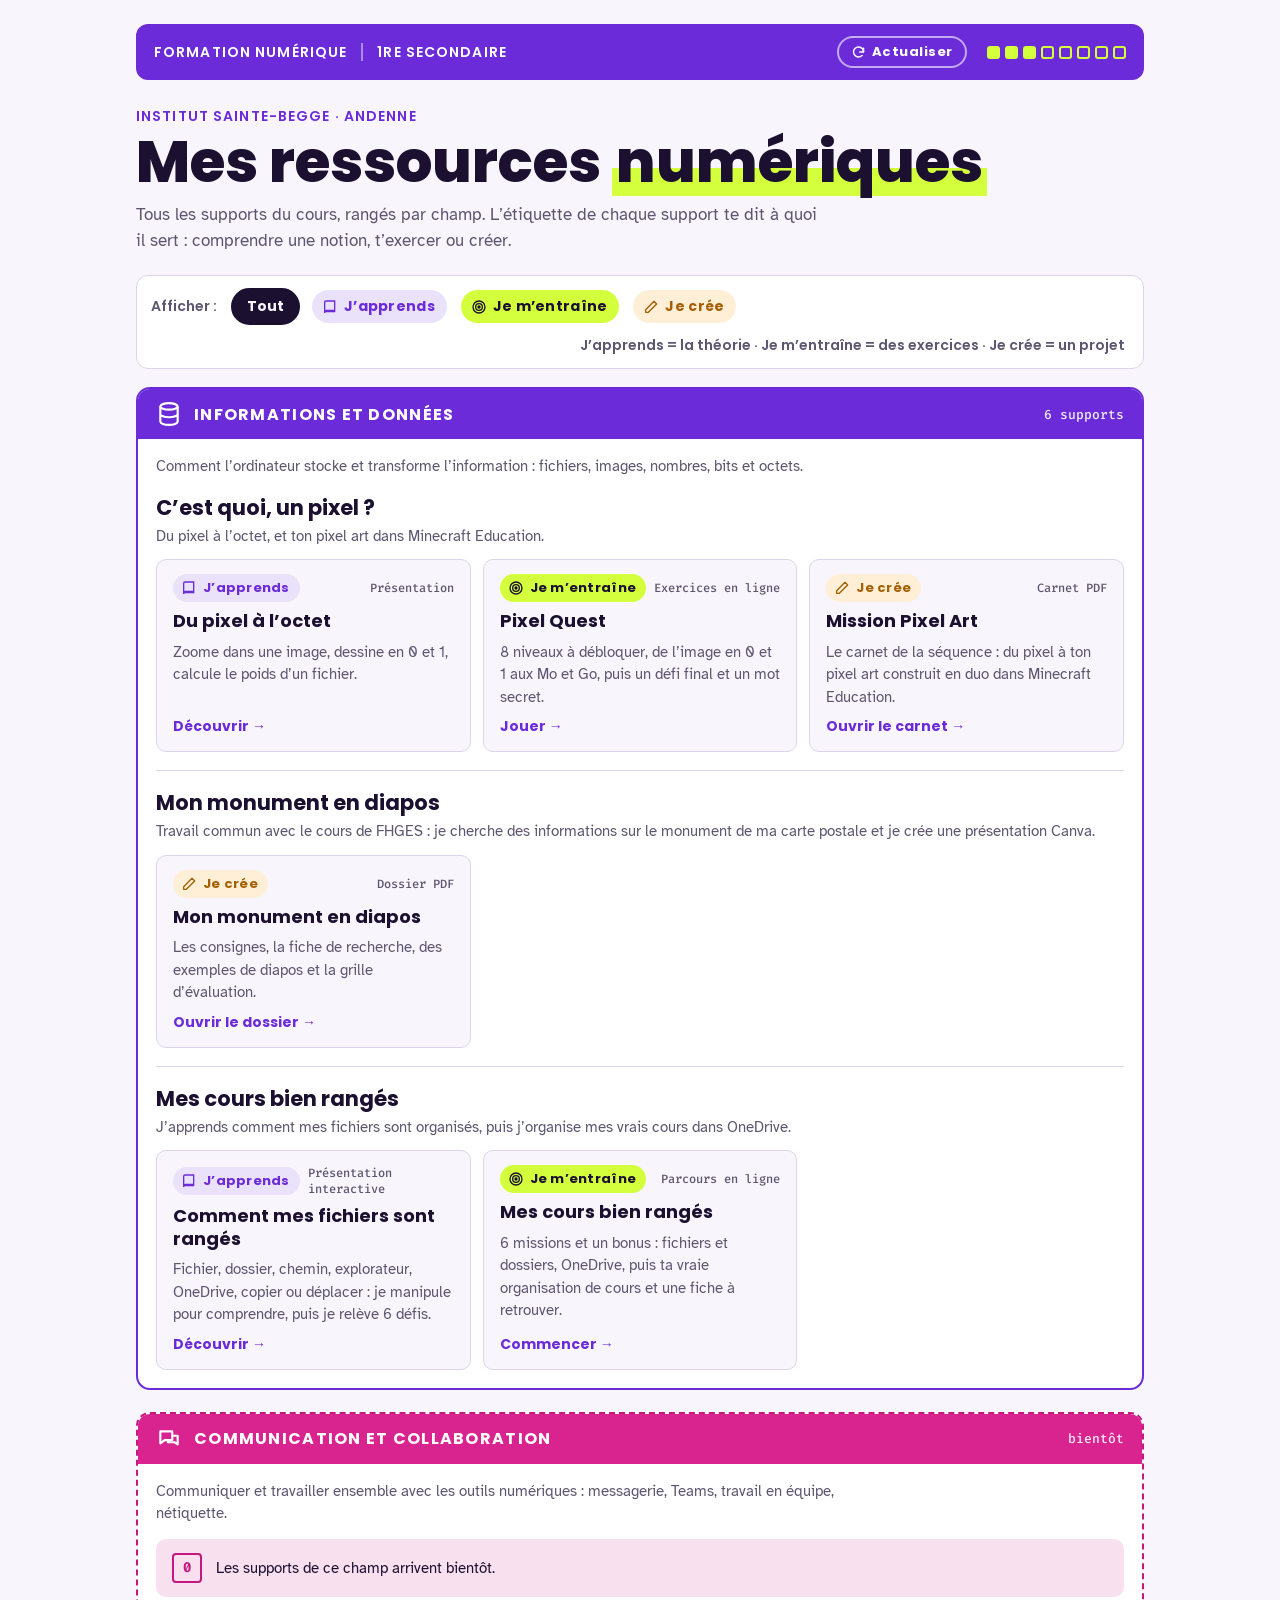
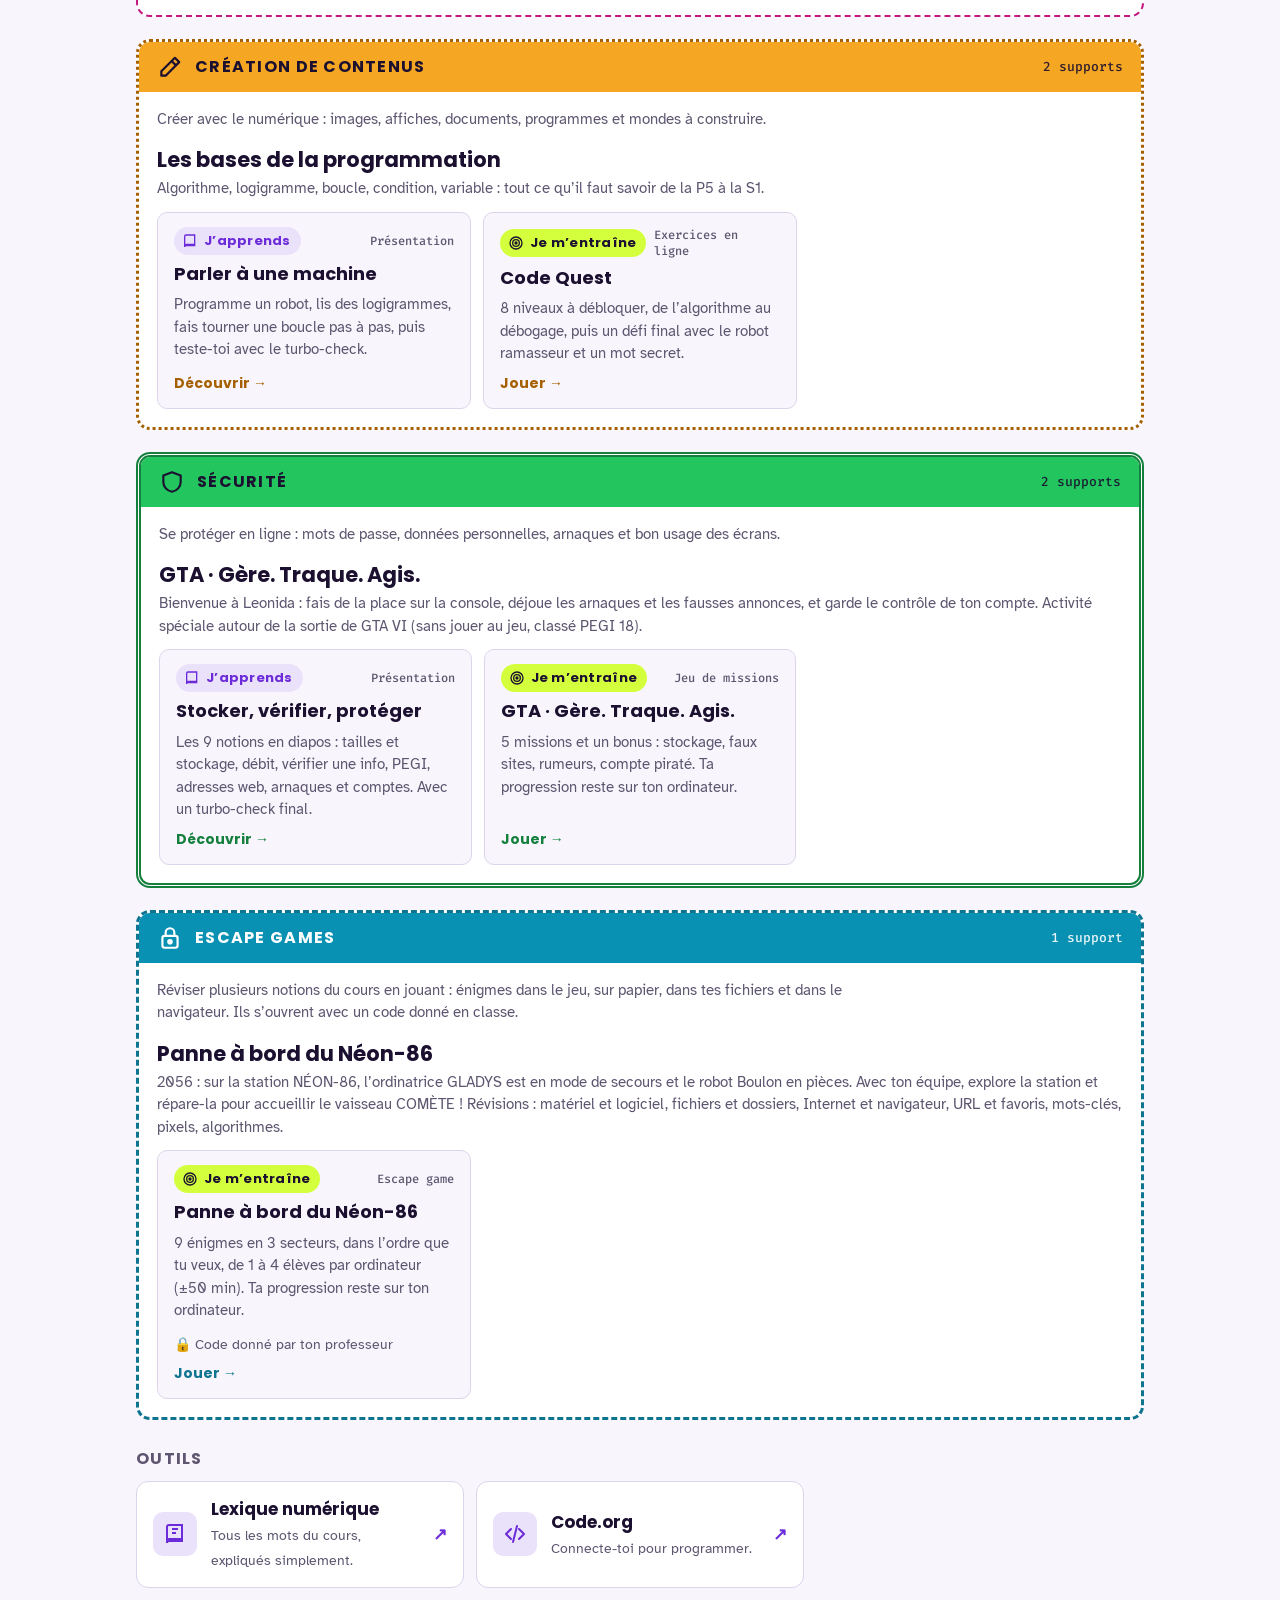
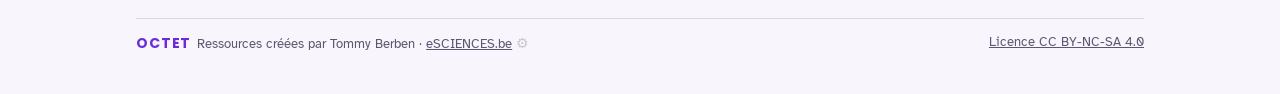
<file: index.html>
<!doctype html>
<html lang="fr">
<head>
<meta charset="utf-8">
<meta name="viewport" content="width=device-width, initial-scale=1">
<title>S1 · Formation numérique</title>
<meta name="description" content="Les ressources du cours de formation numérique de 1re secondaire, classées par champ : Informations et données, Communication et collaboration, Création de contenus, Sécurité, et des escape games de révision.">
<link rel="preconnect" href="https://fonts.googleapis.com">
<link rel="stylesheet" href="https://fonts.googleapis.com/css2?family=Atkinson+Hyperlegible:wght@400;700&family=Poppins:wght@600;700;800&family=Fira+Code:wght@500&display=swap">
<style>
/* Portail élèves, charte OCTET : un bandeau, un filtre J'apprends / Je m'entraîne / Je crée, puis les 4 champs du cours, chacun avec sa couleur, son picto et son style de bordure */
:root {
  --fond: #F8F6FC; --surface: #FFFFFF; --encre: #1B1030; --discret: #5E5670; --filet: #DCD4EA;
  --violet: #6C2BD9; --violet-texte: #6C2BD9; --violet-clair: #EAE1FA;
  --magenta: #D9248F; --magenta-texte: #C2187F; --magenta-clair: #F9E0EF;
  --ambre: #F5A623; --ambre-texte: #A65F00; --ambre-clair: #FEEFD6;
  --vert: #22C55E; --vert-texte: #15803D; --vert-clair: #E0F7E8;
  --neon: #D4FF3D; --sur-neon: #1B1030;
  --f-titre: "Poppins", Arial, sans-serif; --f-corps: "Atkinson Hyperlegible", Verdana, sans-serif; --f-code: "Fira Code", Consolas, monospace;
}
@media (prefers-color-scheme: dark) { :root {
  --fond: #140C24; --surface: #1F1634; --encre: #F2EDFB; --discret: #B7AECB; --filet: #3A2E55;
  --violet: #7C3AED; --violet-texte: #B794FF; --violet-clair: #2C1F4A;
  --magenta-texte: #F472B6; --magenta-clair: #3A1530;
  --ambre-texte: #FBBF24; --ambre-clair: #36260C;
  --vert-texte: #4ADE80; --vert-clair: #12301F; color-scheme: dark; } }

* { box-sizing: border-box; }
[hidden] { display: none !important; }
body { margin: 0; background: var(--fond); color: var(--encre); font-family: var(--f-corps); font-size: 17px; line-height: 1.5; }
.page { max-width: 1040px; margin: 0 auto; padding: 24px 16px 40px; }
a { color: inherit; }
:focus-visible { outline: 3px solid var(--neon); outline-offset: 2px; }

/* Bandeau OCTET */
.bandeau { display: flex; align-items: center; gap: 14px; padding: 12px 18px; border-radius: 12px; background: var(--violet); color: #FFFFFF;
  font: 600 14px var(--f-titre); letter-spacing: .08em; text-transform: uppercase; flex-wrap: wrap; }
.bandeau .sep { width: 2px; height: 18px; background: currentColor; opacity: .45; }
.actualiser { margin-left: auto; display: inline-flex; align-items: center; gap: 6px; font: 700 13px var(--f-titre); letter-spacing: .04em; text-transform: none; background: transparent; color: #FFFFFF; border: 2px solid rgba(255,255,255,.6); border-radius: 999px; padding: 4px 12px; cursor: pointer; }
.actualiser:hover, .actualiser:focus-visible { background: #FFFFFF; color: var(--violet); }
.actualiser svg { width: 15px; height: 15px; }
.actualiser.tourne svg { animation: tourne .8s linear infinite; }
@keyframes tourne { to { transform: rotate(360deg); } }
@media (prefers-reduced-motion: reduce) { .actualiser.tourne svg { animation: none; } }
.bandeau .octet { margin-left: 6px; display: flex; gap: 5px; }
.bandeau .octet i { width: 13px; height: 13px; border: 2px solid var(--neon); border-radius: 3px; }
.bandeau .octet i.on { background: var(--neon); }

header.titre { margin: 26px 0 18px; }
.eyebrow { font: 600 14px var(--f-titre); letter-spacing: .08em; text-transform: uppercase; color: var(--violet-texte); margin: 0 0 4px; }
h1 { font: 800 clamp(34px, 6vw, 58px)/1.06 var(--f-titre); margin: 0 0 10px; text-wrap: balance; }
h1 .neon { background: linear-gradient(transparent 58%, var(--neon) 58%, var(--neon) 92%, transparent 92%); padding: 0 4px; }
@media (prefers-color-scheme: dark) { h1 .neon { background: var(--neon); color: var(--sur-neon); border-radius: 6px; padding: 0 8px; } }
.intro { color: var(--discret); max-width: 62ch; margin: 0; }

/* Étiquettes */
.etiquette { display: inline-flex; align-items: center; gap: 6px; font: 700 13px var(--f-titre); letter-spacing: .02em; padding: 4px 10px 4px 8px; border-radius: 999px; white-space: nowrap; }
.etiquette svg { width: 16px; height: 16px; flex: none; }
.apprends { background: var(--violet-clair); color: var(--violet-texte); }
.entraine { background: var(--neon); color: var(--sur-neon); }
.cree { background: var(--ambre-clair); color: var(--ambre-texte); }

/* Filtre */
.filtre { display: flex; align-items: center; gap: 10px; flex-wrap: wrap; margin: 22px 0 8px; padding: 12px 14px; background: var(--surface); border: 1.5px solid var(--filet); border-radius: 12px; }
.filtre > span { font: 600 14px var(--f-titre); color: var(--discret); margin-right: 4px; }
.filtre button { font: inherit; cursor: pointer; border: 2px solid transparent; background: transparent; padding: 0; border-radius: 999px; }
.filtre button .etiquette { font-size: 14px; padding: 6px 12px 6px 10px; }
.filtre button.tous { font: 700 14px var(--f-titre); padding: 6px 14px; border: 2px solid var(--filet); color: var(--encre); }
.filtre button[aria-pressed="true"] { border-color: var(--encre); }
.filtre button.tous[aria-pressed="true"] { background: var(--encre); color: var(--fond); }
.filtre .aide { margin-left: auto; font-size: 14px; color: var(--discret); }

/* Champs */
.champs { display: grid; gap: 22px; margin-top: 18px; }
.champ { background: var(--surface); border: var(--bw, 2px) var(--bs, solid) var(--ct); border-radius: 14px; overflow: hidden; }
.champ > header { display: flex; align-items: center; gap: 12px; padding: 12px 18px; background: var(--c); color: var(--cs); }
.champ > header svg { width: 26px; height: 26px; flex: none; }
.champ > header h2 { margin: 0; font: 700 16px var(--f-titre); letter-spacing: .08em; text-transform: uppercase; }
.champ > header .compte { margin-left: auto; font: 500 13px var(--f-code); opacity: .9; }
.champ .corps { padding: 16px 18px 18px; }
.champ .quoi { margin: 0 0 14px; color: var(--discret); font-size: 15px; max-width: 70ch; }
.c-info { --c: var(--violet); --ct: var(--violet-texte); --cs: #FFFFFF; --cc: var(--violet-clair); --bs: solid; }
.c-comm { --c: var(--magenta); --ct: var(--magenta-texte); --cs: #FFFFFF; --cc: var(--magenta-clair); --bs: dashed; }
.c-crea { --c: var(--ambre); --ct: var(--ambre-texte); --cs: #1B1030; --cc: var(--ambre-clair); --bs: dotted; --bw: 3px; }
.c-secu { --c: var(--vert); --ct: var(--vert-texte); --cs: #1B1030; --cc: var(--vert-clair); --bs: double; --bw: 5px; }
.c-jeux { --c: #0891B2; --ct: #0E7490; --cs: #FFFFFF; --cc: #DDF4F8; --bs: dashed; --bw: 3px; }
@media (prefers-color-scheme: dark) { .c-jeux { --ct: #67E8F9; --cc: #0C2F38; } }
.verrou-code { display: inline-flex; align-items: center; gap: 6px; font-size: 14px; color: var(--discret); margin-top: 4px; }

/* Séquence et supports */
.sequence + .sequence { margin-top: 18px; padding-top: 16px; border-top: 1.5px solid var(--filet); }
.sequence h3 { margin: 0 0 2px; font: 700 21px var(--f-titre); }
.sequence .sous { margin: 0 0 12px; font-size: 15px; color: var(--discret); }
.supports { display: grid; grid-template-columns: repeat(auto-fill, minmax(260px, 1fr)); gap: 12px; }
.support { display: flex; flex-direction: column; gap: 8px; padding: 14px 16px; border-radius: 10px; border: 1.5px solid var(--filet); background: var(--fond); text-decoration: none; transition: transform .12s, border-color .12s; }
.support:hover { transform: translateY(-2px); border-color: var(--ct); }
.support .haut { display: flex; align-items: center; justify-content: space-between; gap: 8px; }
.support .format { font: 500 12px var(--f-code); color: var(--discret); }
.support b { font: 700 18px/1.25 var(--f-titre); }
.support p { margin: 0; font-size: 15px; color: var(--discret); }
.support .ouvrir { margin-top: auto; font: 700 14px var(--f-titre); color: var(--ct); }
.support.bientot { cursor: default; border-style: dashed; opacity: .75; }
.support.bientot:hover { transform: none; border-color: var(--filet); }
@media (prefers-reduced-motion: reduce) { .support { transition: none; } .support:hover { transform: none; } }

.vide { display: flex; align-items: center; gap: 14px; padding: 14px 16px; border-radius: 10px; background: var(--cc); }
.vide .bit { width: 30px; height: 30px; flex: none; border: 2px solid var(--ct); border-radius: 4px; display: grid; place-items: center; font: 700 14px var(--f-code); color: var(--ct); }
.vide p { margin: 0; font-size: 15px; }
.rien { display: none; padding: 12px 16px; border-radius: 10px; background: var(--fond); color: var(--discret); font-size: 15px; }

/* Consignes du jour */
.consignes { margin: 0 0 20px; border: 3px solid var(--violet-texte); border-radius: 14px; background: var(--surface); overflow: hidden; }
.consignes > header { display: flex; align-items: center; gap: 12px; flex-wrap: wrap; padding: 12px 20px; background: var(--neon); color: #1B1030; }
.consignes > header h2 { margin: 0; font: 800 22px var(--f-titre); }
.consignes > header .date { font: 600 16px var(--f-titre); }
.consignes ol { list-style: none; margin: 0; padding: 16px 20px 20px; display: grid; gap: 14px; counter-reset: c; }
.consignes li { display: grid; grid-template-columns: 42px 1fr; gap: 14px; align-items: start; font: 400 clamp(19px, 2.4vw, 24px)/1.4 var(--f-corps); }
.consignes li b { font-weight: 800; }
.consignes li .txt p { margin: 0; }
.consignes li .txt p + p, .consignes li .txt ul + p, .consignes li .txt p + ul { margin-top: 6px; }
.consignes li .txt ul { margin: 0; padding-left: 1.2em; list-style: disc; display: block; }
.consignes li .txt ul li { display: list-item; font: inherit; }
.consignes li .txt ul li::before { content: none; }
.consignes li::before { counter-increment: c; content: counter(c); width: 42px; height: 42px; display: grid; place-items: center; background: var(--violet); color: #FFFFFF; border-radius: 6px; font: 800 22px var(--f-titre); }
.brouillon { font: 700 12px var(--f-code); background: #1B1030; color: var(--neon); padding: 3px 10px; border-radius: 999px; }

/* Espace prof */
.prof { margin: 0 0 20px; padding: 16px 18px; border-radius: 14px; border: 2px dashed var(--ambre-texte); background: var(--ambre-clair); }
.prof h2 { margin: 0 0 4px; font: 700 18px var(--f-titre); color: var(--ambre-texte); }
.prof .ligne { display: flex; gap: 10px; align-items: center; flex-wrap: wrap; margin: 8px 0; }
.prof label { font: 600 14px var(--f-titre); }
.prof input[type=date], .prof textarea { font: 16px var(--f-corps); padding: 8px 10px; border: 2px solid var(--filet); border-radius: 8px; background: var(--surface); color: var(--encre); }
.prof .edit { display: grid; gap: 8px; margin: 10px 0; }
.prof .edit-ligne { display: grid; grid-template-columns: 34px 1fr auto; gap: 8px; align-items: start; }
.prof .edit-ligne span { width: 34px; height: 34px; display: grid; place-items: center; background: var(--violet); color: #fff; border-radius: 6px; font: 800 16px var(--f-titre); }
.prof textarea { width: 100%; min-height: 42px; resize: vertical; overflow: hidden; }
.prof .outils { display: flex; gap: 8px; align-items: center; flex-wrap: wrap; margin: 10px 0 0; }
.prof .outils button.gras { font-weight: 900; min-width: 40px; }
.prof .aide { font-size: 14px; color: var(--discret); }
.prof .aide code { font: 13px var(--f-code); background: var(--surface); padding: 1px 5px; border-radius: 4px; }
.prof button { font: 700 14px var(--f-titre); border-radius: 8px; padding: 8px 14px; cursor: pointer; border: 2px solid var(--violet-texte); background: transparent; color: var(--violet-texte); }
.prof button.plein { background: var(--violet); border-color: var(--violet); color: #fff; }
.prof button.suppr { padding: 6px 10px; border-color: var(--filet); color: var(--discret); }
.prof .etapes-pub { margin: 10px 0 0; padding: 10px 14px; border-radius: 10px; background: var(--surface); font-size: 15px; }
.prof .etapes-pub ol { margin: 6px 0 0; padding-left: 20px; }
.prof .etapes-pub a { color: var(--violet-texte); font-weight: 700; }
.prof .msg { font-size: 14px; color: var(--discret); }
.statut { margin: 6px 0 0; padding: 8px 12px; border-radius: 8px; font: 600 14px var(--f-titre); background: var(--surface); }
.statut.ok { color: #15803D; } .statut.attente { color: var(--ambre-texte); }
.prof details { margin-top: 10px; background: var(--surface); border-radius: 10px; padding: 8px 14px; font-size: 14px; }
.prof details summary { cursor: pointer; font: 700 14px var(--f-titre); color: var(--violet-texte); }
.prof details ol { margin: 6px 0; padding-left: 20px; }
.prof details input { font: 14px var(--f-code); padding: 6px 8px; border: 2px solid var(--filet); border-radius: 8px; background: var(--surface); color: var(--encre); width: min(100%, 360px); }
.code-prof { display: flex; gap: 8px; align-items: center; flex-wrap: wrap; margin: 0 0 16px; font-size: 14px; }
.code-prof input { font: 15px var(--f-code); padding: 6px 8px; border: 2px solid var(--filet); border-radius: 8px; background: var(--surface); color: var(--encre); width: 130px; }
.code-prof button { font: 700 13px var(--f-titre); padding: 6px 12px; border-radius: 8px; border: 2px solid var(--violet-texte); background: transparent; color: var(--violet-texte); cursor: pointer; }
.roue { border: 0; background: transparent; color: var(--discret); opacity: .3; cursor: pointer; font-size: 14px; padding: 2px 4px; }
.roue:hover, .roue:focus-visible { opacity: 1; }

/* Outils */
.outils { margin-top: 26px; }
.outils h2 { font: 700 16px var(--f-titre); letter-spacing: .08em; text-transform: uppercase; color: var(--discret); margin: 0 0 10px; }
.outils .liste { display: grid; grid-template-columns: repeat(auto-fill, minmax(260px, 1fr)); gap: 12px; }
.outil { display: flex; gap: 14px; align-items: center; padding: 14px 16px; border-radius: 12px; background: var(--surface); border: 1.5px solid var(--filet); text-decoration: none; color: var(--encre); }
.outil:hover, .outil:focus-visible { border-color: var(--violet-texte); }
.outil .ico { width: 44px; height: 44px; flex: none; border-radius: 10px; display: grid; place-items: center; background: var(--violet-clair); color: var(--violet-texte); }
.outil .ico svg { width: 24px; height: 24px; }
.outil b { display: block; font: 700 17px var(--f-titre); }
.outil span.txt { font-size: 14px; color: var(--discret); }
.outil .ext { margin-left: auto; color: var(--violet-texte); font-weight: 700; }

footer { margin-top: 30px; padding-top: 14px; border-top: 1.5px solid var(--filet); display: flex; justify-content: space-between; gap: 12px; flex-wrap: wrap; font-size: 13px; color: var(--discret); }
footer .logo { font: 700 14px var(--f-titre); letter-spacing: .06em; color: var(--violet-texte); margin-right: 6px; }
</style>
</head>
<body>
<div class="page">

  <div class="bandeau"><span>Formation numérique</span><span class="sep"></span><span>1re secondaire</span>
    <button type="button" class="actualiser" id="actualiser" title="Afficher les derniers documents ajoutés"><svg viewBox="0 0 24 24" fill="none" stroke="currentColor" stroke-width="2.4" stroke-linecap="round" stroke-linejoin="round" aria-hidden="true"><path d="M20 11a8 8 0 1 0-2.3 5.7"/><path d="M20 5v6h-6"/></svg>Actualiser</button>
    <span class="octet" aria-hidden="true"><i class="on"></i><i class="on"></i><i class="on"></i><i></i><i></i><i></i><i></i><i></i></span></div>

  <header class="titre">
    <p class="eyebrow">Institut Sainte-Begge · Andenne</p>
    <h1>Mes ressources <span class="neon">numériques</span></h1>
    <p class="intro">Tous les supports du cours, rangés par champ. L’étiquette de chaque support te dit à quoi il sert : comprendre une notion, t’exercer ou créer.</p>
  </header>

  <div class="code-prof" id="code-prof" hidden><label for="code-input">Code enseignant :</label><input type="password" id="code-input" autocomplete="off"><button type="button" id="code-ok">OK</button><span id="code-msg" class="msg"></span></div>

  <section class="prof" id="prof" hidden aria-label="Espace enseignant">
    <h2>Espace prof · consignes du jour</h2>
    <p class="msg" style="margin:0">Écris tes consignes : elles s’affichent en grand en haut de la page, <b>sur cet ordinateur uniquement</b> (l’écran de la classe). Elles restent affichées quand tu quittes le mode prof, même après avoir fermé la page.</p>
    <div class="ligne"><span class="aide">La date affichée suit automatiquement la date du jour.</span><label style="display:flex;gap:6px;align-items:center"><input type="checkbox" id="c-visible" checked> Afficher à l’écran</label></div>
    <div class="outils"><button type="button" class="gras" id="c-gras" title="Mettre en gras (Ctrl+B)" aria-label="Mettre en gras la sélection">B</button><button type="button" id="c-puce" title="Ajouter une puce à la ligne">• Puce</button><span class="aide">Sélectionne un mot puis clique sur <b>B</b> (ou Ctrl+B) → <code>**mot**</code>. Une ligne qui commence par <code>- </code> devient une puce. Entrée pour aller à la ligne.</span></div>
    <div class="edit" id="c-edit"></div>
    <div class="ligne"><button type="button" id="c-ajout">+ Ajouter une consigne</button><button type="button" id="c-vider">Tout effacer</button><button type="button" class="plein" id="c-quitter">Terminer et quitter le mode prof</button></div>
  </section>

  <section class="consignes" id="consignes" hidden aria-live="polite">
    <header><h2>Consignes du jour</h2><span class="date" id="consignes-date"></span></header>
    <ol id="consignes-liste"></ol>
  </section>

  <div class="filtre" role="group" aria-label="Afficher les supports">
    <span>Afficher :</span>
    <button type="button" class="tous" data-filtre="tous" aria-pressed="true">Tout</button>
    <button type="button" data-filtre="apprends" aria-pressed="false"><span class="etiquette apprends"><svg viewBox="0 0 24 24" fill="none" stroke="currentColor" stroke-width="2" aria-hidden="true"><path d="M4 5a2 2 0 0 1 2-2h13v16H6a2 2 0 0 0-2 2V5z"/><path d="M4 19a2 2 0 0 1 2-2h13"/></svg>J’apprends</span></button>
    <button type="button" data-filtre="entraine" aria-pressed="false"><span class="etiquette entraine"><svg viewBox="0 0 24 24" fill="none" stroke="currentColor" stroke-width="2" aria-hidden="true"><circle cx="12" cy="12" r="9"/><circle cx="12" cy="12" r="5"/><circle cx="12" cy="12" r="1.5" fill="currentColor"/></svg>Je m’entraîne</span></button>
    <button type="button" data-filtre="cree" aria-pressed="false"><span class="etiquette cree"><svg viewBox="0 0 24 24" fill="none" stroke="currentColor" stroke-width="2" stroke-linejoin="round" aria-hidden="true"><path d="M16.5 3.5l4 4L8 20H4v-4L16.5 3.5z"/></svg>Je crée</span></button>
    <span class="aide">J’apprends = la théorie · Je m’entraîne = des exercices · Je crée = un projet</span>
  </div>

  <main class="champs">

    <!-- Informations et données -->
    <section class="champ c-info" id="informations-donnees">
      <header><svg viewBox="0 0 24 24" fill="none" stroke="currentColor" stroke-width="2" aria-hidden="true"><ellipse cx="12" cy="5" rx="8" ry="3"/><path d="M4 5v14c0 1.7 3.6 3 8 3s8-1.3 8-3V5M4 12c0 1.7 3.6 3 8 3s8-1.3 8-3"/></svg><h2>Informations et données</h2><span class="compte"></span></header>
      <div class="corps">
        <p class="quoi">Comment l’ordinateur stocke et transforme l’information : fichiers, images, nombres, bits et octets.</p>

        <div class="sequence">
          <h3>C’est quoi, un pixel&nbsp;?</h3>
          <p class="sous">Du pixel à l’octet, et ton pixel art dans Minecraft Education.</p>
          <div class="supports">
            <a class="support" data-type="apprends" href="pixel/du-pixel-a-l-octet.html">
              <span class="haut"><span class="etiquette apprends"><svg viewBox="0 0 24 24" fill="none" stroke="currentColor" stroke-width="2" aria-hidden="true"><path d="M4 5a2 2 0 0 1 2-2h13v16H6a2 2 0 0 0-2 2V5z"/><path d="M4 19a2 2 0 0 1 2-2h13"/></svg>J’apprends</span><span class="format">Présentation</span></span>
              <b>Du pixel à l’octet</b>
              <p>Zoome dans une image, dessine en 0 et 1, calcule le poids d’un fichier.</p>
              <span class="ouvrir">Découvrir →</span>
            </a>
            <a class="support" data-type="entraine" href="pixel/pixel-quest.html">
              <span class="haut"><span class="etiquette entraine"><svg viewBox="0 0 24 24" fill="none" stroke="currentColor" stroke-width="2" aria-hidden="true"><circle cx="12" cy="12" r="9"/><circle cx="12" cy="12" r="5"/><circle cx="12" cy="12" r="1.5" fill="currentColor"/></svg>Je m’entraîne</span><span class="format">Exercices en ligne</span></span>
              <b>Pixel Quest</b>
              <p>8 niveaux à débloquer, de l’image en 0 et 1 aux Mo et Go, puis un défi final et un mot secret.</p>
              <span class="ouvrir">Jouer →</span>
            </a>
            <a class="support" data-type="cree" href="pixel/sequence-pixel.pdf" target="_blank" rel="noopener">
              <span class="haut"><span class="etiquette cree"><svg viewBox="0 0 24 24" fill="none" stroke="currentColor" stroke-width="2" stroke-linejoin="round" aria-hidden="true"><path d="M16.5 3.5l4 4L8 20H4v-4L16.5 3.5z"/></svg>Je crée</span><span class="format">Carnet PDF</span></span>
              <b>Mission Pixel Art</b>
              <p>Le carnet de la séquence : du pixel à ton pixel art construit en duo dans Minecraft Education.</p>
              <span class="ouvrir">Ouvrir le carnet →</span>
            </a>
          </div>
        </div>

        <div class="sequence">
          <h3>Mon monument en diapos</h3>
          <p class="sous">Travail commun avec le cours de FHGES : je cherche des informations sur le monument de ma carte postale et je crée une présentation Canva.</p>
          <div class="supports">
            <a class="support" data-type="cree" href="monument/mon-monument-en-diapos.pdf" target="_blank" rel="noopener">
              <span class="haut"><span class="etiquette cree"><svg viewBox="0 0 24 24" fill="none" stroke="currentColor" stroke-width="2" stroke-linejoin="round" aria-hidden="true"><path d="M16.5 3.5l4 4L8 20H4v-4L16.5 3.5z"/></svg>Je crée</span><span class="format">Dossier PDF</span></span>
              <b>Mon monument en diapos</b>
              <p>Les consignes, la fiche de recherche, des exemples de diapos et la grille d’évaluation.</p>
              <span class="ouvrir">Ouvrir le dossier →</span>
            </a>
          </div>
        </div>

        <div class="sequence">
          <h3>Mes cours bien rangés</h3>
          <p class="sous">J’apprends comment mes fichiers sont organisés, puis j’organise mes vrais cours dans OneDrive.</p>
          <div class="supports">
            <a class="support" data-type="apprends" href="ranger/comprendre.html">
              <span class="haut"><span class="etiquette apprends"><svg viewBox="0 0 24 24" fill="none" stroke="currentColor" stroke-width="2" aria-hidden="true"><path d="M4 5a2 2 0 0 1 2-2h13v16H6a2 2 0 0 0-2 2V5z"/><path d="M4 19a2 2 0 0 1 2-2h13"/></svg>J’apprends</span><span class="format">Présentation interactive</span></span>
              <b>Comment mes fichiers sont rangés</b>
              <p>Fichier, dossier, chemin, explorateur, OneDrive, copier ou déplacer : je manipule pour comprendre, puis je relève 6 défis.</p>
              <span class="ouvrir">Découvrir →</span>
            </a>
            <a class="support" data-type="entraine" href="ranger/index.html">
              <span class="haut"><span class="etiquette entraine"><svg viewBox="0 0 24 24" fill="none" stroke="currentColor" stroke-width="2" aria-hidden="true"><circle cx="12" cy="12" r="9"/><circle cx="12" cy="12" r="5"/><circle cx="12" cy="12" r="1.5" fill="currentColor"/></svg>Je m’entraîne</span><span class="format">Parcours en ligne</span></span>
              <b>Mes cours bien rangés</b>
              <p>6 missions et un bonus : fichiers et dossiers, OneDrive, puis ta vraie organisation de cours et une fiche à retrouver.</p>
              <span class="ouvrir">Commencer →</span>
            </a>
          </div>
        </div>
        <p class="rien">Aucun support de ce type dans ce champ pour l’instant.</p>
      </div>
    </section>

    <!-- Communication et collaboration -->
    <section class="champ c-comm" id="communication-collaboration">
      <header><svg viewBox="0 0 24 24" fill="none" stroke="currentColor" stroke-width="2" stroke-linejoin="round" aria-hidden="true"><path d="M4 5h11v8H8l-4 3V5z"/><path d="M15 9h5v8l-3-2h-6v-2"/></svg><h2>Communication et collaboration</h2><span class="compte"></span></header>
      <div class="corps">
        <p class="quoi">Communiquer et travailler ensemble avec les outils numériques : messagerie, Teams, travail en équipe, nétiquette.</p>
        <div class="vide"><span class="bit">0</span><p>Les supports de ce champ arrivent bientôt.</p></div>
        <p class="rien">Aucun support de ce type dans ce champ pour l’instant.</p>
      </div>
    </section>

    <!-- Création de contenus -->
    <section class="champ c-crea" id="creation-contenus">
      <header><svg viewBox="0 0 24 24" fill="none" stroke="currentColor" stroke-width="2" stroke-linejoin="round" aria-hidden="true"><path d="M16.5 3.5l4 4L8 20H4v-4L16.5 3.5z"/><path d="M13.5 6.5l4 4"/></svg><h2>Création de contenus</h2><span class="compte"></span></header>
      <div class="corps">
        <p class="quoi">Créer avec le numérique : images, affiches, documents, programmes et mondes à construire.</p>

        <div class="sequence">
          <h3>Les bases de la programmation</h3>
          <p class="sous">Algorithme, logigramme, boucle, condition, variable : tout ce qu’il faut savoir de la P5 à la S1.</p>
          <div class="supports">
            <a class="support" data-type="apprends" href="programmation/parler-a-une-machine.html">
              <span class="haut"><span class="etiquette apprends"><svg viewBox="0 0 24 24" fill="none" stroke="currentColor" stroke-width="2" aria-hidden="true"><path d="M4 5a2 2 0 0 1 2-2h13v16H6a2 2 0 0 0-2 2V5z"/><path d="M4 19a2 2 0 0 1 2-2h13"/></svg>J’apprends</span><span class="format">Présentation</span></span>
              <b>Parler à une machine</b>
              <p>Programme un robot, lis des logigrammes, fais tourner une boucle pas à pas, puis teste-toi avec le turbo-check.</p>
              <span class="ouvrir">Découvrir →</span>
            </a>
            <a class="support" data-type="entraine" href="programmation/code-quest.html">
              <span class="haut"><span class="etiquette entraine"><svg viewBox="0 0 24 24" fill="none" stroke="currentColor" stroke-width="2" aria-hidden="true"><circle cx="12" cy="12" r="9"/><circle cx="12" cy="12" r="5"/><circle cx="12" cy="12" r="1.5" fill="currentColor"/></svg>Je m’entraîne</span><span class="format">Exercices en ligne</span></span>
              <b>Code Quest</b>
              <p>8 niveaux à débloquer, de l’algorithme au débogage, puis un défi final avec le robot ramasseur et un mot secret.</p>
              <span class="ouvrir">Jouer →</span>
            </a>
          </div>
        </div>
        <p class="rien">Aucun support de ce type dans ce champ pour l’instant.</p>
      </div>
    </section>

    <!-- Sécurité -->
    <section class="champ c-secu" id="securite">
      <header><svg viewBox="0 0 24 24" fill="none" stroke="currentColor" stroke-width="2" stroke-linejoin="round" aria-hidden="true"><path d="M12 3l8 3v6c0 4.5-3.4 8.2-8 9-4.6-.8-8-4.5-8-9V6l8-3z"/></svg><h2>Sécurité</h2><span class="compte"></span></header>
      <div class="corps">
        <p class="quoi">Se protéger en ligne : mots de passe, données personnelles, arnaques et bon usage des écrans.</p>

        <div class="sequence">
          <h3>GTA · Gère. Traque. Agis.</h3>
          <p class="sous">Bienvenue à Leonida : fais de la place sur la console, déjoue les arnaques et les fausses annonces, et garde le contrôle de ton compte. Activité spéciale autour de la sortie de GTA VI (sans jouer au jeu, classé PEGI 18).</p>
          <div class="supports">
            <a class="support" data-type="apprends" href="stocker-verifier-proteger/index.html">
              <span class="haut"><span class="etiquette apprends"><svg viewBox="0 0 24 24" fill="none" stroke="currentColor" stroke-width="2" aria-hidden="true"><path d="M4 5a2 2 0 0 1 2-2h13v16H6a2 2 0 0 0-2 2V5z"/><path d="M4 19a2 2 0 0 1 2-2h13"/></svg>J’apprends</span><span class="format">Présentation</span></span>
              <b>Stocker, vérifier, protéger</b>
              <p>Les 9 notions en diapos : tailles et stockage, débit, vérifier une info, PEGI, adresses web, arnaques et comptes. Avec un turbo-check final.</p>
              <span class="ouvrir">Découvrir →</span>
            </a>
            <a class="support" data-type="entraine" href="gta/index.html">
              <span class="haut"><span class="etiquette entraine"><svg viewBox="0 0 24 24" fill="none" stroke="currentColor" stroke-width="2" aria-hidden="true"><circle cx="12" cy="12" r="9"/><circle cx="12" cy="12" r="5"/><circle cx="12" cy="12" r="1.5" fill="currentColor"/></svg>Je m’entraîne</span><span class="format">Jeu de missions</span></span>
              <b>GTA · Gère. Traque. Agis.</b>
              <p>5 missions et un bonus : stockage, faux sites, rumeurs, compte piraté. Ta progression reste sur ton ordinateur.</p>
              <span class="ouvrir">Jouer →</span>
            </a>
          </div>
        </div>
        <p class="rien">Aucun support de ce type dans ce champ pour l’instant.</p>
      </div>
    </section>


    <!-- Escape games -->
    <section class="champ c-jeux" id="escape-games">
      <header><svg viewBox="0 0 24 24" fill="none" stroke="currentColor" stroke-width="2" stroke-linejoin="round" aria-hidden="true"><rect x="5" y="10" width="14" height="11" rx="2"/><path d="M8 10V7a4 4 0 0 1 8 0v3"/><circle cx="12" cy="15.5" r="1.6" fill="currentColor"/></svg><h2>Escape games</h2><span class="compte"></span></header>
      <div class="corps">
        <p class="quoi">Réviser plusieurs notions du cours en jouant : énigmes dans le jeu, sur papier, dans tes fichiers et dans le navigateur. Ils s’ouvrent avec un code donné en classe.</p>

        <div class="sequence">
          <h3>Panne à bord du Néon-86</h3>
          <p class="sous">2056 : sur la station NÉON-86, l’ordinatrice GLADYS est en mode de secours et le robot Boulon en pièces. Avec ton équipe, explore la station et répare-la pour accueillir le vaisseau COMÈTE ! Révisions : matériel et logiciel, fichiers et dossiers, Internet et navigateur, URL et favoris, mots-clés, pixels, algorithmes.</p>
          <div class="supports">
            <a class="support" data-type="entraine" href="escape-neon86/index.html">
              <span class="haut"><span class="etiquette entraine"><svg viewBox="0 0 24 24" fill="none" stroke="currentColor" stroke-width="2" aria-hidden="true"><circle cx="12" cy="12" r="9"/><circle cx="12" cy="12" r="5"/><circle cx="12" cy="12" r="1.5" fill="currentColor"/></svg>Je m’entraîne</span><span class="format">Escape game</span></span>
              <b>Panne à bord du Néon-86</b>
              <p>9 énigmes en 3 secteurs, dans l’ordre que tu veux, de 1 à 4 élèves par ordinateur (±50 min). Ta progression reste sur ton ordinateur.</p>
              <span class="verrou-code">🔒 Code donné par ton professeur</span>
              <span class="ouvrir">Jouer →</span>
            </a>
          </div>
        </div>
        <p class="rien">Aucun support de ce type dans ce champ pour l’instant.</p>
      </div>
    </section>

  </main>

  <section class="outils" aria-labelledby="outils-titre">
    <h2 id="outils-titre">Outils</h2>
    <div class="liste">
      <a class="outil" href="https://esciences.be/lexique-numerique/" target="_blank" rel="noopener"><span class="ico"><svg viewBox="0 0 24 24" fill="none" stroke="currentColor" stroke-width="2" aria-hidden="true"><path d="M4 5a2 2 0 0 1 2-2h13v16H6a2 2 0 0 0-2 2V5z"/><path d="M4 19a2 2 0 0 1 2-2h13M9 7h6M9 11h4"/></svg></span><span><b>Lexique numérique</b><span class="txt">Tous les mots du cours, expliqués simplement.</span></span><span class="ext" aria-hidden="true">↗</span></a>
      <a class="outil" href="https://studio.code.org/fr/users/sign_in" target="_blank" rel="noopener"><span class="ico"><svg viewBox="0 0 24 24" fill="none" stroke="currentColor" stroke-width="2" stroke-linecap="round" stroke-linejoin="round" aria-hidden="true"><path d="M8 7l-5 5 5 5M16 7l5 5-5 5M14 4l-4 16"/></svg></span><span><b>Code.org</b><span class="txt">Connecte-toi pour programmer.</span></span><span class="ext" aria-hidden="true">↗</span></a>
    </div>
  </section>

  <footer>
    <span><span class="logo">OCTET</span>Ressources créées par Tommy Berben · <a href="https://www.esciences.be">eSCIENCES.be</a><button type="button" class="roue" id="roue" aria-label="Accès enseignant" title="Accès enseignant">⚙</button></span>
    <a href="https://creativecommons.org/licenses/by-nc-sa/4.0/deed.fr">Licence CC BY-NC-SA 4.0</a>
  </footer>
</div>

<script>
(function () {
  /* Actualiser : recharge la page en contournant le cache, et transmet la même « version » aux documents liés */
  var v = new URLSearchParams(location.search).get('v');
  if (v) document.querySelectorAll('a[href]').forEach(function (a) {
    var h = a.getAttribute('href');
    if (/^(https?:|mailto:|#)/.test(h)) return;
    a.setAttribute('href', h + (h.indexOf('?') < 0 ? '?' : '&') + 'v=' + encodeURIComponent(v));
  });
  document.getElementById('actualiser').addEventListener('click', function () {
    this.classList.add('tourne');
    location.replace(location.pathname + '?v=' + Date.now().toString(36) + location.hash);
  });
})();
(function () {
  var champs = document.querySelectorAll('.champ');
  function compter() {
    champs.forEach(function (c) {
      var n = c.querySelectorAll('a.support').length;
      c.querySelector('.compte').textContent = n === 0 ? 'bientôt' : n + ' support' + (n > 1 ? 's' : '');
    });
  }
  function filtrer(f) {
    document.querySelectorAll('.filtre button').forEach(function (b) { b.setAttribute('aria-pressed', b.dataset.filtre === f ? 'true' : 'false'); });
    champs.forEach(function (c) {
      var visibles = 0;
      c.querySelectorAll('.support').forEach(function (s) { var ok = f === 'tous' || s.dataset.type === f; s.hidden = !ok; if (ok) visibles++; });
      c.querySelectorAll('.sequence').forEach(function (q) { q.hidden = f !== 'tous' && !q.querySelector('.support:not([hidden])'); });
      var vide = c.querySelector('.vide'), rien = c.querySelector('.rien');
      if (vide) vide.hidden = f !== 'tous';
      rien.style.display = (f !== 'tous' && visibles === 0) ? 'block' : 'none';
    });
  }
  document.querySelectorAll('.filtre button').forEach(function (b) { b.addEventListener('click', function () { filtrer(b.dataset.filtre); }); });
  compter();

  /* ---------- Consignes du jour (affichage local, écran de la classe) ---------- */
  var consignes = null, prof = false;
  try { prof = localStorage.getItem('s1-prof') === '1'; consignes = JSON.parse(localStorage.getItem('s1-consignes') || 'null'); } catch (e) {}
  var JOURS = ['dimanche', 'lundi', 'mardi', 'mercredi', 'jeudi', 'vendredi', 'samedi'], MOIS = ['janvier', 'février', 'mars', 'avril', 'mai', 'juin', 'juillet', 'août', 'septembre', 'octobre', 'novembre', 'décembre'];
  function dateFr(iso) { if (!iso) return ''; var d = new Date(iso + 'T12:00:00'); if (isNaN(d)) return ''; return JOURS[d.getDay()] + ' ' + d.getDate() + ' ' + MOIS[d.getMonth()]; }
  function aujourdhui() { var d = new Date(); return d.getFullYear() + '-' + String(d.getMonth() + 1).padStart(2, '0') + '-' + String(d.getDate()).padStart(2, '0'); }
  function echapper(t) { return t.replace(/&/g, '&amp;').replace(/</g, '&lt;').replace(/>/g, '&gt;').replace(/"/g, '&quot;'); }
  function gras(t) { return echapper(t).replace(/\*\*(.+?)\*\*/g, '<b>$1</b>'); }
  function miseEnForme(t) {
    var html = '', puces = [];
    function fermer() { if (puces.length) { html += '<ul>' + puces.map(function (p) { return '<li>' + gras(p) + '</li>'; }).join('') + '</ul>'; puces = []; } }
    t.split(/\r?\n/).forEach(function (l) {
      var m = l.match(/^\s*[-–•*]\s+(.*)$/);
      if (m) { puces.push(m[1]); return; }
      fermer(); if (l.trim()) html += '<p>' + gras(l) + '</p>';
    });
    fermer(); return html;
  }
  function afficher() {
    var bloc = document.getElementById('consignes');
    var liste = consignes ? (consignes.consignes || []).map(function (t) { return String(t).trim(); }).filter(Boolean) : [];
    if (!consignes || consignes.visible === false || !liste.length) { bloc.hidden = true; return; }
    var ol = document.getElementById('consignes-liste'); ol.innerHTML = '';
    liste.forEach(function (t) { var li = document.createElement('li'); var sp = document.createElement('div'); sp.className = 'txt'; sp.innerHTML = miseEnForme(t); li.appendChild(sp); ol.appendChild(li); });
    document.getElementById('consignes-date').textContent = dateFr(aujourdhui());
    bloc.hidden = false;
  }
  var edit = document.getElementById('c-edit');
  function enregistrer() {
    consignes = { visible: document.getElementById('c-visible').checked, consignes: Array.prototype.map.call(edit.querySelectorAll('textarea'), function (t) { return t.value; }) };
    try { localStorage.setItem('s1-consignes', JSON.stringify(consignes)); } catch (e) {}
    afficher();
  }
  function ligne(texte) {
    var d = document.createElement('div'); d.className = 'edit-ligne';
    d.innerHTML = '<span></span><textarea rows="1" aria-label="Consigne"></textarea><button type="button" class="suppr" aria-label="Supprimer cette consigne">✕</button>';
    var ta = d.querySelector('textarea');
    ta.value = texte || '';
    ta.addEventListener('input', function () { ajuster(ta); enregistrer(); });
    ta.addEventListener('focus', function () { dernier = ta; });
    ta.addEventListener('keydown', function (e) { if ((e.ctrlKey || e.metaKey) && (e.key === 'b' || e.key === 'B')) { e.preventDefault(); dernier = ta; mettreEnGras(); } });
    setTimeout(function () { ajuster(ta); }, 0);
    d.querySelector('button').addEventListener('click', function () { d.remove(); numeroter(); enregistrer(); });
    edit.appendChild(d); numeroter(); return d;
  }
  var dernier = null;
  function ajuster(ta) { ta.style.height = 'auto'; ta.style.height = ta.scrollHeight + 4 + 'px'; }
  function mettreEnGras() {
    var ta = dernier || edit.querySelector('textarea'); if (!ta) return;
    var a = ta.selectionStart, b = ta.selectionEnd, v = ta.value, sel = v.slice(a, b);
    if (sel && /^\*\*[\s\S]*\*\*$/.test(sel)) { ta.value = v.slice(0, a) + sel.slice(2, -2) + v.slice(b); ta.setSelectionRange(a, b - 4); }
    else if (v.slice(a - 2, a) === '**' && v.slice(b, b + 2) === '**') { ta.value = v.slice(0, a - 2) + sel + v.slice(b + 2); ta.setSelectionRange(a - 2, b - 2); }
    else { ta.value = v.slice(0, a) + '**' + sel + '**' + v.slice(b); ta.setSelectionRange(a + 2, b + 2); }
    ta.focus(); ajuster(ta); enregistrer();
  }
  function ajouterPuce() {
    var ta = dernier || edit.querySelector('textarea'); if (!ta) return;
    var v = ta.value, a = ta.selectionStart, debut = v.lastIndexOf('\n', a - 1) + 1;
    if (/^\s*[-–•*]\s/.test(v.slice(debut))) { ta.focus(); return; }
    ta.value = v.slice(0, debut) + '- ' + v.slice(debut); ta.setSelectionRange(a + 2, a + 2);
    ta.focus(); ajuster(ta); enregistrer();
  }
  function numeroter() { Array.prototype.forEach.call(edit.querySelectorAll('.edit-ligne span'), function (s, i) { s.textContent = i + 1; }); }
  function remplirEditeur() {
    var c = consignes || { visible: true, consignes: [] };
    document.getElementById('c-visible').checked = c.visible !== false;
    edit.innerHTML = '';
    var l = (c.consignes || []).slice(); while (l.length < 3) l.push('');
    l.forEach(function (t) { ligne(t); });
  }
  ['c-gras', 'c-puce'].forEach(function (id) { document.getElementById(id).addEventListener('mousedown', function (e) { e.preventDefault(); }); });
  document.getElementById('c-gras').addEventListener('click', mettreEnGras);
  document.getElementById('c-puce').addEventListener('click', ajouterPuce);
  /* la date suit le jour, même si la page reste ouverte */
  var jourAffiche = aujourdhui();
  setInterval(function () { if (aujourdhui() !== jourAffiche) { jourAffiche = aujourdhui(); afficher(); } }, 60000);
  document.addEventListener('visibilitychange', function () { if (!document.hidden) afficher(); });
  document.getElementById('c-visible').addEventListener('change', enregistrer);
  document.getElementById('c-ajout').addEventListener('click', function () { ligne('').querySelector('textarea').focus(); });
  document.getElementById('c-vider').addEventListener('click', function () { edit.innerHTML = ''; ligne(''); ligne(''); ligne(''); enregistrer(); });
  /* mode prof : roue dentée + code */
  function majProf() {
    document.getElementById('prof').hidden = !prof;
    try { localStorage.setItem('s1-prof', prof ? '1' : '0'); } catch (e) {}
    if (prof) remplirEditeur();
    afficher();
  }
  document.getElementById('roue').addEventListener('click', function () {
    if (prof) { document.getElementById('prof').scrollIntoView({ behavior: 'smooth' }); return; }
    var b = document.getElementById('code-prof'); b.hidden = !b.hidden; if (!b.hidden) { window.scrollTo({ top: 0 }); document.getElementById('code-input').focus(); }
  });
  function valider() {
    var i = document.getElementById('code-input'), m = document.getElementById('code-msg');
    if (i.value.trim().toUpperCase() === String.fromCharCode.apply(null, [80, 82, 79, 70, 50, 53, 53])) { prof = true; i.value = ''; m.textContent = ''; document.getElementById('code-prof').hidden = true; majProf(); }
    else { i.value = ''; m.textContent = 'Code incorrect'; i.focus(); }
  }
  document.getElementById('code-ok').addEventListener('click', valider);
  document.getElementById('code-input').addEventListener('keydown', function (e) { if (e.key === 'Enter') valider(); });
  document.getElementById('c-quitter').addEventListener('click', function () { enregistrer(); prof = false; majProf(); window.scrollTo({ top: 0, behavior: 'smooth' }); });
  majProf();
})();
</script>
</body>
</html>
</file>
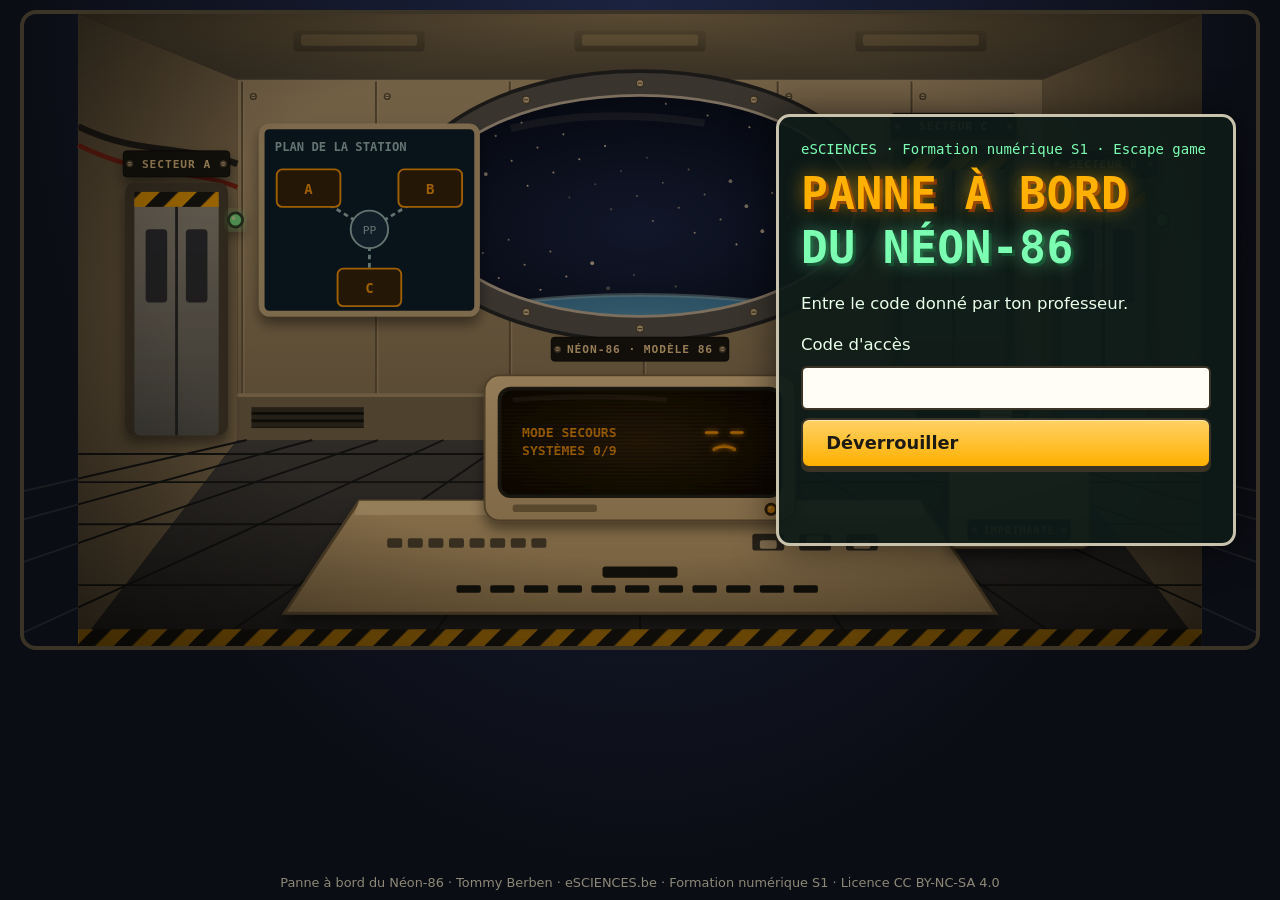
<file: escape-neon86/index.html>
<!DOCTYPE html>
<html lang="fr">
<head>
  <meta charset="utf-8">
  <meta name="viewport" content="width=device-width, initial-scale=1">
  <title>Panne à bord du Néon-86 · Escape game · Formation numérique S1</title>
  <meta name="description" content="Escape game numérique pour la formation numérique en 1re secondaire (eSCIENCES).">
  <link rel="icon" href="data:image/svg+xml,%3Csvg xmlns='http://www.w3.org/2000/svg' viewBox='0 0 16 16'%3E%3Crect width='16' height='16' rx='2' fill='%23ffb000'/%3E%3Crect x='4' y='0' width='7' height='5' fill='%23c9bfa4'/%3E%3Crect x='3' y='8' width='10' height='7' fill='%23f6f1e3'/%3E%3C/svg%3E">
  <link rel="stylesheet" href="css/style.css">
</head>
<body>
  <a class="evitement" href="#app">Aller au contenu</a>
  <header id="entete" class="entete" hidden>
    <div class="ent-logo" aria-hidden="true">NÉON-86</div>
    <span id="equipe-aff" class="ent-equipe" aria-label="Équipage"></span>
    <span id="compteur" class="ent-compteur"></span>
    <nav class="ent-nav" aria-label="Menu du jeu">
      <button class="btn btn-mini" id="btn-hub">🛰 Poste de pilotage</button>
      <button class="btn btn-mini" id="btn-carnet">📒 Carnet</button>
      <button class="btn btn-mini btn-perdu" id="btn-perdu">❓ Je suis perdu</button>
      <button class="btn btn-mini" id="btn-son" aria-pressed="false">🔇 Son coupé</button>
    </nav>
  </header>
  <div id="objectif" class="objectif" hidden><span class="obj-lieu">📍 <span id="obj-lieu"></span></span><span class="obj-txt">🎯 <span id="obj-txt"></span></span></div>

  <main id="app" class="app"></main>

  <div id="toast" class="toast" role="status" aria-live="polite" hidden></div>
  <footer class="pied">Panne à bord du Néon-86 · Tommy Berben · eSCIENCES.be · Formation numérique S1 · Licence CC BY-NC-SA 4.0</footer>

  <script src="js/data.js"></script>
  <script src="js/art.js"></script>
  <script src="js/scenes.js"></script>
  <script src="js/engine.js"></script>
</body>
</html>
</file>
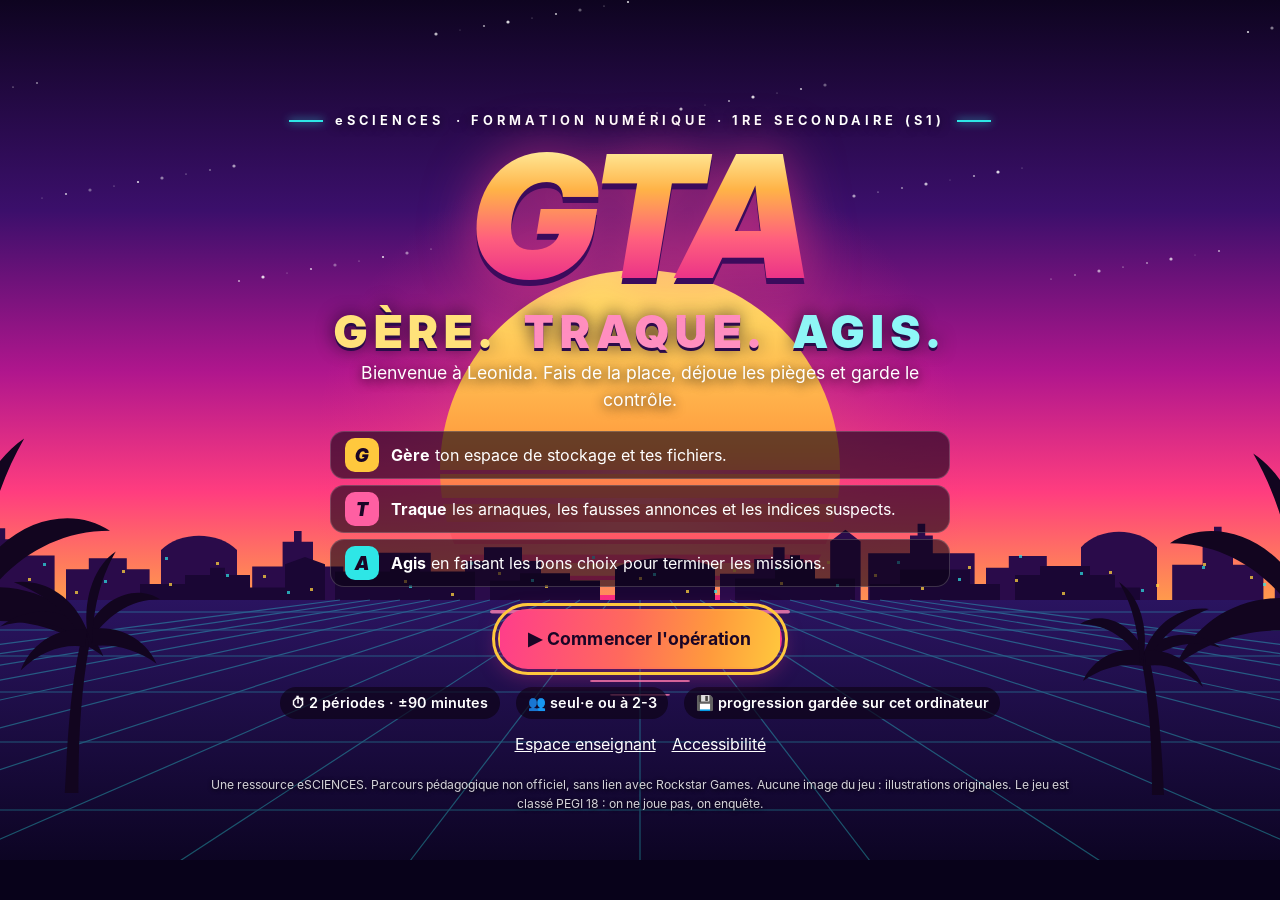
<file: gta/index.html>
<!DOCTYPE html>
<html lang="fr-BE">
<head>
  <meta charset="UTF-8">
  <meta name="viewport" content="width=device-width, initial-scale=1">
  <meta name="description" content="GTA · Gère. Traque. Agis. Parcours interactif de Formation numérique (S1) autour de la sortie de GTA VI. Stockage, arnaques, fiabilité de l'information, identité numérique.">
  <meta name="robots" content="noindex">
  <title>GTA · Gère. Traque. Agis. · Formation numérique S1</title>
  <link rel="icon" href="data:image/svg+xml,%3Csvg xmlns='http://www.w3.org/2000/svg' viewBox='0 0 64 64'%3E%3Cdefs%3E%3ClinearGradient id='g' x1='0' y1='0' x2='0' y2='1'%3E%3Cstop offset='0' stop-color='%23FFE27A'/%3E%3Cstop offset='.5' stop-color='%23FF9A3D'/%3E%3Cstop offset='1' stop-color='%23FF3D8B'/%3E%3C/linearGradient%3E%3C/defs%3E%3Crect width='64' height='64' rx='14' fill='%230D0418'/%3E%3Ccircle cx='32' cy='36' r='18' fill='url(%23g)'/%3E%3Crect x='10' y='40' width='44' height='3' fill='%230D0418'/%3E%3Crect x='10' y='46' width='44' height='4' fill='%230D0418'/%3E%3C/svg%3E">
  <link rel="stylesheet" href="css/style.css">
</head>
<body>
  <noscript><p style="padding:2rem;color:#fff;background:#0D0418">Cette application a besoin de JavaScript pour fonctionner.</p></noscript>
  <div id="app"></div>
  <script src="js/visuals.js"></script>
  <script src="js/data.js"></script>
  <script src="js/app.js"></script>
</body>
</html>
</file>
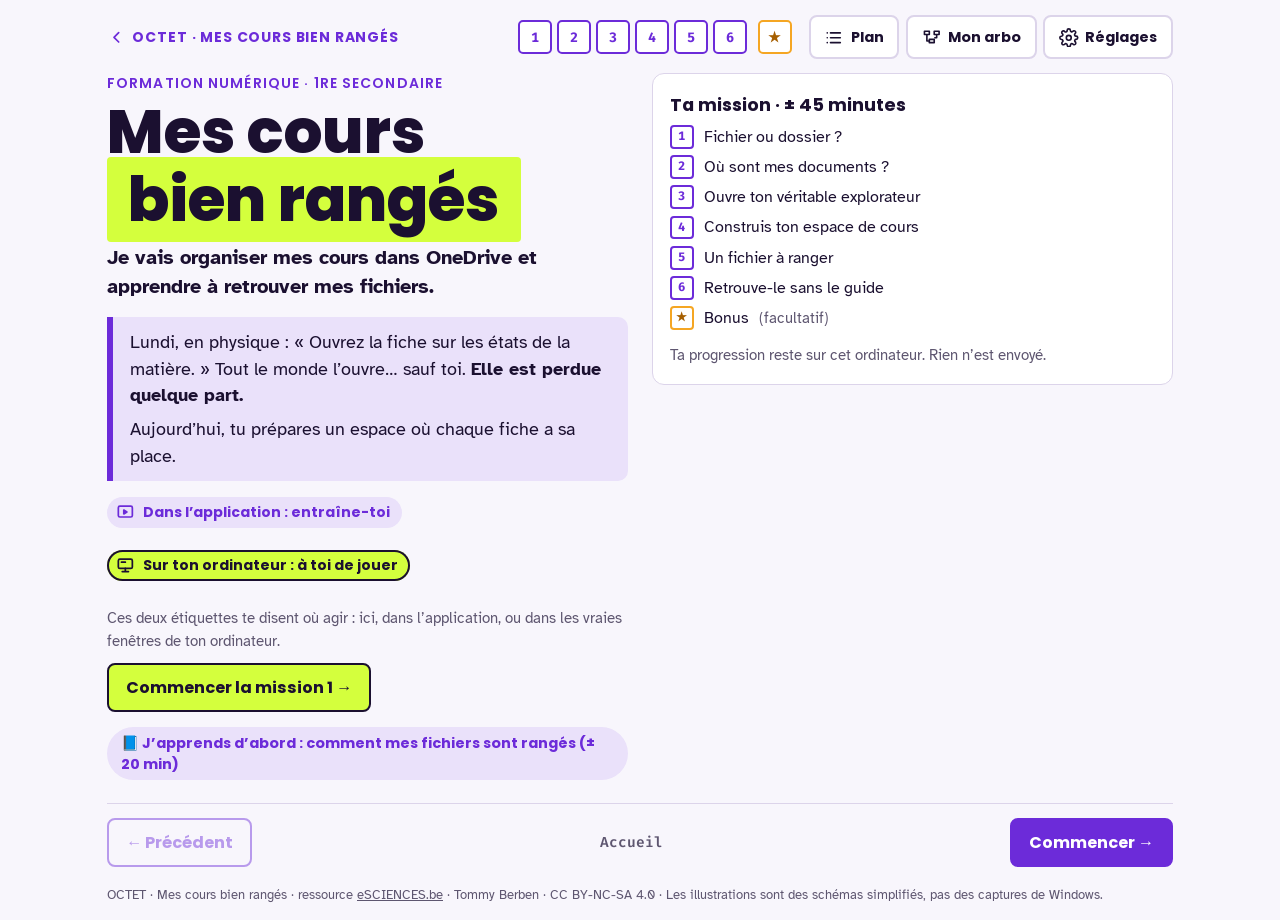
<file: ranger/index.html>
<!doctype html>
<html lang="fr">
<head>
<meta charset="utf-8">
<meta name="viewport" content="width=device-width, initial-scale=1, viewport-fit=cover">
<title>Mes cours bien rangés · OCTET</title>
<meta name="description" content="Mission OCTET pour les S1 : découvrir l’explorateur de fichiers, comprendre OneDrive et construire sa propre organisation de cours.">
<link rel="preconnect" href="https://fonts.googleapis.com">
<link rel="stylesheet" href="https://fonts.googleapis.com/css2?family=Atkinson+Hyperlegible:ital,wght@0,400;0,700;1,400&family=Poppins:wght@600;700;800&family=Fira+Code:wght@400;500;700&display=swap">
<link rel="stylesheet" href="css/ranger.css">
<script>
/* Réglages de confort appliqués avant l’affichage (pas de clignotement) */
try { var r = (JSON.parse(localStorage.getItem('octet-cours-ranges-v1') || '{}').reglages) || {};
  if (r.texte) document.documentElement.dataset.texte = r.texte;
  if (r.theme && r.theme !== 'auto') document.documentElement.dataset.theme = r.theme;
  if (r.anim) document.documentElement.dataset.anim = r.anim; } catch (e) {}
</script>
</head>
<body>
<div class="app">

  <header class="haut">
    <a class="marque" href="../index.html#informations-donnees" title="Retour à l’accueil Formation numérique"><svg viewBox="0 0 24 24" fill="none" stroke="currentColor" stroke-width="2.2" stroke-linecap="round" stroke-linejoin="round" aria-hidden="true"><path d="M15 18l-6-6 6-6"/></svg>OCTET · Mes cours bien rangés</a>
    <nav class="progression" id="progression" aria-label="Missions"></nav>
    <div class="outils-haut">
      <button type="button" class="btn-outil" id="btn-plan" aria-haspopup="dialog"><svg viewBox="0 0 24 24" fill="none" stroke="currentColor" stroke-width="2" stroke-linecap="round" aria-hidden="true"><path d="M8 6h12M8 12h12M8 18h12M4 6h.01M4 12h.01M4 18h.01"/></svg><span class="lbl">Plan</span></button>
      <button type="button" class="btn-outil" id="btn-arbo" aria-expanded="false" aria-controls="arbo"><svg viewBox="0 0 24 24" fill="none" stroke="currentColor" stroke-width="2" stroke-linejoin="round" aria-hidden="true"><path d="M3 4h6v4H3zM9 14h6v4H9zM15 4h6v4h-6z"/><path d="M6 8v8h3M18 8v4h-3"/></svg><span class="lbl">Mon arbo</span></button>
      <button type="button" class="btn-outil" id="btn-reglages" aria-haspopup="dialog"><svg viewBox="0 0 24 24" fill="none" stroke="currentColor" stroke-width="2" aria-hidden="true"><circle cx="12" cy="12" r="3"/><path d="M19.4 15a1.7 1.7 0 0 0 .3 1.8l.1.1a2 2 0 1 1-2.8 2.8l-.1-.1a1.7 1.7 0 0 0-1.8-.3 1.7 1.7 0 0 0-1 1.5V21a2 2 0 1 1-4 0v-.1a1.7 1.7 0 0 0-1.1-1.5 1.7 1.7 0 0 0-1.8.3l-.1.1a2 2 0 1 1-2.8-2.8l.1-.1a1.7 1.7 0 0 0 .3-1.8 1.7 1.7 0 0 0-1.5-1H3a2 2 0 1 1 0-4h.1a1.7 1.7 0 0 0 1.5-1.1 1.7 1.7 0 0 0-.3-1.8l-.1-.1a2 2 0 1 1 2.8-2.8l.1.1a1.7 1.7 0 0 0 1.8.3H9a1.7 1.7 0 0 0 1-1.5V3a2 2 0 1 1 4 0v.1a1.7 1.7 0 0 0 1 1.5 1.7 1.7 0 0 0 1.8-.3l.1-.1a2 2 0 1 1 2.8 2.8l-.1.1a1.7 1.7 0 0 0-.3 1.8V9a1.7 1.7 0 0 0 1.5 1H21a2 2 0 1 1 0 4h-.1a1.7 1.7 0 0 0-1.5 1z"/></svg><span class="lbl">Réglages</span></button>
    </div>
  </header>

  <div class="zone" id="zone">

  <aside class="arbo" id="arbo" hidden aria-labelledby="arbo-titre">
    <div class="arbo-haut"><h2 id="arbo-titre">Mon arbo</h2><button type="button" class="fermer" id="arbo-fermer" aria-label="Fermer Mon arbo">✕</button></div>
    <p class="legende">L’organisation à construire. Clique sur ▸ pour ouvrir un dossier, sur un nom pour voir son chemin. <span style="color:var(--bon);font-weight:700">✓</span> = tu l’as créé.</p>
    <ul class="arbo-arbre" id="arbo-arbre"></ul>
    <div class="arbo-info" id="arbo-info" aria-live="polite">Clique sur un dossier pour voir où il se trouve.</div>
  </aside>

  <main id="scene">

  <!-- ============ ACCUEIL ============ -->
  <section class="ecran" data-id="accueil" data-m="0" data-titre="Accueil">
    <div class="duo">
      <div>
        <p class="eyebrow">Formation numérique · 1re secondaire</p>
        <h1 tabindex="-1">Mes cours <span class="neon">bien rangés</span></h1>
        <p class="grand"><b>Je vais organiser mes cours dans OneDrive et apprendre à retrouver mes fichiers.</b></p>
        <div class="alerte"><p style="margin:0">Lundi, en physique : « Ouvrez la fiche sur les états de la matière. » Tout le monde l’ouvre… sauf toi. <b>Elle est perdue quelque part.</b></p><p style="margin:.4rem 0 0">Aujourd’hui, tu prépares un espace où chaque fiche a sa place.</p></div>
        <div class="rangee" style="margin-bottom:.8rem">
          <span class="lieu appli" data-lieu="appli"></span>
          <span class="lieu reel" data-lieu="reel"></span>
        </div>
        <p class="discret">Ces deux étiquettes te disent où agir : ici, dans l’application, ou dans les vraies fenêtres de ton ordinateur.</p>
        <div class="rangee"><button type="button" class="bouton neon" id="btn-commencer">Commencer la mission 1 →</button></div>
        <p style="margin-top:.9rem"><a class="revoir" href="comprendre.html">📘 J’apprends d’abord : comment mes fichiers sont rangés (± 20 min)</a></p>
      </div>
      <div class="accueil-carte">
        <h3>Ta mission · ± 45 minutes</h3>
        <ul class="plan-mini" id="plan-mini"></ul>
        <p class="discret" style="margin:.8rem 0 0">Ta progression reste sur cet ordinateur. Rien n’est envoyé.</p>
      </div>
    </div>
  </section>

  <!-- ============ MISSION 1 ============ -->
  <section class="ecran" data-id="m1-tri" data-m="1" data-titre="Trier fichiers et dossiers" data-requis="tri" hidden>
    <p class="eyebrow">Mission 1 · Fichier ou dossier ?</p>
    <h2 tabindex="-1">Range chaque élément dans la bonne boîte</h2>
    <p class="lien-revoir"><a class="revoir" href="comprendre.html#fichier">↩ Revoir la notion : fichier ou dossier</a></p>
    <span class="lieu appli" data-lieu="appli"></span>
    <div class="consigne"><p>Clique sur un élément, puis sur <b>Fichier</b> ou <b>Dossier</b>. Tu peux aussi le glisser.</p></div>
    <div class="tri">
      <div class="panneau"><h3>À ranger</h3><div class="cartes" id="tri-pioche" aria-label="Éléments à ranger"></div></div>
      <div class="bacs">
        <div class="bac" data-bac="fichier"><button type="button" class="cible" data-bac="fichier"><span data-ico="pdf"></span><span>Fichier<small>un contenu : texte, photo, son…</small></span></button><div class="cartes"></div></div>
        <div class="bac" data-bac="dossier"><button type="button" class="cible" data-bac="dossier"><span data-ico="dossier"></span><span>Dossier<small>une boîte qui range des fichiers</small></span></button><div class="cartes"></div></div>
      </div>
    </div>
    <div class="retour info" id="tri-retour" aria-live="polite">Choisis un élément pour commencer.</div>
    <div class="aides">
      <details class="aide"><summary>Comment reconnaître un fichier ? <span class="etat"></span></summary><div class="dedans">
        <p>Un fichier a souvent une <b>extension</b> : un point et quelques lettres à la fin du nom.</p>
        <ul><li><code>.pdf</code> : un document à lire</li><li><code>.jpg</code> : une photo</li><li><code>.docx</code> : un texte Word</li><li><code>.mp3</code> : un son</li></ul>
        <p>Un dossier n’a pas d’extension et son icône ressemble à une chemise jaune.</p>
        <p class="discret">Windows cache parfois les extensions. Regarde alors l’icône, ou la colonne « Type ».</p>
      </div></details>
      <details class="aide"><summary>Je préfère le clavier <span class="etat"></span></summary><div class="dedans">
        <p><kbd>Tab</kbd> pour aller sur un élément, <kbd>Entrée</kbd> pour le choisir, puis <kbd>Tab</kbd> jusqu’à « Fichier » ou « Dossier » et <kbd>Entrée</kbd>.</p>
      </div></details>
    </div>
  </section>

  <section class="ecran" data-id="m1-sous" data-m="1" data-titre="Le sous-dossier" data-requis="qcm:sous1,qcm:sous2,qcm:sous3" hidden>
    <p class="eyebrow">Mission 1 · Fichier ou dossier ?</p>
    <h2 tabindex="-1">Un dossier dans un dossier</h2>
    <p class="lien-revoir"><a class="revoir" href="comprendre.html#sous-dossier">↩ Revoir la notion : le sous-dossier</a></p>
    <span class="lieu appli" data-lieu="appli"></span>
    <div class="duo">
      <div>
        <div class="consigne"><p>Un dossier rangé dans un autre s’appelle un <b>sous-dossier</b>.</p><p>Le dossier qui le contient est son <b>dossier parent</b>.</p></div>
        <div class="panneau"><p class="illus">Exemple</p><div data-arbre="exemple"></div></div>
      </div>
      <div>
        <div class="qcm" data-qcm="sous1"></div>
        <div class="qcm" data-qcm="sous2"></div>
        <div class="qcm" data-qcm="sous3"></div>
      </div>
    </div>
  </section>

  <!-- ============ MISSION 2 ============ -->
  <section class="ecran" data-id="m2-explo" data-m="2" data-titre="L’explorateur de fichiers" data-requis="zones" hidden>
    <p class="eyebrow">Mission 2 · Où sont mes documents ?</p>
    <h2 tabindex="-1">L’explorateur de fichiers</h2>
    <p class="lien-revoir"><a class="revoir" href="comprendre.html#explorateur">↩ Revoir la notion : l’explorateur</a></p>
    <span class="lieu appli" data-lieu="appli"></span>
    <div class="consigne"><p>C’est l’outil de Windows qui montre tes dossiers et tes fichiers. Repère ses parties.</p></div>
    <p class="cherche-zone" id="zone-question" aria-live="polite"></p>
    <p class="illus">Illustration simplifiée de l’explorateur (pas une capture de Windows)</p>
    <div class="fenetre" id="fenetre-explo">
      <div class="fen-titre"><span data-ico="dossier"></span>COURS S1 — Explorateur de fichiers<span class="fen-btns" aria-hidden="true"><span>—</span><span>☐</span><span>✕</span></span></div>
      <div class="fen-barre">
        <span class="mini-btn" aria-hidden="true">←</span>
        <button type="button" class="zone-clic mini-btn" data-zone="parent" aria-label="Bouton flèche vers le haut">↑</button>
        <button type="button" class="zone-clic mini-adr" data-zone="adresse" aria-label="Barre en haut avec le texte OneDrive - Ton école, COURS S1"><span data-ico="nuage"></span>OneDrive - Ton école › COURS S1</button>
        <button type="button" class="zone-clic mini-rech" data-zone="recherche" aria-label="Zone Rechercher">🔍 Rechercher</button>
      </div>
      <div class="fen-corps">
        <button type="button" class="zone-clic fen-nav" data-zone="nav" aria-label="Colonne de gauche">
          <span><span data-ico="maison"></span>Accueil</span>
          <span><span data-ico="bureau"></span>Bureau</span>
          <span><span data-ico="telech"></span>Téléchargements</span>
          <span><span data-ico="docs"></span>Documents</span>
          <span><span data-ico="nuage"></span>OneDrive - Ton école</span>
          <span><span data-ico="pc"></span>Ce PC</span>
        </button>
        <button type="button" class="zone-clic fen-contenu" data-zone="contenu" aria-label="Grande zone de droite avec des dossiers">
          <span><span data-ico="dossier"></span>Sciences</span>
          <span><span data-ico="dossier"></span>Français</span>
          <span><span data-ico="dossier"></span>Math</span>
        </button>
      </div>
    </div>
    <div class="retour info" id="zone-retour" aria-live="polite"></div>
  </section>

  <section class="ecran" data-id="m2-ou" data-m="2" data-titre="Sur l’ordinateur ou en ligne ?" data-requis="qcm:local" hidden>
    <p class="eyebrow">Mission 2 · Où sont mes documents ?</p>
    <h2 tabindex="-1">Sur l’ordinateur ou en ligne ?</h2>
    <p class="lien-revoir"><a class="revoir" href="comprendre.html#local">↩ Revoir la notion : local ou en ligne</a></p>
    <span class="lieu appli" data-lieu="appli"></span>
    <p class="illus">Schéma</p>
    <svg class="schema" viewBox="0 0 760 300" role="img" aria-labelledby="schema-t schema-d">
      <title id="schema-t">Ton ordinateur et ton espace en ligne</title>
      <desc id="schema-d">Dans l’explorateur de ton ordinateur, Bureau et Téléchargements sont des emplacements locaux. Le dossier OneDrive est relié par Internet à ton espace OneDrive en ligne, celui du compte de l’école. Cet espace en ligne est aussi accessible depuis un autre appareil.</desc>
      <rect x="10" y="20" width="330" height="262" rx="16" fill="var(--surface)" stroke="var(--encre)" stroke-width="2.5"/>
      <text x="30" y="52" font-size="19" font-weight="800">Ton ordinateur</text>
      <text x="30" y="74" font-size="13" fill="var(--discret)" style="fill:var(--discret)">ce que montre l’explorateur</text>
      <g transform="translate(30 92)">
        <rect width="290" height="52" rx="8" fill="var(--fond)" stroke="var(--filet)" stroke-width="1.5"/>
        <path d="M14 16h10l3 3h13v15H14z" fill="var(--dossier)"/><text x="52" y="24" font-size="15" font-weight="700">Bureau · Téléchargements</text>
        <text x="52" y="42" font-size="11" style="fill:var(--discret)">local : seulement sur cet ordinateur</text>
      </g>
      <g transform="translate(30 156)">
        <rect width="290" height="56" rx="8" fill="var(--bleu-clair)" stroke="var(--bleu)" stroke-width="2"/>
        <path d="M18 34a8 8 0 0 1 1-16 11 11 0 0 1 20 3 7 7 0 0 1 0 13z" fill="var(--bleu)"/><text x="52" y="27" font-size="15" font-weight="700">OneDrive - Ton école</text>
        <text x="52" y="45" font-size="11" style="fill:var(--discret)">un dossier relié à ton espace en ligne</text>
      </g>
      <text x="30" y="240" font-size="12" style="fill:var(--discret)">Certains fichiers OneDrive sont sur l’ordinateur,</text>
      <text x="30" y="258" font-size="12" style="fill:var(--discret)">d’autres seulement en ligne (petit nuage).</text>
      <path d="M352 182 H 466" stroke="var(--violet-texte)" stroke-width="4" marker-end="url(#fl)" marker-start="url(#fl2)"/>
      <defs><marker id="fl" viewBox="0 0 10 10" refX="8" refY="5" markerWidth="5" markerHeight="5" orient="auto"><path d="M0 0L10 5L0 10z" fill="var(--violet-texte)"/></marker>
      <marker id="fl2" viewBox="0 0 10 10" refX="2" refY="5" markerWidth="5" markerHeight="5" orient="auto"><path d="M10 0L0 5L10 10z" fill="var(--violet-texte)"/></marker></defs>
      <text x="409" y="166" font-size="13" font-weight="800" text-anchor="middle">synchronisation</text>
      <text x="409" y="206" font-size="12" text-anchor="middle" style="fill:var(--discret)">par Internet</text>
      <path d="M520 214a44 44 0 0 1 8-87 62 62 0 0 1 114 18 40 40 0 0 1 -6 69z" fill="var(--bleu-clair)" stroke="var(--bleu)" stroke-width="3"/>
      <text x="600" y="168" font-size="15" font-weight="800" text-anchor="middle">Ton espace</text>
      <text x="600" y="187" font-size="15" font-weight="800" text-anchor="middle">en ligne</text>
      <text x="600" y="240" font-size="12" text-anchor="middle" style="fill:var(--discret)">compte de l’école</text>
      <text x="600" y="258" font-size="12" text-anchor="middle" style="fill:var(--discret)">aussi depuis un autre appareil</text>
    </svg>
    <div class="encart"><div><p><b class="titre">« Drive », c’est quoi ?</b> Ce n’est pas un autre nom de l’explorateur. <b>OneDrive</b> et <b>Google Drive</b> sont des services de stockage en ligne. À l’école, tu utilises <b>OneDrive</b>.</p></div></div>
    <h3 style="margin-top:1rem">Les petites icônes de OneDrive</h3>
    <div class="etats-od">
      <div class="etat-od"><span data-ico="od-nuage"></span><span><b>Seulement en ligne</b>Il faut Internet pour l’ouvrir.</span></div>
      <div class="etat-od"><span data-ico="od-coche"></span><span><b>Sur cet ordinateur</b>Tu peux l’ouvrir sans Internet.</span></div>
      <div class="etat-od"><span data-ico="od-plein"></span><span><b>Toujours sur cet ordinateur</b>Gardé ici en permanence.</span></div>
      <div class="etat-od"><span data-ico="od-synchro"></span><span><b>Synchronisation en cours</b>Attends avant d’éteindre.</span></div>
      <div class="etat-od"><span data-ico="od-erreur"></span><span><b>Problème</b>Appelle ton professeur.</span></div>
    </div>
    <div class="qcm" data-qcm="local"></div>
  </section>

  <section class="ecran" data-id="m2-cas" data-m="2" data-titre="Cinq situations" data-requis="qcm:cas1,qcm:cas2,qcm:cas3,qcm:cas4,qcm:cas5" hidden>
    <p class="eyebrow">Mission 2 · Où sont mes documents ?</p>
    <h2 tabindex="-1">Que se passe-t-il ?</h2>
    <p class="lien-revoir"><a class="revoir" href="comprendre.html#synchro">↩ Revoir la notion : la synchronisation</a></p>
    <span class="lieu appli" data-lieu="appli"></span>
    <div class="consigne"><p>Cinq situations. Choisis la bonne réponse. Tu peux réessayer.</p></div>
    <div class="duo">
      <div><div class="qcm" data-qcm="cas1"></div><div class="qcm" data-qcm="cas2"></div><div class="qcm" data-qcm="cas3"></div></div>
      <div><div class="qcm" data-qcm="cas4"></div><div class="qcm" data-qcm="cas5"></div></div>
    </div>
  </section>

  <!-- ============ MISSION 3 ============ -->
  <section class="ecran" data-id="m3-retour" data-m="3" data-titre="Revenir à l’application" data-requis="v:retour" hidden>
    <p class="eyebrow">Mission 3 · Ton véritable explorateur</p>
    <h2 tabindex="-1">Avant de partir : comment revenir ici ?</h2>
    <span class="lieu reel" data-lieu="reel"></span>
    <div class="consigne"><p>Tu vas passer d’une fenêtre à l’autre.</p><p>Pour revenir ici : clique sur l’icône de ton <b>navigateur</b> dans la <b>barre des tâches</b>, en bas de l’écran.</p></div>
    <p class="illus">Illustration simplifiée de la barre des tâches</p>
    <svg class="schema" viewBox="0 0 600 120" role="img" aria-labelledby="bt-t" style="max-width:600px">
      <title id="bt-t">La barre des tâches en bas de l’écran, avec l’icône de l’explorateur (dossier jaune) et l’icône du navigateur.</title>
      <rect x="2" y="40" width="596" height="56" rx="10" fill="var(--fond)" stroke="var(--filet)" stroke-width="2"/>
      <g transform="translate(200 50)"><rect width="36" height="36" rx="8" fill="var(--surface)"/><path d="M8 8h9v9H8zM19 8h9v9h-9zM8 19h9v9H8zM19 19h9v9h-9z" fill="var(--bleu)"/></g>
      <g transform="translate(252 50)"><rect width="36" height="36" rx="8" fill="var(--surface)"/><circle cx="16" cy="16" r="7" fill="none" stroke="var(--encre)" stroke-width="2.5"/><path d="M21 21l6 6" stroke="var(--encre)" stroke-width="2.5"/></g>
      <g transform="translate(304 50)"><rect width="36" height="36" rx="8" fill="var(--surface)" stroke="var(--dossier-fonce)" stroke-width="2.5"/><path d="M7 11h9l3 3h11v14H7z" fill="var(--dossier)"/></g>
      <g transform="translate(356 50)"><rect width="36" height="36" rx="8" fill="var(--surface)" stroke="var(--violet-texte)" stroke-width="2.5"/><circle cx="18" cy="18" r="11" fill="none" stroke="var(--violet-texte)" stroke-width="2.5"/><path d="M7 18h22M18 7c-6 6-6 16 0 22M18 7c6 6 6 16 0 22" fill="none" stroke="var(--violet-texte)" stroke-width="2"/></g>
      <text x="322" y="24" font-size="14" font-weight="800" text-anchor="middle" fill="var(--encre)" style="font-family:var(--f-titre)">Explorateur</text>
      <path d="M322 30v14" stroke="var(--encre)" stroke-width="2"/>
      <text x="460" y="24" font-size="14" font-weight="800" text-anchor="middle" fill="var(--violet-texte)" style="font-family:var(--f-titre)">Ton navigateur</text>
      <path d="M440 30 L 384 50" stroke="var(--violet-texte)" stroke-width="2"/>
      <text x="216" y="114" font-size="11" text-anchor="middle" fill="var(--discret)" style="font-family:var(--f-titre)">Démarrer</text>
    </svg>
    <div class="aides">
      <details class="aide"><summary>Un raccourci pour changer de fenêtre <span class="etat"></span></summary><div class="dedans">
        <p>Garde <kbd>Alt</kbd> enfoncé et appuie sur <kbd>Tab</kbd>. Lâche quand la bonne fenêtre est choisie.</p>
      </div></details>
      <details class="aide"><summary>Mettre les deux fenêtres côte à côte <span class="etat"></span></summary><div class="dedans">
        <ol><li>Clique dans cette page.</li><li>Appuie sur <kbd>⊞ Windows</kbd> + <kbd>←</kbd> : la page se colle à gauche.</li><li>À droite, Windows te propose les autres fenêtres : clique sur l’explorateur.</li></ol>
        <p class="discret">Tu peux aussi glisser une fenêtre par son titre contre le bord de l’écran.</p>
      </div></details>
    </div>
    <div class="verif" data-cle="retour">
      <h3>Je vérifie</h3>
      <ul><li><label><input type="checkbox" class="req" data-save="retour-1"> Je sais où est mon navigateur dans la barre des tâches.</label></li></ul>
      <button type="button" class="bouton valider">C’est bon, je sais revenir</button>
    </div>
  </section>

  <section class="ecran" data-id="m3-ouvrir" data-m="3" data-titre="Ouvrir l’explorateur" data-requis="v:ouvrir" hidden>
    <p class="eyebrow">Mission 3 · Ton véritable explorateur</p>
    <h2 tabindex="-1">Ouvre l’explorateur de fichiers</h2>
    <span class="lieu reel" data-lieu="reel"></span>
    <ol class="etapes">
      <li>Clique sur l’icône du <b>dossier jaune</b> dans la barre des tâches.</li>
      <li>Une fenêtre s’ouvre : c’est l’explorateur.</li>
      <li>Reviens ici, sans la fermer.</li>
    </ol>
    <div class="aides">
      <details class="aide"><summary>Je ne vois pas le dossier jaune <span class="etat"></span></summary><div class="dedans">
        <ul><li>Appuie sur <kbd>⊞ Windows</kbd> + <kbd>E</kbd>.</li><li>Ou clique sur Démarrer et tape <b>explorateur</b>, puis <kbd>Entrée</kbd>.</li></ul>
      </div></details>
    </div>
    <div class="verif" data-cle="ouvrir">
      <h3>Je vérifie</h3>
      <ul>
        <li><label><input type="checkbox" class="req" data-save="ouvrir-1"> Une fenêtre « Explorateur de fichiers » est ouverte.</label></li>
        <li><label><input type="checkbox" class="req" data-save="ouvrir-2"> Je suis revenu ici sans la fermer.</label></li>
      </ul>
      <button type="button" class="bouton valider">J’ai ouvert l’explorateur</button>
    </div>
  </section>

  <section class="ecran" data-id="m3-onedrive" data-m="3" data-titre="Trouver mon OneDrive" data-requis="v:onedrive" hidden>
    <p class="eyebrow">Mission 3 · Ton véritable explorateur</p>
    <h2 tabindex="-1">Trouve ton OneDrive scolaire</h2>
    <span class="lieu reel" data-lieu="reel"></span>
    <div class="duo">
      <div>
        <ol class="etapes">
          <li>Dans le volet de gauche, cherche le <b>nuage bleu</b> : « OneDrive - » suivi du nom de ton école.</li>
          <li>Clique dessus.</li>
          <li>Regarde la barre d’adresse en haut.</li>
        </ol>
        <div class="ou-suis-je"><div class="t"><span data-ico="cible"></span>Tu dois voir quelque chose comme :</div>
          <div class="adresse" data-adresse="OneDrive - Ton école"></div>
          <p class="discret" style="margin:.4rem 0 0">Le nom de l’école peut être écrit autrement chez toi. C’est normal.</p>
        </div>
      </div>
      <div class="panneau">
        <p class="illus">Illustration : le volet de gauche</p>
        <div class="fen-nav" style="border:0;padding:0">
          <span><span data-ico="maison"></span>Accueil</span>
          <span><span data-ico="bureau"></span>Bureau</span>
          <span><span data-ico="telech"></span>Téléchargements</span>
          <span style="background:var(--neon);color:var(--sur-neon);font-weight:700"><span data-ico="nuage"></span>OneDrive - Ton école ← celui-ci</span>
          <span style="opacity:.6"><span data-ico="nuage-gris"></span>OneDrive - Personnel ← pas celui-ci</span>
          <span><span data-ico="pc"></span>Ce PC</span>
        </div>
      </div>
    </div>
    <div class="aides">
      <details class="aide"><summary>Je ne trouve pas OneDrive <span class="etat"></span></summary><div class="dedans">
        <ol>
          <li>Fais défiler le volet de gauche : il est peut-être plus bas.</li>
          <li>Ou clique sur le <b>nuage</b> près de l’heure (en bas à droite), puis sur l’icône de dossier.</li>
          <li>Pas de nuage ? Un message « Se connecter » ? <b>Lève la main : ton professeur t’aide.</b> Ne crée rien ailleurs en attendant.</li>
        </ol>
      </div></details>
      <details class="aide"><summary>Je vois deux OneDrive <span class="etat"></span></summary><div class="dedans">
        <p>Choisis celui avec le <b>nom de ton école</b>. « OneDrive - Personnel » est un autre compte : on ne l’utilise pas ici.</p>
      </div></details>
    </div>
    <div class="verif" data-cle="onedrive">
      <h3>Je vérifie</h3>
      <ul>
        <li><label><input type="checkbox" class="req" data-save="od-1"> Je vois le nuage bleu avec le nom de mon école.</label></li>
        <li><label><input type="checkbox" class="req" data-save="od-2"> La barre d’adresse commence par <b>OneDrive</b>.</label></li>
      </ul>
      <button type="button" class="bouton valider">Je suis dans mon OneDrive</button>
    </div>
  </section>

  <!-- ============ MISSION 4 ============ -->
  <section class="ecran" data-id="m4-essai" data-m="4" data-titre="Entraînement : créer un dossier" data-requis="sim:creer" hidden>
    <p class="eyebrow">Mission 4 · Construis ton espace de cours</p>
    <h2 tabindex="-1">Entraîne-toi à créer un dossier</h2>
    <span class="lieu appli" data-lieu="appli"></span>
    <div class="consigne"><p><b>La méthode :</b> clic droit dans une zone vide → <b>Nouveau</b> → <b>Dossier</b> → tape le nom → <kbd>Entrée</kbd>.</p></div>
    <ul class="taches" id="taches-creer"></ul>
    <div id="sim-creer"></div>
    <div class="retour info" id="sim-creer-retour" aria-live="polite"></div>
    <div class="aides">
      <details class="aide"><summary>Au clavier <span class="etat"></span></summary><div class="dedans">
        <p>Clique dans la zone blanche, puis <kbd>Maj</kbd> + <kbd>F10</kbd> ouvre le menu. Les flèches choisissent, <kbd>Entrée</kbd> valide.</p>
        <p>Pour ouvrir un dossier : choisis-le et appuie sur <kbd>Entrée</kbd>.</p>
      </div></details>
      <details class="aide"><summary>Des raccourcis pour aller plus vite <span class="etat"></span></summary><div class="dedans">
        <ul><li><kbd>Ctrl</kbd> + <kbd>Maj</kbd> + <kbd>N</kbd> crée un nouveau dossier.</li><li><kbd>F2</kbd> renomme l’élément choisi.</li><li>Dans Windows 11, le bouton <b>+ Nouveau</b> en haut à gauche marche aussi.</li></ul>
      </div></details>
    </div>
  </section>

  <section class="ecran" data-id="m4-cours" data-m="4" data-titre="Créer COURS S1" data-requis="v:cours" hidden>
    <p class="eyebrow">Mission 4 · Construis ton espace de cours</p>
    <h2 tabindex="-1">Crée le dossier COURS S1</h2>
    <span class="lieu reel" data-lieu="reel"></span>
    <div class="duo">
      <div>
        <div class="ou-suis-je"><div class="t"><span data-ico="cible"></span>Dans quel dossier suis-je ?</div>
          <div class="adresse" data-adresse="OneDrive - Ton école"></div>
          <label><input type="checkbox" class="req" data-save="cours-ou"> Ma barre d’adresse montre mon OneDrive.</label>
        </div>
        <ol class="etapes">
          <li>Fais un <b>clic droit</b> dans une zone vide.</li>
          <li>Choisis <b>Nouveau</b> puis <b>Dossier</b>.</li>
          <li>Tape <code>COURS S1</code> puis <kbd>Entrée</kbd>.</li>
        </ol>
        <p class="discret">En majuscules, avec un espace avant le 1.</p>
      </div>
      <div class="panneau"><p class="illus">Ce que tu construis</p><div data-arbre="cours"></div></div>
    </div>
    <div class="verif" data-cle="cours">
      <h3>Je vérifie</h3>
      <ul>
        <li><label><input type="checkbox" class="req" data-save="cours-1"> Le dossier s’appelle exactement <code>COURS S1</code>.</label></li>
        <li><label><input type="checkbox" class="req" data-save="cours-2"> Il est dans OneDrive (pas dans Bureau ni Téléchargements).</label></li>
      </ul>
      <button type="button" class="bouton valider">J’ai créé le dossier</button>
    </div>
    <div class="aides" data-oups></div>
  </section>

  <section class="ecran" data-id="m4-sciences" data-m="4" data-titre="Créer Sciences" data-requis="v:sciences" hidden>
    <p class="eyebrow">Mission 4 · Construis ton espace de cours</p>
    <h2 tabindex="-1">Entre dans COURS S1 et crée Sciences</h2>
    <span class="lieu reel" data-lieu="reel"></span>
    <div class="duo">
      <div>
        <ol class="etapes">
          <li><b>Double-clique</b> sur <code>COURS S1</code> pour l’ouvrir.</li>
          <li>Vérifie ta barre d’adresse (ci-dessous).</li>
          <li>Clic droit dans une zone vide → <b>Nouveau</b> → <b>Dossier</b>.</li>
          <li>Tape <code>Sciences</code> puis <kbd>Entrée</kbd>.</li>
        </ol>
        <div class="ou-suis-je"><div class="t"><span data-ico="cible"></span>Dans quel dossier suis-je ?</div>
          <div class="adresse" data-adresse="OneDrive - Ton école|COURS S1"></div>
          <label><input type="checkbox" class="req" data-save="sci-ou"> Ma barre d’adresse se termine par COURS S1.</label>
        </div>
      </div>
      <div class="panneau"><p class="illus">Ce que tu construis</p><div data-arbre="sciences"></div></div>
    </div>
    <div class="verif" data-cle="sciences">
      <h3>Je vérifie</h3>
      <ul>
        <li><label><input type="checkbox" class="req" data-save="sci-1"> <code>Sciences</code> est <b>dans</b> COURS S1.</label></li>
        <li><label><input type="checkbox" class="req" data-save="sci-2"> Le nom est bien écrit : un S majuscule, puis <code>ciences</code>.</label></li>
      </ul>
      <button type="button" class="bouton valider">J’ai créé Sciences</button>
    </div>
    <div class="aides" data-oups></div>
  </section>

  <section class="ecran" data-id="m4-matieres" data-m="4" data-titre="Créer les 8 autres matières" data-requis="v:matieres" hidden>
    <p class="eyebrow">Mission 4 · Construis ton espace de cours</p>
    <h2 tabindex="-1">Crée les 8 autres matières</h2>
    <p class="lien-revoir"><a class="revoir" href="comprendre.html#arborescence">↩ Revoir la notion : l’arborescence</a></p>
    <span class="lieu reel" data-lieu="reel"></span>
    <div class="consigne"><p><b>Reste dans COURS S1.</b> Crée ces dossiers à côté de Sciences. Coche chaque dossier créé.</p></div>
    <div class="niveaux">
      <div><h3>✓ Au même niveau</h3><div data-arbre="niveau-meme"></div><p class="discret" style="margin:.4rem 0 0">Tous dans COURS S1, côte à côte. <b>C’est ce qu’on fait maintenant.</b></p></div>
      <div><h3>✗ À l’intérieur</h3><div data-arbre="niveau-dans"></div><p class="discret" style="margin:.4rem 0 0">Math ne va pas dans Sciences !</p></div>
    </div>
    <div class="ou-suis-je"><div class="t"><span data-ico="cible"></span>Dans quel dossier suis-je ?</div>
      <div class="adresse" data-adresse="OneDrive - Ton école|COURS S1"></div>
      <label><input type="checkbox" class="req" data-save="mat-ou"> Ma barre d’adresse se termine par COURS S1.</label>
    </div>
    <ul class="matieres" data-groupe="matieres"></ul>
    <div class="aides">
      <details class="aide"><summary>Taper ç et é <span class="etat"></span></summary><div class="dedans">
        <p>Sur un clavier belge : <kbd>é</kbd> est sur la touche <kbd>2</kbd> et <kbd>ç</kbd> sur la touche <kbd>9</kbd>, sans appuyer sur <kbd>Maj</kbd>.</p>
      </div></details>
      <details class="aide"><summary>Aller plus vite <span class="etat"></span></summary><div class="dedans">
        <p><kbd>Ctrl</kbd> + <kbd>Maj</kbd> + <kbd>N</kbd> crée directement un nouveau dossier. Tape le nom, puis <kbd>Entrée</kbd>.</p>
      </div></details>
    </div>
    <div class="verif" data-cle="matieres">
      <h3>Je vérifie</h3>
      <ul><li><label><input type="checkbox" class="req" data-save="mat-1"> Aucune de ces matières n’est rangée dans Sciences.</label></li></ul>
      <button type="button" class="bouton valider">J’ai créé les 8 dossiers</button>
      <p class="note">Le bouton s’active quand les 8 matières sont cochées.</p>
    </div>
    <div class="aides" data-oups></div>
  </section>

  <section class="ecran" data-id="m4-sous" data-m="4" data-titre="Chimie, Biologie, Physique" data-requis="v:sous" hidden>
    <p class="eyebrow">Mission 4 · Construis ton espace de cours</p>
    <h2 tabindex="-1">Entre dans Sciences et crée 3 sous-dossiers</h2>
    <span class="lieu reel" data-lieu="reel"></span>
    <div class="duo">
      <div>
        <ol class="etapes">
          <li><b>Double-clique</b> sur <code>Sciences</code>.</li>
          <li>Vérifie ta barre d’adresse (ci-dessous).</li>
          <li>Crée <code>Chimie</code>, <code>Biologie</code> et <code>Physique</code>.</li>
        </ol>
        <div class="ou-suis-je"><div class="t"><span data-ico="cible"></span>Dans quel dossier suis-je ?</div>
          <div class="adresse" data-adresse="OneDrive - Ton école|COURS S1|Sciences"></div>
          <label><input type="checkbox" class="req" data-save="sous-ou"> Ma barre d’adresse se termine par Sciences.</label>
        </div>
        <ul class="matieres" data-groupe="sciences"></ul>
      </div>
      <div class="panneau"><p class="illus">Ce que tu construis</p><div data-arbre="sous"></div></div>
    </div>
    <div class="verif" data-cle="sous">
      <h3>Je vérifie</h3>
      <ul><li><label><input type="checkbox" class="req" data-save="sous-1"> Les trois dossiers sont <b>dans Sciences</b>, pas dans COURS S1.</label></li></ul>
      <button type="button" class="bouton valider">J’ai créé les 3 sous-dossiers</button>
    </div>
    <div class="aides" data-oups></div>
  </section>

  <section class="ecran" data-id="m4-verif" data-m="4" data-titre="Remonter et vérifier" data-requis="qcm:parent,saisie:compte,v:arbo" hidden>
    <p class="eyebrow">Mission 4 · Construis ton espace de cours</p>
    <h2 tabindex="-1">Remonte et vérifie ton travail</h2>
    <p class="lien-revoir"><a class="revoir" href="comprendre.html#arborescence">↩ Revoir la notion : l’arborescence</a></p>
    <span class="lieu reel" data-lieu="reel"></span>
    <div class="duo">
      <div>
        <div class="consigne"><p>Clique sur la flèche <kbd>↑</kbd> pour remonter dans COURS S1.</p><p><b>Ne ferme pas</b> la fenêtre : le <kbd>✕</kbd> ferme tout.</p></div>
        <div class="qcm" data-qcm="parent"></div>
        <div class="panneau">
          <label for="saisie-compte"><b>Compte les dossiers dans ton COURS S1.</b> Combien en vois-tu ?</label>
          <div class="rangee" style="margin-top:.5rem"><input class="saisie" id="saisie-compte" data-saisie="compte" inputmode="numeric" autocomplete="off" style="width:6rem"><button type="button" class="bouton" data-saisie-btn="compte">Vérifier ma réponse</button></div>
          <div class="retour" id="saisie-compte-retour" aria-live="polite"></div>
        </div>
      </div>
      <div class="panneau"><p class="illus">Le modèle complet</p><div data-arbre="complet"></div></div>
    </div>
    <div class="verif" data-cle="arbo">
      <h3>Je compare avec le modèle</h3>
      <ul>
        <li><label><input type="checkbox" class="req" data-save="arbo-1"> Il y a 9 dossiers de matières dans COURS S1.</label></li>
        <li><label><input type="checkbox" class="req" data-save="arbo-2"> Chimie, Biologie et Physique sont dans Sciences.</label></li>
        <li><label><input type="checkbox" class="req" data-save="arbo-3"> Pas de « Nouveau dossier », pas de doublon comme « Math (2) ».</label></li>
        <li><label><input type="checkbox" class="req" data-save="arbo-4"> Les noms sont écrits comme le modèle, accents compris.</label></li>
      </ul>
      <button type="button" class="bouton valider">J’ai vérifié mon organisation</button>
      <p class="note">Ton professeur pourra vérifier aussi.</p>
    </div>
    <div class="aides" data-oups></div>
  </section>

  <!-- ============ MISSION 5 ============ -->
  <section class="ecran" data-id="m5-essai" data-m="5" data-titre="Entraînement : déplacer un fichier" data-requis="sim:deplacer" hidden>
    <p class="eyebrow">Mission 5 · Un fichier à ranger</p>
    <h2 tabindex="-1">Entraîne-toi à déplacer un fichier</h2>
    <p class="lien-revoir"><a class="revoir" href="comprendre.html#copier">↩ Revoir la notion : copier ou déplacer</a></p>
    <span class="lieu appli" data-lieu="appli"></span>
    <div class="consigne"><p><b>Déplacer :</b> clic droit sur le fichier → <b>Couper</b>. Va dans le bon dossier. Clic droit dans une zone vide → <b>Coller</b>.</p></div>
    <div class="encart"><p><b class="titre">Couper ou Copier ?</b> <b>Couper</b> déplace : le fichier quitte son dossier. <b>Copier</b> fait un double : tu aurais deux fiches, et bientôt tu ne saurais plus laquelle est la bonne.</p></div>
    <ul class="taches" id="taches-deplacer"></ul>
    <div id="sim-deplacer"></div>
    <div class="retour info" id="sim-deplacer-retour" aria-live="polite"></div>
    <div class="aides">
      <details class="aide"><summary>Dans Windows 11, je ne vois pas « Couper » <span class="etat"></span></summary><div class="dedans">
        <p>Regarde tout en haut du menu : <b>Couper</b> est une petite icône de <b>ciseaux</b> ✂, et <b>Coller</b> une icône de <b>presse-papiers</b> 📋.</p>
      </div></details>
      <details class="aide"><summary>Au clavier <span class="etat"></span></summary><div class="dedans">
        <p><kbd>Ctrl</kbd> + <kbd>X</kbd> coupe, <kbd>Ctrl</kbd> + <kbd>V</kbd> colle. <kbd>Ctrl</kbd> + <kbd>C</kbd> copie.</p>
      </div></details>
    </div>
  </section>

  <section class="ecran" data-id="m5-telecharger" data-m="5" data-titre="Télécharger la fiche" data-requis="v:dl" hidden>
    <p class="eyebrow">Mission 5 · Un fichier à ranger</p>
    <h2 tabindex="-1">Télécharge la fiche</h2>
    <span class="lieu reel" data-lieu="reel"></span>
    <div class="dl"><span data-ico="pdf"></span><span style="flex:1;min-width:12rem"><b>Les_etats_de_la_matiere.pdf</b><span class="discret">Fiche de physique · 1 page · <span data-taille="etats">56 Ko</span></span></span>
      <a class="bouton neon" href="fichiers/Les_etats_de_la_matiere.pdf" download="Les_etats_de_la_matiere.pdf" data-dl="etats"><svg viewBox="0 0 24 24" fill="none" stroke="currentColor" stroke-width="2.4" stroke-linecap="round" stroke-linejoin="round" aria-hidden="true"><path d="M12 4v11M7 10l5 5 5-5M5 20h14"/></svg>Télécharger la fiche</a></div>
    <div class="encart"><p><b class="titre">Télécharger, ce n’est pas ranger.</b> Ta fiche arrive d’abord dans un dossier d’attente, souvent <b>Téléchargements</b>.</p></div>
    <fieldset class="reglage" style="max-width:72ch"><legend>Qu’est-ce qui s’est passé ?</legend>
      <div class="choix-radio" data-cas="dl">
        <label><input type="radio" name="cas-dl" value="a"> Une petite fenêtre en haut à droite montre ma fiche.</label>
        <label><input type="radio" name="cas-dl" value="b"> Une fenêtre me demande où l’enregistrer.</label>
        <label><input type="radio" name="cas-dl" value="c"> La fiche s’est ouverte dans le navigateur.</label>
        <label><input type="radio" name="cas-dl" value="d"> Rien ne s’est passé.</label>
      </div>
    </fieldset>
    <div class="reponse-cas" data-pour="dl-a" hidden>Elle est dans <b>Téléchargements</b>. L’icône de dossier de cette petite fenêtre l’affiche dans l’explorateur.</div>
    <div class="reponse-cas" data-pour="dl-b" hidden>Clique sur <b>Téléchargements</b> dans la colonne de gauche, puis sur <b>Enregistrer</b>. Tu la rangeras juste après.</div>
    <div class="reponse-cas" data-pour="dl-c" hidden>Elle est affichée, mais peut-être pas enregistrée. Cherche la flèche <b>↓ Télécharger</b> en haut de la fiche et clique dessus.</div>
    <div class="reponse-cas" data-pour="dl-d" hidden>Clique encore une fois sur « Télécharger la fiche ». Toujours rien ? Lève la main.</div>
    <div class="verif" data-cle="dl">
      <h3>Je vérifie</h3>
      <ul><li><label><input type="checkbox" class="req" data-save="dl-1"> Je sais où mon navigateur a enregistré la fiche.</label></li></ul>
      <button type="button" class="bouton valider">J’ai téléchargé la fiche</button>
    </div>
  </section>

  <section class="ecran" data-id="m5-deplacer" data-m="5" data-titre="Ranger la fiche dans Physique" data-requis="v:deplacer" hidden>
    <p class="eyebrow">Mission 5 · Un fichier à ranger</p>
    <h2 tabindex="-1">Range la fiche dans Physique</h2>
    <span class="lieu reel" data-lieu="reel"></span>
    <div class="duo">
      <div>
        <ol class="etapes">
          <li>Dans l’explorateur, clique sur <b>Téléchargements</b> (à gauche).</li>
          <li>Clic droit sur <code>Les_etats_de_la_matiere</code> → <b>Couper</b>.</li>
          <li>Va dans OneDrive → COURS S1 → Sciences → Physique.</li>
          <li>Clic droit dans une zone vide → <b>Coller</b>.</li>
        </ol>
      </div>
      <div>
        <div class="ou-suis-je"><div class="t"><span data-ico="cible"></span>Avant de coller, tu dois être ici :</div>
          <div class="adresse" data-adresse="OneDrive - Ton école|COURS S1|Sciences|Physique"></div>
          <label><input type="checkbox" class="req" data-save="dep-ou"> Ma barre d’adresse se termine par Physique.</label>
        </div>
      </div>
    </div>
    <div class="aides">
      <details class="aide"><summary>Je ne trouve pas la fiche dans Téléchargements <span class="etat"></span></summary><div class="dedans">
        <ul><li>Les fichiers récents sont souvent en haut de la liste.</li><li>Tape <b>etats</b> dans la zone « Rechercher » en haut à droite.</li><li>Elle s’appelle <code>…(1)</code> ? Tu l’as téléchargée deux fois. Range celle-là et signale-le.</li></ul>
      </div></details>
      <details class="aide"><summary>Je ne vois pas « Couper » <span class="etat"></span></summary><div class="dedans">
        <p>Windows 11 : c’est l’icône des <b>ciseaux</b> ✂ en haut du menu. « Coller » est l’icône du <b>presse-papiers</b> 📋.</p>
      </div></details>
      <details class="aide"><summary>Une autre façon : glisser <span class="etat"></span></summary><div class="dedans">
        <p>Mets les deux dossiers côte à côte et fais glisser la fiche avec la souris. <b>Attention :</b> entre deux emplacements différents (Téléchargements → OneDrive), glisser peut <b>copier</b> au lieu de déplacer. Couper → Coller est plus sûr.</p>
      </div></details>
    </div>
    <div class="verif" data-cle="deplacer">
      <h3>Je vérifie</h3>
      <ul>
        <li><label><input type="checkbox" class="req" data-save="dep-1"> La fiche est dans <b>Physique</b>.</label></li>
        <li><label><input type="checkbox" class="req" data-save="dep-2"> Elle n’est plus dans <b>Téléchargements</b>.</label></li>
      </ul>
      <button type="button" class="bouton valider">J’ai rangé la fiche</button>
    </div>
  </section>

  <section class="ecran" data-id="m5-ouvrir" data-m="5" data-titre="Ouvrir la fiche depuis Physique" data-requis="v:ouvrirfiche" hidden>
    <p class="eyebrow">Mission 5 · Un fichier à ranger</p>
    <h2 tabindex="-1">Ouvre la fiche depuis Physique</h2>
    <span class="lieu reel" data-lieu="reel"></span>
    <ol class="etapes">
      <li>Dans <code>Physique</code>, <b>double-clique</b> sur la fiche.</li>
      <li>Elle s’ouvre dans ton navigateur ou ton lecteur PDF.</li>
      <li>Reviens ici.</li>
    </ol>
    <div class="encart"><p><b class="titre">Des flèches bleues sur ta fiche ?</b> OneDrive l’envoie dans ton espace en ligne. Attends la coche verte avant d’éteindre.</p></div>
    <div class="verif" data-cle="ouvrirfiche">
      <h3>Je vérifie</h3>
      <ul>
        <li><label><input type="checkbox" class="req" data-save="of-1"> La fiche s’ouvre : je vois « Les états de la matière ».</label></li>
        <li><label><input type="checkbox" class="req" data-save="of-2"> Je l’ai ouverte depuis le dossier Physique.</label></li>
      </ul>
      <button type="button" class="bouton valider">J’ai ouvert la fiche</button>
    </div>
  </section>

  <!-- ============ MISSION 6 ============ -->
  <section class="ecran" data-id="m6-defi" data-m="6" data-titre="Retrouver la fiche sans guide" data-requis="chemin:fiche,saisie:fusion,v:sansguide" hidden>
    <p class="eyebrow">Mission 6 · Retrouve-la sans le guide</p>
    <h2 tabindex="-1">Défi : retrouve ta fiche tout seul</h2>
    <p class="lien-revoir"><a class="revoir" href="comprendre.html#chemin">↩ Revoir la notion : le chemin</a></p>
    <span class="lieu reel" data-lieu="reel"></span>
    <ol class="etapes">
      <li><b>Ferme</b> la fiche et l’explorateur.</li>
      <li>Rouvre l’explorateur. Retrouve la fiche et ouvre-la.</li>
    </ol>
    <p class="discret">Aucun chemin affiché : c’est à toi de jouer.</p>
    <div class="rangee"><button type="button" class="bouton second" id="btn-indice">Je suis bloqué : un indice</button></div>
    <div class="indices" id="indices" aria-live="polite"></div>
    <div class="verif" data-cle="sansguide">
      <ul><li><label><input type="checkbox" class="req" data-save="sg-1"> J’ai retrouvé et ouvert ma fiche.</label></li></ul>
      <button type="button" class="bouton valider">C’est fait</button>
    </div>
    <h3 style="margin-top:1.4rem">Dans l’application : prouve-le</h3>
    <div class="duo">
      <div class="panneau chemin-jeu" data-chemin="fiche">
        <p style="margin:0"><b>Reconstruis le chemin de ta fiche.</b> Clique sur les dossiers dans l’ordre.</p>
        <div class="chemin-cible" aria-live="polite"></div>
        <div class="pastilles"></div>
        <div class="rangee"><button type="button" class="bouton" data-act="verifier">Vérifier ma réponse</button><button type="button" class="bouton second" data-act="effacer">Effacer</button></div>
        <div class="retour" aria-live="polite"></div>
      </div>
      <div class="panneau">
        <label for="saisie-fusion"><b>Dans ta fiche :</b> comment appelle-t-on le passage de l’état solide à l’état liquide ?</label>
        <div class="rangee" style="margin-top:.5rem"><input class="saisie" id="saisie-fusion" data-saisie="fusion" autocomplete="off" style="width:12rem"><button type="button" class="bouton" data-saisie-btn="fusion">Vérifier ma réponse</button></div>
        <div class="retour" id="saisie-fusion-retour" aria-live="polite"></div>
      </div>
    </div>
  </section>

  <section class="ecran" data-id="m6-quiz" data-m="6" data-titre="Turbo-check" data-requis="qcm:q1,qcm:q2,qcm:q3,qcm:q4,qcm:q5" hidden>
    <p class="eyebrow">Mission 6 · Retrouve-la sans le guide</p>
    <h2 tabindex="-1">Turbo-check</h2>
    <span class="lieu appli" data-lieu="appli"></span>
    <div class="duo">
      <div><div class="qcm" data-qcm="q1"></div><div class="qcm" data-qcm="q2"></div><div class="qcm" data-qcm="q3"></div></div>
      <div><div class="qcm" data-qcm="q4"></div><div class="qcm" data-qcm="q5"></div></div>
    </div>
  </section>

  <section class="ecran" data-id="m6-bilan" data-m="6" data-titre="Bilan" hidden>
    <p class="eyebrow">Mission 6 · Bilan</p>
    <h2 tabindex="-1">Je sais maintenant…</h2>
    <div id="badge-fin"></div>
    <ul class="bilan" id="bilan"></ul>
    <p class="discret"><span class="pastille-etat verifie" style="padding:.15rem .5rem;border-radius:999px;font:700 .72rem var(--f-titre)">Vérifié</span> = l’application a contrôlé ta réponse. <span class="pastille-etat declare" style="padding:.15rem .5rem;border-radius:999px;font:700 .72rem var(--f-titre)">Fait sur l’ordi</span> = tu l’as fait et vérifié toi-même.</p>
    <div class="verif" style="border-color:var(--violet-texte)">
      <h3>Dernière étape : montre ton OneDrive à ton professeur</h3>
      <ul class="plan-mini" style="margin-bottom:.4rem">
        <li><i>1</i>COURS S1 est dans le OneDrive de l’école.</li>
        <li><i>2</i>Les 9 matières sont dedans, au même niveau.</li>
        <li><i>3</i>Chimie, Biologie, Physique sont dans Sciences.</li>
        <li><i>4</i>La fiche est dans Physique et s’ouvre.</li>
        <li><i>5</i>Je sais expliquer où elle se trouve.</li>
      </ul>
    </div>
    <div class="rangee" style="margin-top:1rem"><button type="button" class="bouton neon" data-aller="bonus">Faire le bonus ★</button><a class="bouton second" href="../index.html#informations-donnees">Retour aux ressources OCTET</a></div>
  </section>

  <!-- ============ BONUS ============ -->
  <section class="ecran" data-id="bonus" data-m="7" data-titre="Bonus : une fiche à ranger seul" data-requis="chemin:bonus,v:bonus" hidden>
    <p class="eyebrow">Bonus ★ · Pour aller plus loin</p>
    <h2 tabindex="-1">Range une nouvelle fiche, seul</h2>
    <span class="lieu reel" data-lieu="reel"></span>
    <div class="dl"><span data-ico="pdf"></span><span style="flex:1;min-width:12rem"><b>Mesurer_un_angle.pdf</b><span class="discret">1 page · <span data-taille="angle">57 Ko</span></span></span>
      <a class="bouton neon" href="fichiers/Mesurer_un_angle.pdf" download="Mesurer_un_angle.pdf" data-dl="angle"><svg viewBox="0 0 24 24" fill="none" stroke="currentColor" stroke-width="2.4" stroke-linecap="round" stroke-linejoin="round" aria-hidden="true"><path d="M12 4v11M7 10l5 5 5-5M5 20h14"/></svg>Télécharger la fiche</a></div>
    <ol class="etapes" style="margin-top:1rem">
      <li>Ouvre la fiche : de quelle matière parle-t-elle ?</li>
      <li>Range-la dans le bon dossier de COURS S1.</li>
      <li><b>Ne crée aucun nouveau dossier.</b></li>
    </ol>
    <div class="duo">
      <div class="panneau chemin-jeu" data-chemin="bonus">
        <p style="margin:0"><b>Où l’as-tu rangée ?</b> Clique sur les dossiers dans l’ordre.</p>
        <div class="chemin-cible" aria-live="polite"></div>
        <div class="pastilles"></div>
        <div class="rangee"><button type="button" class="bouton" data-act="verifier">Vérifier ma réponse</button><button type="button" class="bouton second" data-act="effacer">Effacer</button></div>
        <div class="retour" aria-live="polite"></div>
      </div>
      <div class="verif" data-cle="bonus" style="margin-top:0">
        <h3>Je vérifie</h3>
        <ul>
          <li><label><input type="checkbox" class="req" data-save="bo-1"> La fiche est rangée et s’ouvre depuis son dossier.</label></li>
          <li><label><input type="checkbox" class="req" data-save="bo-2"> Je n’ai créé aucun nouveau dossier.</label></li>
          <li><label><input type="checkbox" class="req" data-save="bo-3"> Elle n’est plus dans Téléchargements.</label></li>
        </ul>
        <button type="button" class="bouton valider">J’ai rangé la fiche bonus</button>
      </div>
    </div>
  </section>

  </main>
  </div>

  <footer class="bas">
    <button type="button" class="bouton second" id="prec">← Précédent</button>
    <span class="num" id="num" aria-live="polite"></span>
    <button type="button" class="bouton" id="suiv">Suivant →</button>
  </footer>
  <p class="credit">OCTET · Mes cours bien rangés · ressource <a href="https://www.esciences.be">eSCIENCES.be</a> · Tommy Berben · CC BY-NC-SA 4.0 · Les illustrations sont des schémas simplifiés, pas des captures de Windows.</p>
</div>

<!-- Modèle des aides « Oups » (cloné dans chaque étape de construction) -->
<template id="tpl-oups">
  <details class="aide oups"><summary>Oups, je me suis trompé <span class="etat"></span></summary><div class="dedans">
    <details class="aide"><summary>Mon dossier s’appelle « Nouveau dossier » ou le nom est faux</summary><div class="dedans">
      <p>Clic droit sur le dossier → <b>Renommer</b> (ou <kbd>F2</kbd>). Tape le bon nom, puis <kbd>Entrée</kbd>.</p></div></details>
    <details class="aide"><summary>Je l’ai créé au mauvais endroit (Téléchargements, Bureau…)</summary><div class="dedans">
      <ol><li>Clic droit sur le dossier → <b>Couper</b>.</li><li>Va dans le bon dossier.</li><li>Clic droit dans une zone vide → <b>Coller</b>.</li></ol></div></details>
    <details class="aide"><summary>Je l’ai mis dans la mauvaise matière (ex. : Sciences dans Français)</summary><div class="dedans">
      <ol><li>Ouvre la matière où il est (ex. : Français).</li><li>Clic droit sur le dossier → <b>Couper</b>.</li><li>Remonte avec <kbd>↑</kbd> dans le bon dossier.</li><li>Clic droit dans une zone vide → <b>Coller</b>.</li></ol></div></details>
    <details class="aide"><summary>Le dossier existe déjà</summary><div class="dedans">
      <p><b>N’en crée pas un deuxième.</b> Ouvre celui qui existe, regarde ce qu’il contient et utilise-le. Ne supprime rien.</p></div></details>
    <details class="aide"><summary>J’ai un doublon : « Math (2) », « Nouveau dossier (2) »…</summary><div class="dedans">
      <p>Ouvre-le. S’il est vide, demande à ton professeur avant de le supprimer. S’il contient quelque chose, lève la main.</p>
      <p class="discret">Attention : ce que tu supprimes dans OneDrive disparaît aussi en ligne.</p></div></details>
    <details class="aide"><summary>J’ai fermé la fenêtre au lieu de remonter</summary><div class="dedans">
      <p>Pas grave ! Rouvre l’explorateur (dossier jaune), clique sur OneDrive, puis sur COURS S1.</p>
      <p>Pour remonter sans fermer : la flèche <kbd>↑</kbd>, ou un clic sur le nom du dossier dans la barre d’adresse. Le <kbd>✕</kbd> ferme la fenêtre.</p></div></details>
  </div></details>
</template>

<!-- Plan -->
<dialog class="boite" id="dlg-plan" aria-labelledby="plan-titre">
  <div class="boite-haut"><h2 id="plan-titre">Plan du parcours</h2><button type="button" class="fermer" data-fermer aria-label="Fermer le plan">✕</button></div>
  <ul class="plan" id="plan"></ul>
</dialog>

<!-- Réglages -->
<dialog class="boite" id="dlg-reglages" aria-labelledby="reg-titre">
  <div class="boite-haut"><h2 id="reg-titre">Réglages</h2><button type="button" class="fermer" data-fermer aria-label="Fermer les réglages">✕</button></div>
  <fieldset class="reglage"><legend>Taille du texte</legend><div class="seg-ctrl">
    <label><input type="radio" name="texte" value="normal"> Normal</label><label><input type="radio" name="texte" value="grand"> Grand</label><label><input type="radio" name="texte" value="tres-grand"> Très grand</label></div></fieldset>
  <fieldset class="reglage"><legend>Couleurs</legend><div class="seg-ctrl">
    <label><input type="radio" name="theme" value="auto"> Automatique</label><label><input type="radio" name="theme" value="light"> Clair</label><label><input type="radio" name="theme" value="dark"> Sombre</label></div></fieldset>
  <fieldset class="reglage"><legend>Animations</legend><div class="seg-ctrl">
    <label><input type="radio" name="anim" value="oui"> Oui</label><label><input type="radio" name="anim" value="non"> Non</label></div></fieldset>
  <fieldset class="reglage"><legend>Ma progression</legend>
    <p class="discret" style="margin:0 0 .5rem">Elle est enregistrée sur cet ordinateur uniquement.</p>
    <button type="button" class="bouton second danger" id="btn-raz">Tout recommencer…</button></fieldset>
  <p class="discret" style="margin:0">Enseignant : <a href="fiche-enseignant.html" target="_blank" rel="noopener">fiche pédagogique</a></p>
</dialog>

<dialog class="boite" id="dlg-raz" aria-labelledby="raz-titre">
  <h2 id="raz-titre">Tout recommencer ?</h2>
  <p>Tes réponses et tes coches dans l’application seront effacées.</p>
  <p><b>Tes dossiers sur l’ordinateur ne bougent pas.</b> Ne les recrée pas : vérifie-les et réutilise-les.</p>
  <div class="rangee"><button type="button" class="bouton danger second" id="raz-oui">Oui, tout effacer</button><button type="button" class="bouton" data-fermer>Non, annuler</button></div>
</dialog>

<script src="js/ranger.js"></script>
</body>
</html>
</file>
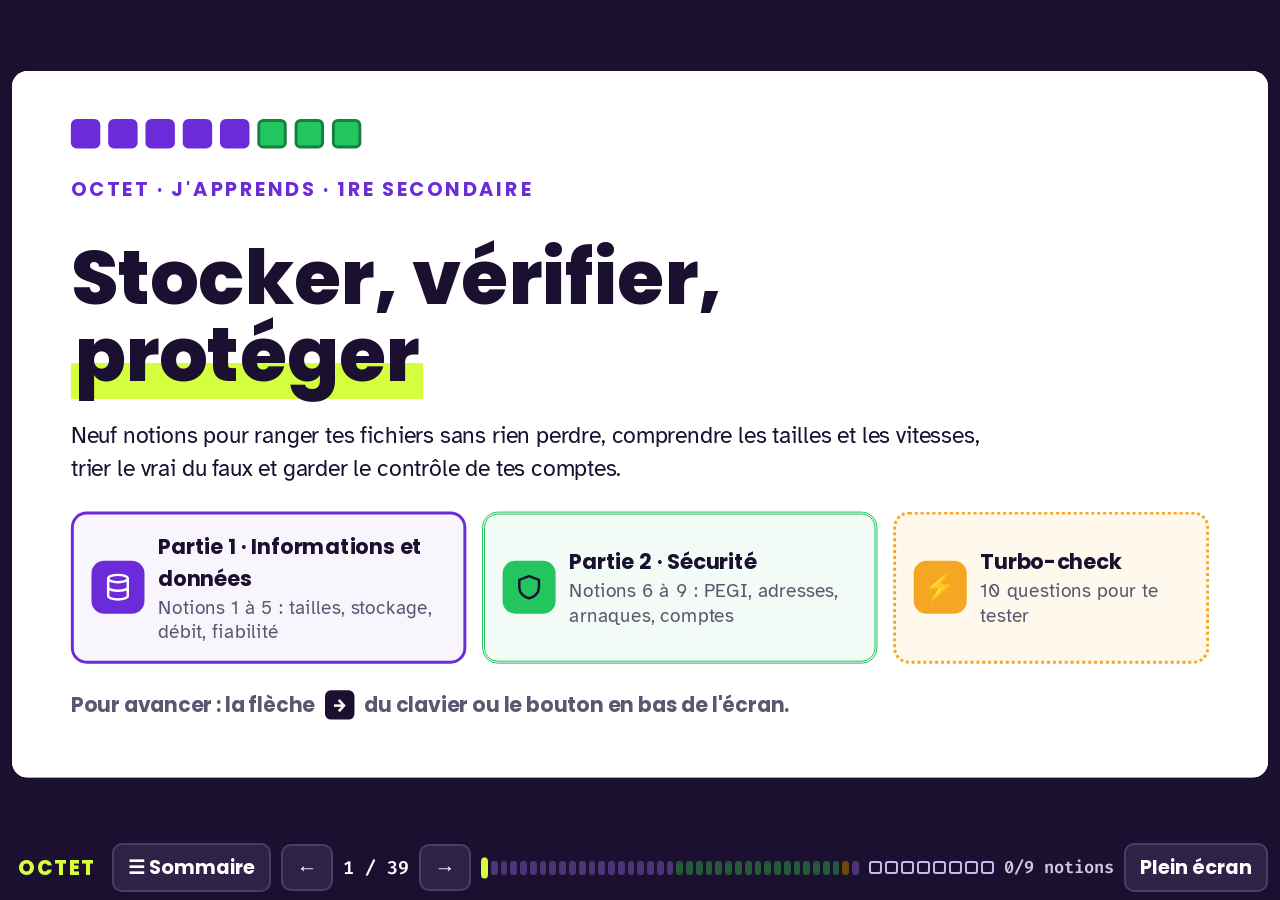
<file: stocker-verifier-proteger/index.html>
<!doctype html>
<html lang="fr">
<head>
<meta charset="utf-8">
<meta name="viewport" content="width=device-width, initial-scale=1, viewport-fit=cover">
<title>Stocker, vérifier, protéger · OCTET</title>
<link rel="preconnect" href="https://fonts.googleapis.com">
<link rel="preconnect" href="https://fonts.gstatic.com" crossorigin>
<link rel="stylesheet" href="https://fonts.googleapis.com/css2?family=Atkinson+Hyperlegible:ital,wght@0,400;0,700;1,400&family=Poppins:wght@600;700;800&family=Fira+Code:wght@500;600&display=swap">
<style>
/* =====================================================================
   Diaporama interactif · charte OCTET
   Scène 16:9 (1280 × 720) mise à l'échelle de l'écran.
   Chaque diapo porte sa notion (bandeau du haut) et son type :
   « Je découvre » (théorie) · « À toi ! » (activité) · « À retenir » (synthèse).
   Partie 1 = Informations et données (violet) · Partie 2 = Sécurité (vert) · Turbo-check (orange).
   ===================================================================== */
:root {
  --encre: #1B1030; --discret: #5E5670; --filet: #ADA6BD; --ligne: #9C94AE; --blanc: #FFFFFF; --neon: #D4FF3D;
  --fond: #F8F6FC;
  --i-aplat: #6C2BD9; --i-texte: #6C2BD9; --i-moyen: #CCB5F2; --i-clair: #EAE1FA; --i-pale: #F8F6FC;
  --s-aplat: #22C55E; --s-texte: #15803D; --s-moyen: #B2EBC7; --s-clair: #E0F7E8; --s-pale: #F2FBF5;
  --c-aplat: #F5A623; --c-texte: #A65F00; --c-moyen: #FCDCA7; --c-clair: #FEEFD6; --c-pale: #FFF8EC;
  --bon: #15803D; --bon-fond: #E0F7E8; --faux: #B3261E; --faux-fond: #FCE4E2;
  --f-titre: "Poppins", Arial, sans-serif; --f-corps: "Atkinson Hyperlegible", Verdana, sans-serif; --f-code: "Fira Code", Consolas, monospace;
  --r: 14px;
}
* { box-sizing: border-box; }
html, body { height: 100%; margin: 0; }
html { font-size: 18px; } /* base de lecture agrandie : tous les rem suivent */
body { background: var(--encre); color: var(--encre); font: 23px/1.45 var(--f-corps); display: flex; flex-direction: column; overflow: hidden;
  padding: 10px max(12px, env(safe-area-inset-right)) 8px max(12px, env(safe-area-inset-left)); }
h1, h2, h3 { font-family: var(--f-titre); line-height: 1.15; margin: 0; text-wrap: balance; }
p { margin: 0 0 10px; }
button, input, select { font: inherit; color: inherit; }
button { cursor: pointer; }
:focus-visible { outline: 3px solid var(--encre); outline-offset: 3px; box-shadow: 0 0 0 6px var(--neon); border-radius: 6px; }
code { font-family: var(--f-code); font-size: .9em; }
.neon { background: linear-gradient(transparent 58%, var(--neon) 58%, var(--neon) 92%, transparent 92%); padding: 0 4px; }
.sr { position: absolute; width: 1px; height: 1px; overflow: hidden; clip: rect(0 0 0 0); white-space: nowrap; }
[hidden] { display: none !important; }

/* couleurs du champ de la diapo */
.ch-i { --aplat: var(--i-aplat); --texte: var(--i-texte); --moyen: var(--i-moyen); --clair: var(--i-clair); --pale: var(--i-pale); --sur-aplat: #fff; --bord: solid; }
.ch-s { --aplat: var(--s-aplat); --texte: var(--s-texte); --moyen: var(--s-moyen); --clair: var(--s-clair); --pale: var(--s-pale); --sur-aplat: var(--encre); --bord: double; }
.ch-c { --aplat: var(--c-aplat); --texte: var(--c-texte); --moyen: var(--c-moyen); --clair: var(--c-clair); --pale: var(--c-pale); --sur-aplat: var(--encre); --bord: dotted; }

/* ---------- scène ---------- */
#viewport { flex: 1; position: relative; min-height: 0; }
#stage { position: absolute; top: 0; left: 0; width: 1280px; height: 720px; transform-origin: 0 0; background: var(--fond); border-radius: 16px; overflow: hidden; }
.slide { position: absolute; inset: 0; display: flex; flex-direction: column; background: var(--pale, var(--fond)); }
.slide.enter { animation: enter .4s cubic-bezier(.2, .8, .2, 1); }
.slide.back { animation: back .4s cubic-bezier(.2, .8, .2, 1); }
@keyframes enter { from { opacity: 0; transform: translateX(30px); } to { opacity: 1; transform: none; } }
@keyframes back { from { opacity: 0; transform: translateX(-30px); } to { opacity: 1; transform: none; } }
@media (prefers-reduced-motion: reduce) { .slide.enter, .slide.back { animation: none; } * { transition: none !important; } }

/* bandeau du haut (rempli par le script) */
.sh { flex: none; display: flex; align-items: center; gap: 14px; height: 58px; padding: 0 28px; background: var(--aplat); color: var(--sur-aplat); }
.sh-n { display: grid; place-items: center; width: 38px; height: 38px; border-radius: 9px; background: var(--sur-aplat); color: var(--aplat); font: 800 1.2rem var(--f-titre); }
.ch-s .sh-n { color: var(--s-texte); }
.sh-t { font: 700 1.12rem var(--f-titre); letter-spacing: .01em; white-space: nowrap; }
.sh-t small { font: 600 .9rem var(--f-titre); letter-spacing: .1em; text-transform: uppercase; opacity: .85; display: block; line-height: 1; margin-bottom: 3px; }
.sh-pas { display: flex; gap: 5px; margin-left: 6px; }
.sh-pas i { width: 12px; height: 12px; border-radius: 3px; border: 2px solid currentColor; opacity: .9; }
.sh-pas i.on { background: currentColor; }
.sh .grow { flex: 1; }
.kind { display: inline-flex; align-items: center; gap: 8px; font: 700 1.08rem var(--f-titre); padding: 6px 14px 6px 10px; border-radius: 999px; background: var(--blanc); color: var(--encre); border: 2px solid var(--encre); }
.kind svg { width: 20px; height: 20px; }
.kind.atoi { background: var(--neon); }
.kind.retiens { background: var(--encre); color: var(--neon); }

.corps { flex: 1; min-height: 0; padding: 22px 44px 26px; display: flex; flex-direction: column; gap: 16px; }
.slide h2 { font-size: 2.15rem; font-weight: 800; }
.slide h2 .num { color: var(--texte); margin-right: 8px; }
.consigne { display: flex; align-items: center; gap: 12px; font: 700 1.18rem var(--f-titre); }
.consigne .pt { flex: none; display: grid; place-items: center; width: 34px; height: 34px; border-radius: 8px; background: var(--neon); border: 2px solid var(--encre); font-size: 1.15rem; }
.lead { font-size: 1.22rem; max-width: 62ch; margin: 0; }
.grille { flex: 1; min-height: 0; display: grid; gap: 20px; }
.g2 { grid-template-columns: 1fr 1fr; }
.g3 { grid-template-columns: repeat(3, 1fr); }
.g12 { grid-template-columns: 1fr 1.25fr; }
.g21 { grid-template-columns: 1.25fr 1fr; }
.grille { align-items: start; align-content: start; }
.grille > * { min-width: 0; min-height: 0; }
.bloc { background: var(--blanc); border-radius: var(--r); border: 2px solid var(--moyen); padding: 18px 22px; }
.bloc h3 { font-size: 1.22rem; margin-bottom: 10px; }
.col { display: flex; flex-direction: column; gap: 14px; }
.attention { background: var(--blanc); border: 2px dashed var(--filet); border-radius: var(--r); padding: 12px 18px; font-size: 1.1rem; margin: 0; }
.attention b:first-child { color: var(--texte); }
.fb { min-height: 1.4em; margin: 8px 0 0; font-weight: 700; }
.fb.ok { color: var(--bon); }
.fb.ko { color: var(--faux); }
.fb span { font-weight: 400; color: var(--encre); }
.btn { font: 700 1.1rem var(--f-titre); background: var(--aplat); color: var(--sur-aplat); border: 2px solid var(--encre); border-radius: 10px; padding: 8px 16px; }
.btn.second { background: var(--blanc); color: var(--texte); border-color: var(--texte); }
.btn.petit { font-size: 1.1rem; padding: 5px 11px; }
.btn[disabled] { opacity: .45; cursor: default; }
.rangee { display: flex; flex-wrap: wrap; gap: 10px; align-items: center; }

/* « À retenir » */
.retenir-zone { flex: 1; display: grid; grid-template-columns: 1fr 320px; gap: 24px; min-height: 0; }
.retenir { background: var(--clair); border: 4px var(--bord) var(--texte); border-radius: 18px; padding: 22px 28px; display: flex; flex-direction: column; justify-content: center; }
.retenir ul { margin: 0; padding: 0; list-style: none; display: flex; flex-direction: column; gap: 22px; }
.retenir li { display: grid; grid-template-columns: 38px 1fr; gap: 14px; align-items: start; font-size: 1.32rem; line-height: 1.4; }
.retenir li::before { content: "✔"; display: grid; place-items: center; width: 34px; height: 34px; border-radius: 7px; background: var(--aplat); color: var(--sur-aplat); font-weight: 800; font-size: 1.1rem; margin-top: 1px; }
.compris { display: flex; flex-direction: column; gap: 14px; justify-content: center; align-items: stretch; }
.compris label { display: flex; align-items: center; gap: 14px; padding: 18px; border-radius: 16px; background: var(--blanc); border: 3px solid var(--encre); font: 700 1.22rem var(--f-titre); cursor: pointer; line-height: 1.25; }
.compris label:has(input:checked) { background: var(--neon); }
.compris input { width: 30px; height: 30px; accent-color: var(--encre); flex: none; }
.compris p { font-size: 1.1rem; color: var(--discret); margin: 0; }
.compris .octet-mini { display: flex; gap: 5px; justify-content: center; }
.compris .octet-mini i { width: 22px; height: 22px; border-radius: 4px; border: 2.5px solid var(--encre); }
.compris .octet-mini i.on { background: var(--i-aplat); }

/* ---------- titre, mode d'emploi, parties ---------- */
.s-titre { background: var(--blanc); }
.s-titre .corps { padding: 46px 60px; justify-content: center; gap: 26px; }
.kicker { font: 700 1.1rem var(--f-titre); letter-spacing: .14em; text-transform: uppercase; color: var(--i-texte); }
.s-titre h1 { font-size: 4.3rem; font-weight: 800; line-height: 1.02; }
.s-titre .lead { font-size: 1.3rem; }
.octet-deco { display: flex; gap: 8px; }
.octet-deco i { width: 30px; height: 30px; border-radius: 6px; border: 3px solid var(--i-texte); }
.octet-deco i:nth-child(-n+5) { background: var(--i-aplat); }
.octet-deco i:nth-child(n+6) { background: var(--s-aplat); border-color: var(--s-texte); }
.parts { display: grid; grid-template-columns: 1fr 1fr .8fr; gap: 16px; }
.part { display: flex; gap: 14px; align-items: center; padding: 16px 18px; border-radius: 16px; background: var(--pale); border: 3px var(--bord) var(--aplat); text-align: left; color: var(--encre); }
.part .pic { flex: none; display: grid; place-items: center; width: 54px; height: 54px; border-radius: 13px; background: var(--aplat); color: var(--sur-aplat); font-size: 1.5rem; }
.part .pic svg { width: 30px; height: 30px; }
.part b { font: 700 1.2rem var(--f-titre); display: block; }
.part small { color: var(--discret); font-size: 1.1rem; line-height: 1.3; display: block; }
.part:hover { transform: translateY(-2px); }
.depart { font: 700 1.15rem var(--f-titre); color: var(--discret); display: flex; align-items: center; gap: 10px; }
.depart kbd { font: 700 1.1rem var(--f-code); background: var(--encre); color: #fff; border-radius: 6px; padding: 2px 9px; }

.legende { flex: 1; display: grid; grid-template-columns: repeat(3, 1fr); gap: 20px; }
.legende > div { background: var(--blanc); border: 2px solid var(--filet); border-radius: 18px; padding: 22px; display: flex; flex-direction: column; gap: 12px; align-items: flex-start; }
.legende .kind { font-size: 1.15rem; }
.legende p { margin: 0; }
.legende .ex-mini { margin-top: auto; font-size: 1.1rem; color: var(--discret); }
.reperes { display: grid; grid-template-columns: 1fr 1fr; gap: 20px; }
.reperes > div { display: flex; gap: 14px; align-items: center; background: var(--blanc); border: 2px solid var(--filet); border-radius: 16px; padding: 14px 18px; font-size: 1.12rem; }
.reperes .ico { flex: none; display: grid; place-items: center; width: 50px; height: 50px; border-radius: 12px; background: var(--encre); color: #fff; font: 700 1.3rem var(--f-titre); }

.s-partie { background: var(--aplat); color: var(--sur-aplat); }
.s-partie .corps { padding: 56px 70px; justify-content: center; gap: 20px; }
.s-partie .kicker { color: inherit; opacity: .85; }
.s-partie h1 { font-size: 4.2rem; font-weight: 800; }
.s-partie .lead { font-size: 1.25rem; }
.chemin { display: grid; grid-auto-flow: column; grid-auto-columns: 1fr; gap: 12px; margin-top: 12px; }
.chemin button { text-align: left; display: flex; flex-direction: column; gap: 8px; padding: 14px 16px; min-height: 130px; border-radius: 16px; background: var(--blanc); color: var(--encre); border: 3px solid var(--encre); }
.chemin button b { display: grid; place-items: center; width: 40px; height: 40px; border-radius: 9px; background: var(--aplat); color: var(--sur-aplat); font: 800 1.2rem var(--f-titre); border: 2px solid var(--encre); }
.chemin button span { font: 700 1.12rem var(--f-titre); line-height: 1.25; }
.chemin button.vu { background: var(--neon); }
.chemin button.vu b::after { content: " ✓"; font-size: .8em; }

/* ---------- 1. unités ---------- */
.bits { display: flex; gap: 8px; justify-content: center; margin: 6px 0 10px; }
.bits button { width: 50px; height: 62px; border-radius: 10px; border: 3px solid var(--encre); background: var(--blanc); font: 700 1.7rem var(--f-code); }
.bits button.on { background: var(--aplat); color: #fff; }
.bits-out { display: flex; justify-content: center; gap: 14px; align-items: center; font-size: 1.12rem; }
.bits-out b.lettre { display: grid; place-items: center; min-width: 56px; height: 56px; padding: 0 10px; border-radius: 12px; background: var(--neon); border: 3px solid var(--encre); font: 800 1.8rem var(--f-titre); }
.accolade { text-align: center; font: 700 1.12rem var(--f-titre); color: var(--texte); border-top: 3px solid var(--texte); margin: 0 40px 10px; padding-top: 6px; }
.escalier { display: flex; align-items: flex-end; gap: 10px; height: 210px; }
.marche { flex: 1; display: flex; flex-direction: column; align-items: center; justify-content: flex-end; gap: 6px; }
.marche b { width: 100%; display: grid; place-items: center; background: var(--aplat); color: #fff; border-radius: 12px 12px 4px 4px; font: 800 1.4rem var(--f-titre); }
.marche small { font-size: 1.1rem; color: var(--discret); text-align: center; line-height: 1.2; }
.fleches { text-align: center; margin-bottom: 0; font: 700 1.1rem var(--f-code); color: var(--texte); margin-top: 10px; }
.sens { display: grid; grid-template-columns: 1fr 1fr; gap: 10px; margin-top: 12px; }
.sens div { border-radius: 10px; padding: 8px 12px; background: var(--clair); font-size: 1.1rem; text-align: center; }
.sens b { display: block; font-family: var(--f-titre); }
.conv { display: grid; grid-template-columns: 1fr auto; gap: 10px; margin-bottom: 12px; }
.conv input, .conv select { padding: 9px 12px; border-radius: 10px; border: 2px solid var(--filet); background: #fff; font-size: 1.2rem; }
.conv-res { display: grid; grid-template-columns: 1fr 1fr; gap: 8px; }
.conv-res div { background: var(--clair); border-radius: 10px; padding: 8px; text-align: center; }
.conv-res small { display: block; font: 700 1.1rem var(--f-titre); color: var(--texte); }
.conv-res span { font: 600 1.12rem var(--f-code); word-break: break-all; }
.conv-res div.src { background: var(--aplat); color: #fff; }
.conv-res div.src small { color: #fff; }
.duels { display: flex; flex-direction: column; gap: 10px; }
.duel { display: grid; grid-template-columns: 1fr auto 1fr; gap: 8px; align-items: center; }
.duel .vs { font: 800 1.1rem var(--f-titre); color: var(--discret); }
.carte { text-align: left; padding: 9px 12px; border-radius: 10px; border: 2px solid var(--filet); background: #fff; line-height: 1.3; font-size: 1.1rem; }
.carte:hover { border-color: var(--texte); }
.carte b { display: block; font-family: var(--f-code); font-size: 1.15rem; }
.carte.ok { border-color: var(--bon); background: var(--bon-fond); }
.carte.ko { border-color: var(--faux); background: var(--faux-fond); }

/* ---------- 2. RAM / stockage ---------- */
.cuisine { flex: 1; display: grid; grid-template-columns: 1fr 1fr; gap: 20px; }
.cuisine > div { background: var(--blanc); border: 3px solid var(--aplat); border-radius: 18px; padding: 20px 24px; display: flex; flex-direction: column; gap: 10px; }
.cuisine .ico { font-size: 3.2rem; line-height: 1; }
.cuisine h3 { font-size: 1.5rem; }
.cuisine .egal { font: 700 1.2rem var(--f-titre); color: var(--texte); }
.cuisine ul { margin: 0; padding-left: 1.1em; }
.cuisine li { margin: 4px 0; }
.etat { margin-top: auto; display: flex; align-items: center; gap: 10px; padding: 10px 14px; border-radius: 12px; font-weight: 700; }
.etat.vide { background: var(--faux-fond); color: var(--faux); }
.etat.garde { background: var(--bon-fond); color: var(--bon); }
.tri { display: grid; grid-template-columns: 1fr 1fr; gap: 10px; }
.tri-l { min-height: 120px; display: flex; flex-direction: column; gap: 8px; justify-content: space-between; padding: 12px 14px; border-radius: 12px; border: 2px solid var(--filet); background: #fff; }
.tri-l.ok { border-color: var(--bon); background: var(--bon-fond); }
.tri-l.ko { border-color: var(--faux); background: var(--faux-fond); }
.tri-l small { display: block; color: var(--discret); font-size: 1rem; margin-top: 4px; }
.espaces { display: grid; grid-template-columns: repeat(3, 1fr); gap: 18px; }
.espace { background: var(--blanc); border: 2px solid var(--moyen); border-radius: 18px; padding: 18px 20px; display: flex; flex-direction: column; gap: 8px; }
.espace .ico { font-size: 2.6rem; line-height: 1; }
.espace h3 { font-size: 1.35rem; }
.espace .ex2 { font-size: 1.1rem; background: var(--clair); border-radius: 10px; padding: 8px 12px; }
.espace .plus { margin-top: auto; font-size: 1.1rem; }
.espace .plus div { display: flex; gap: 8px; }

/* ---------- 3. faire de la place ---------- */
.formule { font: 700 1.3rem var(--f-titre); text-align: center; background: #fff; border: 3px solid var(--texte); border-radius: 14px; padding: 14px; margin: 0 0 14px; }
.calc-ex { display: flex; justify-content: center; align-items: center; gap: 10px; flex-wrap: wrap; font: 700 1.15rem var(--f-titre); }
.calc-ex span { background: var(--clair); border-radius: 10px; padding: 8px 14px; }
.calc-ex span.r { background: var(--neon); border: 2px solid var(--encre); }
.flow { display: flex; flex-direction: column; align-items: center; gap: 12px; }
.flow .q { background: var(--aplat); color: #fff; font: 700 1.15rem var(--f-titre); padding: 10px 18px; border-radius: 12px; text-align: center; }
.flow .yn { display: grid; grid-template-columns: 1fr 1fr; gap: 12px; width: 100%; }
.flow .yn div { background: #fff; border: 2px solid var(--filet); border-radius: 12px; padding: 12px; text-align: center; font-size: 1.1rem; }
.flow .yn .gros { font-size: 2rem; display: block; }
.phone { display: grid; grid-template-columns: 420px 1fr; align-items: start; gap: 20px; flex: 1; min-height: 0; }
.jauge { background: var(--blanc); border: 2px solid var(--moyen); border-radius: 16px; padding: 16px 18px; display: flex; flex-direction: column; gap: 8px; }
.jauge-h { font: 700 1.15rem var(--f-titre); }
.jauge-big { font: 800 2rem var(--f-titre); }
.jauge-bar { position: relative; height: 26px; border-radius: 99px; background: #fff; border: 2px solid var(--texte); overflow: hidden; }
.jauge-bar i { position: absolute; inset: 0 auto 0 0; background: var(--aplat); transition: width .35s; }
.jauge-bar em { position: absolute; top: -2px; bottom: -2px; width: 3px; background: var(--encre); }
.jauge small { color: var(--discret); font-size: 1.1rem; }
.items { display: flex; flex-direction: column; gap: 6px; }
.item { display: grid; grid-template-columns: 1fr auto; gap: 10px; align-items: center; padding: 6px 12px; border-radius: 10px; background: #fff; border: 2px solid var(--filet); font-size: 1.1rem; line-height: 1.25; }
.item .nm small { display: block; color: var(--discret); font-size: 1rem; }
.seg { display: inline-flex; border: 2px solid var(--texte); border-radius: 10px; overflow: hidden; }
.seg button { border: 0; background: #fff; padding: 5px 10px; font-size: 1.02rem; font-weight: 700; color: var(--texte); }
.seg button + button { border-left: 2px solid var(--texte); }
.seg button[aria-pressed="true"] { background: var(--aplat); color: var(--sur-aplat); }

/* ---------- 4. débit ---------- */
.debit-visu { display: flex; align-items: center; justify-content: center; gap: 14px; font: 700 1.3rem var(--f-titre); margin: 6px 0 12px; flex-wrap: wrap; }
.debit-visu span { background: var(--clair); border-radius: 12px; padding: 10px 16px; }
.debit-visu .op { background: transparent; color: var(--texte); padding: 0; }
.debit-visu .r { background: var(--neon); border: 2px solid var(--encre); }
.paquet { display: flex; gap: 4px; justify-content: center; margin-bottom: 6px; }
.paquet i { width: 26px; height: 26px; border-radius: 5px; background: var(--aplat); border: 2px solid var(--encre); }
.r3 { display: grid; grid-template-columns: auto auto auto; justify-content: center; gap: 6px 18px; font: 600 1.15rem var(--f-code); background: var(--clair); border-radius: 12px; padding: 14px; }
.r3 .op { color: var(--texte); font-weight: 700; text-align: center; }
.calc { display: grid; grid-template-columns: 1fr 1fr; gap: 14px; margin-bottom: 14px; }
.calc label { display: flex; flex-direction: column; gap: 4px; font-weight: 700; font-size: 1.1rem; }
.calc .in { display: flex; align-items: center; gap: 8px; }
.calc input { width: 100%; padding: 9px 12px; border-radius: 10px; border: 2px solid var(--filet); font-size: 1.15rem; }
.calc em { font-style: normal; font-weight: 700; color: var(--texte); white-space: nowrap; }
.etapes { margin: 0; padding: 0; list-style: none; counter-reset: e; display: flex; flex-direction: column; gap: 10px; }
.etapes li { counter-increment: e; display: grid; grid-template-columns: 32px 1fr; gap: 12px; align-items: center; font-family: var(--f-code); font-size: 1.15rem; background: #fff; border: 2px solid var(--filet); border-radius: 10px; padding: 8px 12px; }
.etapes li::before { content: counter(e); display: grid; place-items: center; width: 30px; height: 30px; border-radius: 7px; background: var(--clair); color: var(--texte); font: 700 1.1rem var(--f-titre); }
.etapes li.res { border-color: var(--encre); }
.etapes li.res b { background: var(--neon); padding: 0 6px; border-radius: 4px; }
.hconv { display: flex; align-items: center; gap: 10px; font-size: 1.4rem; }
.hconv input { width: 150px; padding: 10px 12px; border-radius: 10px; border: 2px solid var(--filet); font: 600 1.4rem var(--f-code); }
.hconv-out { margin-top: 14px; font-family: var(--f-code); font-size: 1.22rem; line-height: 1.9; background: #fff; border: 2px solid var(--filet); border-radius: 12px; padding: 12px 16px; }
.hconv-out b { background: var(--neon); padding: 0 5px; border-radius: 4px; }
.piege { display: flex; align-items: center; gap: 16px; justify-content: center; font: 800 1.6rem var(--f-titre); }
.piege .non { text-decoration: line-through; color: var(--faux); }
.piege .oui { background: var(--neon); padding: 0 8px; border-radius: 6px; }

/* ---------- 5. vérifier une info ---------- */
.q3 { display: grid; grid-template-columns: repeat(3, 1fr); gap: 16px; }
.q3 div { background: #fff; border-radius: 16px; border: 3px solid var(--texte); padding: 16px; text-align: center; }
.q3 .ico { font-size: 2.2rem; line-height: 1; }
.q3 b { display: block; font: 800 1.7rem var(--f-titre); color: var(--texte); margin: 4px 0; }
.q3 small { color: var(--discret); font-size: 1.1rem; }
.posts { display: grid; grid-template-columns: repeat(3, 1fr); gap: 16px; min-height: 0; }
.post { min-height: 300px; background: #fff; border-radius: 14px; border: 2px solid var(--filet); padding: 14px 16px; display: flex; flex-direction: column; font-size: 1.1rem; }
.post-h { display: flex; align-items: center; gap: 10px; margin-bottom: 8px; }
.av { display: grid; place-items: center; width: 38px; height: 38px; border-radius: 50%; font: 700 1.1rem var(--f-titre); color: #fff; flex: none; }
.post-h b { font-size: 1.1rem; }
.post-h small { display: block; color: var(--discret); font-size: 1.1rem; line-height: 1.25; }
.post p { margin: 0 0 10px; }
.post .rangee { margin-top: auto; }
.post .fb { font-size: 1.1rem; }
.post.ok { border-color: var(--bon); }
.post.ko { border-color: var(--faux); }
.tag-f { display: inline-block; font: 700 .82rem var(--f-titre); letter-spacing: .08em; text-transform: uppercase; padding: 2px 7px; border-radius: 5px; background: var(--clair); color: var(--texte); }

/* ---------- 6. PEGI ---------- */
.ages { display: flex; gap: 12px; flex-wrap: wrap; justify-content: center; margin: 8px 0 12px; }
.age { display: grid; place-items: center; width: 70px; height: 82px; border-radius: 10px; font: 800 1.9rem var(--f-titre); color: #fff; border: 3px solid var(--encre); }
.a3, .a7 { background: #2E9E3F; } .a12, .a16 { background: #E58A00; color: var(--encre); } .a18 { background: #D9001B; }
.vs-x { display: grid; grid-template-columns: 1fr 1fr; gap: 12px; }
.vs-x div { border-radius: 12px; padding: 10px 14px; font-size: 1.1rem; }
.vs-x .oui { background: var(--bon-fond); border: 2px solid var(--bon); }
.vs-x .non { background: var(--faux-fond); border: 2px solid var(--faux); }
.vs-x b { display: block; font-family: var(--f-titre); }
.etiq { display: flex; gap: 18px; align-items: center; justify-content: center; margin: 4px 0 12px; }
.etiq .plus { font: 800 2rem var(--f-titre); color: var(--discret); }
.etiq .pics { display: flex; gap: 8px; }
.mini { display: grid; place-items: center; width: 52px; height: 52px; border-radius: 8px; background: var(--encre); color: #fff; font-size: 1.5rem; }
.pictos { display: grid; grid-template-columns: repeat(4, 1fr); gap: 12px; }
.picto { display: flex; flex-direction: column; align-items: center; gap: 6px; padding: 12px 6px; border-radius: 12px; border: 2px solid var(--encre); background: #fff; font-weight: 700; font-size: 1.1rem; text-align: center; line-height: 1.2; }
.picto span { display: grid; place-items: center; width: 50px; height: 50px; border-radius: 9px; background: var(--encre); color: #fff; font-size: 1.5rem; }
.picto[aria-expanded="true"] { background: var(--neon); }
.picto.vu:not([aria-expanded="true"]) { background: var(--clair); }
.picto-def { min-height: 3.4em; padding: 14px 18px; border-radius: 12px; background: var(--blanc); border: 3px solid var(--texte); font-size: 1.18rem; }
.boite { display: flex; gap: 18px; align-items: center; padding: 18px; border-radius: 16px; background: var(--blanc); border: 3px solid var(--encre); }
.boite .jeu { font: 800 1.3rem var(--f-titre); display: block; margin-bottom: 8px; }
.boite .lbl { display: flex; gap: 8px; }
.choix { display: flex; flex-direction: column; gap: 10px; }
.choix button { text-align: left; padding: 11px 14px; border-radius: 12px; border: 2px solid var(--filet); background: #fff; line-height: 1.35; font-size: 1.12rem; }
.choix button:hover { border-color: var(--texte); }
.choix button.ok { border-color: var(--bon); background: var(--bon-fond); }
.choix button.ko { border-color: var(--faux); background: var(--faux-fond); }

/* ---------- 7. adresse web ---------- */
.anat { display: flex; flex-wrap: wrap; justify-content: center; font: 600 2rem var(--f-code); background: #fff; border: 3px solid var(--encre); border-radius: 16px; padding: 22px 12px 18px; }
.anat button { border: 0; background: transparent; padding: 4px 2px; border-bottom: 7px solid transparent; font: inherit; }
.anat button[data-k="proto"] { border-color: #9C94AE; }
.anat button[data-k="sous"] { border-color: var(--i-moyen); }
.anat button[data-k="dom"] { border-color: var(--neon); background: rgba(212, 255, 61, .35); }
.anat button[data-k="chemin"] { border-color: #F1B2D8; }
.anat button[aria-pressed="true"] { background: var(--clair); }
.anat-leg { display: flex; justify-content: center; gap: 16px; flex-wrap: wrap; font-size: 1.1rem; color: var(--discret); margin-top: 8px; }
.anat-leg span::before { content: ""; display: inline-block; width: 18px; height: 6px; border-radius: 3px; margin-right: 6px; vertical-align: middle; background: var(--c); }
.anat-def { min-height: 3.2em; padding: 12px 18px; border-radius: 12px; background: var(--blanc); border: 3px solid var(--texte); font-size: 1.15rem; }
.cadenas { display: grid; grid-template-columns: auto 1fr; gap: 16px; align-items: center; }
.cadenas .ico { font-size: 3rem; }
.urls { display: grid; grid-template-columns: 1fr 1fr; gap: 14px; }
.url-l { background: #fff; border: 2px solid var(--filet); border-radius: 14px; padding: 14px 16px; }
.url-l.ok { border-color: var(--bon); background: var(--bon-fond); }
.url-c { display: flex; flex-wrap: wrap; font: 600 1.25rem var(--f-code); }
.url-c button { border: 0; background: transparent; padding: 3px 1px; border-radius: 4px; font: inherit; }
.url-c button:hover { background: var(--clair); }
.url-c button.ok { background: var(--neon); }
.url-c button.ko { background: var(--faux-fond); text-decoration: line-through; }
.url-l .fb { font-size: 1.1rem; }

/* ---------- 8. arnaques ---------- */
.signaux { flex: 1; display: grid; grid-template-columns: repeat(3, 1fr); gap: 16px; }
.signal { background: #fff; border: 2px solid var(--moyen); border-radius: 16px; padding: 16px 18px; display: flex; flex-direction: column; gap: 4px; }
.signal span { font-size: 2.3rem; line-height: 1; }
.signal b { font: 700 1.25rem var(--f-titre); margin-top: 6px; }
.signal small { color: var(--discret); font-size: 1.1rem; }
.compteur { display: flex; align-items: center; gap: 14px; background: var(--blanc); border: 3px solid var(--encre); border-radius: 14px; padding: 10px 16px; font-size: 1.12rem; }
.compteur b { font: 800 1.3rem var(--f-titre); white-space: nowrap; }
.sms { width: 440px; background: #EEF0F4; border-radius: 28px; padding: 18px; border: 4px solid var(--encre); align-self: center; }
.sms-h { text-align: center; font-size: 1.1rem; color: var(--discret); margin-bottom: 10px; }
.sms .bulle { background: #fff; border-radius: 18px 18px 18px 4px; padding: 14px 16px; line-height: 1.75; font-size: 1.15rem; }
.sms .hot { display: inline; -webkit-box-decoration-break: clone; box-decoration-break: clone; cursor: pointer; border: 0; background: transparent; padding: 0 2px; border-radius: 4px; font: inherit; text-align: left; border-bottom: 2px dotted var(--ligne); }
.sms .hot.found { background: var(--neon); border-bottom-color: transparent; }
.trouves { margin: 0; padding: 0; list-style: none; display: flex; flex-direction: column; gap: 8px; }
.trouves li { background: #fff; border: 2px solid var(--bon); border-radius: 10px; padding: 8px 12px; font-size: 1.1rem; }
.trouves li.vide { border-style: dashed; border-color: var(--filet); color: var(--discret); }
.stop { display: grid; grid-template-columns: repeat(4, 1fr); gap: 14px; }
.stop div { background: #fff; border-radius: 16px; border: 3px solid var(--texte); padding: 16px 12px; text-align: center; }
.stop b { display: grid; place-items: center; width: 64px; height: 64px; margin: 0 auto 10px; border-radius: 12px; background: var(--aplat); color: var(--sur-aplat); font: 800 2.2rem var(--f-titre); border: 3px solid var(--encre); }
.stop small { font-size: 1.12rem; line-height: 1.3; display: block; }
.stop small strong { display: block; font: 700 1.2rem var(--f-titre); }

/* ---------- 9. identité ---------- */
.share { display: grid; grid-template-columns: repeat(4, 1fr); gap: 10px; }
.share button { font-size: 1.2rem; padding: 12px; border-radius: 12px; border: 2px solid var(--filet); background: #fff; font-weight: 700; line-height: 1.25; min-height: 92px; }
.share button.ok { border-color: var(--bon); background: var(--bon-fond); }
.share button.ko { border-color: var(--faux); background: var(--faux-fond); }
.share button small { display: block; font-weight: 400; font-size: 1.1rem; margin-top: 4px; }
.mode { display: inline-flex; border: 3px solid var(--encre); border-radius: 12px; overflow: hidden; }
.mode button { border: 0; background: #fff; padding: 8px 16px; font-weight: 700; }
.mode button + button { border-left: 3px solid var(--encre); }
.mode button[aria-pressed="true"] { background: var(--neon); }
.check { list-style: none; margin: 0; padding: 0; display: flex; flex-direction: column; gap: 12px; }
.check li { display: grid; grid-template-columns: 40px 1fr; gap: 10px; align-items: start; }
.check li > span:first-child { font-size: 1.6rem; line-height: 1.1; }
.pw input { width: 100%; padding: 12px 14px; border-radius: 12px; border: 2px solid var(--filet); font: 600 1.2rem var(--f-code); }
.pw-bar { height: 16px; border-radius: 99px; background: var(--clair); overflow: hidden; margin: 12px 0 6px; border: 2px solid var(--texte); }
.pw-bar i { display: block; height: 100%; width: 0; background: var(--aplat); transition: width .25s; }
.pw-lvl { font: 800 1.3rem var(--f-titre); }
.pw ul { list-style: none; margin: 8px 0 0; padding: 0; font-size: 1.12rem; display: flex; flex-direction: column; gap: 4px; }
.pw li.ok { color: var(--bon); font-weight: 700; }
.recette { display: flex; flex-wrap: wrap; gap: 8px; align-items: center; font: 700 1.15rem var(--f-code); }
.recette span { background: var(--clair); border: 2px solid var(--texte); border-radius: 8px; padding: 6px 10px; }
.recette .op { background: transparent; border: 0; padding: 0; color: var(--texte); }
.pas { list-style: none; margin: 0; padding: 0; counter-reset: p; display: grid; grid-template-columns: repeat(4, 1fr); gap: 16px; }
.pas li { counter-increment: p; background: #fff; border: 2px solid var(--moyen); border-radius: 16px; padding: 22px; display: flex; flex-direction: column; gap: 14px; font-size: 1.18rem; min-height: 330px; }
.pas li::before { content: counter(p); display: grid; place-items: center; width: 50px; height: 50px; border-radius: 12px; background: var(--aplat); color: var(--sur-aplat); font: 800 1.5rem var(--f-titre); border: 3px solid var(--encre); }
.pas li .ico { font-size: 3rem; line-height: 1; }

/* ---------- turbo-check ---------- */
.quiz { flex: 1; min-height: 0; background: var(--blanc); border: 3px solid var(--aplat); border-radius: 18px; padding: 22px 28px; display: flex; flex-direction: column; overflow: auto; }
.quiz-top { display: flex; justify-content: space-between; align-items: center; gap: 10px; margin-bottom: 12px; }
.quiz-top b { font: 700 1.15rem var(--f-titre); color: var(--texte); }
.quiz-dots { display: flex; gap: 6px; }
.quiz-dots i { width: 20px; height: 20px; border-radius: 4px; border: 2.5px solid var(--encre); }
.quiz-dots i.ok { background: var(--bon); }
.quiz-dots i.ko { background: var(--faux); }
.quiz-dots i.cur { background: var(--neon); }
.quiz-q { font: 700 1.5rem var(--f-titre); margin-bottom: 16px; }
.quiz .choix { display: grid; grid-template-columns: 1fr 1fr; gap: 12px; }
.quiz .choix button { font-size: 1.2rem; padding: 14px 16px; }
.score { text-align: center; }
.score .big { font: 800 3.6rem var(--f-titre); color: var(--texte); line-height: 1.1; }
.score ul { text-align: left; max-width: 900px; margin: 10px auto; font-size: 1.1rem; }

/* ---------- fin ---------- */
.fin-zone { flex: 1; display: grid; grid-template-columns: 1fr 1fr; gap: 20px; }
.fin-zone a { display: flex; flex-direction: column; gap: 10px; padding: 24px; border-radius: 18px; border: 3px solid var(--encre); background: var(--blanc); color: var(--encre); text-decoration: none; }
.fin-zone a b { font: 800 1.5rem var(--f-titre); }
.fin-zone a .go { margin-top: auto; font: 700 1.15rem var(--f-titre); color: var(--texte); }
.fin-zone a.jeu { background: var(--s-clair); border-color: var(--s-texte); }
.bilan { display: flex; align-items: center; gap: 18px; font-size: 1.2rem; }
.bilan .octet-mini { display: flex; gap: 6px; }
.bilan .octet-mini i { width: 28px; height: 28px; border-radius: 5px; border: 3px solid var(--encre); }
.bilan .octet-mini i.on { background: var(--i-aplat); }
.pied { font-size: 1.1rem; color: var(--discret); }
.pied a { color: var(--i-texte); }

/* ---------- barre de navigation ---------- */
#bar { flex: none; display: flex; align-items: center; gap: 10px; padding-top: 10px; color: #fff; }
#bar button { background: #2E2247; border: 2px solid #4A3C6B; border-radius: 10px; padding: 8px 14px; color: #fff; font: 700 1.08rem var(--f-titre); white-space: nowrap; }
#bar button:hover { background: #3C2E5C; }
#bar button.fleche { width: 52px; font-size: 1.15rem; padding: 6px 0; }
#bar .accueil { color: var(--neon); font: 800 1.12rem var(--f-titre); letter-spacing: .08em; text-decoration: none; padding: 0 6px; }
#count { font: 600 1.02rem var(--f-code); min-width: 64px; text-align: center; }
#pistes { flex: 1; display: flex; gap: 3px; min-width: 120px; height: 14px; }
#pistes button { flex: 1; padding: 0 !important; border: 0 !important; border-radius: 3px !important; background: #3A2E55 !important; min-width: 0; }
#pistes button.i { background: #4B3577 !important; } #pistes button.s { background: #245A3A !important; } #pistes button.c { background: #6B4A12 !important; }
#pistes button.fait.i { background: var(--i-moyen) !important; } #pistes button.fait.s { background: var(--s-aplat) !important; } #pistes button.fait.c { background: var(--c-aplat) !important; } #pistes button.fait { background: #9C94AE !important; }
#pistes button.ici { background: var(--neon) !important; transform: scaleY(1.5); }
#octet { display: flex; gap: 3px; }
#octet i { width: 13px; height: 13px; border-radius: 3px; border: 2px solid var(--i-moyen); }
#octet i.on { background: var(--i-moyen); }
#prog-t { font: 600 .95rem var(--f-code); color: #CFC8E0; white-space: nowrap; }
@media (max-width: 760px) { #prog-t, #bar .accueil, #fs { display: none; } }

/* ---------- sommaire ---------- */
#som { position: fixed; inset: 0; z-index: 50; background: rgba(27, 16, 48, .55); display: grid; place-items: center; padding: 16px; }
#som .boite-som { background: var(--blanc); border-radius: 20px; width: min(980px, 100%); max-height: 100%; overflow: auto; padding: 24px 28px; border: 3px solid var(--encre); }
#som h2 { font-size: 1.6rem; margin-bottom: 4px; }
#som .som-h { display: flex; align-items: center; justify-content: space-between; gap: 12px; margin-bottom: 14px; }
#som .cols { display: grid; grid-template-columns: 1fr 1fr; gap: 20px; }
#som h3 { font: 700 .95rem var(--f-titre); letter-spacing: .12em; text-transform: uppercase; color: var(--texte); margin: 0 0 8px; }
#som ol { list-style: none; margin: 0; padding: 0; display: flex; flex-direction: column; gap: 6px; }
#som li button { width: 100%; display: flex; align-items: center; gap: 12px; text-align: left; padding: 9px 12px; border-radius: 12px; border: 2px solid var(--moyen); background: var(--pale); font-size: 1.12rem; line-height: 1.25; }
#som li button:hover { border-color: var(--texte); }
#som li button .n { flex: none; display: grid; place-items: center; width: 34px; height: 34px; border-radius: 8px; background: var(--blanc); border: 2px solid var(--aplat); color: var(--texte); font: 800 1.08rem var(--f-titre); }
#som li button.vu .n { background: var(--aplat); color: var(--sur-aplat); }
#som li button .etat-n { margin-left: auto; font-size: 1.1rem; color: var(--discret); white-space: nowrap; }
#som li button.ici { border-color: var(--encre); box-shadow: 0 0 0 3px var(--neon); }
#som .bas { margin-top: 16px; display: flex; gap: 12px; flex-wrap: wrap; }

/* ---------- impression : une diapo par page ---------- */
@media print {
  @page { size: A4 landscape; margin: 8mm; }
  html, body { height: auto; overflow: visible; background: #fff; padding: 0; display: block; }
  #bar, #som { display: none !important; }
  #viewport { position: static; }
  #stage { position: static !important; transform: none !important; width: 1280px; height: auto; zoom: .8; background: none; border-radius: 0; }
  .slide, .slide[hidden] { position: relative !important; display: flex !important; width: 1280px; height: 720px; break-after: page; border: 1px solid #ddd; animation: none !important; }
  * { -webkit-print-color-adjust: exact; print-color-adjust: exact; }
}
</style>
</head>
<body>

<div id="viewport">
<div id="stage" role="region" aria-roledescription="diaporama" aria-label="Stocker, vérifier, protéger">

<!-- ================= TITRE ================= -->
<section class="slide s-titre ch-i" data-name="Titre">
  <div class="corps">
    <div class="octet-deco" aria-hidden="true"><i></i><i></i><i></i><i></i><i></i><i></i><i></i><i></i></div>
    <p class="kicker">OCTET · J'apprends · 1re secondaire</p>
    <h1>Stocker, vérifier,<br><span class="neon">protéger</span></h1>
    <p class="lead">Neuf notions pour ranger tes fichiers sans rien perdre, comprendre les tailles et les vitesses, trier le vrai du faux et garder le contrôle de tes comptes.</p>
    <div class="parts">
      <button class="part ch-i" data-aller="p1"><span class="pic"><svg viewBox="0 0 24 24" fill="none" stroke="currentColor" stroke-width="2" aria-hidden="true"><ellipse cx="12" cy="5" rx="8" ry="3"/><path d="M4 5v14c0 1.7 3.6 3 8 3s8-1.3 8-3V5M4 12c0 1.7 3.6 3 8 3s8-1.3 8-3"/></svg></span><span><b>Partie 1 · Informations et données</b><small>Notions 1 à 5 : tailles, stockage, débit, fiabilité</small></span></button>
      <button class="part ch-s" data-aller="p2"><span class="pic"><svg viewBox="0 0 24 24" fill="none" stroke="currentColor" stroke-width="2" stroke-linejoin="round" aria-hidden="true"><path d="M12 3l8 3v6c0 4.5-3.4 8.2-8 9-4.6-.8-8-4.5-8-9V6l8-3z"/></svg></span><span><b>Partie 2 · Sécurité</b><small>Notions 6 à 9 : PEGI, adresses, arnaques, comptes</small></span></button>
      <button class="part ch-c" data-aller="turbo"><span class="pic">⚡</span><span><b>Turbo-check</b><small>10 questions pour te tester</small></span></button>
    </div>
    <p class="depart">Pour avancer : la flèche <kbd>→</kbd> du clavier ou le bouton en bas de l'écran.</p>
  </div>
</section>

<!-- ================= MODE D'EMPLOI ================= -->
<section class="slide ch-i" data-name="Mode d'emploi">
  <div class="corps">
    <p class="kicker">Avant de commencer</p>
    <h2>Comment ça <span class="neon">marche</span> ?</h2>
    <p class="lead">Chaque notion se découpe en quelques diapos. En haut, une étiquette te dit ce que tu fais.</p>
    <div class="legende">
      <div><span class="kind"><svg viewBox="0 0 24 24" fill="none" stroke="currentColor" stroke-width="2" aria-hidden="true"><path d="M4 5a2 2 0 0 1 2-2h13v16H6a2 2 0 0 0-2 2V5z"/><path d="M4 19a2 2 0 0 1 2-2h13"/></svg>Je découvre</span><p>Je lis et j'observe. C'est la théorie, expliquée avec des exemples.</p><p class="ex-mini">Prends le temps de lire chaque bloc.</p></div>
      <div><span class="kind atoi"><svg viewBox="0 0 24 24" fill="none" stroke="currentColor" stroke-width="2" aria-hidden="true"><circle cx="12" cy="12" r="9"/><circle cx="12" cy="12" r="5"/><circle cx="12" cy="12" r="1.5" fill="currentColor"/></svg>À toi !</span><p>Je clique, je trie, je calcule. L'écran me dit tout de suite si c'est juste.</p><p class="ex-mini">Tu te trompes ? Lis l'aide et réessaie.</p></div>
      <div><span class="kind retiens"><svg viewBox="0 0 24 24" fill="none" stroke="currentColor" stroke-width="2" stroke-linejoin="round" aria-hidden="true"><path d="M12 2l3 6.5 7 .8-5.2 4.8 1.4 7L12 17.6 5.8 21l1.4-7L2 9.3l7-.8L12 2z"/></svg>À retenir</span><p>Le résumé de la notion. Je coche « J'ai compris » quand c'est clair.</p><p class="ex-mini">Chaque case cochée remplit ton octet.</p></div>
    </div>
    <div class="reperes">
      <div><span class="ico">☰</span><span>Le bouton <b>Sommaire</b> (en bas à gauche) te montre les 9 notions. Tu peux sauter où tu veux.</span></div>
      <div><span class="ico" style="background:var(--i-aplat)">8</span><span>Tes notions comprises remplissent l'<b>octet</b> en bas. Ta progression reste sur cet ordinateur.</span></div>
    </div>
  </div>
</section>

<!-- ================= PARTIE 1 ================= -->
<section class="slide s-partie ch-i" id="p1" data-name="Partie 1">
  <div class="corps">
    <p class="kicker">Partie 1 · notions 1 à 5</p>
    <h1>Informations<br>et données</h1>
    <p class="lead">Combien pèse un fichier, où le ranger, combien de temps pour le télécharger, et comment savoir si une info est vraie.</p>
    <div class="chemin" data-notions="1,2,3,4,5"></div>
  </div>
</section>

<!-- ================= 1. UNITÉS ================= -->
<section class="slide ch-i" data-n="1" data-k="decouvre" data-name="Bit et octet">
  <div class="corps">
    <h2><span class="num">1</span>Du bit au <span class="neon">téraoctet</span></h2>
    <div class="grille g2">
      <div class="bloc">
        <h3>Le bit et l'octet</h3>
        <p>Un ordinateur ne connaît que deux états : <b>0</b> ou <b>1</b>. C'est un <b>bit</b>. On regroupe <b>8 bits</b> pour former <b>1 octet</b>.</p>
        <p style="font-size:1.1rem;color:var(--discret);margin-bottom:4px">Clique sur les bits pour changer l'octet :</p>
        <div class="bits" id="bits" role="group" aria-label="Les 8 bits d'un octet"></div>
        <p class="accolade">8 bits = 1 octet</p>
        <div class="bits-out" aria-live="polite"><span>Cet octet code la lettre</span><b class="lettre" id="bits-l">A</b></div>
      </div>
      <div class="bloc">
        <h3>L'escalier des unités</h3>
        <div class="escalier" aria-label="ko, Mo, Go, To : chaque marche vaut 1 000 fois la précédente">
          <div class="marche"><b style="height:58px">ko</b><small>kilooctet<br>un message</small></div>
          <div class="marche"><b style="height:94px">Mo</b><small>mégaoctet<br>une photo</small></div>
          <div class="marche"><b style="height:130px">Go</b><small>gigaoctet<br>un film</small></div>
          <div class="marche"><b style="height:166px">To</b><small>téraoctet<br>un disque dur</small></div>
        </div>
        <p class="fleches">chaque marche vaut 1 000 fois la précédente</p>
        <div class="sens">
          <div><b>Je monte ↗ : ÷ 1 000</b>2 500 Mo = 2,5 Go</div>
          <div><b>Je descends ↘ : × 1 000</b>2,5 Go = 2 500 Mo</div>
        </div>
      </div>
    </div>
    <p class="attention"><b>Le savais-tu ?</b> Les ordinateurs comptent souvent par 1 024 au lieu de 1 000. C'est pour ça qu'une clé USB vendue « 64 Go » affiche un peu moins. Rien n'a disparu ! En classe, on compte par 1 000.</p>
  </div>
</section>

<section class="slide ch-i" data-n="1" data-k="atoi" data-name="Convertir et comparer">
  <div class="corps">
    <h2><span class="num">1</span>Convertir et <span class="neon">comparer</span></h2>
    <div class="grille g2">
      <div class="bloc">
        <p class="consigne"><span class="pt">1</span>Le convertisseur : tape une taille, choisis son unité.</p>
        <div class="conv">
          <label class="sr" for="conv-v">Taille</label><input id="conv-v" type="text" inputmode="decimal" value="2,5" autocomplete="off">
          <label class="sr" for="conv-u">Unité</label><select id="conv-u"><option>ko</option><option>Mo</option><option selected>Go</option><option>To</option></select>
        </div>
        <div class="conv-res" id="conv-res" aria-live="polite"></div>
      </div>
      <div class="bloc">
        <p class="consigne"><span class="pt">2</span>Le plus lourd : clique sur le fichier le plus lourd.</p>
        <div class="duels" id="duels"></div>
        <p class="fb" id="duels-fb" aria-live="polite"></p>
      </div>
    </div>
  </div>
</section>

<section class="slide ch-i" data-n="1" data-k="retiens" data-name="À retenir : unités">
  <div class="corps">
    <h2><span class="num">1</span>Du bit au <span class="neon">téraoctet</span></h2>
    <div class="retenir-zone">
      <div class="retenir"><ul>
        <li><span>1 octet = <b>8 bits</b>.</span></li>
        <li><span>ko → Mo → Go → To : <b>× 1 000</b> à chaque marche.</span></li>
        <li><span>Vers une unité <b>plus grande</b> : je <b>divise</b>. Vers une unité <b>plus petite</b> : je <b>multiplie</b>.</span></li>
        <li><span>Pour comparer deux tailles, je les mets dans la <b>même unité</b>.</span></li>
      </ul></div>
      <div class="compris" data-vu="1"></div>
    </div>
  </div>
</section>

<!-- ================= 2. RAM / STOCKAGE ================= -->
<section class="slide ch-i" data-n="2" data-k="decouvre" data-name="RAM et stockage">
  <div class="corps">
    <h2><span class="num">2</span>Mémoire vive ou <span class="neon">stockage</span> ?</h2>
    <p class="lead">Ton ordinateur, ta tablette et ton smartphone ont deux sortes de mémoire. Imagine la cuisine de la cantine.</p>
    <div class="cuisine">
      <div><span class="ico" aria-hidden="true">🍳</span><h3>Mémoire vive (RAM)</h3><span class="egal">= le plan de travail</span>
        <ul><li>On y pose ce qu'on utilise <b>maintenant</b>.</li><li>Plus il est grand, plus on fait de choses <b>en même temps</b>.</li></ul>
        <div class="etat vide">⏻ On éteint : il se vide.</div></div>
      <div><span class="ico" aria-hidden="true">🗄️</span><h3>Stockage</h3><span class="egal">= les armoires</span>
        <ul><li>On y <b>range</b> tout : applis, photos, documents.</li><li>C'est beaucoup plus grand que la RAM.</li></ul>
        <div class="etat garde">⏻ On éteint : tout reste.</div></div>
    </div>
    <p class="attention"><b>Pourquoi ça rame ?</b> Quand tu ouvres une appli, une partie est copiée du stockage vers la RAM. Avec peu de RAM et trop d'applis ouvertes, l'appareil ralentit.</p>
  </div>
</section>

<section class="slide ch-i" data-n="2" data-k="atoi" data-name="RAM ou stockage ?">
  <div class="corps">
    <h2><span class="num">2</span>RAM ou <span class="neon">stockage</span> ?</h2>
    <p class="consigne"><span class="pt">1</span>Pour chaque phrase, choisis la bonne mémoire.</p>
    <div class="tri" id="tri-ram"></div>
  </div>
</section>

<section class="slide ch-i" data-n="2" data-k="decouvre" data-name="Trois espaces de stockage">
  <div class="corps">
    <h2><span class="num">2</span>Trois espaces de <span class="neon">stockage</span></h2>
    <div class="espaces">
      <div class="espace"><span class="ico" aria-hidden="true">📦</span><h3>Interne</h3><p>Le stockage <b>dans</b> l'appareil. Souvent un <b>SSD</b> : des puces, sans pièce qui bouge, très rapide.</p><div class="ex2">Ex. : la mémoire de ton smartphone, le SSD de ton portable.</div><div class="plus"><div>✔ Les applis et les jeux doivent y être installés.</div><div>✘ La place est limitée.</div></div></div>
      <div class="espace"><span class="ico" aria-hidden="true">💽</span><h3>Externe</h3><p>Un support qu'on <b>branche</b> sur l'appareil.</p><div class="ex2">Ex. : clé USB, disque dur externe, carte mémoire.</div><div class="plus"><div>✔ Pratique pour archiver ou transporter.</div><div>✘ Il peut se perdre ou tomber en panne.</div></div></div>
      <div class="espace"><span class="ico" aria-hidden="true">☁️</span><h3>En ligne (cloud)</h3><p>Les serveurs d'une entreprise, accessibles <b>avec Internet</b>.</p><div class="ex2">Ex. : OneDrive de l'école, Google Drive, iCloud.</div><div class="plus"><div>✔ Accessible partout.</div><div>✘ Il faut un compte et Internet. L'espace gratuit est limité.</div></div></div>
    </div>
  </div>
</section>

<section class="slide ch-i" data-n="2" data-k="retiens" data-name="À retenir : mémoires">
  <div class="corps">
    <h2><span class="num">2</span>Mémoire vive ou <span class="neon">stockage</span> ?</h2>
    <div class="retenir-zone">
      <div class="retenir"><ul>
        <li><span>La <b>mémoire vive</b> (RAM) sert pendant l'utilisation et <b>se vide</b> quand on éteint.</span></li>
        <li><span>Le <b>stockage</b> garde les fichiers, même éteint.</span></li>
        <li><span>Trois espaces de stockage : <b>interne</b>, <b>externe</b> ou <b>en ligne</b>.</span></li>
        <li><span>Bien organiser ses données, c'est choisir l'espace <b>adapté</b> à chaque fichier.</span></li>
      </ul></div>
      <div class="compris" data-vu="2"></div>
    </div>
  </div>
</section>

<!-- ================= 3. FAIRE DE LA PLACE ================= -->
<section class="slide ch-i" data-n="3" data-k="decouvre" data-name="Faire de la place">
  <div class="corps">
    <h2><span class="num">3</span>Faire de la <span class="neon">place</span></h2>
    <p class="lead">« Stockage presque plein » : avant de supprimer au hasard, je calcule ce qui manque, puis je trie.</p>
    <div class="grille g2">
      <div class="bloc">
        <h3>Étape 1 · Combien libérer ?</h3>
        <p class="formule">Place à libérer = place demandée − place libre</p>
        <p style="margin-bottom:10px">Une mise à jour demande <b>6 Go</b>. Il reste <b>2 Go</b> de libre.</p>
        <div class="calc-ex"><span>6 Go</span>−<span>2 Go</span>=<span class="r">4 Go à libérer</span></div>
      </div>
      <div class="bloc">
        <h3>Étape 2 · Garder, déplacer ou supprimer ?</h3>
        <div class="flow">
          <span class="q">Est-ce irremplaçable ?</span>
          <div class="yn">
            <div><b>Oui</b><br>photos, vidéos perso, travaux<span class="gros" aria-hidden="true">💽</span>je <b>déplace</b> ou je garde</div>
            <div><b>Non</b><br>se retélécharge, doublon, jamais utilisé<span class="gros" aria-hidden="true">🗑️</span>je peux <b>supprimer</b></div>
          </div>
        </div>
      </div>
    </div>
  </div>
</section>

<section class="slide ch-i" data-n="3" data-k="atoi" data-name="Le smartphone de Lou">
  <div class="corps">
    <h2><span class="num">3</span>Le smartphone de <span class="neon">Lou</span></h2>
    <p class="consigne"><span class="pt">1</span>Une mise à jour demande 6 Go. Pour chaque élément : garder ou supprimer. Ne perds rien d'important !</p>
    <div class="phone">
      <div class="jauge" aria-live="polite">
        <span class="jauge-h">📱 Stockage utilisé</span>
        <span class="jauge-big"><span id="ph-used"></span> / 64 Go</span>
        <div class="jauge-bar"><i id="ph-bar"></i><em style="left:calc(58 / 64 * 100%)" title="Il faut descendre sous cette ligne"></em></div>
        <small>Il faut au moins 6 Go de libre : la barre doit passer sous le trait noir.</small>
        <b id="ph-free"></b>
        <div class="rangee" style="margin-top:auto"><button class="btn" id="ph-check">Vérifier</button><button class="btn second" id="ph-reset">Recommencer</button></div>
        <p class="fb" id="ph-fb" aria-live="polite" style="font-size:1rem;line-height:1.3;margin-top:8px"></p>
      </div>
      <div class="items" id="ph-items"></div>
    </div>
  </div>
</section>

<section class="slide ch-i" data-n="3" data-k="retiens" data-name="À retenir : faire de la place">
  <div class="corps">
    <h2><span class="num">3</span>Faire de la <span class="neon">place</span></h2>
    <div class="retenir-zone">
      <div class="retenir"><ul>
        <li><span>Place à libérer = <b>place demandée − place libre</b>.</span></li>
        <li><span>Avant de supprimer, je me demande : <b>est-ce irremplaçable ?</b> Si oui, je le <b>déplace</b>.</span></li>
        <li><span>Ce qui se retélécharge (applis, musique en ligne, doublons) peut être <b>supprimé</b>.</span></li>
      </ul></div>
      <div class="compris" data-vu="3"></div>
    </div>
  </div>
</section>

<!-- ================= 4. DÉBIT ================= -->
<section class="slide ch-i" data-n="4" data-k="decouvre" data-name="Débit">
  <div class="corps">
    <h2><span class="num">4</span>Débit et temps de <span class="neon">téléchargement</span></h2>
    <p class="lead">La vitesse d'une connexion, le <b>débit</b>, se donne en <b>Mbit/s</b> (mégabits par seconde). Mais les fichiers se mesurent en <b>octets</b>.</p>
    <div class="grille g2">
      <div class="bloc">
        <h3>Des bits aux octets : ÷ 8</h3>
        <div class="paquet" aria-hidden="true"><i></i><i></i><i></i><i></i><i></i><i></i><i></i><i></i></div>
        <p style="text-align:center;font-size:1.1rem;color:var(--discret)">8 bits forment 1 octet, donc 8 Mbit = 1 Mo.</p>
        <div class="debit-visu"><span>80 Mbit/s</span><span class="op">÷ 8</span><span>=</span><span class="r">10 Mo/s</span></div>
        <p class="formule" style="margin:0">Temps (s) = taille (Mo) ÷ vitesse (Mo/s)</p>
      </div>
      <div class="bloc">
        <h3>La règle de trois : je passe par 1</h3>
        <div class="r3" aria-label="Exemple de règle de trois">
          <span>en 4 s</span><span class="op">→</span><span>40 Mo</span>
          <span>en 1 s</span><span class="op">÷ 4</span><span>10 Mo</span>
          <span>en 60 s</span><span class="op">× 60</span><span>600 Mo</span>
        </div>
        <p style="margin:14px 0 0">Je ramène d'abord <b>à 1</b>, puis je multiplie.</p>
        <p class="attention" style="margin-top:12px"><b>Pour les heures :</b> secondes ÷ 3 600 = heures (1 h = 60 × 60 s).</p>
      </div>
    </div>
  </div>
</section>

<section class="slide ch-i" data-n="4" data-k="atoi" data-name="Calculateur de téléchargement">
  <div class="corps">
    <h2><span class="num">4</span>Le calculateur de <span class="neon">téléchargement</span></h2>
    <p class="consigne"><span class="pt">1</span>Change la vitesse et la taille : les étapes du calcul se mettent à jour.</p>
    <div class="grille g12">
      <div class="bloc">
        <div class="calc" style="grid-template-columns:1fr">
          <label for="dl-v">Vitesse de la connexion<span class="in"><input id="dl-v" type="text" inputmode="decimal" value="40"><em>Mbit/s</em></span></label>
          <label for="dl-t">Taille du fichier<span class="in"><input id="dl-t" type="text" inputmode="decimal" value="1,2"><em>Go</em></span></label>
        </div>
        <p style="color:var(--discret);font-size:1.1rem;margin:0">Repère : un épisode de série en HD pèse environ 1 à 2 Go.</p>
      </div>
      <ol class="etapes" id="dl-steps" aria-live="polite"></ol>
    </div>
  </div>
</section>

<section class="slide ch-i" data-n="4" data-k="atoi" data-name="Heures à virgule">
  <div class="corps">
    <h2><span class="num">4</span>Heures à virgule → <span class="neon">minutes</span></h2>
    <div class="piege" aria-label="2,25 heures, ce n'est pas 2 heures 25, c'est 2 heures 15"><span>2,25 h</span><span>≠</span><span class="non">2 h 25</span><span>→</span><span class="oui">2 h 15</span></div>
    <div class="grille g2">
      <div class="bloc">
        <h3>La méthode</h3>
        <p>La partie <b>avant</b> la virgule : les heures.</p>
        <p>La partie <b>après</b> la virgule : je la multiplie par <b>60</b> pour avoir les minutes.</p>
        <p style="font-family:var(--f-code);background:var(--clair);border-radius:10px;padding:10px 14px;margin:0">0,25 × 60 = 15 min</p>
      </div>
      <div class="bloc">
        <p class="consigne"><span class="pt">2</span>Tape une durée en heures.</p>
        <div class="hconv"><label for="hc-in" class="sr">Durée en heures</label><input id="hc-in" type="text" inputmode="decimal" value="2,25"><b>h</b></div>
        <div class="hconv-out" id="hc-out" aria-live="polite"></div>
      </div>
    </div>
  </div>
</section>

<section class="slide ch-i" data-n="4" data-k="retiens" data-name="À retenir : débit">
  <div class="corps">
    <h2><span class="num">4</span>Débit et temps de <span class="neon">téléchargement</span></h2>
    <div class="retenir-zone">
      <div class="retenir"><ul>
        <li><span><b>Mbit/s ÷ 8 = Mo/s</b>. Exemple : 80 Mbit/s ÷ 8 = 10 Mo/s.</span></li>
        <li><span><b>Temps (s) = taille (Mo) ÷ vitesse (Mo/s)</b>.</span></li>
        <li><span>Secondes → heures : <b>÷ 3 600</b>.</span></li>
        <li><span>Heures à virgule → minutes : la partie après la virgule <b>× 60</b>.</span></li>
      </ul></div>
      <div class="compris" data-vu="4"></div>
    </div>
  </div>
</section>

<!-- ================= 5. VÉRIFIER UNE INFO ================= -->
<section class="slide ch-i" data-n="5" data-k="decouvre" data-name="Vérifier une information">
  <div class="corps">
    <h2><span class="num">5</span>Vérifier une <span class="neon">information</span></h2>
    <p class="lead">Sur les réseaux, une fausse info peut faire le tour de l'école en une heure. Avant de croire ou de partager, je mène l'enquête avec 3 questions.</p>
    <div class="q3">
      <div><span class="ico" aria-hidden="true">👤</span><b>Qui ?</b><small>Qui publie ? Un compte officiel, un média connu ou un inconnu ?</small></div>
      <div><span class="ico" aria-hidden="true">📅</span><b>Quand ?</b><small>C'est récent ? Une vieille info peut être dépassée.</small></div>
      <div><span class="ico" aria-hidden="true">🔎</span><b>Comment ?</b><small>Comment le sait-il ? Y a-t-il une preuve, une source ?</small></div>
    </div>
    <div class="grille g2">
      <div class="bloc"><h3>✔ Des sources souvent fiables</h3><p style="margin:0">Le site officiel de l'organisation (école, commune, entreprise), les médias connus, <code>enseignement.be</code> pour l'école en Fédération Wallonie-Bruxelles.</p></div>
      <div class="bloc"><h3>⚠ Méfiance si…</h3><p style="margin:0">capture d'écran sans source, « partage vite ! », compte créé récemment, message qui joue sur la peur ou la colère.</p></div>
    </div>
  </div>
</section>

<section class="slide ch-i" data-n="5" data-k="atoi" data-name="Fiable ou à vérifier ?">
  <div class="corps">
    <h2><span class="num">5</span>Fiable ou à <span class="neon">vérifier</span> ?</h2>
    <p class="consigne"><span class="pt">1</span>Pour chaque publication (exemples inventés), choisis ta réponse.</p>
    <div class="posts" id="posts"></div>
  </div>
</section>

<section class="slide ch-i" data-n="5" data-k="retiens" data-name="À retenir : vérifier">
  <div class="corps">
    <h2><span class="num">5</span>Vérifier une <span class="neon">information</span></h2>
    <div class="retenir-zone">
      <div class="retenir"><ul>
        <li><span>Je me pose les 3 questions : <b>Qui ? Quand ? Comment le sait-il ?</b></span></li>
        <li><span>Je <b>recoupe</b> : je cherche la même info dans au moins <b>deux sources fiables</b>.</span></li>
        <li><span>Je vérifie l'<b>identifiant exact</b> d'un compte, lettre par lettre (un « 0 » à la place d'un « o », un « _officiel » ajouté…).</span></li>
        <li><span>Un compte officiel ne demande <b>jamais</b> de mot de passe ni d'argent par message.</span></li>
      </ul></div>
      <div class="compris" data-vu="5"></div>
    </div>
  </div>
</section>

<!-- ================= PARTIE 2 ================= -->
<section class="slide s-partie ch-s" id="p2" data-name="Partie 2">
  <div class="corps">
    <p class="kicker">Partie 2 · notions 6 à 9</p>
    <h1>Sécurité</h1>
    <p class="lead">Lire une étiquette de jeu, démasquer une fausse adresse, repérer une arnaque et protéger tes comptes.</p>
    <div class="chemin" data-notions="6,7,8,9"></div>
  </div>
</section>

<!-- ================= 6. PEGI ================= -->
<section class="slide ch-s" data-n="6" data-k="decouvre" data-name="PEGI">
  <div class="corps">
    <h2><span class="num">6</span>Lire une étiquette <span class="neon">PEGI</span></h2>
    <p class="lead"><b>PEGI</b> est la signalétique européenne des jeux vidéo et de beaucoup d'applis. Elle protège les plus jeunes. Une étiquette, c'est deux informations.</p>
    <div class="grille g2">
      <div class="bloc">
        <h3>① Le chiffre : l'âge conseillé</h3>
        <div class="ages" aria-label="Âges PEGI : 3, 7, 12, 16 et 18 ans"><span class="age a3">3</span><span class="age a7">7</span><span class="age a12">12</span><span class="age a16">16</span><span class="age a18">18</span></div>
        <div class="vs-x"><div class="oui"><b>✔ C'est</b>un conseil d'âge pour protéger.</div><div class="non"><b>✘ Ce n'est pas</b>une note de qualité, ni la difficulté.</div></div>
      </div>
      <div class="bloc">
        <h3>② Les pictogrammes : pourquoi</h3>
        <div class="etiq"><span class="age a12" style="width:62px;height:72px;font-size:1.6rem">12</span><span class="plus">+</span><span class="pics"><span class="mini" title="Violence">👊</span><span class="mini" title="Achats intégrés">💳</span></span></div>
        <p>Ils disent <b>ce que le jeu contient</b> : violence, peur, gros mots, achats avec de l'argent réel…</p>
        <p style="margin:0">Le <b>contrôle parental</b> des consoles et des smartphones s'appuie sur PEGI.</p>
      </div>
    </div>
  </div>
</section>

<section class="slide ch-s" data-n="6" data-k="atoi" data-name="Les 8 pictogrammes">
  <div class="corps">
    <h2><span class="num">6</span>Les 8 <span class="neon">pictogrammes</span></h2>
    <p class="consigne"><span class="pt">1</span>Clique sur chaque pictogramme pour voir ce qu'il signifie (dessins simplifiés).</p>
    <div class="pictos" id="pictos"></div>
    <div class="picto-def" id="picto-def" aria-live="polite">Clique sur un pictogramme.</div>
  </div>
</section>

<section class="slide ch-s" data-n="6" data-k="atoi" data-name="Décode la boîte">
  <div class="corps">
    <h2><span class="num">6</span>Décode la <span class="neon">boîte</span></h2>
    <p class="consigne"><span class="pt">2</span>Voici l'étiquette d'un jeu inventé. Que t'apprend-elle ?</p>
    <div class="grille g12">
      <div class="col">
        <div class="boite"><span class="age a12" style="width:76px;height:88px;font-size:2rem">12</span><div><span class="jeu">Galaxy Racers</span><span style="font-size:1.1rem;color:var(--discret);display:block;margin-bottom:8px">jeu inventé</span><div class="lbl"><span class="mini" title="Violence">👊</span><span class="mini" title="Achats intégrés">💳</span></div></div></div>
        <p class="attention">Aide : regarde <b>le chiffre</b>, puis <b>chaque pictogramme</b>.</p>
      </div>
      <div><div class="choix" id="pegi-q"></div><p class="fb" id="pegi-fb" aria-live="polite"></p></div>
    </div>
  </div>
</section>

<section class="slide ch-s" data-n="6" data-k="retiens" data-name="À retenir : PEGI">
  <div class="corps">
    <h2><span class="num">6</span>Lire une étiquette <span class="neon">PEGI</span></h2>
    <div class="retenir-zone">
      <div class="retenir"><ul>
        <li><span>Le <b>chiffre</b> = l'âge conseillé : 3, 7, 12, 16 ou 18 ans.</span></li>
        <li><span>Les <b>pictogrammes</b> = pourquoi : ce que le jeu contient.</span></li>
        <li><span>PEGI n'est <b>pas</b> une note ni un niveau de difficulté.</span></li>
        <li><span>Le contrôle parental des consoles et des smartphones s'appuie sur PEGI.</span></li>
      </ul></div>
      <div class="compris" data-vu="6"></div>
    </div>
  </div>
</section>

<!-- ================= 7. ADRESSE WEB ================= -->
<section class="slide ch-s" data-n="7" data-k="decouvre" data-name="Anatomie d'une adresse">
  <div class="corps">
    <h2><span class="num">7</span>Lire une adresse <span class="neon">web</span></h2>
    <p class="lead">Une adresse web (une <b>URL</b>) se lit comme une adresse postale. Le <b>nom de domaine</b> dit <b>vraiment</b> chez qui tu arrives. Clique sur chaque morceau.</p>
    <div>
      <div class="anat" id="anat"><button data-k="proto">https://</button><button data-k="sous">monecole.</button><button data-k="dom">smartschool.be</button><button data-k="chemin">/login</button></div>
      <div class="anat-leg" aria-hidden="true"><span style="--c:#9C94AE">protocole</span><span style="--c:var(--i-moyen)">sous-domaine</span><span style="--c:var(--neon)">nom de domaine</span><span style="--c:#F1B2D8">chemin</span></div>
    </div>
    <div class="anat-def" id="anat-def" aria-live="polite">Clique sur un morceau de l'adresse.</div>
    <div class="bloc cadenas"><span class="ico" aria-hidden="true">🔒</span><div><h3 style="margin-bottom:4px">Et le cadenas HTTPS ?</h3>Le <b>S</b> veut dire que les échanges sont <b>chiffrés</b> : personne ne peut les lire en route. Mais un faux site peut aussi avoir un cadenas ! HTTPS <b>ne prouve pas</b> qu'un site est honnête.</div></div>
  </div>
</section>

<section class="slide ch-s" data-n="7" data-k="atoi" data-name="Chez qui j'arrive ?">
  <div class="corps">
    <h2><span class="num">7</span>Chez qui <span class="neon">j'arrive</span> ?</h2>
    <p class="consigne"><span class="pt">1</span>Dans chaque adresse, clique sur le nom de domaine (juste avant la première « / »).</p>
    <div class="urls" id="urls"></div>
  </div>
</section>

<section class="slide ch-s" data-n="7" data-k="retiens" data-name="À retenir : adresse web">
  <div class="corps">
    <h2><span class="num">7</span>Lire une adresse <span class="neon">web</span></h2>
    <div class="retenir-zone">
      <div class="retenir"><ul>
        <li><span>Le vrai propriétaire d'un site = le <b>nom de domaine</b>, juste <b>avant la première « / »</b> (avec son extension : .be, .com, .net…).</span></li>
        <li><span>Ce qui est à gauche du nom de domaine peut être un <b>déguisement</b> : <code>bpost.be.suivi-colis.info</code> appartient à <code>suivi-colis.info</code>.</span></li>
        <li><span>Le cadenas <b>HTTPS</b> = échanges chiffrés. Il ne prouve <b>pas</b> que le site est honnête.</span></li>
      </ul></div>
      <div class="compris" data-vu="7"></div>
    </div>
  </div>
</section>

<!-- ================= 8. ARNAQUES ================= -->
<section class="slide ch-s" data-n="8" data-k="decouvre" data-name="Les 6 signaux">
  <div class="corps">
    <h2><span class="num">8</span>Repérer une <span class="neon">arnaque</span></h2>
    <p class="lead">Faux SMS, faux concours, « Robux gratuits » : les arnaques changent de forme, mais utilisent toujours les mêmes ficelles.</p>
    <div class="signaux">
      <div class="signal"><span aria-hidden="true">⏰</span><b>Urgence</b><small>« Plus que 24 h ! », « Dernière chance »</small></div>
      <div class="signal"><span aria-hidden="true">🎁</span><b>Trop beau</b><small>Gratuit, cadeau, gain surprise</small></div>
      <div class="signal"><span aria-hidden="true">🔗</span><b>Adresse bizarre</b><small>Nom de domaine inconnu, lettres changées</small></div>
      <div class="signal"><span aria-hidden="true">🔑</span><b>Données demandées</b><small>Mot de passe, carte bancaire, code reçu</small></div>
      <div class="signal"><span aria-hidden="true">📦</span><b>Fichier suspect</b><small>Pièce jointe .exe, « logiciel de triche »</small></div>
      <div class="signal"><span aria-hidden="true">✍️</span><b>Fautes, inconnu</b><small>Fautes, expéditeur inconnu, faux avis</small></div>
    </div>
    <div class="compteur"><b>1 signal</b> = méfiance.<b style="margin-left:18px">Plusieurs signaux</b> = arnaque presque sûre.</div>
  </div>
</section>

<section class="slide ch-s" data-n="8" data-k="atoi" data-name="Enquête sur un SMS">
  <div class="corps">
    <h2><span class="num">8</span>Enquête sur un <span class="neon">SMS</span></h2>
    <p class="consigne"><span class="pt">1</span>Exemple inventé. Clique dans le message sur les 4 signaux d'alerte.</p>
    <div class="grille g2">
      <div class="sms"><div class="sms-h">+32 470 00 00 00 · aujourd'hui 16:42</div>
        <div class="bulle" id="sms">
          <span class="hot" role="button" tabindex="0" data-s="exp">Message de bpost</span> : votre colis est <span class="hot" role="button" tabindex="0" data-s="urg">bloqué. Réglez avant 24 h</span> les frais de livraison de <span class="hot" role="button" tabindex="0" data-s="arg">1,99 € avec votre carte bancaire</span> ici : <span class="hot" role="button" tabindex="0" data-s="lien">bpost-livraison.info/payer</span> Merci.
        </div>
      </div>
      <div class="col">
        <p class="fb" id="sms-fb" aria-live="polite" style="margin:0;font-size:1.2rem">0 / 4 signaux trouvés</p>
        <ul class="trouves" id="sms-list"></ul>
      </div>
    </div>
  </div>
</section>

<section class="slide ch-s" data-n="8" data-k="decouvre" data-name="Le réflexe STOP">
  <div class="corps">
    <h2><span class="num">8</span>Le réflexe <span class="neon">STOP</span></h2>
    <p class="lead">Face à un message douteux, quatre lettres pour ne pas tomber dans le piège.</p>
    <div class="stop">
      <div><b>S</b><small><strong>Stop</strong>Je m'arrête, je ne clique pas.</small></div>
      <div><b>T</b><small><strong>Teste</strong>Je teste l'adresse (le nom de domaine).</small></div>
      <div><b>O</b><small><strong>Observe</strong>J'observe les signaux.</small></div>
      <div><b>P</b><small><strong>Préviens</strong>Je préviens un adulte.</small></div>
    </div>
    <div class="grille g2">
      <div class="bloc"><h3>📨 Un message suspect ?</h3><p style="margin:0">Je peux le transférer à <code>suspect@safeonweb.be</code> (service belge), puis je le supprime.</p></div>
      <div class="bloc"><h3>😬 Déjà cliqué ?</h3><p style="margin:0">Pas de honte, ça arrive. Je préviens <b>vite</b> un adulte et je change mon mot de passe depuis l'appli officielle.</p></div>
    </div>
  </div>
</section>

<section class="slide ch-s" data-n="8" data-k="retiens" data-name="À retenir : arnaques">
  <div class="corps">
    <h2><span class="num">8</span>Repérer une <span class="neon">arnaque</span></h2>
    <div class="retenir-zone">
      <div class="retenir"><ul>
        <li><span>6 signaux : <b>urgence</b>, <b>trop beau</b>, <b>adresse bizarre</b>, <b>données demandées</b>, <b>fichier suspect</b>, <b>fautes ou inconnu</b>.</span></li>
        <li><span>Un signal = méfiance ; plusieurs = arnaque presque sûre.</span></li>
        <li><span>Face à un message douteux : <b>STOP</b> (Stop, Teste, Observe, Préviens).</span></li>
        <li><span><b>Déjà cliqué ?</b> Je préviens vite un adulte et je change mon mot de passe.</span></li>
      </ul></div>
      <div class="compris" data-vu="8"></div>
    </div>
  </div>
</section>

<!-- ================= 9. DONNÉES ET COMPTES ================= -->
<section class="slide ch-s" data-n="9" data-k="atoi" data-name="Partager ou garder ?">
  <div class="corps">
    <h2><span class="num">9</span>Protéger mes <span class="neon">données</span></h2>
    <p class="lead" style="font-size:1.1rem">Ton <b>identité numérique</b>, c'est tout ce qui te représente en ligne : comptes, profil, publications… et les <b>traces</b> que tu laisses. Tes <b>données personnelles</b> permettent de te reconnaître ou de te retrouver.</p>
    <div class="rangee" style="justify-content:space-between">
      <p class="consigne" style="margin:0"><span class="pt">1</span>Sur un profil public : choisis un bouton, puis clique sur les cartes.</p>
      <div class="mode" role="group" aria-label="Ma réponse"><button aria-pressed="true" data-m="ok">✔ Je peux partager</button><button aria-pressed="false" data-m="ko">✘ Je garde pour moi</button></div>
    </div>
    <div class="share" id="share"></div>
    <p class="fb" id="share-fb" aria-live="polite" style="margin:0"></p>
  </div>
</section>

<section class="slide ch-s" data-n="9" data-k="decouvre" data-name="Appareil partagé et compte">
  <div class="corps">
    <h2><span class="num">9</span>Protéger mon <span class="neon">compte</span></h2>
    <div class="grille g2">
      <div class="bloc">
        <h3>💻 Sur un appareil partagé</h3>
        <p style="font-size:1.1rem;color:var(--discret)">Ordinateur de l'école, de la bibliothèque, tablette d'un ami :</p>
        <ul class="check">
          <li><span aria-hidden="true">🕶️</span><span>J'utilise la <b>navigation privée</b>.</span></li>
          <li><span aria-hidden="true">🚪</span><span>Je me <b>déconnecte</b> avant de partir (fermer l'onglet ne suffit pas).</span></li>
          <li><span aria-hidden="true">🙅</span><span>Je réponds <b>« Jamais »</b> quand le navigateur propose d'enregistrer mon mot de passe.</span></li>
          <li><span aria-hidden="true">🧽</span><span>J'efface l'historique et mes fichiers téléchargés.</span></li>
        </ul>
      </div>
      <div class="bloc">
        <h3>🛡️ Un compte bien protégé</h3>
        <ul class="check">
          <li><span aria-hidden="true">🔐</span><span>Une <b>phrase de passe</b> : 4 mots sans lien + un chiffre + un symbole.</span></li>
          <li><span aria-hidden="true">🔁</span><span>Un mot de passe <b>différent</b> pour chaque compte.</span></li>
          <li><span aria-hidden="true">📲</span><span>La <b>double authentification</b> : un code arrive sur un autre appareil. Le pirate qui connaît ton mot de passe reste bloqué.</span></li>
          <li><span aria-hidden="true">🔒</span><span>Un profil <b>privé</b>, sans position partagée.</span></li>
        </ul>
      </div>
    </div>
  </div>
</section>

<section class="slide ch-s" data-n="9" data-k="atoi" data-name="Atelier phrase de passe">
  <div class="corps">
    <h2><span class="num">9</span>Atelier <span class="neon">phrase de passe</span></h2>
    <div class="grille g12">
      <div class="bloc">
        <h3>La recette</h3>
        <div class="recette"><span>Girafe</span><span class="op">+</span><span>Volcan</span><span class="op">+</span><span>Tartine</span><span class="op">+</span><span>Radio</span><span class="op">+</span><span>!</span><span class="op">+</span><span>7</span></div>
        <p style="margin:14px 0 0">4 mots <b>sans lien</b> entre eux, faciles à retenir pour toi, impossibles à deviner pour les autres.</p>
        <p class="attention" style="margin-top:14px"><b>Important :</b> invente un exemple. N'écris jamais ton vrai mot de passe ici ! Rien n'est enregistré ni envoyé.</p>
      </div>
      <div class="bloc pw">
        <p class="consigne"><span class="pt">2</span>Tape une phrase de passe d'exemple.</p>
        <label for="pw" class="sr">Phrase de passe d'exemple</label>
        <input id="pw" type="text" autocomplete="off" autocapitalize="off" spellcheck="false" placeholder="ex. Girafe-Volcan-Tartine-Radio!7">
        <div class="pw-bar" aria-hidden="true"><i id="pw-bar"></i></div>
        <b class="pw-lvl" id="pw-lvl">—</b>
        <ul id="pw-crit"></ul>
      </div>
    </div>
  </div>
</section>

<section class="slide ch-s" data-n="9" data-k="decouvre" data-name="Compte piraté">
  <div class="corps">
    <h2><span class="num">9</span>Mon compte est <span class="neon">piraté</span> : que faire ?</h2>
    <p class="lead">Tes amis reçoivent des messages bizarres « de toi » ? Tu ne peux plus te connecter ? Pas de panique : 4 étapes, dans l'ordre.</p>
    <ol class="pas">
      <li><span class="ico" aria-hidden="true">🧑‍🏫</span><span>Je préviens un <b>adulte de confiance</b>.</span></li>
      <li><span class="ico" aria-hidden="true">🔑</span><span>Je change le mot de passe <b>depuis l'appli ou le site officiel</b> (jamais par un lien reçu).</span></li>
      <li><span class="ico" aria-hidden="true">📲</span><span>Je déconnecte les appareils inconnus et j'active la <b>double authentification</b>.</span></li>
      <li><span class="ico" aria-hidden="true">💬</span><span>Je préviens mes amis que les messages ne venaient <b>pas de moi</b>.</span></li>
    </ol>
  </div>
</section>

<section class="slide ch-s" data-n="9" data-k="retiens" data-name="À retenir : données et comptes">
  <div class="corps">
    <h2><span class="num">9</span>Protéger mes données et mon <span class="neon">compte</span></h2>
    <div class="retenir-zone">
      <div class="retenir"><ul>
        <li><span>Adresse, téléphone, école, mot de passe, photos de moi : je ne les publie <b>pas</b> et je ne les encode <b>jamais</b> sur un site inconnu.</span></li>
        <li><span>Sur un appareil partagé : <b>navigation privée</b>, <b>déconnexion</b>, jamais de mot de passe enregistré.</span></li>
        <li><span>Une <b>phrase de passe</b> par compte + la <b>double authentification</b>.</span></li>
        <li><span>Compte piraté : adulte, mot de passe changé depuis l'appli officielle, double authentification, amis prévenus.</span></li>
      </ul></div>
      <div class="compris" data-vu="9"></div>
    </div>
  </div>
</section>

<!-- ================= TURBO-CHECK ================= -->
<section class="slide ch-c" id="turbo" data-k="turbo" data-name="Turbo-check">
  <div class="corps">
    <h2>⚡ Turbo-<span class="neon">check</span></h2>
    <p class="lead" style="font-size:1.1rem">10 questions tirées au hasard parmi les 9 notions. Recommence autant que tu veux : les questions changent.</p>
    <div class="quiz" id="quiz" aria-live="polite"></div>
  </div>
</section>

<!-- ================= FIN ================= -->
<section class="slide ch-i" data-name="Fin">
  <div class="corps">
    <p class="kicker">Et maintenant ?</p>
    <h2>Bravo, tu as fait le <span class="neon">tour</span> !</h2>
    <div class="bilan"><div class="octet-mini" id="fin-octet" aria-hidden="true"></div><span id="fin-t"></span></div>
    <div class="fin-zone">
      <a class="jeu" href="../gta/index.html"><span class="kind atoi" style="align-self:flex-start"><svg viewBox="0 0 24 24" fill="none" stroke="currentColor" stroke-width="2" aria-hidden="true"><circle cx="12" cy="12" r="9"/><circle cx="12" cy="12" r="5"/><circle cx="12" cy="12" r="1.5" fill="currentColor"/></svg>Je m'entraîne</span><b>GTA · Gère. Traque. Agis.</b><span>Utilise ces notions dans 5 missions : stockage, faux sites, rumeurs, compte piraté.</span><span class="go">Jouer →</span></a>
      <a href="../index.html#securite"><span class="kind" style="align-self:flex-start">☰ OCTET</span><b>Retour à l'accueil</b><span>Retrouve tous les supports du cours de formation numérique.</span><span class="go">Accueil →</span></a>
    </div>
    <p class="pied">Tommy Berben · <a href="https://www.esciences.be">eSCIENCES.be</a> · <a href="https://creativecommons.org/licenses/by-nc-sa/4.0/deed.fr">CC BY-NC-SA 4.0</a></p>
  </div>
</section>

</div>
</div>

<nav id="bar" aria-label="Navigation du diaporama">
  <a class="accueil" href="../index.html" title="Retour à l'accueil">OCTET</a>
  <button id="btn-som" aria-haspopup="dialog" aria-controls="som">☰ Sommaire</button>
  <button id="prev" class="fleche" aria-label="Diapo précédente">←</button>
  <span id="count">1 / 1</span>
  <button id="next" class="fleche" aria-label="Diapo suivante">→</button>
  <div id="pistes" aria-hidden="true"></div>
  <div id="octet" aria-hidden="true"><i></i><i></i><i></i><i></i><i></i><i></i><i></i><i></i></div>
  <span id="prog-t" aria-live="polite">0/9 notions</span>
  <button id="fs">Plein écran</button>
</nav>

<div id="som" role="dialog" aria-modal="true" aria-labelledby="som-t" hidden>
  <div class="boite-som">
    <div class="som-h"><div><h2 id="som-t">Sommaire</h2><span style="color:var(--discret);font-size:1.1rem">Clique sur une notion pour y aller. ✓ = « J'ai compris » coché.</span></div><button class="btn second" id="som-x" style="--texte:var(--encre)">✕ Fermer</button></div>
    <div class="cols">
      <div class="ch-i"><h3>Partie 1 · Informations et données</h3><ol id="som-1"></ol></div>
      <div class="ch-s"><h3>Partie 2 · Sécurité</h3><ol id="som-2"></ol></div>
    </div>
    <div class="bas ch-c"><button class="btn" data-aller="turbo">⚡ Turbo-check</button><button class="btn second" data-aller="0" style="--texte:var(--encre)">↩ Début</button></div>
  </div>
</div>

<script>
(function () {
  "use strict";
  const $ = (s, r = document) => r.querySelector(s);
  const $$ = (s, r = document) => Array.from(r.querySelectorAll(s));
  const shuffle = (a) => { const r = a.slice(); for (let i = r.length - 1; i > 0; i--) { const j = Math.floor(Math.random() * (i + 1)); [r[i], r[j]] = [r[j], r[i]]; } return r; };
  const fmt = (n, d = 2) => Number(n).toLocaleString("fr-BE", { maximumFractionDigits: d });
  const num = (v) => { const n = parseFloat(String(v).replace(/\s/g, "").replace(",", ".")); return isNaN(n) ? NaN : n; };
  const KEY = "octet.stocker-verifier-proteger.v1";
  const store = { get() { try { return JSON.parse(localStorage.getItem(KEY)) || {}; } catch (e) { return {}; } }, set(v) { try { localStorage.setItem(KEY, JSON.stringify(v)); } catch (e) {} } };

  const NOTIONS = { 1: "Du bit au téraoctet", 2: "Mémoire vive ou stockage ?", 3: "Faire de la place", 4: "Débit et temps de téléchargement", 5: "Vérifier une information", 6: "Lire une étiquette PEGI", 7: "Lire une adresse web", 8: "Repérer une arnaque", 9: "Protéger mes données et mon compte" };
  const ICO = {
    decouvre: ['Je découvre', '<svg viewBox="0 0 24 24" fill="none" stroke="currentColor" stroke-width="2" aria-hidden="true"><path d="M4 5a2 2 0 0 1 2-2h13v16H6a2 2 0 0 0-2 2V5z"/><path d="M4 19a2 2 0 0 1 2-2h13"/></svg>', ""],
    atoi: ['À toi !', '<svg viewBox="0 0 24 24" fill="none" stroke="currentColor" stroke-width="2" aria-hidden="true"><circle cx="12" cy="12" r="9"/><circle cx="12" cy="12" r="5"/><circle cx="12" cy="12" r="1.5" fill="currentColor"/></svg>', "atoi"],
    retiens: ['À retenir', '<svg viewBox="0 0 24 24" fill="none" stroke="currentColor" stroke-width="2" stroke-linejoin="round" aria-hidden="true"><path d="M12 2l3 6.5 7 .8-5.2 4.8 1.4 7L12 17.6 5.8 21l1.4-7L2 9.3l7-.8L12 2z"/></svg>', "retiens"],
    turbo: ['Je vérifie', '<span aria-hidden="true">⚡</span>', "atoi"],
  };

  const stage = $("#stage"), vp = $("#viewport");
  const slides = $$(".slide");
  let cur = 0;

  /* ---------- bandeau du haut de chaque diapo ---------- */
  slides.forEach((s) => {
    const k = s.dataset.k; if (!k) return;
    const n = s.dataset.n;
    const head = document.createElement("header");
    head.className = "sh";
    let html = "";
    if (n) {
      const soeurs = slides.filter((x) => x.dataset.n === n), pos = soeurs.indexOf(s);
      const champ = +n <= 5 ? "Informations et données" : "Sécurité";
      const bits = (+n).toString(2).padStart(8, "0");
      html += `<span class="sh-n" title="${n} = ${bits} en binaire">${n}</span><span class="sh-t"><small>${champ}</small>Notion ${n} · ${NOTIONS[n]}</span>`;
      html += `<span class="sh-pas" aria-label="Diapo ${pos + 1} sur ${soeurs.length} de cette notion">${soeurs.map((_, i) => `<i class="${i <= pos ? "on" : ""}"></i>`).join("")}</span>`;
    } else {
      html += `<span class="sh-n">⚡</span><span class="sh-t"><small>Je vérifie</small>Les 9 notions</span>`;
    }
    const [lab, svg, cls] = ICO[k];
    html += `<span class="grow"></span><span class="kind ${cls}">${svg}${lab}</span>`;
    head.innerHTML = html;
    s.prepend(head);
  });

  /* ---------- mise à l'échelle ---------- */
  function fit() {
    const W = vp.clientWidth, H = vp.clientHeight, sc = Math.min(W / 1280, H / 720);
    stage.style.transform = "scale(" + sc + ")";
    stage.style.left = (W - 1280 * sc) / 2 + "px";
    stage.style.top = (H - 720 * sc) / 2 + "px";
  }
  addEventListener("resize", fit); fit();

  /* ---------- piste de progression : un trait par diapo ---------- */
  const pistes = $("#pistes");
  slides.forEach((s, i) => {
    const b = document.createElement("button");
    b.className = s.classList.contains("ch-s") ? "s" : s.classList.contains("ch-c") ? "c" : "i";
    b.tabIndex = -1; b.title = (i + 1) + " · " + (s.dataset.name || "");
    b.addEventListener("click", () => go(i));
    pistes.appendChild(b);
  });

  /* ---------- navigation ---------- */
  function go(i, sansAnim) {
    i = Math.max(0, Math.min(slides.length - 1, i));
    const sens = i < cur ? "back" : "enter";
    slides[cur].hidden = true;
    cur = i;
    const s = slides[cur]; s.hidden = false;
    s.classList.remove("enter", "back");
    if (!sansAnim) { void s.offsetWidth; s.classList.add(sens); }
    $("#count").textContent = cur + 1 + " / " + slides.length;
    $$("#pistes button").forEach((b, k) => { b.classList.toggle("fait", k < cur); b.classList.toggle("ici", k === cur); });
    $("#prev").disabled = cur === 0; $("#next").disabled = cur === slides.length - 1;
    try { history.replaceState(null, "", "#diapo-" + (cur + 1)); } catch (e) {}
  }
  const idx = (cible) => {
    if (cible === undefined || cible === null) return -1;
    if (/^\d+$/.test(String(cible))) return +cible;
    const m = /^n(\d)$/.exec(cible);
    if (m) return slides.findIndex((s) => s.dataset.n === m[1]);
    return slides.findIndex((s) => s.id === cible);
  };
  $("#prev").addEventListener("click", () => go(cur - 1));
  $("#next").addEventListener("click", () => go(cur + 1));
  $("#fs").addEventListener("click", () => { try { if (document.fullscreenElement) document.exitFullscreen(); else { const p = document.documentElement.requestFullscreen && document.documentElement.requestFullscreen(); if (p && p.catch) p.catch(() => {}); } } catch (e) {} });
  document.addEventListener("keydown", (e) => {
    if (!$("#som").hidden) { if (e.key === "Escape") fermerSom(); return; }
    const tag = (e.target.tagName || "").toUpperCase();
    if (["SELECT", "TEXTAREA"].includes(tag) || (tag === "INPUT" && e.target.type !== "checkbox")) return;
    if (["ArrowRight", "PageDown"].includes(e.key)) { e.preventDefault(); go(cur + 1); }
    else if (["ArrowLeft", "PageUp"].includes(e.key)) { e.preventDefault(); go(cur - 1); }
    else if (e.key === " " && tag !== "BUTTON" && !e.target.getAttribute("role")) { e.preventDefault(); go(cur + 1); }
    else if (e.key === "Home") go(0); else if (e.key === "End") go(slides.length - 1);
  });
  /* glisser du doigt sur tablette */
  let tx = null, ty = null;
  vp.addEventListener("touchstart", (e) => { const t = e.touches[0]; tx = t.clientX; ty = t.clientY; }, { passive: true });
  vp.addEventListener("touchend", (e) => {
    if (tx === null) return; const t = e.changedTouches[0], dx = t.clientX - tx, dy = t.clientY - ty; tx = null;
    if (Math.abs(dx) > 70 && Math.abs(dx) > Math.abs(dy) * 1.5 && !["INPUT", "SELECT"].includes(e.target.tagName)) go(cur + (dx < 0 ? 1 : -1));
  });
  /* liens « aller à » (titre, parties, sommaire) */
  document.addEventListener("click", (e) => { const b = e.target.closest("[data-aller]"); if (!b) return; const i = idx(b.dataset.aller); if (i >= 0) { fermerSom(); go(i); } });

  /* ---------- parcours des parties ---------- */
  $$(".chemin").forEach((c) => {
    c.innerHTML = c.dataset.notions.split(",").map((n) => `<button data-aller="n${n}" data-chemin="${n}"><b>${n}</b><span>${NOTIONS[n]}</span></button>`).join("");
  });

  /* ---------- sommaire ---------- */
  const som = $("#som");
  function remplirSom() {
    const ligne = (n) => { const first = idx("n" + n), last = slides.map((s) => s.dataset.n).lastIndexOf(String(n)); const ici = cur >= first && cur <= last; return `<li><button data-aller="n${n}" class="${vu.has(String(n)) ? "vu" : ""} ${ici ? "ici" : ""}"><span class="n">${vu.has(String(n)) ? "✓" : n}</span><span>${NOTIONS[n]}</span><span class="etat-n">${last - first + 1} diapos</span></button></li>`; };
    $("#som-1").innerHTML = [1, 2, 3, 4, 5].map(ligne).join("");
    $("#som-2").innerHTML = [6, 7, 8, 9].map(ligne).join("");
  }
  function ouvrirSom() { remplirSom(); som.hidden = false; $("#som-x").focus(); }
  function fermerSom() { if (som.hidden) return; som.hidden = true; $("#btn-som").focus(); }
  $("#btn-som").addEventListener("click", ouvrirSom);
  $("#som-x").addEventListener("click", fermerSom);
  som.addEventListener("click", (e) => { if (e.target === som) fermerSom(); });

  /* ---------- progression : « J'ai compris » remplit l'octet ---------- */
  const saved = store.get();
  const vu = new Set((saved.vu || []).map(String));
  $$(".compris[data-vu]").forEach((c) => {
    const n = c.dataset.vu;
    c.innerHTML = `<label><input type="checkbox" data-vu="${n}">J'ai compris la notion ${n}</label><div class="octet-mini" aria-hidden="true">${"<i></i>".repeat(8)}</div><p>Pas encore sûr ? Reviens en arrière avec la flèche ←, ou passe à la suite et reviens plus tard.</p><button class="btn" data-suivant>Notion suivante →</button>`;
    if (n === "9") $("[data-suivant]", c).textContent = "Turbo-check →";
  });
  $$("[data-suivant]").forEach((b) => b.addEventListener("click", () => go(cur + 1)));
  function majProg() {
    const n = vu.size, on = Math.round((n / 9) * 8);
    $$("#octet i, .octet-mini i").forEach((i) => { const k = Array.prototype.indexOf.call(i.parentNode.children, i); i.classList.toggle("on", k < on); });
    $("#prog-t").textContent = `${n}/9 notions`;
    $$("[data-chemin]").forEach((b) => b.classList.toggle("vu", vu.has(b.dataset.chemin)));
    $("#fin-t").innerHTML = n === 9 ? "<b>9 notions sur 9 comprises : ton octet est plein !</b>" : `<b>${n} notion${n > 1 ? "s" : ""} sur 9</b> cochée${n > 1 ? "s" : ""}. Ouvre le sommaire pour revoir les autres.`;
    store.set({ vu: [...vu] });
  }
  $("#fin-octet").innerHTML = "<i></i>".repeat(8);
  $$("input[data-vu]").forEach((cb) => { cb.checked = vu.has(cb.dataset.vu); cb.addEventListener("change", () => { cb.checked ? vu.add(cb.dataset.vu) : vu.delete(cb.dataset.vu); majProg(); }); });
  majProg();

  /* ---------- 1. les bits de l'octet ---------- */
  let octet = [0, 1, 0, 0, 0, 0, 0, 1];
  function drawBits() {
    $("#bits").innerHTML = octet.map((b, k) => `<button class="${b ? "on" : ""}" data-k="${k}" aria-label="Bit ${k + 1} : ${b}">${b}</button>`).join("");
    const v = parseInt(octet.join(""), 2);
    $("#bits-l").textContent = v >= 33 && v <= 126 ? String.fromCharCode(v) : v === 32 ? "espace" : "—";
  }
  $("#bits").addEventListener("click", (e) => { const b = e.target.closest("button"); if (!b) return; octet[+b.dataset.k] ^= 1; drawBits(); $$("#bits button")[+b.dataset.k].focus(); });
  drawBits();

  /* ---------- 1. convertisseur ---------- */
  const U = ["ko", "Mo", "Go", "To"];
  function conv() {
    const v = num($("#conv-v").value), u = U.indexOf($("#conv-u").value);
    if (isNaN(v) || v < 0) { $("#conv-res").innerHTML = `<div style="grid-column:1/-1">Écris un nombre, par exemple 2,5.</div>`; return; }
    $("#conv-res").innerHTML = U.map((name, k) => { const val = v * Math.pow(1000, u - k); return `<div class="${k === u ? "src" : ""}"><small>${name}</small><span>${val >= 1e15 || (val > 0 && val < 1e-9) ? val.toExponential(2).replace(".", ",") : fmt(val, 9)}</span></div>`; }).join("");
  }
  $("#conv-v").addEventListener("input", conv); $("#conv-u").addEventListener("change", conv); conv();

  /* ---------- 1. duels ---------- */
  const DUELS = [
    { a: ["Photo de smartphone", "4 Mo"], b: ["Musique MP3", "3 500 ko"], win: "a", why: "4 Mo = 4 000 ko : c'est plus que 3 500 ko." },
    { a: ["Dossier de travaux", "900 Mo"], b: ["Film en HD", "1,5 Go"], win: "b", why: "1,5 Go = 1 500 Mo : c'est plus que 900 Mo." },
    { a: ["Disque dur externe", "1 To"], b: ["Clé USB", "256 Go"], win: "a", why: "1 To = 1 000 Go : c'est plus que 256 Go." },
  ];
  let duelsOk = 0;
  $("#duels").innerHTML = DUELS.map((d, i) => `<div class="duel" data-i="${i}"><button class="carte" data-w="a">${d.a[0]}<b>${d.a[1]}</b></button><span class="vs">ou</span><button class="carte" data-w="b">${d.b[0]}<b>${d.b[1]}</b></button></div>`).join("");
  $$(".duel").forEach((row) => $$("button", row).forEach((b) => b.addEventListener("click", () => {
    const d = DUELS[+row.dataset.i];
    if (row.dataset.done) return;
    const ok = b.dataset.w === d.win;
    b.classList.add(ok ? "ok" : "ko");
    $("#duels-fb").className = "fb " + (ok ? "ok" : "ko");
    $("#duels-fb").innerHTML = ok ? `✔ Bien vu ! <span>${d.why}</span>` : `✘ Pas encore. <span>Mets les deux tailles dans la même unité, puis réessaie.</span>`;
    if (ok) { row.dataset.done = 1; $$("button", row).forEach((x) => (x.disabled = true)); duelsOk++; if (duelsOk === DUELS.length) $("#duels-fb").innerHTML += `<span> · 3 duels sur 3 !</span>`; }
    else setTimeout(() => b.classList.remove("ko"), 900);
  })));

  /* ---------- 2. RAM ou stockage ---------- */
  const RAM = [
    { t: "Se vide quand j'éteins l'appareil.", r: "ram", why: "La RAM ne garde rien sans courant." },
    { t: "Garde mes photos même quand le smartphone est éteint.", r: "sto", why: "Les fichiers restent dans le stockage." },
    { t: "Plus j'en ai, plus je peux ouvrir d'applis en même temps.", r: "ram", why: "C'est la taille du plan de travail." },
    { t: "Contient les applis installées.", r: "sto", why: "Une appli s'installe dans le stockage interne." },
    { t: "Contient les onglets ouverts en ce moment.", r: "ram", why: "Ce qu'on utilise maintenant est dans la RAM." },
    { t: "Se compte souvent en centaines de Go, voire en To.", r: "sto", why: "Le stockage est bien plus grand que la RAM (souvent 8 à 16 Go de RAM)." },
  ];
  $("#tri-ram").innerHTML = shuffle(RAM).map((s) => `<div class="tri-l" data-i="${RAM.indexOf(s)}"><span>${s.t}<small class="why" hidden></small></span><span class="rangee"><button class="btn second petit" data-c="ram">🍳 RAM</button><button class="btn second petit" data-c="sto">🗄️ Stockage</button></span></div>`).join("");
  $$("#tri-ram .tri-l").forEach((l) => $$("button", l).forEach((b) => b.addEventListener("click", () => {
    const s = RAM[+l.dataset.i], ok = b.dataset.c === s.r;
    l.classList.remove("ok", "ko"); l.classList.add(ok ? "ok" : "ko");
    const w = $(".why", l); w.hidden = false; w.textContent = (ok ? "✔ " : "✘ Non. ") + (ok ? s.why : "Relis la cuisine de la cantine, puis réessaie.");
    if (ok) $$("button", l).forEach((x) => (x.disabled = true));
  })));

  /* ---------- 3. smartphone de Lou ---------- */
  const PH = { cap: 64, need: 6, sys: 14 };
  const ITEMS = [
    { id: "photos", n: "📸 Photos de famille", s: 9, irr: true, d: "souvenirs, impossibles à refaire" },
    { id: "spectacle", n: "🎬 Vidéos du spectacle de l'école", s: 4, irr: true, d: "filmées par Lou" },
    { id: "jeu", n: "🎮 Jeu jamais ouvert depuis 6 mois", s: 3, d: "se retélécharge gratuitement" },
    { id: "doublons", n: "📄 Fichiers téléchargés en double", s: 2, d: "copies inutiles" },
    { id: "musique", n: "🎵 Musique hors ligne d'une appli", s: 5, d: "se retélécharge depuis l'appli" },
    { id: "apps", n: "📱 Applis utilisées chaque jour", s: 25, d: "messagerie, école, appareil photo" },
  ];
  const choix = {};
  const used = () => PH.sys + ITEMS.filter((it) => choix[it.id] === "keep").reduce((a, it) => a + it.s, 0);
  function drawPhone() {
    const u = used(), free = PH.cap - u;
    $("#ph-used").textContent = fmt(u);
    $("#ph-free").textContent = `Libre : ${fmt(free)} Go ${free >= PH.need ? "✔ assez de place" : "✘ pas assez"}`;
    $("#ph-free").style.color = free >= PH.need ? "var(--bon)" : "var(--faux)";
    $("#ph-bar").style.width = (u / PH.cap) * 100 + "%";
  }
  function resetPhone() {
    ITEMS.forEach((it) => (choix[it.id] = "keep"));
    $("#ph-items").innerHTML = `<div class="item"><span class="nm">⚙️ Système du smartphone · <b>${PH.sys} Go</b><small>obligatoire, on n'y touche pas</small></span><span></span></div>` + ITEMS.map((it) => `<div class="item" data-id="${it.id}"><span class="nm">${it.n} · <b>${it.s} Go</b><small>${it.d}</small></span>
      <span class="seg" role="group" aria-label="${it.n}">${[["keep", "Garder"], ["del", "Supprimer"]].map(([k, t]) => `<button data-k="${k}" aria-pressed="${k === "keep"}">${t}</button>`).join("")}</span></div>`).join("");
    $$("#ph-items .item[data-id]").forEach((row) => $$("button", row).forEach((b) => b.addEventListener("click", () => {
      choix[row.dataset.id] = b.dataset.k;
      $$("button", row).forEach((x) => x.setAttribute("aria-pressed", x === b));
      $("#ph-fb").textContent = ""; drawPhone();
    })));
    $("#ph-fb").textContent = ""; drawPhone();
  }
  $("#ph-reset").addEventListener("click", resetPhone);
  $("#ph-check").addEventListener("click", () => {
    const errs = [];
    ITEMS.forEach((it) => { if (it.irr && choix[it.id] === "del") errs.push(`Les « ${it.n.slice(3)} » sont irremplaçables : garde-les.`); });
    if (choix.apps !== "keep") errs.push("Lou utilise ses applis chaque jour : elles restent sur le smartphone.");
    const free = PH.cap - used();
    if (free < PH.need) errs.push(`Il n'y a que ${fmt(free)} Go de libre. Il en faut ${PH.need}.`);
    const fb = $("#ph-fb");
    if (errs.length) { fb.className = "fb ko"; fb.innerHTML = errs.map((e) => `✘ <span>${e}</span>`).join("<br>"); return; }
    fb.className = "fb ok";
    fb.innerHTML = `✔ Bravo ! <span>${fmt(free)} Go de libre, et aucun souvenir perdu.</span>`;
  });
  resetPhone();

  /* ---------- 4. calculateur de débit ---------- */
  const hm = (h) => { let H = Math.floor(h), m = Math.round((h - H) * 60); if (m === 60) { H++; m = 0; } return `${H} h ${String(m).padStart(2, "0")} min`; };
  function dl() {
    const v = num($("#dl-v").value), t = num($("#dl-t").value), out = $("#dl-steps");
    if (!(v > 0) || !(t > 0)) { out.innerHTML = `<li><span>Écris deux nombres plus grands que 0.</span></li>`; return; }
    const mos = v / 8, mo = t * 1000, s = mo / mos, h = s / 3600;
    const lignes = [
      `Vitesse : ${fmt(v)} Mbit/s ÷ 8 = ${fmt(mos, 3)} Mo/s`,
      `Taille : ${fmt(t, 3)} Go × 1 000 = ${fmt(mo, 3)} Mo`,
      `Temps : ${fmt(mo, 3)} ÷ ${fmt(mos, 3)} = ${fmt(s, 1)} s`,
    ];
    if (s < 60) lignes.push(`<b>≈ ${fmt(s, 0)} secondes</b>`);
    else if (s < 3600) lignes.push(`${fmt(s, 1)} s ÷ 60 = ${fmt(s / 60, 2)} min → <b>≈ ${Math.floor(s / 60)} min ${String(Math.round(s % 60)).padStart(2, "0")} s</b>`);
    else lignes.push(`${fmt(s, 0)} s ÷ 3 600 = ${fmt(h, 2)} h → <b>≈ ${hm(h)}</b>`);
    out.innerHTML = lignes.map((l, i) => `<li class="${i === lignes.length - 1 ? "res" : ""}"><span>${l}</span></li>`).join("");
  }
  $("#dl-v").addEventListener("input", dl); $("#dl-t").addEventListener("input", dl); dl();

  function hconv() {
    const raw = $("#hc-in").value.replace(/\s/g, "").replace(".", ","), out = $("#hc-out");
    if (!/^\d+(,\d+)?$/.test(raw)) { out.innerHTML = "Écris un nombre d'heures, par exemple 2,25."; return; }
    const n = num(raw), H = Math.floor(n), dec = n - H, decS = raw.includes(",") ? "0," + raw.split(",")[1] : "0";
    if (!dec) { out.innerHTML = `${raw} h = <b>${H} h 00 min</b>`; return; }
    const m = dec * 60, exact = Math.abs(m - Math.round(m)) < 1e-9;
    out.innerHTML = `${raw} h = ${H} h + ${decS} h<br>${decS} h = ${decS} × 60 min = ${fmt(m, 2)} min${exact ? "" : ` ≈ ${Math.round(m)} min`}<br>Donc ${raw} h ${exact ? "=" : "≈"} <b>${hm(n)}</b>`;
  }
  $("#hc-in").addEventListener("input", hconv); hconv();

  /* ---------- 5. publications ---------- */
  const POSTS = [
    { av: "IE", c: "#9C94AE", who: "@info_ecoles_be", meta: "compte créé il y a 3 jours · 12 abonnés", txt: "🚨 URGENT !!! Toutes les écoles seront fermées demain à cause de la neige. PARTAGE VITE à tout le monde !!!", r: "doute", why: "Compte inconnu et récent, aucune source, urgence et majuscules. Je vérifie sur le site de l'école ou auprès d'un adulte." },
    { av: "FW", c: "#6C2BD9", who: "enseignement.be", meta: "site officiel de la Fédération Wallonie-Bruxelles", txt: "Calendrier scolaire : les dates des prochains congés sont publiées sur cette page.", r: "fiable", why: "Site officiel de l'enseignement : la source la mieux placée pour les dates de congés." },
    { av: "AP", c: "#D9248F", who: "@App1e_Officiel", meta: "publication sponsorisée", txt: "🎁 Smartphone OFFERT aux 100 premiers ! Envoie ton nom, ton adresse et ton numéro en message privé.", r: "doute", why: "Identifiant copié (un « 1 » à la place du « l »), cadeau trop beau, données demandées : arnaque." },
  ];
  $("#posts").innerHTML = POSTS.map((p, i) => `<article class="post" data-i="${i}"><div class="post-h"><span class="av" style="background:${p.c}">${p.av}</span><div><b>${p.who}</b><small>${p.meta}</small></div></div><span class="tag-f" style="align-self:flex-start;margin-bottom:8px">Exemple inventé</span>
    <p>${p.txt}</p><div class="rangee"><button class="btn second petit" data-r="fiable">✔ Fiable</button><button class="btn second petit" data-r="doute">🔍 À vérifier</button></div><p class="fb" aria-live="polite"></p></article>`).join("");
  $$(".post").forEach((el) => $$("button", el).forEach((b) => b.addEventListener("click", () => {
    const p = POSTS[+el.dataset.i], ok = b.dataset.r === p.r;
    el.classList.remove("ok", "ko"); el.classList.add(ok ? "ok" : "ko");
    $(".fb", el).className = "fb " + (ok ? "ok" : "ko");
    $(".fb", el).innerHTML = (ok ? "✔ Oui. " : "✘ Regarde mieux. ") + `<span>${ok ? p.why : "Pose-toi les 3 questions : Qui ? Quand ? Comment ?"}</span>`;
    if (ok) $$("button", el).forEach((x) => (x.disabled = true));
  })));

  /* ---------- 6. PEGI ---------- */
  const PICTOS = [
    ["👊", "Violence", "Le jeu montre des combats ou des blessures."],
    ["🗯️", "Langage grossier", "Le jeu contient des gros mots ou des insultes."],
    ["😱", "Peur", "Le jeu peut faire peur aux plus jeunes : monstres, ambiance angoissante."],
    ["⚥", "Sexe", "Le jeu montre de la nudité ou des allusions sexuelles."],
    ["💉", "Drogues", "Le jeu montre ou évoque la consommation de drogues, d'alcool ou de tabac."],
    ["⚖️", "Discrimination", "Le jeu montre des personnes rejetées ou moquées à cause de leur origine, de leur religion…"],
    ["🎲", "Jeux de hasard", "Le jeu imite ou encourage les jeux d'argent (casino, paris)."],
    ["💳", "Achats intégrés", "On peut payer avec de l'argent réel dans le jeu (objets, monnaie virtuelle, coffres)."],
  ];
  const vusP = new Set();
  $("#pictos").innerHTML = PICTOS.map(([i, t], k) => `<button class="picto" data-k="${k}" aria-expanded="false"><span aria-hidden="true">${i}</span>${t}</button>`).join("");
  $$(".picto").forEach((b) => b.addEventListener("click", () => {
    $$(".picto").forEach((x) => x.setAttribute("aria-expanded", x === b));
    b.classList.add("vu"); vusP.add(b.dataset.k);
    const p = PICTOS[+b.dataset.k];
    $("#picto-def").innerHTML = `<b>${p[0]} ${p[1]}</b> : ${p[2]}<br><small style="color:var(--discret)">${vusP.size} / 8 pictogrammes découverts${vusP.size === 8 ? " ✔" : ""}</small>`;
  }));
  const PEGIQ = [
    { t: "Il est conseillé à partir de 12 ans, il contient de la violence et on peut y dépenser de l'argent réel.", ok: true, why: "L'âge ET les deux pictogrammes : bien décodé !" },
    { t: "Il a reçu la note de 12 sur 20.", why: "PEGI ne donne pas de note : le chiffre est un âge conseillé." },
    { t: "Il est gratuit.", why: "Le pictogramme 💳 indique des achats possibles, pas la gratuité." },
    { t: "Il est très difficile, réservé aux joueurs de niveau 12.", why: "PEGI ne parle pas de difficulté, mais de contenu." },
  ];
  $("#pegi-q").innerHTML = shuffle(PEGIQ).map((q) => `<button data-t="${PEGIQ.indexOf(q)}">${q.t}</button>`).join("");
  $$("#pegi-q button").forEach((b) => b.addEventListener("click", () => {
    const q = PEGIQ[+b.dataset.t];
    b.classList.add(q.ok ? "ok" : "ko");
    $("#pegi-fb").className = "fb " + (q.ok ? "ok" : "ko");
    $("#pegi-fb").innerHTML = (q.ok ? "✔ " : "✘ ") + `<span>${q.why}</span>`;
    if (q.ok) $$("#pegi-q button").forEach((x) => (x.disabled = true));
  }));

  /* ---------- 7. anatomie d'une adresse + exercice ---------- */
  const ANAT = {
    proto: "<b>https://</b> : le protocole. Le « s » veut dire que les échanges sont chiffrés. Ça ne dit pas si le site est honnête.",
    sous: "<b>monecole.</b> : un sous-domaine. Le propriétaire du domaine le choisit librement : ici, l'espace de ton école.",
    dom: "<b>smartschool.be</b> : le nom de domaine. C'est lui qui dit chez qui tu arrives vraiment. Il se lit juste avant la première « / ».",
    chemin: "<b>/login</b> : le chemin, la page précise à l'intérieur du site.",
  };
  $$("#anat button").forEach((b) => b.addEventListener("click", () => { $$("#anat button").forEach((x) => x.setAttribute("aria-pressed", x === b)); $("#anat-def").innerHTML = ANAT[b.dataset.k]; }));
  const URLS = [
    { parts: ["https://", "monecole.", "smartschool.be", "/login"], dom: 2, why: "Le domaine est smartschool.be : c'est bien la plateforme de l'école." },
    { parts: ["https://", "bpost.be.", "suivi-colis.info", "/payer"], dom: 2, why: "Piège : le domaine est suivi-colis.info. « bpost.be » n'est qu'un déguisement placé devant." },
    { parts: ["https://", "www.roblox.com.", "robux-gratuits.net", "/free"], dom: 2, why: "Le domaine est robux-gratuits.net : ce n'est pas Roblox. Et des Robux gratuits, c'est trop beau." },
    { parts: ["https://", "fr.", "wikipedia.org", "/wiki/Octet"], dom: 2, why: "Le domaine est wikipedia.org : « fr. » est un sous-domaine pour la version française." },
  ];
  $("#urls").innerHTML = URLS.map((u, i) => `<div class="url-l" data-i="${i}"><div class="url-c">${u.parts.map((p, k) => `<button data-k="${k}">${p}</button>`).join("")}</div><p class="fb" aria-live="polite"></p></div>`).join("");
  $$(".url-l").forEach((row) => $$("button", row).forEach((b) => b.addEventListener("click", () => {
    if (row.classList.contains("ok")) return;
    const u = URLS[+row.dataset.i], ok = +b.dataset.k === u.dom;
    const fb = $(".fb", row);
    if (ok) { b.classList.add("ok"); row.classList.add("ok"); fb.className = "fb ok"; fb.innerHTML = `✔ <span>${u.why}</span>`; }
    else { b.classList.add("ko"); setTimeout(() => b.classList.remove("ko"), 900); fb.className = "fb ko"; fb.innerHTML = `✘ <span>Ce n'est pas le nom de domaine. Cherche le morceau juste avant la première « / », avec son extension.</span>`; }
  })));

  /* ---------- 8. SMS ---------- */
  const SMS = {
    exp: "👤 Expéditeur : un numéro de portable inconnu, pas le vrai service.",
    urg: "⏰ Urgence : « bloqué », « avant 24 h » pour te pousser à agir vite.",
    arg: "🔑 Données demandées : de l'argent et ta carte bancaire, même pour une petite somme.",
    lien: "🔗 Adresse bizarre : le domaine est bpost-livraison.info, pas bpost.be.",
  };
  const found = new Set();
  const drawFound = () => { $("#sms-list").innerHTML = [...found].map((k) => `<li>${SMS[k]}</li>`).join("") + "<li class='vide'>?</li>".repeat(4 - found.size); };
  drawFound();
  $$("#sms .hot").forEach((b) => b.addEventListener("keydown", (e) => { if (e.key === "Enter" || e.key === " ") { e.preventDefault(); e.stopPropagation(); b.click(); } }));
  $$("#sms .hot").forEach((b) => b.addEventListener("click", () => {
    if (found.has(b.dataset.s)) return;
    found.add(b.dataset.s); b.classList.add("found"); drawFound();
    const fb = $("#sms-fb");
    fb.textContent = `${found.size} / 4 signaux trouvés`;
    if (found.size === 4) { fb.className = "fb ok"; fb.innerHTML = "✔ 4 / 4 ! <span>Plusieurs signaux : c'est une arnaque. Je ne clique pas et je supprime.</span>"; }
  }));

  /* ---------- 9. partager ou garder ---------- */
  const SHARE = [
    { t: "Mon pseudo", r: "ok", why: "Un pseudo ne dit pas qui tu es." },
    { t: "Mon jeu préféré", r: "ok", why: "Ce n'est pas une donnée sensible." },
    { t: "Mon adresse", r: "ko", why: "Elle permet de te trouver chez toi." },
    { t: "Mon mot de passe", r: "ko", why: "Il ne se donne à personne, jamais." },
    { t: "Le nom de mon école", r: "ko", why: "Avec ton prénom, on peut te retrouver." },
    { t: "Mon numéro de téléphone", r: "ko", why: "Il ouvre la porte aux arnaques et au harcèlement." },
    { t: "Un dessin que j'ai fait", r: "ok", why: "Une création, sans info sur toi : c'est ton choix." },
    { t: "Ma date de naissance complète", r: "ko", why: "Elle sert souvent à vérifier une identité." },
  ];
  let mode = "ok";
  $$(".mode button").forEach((b) => b.addEventListener("click", () => { mode = b.dataset.m; $$(".mode button").forEach((x) => x.setAttribute("aria-pressed", x === b)); }));
  $("#share").innerHTML = shuffle(SHARE).map((s) => `<button data-t="${SHARE.indexOf(s)}">${s.t}<small></small></button>`).join("");
  $$("#share button").forEach((b) => b.addEventListener("click", () => {
    const s = SHARE[+b.dataset.t], ok = mode === s.r;
    b.classList.remove("ok", "ko"); b.classList.add(ok ? "ok" : "ko");
    $("small", b).textContent = ok ? (s.r === "ok" ? "✔ Je peux partager. " : "✔ Je garde pour moi. ") + s.why : "✘ Réessaie avec l'autre bouton.";
    const done = $$("#share button.ok").length;
    $("#share-fb").className = "fb" + (done === SHARE.length ? " ok" : "");
    $("#share-fb").textContent = done === SHARE.length ? "✔ 8 / 8 : tu protèges tes données !" : `${done} / ${SHARE.length} cartes correctes`;
  }));

  /* ---------- 9. phrase de passe (rien n'est enregistré) ---------- */
  const BAD = ["123", "azerty", "qwerty", "password", "motdepasse", "0000", "1111", "soleil"];
  function pw() {
    const v = $("#pw").value, low = v.toLowerCase();
    const words = v.split(/[\s\-_.,;:+/!?#*]+|(?<=[a-zà-ÿ])(?=[A-ZÀ-Ý])/).filter((w) => w.replace(/[^a-zA-Zà-ÿÀ-Ý]/g, "").length >= 2);
    const bad = BAD.find((b) => low.includes(b));
    const c = [
      [v.length >= 16, `Au moins 16 caractères (${v.length})`],
      [words.length >= 4, `Au moins 4 mots (${words.length})`],
      [/\d/.test(v), "Au moins un chiffre"],
      [/[^\p{L}\p{N}\s]/u.test(v), "Au moins un symbole (! ? # - …)"],
      [v.length > 0 && !bad, bad ? `Rien de facile à deviner (« ${bad} »)` : "Rien de facile à deviner (123, azerty…)"],
    ];
    const n = c.filter((x) => x[0]).length;
    $("#pw-bar").style.width = (n / c.length) * 100 + "%";
    $("#pw-lvl").textContent = v ? ["Très faible", "Très faible", "Faible", "Moyenne", "Presque !", "Solide 💪"][n] : "—";
    $("#pw-crit").innerHTML = c.map(([ok, t]) => `<li class="${ok ? "ok" : ""}">${ok ? "✔" : "✘"} ${t}</li>`).join("");
  }
  $("#pw").addEventListener("input", pw); pw();

  /* ---------- turbo-check ---------- */
  const BANK = [
    { q: "Combien de bits dans 1 octet ?", o: ["8", "2", "10", "1 000"], why: "1 octet = 8 bits.", n: 1 },
    { q: "Quelle taille est la plus grande ?", o: ["2 To", "900 Go", "5 000 Mo", "800 000 ko"], why: "2 To = 2 000 Go, bien plus que les autres.", n: 1 },
    { q: "1,5 Go, c'est…", o: ["1 500 Mo", "150 Mo", "15 Mo", "15 000 Mo"], why: "Go → Mo : × 1 000.", n: 1 },
    { q: "Que fait la mémoire vive (RAM) quand on éteint l'appareil ?", o: ["Elle se vide", "Elle garde tout", "Elle part dans le cloud", "Elle se copie sur une clé USB"], why: "La RAM est le plan de travail : elle se vide.", n: 2 },
    { q: "Une clé USB, c'est un stockage…", o: ["externe", "interne", "en ligne", "de mémoire vive"], why: "On la branche : c'est un stockage externe.", n: 2 },
    { q: "Une mise à jour demande 5 Go. Il reste 2 Go. Combien faut-il libérer ?", o: ["3 Go", "7 Go", "2 Go", "5 Go"], why: "5 − 2 = 3 Go.", n: 3 },
    { q: "Ton stockage est plein. Que fais-tu des photos de famille ?", o: ["Je les déplace (cloud, ordinateur, disque)", "Je les supprime", "Je les laisse et je supprime le système", "Rien, tant pis"], why: "Irremplaçable = je déplace.", n: 3 },
    { q: "Une connexion de 80 Mbit/s, c'est combien de Mo/s ?", o: ["10 Mo/s", "80 Mo/s", "640 Mo/s", "8 Mo/s"], why: "Mbit/s ÷ 8 = Mo/s.", n: 4 },
    { q: "3,5 h, c'est…", o: ["3 h 30 min", "3 h 50 min", "3 h 05 min", "35 min"], why: "0,5 × 60 = 30 min.", n: 4 },
    { q: "Avant de partager une info, je me demande…", o: ["Qui ? Quand ? Comment le sait-il ?", "Est-ce que c'est drôle ?", "Combien de likes ?", "Est-ce que c'est long ?"], why: "Puis je recoupe avec deux sources fiables.", n: 5 },
    { q: "Un compte « officiel » te demande ton mot de passe par message. C'est…", o: ["une arnaque", "normal", "obligatoire", "un cadeau"], why: "Un compte officiel ne le demande jamais.", n: 5 },
    { q: "Sur une boîte de jeu, le chiffre PEGI indique…", o: ["l'âge conseillé", "la note du jeu", "le prix", "la difficulté"], why: "C'est un âge conseillé, pas une note.", n: 6 },
    { q: "Le pictogramme PEGI 💳 veut dire…", o: ["achats intégrés avec de l'argent réel", "jeu gratuit", "jeu de cartes", "jeu en ligne"], why: "On peut payer dans le jeu.", n: 6 },
    { q: "Dans https://bpost.be.suivi-colis.info/payer, le nom de domaine est…", o: ["suivi-colis.info", "bpost.be", "payer", "https"], why: "Juste avant la première « / ».", n: 7 },
    { q: "Le cadenas HTTPS prouve que…", o: ["les échanges sont chiffrés", "le site est honnête", "le site est belge", "le site est gratuit"], why: "Chiffré ne veut pas dire honnête.", n: 7 },
    { q: "« Votre colis est bloqué, payez 1,99 € avant 24 h » : quel signal ?", o: ["l'urgence", "une adresse officielle", "aucun", "un fichier trop léger"], why: "L'urgence pousse à agir sans réfléchir.", n: 8 },
    { q: "Que veut dire le P de STOP ?", o: ["Je préviens un adulte", "Je paie", "Je partage", "Je publie"], why: "Stop, Teste, Observe, Préviens.", n: 8 },
    { q: "Sur l'ordinateur de la bibliothèque, le navigateur propose d'enregistrer ton mot de passe :", o: ["Jamais", "Oui", "Plus tard", "Oui, juste aujourd'hui"], why: "Sur un appareil partagé, jamais.", n: 9 },
    { q: "La double authentification sert à…", o: ["bloquer un pirate qui connaît ton mot de passe", "jouer à deux", "aller plus vite", "ne plus avoir de mot de passe"], why: "Un code arrive sur un autre appareil.", n: 9 },
    { q: "Quelle info peux-tu partager sur un profil public ?", o: ["Ton pseudo", "Ton adresse", "Ton numéro de téléphone", "Ton mot de passe"], why: "Le reste permet de te trouver ou de te piéger.", n: 9 },
  ];
  const quiz = $("#quiz");
  let Q = [], qi = 0, res = [];
  function startQuiz() { Q = shuffle(BANK).slice(0, 10).map((q) => ({ ...q, opts: shuffle(q.o.map((t, k) => ({ t, ok: k === 0 }))) })); qi = 0; res = []; showQ(); }
  function dots() { return `<div class="quiz-dots" aria-hidden="true">${Q.map((_, k) => `<i class="${k < res.length ? (res[k] ? "ok" : "ko") : k === qi ? "cur" : ""}"></i>`).join("")}</div>`; }
  function showQ() {
    const q = Q[qi];
    quiz.innerHTML = `<div class="quiz-top"><b>Question ${qi + 1} / ${Q.length} · notion ${q.n}</b>${dots()}</div>
      <p class="quiz-q">${q.q}</p><div class="choix">${q.opts.map((o, k) => `<button data-k="${k}">${o.t}</button>`).join("")}</div><p class="fb" aria-live="polite"></p><div class="rangee" style="margin-top:auto;justify-content:flex-end"><button class="btn" id="q-next" hidden>${qi + 1 < Q.length ? "Question suivante →" : "Voir mon score"}</button></div>`;
    $$(".choix button", quiz).forEach((b) => b.addEventListener("click", () => {
      const o = q.opts[+b.dataset.k];
      $$(".choix button", quiz).forEach((x, k) => { x.disabled = true; if (q.opts[k].ok) x.classList.add("ok"); });
      if (!o.ok) b.classList.add("ko");
      res.push(o.ok);
      $(".quiz-dots", quiz).outerHTML = dots();
      const fb = $(".fb", quiz); fb.className = "fb " + (o.ok ? "ok" : "ko"); fb.innerHTML = (o.ok ? "✔ Exact. " : "✘ Non. ") + `<span>${q.why}</span>`;
      const nx = $("#q-next", quiz); nx.hidden = false; nx.focus();
      nx.addEventListener("click", () => { qi++; qi < Q.length ? showQ() : score(); });
    }));
  }
  function score() {
    const n = res.filter(Boolean).length;
    const msg = n === 10 ? "Parfait ! Tu maîtrises tout." : n >= 8 ? "Très bien ! Relis les notions des questions ratées." : n >= 5 ? "C'est un bon début. Relis les notions, puis réessaie." : "Relis les notions avec calme, puis retente ta chance.";
    const ratees = Q.filter((_, k) => !res[k]);
    const aRevoir = [...new Set(ratees.map((q) => q.n))].sort((a, b) => a - b);
    quiz.innerHTML = `<div class="score"><div class="big">${n} / 10</div><div style="display:flex;justify-content:center;margin:6px 0">${dots()}</div><p style="margin:8px 0"><b>${msg}</b></p>
      ${ratees.length ? `<ul>${ratees.map((q) => `<li>${q.q} → <b>${q.o[0]}</b>. ${q.why}</li>`).join("")}</ul>` : ""}
      <div class="rangee" style="justify-content:center">${aRevoir.map((k) => `<button class="btn second petit" data-aller="n${k}">Revoir la notion ${k}</button>`).join("")}<button class="btn" id="q-again">⚡ Nouveau turbo-check</button></div></div>`;
    $("#q-again", quiz).addEventListener("click", startQuiz);
    $("#q-again", quiz).focus();
  }
  startQuiz();

  /* ---------- démarrage : #diapo-12, ou anciens liens #n6, #turbo ---------- */
  const cibleHash = () => { const h = location.hash.slice(1), md = /^diapo-(\d+)$/.exec(h); return md ? +md[1] - 1 : idx(h); };
  slides.forEach((s) => (s.hidden = true));
  slides[0].hidden = false;
  const depart = cibleHash();
  go(depart > 0 ? depart : 0, true);
  addEventListener("hashchange", () => { const i = cibleHash(); if (i >= 0 && i !== cur) go(i); });
})();
</script>
</body>
</html>
</file>
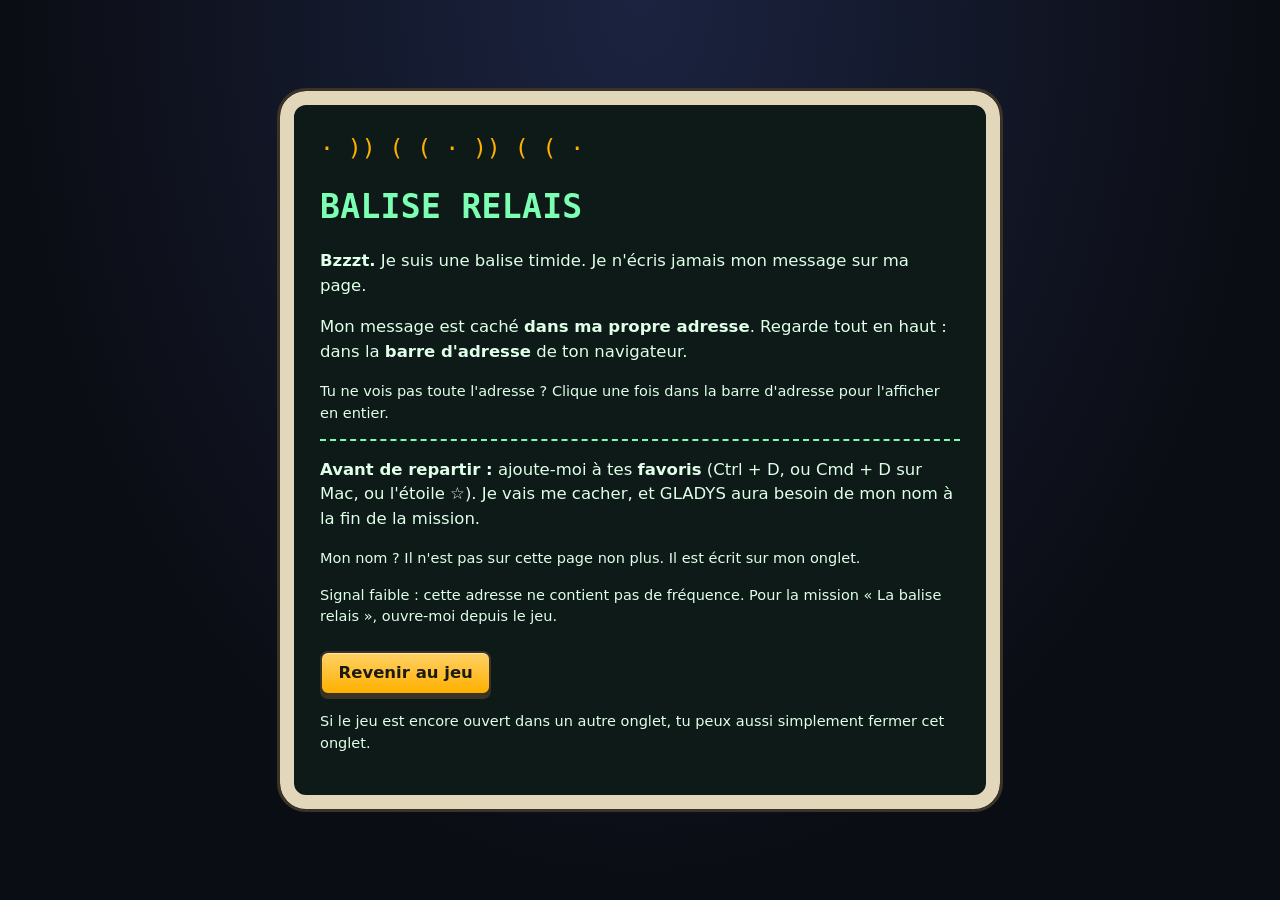
<file: escape-neon86/relais.html>
<!DOCTYPE html>
<html lang="fr">
<head>
  <meta charset="utf-8">
  <meta name="viewport" content="width=device-width, initial-scale=1">
  <!-- Le nom de la balise (réponse de la mission finale) est volontairement écrit UNIQUEMENT dans le titre de l'onglet. -->
  <title>Balise ALTAÏR · Néon-86</title>
  <link rel="stylesheet" href="css/style.css">
</head>
<body class="relais-page">
  <main class="relais">
    <div class="relais-ecran">
      <p class="relais-signal" aria-hidden="true">· )) ( ( · )) ( ( ·</p>
      <h1>BALISE RELAIS</h1>
      <p><b>Bzzzt.</b> Je suis une balise timide. Je n'écris jamais mon message sur ma page.</p>
      <p>Mon message est caché <b>dans ma propre adresse</b>. Regarde tout en haut : dans la <b>barre d'adresse</b> de ton navigateur.</p>
      <p class="petit">Tu ne vois pas toute l'adresse ? Clique une fois dans la barre d'adresse pour l'afficher en entier.</p>
      <hr>
      <p><b>Avant de repartir :</b> ajoute-moi à tes <b>favoris</b> (Ctrl + D, ou Cmd + D sur Mac, ou l'étoile ☆). Je vais me cacher, et GLADYS aura besoin de mon nom à la fin de la mission.</p>
      <p class="petit">Mon nom ? Il n'est pas sur cette page non plus. Il est écrit sur mon onglet.</p>
      <p id="relais-etat" class="petit"></p>
      <p><a class="btn" href="index.html">Revenir au jeu</a></p>
      <p class="petit">Si le jeu est encore ouvert dans un autre onglet, tu peux aussi simplement fermer cet onglet.</p>
    </div>
  </main>
  <script>
    // Simple aide visuelle : indique si la balise a été ouverte depuis le jeu (paramètres présents dans l'URL).
    var p = new URLSearchParams(location.search);
    document.getElementById("relais-etat").textContent = p.has("frequence")
      ? "Signal reçu. Les informations sont dans l'adresse, après le « ? »."
      : "Signal faible : cette adresse ne contient pas de fréquence. Pour la mission « La balise relais », ouvre-moi depuis le jeu.";
  </script>
</body>
</html>
</file>
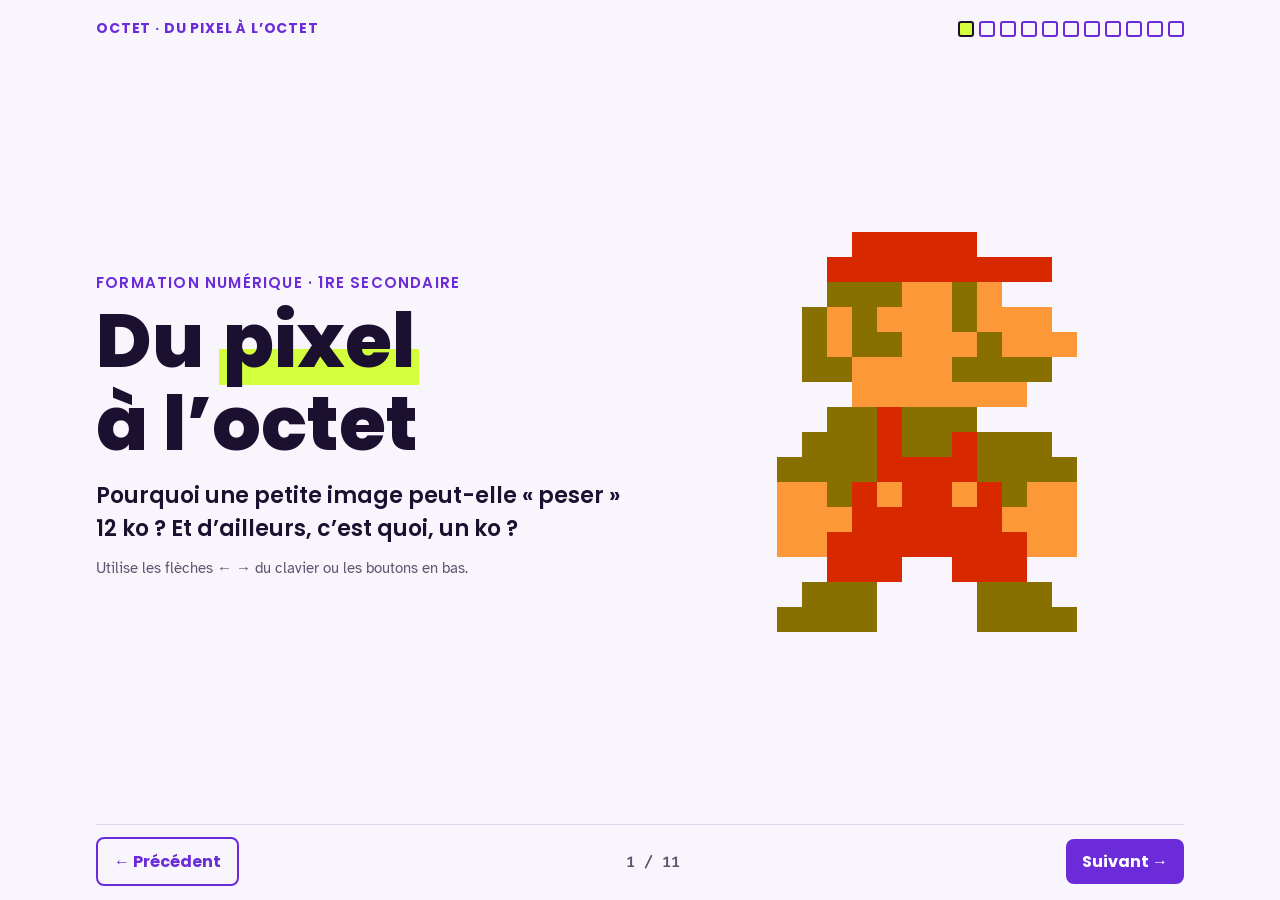
<file: pixel/du-pixel-a-l-octet.html>
<!doctype html>
<html lang="fr">
<head>
<meta charset="utf-8">
<meta name="viewport" content="width=device-width, initial-scale=1, viewport-fit=cover">
<title>Du pixel à l’octet</title>
<link rel="preconnect" href="https://fonts.googleapis.com">
<link rel="stylesheet" href="https://fonts.googleapis.com/css2?family=Atkinson+Hyperlegible:ital,wght@0,400;0,700;1,400&family=Poppins:wght@600;700;800&family=Fira+Code:wght@400;500&display=swap">
<style>
/* Présentation en diapositives, charte OCTET : une scène centrale, une barre de progression en bits, navigation en bas */
:root {
  --fond: #F8F6FC; --surface: #FFFFFF; --encre: #1B1030; --discret: #5E5670; --filet: #DCD4EA;
  --violet: #6C2BD9; --violet-texte: #6C2BD9; --violet-clair: #EAE1FA; --sur-violet: #FFFFFF;
  --neon: #D4FF3D; --magenta: #D9248F; --ambre: #F5A623; --vert: #22C55E;
  --rouge-px: #E5383B; --vert-px: #22C55E; --bleu-px: #2E6FD8;
  --bon: #15803D; --bon-fond: #E0F7E8; --faux: #B3261E; --faux-fond: #FCE4E2;
  --f-titre: "Poppins", "Arial", sans-serif; --f-corps: "Atkinson Hyperlegible", "Verdana", sans-serif; --f-code: "Fira Code", "Consolas", monospace;
  --r: 12px;
}
@media (prefers-color-scheme: dark) { :root:not([data-theme="light"]) {
  --fond: #140C24; --surface: #1F1634; --encre: #F2EDFB; --discret: #B7AECB; --filet: #3A2E55;
  --violet: #7C3AED; --violet-texte: #B794FF; --violet-clair: #2C1F4A; --sur-violet: #FFFFFF;
  --bon: #4ADE80; --bon-fond: #123222; --faux: #FF8A80; --faux-fond: #3B1816; color-scheme: dark; } }
:root[data-theme="dark"] {
  --fond: #140C24; --surface: #1F1634; --encre: #F2EDFB; --discret: #B7AECB; --filet: #3A2E55;
  --violet: #7C3AED; --violet-texte: #B794FF; --violet-clair: #2C1F4A; --sur-violet: #FFFFFF;
  --bon: #4ADE80; --bon-fond: #123222; --faux: #FF8A80; --faux-fond: #3B1816; color-scheme: dark; }

* { box-sizing: border-box; }
html, body { height: 100%; }
body { margin: 0; background: var(--fond); color: var(--encre); font-family: var(--f-corps); font-size: 18px; line-height: 1.5; }
.deck { min-height: 100%; display: flex; flex-direction: column; max-width: 1120px; margin: 0 auto;
  padding-block: 18px 14px; padding-left: max(16px, env(safe-area-inset-left, 0px)); padding-right: max(16px, env(safe-area-inset-right, 0px)); }
.haut { display: flex; align-items: center; justify-content: space-between; gap: 16px; flex-wrap: wrap; }
.marque { font-family: var(--f-titre); font-weight: 700; letter-spacing: .06em; font-size: 14px; color: var(--violet-texte); text-transform: uppercase; }
.bits-prog { display: flex; gap: 5px; }
.bits-prog button { width: 16px; height: 16px; padding: 0; border-radius: 3px; border: 2px solid var(--violet-texte); background: transparent; cursor: pointer; }
.bits-prog button.on { background: var(--violet-texte); }
.bits-prog button.ici { background: var(--neon); border-color: var(--encre); }

.scene { flex: 1; display: flex; align-items: center; padding-block: 18px; }
.slide { width: 100%; animation: entre .35s ease; }
@keyframes entre { from { transform: translateY(8px); opacity: .4; } to { transform: none; opacity: 1; } }
@media (prefers-reduced-motion: reduce) { .slide { animation: none; } }

.eyebrow { font-family: var(--f-titre); font-weight: 600; font-size: 15px; letter-spacing: .08em; text-transform: uppercase; color: var(--violet-texte); margin: 0 0 6px; }
h1, h2 { font-family: var(--f-titre); font-weight: 800; line-height: 1.08; margin: 0 0 14px; text-wrap: balance; }
h1 { font-size: clamp(38px, 7vw, 76px); }
h2 { font-size: clamp(28px, 4.4vw, 46px); }
h3 { font-family: var(--f-titre); font-weight: 700; font-size: 20px; margin: 0 0 6px; }
p { margin: 0 0 12px; max-width: 62ch; }
.neon { background: linear-gradient(transparent 58%, var(--neon) 58%, var(--neon) 92%, transparent 92%); color: var(--encre); padding: 0 4px; }
@media (prefers-color-scheme: dark) { :root:not([data-theme="light"]) .neon { color: #1B1030; background: var(--neon); border-radius: 4px; } }
:root[data-theme="dark"] .neon { background: var(--neon); border-radius: 4px; }
.grand { font-size: 21px; }
.discret { color: var(--discret); font-size: 15px; }
code, .code { font-family: var(--f-code); }

.duo { display: grid; grid-template-columns: 1.05fr 1fr; gap: 36px; align-items: center; }
.duo > * { min-width: 0; }
@media (max-width: 760px) { .duo { grid-template-columns: 1fr; gap: 22px; } }

.panneau { background: var(--surface); border: 1.5px solid var(--filet); border-radius: var(--r); padding: 18px; }
.bouton { font: 700 16px var(--f-titre); background: var(--violet); color: var(--sur-violet); border: 0; border-radius: 8px; padding: 10px 16px; cursor: pointer; }
.bouton.second { background: transparent; color: var(--violet-texte); border: 2px solid var(--violet-texte); }
.bouton:focus-visible, button:focus-visible, input:focus-visible, select:focus-visible { outline: 3px solid var(--neon); outline-offset: 2px; }
.rangee { display: flex; gap: 10px; flex-wrap: wrap; align-items: center; }
.pastille { display: inline-block; font: 700 14px var(--f-code); background: var(--violet-clair); color: var(--violet-texte); padding: 3px 10px; border-radius: 999px; }

/* 1. Titre */
.titre-visu { display: flex; justify-content: center; }
.sprite-geant { width: min(100%, 300px); aspect-ratio: 12 / 16; image-rendering: pixelated; display: block; }
.question-titre { font-family: var(--f-titre); font-weight: 600; font-size: 22px; }

/* 2. Zoom */
.zoom-cadre { position: relative; width: 100%; aspect-ratio: 691 / 617; overflow: hidden; border-radius: var(--r); border: 3px solid var(--encre); background: #9BBC0F; }
.zoom-cadre img { width: 100%; height: 100%; display: block; image-rendering: pixelated; transform-origin: 50% 50%; transition: transform .15s; }
.zoom-ctrl { display: flex; align-items: center; gap: 12px; margin-top: 12px; }
.zoom-ctrl input { flex: 1; accent-color: var(--violet); }
.zoom-val { font: 700 18px var(--f-code); min-width: 56px; text-align: right; }
.bulle { margin-top: 12px; padding: 12px 16px; border-radius: 10px; background: var(--violet-clair); }

/* 3. Compter */
.sprite-cadre { position: relative; width: min(100%, 260px); aspect-ratio: 12 / 16; margin: 0 auto; background: var(--surface); }
.sprite-cadre img { width: 100%; height: 100%; display: block; image-rendering: pixelated; }
.grille-ov { position: absolute; inset: 0; pointer-events: none; opacity: 0; transition: opacity .2s;
  background-image: linear-gradient(to right, var(--encre) 1px, transparent 1px), linear-gradient(to bottom, var(--encre) 1px, transparent 1px);
  background-size: calc(100% / 12) calc(100% / 16); border-right: 1px solid var(--encre); border-bottom: 1px solid var(--encre); }
.grille-ov.on { opacity: .55; }
.reponse { font-family: var(--f-titre); font-weight: 700; font-size: 26px; }

/* 4. Histoire */
.frise { display: flex; gap: 8px; flex-wrap: wrap; margin: 6px 0 16px; }
.frise button { font: 700 16px var(--f-code); padding: 8px 14px; border-radius: 8px; border: 2px solid var(--violet-texte); background: transparent; color: var(--violet-texte); cursor: pointer; }
.frise button.actif { background: var(--violet); color: var(--sur-violet); border-color: var(--violet); }
.fiche-histoire { min-height: 300px; display: grid; grid-template-columns: auto 1fr auto; gap: 20px; align-items: center; }
.fiche-histoire figure { margin: 0; display: flex; flex-direction: column; align-items: center; gap: 4px; }
.fiche-histoire figure img { display: block; max-width: 220px; max-height: 240px; width: auto; height: auto; border-radius: 6px; }
.fiche-histoire figure.photo img { border: 1.5px solid var(--filet); }
.fiche-histoire figure.pixel img { image-rendering: pixelated; width: 220px; max-height: none; }
.fiche-histoire figure.logo img { background: #FFFFFF; padding: 8px; border-radius: 10px; }
.fiche-histoire figcaption { font-size: 12px; color: var(--discret); text-align: center; max-width: 220px; }
.fiche-histoire .annee { font: 800 46px var(--f-titre); color: var(--violet-texte); }
.fiche-histoire .chiffre { font: 700 15px var(--f-code); color: var(--discret); }
@media (max-width: 760px) { .fiche-histoire { grid-template-columns: auto 1fr; } .fiche-histoire figure { grid-column: 1 / -1; } }
@media (max-width: 600px) { .fiche-histoire { grid-template-columns: 1fr; gap: 6px; } }

/* 5. Bitmap */
.bitmap-zone { display: flex; gap: 14px; align-items: flex-start; flex-wrap: wrap; }
.bitmap { display: grid; grid-template-columns: repeat(8, 34px); grid-auto-rows: 34px; gap: 2px; background: #ADA6BD; padding: 2px; border-radius: 6px; flex: none; }
.bitmap button { border: 0; padding: 0; background: #FFFFFF; cursor: pointer; border-radius: 2px; }
.bitmap button.noir { background: #1B1030; }
.lignes-bits { display: grid; grid-auto-rows: 34px; gap: 2px; padding-top: 2px; font: 500 17px var(--f-code); }
.lignes-bits span { display: flex; align-items: center; letter-spacing: .12em; }
.lignes-bits b { color: var(--violet-texte); }
@media (max-width: 480px) { .bitmap { grid-template-columns: repeat(8, 28px); grid-auto-rows: 28px; } .lignes-bits { grid-auto-rows: 28px; font-size: 14px; } }

/* 6. Octet */
.interrupteurs { display: flex; gap: 6px; flex-wrap: wrap; margin: 8px 0 14px; }
.interrupteurs button { width: 50px; height: 64px; border-radius: 8px; border: 2px solid var(--violet-texte); background: var(--surface); color: var(--violet-texte); font: 700 26px var(--f-code); cursor: pointer; }
.interrupteurs button.un { background: var(--violet); color: var(--sur-violet); border-color: var(--violet); }
@media (max-width: 480px) { .interrupteurs button { width: 36px; height: 52px; font-size: 20px; } }
.compteur { font: 800 52px var(--f-titre); color: var(--violet-texte); line-height: 1; }

/* 7. Couleurs */
.choix-bits { display: flex; gap: 8px; flex-wrap: wrap; margin-bottom: 14px; }
.choix-bits button { font: 700 15px var(--f-code); padding: 8px 12px; border-radius: 8px; border: 2px solid var(--violet-texte); background: transparent; color: var(--violet-texte); cursor: pointer; }
.choix-bits button.actif { background: var(--violet); color: var(--sur-violet); border-color: var(--violet); }
.palette { display: grid; gap: 2px; border-radius: 8px; overflow: hidden; height: 200px; }
.palette span { display: block; min-height: 0; }
canvas.spectre { width: 100%; height: 200px; display: block; border-radius: 8px; }

/* 8. RVB */
.rvb-zone { display: grid; grid-template-columns: 1fr 200px; gap: 24px; align-items: center; }
@media (max-width: 600px) { .rvb-zone { grid-template-columns: 1fr; } }
.curseur { display: grid; grid-template-columns: 28px 1fr 60px; gap: 10px; align-items: center; margin-bottom: 10px; font: 700 18px var(--f-code); }
.curseur input { width: 100%; }
#r { accent-color: var(--rouge-px); } #v { accent-color: var(--vert-px); } #b { accent-color: var(--bleu-px); }
.pixel-rvb { width: 100%; max-width: 200px; aspect-ratio: 1; border-radius: 10px; border: 3px solid var(--encre); }
.octets-rvb { font: 500 15px var(--f-code); color: var(--discret); margin-top: 8px; }

/* 9. Calcul */
.presets { display: flex; gap: 8px; flex-wrap: wrap; margin-bottom: 14px; }
.presets button { font: 600 15px var(--f-corps); padding: 8px 12px; border-radius: 8px; border: 2px solid var(--violet-texte); background: transparent; color: var(--violet-texte); cursor: pointer; }
.presets button.actif { background: var(--violet); color: var(--sur-violet); border-color: var(--violet); }
.champs { display: grid; grid-template-columns: repeat(3, minmax(0, 1fr)); gap: 12px; }
@media (max-width: 600px) { .champs { grid-template-columns: 1fr; } }
.champs label { display: flex; flex-direction: column; gap: 4px; font-size: 15px; color: var(--discret); }
.champs input, .champs select { font: 500 18px var(--f-code); padding: 8px 10px; border-radius: 8px; border: 2px solid var(--filet); background: var(--surface); color: var(--encre); width: 100%; }
.calcul { margin-top: 16px; font: 500 17px var(--f-code); line-height: 1.8; overflow-x: auto; }
.calcul .resultat { font: 800 34px var(--f-titre); color: var(--violet-texte); }

/* 10. Unités */
.echelle { display: grid; gap: 8px; }
.echelon { display: grid; grid-template-columns: 74px 1fr; gap: 14px; align-items: center; background: var(--surface); border: 1.5px solid var(--filet); border-radius: 10px; padding: 10px 14px; }
.echelon b { font: 800 22px var(--f-titre); color: var(--violet-texte); }
.echelon p { margin: 0; font-size: 16px; }
.mb-mo { display: grid; grid-template-columns: 1fr 1fr; gap: 12px; margin-top: 4px; }
.mb-mo > div { background: var(--violet-clair); border-radius: 10px; padding: 12px 14px; }
.mb-mo .unite { font: 800 30px var(--f-titre); }

/* 11. Quiz */
.quiz { display: grid; gap: 16px; }
.q { background: var(--surface); border: 1.5px solid var(--filet); border-radius: var(--r); padding: 14px 16px; }
.q p { font-weight: 700; margin-bottom: 8px; }
.q .choix { display: flex; gap: 8px; flex-wrap: wrap; }
.q .choix button { font: 600 16px var(--f-corps); padding: 8px 14px; border-radius: 8px; border: 2px solid var(--filet); background: var(--fond); color: var(--encre); cursor: pointer; }
.q .choix button.bon { background: var(--bon-fond); border-color: var(--bon); color: var(--bon); }
.q .choix button.faux { background: var(--faux-fond); border-color: var(--faux); color: var(--faux); }
.q .retour { margin: 8px 0 0; font-size: 15px; min-height: 22px; }
.retenir { background: var(--violet-clair); border-radius: var(--r); padding: 16px 18px; }
.retenir ul { margin: 6px 0 0; padding-left: 20px; }
.retenir li + li { margin-top: 4px; }

/* Navigation */
.bas { display: flex; align-items: center; justify-content: space-between; gap: 12px; border-top: 1.5px solid var(--filet); padding-top: 12px; }
.bas .num { font: 600 15px var(--f-code); color: var(--discret); }
.credit { font-size: 12px; color: var(--discret); margin-top: 8px; max-width: none; }
</style>
</head>
<body>

<div class="deck">
  <header class="haut">
    <span class="marque">OCTET · Du pixel à l’octet</span>
    <nav class="bits-prog" id="prog" aria-label="Diapositives"></nav>
  </header>

  <main class="scene" id="scene">

  <!-- 1 -->
  <section class="slide" data-titre="Accueil">
    <div class="duo">
      <div>
        <p class="eyebrow">Formation numérique · 1re secondaire</p>
        <h1>Du <span class="neon">pixel</span> à l’octet</h1>
        <p class="question-titre">Pourquoi une petite image peut-elle « peser » 12 ko&nbsp;? Et d’ailleurs, c’est quoi, un ko&nbsp;?</p>
        <p class="discret">Utilise les flèches ← → du clavier ou les boutons en bas.</p>
      </div>
      <div class="titre-visu"><img class="sprite-geant" src="[data-uri]" alt="Mario en pixel art, version NES"></div>
    </div>
  </section>

  <!-- 2 -->
  <section class="slide" data-titre="Zoom" hidden>
    <div class="duo">
      <div>
        <p class="eyebrow">Observe</p>
        <h2>Zoome sur Mario</h2>
        <p>Voici Mario sur la <b>Game Boy</b>, en 1989. Glisse le curseur pour zoomer sur lui.</p>
        <p>De loin, l’image paraît lisse. De près, elle est faite de <b>petits carrés</b> d’une seule couleur.</p>
        <div class="bulle" id="bulle-zoom">Continue à zoomer…</div>
      </div>
      <div>
        <div class="zoom-cadre"><img id="img-zoom" src="[data-uri]" alt="Écran du jeu Super Mario Land sur Game Boy"></div>
        <div class="zoom-ctrl"><label for="zoom" class="discret">Zoom</label><input type="range" id="zoom" min="1" max="12" step="0.5" value="1"><span class="zoom-val" id="zoom-val">×1</span></div>
      </div>
    </div>
  </section>

  <!-- 3 -->
  <section class="slide" data-titre="Le pixel" hidden>
    <div class="duo">
      <div>
        <p class="eyebrow">Le pixel</p>
        <h2>Un pixel = un petit carré de couleur</h2>
        <p><b>Pixel</b> vient de l’anglais <i>picture element</i> : « élément d’image ». C’est le plus petit morceau d’une image numérique.</p>
        <p>Combien de pixels faut-il pour dessiner Mario&nbsp;?</p>
        <div class="rangee">
          <button class="bouton second" id="btn-grille">Afficher la grille</button>
          <button class="bouton" id="btn-compte">Voir la réponse</button>
        </div>
        <p class="reponse" id="rep-compte" hidden>12 × 16 = 192 pixels</p>
        <p class="discret" id="rep-detail" hidden>Et seulement <b>3 couleurs</b> (plus le fond transparent). La console de l’époque ne pouvait pas en afficher plus pour un personnage.</p>
      </div>
      <div class="sprite-cadre"><img src="[data-uri]" alt="Mario en 12 × 16 pixels"><div class="grille-ov" id="grille-ov"></div></div>
    </div>
  </section>

  <!-- 4 -->
  <section class="slide" data-titre="Histoire" hidden>
    <p class="eyebrow">Un peu d’histoire</p>
    <h2>Des pixels de plus en plus nombreux</h2>
    <div class="frise" id="frise" role="tablist" aria-label="Dates"></div>
    <div class="panneau fiche-histoire" id="fiche" aria-live="polite"></div>
  </section>

  <!-- 5 -->
  <section class="slide" data-titre="Bitmap" hidden>
    <div class="duo">
      <div>
        <p class="eyebrow">L’image bitmap</p>
        <h2>Une image en 0 et en 1</h2>
        <p>Pour l’ordinateur, une image noir et blanc, c’est une <b>carte de points</b> (<i>bitmap</i>) : <b>1</b> = pixel noir, <b>0</b> = pixel blanc.</p>
        <p>Clique sur les cases pour dessiner. Regarde les nombres changer&nbsp;!</p>
        <div class="rangee"><button class="bouton second" id="btn-effacer">Tout effacer</button><button class="bouton second" id="btn-inverser">Inverser</button></div>
        <p class="discret" style="margin-top:12px">64 pixels × 1 bit = <b>64 bits</b>. Chaque ligne fait 8 bits.</p>
      </div>
      <div class="bitmap-zone"><div class="bitmap" id="bitmap" aria-label="Grille de 8 × 8 pixels"></div><div class="lignes-bits" id="lignes-bits" aria-live="polite"></div></div>
    </div>
  </section>

  <!-- 6 -->
  <section class="slide" data-titre="Octet" hidden>
    <div class="duo">
      <div>
        <p class="eyebrow">Le bit et l’octet</p>
        <h2>8 bits = 1 <span class="neon">octet</span></h2>
        <p>Un <b>bit</b>, c’est un interrupteur : <b>0</b> (éteint) ou <b>1</b> (allumé). Un <b>octet</b>, c’est un paquet de <b>8 bits</b>.</p>
        <p>Combien de combinaisons différentes peut-on faire avec 8 interrupteurs&nbsp;? Clique pour tester.</p>
        <p class="discret">Chaque interrupteur ajouté double le nombre de possibilités : 2, 4, 8, 16, 32, 64, 128… 256&nbsp;!</p>
      </div>
      <div class="panneau">
        <div class="interrupteurs" id="inter"></div>
        <p class="discret" style="margin:0">Cette combinaison vaut :</p>
        <p class="compteur" id="valeur">0</p>
        <p class="discret" style="margin:8px 0 0">Avec 1 octet, on écrit les nombres de <b>0 à 255</b> : <b>256</b> possibilités.</p>
      </div>
    </div>
  </section>

  <!-- 7 -->
  <section class="slide" data-titre="Couleurs" hidden>
    <div class="duo">
      <div>
        <p class="eyebrow">Plus de bits, plus de couleurs</p>
        <h2>Combien de couleurs par pixel&nbsp;?</h2>
        <p>Plus on donne de bits à chaque pixel, plus il peut choisir de couleurs. Mais l’image devient plus lourde.</p>
        <div class="choix-bits" id="choix-bits"></div>
        <p class="grand" id="txt-bits"></p>
      </div>
      <div class="panneau" id="zone-palette"></div>
    </div>
  </section>

  <!-- 8 -->
  <section class="slide" data-titre="RVB" hidden>
    <p class="eyebrow">Les vraies couleurs</p>
    <h2>Rouge + Vert + Bleu = 3 octets</h2>
    <p>Sur ton écran, chaque pixel mélange 3 lumières. Chacune se règle de 0 à 255, donc tient dans <b>1 octet</b>. Un pixel en couleurs = <b>3 octets = 24 bits</b>.</p>
    <div class="panneau rvb-zone">
      <div>
        <div class="curseur"><label for="r">R</label><input type="range" id="r" min="0" max="255" value="255"><span id="rv">255</span></div>
        <div class="curseur"><label for="v">V</label><input type="range" id="v" min="0" max="255" value="210"><span id="vv">210</span></div>
        <div class="curseur"><label for="b">B</label><input type="range" id="b" min="0" max="255" value="0"><span id="bv">0</span></div>
        <p class="discret" style="margin:4px 0 0">Défi : fais du <b>blanc</b>, du <b>noir</b>, puis du <b>violet</b>.</p>
      </div>
      <div><div class="pixel-rvb" id="pixel-rvb"></div><p class="octets-rvb" id="octets-rvb"></p></div>
    </div>
  </section>

  <!-- 9 -->
  <section class="slide" data-titre="Poids" hidden>
    <p class="eyebrow">Le poids d’une image</p>
    <h2>Combien pèse une image&nbsp;?</h2>
    <p>Le calcul : <b>largeur × hauteur × bits par pixel</b>, puis on divise par 8 pour avoir des octets. Choisis une image :</p>
    <div class="panneau">
      <div class="presets" id="presets"></div>
      <div class="champs">
        <label for="largeur">Largeur (pixels)<input type="number" id="largeur" min="1" max="20000" value="64"></label>
        <label for="hauteur">Hauteur (pixels)<input type="number" id="hauteur" min="1" max="20000" value="64"></label>
        <label for="profondeur">Couleurs par pixel<select id="profondeur">
          <option value="1">2 couleurs (1 bit)</option>
          <option value="2">4 couleurs (2 bits)</option>
          <option value="8">256 couleurs (8 bits)</option>
          <option value="24" selected>16 millions (24 bits)</option>
        </select></label>
      </div>
      <div class="calcul" id="calcul" aria-live="polite"></div>
    </div>
  </section>

  <!-- 10 -->
  <section class="slide" data-titre="Unités" hidden>
    <div class="duo">
      <div>
        <p class="eyebrow">ko, Mo, Go…</p>
        <h2>Les unités de la mémoire</h2>
        <div class="echelle">
          <div class="echelon"><b>1 o</b><p>1 octet = 8 bits : une lettre, un réglage de couleur.</p></div>
          <div class="echelon"><b>1 ko</b><p>1 kilooctet ≈ 1 000 octets : une petite icône, une page de texte.</p></div>
          <div class="echelon"><b>1 Mo</b><p>1 mégaoctet ≈ 1 000 ko : une photo, une chanson d’une minute.</p></div>
          <div class="echelon"><b>1 Go</b><p>1 gigaoctet ≈ 1 000 Mo : un film, un jeu pour smartphone.</p></div>
        </div>
        <p class="discret" style="margin-top:10px">Les informaticiens comptent parfois 1 024 au lieu de 1 000. Pour estimer, 1 000 suffit.</p>
      </div>
      <div>
        <h3>Mo ou Mb&nbsp;? Attention au piège&nbsp;!</h3>
        <div class="mb-mo">
          <div><span class="unite">Mo</span><p style="margin:0">mégaoctet (en anglais <b>MB</b>, avec un B majuscule). La taille d’un fichier.</p></div>
          <div><span class="unite">Mb</span><p style="margin:0">mégabit (b minuscule). 8 fois plus petit&nbsp;! La vitesse d’Internet.</p></div>
        </div>
        <p style="margin-top:14px">Une connexion de <b>100 Mb/s</b> télécharge environ <b>12,5 Mo</b> par seconde, parce que 100 ÷ 8 = 12,5.</p>
        <p class="discret">Et tes photos pèsent souvent moins que le calcul&nbsp;: les formats <b>JPG</b> et <b>PNG</b> les <b>compressent</b>, comme une valise bien pliée.</p>
      </div>
    </div>
  </section>

  <!-- 11 -->
  <section class="slide" data-titre="Quiz" hidden>
    <div class="duo">
      <div class="quiz" id="quiz">
        <div class="q" data-bon="1"><p>1. Combien de bits dans un octet&nbsp;?</p><div class="choix"><button>2</button><button>8</button><button>10</button><button>255</button></div><p class="retour"></p></div>
        <div class="q" data-bon="2"><p>2. Une image noir et blanc utilise par pixel…</p><div class="choix"><button>3 octets</button><button>1 octet</button><button>1 bit</button></div><p class="retour"></p></div>
        <div class="q" data-bon="0"><p>3. Ta connexion fait 80 Mb/s. Combien de Mo par seconde&nbsp;?</p><div class="choix"><button>10 Mo</button><button>80 Mo</button><button>640 Mo</button></div><p class="retour"></p></div>
      </div>
      <div class="retenir">
        <h3>À retenir</h3>
        <ul>
          <li>Un <b>pixel</b> est un petit carré d’une seule couleur.</li>
          <li>Un <b>bit</b> vaut 0 ou 1. <b>8 bits = 1 octet</b>.</li>
          <li>Noir et blanc : <b>1 bit</b> par pixel. Couleurs RVB : <b>3 octets</b> par pixel.</li>
          <li>Poids = largeur × hauteur × bits par pixel ÷ 8.</li>
          <li><b>Mo</b> = mégaoctet (fichier). <b>Mb</b> = mégabit (Internet).</li>
        </ul>
        <p class="credit">Images : Super Mario Land (Game Boy, 1989) et Super Mario Bros. (NES, 1985), © Nintendo, utilisées à des fins pédagogiques. Première image numérique : NIST, domaine public. Logo : NASA. Tetris : © Nintendo / The Tetris Company. LG Prada : Wikimedia Commons. Ressource eSCIENCES.be · CC BY-NC-SA.</p>
      </div>
    </div>
  </section>

  </main>

  <footer class="bas">
    <button class="bouton second" id="prec">← Précédent</button>
    <span class="num" id="num">1 / 11</span>
    <button class="bouton" id="suiv">Suivant →</button>
  </footer>
</div>

<script>
(function () {
  var slides = Array.prototype.slice.call(document.querySelectorAll('.slide'));
  var prog = document.getElementById('prog');
  var cur = 0;
  slides.forEach(function (s, i) {
    var b = document.createElement('button');
    b.setAttribute('aria-label', 'Diapositive ' + (i + 1) + ' : ' + s.dataset.titre);
    b.addEventListener('click', function () { show(i); });
    prog.appendChild(b);
  });
  function show(i) {
    cur = Math.max(0, Math.min(slides.length - 1, i));
    slides.forEach(function (s, k) { s.hidden = k !== cur; });
    Array.prototype.forEach.call(prog.children, function (b, k) {
      b.className = k < cur ? 'on' : (k === cur ? 'ici' : '');
    });
    document.getElementById('num').textContent = (cur + 1) + ' / ' + slides.length;
    document.getElementById('prec').disabled = cur === 0;
    document.getElementById('suiv').disabled = cur === slides.length - 1;
    document.getElementById('suiv').style.visibility = cur === slides.length - 1 ? 'hidden' : '';
    try { history.replaceState(null, '', '#s' + (cur + 1)); } catch (e) {}
  }
  document.getElementById('prec').addEventListener('click', function () { show(cur - 1); });
  document.getElementById('suiv').addEventListener('click', function () { show(cur + 1); });
  document.addEventListener('keydown', function (e) {
    var t = e.target.tagName;
    if (t === 'INPUT' || t === 'SELECT') return;
    if (e.key === 'ArrowRight' || e.key === 'PageDown') show(cur + 1);
    if (e.key === 'ArrowLeft' || e.key === 'PageUp') show(cur - 1);
  });
  var m = /^#s(\d+)$/.exec(location.hash);
  show(m ? parseInt(m[1], 10) - 1 : 0);
  window.addEventListener('hashchange', function () { var m2 = /^#s(\d+)$/.exec(location.hash); if (m2) show(parseInt(m2[1], 10) - 1); });

  var fr = function (n, d) { return n.toLocaleString('fr-BE', { maximumFractionDigits: d === undefined ? 0 : d }); };

  /* 2. Zoom */
  var zoom = document.getElementById('zoom'), img = document.getElementById('img-zoom'), bulle = document.getElementById('bulle-zoom');
  zoom.addEventListener('input', function () {
    var z = parseFloat(zoom.value);
    var demi = 50 / z;
    var cx = Math.min(100 - demi, Math.max(demi, 9.4)), cy = Math.min(100 - demi, Math.max(demi, 69.5));
    img.style.transform = 'scale(' + z + ') translate(' + (50 - cx).toFixed(2) + '%,' + (50 - cy).toFixed(2) + '%)';
    document.getElementById('zoom-val').textContent = '×' + fr(z, 1);
    bulle.innerHTML = z < 4 ? 'Continue à zoomer…' : (z < 9 ? 'Tu vois les marches d’escalier sur les bords&nbsp;?' : 'Voilà les <b>pixels</b>&nbsp;! L’écran de la Game Boy en compte 160 × 144.');
  });

  /* 3. Compter */
  var ov = document.getElementById('grille-ov');
  document.getElementById('btn-grille').addEventListener('click', function () {
    ov.classList.toggle('on');
    this.textContent = ov.classList.contains('on') ? 'Cacher la grille' : 'Afficher la grille';
  });
  document.getElementById('btn-compte').addEventListener('click', function () {
    document.getElementById('rep-compte').hidden = false;
    document.getElementById('rep-detail').hidden = false;
    ov.classList.add('on');
  });

  /* 4. Histoire */
  var dates = [
    ['1957', 'La toute première image numérique', 'Russell Kirsch, un ingénieur américain, scanne une photo de son fils bébé avec l’ordinateur SEAC. L’image est minuscule et en noir et blanc. Regarde les « marches » sur les bords : ce sont déjà des pixels !', '176 × 176 pixels', '[data-uri]', 'photo', 'Walden Kirsch, 1957. Photo : NIST (domaine public)', 'La première image numérique : le visage d’un bébé en noir et blanc'],
    ['1965', 'Le mot « pixel » apparaît', 'Des ingénieurs de la NASA traitent les images envoyées par les sondes spatiales. Ils inventent un mot court pour « picture element » : pixel.', 'pix + el', '[data-uri]', 'logo', 'Logo de la NASA, l’agence spatiale américaine', 'Logo de la NASA'],
    ['1985', 'Mario sur NES', 'Les consoles ont très peu de mémoire. Les graphistes dessinent Mario case par case, avec seulement 3 couleurs. Même la boîte du jeu est dessinée en gros pixels !', '12 × 16 = 192 pixels', '[data-uri]', 'photo', 'Boîte de Super Mario Bros., 1985. © Nintendo', 'Boîte du jeu Super Mario Bros. sur NES'],
    ['1989', 'La Game Boy', 'Son écran n’affiche que 4 nuances de vert. Chaque pixel n’a besoin que de 2 bits. Voici Tetris, le jeu vendu avec la console.', '160 × 144 = 23 040 pixels', '[data-uri]', 'photo pixel', 'Tetris sur Game Boy, 1989. © Nintendo / The Tetris Company', 'Écran du jeu Tetris sur Game Boy, en 4 nuances de vert'],
    ['2007', 'Les téléphones à écran tactile', 'Les premiers téléphones entièrement tactiles arrivent, comme le LG Prada puis l’iPhone. Leur appareil photo prend des images de 2 mégapixels : 2 millions de pixels.', '≈ 2 000 000 pixels', '[data-uri]', 'photo', 'LG Prada KE850, 2007. Photo : Wikimedia Commons', 'Le téléphone LG Prada, avec son grand écran tactile'],
    ['Aujourd’hui', 'Des millions de pixels', 'Un smartphone prend des photos de 12 à 48 mégapixels. Un écran 4K affiche plus de 8 millions de pixels.', '3 840 × 2 160 ≈ 8,3 millions']
  ];
  var frise = document.getElementById('frise'), fiche = document.getElementById('fiche');
  function voirDate(k) {
    Array.prototype.forEach.call(frise.children, function (b, j) { b.classList.toggle('actif', j === k); b.setAttribute('aria-selected', j === k); });
    var d = dates[k];
    fiche.innerHTML = '<div class="annee">' + d[0] + '</div><div><h3>' + d[1] + '</h3><p>' + d[2] + '</p><span class="chiffre">' + d[3] + '</span></div>' +
      (d[4] ? '<figure class="' + d[5] + '"><img src="' + d[4] + '" alt="' + d[7] + '"><figcaption>' + d[6] + '</figcaption></figure>' : '');
  }
  dates.forEach(function (d, k) {
    var b = document.createElement('button'); b.textContent = d[0]; b.setAttribute('role', 'tab');
    b.addEventListener('click', function () { voirDate(k); }); frise.appendChild(b);
  });
  voirDate(0);

  /* 5. Bitmap */
  var motif = ['00000000', '01100110', '11111111', '11111111', '11111111', '01111110', '00111100', '00011000'];
  var bm = document.getElementById('bitmap'), lb = document.getElementById('lignes-bits'), cases = [];
  for (var y = 0; y < 8; y++) for (var x = 0; x < 8; x++) {
    var c = document.createElement('button');
    c.setAttribute('aria-label', 'Ligne ' + (y + 1) + ', colonne ' + (x + 1));
    if (motif[y][x] === '1') c.classList.add('noir');
    c.addEventListener('click', function () { this.classList.toggle('noir'); majBits(); });
    bm.appendChild(c); cases.push(c);
  }
  function majBits() {
    var h = '';
    for (var y = 0; y < 8; y++) {
      var s = '';
      for (var x = 0; x < 8; x++) s += cases[y * 8 + x].classList.contains('noir') ? '<b>1</b>' : '0';
      h += '<span>' + s + '</span>';
    }
    lb.innerHTML = h;
  }
  document.getElementById('btn-effacer').addEventListener('click', function () { cases.forEach(function (c) { c.classList.remove('noir'); }); majBits(); });
  document.getElementById('btn-inverser').addEventListener('click', function () { cases.forEach(function (c) { c.classList.toggle('noir'); }); majBits(); });
  majBits();

  /* 6. Octet */
  var inter = document.getElementById('inter'), bitsI = [0, 1, 0, 1, 0, 1, 0, 1];
  function majOctet() {
    var v = 0;
    Array.prototype.forEach.call(inter.children, function (b, i) {
      b.textContent = bitsI[i]; b.classList.toggle('un', bitsI[i] === 1);
      b.setAttribute('aria-pressed', bitsI[i] === 1);
      v = v * 2 + bitsI[i];
    });
    document.getElementById('valeur').textContent = v;
  }
  bitsI.forEach(function (_, i) {
    var b = document.createElement('button'); b.setAttribute('aria-label', 'Bit ' + (i + 1));
    b.addEventListener('click', function () { bitsI[i] = 1 - bitsI[i]; majOctet(); });
    inter.appendChild(b);
  });
  majOctet();

  /* 7. Couleurs */
  var niveaux = [
    [1, '1 bit', '2 couleurs : noir ou blanc. Comme la toute première image de 1957.'],
    [2, '2 bits', '4 couleurs. C’est la Game Boy de 1989&nbsp;!'],
    [4, '4 bits', '16 couleurs. Les premiers ordinateurs familiaux.'],
    [8, '8 bits = 1 octet', '256 couleurs. Les jeux des années 1990.'],
    [24, '24 bits = 3 octets', '16 777 216 couleurs : plus que ce que ton œil peut distinguer. Ce sont les photos d’aujourd’hui.']
  ];
  var choix = document.getElementById('choix-bits'), zp = document.getElementById('zone-palette');
  var gb = ['#0F380F', '#306230', '#8BAC0F', '#9BBC0F'];
  function voirNiveau(k) {
    Array.prototype.forEach.call(choix.children, function (b, j) { b.classList.toggle('actif', j === k); });
    var n = niveaux[k][0];
    document.getElementById('txt-bits').innerHTML = '<b>' + niveaux[k][1] + '</b> par pixel → ' + niveaux[k][2];
    if (n === 24) {
      zp.innerHTML = '<canvas class="spectre" width="512" height="200" aria-label="Dégradé de toutes les couleurs"></canvas>';
      var cv = zp.querySelector('canvas'), ctx = cv.getContext('2d');
      var g1 = ctx.createLinearGradient(0, 0, 512, 0);
      ['#FF0000', '#FFFF00', '#00FF00', '#00FFFF', '#0000FF', '#FF00FF', '#FF0000'].forEach(function (c, i) { g1.addColorStop(i / 6, c); });
      ctx.fillStyle = g1; ctx.fillRect(0, 0, 512, 200);
      var g2 = ctx.createLinearGradient(0, 0, 0, 200);
      g2.addColorStop(0, 'rgba(255,255,255,1)'); g2.addColorStop(.5, 'rgba(255,255,255,0)'); g2.addColorStop(.5, 'rgba(0,0,0,0)'); g2.addColorStop(1, 'rgba(0,0,0,1)');
      ctx.fillStyle = g2; ctx.fillRect(0, 0, 512, 200);
      return;
    }
    var nb = Math.pow(2, n), cols = [];
    if (n === 1) cols = ['#000000', '#FFFFFF'];
    else if (n === 2) cols = gb;
    else if (n === 4) cols = ['#000000','#800000','#008000','#808000','#000080','#800080','#008080','#C0C0C0','#808080','#FF0000','#00FF00','#FFFF00','#0000FF','#FF00FF','#00FFFF','#FFFFFF'];
    else for (var i = 0; i < 256; i++) { var r = (i >> 5) & 7, gg = (i >> 2) & 7, bb = i & 3; cols.push('rgb(' + Math.round(r * 255 / 7) + ',' + Math.round(gg * 255 / 7) + ',' + Math.round(bb * 255 / 3) + ')'); }
    var colonnes = n === 8 ? 32 : Math.min(nb, 8);
    zp.innerHTML = '<div class="palette" style="grid-template-columns:repeat(' + colonnes + ',1fr)">' + cols.map(function (c) { return '<span style="background:' + c + '"></span>'; }).join('') + '</div>';
  }
  niveaux.forEach(function (nv, k) { var b = document.createElement('button'); b.textContent = nv[1]; b.addEventListener('click', function () { voirNiveau(k); }); choix.appendChild(b); });
  voirNiveau(1);

  /* 8. RVB */
  var R = document.getElementById('r'), V = document.getElementById('v'), B = document.getElementById('b');
  function bin8(n) { return ('00000000' + n.toString(2)).slice(-8); }
  function majRVB() {
    var r = +R.value, v = +V.value, b = +B.value;
    document.getElementById('rv').textContent = r; document.getElementById('vv').textContent = v; document.getElementById('bv').textContent = b;
    document.getElementById('pixel-rvb').style.background = 'rgb(' + r + ',' + v + ',' + b + ')';
    document.getElementById('octets-rvb').innerHTML = 'R ' + bin8(r) + '<br>V ' + bin8(v) + '<br>B ' + bin8(b);
  }
  [R, V, B].forEach(function (el) { el.addEventListener('input', majRVB); });
  majRVB();

  /* 9. Poids */
  var presets = [
    ['Mario NES', 12, 16, 2],
    ['Écran Game Boy', 160, 144, 2],
    ['Icône en couleurs', 64, 64, 24],
    ['Photo de smartphone', 4000, 3000, 24]
  ];
  var pz = document.getElementById('presets'), L = document.getElementById('largeur'), H = document.getElementById('hauteur'), P = document.getElementById('profondeur');
  function unite(o) {
    if (o < 1000) return fr(o) + ' octets';
    if (o < 1e6) return fr(o / 1000, 1) + ' ko';
    if (o < 1e9) return fr(o / 1e6, 1) + ' Mo';
    return fr(o / 1e9, 2) + ' Go';
  }
  function majPoids() {
    var l = Math.max(0, +L.value || 0), h = Math.max(0, +H.value || 0), p = +P.value;
    var px = l * h, bits = px * p, oct = bits / 8;
    document.getElementById('calcul').innerHTML =
      fr(l) + ' × ' + fr(h) + ' = <b>' + fr(px) + ' pixels</b><br>' +
      fr(px) + ' × ' + p + ' bit' + (p > 1 ? 's' : '') + ' = <b>' + fr(bits) + ' bits</b><br>' +
      fr(bits) + ' ÷ 8 = <b>' + fr(oct) + ' octets</b><br><span class="resultat">≈ ' + unite(oct) + '</span>';
    Array.prototype.forEach.call(pz.children, function (b, k) { var q = presets[k]; b.classList.toggle('actif', q[1] === l && q[2] === h && q[3] === p); });
  }
  presets.forEach(function (q) {
    var b = document.createElement('button'); b.textContent = q[0];
    b.addEventListener('click', function () { L.value = q[1]; H.value = q[2]; P.value = q[3]; majPoids(); });
    pz.appendChild(b);
  });
  [L, H, P].forEach(function (el) { el.addEventListener('input', majPoids); });
  majPoids();

  /* 11. Quiz */
  var expl = [
    ['Oui&nbsp;! 8 bits forment 1 octet.', 'Pas tout à fait. Un octet, c’est un paquet de 8 bits.'],
    ['Exact&nbsp;! 0 = blanc, 1 = noir : 1 bit suffit.', 'Non. Avec seulement 2 couleurs, 1 bit (0 ou 1) suffit.'],
    ['Bravo&nbsp;! 80 ÷ 8 = 10 Mo par seconde.', 'Attention au piège&nbsp;: b = bit. On divise par 8 : 80 ÷ 8 = 10 Mo.']
  ];
  Array.prototype.forEach.call(document.querySelectorAll('.q'), function (q, qi) {
    var bon = +q.dataset.bon, btns = q.querySelectorAll('.choix button'), ret = q.querySelector('.retour');
    Array.prototype.forEach.call(btns, function (b, bi) {
      b.addEventListener('click', function () {
        Array.prototype.forEach.call(btns, function (x) { x.classList.remove('bon', 'faux'); });
        if (bi === bon) { b.classList.add('bon'); ret.innerHTML = expl[qi][0]; }
        else { b.classList.add('faux'); ret.innerHTML = expl[qi][1] + ' Réessaie&nbsp;!'; }
      });
    });
  });
})();
</script>

</body>
</html>
</file>
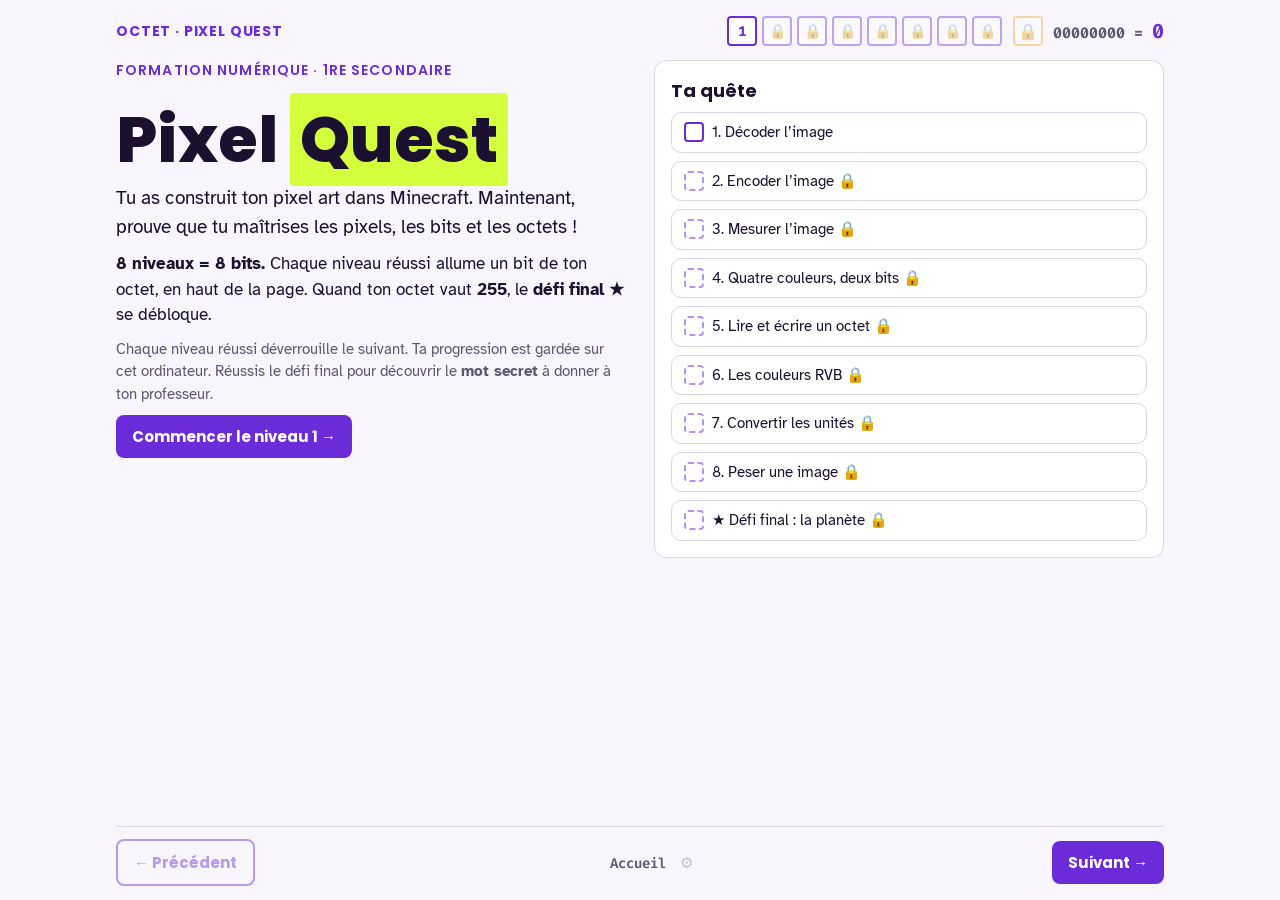
<file: pixel/pixel-quest.html>
<!doctype html>
<html lang="fr">
<head>
<meta charset="utf-8">
<meta name="viewport" content="width=device-width, initial-scale=1, viewport-fit=cover">
<title>Pixel Quest</title>
<link rel="preconnect" href="https://fonts.googleapis.com">
<link rel="stylesheet" href="https://fonts.googleapis.com/css2?family=Atkinson+Hyperlegible:ital,wght@0,400;0,700;1,400&family=Poppins:wght@600;700;800&family=Fira+Code:wght@400;500;700&display=swap">
<style>
/* Parcours de 8 niveaux = 8 bits : chaque niveau réussi allume un bit de l'octet de progression. Charte OCTET. */
:root {
  --fond: #F8F6FC; --surface: #FFFFFF; --encre: #1B1030; --discret: #5E5670; --filet: #DCD4EA; --grille: #ADA6BD;
  --violet: #6C2BD9; --violet-texte: #6C2BD9; --violet-clair: #EAE1FA; --sur-violet: #FFFFFF;
  --neon: #D4FF3D; --ambre: #F5A623;
  --bon: #15803D; --bon-fond: #E0F7E8; --faux: #B3261E; --faux-fond: #FCE4E2;
  --f-titre: "Poppins", "Arial", sans-serif; --f-corps: "Atkinson Hyperlegible", "Verdana", sans-serif; --f-code: "Fira Code", "Consolas", monospace;
  --r: 12px;
}
@media (prefers-color-scheme: dark) { :root:not([data-theme="light"]) {
  --fond: #140C24; --surface: #1F1634; --encre: #F2EDFB; --discret: #B7AECB; --filet: #3A2E55; --grille: #6B5F85;
  --violet: #7C3AED; --violet-texte: #B794FF; --violet-clair: #2C1F4A;
  --bon: #4ADE80; --bon-fond: #123222; --faux: #FF8A80; --faux-fond: #3B1816; color-scheme: dark; } }
:root[data-theme="dark"] {
  --fond: #140C24; --surface: #1F1634; --encre: #F2EDFB; --discret: #B7AECB; --filet: #3A2E55; --grille: #6B5F85;
  --violet: #7C3AED; --violet-texte: #B794FF; --violet-clair: #2C1F4A;
  --bon: #4ADE80; --bon-fond: #123222; --faux: #FF8A80; --faux-fond: #3B1816; color-scheme: dark; }

* { box-sizing: border-box; }
html, body { height: 100%; }
body { margin: 0; background: var(--fond); color: var(--encre); font-family: var(--f-corps); font-size: 17px; line-height: 1.5; }
.deck { min-height: 100%; display: flex; flex-direction: column; max-width: 1080px; margin: 0 auto; gap: 14px;
  padding-block: 16px 14px; padding-left: max(16px, env(safe-area-inset-left, 0px)); padding-right: max(16px, env(safe-area-inset-right, 0px)); }

/* En-tête : octet de progression */
.haut { display: flex; align-items: center; justify-content: space-between; gap: 14px; flex-wrap: wrap; }
.marque { font-family: var(--f-titre); font-weight: 700; letter-spacing: .06em; font-size: 14px; color: var(--violet-texte); text-transform: uppercase; }
.octet { display: flex; align-items: center; gap: 10px; flex-wrap: wrap; }
.octet-bits { display: flex; gap: 5px; }
.octet-bits button { width: 30px; height: 30px; padding: 0; border-radius: 4px; border: 2px solid var(--violet-texte); background: var(--surface); color: var(--violet-texte); font: 700 14px var(--f-code); cursor: pointer; }
.octet-bits button.on { background: var(--violet); color: var(--sur-violet); border-color: var(--violet); }
.octet-bits button.ici { outline: 3px solid var(--neon); outline-offset: 1px; }
.octet-bits button.verrou { opacity: .4; cursor: not-allowed; }
.octet-bits button.boss { margin-left: 6px; border-color: var(--ambre); color: var(--ambre); font-size: 16px; }
.octet-bits button.boss.on { background: var(--ambre); color: #1B1030; border-color: var(--ambre); }
/* Niveau 6 */
.cible-q { font-weight: 700; margin: 0 0 4px; }
.rvb-code { display: flex; flex-wrap: nowrap; gap: 14px; font: 700 22px var(--f-code); white-space: nowrap; margin: 0 0 12px; overflow-x: auto; }
.rvb-code .r { color: #D62828; } .rvb-code .v { color: #15803D; } .rvb-code .b { color: #2E6FD8; }
.etat6 { display: flex; gap: 10px; flex-wrap: wrap; margin-bottom: 14px; }
.etat6 span { font: 600 14px var(--f-titre); padding: 4px 12px; border-radius: 999px; background: var(--violet-clair); color: var(--violet-texte); }
.etat6 span.ok { background: var(--bon-fond); color: var(--bon); }
.mix .curseurs label { grid-template-columns: 24px 1fr 76px !important; }
.mix .curseurs input[type=number] { width: 76px; padding: 4px 6px; font-size: 16px; text-align: center; }
.question6 { border: 2px solid var(--violet-texte); }
.labo6 { background: var(--fond); border-style: dashed; }
.labo6 .mix { grid-template-columns: 1fr 90px; }
.p2-zone { display: flex; gap: 20px; align-items: center; flex-wrap: wrap; }
.p2-cible { width: 130px; height: 130px; border-radius: 14px; border: 3px solid var(--encre); flex: none; }
.p2-saisie { display: grid; gap: 8px; }
.p2-saisie label { display: grid; grid-template-columns: 26px 100px; align-items: center; font: 700 20px var(--f-code); }
.p2-saisie label.r { color: #D62828; } .p2-saisie label.v { color: #15803D; } .p2-saisie label.b { color: #2E6FD8; }
.p2-saisie input { width: 100px; text-align: center; font-size: 19px; }
.p2-ouvert { animation: ouvre .6s ease; }
@keyframes ouvre { 0% { box-shadow: 0 0 0 0 var(--neon); } 50% { box-shadow: 0 0 0 8px var(--neon); } 100% { box-shadow: 0 0 0 0 var(--neon); } }
@media (prefers-reduced-motion: reduce) { .p2-ouvert { animation: none; } }
.fini6 { padding: 18px; text-align: center; border-radius: 10px; background: var(--bon-fond); color: var(--bon); font: 700 18px var(--f-titre); }
/* Niveau 7 : conversions */
.escalier { display: flex; align-items: center; gap: 6px; flex-wrap: wrap; margin: 4px 0 16px; }
.escalier .marche { font: 800 22px var(--f-titre); color: var(--violet-texte); background: var(--surface); border: 2px solid var(--violet-texte); border-radius: 10px; padding: 8px 14px; min-width: 64px; text-align: center; }
.escalier .marche small { display: block; font: 500 11px var(--f-corps); color: var(--discret); }
.escalier .fleche { display: flex; flex-direction: column; align-items: center; font: 700 13px var(--f-code); line-height: 1.2; color: var(--discret); }
.escalier .fleche .x { color: var(--bon); } .escalier .fleche .d { color: var(--faux); }
.conv { display: grid; gap: 10px; }
.conv .ligne-conv { display: flex; align-items: center; gap: 10px; flex-wrap: wrap; background: var(--surface); border: 1.5px solid var(--filet); border-radius: 10px; padding: 10px 14px; font: 500 18px var(--f-code); }
.conv .ligne-conv.ok { border-color: var(--bon); }
.conv .ligne-conv .n { color: var(--discret); font: 700 14px var(--f-titre); min-width: 22px; }
.conv .ligne-conv input { width: 120px; }
.conv .ligne-conv .indice { font: 400 14px var(--f-corps); color: var(--discret); }
.conv .ligne-conv.texte { font: 500 16px var(--f-corps); }
.secret { margin: 18px auto 0; max-width: 520px; background: var(--surface); border: 3px dashed var(--violet-texte); border-radius: var(--r); padding: 16px 20px; }
.secret .mot { font: 800 clamp(28px, 7vw, 48px) var(--f-code); letter-spacing: .12em; color: var(--violet-texte); margin: 4px 0; }
.bouton.suite { background: var(--neon); color: #1B1030; }
.resume i.verrou { border-style: dashed; opacity: .5; }
.marque { cursor: default; user-select: none; }
.debug-boite[hidden] { display: none; }
.cle-prof { margin-left: 10px; border: 0; background: transparent; color: var(--discret); opacity: .35; font-size: 15px; cursor: pointer; padding: 2px 4px; }
.cle-prof:hover, .cle-prof:focus-visible { opacity: 1; }
.debug-boite { display: flex; gap: 8px; align-items: center; flex-wrap: wrap; font-size: 14px; }
.debug-boite input { width: 120px; font-size: 15px; padding: 5px 8px; }
.debug-on { font: 700 12px var(--f-code); background: var(--ambre); color: #1B1030; padding: 2px 8px; border-radius: 999px; margin-left: 8px; }
.octet-val { font: 700 15px var(--f-code); color: var(--discret); min-width: 110px; }
.octet-val b { color: var(--violet-texte); font-size: 20px; }

.scene { flex: 1; }
.niveau { animation: entre .3s ease; }
@keyframes entre { from { transform: translateY(8px); opacity: .3; } to { transform: none; opacity: 1; } }
@media (prefers-reduced-motion: reduce) { .niveau { animation: none; } }

.eyebrow { font-family: var(--f-titre); font-weight: 600; font-size: 14px; letter-spacing: .08em; text-transform: uppercase; color: var(--violet-texte); margin: 0 0 4px; }
h1, h2 { font-family: var(--f-titre); font-weight: 800; line-height: 1.08; margin: 0 0 10px; text-wrap: balance; }
h1 { font-size: clamp(34px, 6vw, 64px); }
h2 { font-size: clamp(26px, 4vw, 40px); }
h3 { font-family: var(--f-titre); font-weight: 700; font-size: 18px; margin: 0 0 6px; }
p { margin: 0 0 10px; max-width: 64ch; }
.neon { background: var(--neon); color: #1B1030; padding: 0 6px; border-radius: 4px; }
.eyebrow + h1 { margin-top: 24px; }
h1 .neon { padding: 2px 10px; -webkit-box-decoration-break: clone; box-decoration-break: clone; }
.discret { color: var(--discret); font-size: 15px; }
code { font-family: var(--f-code); }

.duo { display: grid; grid-template-columns: 1fr 1fr; gap: 28px; align-items: start; }
.duo > * { min-width: 0; }
@media (max-width: 760px) { .duo { grid-template-columns: 1fr; gap: 18px; } }
.panneau { background: var(--surface); border: 1.5px solid var(--filet); border-radius: var(--r); padding: 16px; }
.consigne { background: var(--violet-clair); border-radius: 10px; padding: 12px 16px; margin-bottom: 14px; }
.consigne p { margin: 0; }
.bouton { font: 700 15px var(--f-titre); background: var(--violet); color: var(--sur-violet); border: 0; border-radius: 8px; padding: 10px 16px; cursor: pointer; }
.bouton.second { background: transparent; color: var(--violet-texte); border: 2px solid var(--violet-texte); }
.bouton:disabled { opacity: .45; cursor: not-allowed; }
button:focus-visible, input:focus-visible, select:focus-visible { outline: 3px solid var(--neon); outline-offset: 2px; }
.rangee { display: flex; gap: 10px; flex-wrap: wrap; align-items: center; }
.retour { margin-top: 12px; padding: 10px 14px; border-radius: 8px; font-weight: 700; min-height: 44px; }
.retour.ok { background: var(--bon-fond); color: var(--bon); }
.retour.ko { background: var(--faux-fond); color: var(--faux); }
.retour.info { background: var(--violet-clair); color: var(--encre); font-weight: 400; }
.etoile { display: inline-block; font-size: 22px; vertical-align: -3px; }
input[type=text], input[type=number], select { font: 500 17px var(--f-code); padding: 7px 10px; border-radius: 8px; border: 2px solid var(--filet); background: var(--surface); color: var(--encre); }
input.bon { border-color: var(--bon); background: var(--bon-fond); }
input.faux { border-color: var(--faux); background: var(--faux-fond); }

/* Grilles de pixels */
.grille { display: grid; gap: 2px; background: var(--grille); padding: 2px; border-radius: 6px; width: max-content; max-width: 100%; touch-action: manipulation; }
.grille button { border: 0; padding: 0; background: #FFFFFF; border-radius: 1px; cursor: pointer; width: var(--c, 32px); height: var(--c, 32px); }
.grille button:focus-visible { outline: 3px solid var(--neon); outline-offset: -3px; z-index: 1; }
.grille.lecture button { cursor: default; }
.grille button.err { box-shadow: inset 0 0 0 3px var(--faux); }
.code-lignes { font: 500 17px var(--f-code); letter-spacing: .14em; line-height: 2; }
.code-lignes b { color: var(--violet-texte); }
.code-paire { font: 500 16px var(--f-code); line-height: 1.9; white-space: nowrap; overflow-x: auto; }
.lignes-saisie { display: grid; gap: 6px; }
.lignes-saisie label { display: grid; grid-template-columns: 24px 1fr; gap: 8px; align-items: center; font: 600 14px var(--f-code); color: var(--discret); }
.lignes-saisie input { width: 100%; letter-spacing: .25em; }
.legende { display: flex; gap: 12px; flex-wrap: wrap; margin: 10px 0; font: 500 15px var(--f-code); }
.legende span { display: inline-flex; align-items: center; gap: 6px; }
.legende i { width: 22px; height: 22px; border-radius: 4px; border: 1.5px solid var(--encre); display: inline-block; }
.palette { display: flex; gap: 8px; flex-wrap: wrap; margin-bottom: 10px; }
.palette button { width: 38px; height: 38px; border-radius: 8px; border: 2px solid var(--filet); cursor: pointer; padding: 0; }
.palette button.actif { border-color: var(--encre); outline: 3px solid var(--neon); }
.palette button:focus-visible { outline: 3px solid var(--neon); }

/* Niveau 3 */
.definition-q { display: grid; grid-template-columns: repeat(3, minmax(0, 1fr)); gap: 10px; margin-top: 12px; }
.definition-q label { display: flex; flex-direction: column; gap: 4px; font-size: 14px; color: var(--discret); }
.definition-q input { width: 100%; }
@media (max-width: 520px) { .definition-q { grid-template-columns: 1fr; } }
.serie { font: 600 14px var(--f-code); color: var(--discret); margin-bottom: 8px; }
.points { display: flex; gap: 6px; }
.points i { width: 14px; height: 14px; border-radius: 3px; border: 2px solid var(--violet-texte); display: inline-block; }
.points i.ok { background: var(--violet); border-color: var(--violet); }

/* Niveau 5 */
.interr { display: flex; gap: 6px; flex-wrap: wrap; margin: 6px 0 10px; }
.interr button { width: 44px; height: 56px; border-radius: 8px; border: 2px solid var(--violet-texte); background: var(--surface); color: var(--violet-texte); font: 700 22px var(--f-code); cursor: pointer; }
.interr button.un { background: var(--violet); color: var(--sur-violet); border-color: var(--violet); }
.interr-poids { display: flex; gap: 6px; font: 500 12px var(--f-code); color: var(--discret); }
.interr-poids span { width: 44px; text-align: center; }
@media (max-width: 480px) { .interr button, .interr-poids span { width: 34px; } .interr button { height: 48px; font-size: 18px; } }
.defis { display: grid; gap: 12px; }
.defi { display: grid; grid-template-columns: 1fr auto; gap: 10px; align-items: center; background: var(--surface); border: 1.5px solid var(--filet); border-radius: 10px; padding: 10px 14px; }
.defi.ok { border-color: var(--bon); }
.defi input { width: 90px; }
.defi.bin { grid-template-columns: 1fr; gap: 6px; }
.defi.ko { border-color: var(--faux); }
.interr.petit { margin: 2px 0 4px; gap: 4px; }
.interr.petit button { width: 36px; height: 42px; font-size: 18px; }
.interr-poids.petit { gap: 4px; }
.interr-poids.petit span { width: 36px; }
.bin-total { font: 500 14px var(--f-code); color: var(--discret); margin: 0; max-width: none; }
.bin-total b { color: var(--violet-texte); font-size: 17px; }
.bin-total .ok { color: var(--bon); font-weight: 700; }
@media (max-width: 480px) { .interr.petit button, .interr-poids.petit span { width: 32px; } }

/* Niveau 6 */
.nuanciers { display: grid; grid-template-columns: repeat(4, 1fr); gap: 10px; }
.nuanciers button { aspect-ratio: 1; border-radius: 10px; border: 3px solid var(--filet); cursor: pointer; }
.nuanciers button.bon { border-color: var(--bon); outline: 3px solid var(--bon); }
.nuanciers button.faux { border-color: var(--faux); opacity: .5; }
.rvb-cible { font: 700 24px var(--f-code); }
.rvb-cible .r { color: #E5383B; } .rvb-cible .v { color: #15803D; } .rvb-cible .b { color: #2E6FD8; }
.mix { display: grid; grid-template-columns: 1fr 120px; gap: 16px; align-items: center; }
.mix .curseurs { display: grid; gap: 8px; }
.mix .curseurs label { display: grid; grid-template-columns: 24px 1fr 52px; gap: 8px; align-items: center; font: 700 16px var(--f-code); }
.mix input[type=range] { width: 100%; }
#m-r { accent-color: #E5383B; } #m-v { accent-color: #22C55E; } #m-b { accent-color: #2E6FD8; }
.mix .apercu { aspect-ratio: 1; border-radius: 10px; border: 3px solid var(--encre); }

/* Niveau 7 */
.probleme { background: var(--surface); border: 1.5px solid var(--filet); border-radius: 10px; padding: 12px 16px; margin-bottom: 10px; }
.probleme.ok { border-color: var(--bon); }
.probleme .enonce { font-weight: 700; margin-bottom: 6px; }
.probleme .calc { display: flex; gap: 8px; align-items: center; flex-wrap: wrap; font: 500 16px var(--f-code); }
.probleme input { width: 120px; max-width: 100%; }
.probleme select { width: auto; }

/* Niveau 8 */
#n8-grille { --c: clamp(13px, calc((100vw - 96px) / 16), 22px); grid-template-columns: repeat(16, var(--c)) !important; }
.atelier { display: grid; grid-template-columns: auto auto minmax(220px, 1fr); gap: 18px; align-items: start; }
@media (max-width: 900px) { .atelier { grid-template-columns: 1fr 1fr; } .atelier .stats { grid-column: 1 / -1; } }
@media (max-width: 600px) { .atelier { grid-template-columns: 1fr; } .atelier .stats { grid-column: auto; } }
.modeles { display: flex; gap: 6px; flex-wrap: wrap; margin-bottom: 10px; }
.modeles button { padding: 4px; border-radius: 8px; border: 2px solid var(--filet); background: var(--surface); cursor: pointer; display: grid; gap: 2px; justify-items: center; font: 600 12px var(--f-corps); color: var(--encre); }
.modeles button.actif { border-color: var(--encre); outline: 3px solid var(--neon); }
.modeles canvas, .modeles .libre { width: 40px; height: 40px; image-rendering: pixelated; border-radius: 4px; background: #fff; }
.modeles .libre { display: grid; place-items: center; font-size: 22px; }
#n8-modele { width: 200px; max-width: 100%; aspect-ratio: 1; image-rendering: pixelated; border: 2px solid var(--filet); border-radius: 6px; background: #fff; display: block; }
.fichier { font-size: 13px; color: var(--discret); margin-top: 8px; }
.fichier input { font-size: 13px; max-width: 100%; }
.stats { display: grid; gap: 8px; }
.stat { display: grid; grid-template-columns: 1fr auto; gap: 10px; background: var(--surface); border: 1.5px solid var(--filet); border-radius: 10px; padding: 8px 14px; font-size: 15px; }
.stat b { font: 700 18px var(--f-code); color: var(--violet-texte); }
.apercu-png { image-rendering: pixelated; width: 96px; height: 96px; border: 2px solid var(--filet); border-radius: 6px; background: #fff; }

/* Fenêtre d'explication (niveau 8) */
.consigne-aide { display: flex; gap: 14px; align-items: center; justify-content: space-between; flex-wrap: wrap; }
.consigne-aide .bouton { background: var(--surface); }
.explic { width: min(920px, 95vw); max-height: 92vh; overflow: auto; border: 0; border-radius: 16px; padding: 20px 24px; background: var(--surface); color: var(--encre); box-shadow: 0 20px 60px rgba(0,0,0,.35); }
.explic::backdrop { background: rgba(20,12,36,.6); }
.ex-haut { display: flex; justify-content: space-between; align-items: center; }
.ex-fermer { border: 0; background: var(--violet-clair); color: var(--violet-texte); width: 38px; height: 38px; border-radius: 50%; font-size: 18px; cursor: pointer; }
.explic h2 { font-size: clamp(24px, 3.4vw, 32px); }
.ex-bpp { display: flex; gap: 8px; align-items: center; flex-wrap: wrap; margin: 4px 0 14px; font: 600 14px var(--f-titre); color: var(--discret); }
.ex-bpp[hidden] { display: none; }
.ex-bpp button { border: 2px solid var(--violet-texte); background: var(--surface); color: var(--violet-texte); border-radius: 10px; padding: 6px 14px; font: 700 15px var(--f-titre); cursor: pointer; line-height: 1.15; }
.ex-bpp button small { display: block; font: 400 11px var(--f-corps); }
.ex-bpp button.actif { background: var(--violet); color: var(--sur-violet); border-color: var(--violet); }
.ex-scene { display: grid; grid-template-columns: auto 1fr; gap: 22px; align-items: start; }
@media (max-width: 640px) { .ex-scene { grid-template-columns: 1fr; } }
.ex-image button { width: 46px; height: 46px; font: 700 12px var(--f-code); position: relative; }
.ex-image button.vise { outline: 4px solid var(--neon); outline-offset: -4px; z-index: 1; }
.ex-astuce { font-size: 13px; max-width: 200px; margin-top: 6px; }
.ex-bits { display: flex; flex-wrap: wrap; gap: 8px 10px; align-content: flex-start; min-width: 0; }
.ex-groupe { border: 1.5px solid var(--filet); border-radius: 8px; padding: 4px 6px 6px; background: var(--fond); }
.ex-groupe.octet:nth-child(odd) { background: var(--violet-clair); border-color: var(--violet-texte); }
.ex-groupe .tag { display: flex; align-items: center; gap: 5px; font: 700 11px var(--f-code); color: var(--discret); margin-bottom: 3px; white-space: nowrap; }
.ex-groupe .tag i { width: 12px; height: 12px; border-radius: 3px; border: 1px solid var(--encre); display: inline-block; }
.ex-ligne { display: flex; gap: 2px; }
.bit { width: 22px; height: 26px; display: grid; place-items: center; font: 700 13px var(--f-code); border-radius: 3px; background: var(--surface); color: var(--encre); border: 1px solid var(--grille); border-bottom: 5px solid var(--pc, #fff); box-sizing: border-box; cursor: pointer; }
.bit.un { background: var(--violet); color: var(--sur-violet); border-color: var(--violet); border-bottom-color: var(--pc, #fff); }
.ex-bits.petit .bit { width: 11px; height: 17px; font-size: 9px; border-bottom-width: 4px; border-radius: 2px; }
.ex-bits.petit { gap: 6px; }
.ex-bits.petit .ex-ligne { gap: 1px; }
.ex-bits .bit.sep { margin-left: 5px; }
.ex-bits.petit .ex-groupe { padding: 3px 5px 4px; }
.bit.vise { outline: 3px solid var(--neon); outline-offset: 0; }
/* 24 bits : vue d'un seul pixel, en grand */
.ex-bits.focus { flex-direction: column; flex-wrap: nowrap; gap: 10px; }
.ex-focus-tete { display: flex; align-items: center; gap: 12px; font: 800 22px var(--f-titre); }
.ex-focus-tete i { width: 54px; height: 54px; border-radius: 10px; border: 3px solid var(--encre); flex: none; }
.ex-focus-tete small { display: block; font: 400 14px var(--f-corps); color: var(--discret); }
.ex-bits.focus .ex-canal { display: block; padding: 6px 10px 8px; width: max-content; max-width: 100%; }
.ex-bits.focus .ex-canal.octet { background: var(--fond); border-color: var(--violet-texte); }
.ex-bits.focus .ex-canal .tag { font-size: 15px; }
.ex-bits.focus .ex-ligne { gap: 4px; }
.ex-bits.focus .bit { width: 34px; height: 40px; font-size: 19px; border-bottom-width: 6px; cursor: default; }
@media (max-width: 480px) { .ex-bits.focus .bit { width: 28px; height: 34px; font-size: 16px; } }
.ex-calcul { margin-top: 16px; padding: 12px 16px; border-radius: 10px; background: var(--violet-clair); font: 500 18px var(--f-code); }
.ex-calcul b { color: var(--violet-texte); }
.ex-formule { display: flex; flex-wrap: wrap; align-items: center; gap: 8px; font: 700 20px var(--f-code); }
.ex-formule .boite { background: var(--surface); border: 2px solid var(--violet-texte); border-radius: 10px; padding: 4px 12px; text-align: center; }
.ex-formule .boite small { display: block; font: 500 11px var(--f-corps); color: var(--discret); }
.ex-formule .boite.res { background: var(--neon); color: #1B1030; border-color: #1B1030; }
.ex-nav { display: flex; justify-content: space-between; align-items: center; gap: 10px; margin: 16px -24px -20px; padding: 12px 24px 16px; position: sticky; bottom: -20px; background: var(--surface); border-top: 1.5px solid var(--filet); }
.ex-points { display: flex; gap: 6px; }
.ex-points i { width: 12px; height: 12px; border-radius: 3px; border: 2px solid var(--violet-texte); }
.ex-points i.ok { background: var(--violet); border-color: var(--violet); }

/* Fin */
.fin { text-align: center; padding: 20px 0; }
.fin p { margin-left: auto; margin-right: auto; }
.fin .gros { font: 800 clamp(48px, 12vw, 110px) var(--f-titre); color: var(--violet-texte); line-height: 1; }
.badge { display: inline-block; margin-top: 14px; background: var(--neon); color: #1B1030; font: 800 18px var(--f-titre); padding: 10px 18px; border-radius: 999px; }
.resume { display: grid; grid-template-columns: repeat(auto-fit, minmax(190px, 1fr)); gap: 8px; margin: 18px 0; text-align: left; }
.resume div { background: var(--surface); border: 1.5px solid var(--filet); border-radius: 10px; padding: 8px 12px; font-size: 15px; display: flex; gap: 8px; align-items: center; }
.resume i { width: 20px; height: 20px; border-radius: 4px; border: 2px solid var(--violet-texte); flex: none; }
.resume i.ok { background: var(--violet); border-color: var(--violet); }

/* Navigation */
.bas { display: flex; align-items: center; justify-content: space-between; gap: 12px; border-top: 1.5px solid var(--filet); padding-top: 12px; }
.bas .num { font: 600 14px var(--f-code); color: var(--discret); }
.credit { font-size: 12px; color: var(--discret); max-width: none; margin: 10px 0 0; }
</style>
</head>
<body>

<div class="deck">
  <header class="haut">
    <span class="marque" id="marque">OCTET · Pixel Quest<span class="debug-on" id="debug-on" hidden>MODE PROF</span></span>
    <div class="debug-boite" id="debug-boite" hidden><label for="debug-code">Code :</label><input type="password" id="debug-code" autocomplete="off"><button class="bouton second" id="debug-ok" style="padding:6px 12px">OK</button><span id="debug-msg" class="discret" aria-live="polite"></span></div>
    <div class="octet" aria-label="Octet de progression">
      <div class="octet-bits" id="octet-bits"></div>
      <span class="octet-val" id="octet-val"></span>
    </div>
  </header>

  <main class="scene" id="scene">

  <!-- 0 Accueil -->
  <section class="niveau" data-nom="Accueil">
    <div class="duo">
      <div>
        <p class="eyebrow">Formation numérique · 1re secondaire</p>
        <h1>Pixel <span class="neon">Quest</span></h1>
        <p style="font-size:19px">Tu as construit ton pixel art dans Minecraft. Maintenant, prouve que tu maîtrises les pixels, les bits et les octets&nbsp;!</p>
        <p><b>8 niveaux = 8 bits.</b> Chaque niveau réussi allume un bit de ton octet, en haut de la page. Quand ton octet vaut <b>255</b>, le <b>défi final ★</b> se débloque.</p>
        <p class="discret">Chaque niveau réussi déverrouille le suivant. Ta progression est gardée sur cet ordinateur. Réussis le défi final pour découvrir le <b>mot secret</b> à donner à ton professeur.</p>
        <button class="bouton" id="btn-go">Commencer le niveau 1 →</button>
      </div>
      <div class="panneau">
        <h3>Ta quête</h3>
        <div class="resume" id="resume-accueil" style="margin:8px 0 0;grid-template-columns:1fr"></div>
      </div>
    </div>
  </section>

  <!-- 1 Décoder -->
  <section class="niveau" data-nom="Décoder" hidden>
    <p class="eyebrow">Niveau 1 · bit 1</p>
    <h2>Décode l’image</h2>
    <div class="consigne"><p>L’ordinateur a reçu ce code : <b>1</b> = pixel noir, <b>0</b> = pixel blanc. Clique sur les cases pour colorier la grille, puis vérifie.</p></div>
    <div class="duo">
      <div class="panneau"><h3>Le code reçu</h3><div class="code-lignes" id="n1-code"></div></div>
      <div class="panneau"><h3>Ta grille</h3><div class="grille" id="n1-grille" aria-label="Grille à colorier"></div>
        <div class="rangee" style="margin-top:12px"><button class="bouton" id="n1-verif">Vérifier</button><button class="bouton second" id="n1-reset">Effacer</button></div>
        <div class="retour info" id="n1-retour">Les cases fausses seront entourées en rouge.</div></div>
    </div>
  </section>

  <!-- 2 Encoder -->
  <section class="niveau" data-nom="Encoder" hidden>
    <p class="eyebrow">Niveau 2 · bit 2</p>
    <h2>Encode l’image</h2>
    <div class="consigne"><p>À l’envers, maintenant&nbsp;! Écris le code de chaque ligne : 8 chiffres, <b>1</b> pour noir, <b>0</b> pour blanc.</p></div>
    <div class="duo">
      <div class="panneau"><h3>L’image</h3><div class="grille lecture" id="n2-grille"></div></div>
      <div class="panneau"><h3>Ton code</h3><div class="lignes-saisie" id="n2-saisie"></div>
        <div class="rangee" style="margin-top:12px"><button class="bouton" id="n2-verif">Vérifier</button></div>
        <div class="retour info" id="n2-retour">Astuce : une ligne = 8 bits = 1 octet.</div></div>
    </div>
  </section>

  <!-- 3 Définition -->
  <section class="niveau" data-nom="Définition" hidden>
    <p class="eyebrow">Niveau 3 · bit 3</p>
    <h2>Mesure l’image</h2>
    <div class="consigne"><p>La <b>définition</b>, c’est largeur × hauteur, en pixels. Compte les pixels de chaque image. Réussis les 3 images pour allumer le bit.</p></div>
    <div class="duo">
      <div class="panneau"><div class="serie" id="n3-serie"></div><div class="grille lecture" id="n3-grille"></div></div>
      <div class="panneau">
        <div class="definition-q">
          <label>Largeur (pixels)<input type="number" id="n3-l" min="1" max="99"></label>
          <label>Hauteur (pixels)<input type="number" id="n3-h" min="1" max="99"></label>
          <label>Total de pixels<input type="number" id="n3-t" min="1" max="9999"></label>
        </div>
        <div class="rangee" style="margin-top:12px"><button class="bouton" id="n3-verif">Vérifier</button></div>
        <div class="retour info" id="n3-retour">Chaque case = 1 pixel.</div>
      </div>
    </div>
  </section>

  <!-- 4 Palette -->
  <section class="niveau" data-nom="Palette" hidden>
    <p class="eyebrow">Niveau 4 · bit 4</p>
    <h2>Quatre couleurs, deux bits</h2>
    <div class="consigne"><p>Avec <b>2 bits</b> par pixel, on a 4 couleurs. Lis la légende, choisis une couleur dans la palette et colorie la grille selon le code.</p></div>
    <div class="duo">
      <div class="panneau"><h3>Le code reçu</h3>
        <div class="legende"><span><i style="background:#FFFFFF"></i>00 blanc</span><span><i style="background:#FFD23F"></i>01 jaune</span><span><i style="background:#E5383B"></i>10 rouge</span><span><i style="background:#1B1030"></i>11 noir</span></div>
        <div class="code-paire" id="n4-code"></div></div>
      <div class="panneau"><h3>Ta grille</h3>
        <div class="palette" id="n4-palette"></div>
        <div class="grille" id="n4-grille" aria-label="Grille à colorier en 4 couleurs"></div>
        <div class="rangee" style="margin-top:12px"><button class="bouton" id="n4-verif">Vérifier</button><button class="bouton second" id="n4-reset">Effacer</button></div>
        <div class="retour info" id="n4-retour">36 pixels × 2 bits = 72 bits = 9 octets.</div></div>
    </div>
  </section>

  <!-- 5 Octet -->
  <section class="niveau" data-nom="Octet" hidden>
    <p class="eyebrow">Niveau 5 · bit 5</p>
    <h2>Lis et écris un octet</h2>
    <div class="consigne"><p>Chaque bit a un poids : 128, 64, 32, 16, 8, 4, 2, 1. On additionne les poids des bits à <b>1</b>. Résous les 4 défis.</p>
      <p style="margin-top:6px"><b>Pour écrire un nombre :</b> allume d’abord le plus grand poids qui rentre, puis complète avec les plus petits.</p></div>
    <div class="duo">
      <div class="panneau"><h3>Ton laboratoire</h3><p class="discret">Clique sur les interrupteurs pour tester.</p>
        <div class="interr-poids"><span>128</span><span>64</span><span>32</span><span>16</span><span>8</span><span>4</span><span>2</span><span>1</span></div>
        <div class="interr" id="n5-interr"></div>
        <p style="font:800 34px var(--f-titre);color:var(--violet-texte);margin:0" id="n5-valeur">0</p></div>
      <div class="panneau"><h3>Les défis</h3><div class="defis" id="n5-defis"></div>
        <div class="rangee" style="margin-top:12px"><button class="bouton" id="n5-verif">Vérifier</button></div>
        <div class="retour info" id="n5-retour">Utilise le laboratoire pour t’aider.</div></div>
    </div>
  </section>

  <!-- 6 RVB -->
  <section class="niveau" data-nom="RVB" hidden>
    <p class="eyebrow">Niveau 6 · bit 6</p>
    <h2>Les couleurs RVB</h2>
    <div class="consigne"><p>Un pixel en couleurs = 3 octets : <b>R</b>ouge, <b>V</b>ert, <b>B</b>leu, chacun de 0 (éteint) à 255 (à fond). <b>Partie 1</b> : devine 4 couleurs. <b>Partie 2</b> : trouve le code de 2 couleurs. Le laboratoire, à droite, sert à tester.</p></div>
    <div class="etat6"><span id="n6-etat1">Partie 1 : 0 / 4</span><span id="n6-etat2">Partie 2 : 0 / 2</span></div>
    <div class="duo">
      <div class="panneau question6">
        <div id="n6-p1"><h3>Partie 1 · Devine la couleur</h3>
          <div class="serie" id="n6-serie"></div>
          <p class="cible-q">Quelle couleur correspond à ce code&nbsp;?</p>
          <p class="rvb-code" id="n6-cible"></p>
          <div class="nuanciers" id="n6-nuanciers"></div>
          <div class="retour info" id="n6-retour">255 = lumière à fond, 0 = éteinte.</div></div>
        <div id="n6-p2" hidden><h3>Partie 2 · Trouve le code</h3>
          <div class="serie" id="n6-p2-serie"></div>
          <p class="cible-q">Écris les valeurs R, V et B de ce <b id="n6-p2-nom"></b>.</p>
          <div class="p2-zone">
            <div class="p2-cible" id="n6-p2-cible" role="img"></div>
            <div class="p2-saisie">
              <label class="r">R<input type="number" id="p2-r" min="0" max="255" inputmode="numeric" aria-label="Valeur du rouge"></label>
              <label class="v">V<input type="number" id="p2-v" min="0" max="255" inputmode="numeric" aria-label="Valeur du vert"></label>
              <label class="b">B<input type="number" id="p2-b" min="0" max="255" inputmode="numeric" aria-label="Valeur du bleu"></label>
            </div>
          </div>
          <div class="rangee" style="margin-top:12px"><button class="bouton" id="n6-p2-verif">Vérifier</button></div>
          <div class="retour info" id="n6-p2-retour">Chaque valeur vaut 0 ou 255.</div></div>
      </div>
      <div class="panneau labo6"><h3>Laboratoire RVB</h3>
        <p class="discret" style="margin-bottom:10px">Un outil pour tester tes idées. Il ne donne pas de points.</p>
        <div class="mix"><div class="curseurs">
          <label for="m-r">R<input type="range" id="m-r" min="0" max="255" value="0"><input type="number" id="m-rn" min="0" max="255" value="0" aria-label="Valeur du rouge"></label>
          <label for="m-v">V<input type="range" id="m-v" min="0" max="255" value="0"><input type="number" id="m-vn" min="0" max="255" value="0" aria-label="Valeur du vert"></label>
          <label for="m-b">B<input type="range" id="m-b" min="0" max="255" value="0"><input type="number" id="m-bn" min="0" max="255" value="0" aria-label="Valeur du bleu"></label>
        </div><div class="apercu" id="m-apercu"></div></div>
        <p class="discret" style="margin:8px 0 0">Glisse le curseur ou tape directement le nombre.</p></div>
    </div>
  </section>

  <!-- 7 Convertir -->
  <section class="niveau" data-nom="Convertir" hidden>
    <p class="eyebrow">Niveau 7 · bit 7</p>
    <h2>Convertis les unités</h2>
    <div class="consigne"><p>Pour passer à l’unité <b>plus grande</b>, on divise par 1 000. Pour passer à l’unité <b>plus petite</b>, on multiplie par 1 000. Réponds aux 6 questions. Calculatrice permise&nbsp;!</p></div>
    <div class="escalier" aria-label="De l’octet au gigaoctet">
      <span class="marche">o<small>octet</small></span><span class="fleche"><span class="d">÷ 1 000 →</span><span class="x">← × 1 000</span></span>
      <span class="marche">ko<small>kilooctet</small></span><span class="fleche"><span class="d">÷ 1 000 →</span><span class="x">← × 1 000</span></span>
      <span class="marche">Mo<small>mégaoctet</small></span><span class="fleche"><span class="d">÷ 1 000 →</span><span class="x">← × 1 000</span></span>
      <span class="marche">Go<small>gigaoctet</small></span>
    </div>
    <div class="conv" id="n7c-questions"></div>
    <div class="rangee" style="margin-top:12px"><button class="bouton" id="n7c-verif">Vérifier</button><button class="bouton second" id="n7c-nouveau">Autres questions</button></div>
    <div class="retour info" id="n7c-retour">Tu peux écrire les nombres à virgule avec une virgule : 1,5.</div>
  </section>

  <!-- 8 Poids -->
  <section class="niveau" data-nom="Poids" hidden>
    <p class="eyebrow">Niveau 8 · bit 8</p>
    <h2>Combien pèse l’image&nbsp;?</h2>
    <div class="consigne consigne-aide"><p>Poids = largeur × hauteur × bits par pixel, puis ÷ 8 pour avoir des octets. 1 ko ≈ 1 000 octets, 1 Mo ≈ 1 000 ko. La calculatrice est permise&nbsp;!</p>
      <button type="button" class="bouton second btn-explic">Comprendre en image</button></div>
    <div id="n7-problemes"></div>
    <div class="rangee"><button class="bouton" id="n7-verif">Vérifier</button></div>
    <div class="retour info" id="n7-retour">Attention au dernier problème : <b>b</b> minuscule = bit, <b>o</b> = octet.</div>
  </section>

  <!-- 9 Défi final -->
  <section class="niveau" data-nom="Défi" hidden>
    <p class="eyebrow">Défi final ★ · octet complet</p>
    <h2>Défi final : la planète</h2>
    <div class="consigne"><p>Reproduis la planète <b>exactement</b>, case par case, dans la grille 16 × 16. Choisis une couleur dans la palette, puis clique (ou glisse) sur les cases. Quand tu penses avoir fini, clique sur <b>Vérifier</b> : les cases fausses seront entourées en rouge.</p></div>
    <div class="atelier">
      <div class="panneau"><h3>Le modèle</h3><canvas id="n8-modele" width="16" height="16" aria-label="Modèle : une planète avec un anneau"></canvas>
        <p class="discret" style="margin:8px 0 0;font-size:14px">Astuce : travaille ligne par ligne, de haut en bas.</p></div>
      <div class="panneau">
        <p class="discret" style="margin-bottom:6px">Ta palette : 5 couleurs</p>
        <div class="palette" id="n8-palette"></div>
        <div class="grille" id="n8-grille" aria-label="Ta grille 16 × 16"></div>
        <div class="rangee" style="margin-top:12px"><button class="bouton" id="n8-verif">Vérifier</button><button class="bouton second" id="n8-reset">Effacer</button></div>
        <div class="retour info" id="n8-retour">Le blanc sert de gomme.</div>
      </div>
      <div class="stats">
        <div class="stat"><span>Cases justes</span><b id="n8-justes">0 / 256</b></div>
        <div class="stat"><span>Couleurs dans la palette</span><b>5</b></div>
        <div class="stat"><span>Bits par pixel nécessaires</span><b>3</b></div>
        <div class="stat"><span>Poids (256 × 3 ÷ 8)</span><b>96 octets</b></div>
        <div class="stat"><span>En 24 bits</span><b>768 octets</b></div>
        <div class="stat"><span>Ta planète (taille réelle × 6)</span><canvas class="apercu-png" id="n8-canvas" width="16" height="16"></canvas></div>
        <p class="discret" style="margin:4px 0 0;font-size:14px">Pourquoi 3 bits ? 2 bits ne donnent que 4 couleurs. Avec 3 bits, on en a 8 : assez pour 5.</p>
      </div>
    </div>
  </section>

  <!-- 10 Fin -->
  <section class="niveau fin" data-nom="Bilan" hidden>
    <p class="eyebrow">Ton octet</p>
    <div class="gros" id="fin-val">0</div>
    <p id="fin-bin" style="font:700 22px var(--f-code);margin:6px auto 0"></p>
    <p id="fin-msg" style="margin:10px auto"></p>
    <div class="secret" id="secret" hidden><p class="eyebrow">Mot secret</p><p class="mot" id="mot-secret"></p><p class="discret" style="margin:0">Communique ce mot à ton professeur pour valider ta quête.</p></div>
    <div class="resume" id="resume-fin"></div>
    <p class="discret" id="fin-aide">Note la valeur de ton octet dans ton carnet.</p>
    <button class="bouton second" id="btn-recommencer">Tout recommencer</button>
    <p class="credit">Pixel Quest · ressource eSCIENCES.be · CC BY-NC-SA · Toutes les images sont des dessins originaux.</p>
  </section>

  </main>

  <!-- Fenêtre d'explication du niveau 8 -->
  <dialog class="explic" id="explic" aria-labelledby="ex-titre">
    <div class="ex-haut"><p class="eyebrow" id="ex-etape"></p><button type="button" class="ex-fermer" id="ex-fermer" aria-label="Fermer l’explication">✕</button></div>
    <h2 id="ex-titre"></h2>
    <p id="ex-texte"></p>
    <div class="ex-bpp" id="ex-bpp" role="group" aria-label="Bits par pixel">
      <span>Bits par pixel :</span>
      <button type="button" data-b="1">1 bit<small>2 couleurs</small></button>
      <button type="button" data-b="2">2 bits<small>4 couleurs</small></button>
      <button type="button" data-b="24">24 bits<small>16 millions</small></button>
    </div>
    <div class="ex-scene">
      <div><div class="grille ex-image" id="ex-image" aria-label="Image de 4 × 4 pixels"></div><p class="discret ex-astuce" id="ex-astuce"></p></div>
      <div class="ex-bits" id="ex-bits"></div>
    </div>
    <div class="ex-calcul" id="ex-calcul"></div>
    <div class="ex-nav"><button type="button" class="bouton second" id="ex-prec">← Retour</button><span class="ex-points" id="ex-points"></span><button type="button" class="bouton" id="ex-suiv">Suivant →</button></div>
  </dialog>

  <footer class="bas">
    <button class="bouton second" id="prec">← Précédent</button>
    <span class="num"><span id="num"></span><button type="button" class="cle-prof" id="cle-prof" aria-label="Accès enseignant" title="Accès enseignant">⚙</button></span>
    <button class="bouton" id="suiv">Suivant →</button>
  </footer>
</div>

<script>
(function () {
  'use strict';
  var NOMS = ['Décoder l’image', 'Encoder l’image', 'Mesurer l’image', 'Quatre couleurs, deux bits', 'Lire et écrire un octet', 'Les couleurs RVB', 'Convertir les unités', 'Peser une image'];
  var BOSS = 'Défi final : la planète';
  var bits = [0, 0, 0, 0, 0, 0, 0, 0], boss = false;
  try { var sv = JSON.parse(localStorage.getItem('pixelquest2') || 'null'); if (sv && sv.bits && sv.bits.length === 8) { bits = sv.bits.map(function (b) { return b ? 1 : 0; }); boss = !!sv.boss; } } catch (e) {}
  function sauver() { try { localStorage.setItem('pixelquest2', JSON.stringify({ bits: bits, boss: boss })); } catch (e) {} }
  function valeur() { return bits.reduce(function (a, b) { return a * 2 + b; }, 0); }

  var debug = false; try { debug = localStorage.getItem('pixelquest-prof') === '1'; } catch (e) {}
  function debloque(i) { if (debug || i <= 1) return true; if (i <= 8) return bits[i - 2] === 1; if (i === 9) return valeur() === 255; return boss; }
  /* Mode prof : 5 clics sur « OCTET · Pixel Quest », puis le code */
  var clics = 0, dernier = 0;
  document.getElementById('marque').addEventListener('click', function () {
    var t = Date.now(); clics = (t - dernier < 1500) ? clics + 1 : 1; dernier = t;
    if (clics >= 5) { clics = 0; var bo = document.getElementById('debug-boite'); bo.hidden = !bo.hidden; if (!bo.hidden) document.getElementById('debug-code').focus(); }
  });
  function majDebug() { document.getElementById('debug-on').hidden = !debug; try { localStorage.setItem('pixelquest-prof', debug ? '1' : '0'); } catch (e) {} majOctet(); if (cur === 0) resume(document.getElementById('resume-accueil')); }
  document.getElementById('cle-prof').addEventListener('click', function () { clearTimeout(window.__dbgT); document.getElementById('debug-msg').textContent = debug ? 'Mode prof actif' : ''; var bo = document.getElementById('debug-boite'); bo.hidden = !bo.hidden; if (!bo.hidden) { document.getElementById('debug-code').focus(); window.scrollTo({ top: 0 }); } });
  document.getElementById('debug-ok').addEventListener('click', function () {
    var c = document.getElementById('debug-code'); var code = String.fromCharCode.apply(null, [80,82,79,70,50,53,53]);
    var msg = document.getElementById('debug-msg');
    if (c.value.trim().toUpperCase() === code) { debug = !debug; majDebug(); c.value = ''; msg.textContent = debug ? 'Mode prof activé' : 'Mode prof désactivé'; clearTimeout(window.__dbgT); window.__dbgT = setTimeout(function () { document.getElementById('debug-boite').hidden = true; msg.textContent = ''; }, 1200); }
    else { c.value = ''; msg.textContent = 'Code incorrect'; c.focus(); }
  });
  /* autre accès : taper « prof » au clavier, hors d’un champ */
  var tape = '';
  document.addEventListener('keydown', function (e) { var t = e.target.tagName; if (t === 'INPUT' || t === 'SELECT') return; if (e.key && e.key.length === 1) { tape = (tape + e.key.toLowerCase()).slice(-4); if (tape === 'prof') { var bo = document.getElementById('debug-boite'); bo.hidden = false; document.getElementById('debug-code').focus(); tape = ''; } } });
  document.getElementById('debug-code').addEventListener('keydown', function (e) { if (e.key === 'Enter') document.getElementById('debug-ok').click(); });
  var niveaux = Array.prototype.slice.call(document.querySelectorAll('.niveau'));
  var cur = 0, ob = document.getElementById('octet-bits');
  bits.forEach(function (_, i) {
    var b = document.createElement('button'); b.textContent = i + 1; b.setAttribute('aria-label', 'Niveau ' + (i + 1));
    b.addEventListener('click', function () { if (debloque(i + 1)) aller(i + 1); }); ob.appendChild(b);
  });
  var bb = document.createElement('button'); bb.className = 'boss'; bb.setAttribute('aria-label', 'Défi final'); bb.addEventListener('click', function () { if (debloque(9)) aller(9); }); ob.appendChild(bb);
  function majOctet() {
    Array.prototype.forEach.call(ob.children, function (b, i) {
      if (i < 8) { b.classList.toggle('on', bits[i] === 1); b.classList.toggle('ici', cur === i + 1); b.classList.toggle('verrou', !debloque(i + 1)); b.textContent = debloque(i + 1) ? (i + 1) : '🔒'; }
      else { b.classList.toggle('on', boss); b.classList.toggle('ici', cur === 9); b.classList.toggle('verrou', !debloque(9)); b.textContent = debloque(9) ? '★' : '🔒'; }
    });
    document.getElementById('suiv').disabled = cur === niveaux.length - 1 || !debloque(cur + 1);
    document.getElementById('suiv').textContent = (cur > 0 && cur < 10 && !debloque(cur + 1)) ? (cur === 8 && valeur() !== 255 ? 'Complète ton octet pour continuer' : 'Réussis ce niveau pour continuer') : 'Suivant →';
    document.getElementById('octet-val').innerHTML = bits.join('') + ' = <b>' + valeur() + '</b>';
    sauver();
  }
  function resume(el) {
    el.innerHTML = NOMS.map(function (n, i) { return '<div><i class="' + (bits[i] ? 'ok' : (debloque(i + 1) ? '' : 'verrou')) + '"></i>' + (i + 1) + '. ' + n + (debloque(i + 1) ? '' : ' 🔒') + '</div>'; }).join('') +
      '<div><i class="' + (boss ? 'ok' : (debloque(9) ? '' : 'verrou')) + '"></i>★ ' + BOSS + (debloque(9) ? '' : ' 🔒') + '</div>';
  }
  function aller(i) {
    if (!debloque(i)) return;
    cur = Math.max(0, Math.min(niveaux.length - 1, i));
    niveaux.forEach(function (s, k) { s.hidden = k !== cur; });
    document.getElementById('num').textContent = cur === 0 ? 'Accueil' : (cur === 10 ? 'Bilan' : (cur === 9 ? 'Défi final' : 'Niveau ' + cur + ' / 8'));
    document.getElementById('prec').disabled = cur === 0;
    if (cur === 0) resume(document.getElementById('resume-accueil'));
    if (cur === 10) {
      document.getElementById('fin-val').textContent = valeur();
      document.getElementById('fin-bin').textContent = bits.join(' ');
      var v = valeur();
      document.getElementById('fin-msg').innerHTML = boss && v === 255 ? '<span class="badge">Octet complet et défi réussi ! Tu es un vrai maître des pixels.</span>' : (v === 255 ? 'Octet complet ! Il te reste le défi final ★.' : 'Il te reste ' + bits.filter(function (b) { return !b; }).length + ' bit(s) à allumer.');
      document.getElementById('secret').hidden = !(boss && v === 255);
      document.getElementById('fin-aide').hidden = boss && v === 255;
      if (boss && v === 255) document.getElementById('mot-secret').textContent = String.fromCharCode.apply(null, [77,201,71,65,80,73,88,69,76]);
      resume(document.getElementById('resume-fin'));
    }
    majOctet();
    window.scrollTo({ top: 0 });
  }
  function reussi(i, retourEl, msg) {
    bits[i] = 1; majOctet();
    retourEl.className = 'retour ok'; retourEl.innerHTML = '<span class="etoile">★</span> ' + msg + ' Bit ' + (i + 1) + ' allumé ! <button type="button" class="bouton suite" style="margin-left:10px" onclick="document.getElementById(&quot;suiv&quot;).click()">' + (i === 7 ? (valeur() === 255 ? 'Défi final ★ →' : 'Voir mon octet →') : 'Niveau ' + (i + 2) + ' →') + '</button>';
  }
  function reussiBoss(retourEl, msg) {
    boss = true; majOctet();
    retourEl.className = 'retour ok'; retourEl.innerHTML = '<span class="etoile">★</span> ' + msg + ' <button type="button" class="bouton suite" style="margin-left:10px" onclick="document.getElementById(&quot;suiv&quot;).click()">Découvrir le mot secret →</button>';
  }
  function rate(retourEl, msg) { retourEl.className = 'retour ko'; retourEl.innerHTML = msg; }
  document.getElementById('prec').addEventListener('click', function () { aller(cur - 1); });
  document.getElementById('suiv').addEventListener('click', function () { aller(cur + 1); });
  document.getElementById('btn-go').addEventListener('click', function () { aller(1); });
  document.getElementById('btn-recommencer').addEventListener('click', function () { bits = [0, 0, 0, 0, 0, 0, 0, 0]; boss = false; sauver(); try { history.replaceState(null, '', location.pathname); } catch (e) {} location.reload(); });
  document.addEventListener('keydown', function (e) {
    var t = e.target.tagName; if (t === 'INPUT' || t === 'SELECT') return;
    var dl = document.getElementById('explic'); if (dl && dl.open) return;
    if (e.key === 'ArrowRight') aller(cur + 1); if (e.key === 'ArrowLeft') aller(cur - 1);
  });

  /* ---------- outils grille ---------- */
  function grille(el, w, h, cell, onClick) {
    el.innerHTML = ''; el.style.gridTemplateColumns = 'repeat(' + w + ', ' + cell + 'px)'; el.style.setProperty('--c', cell + 'px');
    var cases = [];
    for (var y = 0; y < h; y++) for (var x = 0; x < w; x++) {
      var b = document.createElement('button'); b.type = 'button'; b.setAttribute('aria-label', 'ligne ' + (y + 1) + ', colonne ' + (x + 1));
      (function (b, x, y) { if (onClick) b.addEventListener('click', function () { onClick(b, x, y); }); })(b, x, y);
      el.appendChild(b); cases.push(b);
    }
    return cases;
  }
  function melange(a) { a = a.slice(); for (var i = a.length - 1; i > 0; i--) { var j = Math.floor(Math.random() * (i + 1)); var t = a[i]; a[i] = a[j]; a[j] = t; } return a; }
  var N = '#1B1030', B = '#FFFFFF';

  /* ---------- Niveau 1 : décoder ---------- */
  var IMG1 = ['00011000', '00111100', '00111100', '01111110', '01111110', '11111111', '10100101', '00100100']; // fusée
  document.getElementById('n1-code').innerHTML = IMG1.map(function (l) { return l.replace(/1/g, '<b>1</b>'); }).join('<br>');
  var c1 = grille(document.getElementById('n1-grille'), 8, 8, 34, function (b) { b.classList.remove('err'); b.style.background = b.dataset.on === '1' ? B : N; b.dataset.on = b.dataset.on === '1' ? '0' : '1'; });
  document.getElementById('n1-reset').addEventListener('click', function () { c1.forEach(function (b) { b.dataset.on = '0'; b.style.background = B; b.classList.remove('err'); }); });
  document.getElementById('n1-verif').addEventListener('click', function () {
    var err = 0;
    c1.forEach(function (b, k) { var ok = (b.dataset.on === '1') === (IMG1[Math.floor(k / 8)][k % 8] === '1'); b.classList.toggle('err', !ok); if (!ok) err++; });
    if (err === 0) reussi(0, document.getElementById('n1-retour'), 'Une fusée ! Image décodée.');
    else rate(document.getElementById('n1-retour'), err + ' case' + (err > 1 ? 's' : '') + ' à corriger (entourée' + (err > 1 ? 's' : '') + ' en rouge). Compare ligne par ligne.');
  });

  /* ---------- Niveau 2 : encoder ---------- */
  var IMG2 = ['00111100', '01000010', '10100101', '10000001', '10100101', '10011001', '01000010', '00111100']; // smiley
  var c2 = grille(document.getElementById('n2-grille'), 8, 8, 34);
  c2.forEach(function (b, k) { b.style.background = IMG2[Math.floor(k / 8)][k % 8] === '1' ? N : B; b.tabIndex = -1; });
  var s2 = document.getElementById('n2-saisie');
  IMG2.forEach(function (_, y) { s2.innerHTML += '<label>L' + (y + 1) + '<input type="text" id="n2-l' + y + '" maxlength="8" inputmode="numeric" pattern="[01]*" placeholder="00000000" autocomplete="off"></label>'; });
  document.getElementById('n2-verif').addEventListener('click', function () {
    var err = 0;
    IMG2.forEach(function (l, y) { var inp = document.getElementById('n2-l' + y); var ok = inp.value.trim() === l; inp.className = ok ? 'bon' : 'faux'; if (!ok) err++; });
    if (err === 0) reussi(1, document.getElementById('n2-retour'), 'Le smiley est encodé : 8 octets exactement.');
    else rate(document.getElementById('n2-retour'), err + ' ligne' + (err > 1 ? 's' : '') + ' fausse' + (err > 1 ? 's' : '') + '. Vérifie que chaque ligne a bien 8 chiffres.');
  });

  /* ---------- Niveau 3 : définition ---------- */
  var n3 = { tour: 0, w: 0, h: 0, ok: [] };
  function n3Nouveau() {
    n3.w = 5 + Math.floor(Math.random() * 8); n3.h = 4 + Math.floor(Math.random() * 7);
    var c = grille(document.getElementById('n3-grille'), n3.w, n3.h, 26);
    var cols = ['#6C2BD9', '#F5A623', '#22C55E', '#D9248F'];
    c.forEach(function (b, k) { var x = k % n3.w, y = Math.floor(k / n3.w); b.style.background = ((x + y) % 3 === 0 || Math.random() < .25) ? cols[(x * 3 + y) % 4] : B; b.tabIndex = -1; });
    document.getElementById('n3-serie').innerHTML = 'Image ' + (n3.tour + 1) + ' / 3 &nbsp; <span class="points">' + [0, 1, 2].map(function (i) { return '<i class="' + (n3.ok[i] ? 'ok' : '') + '"></i>'; }).join('') + '</span>';
    ['n3-l', 'n3-h', 'n3-t'].forEach(function (id) { var e = document.getElementById(id); e.value = ''; e.className = ''; });
  }
  n3Nouveau();
  document.getElementById('n3-verif').addEventListener('click', function () {
    var L = document.getElementById('n3-l'), H = document.getElementById('n3-h'), T = document.getElementById('n3-t'), r = document.getElementById('n3-retour');
    var okL = +L.value === n3.w, okH = +H.value === n3.h, okT = +T.value === n3.w * n3.h;
    L.className = okL ? 'bon' : 'faux'; H.className = okH ? 'bon' : 'faux'; T.className = okT ? 'bon' : 'faux';
    if (okL && okH && okT) {
      n3.ok[n3.tour] = true; n3.tour++;
      if (n3.tour >= 3) { reussi(2, r, 'Trois images mesurées sans erreur.'); n3.tour = 0; n3.ok = []; }
      else { r.className = 'retour ok'; r.textContent = 'Exact : ' + n3.w + ' × ' + n3.h + ' = ' + (n3.w * n3.h) + ' pixels. Image suivante !'; setTimeout(n3Nouveau, 900); }
    } else rate(r, (!okL || !okH) ? 'Recompte les colonnes (largeur) et les lignes (hauteur).' : 'Le total, c’est largeur × hauteur.');
  });

  /* ---------- Niveau 4 : palette 2 bits ---------- */
  var PAL4 = ['#FFFFFF', '#FFD23F', '#E5383B', '#1B1030'];
  var IMG4 = ['000330', '011300', '022220', '222222', '222222', '022220']; // pomme
  document.getElementById('n4-code').innerHTML = IMG4.map(function (l) { return l.split('').map(function (d) { return ('0' + (+d).toString(2)).slice(-2); }).join(' '); }).join('<br>');
  var n4col = 3, p4 = document.getElementById('n4-palette');
  PAL4.forEach(function (c, i) { var b = document.createElement('button'); b.type = 'button'; b.style.background = c; b.setAttribute('aria-label', 'couleur ' + ('0' + i.toString(2)).slice(-2)); b.addEventListener('click', function () { n4col = i; Array.prototype.forEach.call(p4.children, function (x, k) { x.classList.toggle('actif', k === i); }); }); p4.appendChild(b); });
  p4.children[3].classList.add('actif');
  var c4 = grille(document.getElementById('n4-grille'), 6, 6, 40, function (b) { b.dataset.v = n4col; b.style.background = PAL4[n4col]; b.classList.remove('err'); });
  c4.forEach(function (b) { b.dataset.v = 0; });
  document.getElementById('n4-reset').addEventListener('click', function () { c4.forEach(function (b) { b.dataset.v = 0; b.style.background = B; b.classList.remove('err'); }); });
  document.getElementById('n4-verif').addEventListener('click', function () {
    var err = 0;
    c4.forEach(function (b, k) { var ok = +b.dataset.v === +IMG4[Math.floor(k / 6)][k % 6]; b.classList.toggle('err', !ok); if (!ok) err++; });
    if (err === 0) reussi(3, document.getElementById('n4-retour'), 'Une pomme ! 9 octets suffisent pour la stocker.');
    else rate(document.getElementById('n4-retour'), err + ' pixel' + (err > 1 ? 's' : '') + ' à corriger. Relis la légende : 10 = rouge, 11 = noir.');
  });

  /* ---------- Niveau 5 : octet ---------- */
  var labo = [0, 0, 0, 0, 0, 0, 0, 0], li = document.getElementById('n5-interr');
  function majLabo() { var v = 0; Array.prototype.forEach.call(li.children, function (b, i) { b.textContent = labo[i]; b.classList.toggle('un', labo[i] === 1); v = v * 2 + labo[i]; }); document.getElementById('n5-valeur').textContent = v; }
  labo.forEach(function (_, i) { var b = document.createElement('button'); b.type = 'button'; b.setAttribute('aria-label', 'bit de poids ' + Math.pow(2, 7 - i)); b.addEventListener('click', function () { labo[i] = 1 - labo[i]; majLabo(); }); li.appendChild(b); });
  majLabo();
  var defis5 = [
    { q: 'Que vaut <code>00000101</code> ?', r: 5 }, { q: 'Que vaut <code>10000001</code> ?', r: 129 },
    { q: 'Écris 10 en binaire (8 bits).', r: '00001010' }, { q: 'Écris 255 en binaire (8 bits).', r: '11111111' }
  ];
  var d5 = document.getElementById('n5-defis'), POIDS = [128, 64, 32, 16, 8, 4, 2, 1], n5bin = {};
  defis5.forEach(function (d, i) {
    if (typeof d.r === 'string') {
      /* Écrire en binaire : l'élève allume les bits, le total s'affiche en direct */
      n5bin[i] = [0, 0, 0, 0, 0, 0, 0, 0];
      d5.innerHTML += '<div class="defi bin" id="n5-d' + i + '"><span>' + d.q.replace('(8 bits).', ': allume les bons bits.') + '</span>' +
        '<div><div class="interr-poids petit">' + POIDS.map(function (p) { return '<span>' + p + '</span>'; }).join('') + '</div>' +
        '<div class="interr petit" id="n5-b' + i + '">' + POIDS.map(function (p, k) { return '<button type="button" data-k="' + k + '" aria-pressed="false" aria-label="bit de poids ' + p + '">0</button>'; }).join('') + '</div>' +
        '<p class="bin-total" id="n5-t' + i + '"></p></div></div>';
    } else d5.innerHTML += '<div class="defi" id="n5-d' + i + '"><span>' + d.q + '</span><input type="text" id="n5-i' + i + '" autocomplete="off" inputmode="numeric" maxlength="8"></div>';
  });
  function n5Total(i) {
    var bt = n5bin[i], v = bt.reduce(function (a, b) { return a * 2 + b; }, 0), cible = parseInt(defis5[i].r, 2), t = document.getElementById('n5-t' + i);
    var calc = POIDS.filter(function (_, k) { return bt[k]; }).join(' + ') || '0';
    t.innerHTML = calc + ' = <b>' + v + '</b> &nbsp;' + (v === cible ? '<span class="ok">= ' + cible + ' ✓</span>' : (v < cible ? '→ il manque ' + (cible - v) : '→ ' + (v - cible) + ' de trop'));
    Array.prototype.forEach.call(document.getElementById('n5-b' + i).children, function (b, k) { b.textContent = bt[k]; b.classList.toggle('un', bt[k] === 1); b.setAttribute('aria-pressed', bt[k] ? 'true' : 'false'); });
  }
  Object.keys(n5bin).forEach(function (i) {
    document.getElementById('n5-b' + i).addEventListener('click', function (e) { var b = e.target.closest('button'); if (!b) return; var k = +b.dataset.k; n5bin[i][k] = 1 - n5bin[i][k]; document.getElementById('n5-d' + i).classList.remove('ok', 'ko'); n5Total(i); });
    n5Total(i);
  });
  document.getElementById('n5-verif').addEventListener('click', function () {
    var err = 0;
    defis5.forEach(function (d, i) {
      var ok;
      if (n5bin[i]) { ok = n5bin[i].join('') === d.r; document.getElementById('n5-d' + i).classList.toggle('ko', !ok); }
      else { var inp = document.getElementById('n5-i' + i); ok = inp.value.trim() === String(d.r); inp.className = ok ? 'bon' : 'faux'; }
      document.getElementById('n5-d' + i).classList.toggle('ok', ok); if (!ok) err++;
    });
    if (err === 0) reussi(4, document.getElementById('n5-retour'), 'Tu lis le binaire comme un ordinateur.');
    else rate(document.getElementById('n5-retour'), err + ' défi' + (err > 1 ? 's' : '') + ' à revoir. Reproduis le code sur les interrupteurs du laboratoire.');
  });

  /* ---------- Niveau 6 : RVB ---------- */
  var COULEURS = [[255, 0, 0, 'rouge'], [0, 255, 0, 'vert'], [0, 0, 255, 'bleu'], [255, 255, 0, 'jaune'], [255, 0, 255, 'magenta'], [0, 255, 255, 'cyan'], [255, 255, 255, 'blanc'], [0, 0, 0, 'noir'], [255, 128, 0, 'orange'], [128, 0, 128, 'violet'], [128, 128, 128, 'gris']];
  var n6 = { ok: 0, cible: null, part1: false, part2: false, mixTour: 0 };
  function rgb(c) { return 'rgb(' + c[0] + ',' + c[1] + ',' + c[2] + ')'; }
  function codeRVB(c) { return '<span class="r">R ' + c[0] + '</span><span class="v">V ' + c[1] + '</span><span class="b">B ' + c[2] + '</span>'; }
  function n6Etat() {
    var e1 = document.getElementById('n6-etat1'), e2 = document.getElementById('n6-etat2');
    e1.textContent = 'Partie 1 : ' + n6.ok + ' / 4' + (n6.part1 ? ' ✓' : ''); e1.classList.toggle('ok', n6.part1);
    e2.textContent = 'Partie 2 : ' + n6.mixTour + ' / 2' + (n6.part2 ? ' ✓' : ''); e2.classList.toggle('ok', n6.part2);
  }
  function n6Nouveau() {
    var m = melange(COULEURS).slice(0, 4); n6.cible = m[0];
    document.getElementById('n6-serie').innerHTML = 'Couleur ' + (n6.ok + 1) + ' / 4 &nbsp; <span class="points">' + [0, 1, 2, 3].map(function (i) { return '<i class="' + (i < n6.ok ? 'ok' : '') + '"></i>'; }).join('') + '</span>';
    document.getElementById('n6-cible').innerHTML = codeRVB(n6.cible);
    var z = document.getElementById('n6-nuanciers'); z.innerHTML = '';
    melange(m).forEach(function (c) {
      var b = document.createElement('button'); b.type = 'button'; b.style.background = rgb(c); b.setAttribute('aria-label', c[3]);
      b.addEventListener('click', function () {
        if (n6.part1 || n6.attente) return;
        var r = document.getElementById('n6-retour');
        if (c === n6.cible) {
          b.classList.add('bon'); n6.ok++; r.className = 'retour ok'; r.textContent = 'Oui, c’est du ' + c[3] + ' !';
          if (n6.ok >= 4) { n6.part1 = true; n6Etat(); ouvrirP2(); }
          else { n6Etat(); n6.attente = true; setTimeout(function () { n6.attente = false; n6Nouveau(); }, 800); }
        } else { b.classList.add('faux'); rate(r, 'Non, ça c’est du ' + c[3] + '. Regarde quelles lumières sont à 255, à 128 ou à 0.'); }
      });
      z.appendChild(b);
    });
  }
  /* Partie 2 : on montre la couleur, l'élève tape R, V, B. Jaune, puis magenta ou cyan. */
  var MIX = [[255, 255, 0, 'jaune', 'Le jaune, c’est la lumière rouge + la lumière verte.'], [255, 0, 255, 'magenta', 'Le magenta, c’est la lumière rouge + la lumière bleue.'], [0, 255, 255, 'cyan', 'Le cyan, c’est la lumière verte + la lumière bleue.']];
  n6.mix = [MIX[0], hasard6([MIX[1], MIX[2]])];
  function hasard6(t) { return t[Math.floor(Math.random() * t.length)]; }
  var P2IN = ['p2-r', 'p2-v', 'p2-b'].map(function (id) { return document.getElementById(id); });
  function n6MixTitre() {
    var c = n6.mix[Math.min(n6.mixTour, 1)];
    document.getElementById('n6-p2-serie').innerHTML = 'Couleur ' + Math.min(n6.mixTour + 1, 2) + ' / 2 &nbsp; <span class="points">' + [0, 1].map(function (i) { return '<i class="' + (i < n6.mixTour ? 'ok' : '') + '"></i>'; }).join('') + '</span>';
    document.getElementById('n6-p2-nom').textContent = c[3];
    var z = document.getElementById('n6-p2-cible'); z.style.background = rgb(c); z.setAttribute('aria-label', 'Couleur à coder : ' + c[3]);
    P2IN.forEach(function (inp) { inp.value = ''; inp.className = ''; inp.disabled = n6.part2; });
    document.getElementById('n6-p2-verif').disabled = n6.part2;
  }
  P2IN.forEach(function (inp) { inp.addEventListener('keydown', function (e) { if (e.key === 'Enter') document.getElementById('n6-p2-verif').click(); }); });
  ['r', 'v', 'b'].forEach(function (k) {
    var rg = document.getElementById('m-' + k), nb = document.getElementById('m-' + k + 'n');
    rg.addEventListener('input', function () { nb.value = rg.value; majMix(); });
    nb.addEventListener('input', function () { var v = Math.max(0, Math.min(255, Math.round(+nb.value || 0))); rg.value = v; majMix(); });
    nb.addEventListener('change', function () { nb.value = rg.value; });
  });
  function majMix() { document.getElementById('m-apercu').style.background = 'rgb(' + document.getElementById('m-r').value + ',' + document.getElementById('m-v').value + ',' + document.getElementById('m-b').value + ')'; }
  majMix(); n6MixTitre(); n6Etat();
  document.getElementById('n6-p2-verif').addEventListener('click', function () {
    if (n6.part2 || !n6.part1) return;
    var c = n6.mix[n6.mixTour], r = document.getElementById('n6-p2-retour');
    if (P2IN.some(function (inp) { return inp.value.trim() === ''; })) { rate(r, 'Remplis les trois cases : R, V et B.'); return; }
    var vals = P2IN.map(function (inp) { return +inp.value; });
    var oks = vals.map(function (x, i) { return x === c[i]; });
    P2IN.forEach(function (inp, i) { inp.className = oks[i] ? 'bon' : 'faux'; });
    if (oks.every(Boolean)) {
      n6.mixTour++;
      if (n6.mixTour >= 2) { n6.part2 = true; n6Etat(); P2IN.forEach(function (inp) { inp.disabled = true; }); document.getElementById('n6-p2-verif').disabled = true; document.getElementById('n6-p2-serie').innerHTML = 'Couleur 2 / 2 &nbsp; <span class="points"><i class="ok"></i><i class="ok"></i></span>'; reussi(5, r, 'R ' + c[0] + ' V ' + c[1] + ' B ' + c[2] + ' : c’est bien du ' + c[3] + '. Tu maîtrises le RVB.'); }
      else { n6Etat(); r.className = 'retour ok'; r.textContent = 'Exact : R ' + c[0] + ' V ' + c[1] + ' B ' + c[2] + ' = ' + c[3] + ' ! Couleur suivante…'; setTimeout(function () { n6MixTitre(); r.className = 'retour info'; r.textContent = 'Chaque valeur vaut 0 ou 255.'; P2IN[0].focus(); }, 1100); }
    } else {
      var faux = ['R', 'V', 'B'].filter(function (_, i) { return !oks[i]; });
      rate(r, 'Pas encore : ' + (faux.length > 1 ? 'les valeurs ' : 'la valeur ') + faux.join(', ') + (faux.length > 1 ? ' sont fausses. ' : ' est fausse. ') + c[4] + ' Teste ton code dans le laboratoire.');
    }
  });
  function ouvrirP2() {
    document.getElementById('n6-p1').hidden = true;
    var p = document.getElementById('n6-p2'); p.hidden = false; p.classList.add('p2-ouvert');
    n6MixTitre();
    p.scrollIntoView({ behavior: 'smooth', block: 'center' });
    setTimeout(function () { P2IN[0].focus({ preventScroll: true }); }, 400);
  }
  n6Nouveau();

  /* ---------- Niveau 7 : convertir les unités ---------- */
  var UNITES = ['o', 'ko', 'Mo', 'Go'];
  function hasard(t) { return t[Math.floor(Math.random() * t.length)]; }
  function frn(n) { return String(n).replace('.', ',').replace(/\B(?=(\d{3})+(?!\d))/g, ' '); }
  function genConv() {
    var q = [];
    // 1. vers l'unité plus grande, résultat entier
    var u = hasard([0, 1, 2]), v = hasard([2, 3, 4, 5, 6, 8]) * 1000; q.push({ t: frn(v) + ' ' + UNITES[u] + ' =', u: UNITES[u + 1], r: v / 1000 });
    // 2. vers l'unité plus petite
    u = hasard([1, 2, 3]); v = hasard([2, 3, 5, 7, 9]); q.push({ t: frn(v) + ' ' + UNITES[u] + ' =', u: UNITES[u - 1], r: v * 1000 });
    // 3. vers l'unité plus grande, résultat à virgule
    u = hasard([0, 1, 2]); v = hasard([1500, 2500, 3500, 500]); q.push({ t: frn(v) + ' ' + UNITES[u] + ' =', u: UNITES[u + 1], r: v / 1000 });
    // 4. nombre à virgule vers l'unité plus petite
    u = hasard([1, 2, 3]); v = hasard([1.5, 2.5, 0.5, 4.5]); q.push({ t: frn(v) + ' ' + UNITES[u] + ' =', u: UNITES[u - 1], r: Math.round(v * 1000) });
    // 5. deux marches
    v = hasard([2, 3, 4, 5]); q.push({ t: frn(v) + ' Mo =', u: 'o', r: v * 1000000, indice: 'deux marches : × 1 000, puis encore × 1 000' });
    // 6. problème
    var cle = hasard([4, 8, 16, 32]), photo = hasard([2, 4]);
    q.push({ t: 'Ta clé USB fait <b>' + cle + ' Go</b>. Une photo pèse <b>' + photo + ' Mo</b>. Combien de photos peux-tu y ranger&nbsp;?', u: 'photos', r: cle * 1000 / photo, texte: true, indice: 'convertis d’abord les Go en Mo' });
    return q;
  }
  var n7c = genConv();
  function n7cAfficher() {
    var z = document.getElementById('n7c-questions'); z.innerHTML = '';
    n7c.forEach(function (q, i) {
      z.innerHTML += '<div class="ligne-conv' + (q.texte ? ' texte' : '') + '" id="n7c-l' + i + '"><span class="n">' + (i + 1) + '.</span><span>' + q.t + '</span><input type="text" inputmode="decimal" autocomplete="off" id="n7c-i' + i + '" aria-label="Réponse ' + (i + 1) + '"><span>' + q.u + '</span>' + (q.indice ? '<span class="indice" hidden id="n7c-h' + i + '">Indice : ' + q.indice + '</span>' : '') + '</div>';
    });
    var r = document.getElementById('n7c-retour'); r.className = 'retour info'; r.textContent = 'Tu peux écrire les nombres à virgule avec une virgule : 1,5.';
  }
  n7cAfficher();
  document.getElementById('n7c-nouveau').addEventListener('click', function () { n7c = genConv(); n7cAfficher(); });
  document.getElementById('n7c-verif').addEventListener('click', function () {
    var err = 0;
    n7c.forEach(function (q, i) {
      var inp = document.getElementById('n7c-i' + i), v = parseFloat(String(inp.value).replace(/\s| /g, '').replace(',', '.'));
      var ok = !isNaN(v) && Math.abs(v - q.r) < 1e-9;
      inp.className = ok ? 'bon' : 'faux'; document.getElementById('n7c-l' + i).classList.toggle('ok', ok);
      var h = document.getElementById('n7c-h' + i); if (h) h.hidden = ok;
      if (!ok) err++;
    });
    if (err === 0) reussi(6, document.getElementById('n7c-retour'), 'Tu passes d’une unité à l’autre sans te tromper.');
    else rate(document.getElementById('n7c-retour'), err + ' réponse' + (err > 1 ? 's' : '') + ' à revoir. Regarde l’escalier : vers la droite ÷ 1 000, vers la gauche × 1 000.');
  });

  /* ---------- Niveau 8 : poids ---------- */
  var PB = [
    { e: 'Ton pixel art Minecraft en noir et blanc : 16 × 16 pixels, 1 bit par pixel.', u: 'octets', r: 32 },
    { e: 'L’écran de la Game Boy : 160 × 144 pixels, 2 bits par pixel.', u: 'octets', r: 5760 },
    { e: 'Une icône en vraies couleurs : 64 × 64 pixels, 24 bits par pixel.', u: 'ko', r: 12.3, tol: .3 },
    { e: 'Une photo de smartphone : 4 000 × 3 000 pixels, 24 bits par pixel.', u: 'Mo', r: 36, tol: .5 },
    { e: 'Ta connexion Internet télécharge 80 Mb par seconde (Mb = mégabits). Combien de Mo par seconde ?', u: 'Mo', r: 10, tol: .1 }
  ];
  var z7 = document.getElementById('n7-problemes');
  PB.forEach(function (p, i) { z7.innerHTML += '<div class="probleme" id="n7-p' + i + '"><div class="enonce">' + (i + 1) + '. ' + p.e + '</div><div class="calc"><span>Réponse :</span><input type="text" inputmode="decimal" autocomplete="off" id="n7-i' + i + '"><span>' + p.u + '</span></div></div>'; });
  document.getElementById('n7-verif').addEventListener('click', function () {
    var err = 0;
    PB.forEach(function (p, i) { var inp = document.getElementById('n7-i' + i); var v = parseFloat(String(inp.value).replace(',', '.')); var ok = !isNaN(v) && Math.abs(v - p.r) <= (p.tol || 0); inp.className = ok ? 'bon' : 'faux'; document.getElementById('n7-p' + i).classList.toggle('ok', ok); if (!ok) err++; });
    if (err === 0) reussi(7, document.getElementById('n7-retour'), 'Tu sais peser une image, en octets, en ko et en Mo.');
    else rate(document.getElementById('n7-retour'), err + ' réponse' + (err > 1 ? 's' : '') + ' à revoir. Étapes : pixels, puis × bits, puis ÷ 8, puis ÷ 1 000 pour les ko. <button type="button" class="bouton second btn-explic" style="margin-left:8px;padding:6px 12px">Comprendre en image</button>');
  });

  /* ---------- Défi final (planète) ---------- */
  var PAL8 = { '0': ['#FFFFFF', 'blanc'], '1': ['#1B1030', 'noir'], '5': ['#F77F00', 'orange'], '6': ['#FFD23F', 'jaune'], 'c': ['#6C2BD9', 'violet'] };
  var CLES8 = ['0', '1', '5', '6', 'c'];
  var PLANETE = ["0000000000000000", "0000000000000000", "0000000000000000", "0000011661100000", "0000155555510000", "0001666666661000", "00cc66666666cc00", "0cc5555555555cc0", "0cc6666666666cc0", "00cccccccccccc00", "0001555555551000", "0000166666610000", "0000011661100000", "0000000000000000", "0000000000000000", "0000000000000000"];
  var n8 = { col: '1', grille: [], peint: false };
  for (var q = 0; q < 256; q++) n8.grille.push('0');
  var cm = document.getElementById('n8-modele').getContext('2d');
  PLANETE.forEach(function (r, y) { r.split('').forEach(function (c, x) { cm.fillStyle = PAL8[c][0]; cm.fillRect(x, y, 1, 1); }); });
  var p8 = document.getElementById('n8-palette'), cv = document.getElementById('n8-canvas').getContext('2d');
  CLES8.forEach(function (k) {
    var b = document.createElement('button'); b.type = 'button'; b.style.background = PAL8[k][0]; b.title = PAL8[k][1]; b.setAttribute('aria-label', PAL8[k][1]);
    b.classList.toggle('actif', k === n8.col);
    b.addEventListener('click', function () { n8.col = k; Array.prototype.forEach.call(p8.children, function (x) { x.classList.toggle('actif', x === b); }); });
    p8.appendChild(b);
  });
  var c8 = grille(document.getElementById('n8-grille'), 16, 16, 22);
  document.getElementById('n8-grille').style.removeProperty('--c'); document.getElementById('n8-grille').style.gridTemplateColumns = '';
  function peindre(k) { n8.grille[k] = n8.col; c8[k].style.background = PAL8[n8.col][0]; c8[k].classList.remove('err'); n8Stats(); }
  c8.forEach(function (b, k) {
    b.addEventListener('pointerdown', function (e) { e.preventDefault(); n8.peint = true; peindre(k); });
    b.addEventListener('pointerenter', function () { if (n8.peint) peindre(k); });
    b.addEventListener('keydown', function (e) { if (e.key === 'Enter' || e.key === ' ') { e.preventDefault(); peindre(k); } });
  });
  document.addEventListener('pointerup', function () { n8.peint = false; });
  function n8Stats() {
    var justes = 0;
    n8.grille.forEach(function (v, k) { if (v === PLANETE[Math.floor(k / 16)][k % 16]) justes++; cv.fillStyle = PAL8[v][0]; cv.fillRect(k % 16, Math.floor(k / 16), 1, 1); });
    document.getElementById('n8-justes').textContent = justes + ' / 256';
  }
  document.getElementById('n8-reset').addEventListener('click', function () { n8.grille = n8.grille.map(function () { return '0'; }); c8.forEach(function (b) { b.style.background = '#FFFFFF'; b.classList.remove('err'); }); n8Stats(); });
  document.getElementById('n8-verif').addEventListener('click', function () {
    var err = 0;
    c8.forEach(function (b, k) { var ok = n8.grille[k] === PLANETE[Math.floor(k / 16)][k % 16]; b.classList.toggle('err', !ok); if (!ok) err++; });
    if (err === 0) reussiBoss(document.getElementById('n8-retour'), 'Planète parfaite : 256 pixels justes, 96 octets. Défi réussi !');
    else rate(document.getElementById('n8-retour'), err + ' case' + (err > 1 ? 's' : '') + ' à corriger (entourée' + (err > 1 ? 's' : '') + ' en rouge).');
  });
  n8Stats();

  /* ---------- Fenêtre « Comprendre en image » (niveau 8) ---------- */
  var EX = { etape: 0, bpp: 2, vise: -1 };
  var EX_IDX = '0031' + '0220' + '2212' + '0220'; // petite pomme, 4 couleurs
  var EX_PAL2 = ['#FFFFFF', '#FFD23F', '#E5383B', '#1B1030'];
  var EX_24 = ['#FFFFFF', '#FFFFFF', '#5C3A1E', '#4CAF50', '#FFFFFF', '#E5383B', '#C81D25', '#FFFFFF', '#F25C54', '#FFD6D6', '#E5383B', '#B3161E', '#FFFFFF', '#C81D25', '#9E1A1A', '#FFFFFF'];
  var EX_ETAPES = [
    { t: 'Une image, c’est des pixels', x: 'Cette petite pomme fait <b>4 pixels de large</b> et <b>4 pixels de haut</b>. Chaque case est un pixel : il y en a 16.' },
    { t: 'Chaque pixel est écrit en bits', x: 'L’ordinateur écrit la couleur de chaque pixel avec des 0 et des 1. Plus il y a de couleurs, plus il faut de <b>bits par pixel</b>. Change le nombre de bits et regarde la liste grandir.' },
    { t: '8 bits = 1 octet', x: 'L’ordinateur range ensuite tous ces bits <b>par paquets de 8</b>. Chaque paquet s’appelle un <b>octet</b>. Le petit trait de couleur sous chaque bit montre de quel pixel il vient.' },
    { t: 'La formule', x: 'Tu as tout vu : on compte les pixels, on multiplie par les bits de chaque pixel, puis on divise par 8 pour avoir des octets.' }
  ];
  function exCouleur(p) { return EX.bpp === 1 ? (EX_IDX[p] >= '2' ? '#1B1030' : '#FFFFFF') : (EX.bpp === 2 ? EX_PAL2[+EX_IDX[p]] : EX_24[p]); }
  function exBits(p) {
    if (EX.bpp === 1) return EX_IDX[p] >= '2' ? '1' : '0';
    if (EX.bpp === 2) return ('0' + (+EX_IDX[p]).toString(2)).slice(-2);
    return ('00000000000000000000000' + parseInt(EX_24[p].slice(1), 16).toString(2)).slice(-24);
  }
  function exClair(hex) { var n = parseInt(hex.slice(1), 16); return ((n >> 16) * .3 + ((n >> 8) & 255) * .59 + (n & 255) * .11) > 140; }
  var exCases = grille(document.getElementById('ex-image'), 4, 4, 46, function (b, x, y) { var p = y * 4 + x; EX.vise = (EX.vise === p && EX.bpp !== 24) ? -1 : p; exDessine(); });
  function exBit(v, p, sep) { return '<span class="bit' + (v === '1' ? ' un' : '') + (EX.vise === p ? ' vise' : '') + (sep ? ' sep' : '') + '" data-p="' + p + '" style="--pc:' + exCouleur(p) + '">' + v + '</span>'; }
  function exDessine() {
    var e = EX.etape, nbBits = 16 * EX.bpp, nbOct = nbBits / 8;
    if (EX.bpp === 24 && e >= 1 && EX.vise < 0) EX.vise = 5;
    document.getElementById('ex-etape').textContent = 'Étape ' + (e + 1) + ' / ' + EX_ETAPES.length;
    document.getElementById('ex-titre').textContent = EX_ETAPES[e].t;
    document.getElementById('ex-texte').innerHTML = EX_ETAPES[e].x;
    document.getElementById('ex-bpp').hidden = e === 0;
    Array.prototype.forEach.call(document.querySelectorAll('#ex-bpp button'), function (b) { b.classList.toggle('actif', +b.dataset.b === EX.bpp); });
    exCases.forEach(function (b, p) { var c = exCouleur(p); b.style.background = c; b.style.color = exClair(c) ? '#1B1030' : '#FFFFFF'; b.textContent = e === 0 ? (p + 1) : ''; b.classList.toggle('vise', EX.vise === p); b.setAttribute('aria-label', 'pixel ' + (p + 1)); });
    var focus = EX.bpp === 24 && e >= 1;
    if (focus && e === 2) document.getElementById('ex-texte').innerHTML = 'L’ordinateur range les bits <b>par paquets de 8</b> : chaque paquet est un <b>octet</b>. En 24 bits, un pixel remplit exactement <b>3 octets</b> : un pour le rouge, un pour le vert, un pour le bleu.';
    document.getElementById('ex-astuce').textContent = e === 0 ? '' : (focus ? 'Clique sur un autre pixel pour voir ses bits.' : 'Clique sur un pixel pour voir ses bits.');
    var z = document.getElementById('ex-bits'), h = '';
    z.classList.toggle('focus', focus);
    if (focus) {
      /* 24 bits : un seul pixel à la fois, en grand */
      var fp = EX.vise, fb = exBits(fp), fc = exCouleur(fp), NOMS_C = ['rouge', 'vert', 'bleu'], CL = ['#D62828', '#15803D', '#2E6FD8'];
      h = '<div class="ex-focus-tete"><i style="background:' + fc + '"></i><span>Pixel ' + (fp + 1) + '<small>' + (e === 1 ? '24 bits pour 1 seul pixel' : '24 bits = 3 octets') + '</small></span></div>';
      [0, 1, 2].forEach(function (k) {
        var morceau = fb.slice(k * 8, k * 8 + 8);
        h += '<div class="ex-groupe ex-canal' + (e >= 2 ? ' octet' : '') + '"><div class="tag" style="color:' + CL[k] + '">' + (e >= 2 ? 'octet ' + (k + 1) + ' · ' : '') + NOMS_C[k] + ' = ' + parseInt(morceau, 2) + '</div><div class="ex-ligne">' + morceau.split('').map(function (v) { return '<span class="bit' + (v === '1' ? ' un' : '') + '" style="--pc:' + CL[k] + '">' + v + '</span>'; }).join('') + '</div></div>';
      });
    } else if (e === 1) {
      for (var p = 0; p < 16; p++) h += '<div class="ex-groupe"><div class="tag"><i style="background:' + exCouleur(p) + '"></i>pixel ' + (p + 1) + (EX.bpp === 24 ? ' <span style="font-weight:400">R · V · B</span>' : '') + '</div><div class="ex-ligne">' + exBits(p).split('').map(function (v, k) { return exBit(v, p, EX.bpp === 24 && (k === 8 || k === 16)); }).join('') + '</div></div>';
    } else if (e >= 2) {
      var tous = []; for (var q = 0; q < 16; q++) exBits(q).split('').forEach(function (v) { tous.push([v, q]); });
      for (var o = 0; o < nbOct; o++) h += '<div class="ex-groupe octet"><div class="tag">octet ' + (o + 1) + '</div><div class="ex-ligne">' + tous.slice(o * 8, o * 8 + 8).map(function (t) { return exBit(t[0], t[1]); }).join('') + '</div></div>';
    }
    z.innerHTML = h;
    var calc = document.getElementById('ex-calcul');
    if (e === 0) calc.innerHTML = '4 × 4 = <b>16 pixels</b>';
    else if (e === 1) calc.innerHTML = '16 pixels × ' + EX.bpp + ' bit' + (EX.bpp > 1 ? 's' : '') + ' = <b>' + nbBits + ' bits</b>' + (EX.bpp === 24 ? '<br><span class="discret">1 pixel = 8 bits pour le rouge + 8 pour le vert + 8 pour le bleu = 24 bits.</span>' : '');
    else if (e === 2) calc.innerHTML = nbBits + ' bits ÷ 8 = <b>' + nbOct + ' octet' + (nbOct > 1 ? 's' : '') + '</b>' + (EX.bpp === 1 ? '<br><span class="discret">Avec 1 bit, un octet contient 8 pixels.</span>' : (EX.bpp === 2 ? '<br><span class="discret">Avec 2 bits, un octet contient 4 pixels.</span>' : '<br><span class="discret">Avec 24 bits, chaque pixel prend 3 octets : 16 pixels × 3 = 48 octets.</span>'));
    else calc.innerHTML = '<div class="ex-formule"><span class="boite">4<small>largeur</small></span>×<span class="boite">4<small>hauteur</small></span>×<span class="boite">' + EX.bpp + '<small>bits par pixel</small></span>÷ 8 =<span class="boite res">' + nbOct + '<small>octets</small></span></div>' +
      '<p style="margin:12px 0 0;font:400 16px var(--f-corps);max-width:none">Pour une grande image, le nombre devient énorme : continue l’escalier. <b>÷ 1 000</b> → ko, encore <b>÷ 1 000</b> → Mo.<br>Attention : <b>b</b> = bit et <b>o</b> = octet. Comme 1 octet = 8 bits, on passe des bits aux octets en divisant par 8.</p>';
    document.getElementById('ex-prec').disabled = e === 0;
    document.getElementById('ex-suiv').textContent = e === EX_ETAPES.length - 1 ? 'À moi de jouer !' : 'Suivant →';
    document.getElementById('ex-points').innerHTML = EX_ETAPES.map(function (_, k) { return '<i class="' + (k <= e ? 'ok' : '') + '"></i>'; }).join('');
  }
  var dlg = document.getElementById('explic');
  function exOuvrir() { EX.etape = 0; EX.vise = -1; exDessine(); if (dlg.showModal) dlg.showModal(); else dlg.setAttribute('open', ''); }
  function exFermer() { if (dlg.close) dlg.close(); else dlg.removeAttribute('open'); }
  document.addEventListener('click', function (e) { if (e.target.closest && e.target.closest('.btn-explic')) exOuvrir(); });
  document.getElementById('ex-fermer').addEventListener('click', exFermer);
  dlg.addEventListener('click', function (e) { if (e.target === dlg) exFermer(); });
  document.getElementById('ex-bits').addEventListener('click', function (e) { var b = e.target.closest('.bit'); if (!b) return; var p = +b.dataset.p; EX.vise = EX.vise === p ? -1 : p; exDessine(); });
  document.getElementById('ex-bpp').addEventListener('click', function (e) { var b = e.target.closest('button'); if (!b) return; EX.bpp = +b.dataset.b; exDessine(); });
  document.getElementById('ex-prec').addEventListener('click', function () { if (EX.etape > 0) { EX.etape--; exDessine(); } });
  document.getElementById('ex-suiv').addEventListener('click', function () { if (EX.etape < EX_ETAPES.length - 1) { EX.etape++; exDessine(); } else exFermer(); });

  aller(0);
})();
</script>

</body>
</html>
</file>
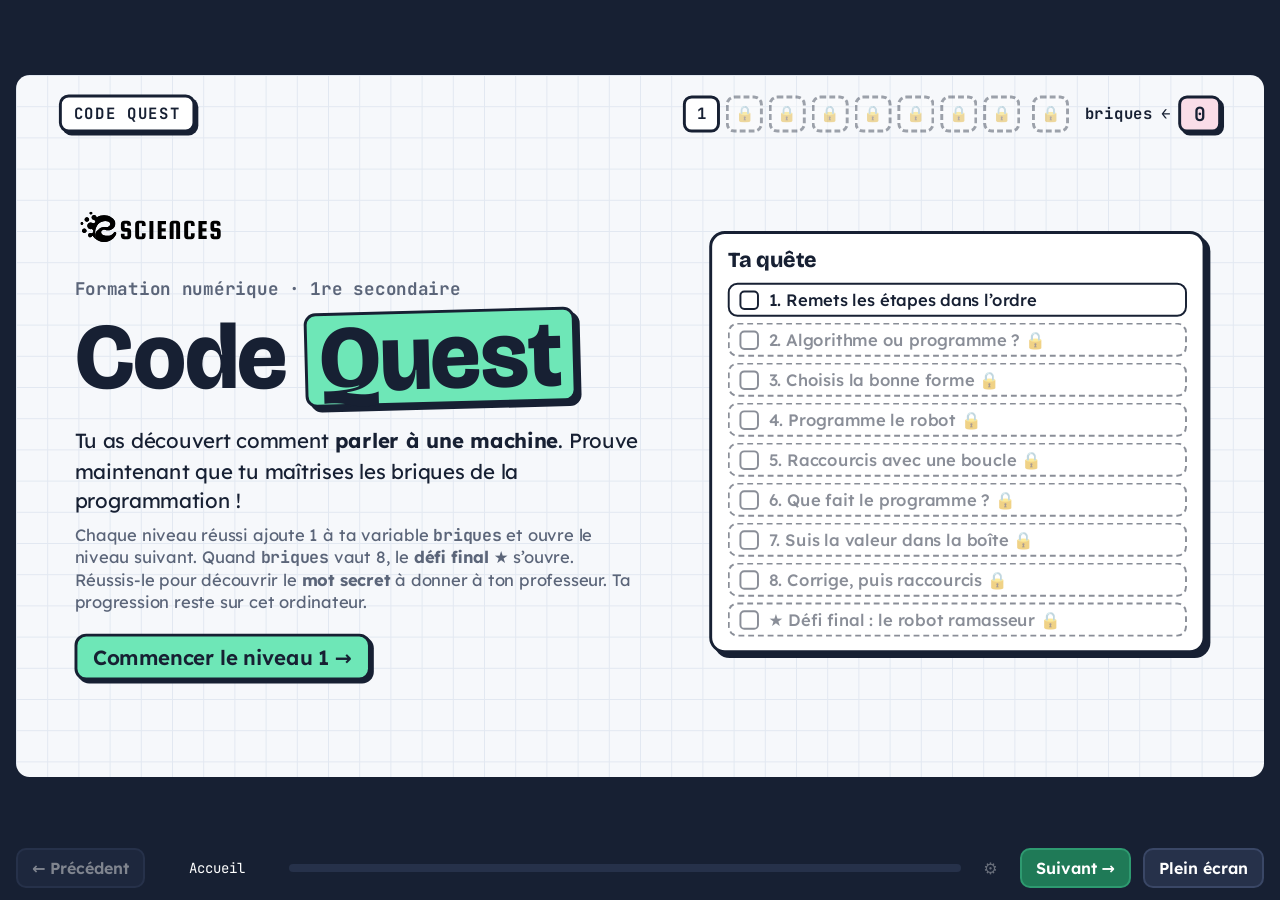
<file: programmation/code-quest.html>
<!doctype html>
<html lang="fr">
<head>
<meta charset="utf-8">
<meta name="viewport" content="width=device-width, initial-scale=1, viewport-fit=cover">
<title>Code Quest</title>
<link rel="preconnect" href="https://fonts.googleapis.com">
<link rel="preconnect" href="https://fonts.gstatic.com" crossorigin>
<link rel="stylesheet" href="https://fonts.googleapis.com/css2?family=Bricolage+Grotesque:opsz,wght@12..96,600;12..96,800&family=Lexend:wght@400;500;600&family=JetBrains+Mono:wght@500;700&display=swap">
<style>
/* Code Quest : même habillage que « Parler à une machine » (écran 16:9 mis à l'échelle, papier quadrillé,
   blocs néo-brutalistes, une couleur par notion) et même mécanique que Pixel Quest
   (8 niveaux verrouillés, défi final, mot secret, mode prof). */
:root{
  color-scheme: light;
  --paper:#F6F8FB; --grid:#E2E8F1; --ink:#172033; --muted:#5B6579; --line:#172033; --card:#FFFFFF;
  --mint:#6EE7B7;
  --algo:#1F9D63; --algo-soft:#D7F5E6;
  --seq:#2E6BE6;  --seq-soft:#DCE7FD;
  --loop:#E9821C; --loop-soft:#FDE9D3;
  --cond:#0D9C9A; --cond-soft:#D3F3F2;
  --var:#D63C73;  --var-soft:#FADDE8;
  --bug:#C2410C;
  --ok:#15803D; --ok-soft:#DCFCE7; --ko:#B91C1C; --ko-soft:#FEE2E2;
  --f-display:"Bricolage Grotesque","Trebuchet MS",system-ui,sans-serif;
  --f-body:"Lexend","Segoe UI",system-ui,sans-serif;
  --f-code:"JetBrains Mono",ui-monospace,Consolas,monospace;
  --shadow:5px 5px 0 var(--line); --shadow-s:3px 3px 0 var(--line);
}
*{box-sizing:border-box}
html,body{height:100%;margin:0}
body{background:var(--ink);color:var(--ink);font-family:var(--f-body);display:flex;flex-direction:column;overflow:hidden;
  padding-left:max(16px,env(safe-area-inset-left,0px));padding-right:max(16px,env(safe-area-inset-right,0px));padding-block:12px}
button,select,input{font:inherit;color:inherit}
button{cursor:pointer}
button:focus-visible,select:focus-visible,input:focus-visible{outline:4px solid var(--seq);outline-offset:3px}
[hidden]{display:none!important}

#viewport{flex:1;position:relative;min-height:0}
#stage{position:absolute;top:0;left:0;width:1280px;height:720px;transform-origin:0 0;
  background-color:var(--paper);
  background-image:linear-gradient(var(--grid) 1px,transparent 1px),linear-gradient(90deg,var(--grid) 1px,transparent 1px);
  background-size:32px 32px;border-radius:14px;overflow:hidden;display:flex;flex-direction:column}

/* en-tête : les briques de la quête */
.haut{display:flex;align-items:center;gap:16px;padding:20px 44px 0}
.marque{font-family:var(--f-code);font-weight:700;font-size:16px;letter-spacing:.06em;text-transform:uppercase;padding:6px 12px;
  border:3px solid var(--line);border-radius:10px;background:var(--card);box-shadow:var(--shadow-s);user-select:none;white-space:nowrap}
.marque .debug-on{font-size:12px;background:#FBBF24;border:2px solid var(--line);border-radius:999px;padding:1px 8px;margin-left:8px}
.debug-boite{display:flex;gap:8px;align-items:center;font-size:15px}
.debug-boite input{width:120px;padding:5px 8px;border:2px solid var(--line);border-radius:8px;font-family:var(--f-code)}
.briques{display:flex;gap:6px;margin-left:auto}
.briques button{width:38px;height:38px;padding:0;border:3px solid var(--line);border-radius:9px;background:var(--card);
  font:700 16px var(--f-code);display:grid;place-items:center}
.briques button.on{background:var(--c);color:#fff}
.briques button.ici{outline:4px solid var(--mint);outline-offset:2px}
.briques button.verrou{opacity:.4;cursor:not-allowed;border-style:dashed}
.briques button.boss{margin-left:6px;background:var(--card)}
.briques button.boss.on{background:var(--mint);color:var(--ink)}
.compteur{display:flex;align-items:center;gap:8px;font:700 16px var(--f-code)}
.compteur b{display:grid;place-items:center;min-width:44px;height:38px;padding:0 8px;background:var(--var-soft);border:3px solid var(--line);border-radius:9px;box-shadow:var(--shadow-s);font-size:20px}

.scene{flex:1;min-height:0;position:relative}
.niveau{position:absolute;inset:0;padding:16px 44px 26px;display:flex;flex-direction:column;gap:14px}
.niveau.enter{animation:enter .4s cubic-bezier(.2,.8,.2,1)}
@keyframes enter{from{opacity:0;transform:translateX(24px)}to{opacity:1;transform:none}}
@media (prefers-reduced-motion: reduce){.niveau.enter{animation:none}*{transition:none!important;animation:none!important}}

.head{display:flex;align-items:center;gap:16px}
.tag{flex:none;white-space:nowrap;font-family:var(--f-code);font-size:15px;font-weight:700;letter-spacing:.06em;text-transform:uppercase;
  padding:5px 12px;border:3px solid var(--line);border-radius:10px;box-shadow:var(--shadow-s);background:var(--cs,var(--card))}
.tag::before{content:"";display:inline-block;width:12px;height:12px;border-radius:3px;background:var(--c,var(--mint));margin-right:9px;vertical-align:0;border:2px solid var(--line)}
h1,h2,h3{font-family:var(--f-display);margin:0;text-wrap:balance;letter-spacing:-.01em}
h2{font-size:34px;line-height:1.05;font-weight:800}
h3{font-size:22px;font-weight:800}
p{margin:0}
.niv{margin-left:auto;flex:none;font-family:var(--f-code);font-size:14px;font-weight:700;padding:4px 10px;border:2px solid var(--line);border-radius:8px;background:var(--card);color:var(--muted)}
.niv b{color:var(--ink)}
.consigne{font-size:19px;line-height:1.4;background:var(--card);border:3px solid var(--line);border-left:12px solid var(--c,var(--mint));border-radius:12px;padding:9px 16px}
.small{font-size:17px;color:var(--muted);line-height:1.35}
.mono{font-family:var(--f-code)}
.label{font-family:var(--f-code);font-size:14px;font-weight:700;letter-spacing:.08em;text-transform:uppercase;color:var(--muted)}
.box{background:var(--card);border:3px solid var(--line);border-radius:16px;box-shadow:var(--shadow);padding:16px 18px}
.btn{border:3px solid var(--line);border-radius:12px;box-shadow:var(--shadow-s);background:var(--card);padding:8px 16px;font-size:18px;font-weight:600;transition:transform .08s,box-shadow .08s}
.btn:hover{transform:translate(-1px,-1px);box-shadow:4px 4px 0 var(--line)}
.btn:active{transform:translate(3px,3px);box-shadow:0 0 0 var(--line)}
.btn.primary{background:var(--mint)}
.btn.suite{background:var(--mint);font-size:17px;padding:4px 12px;margin-left:10px}
.btn[disabled]{opacity:.45;pointer-events:none}
.rangee{display:flex;gap:10px;flex-wrap:wrap;align-items:center}
.retour{font-size:18px;font-weight:600;line-height:1.35;min-height:46px;padding:8px 14px;border:2px solid var(--line);border-radius:12px;background:var(--card);display:flex;align-items:center;flex-wrap:wrap;gap:4px}
.retour.info{font-weight:500;color:var(--muted);border-style:dashed}
.retour.ok{background:var(--ok-soft);color:var(--ok)}
.retour.ko{background:var(--ko-soft);color:var(--ko)}
.points{display:inline-flex;gap:6px;vertical-align:middle;margin-left:8px}
.points i{width:14px;height:14px;border-radius:50%;border:2px solid var(--line);background:var(--card)}
.points i.ok{background:var(--ok)}
input[type=text],input[type=number],select{font-family:var(--f-code);font-weight:700;font-size:18px;padding:5px 8px;border:3px solid var(--line);border-radius:9px;background:var(--card)}
input[type=number]{width:84px;text-align:center}
input.bon,select.bon{background:var(--ok-soft);border-color:var(--ok)}
input.faux,select.faux{background:var(--ko-soft);border-color:var(--ko)}
.blk{font-family:var(--f-code);font-weight:700;font-size:17px;padding:5px 12px;border:3px solid var(--line);border-radius:10px;background:var(--c);color:#fff;display:inline-flex;gap:8px;align-items:center;white-space:nowrap}
pre.code{margin:0;font-family:var(--f-code);font-size:18px;line-height:1.55;background:var(--ink);color:#E7ECF5;border-radius:12px;padding:10px 14px;border:3px solid var(--line);white-space:pre}
.code .kw{color:#FDBA74}.code .fn{color:#93C5FD}.code .nb{color:#F9A8D4}.code .st{color:var(--mint)}
.code .ln{display:block;padding:0 6px;border-radius:6px}
.code .ln.on{background:#3B4B70;box-shadow:inset 4px 0 0 var(--mint)}

.c-algo{--c:var(--algo);--cs:var(--algo-soft)}
.c-seq{--c:var(--seq);--cs:var(--seq-soft)}
.c-loop{--c:var(--loop);--cs:var(--loop-soft)}
.c-cond{--c:var(--cond);--cs:var(--cond-soft)}
.c-var{--c:var(--var);--cs:var(--var-soft)}
.c-bug{--c:var(--bug);--cs:var(--ko-soft)}
.c-mint{--c:var(--mint);--cs:#E3FBF1}

.pied{display:flex;gap:14px;align-items:stretch;margin-top:auto}
.pied .rangee{flex:none;flex-wrap:nowrap}
.pied .retour{flex:1}
h2{white-space:nowrap}
/* ---------- accueil ---------- */
#n-accueil{justify-content:center;gap:0;padding:0 60px 26px}
.accueil{display:grid;grid-template-columns:1.2fr 1fr;gap:40px;align-items:center}
.logo{height:50px;margin-bottom:22px}
.kicker{font-family:var(--f-code);font-size:18px;font-weight:700;color:var(--muted);margin-bottom:10px}
.big{font-size:96px;line-height:.95;font-weight:800}
.big .hl{background:var(--mint);padding:0 12px;border:3px solid var(--line);border-radius:12px;box-shadow:var(--shadow);display:inline-block;transform:rotate(-1.5deg)}
.intro{font-size:21px;line-height:1.45;margin:22px 0 10px;max-width:30em}
.resume{display:grid;gap:6px}
.resume div{display:flex;align-items:center;gap:10px;font-size:17px;font-weight:500;padding:5px 10px;border:2px solid var(--line);border-radius:10px;background:var(--card)}
.resume i{width:20px;height:20px;flex:none;border:2px solid var(--line);border-radius:5px;background:var(--card)}
.resume i.ok{background:var(--c)}
.resume div.verrou{opacity:.5;border-style:dashed}

/* ---------- niveau 1 : remettre dans l'ordre ---------- */
.ordre{display:grid;grid-template-columns:1fr 1fr;gap:24px;flex:1;min-height:0}
.pool,.answer{display:flex;flex-direction:column;gap:8px}
.step{font-size:18px;text-align:left;padding:9px 14px;border:3px solid var(--line);border-radius:12px;background:var(--card);box-shadow:var(--shadow-s)}
.step.used{opacity:.25;pointer-events:none}
.answer .step{display:flex;gap:12px;align-items:center;box-shadow:none;background:var(--algo-soft)}
.answer .step .n{font-family:var(--f-code);font-weight:700;width:30px;height:30px;flex:none;border-radius:8px;background:var(--algo);color:#fff;display:grid;place-items:center;font-size:16px}
.answer .step.bad{background:var(--ko-soft)}
.answer .slot{height:49px;border:3px dashed #B8C2D3;border-radius:12px}

/* ---------- niveaux 2, 3 : trier ---------- */
.cartes{display:grid;grid-template-columns:repeat(3,1fr);grid-auto-rows:1fr;gap:14px;flex:1;min-height:0}
.carte{display:flex;flex-direction:column;gap:8px;padding:10px 12px;border:3px solid var(--line);border-radius:14px;background:var(--card);box-shadow:var(--shadow-s)}
.carte.ok{border-color:var(--ok);box-shadow:3px 3px 0 var(--ok)}
.carte.ko{border-color:var(--ko);box-shadow:3px 3px 0 var(--ko)}
.carte .quoi{flex:1;display:flex;align-items:center;justify-content:center;min-height:0}
.carte .fr{font-size:18px;line-height:1.4;font-weight:500;text-align:center}
.choix{display:flex;gap:8px}
.choix button{flex:1;padding:4px 6px;border:3px solid var(--line);border-radius:10px;background:var(--paper);font-size:15px;font-weight:600;line-height:1.2}
.choix button small{font-weight:500;font-size:12px}
.choix button.sel{background:var(--c,var(--mint));color:#fff}
.formes{display:flex;flex-direction:column;gap:6px}
.forme-ligne{display:grid;grid-template-columns:1fr auto;gap:16px;align-items:center;padding:3px 6px 3px 16px;border:3px solid var(--line);border-radius:12px;background:var(--card)}
.forme-ligne.ok{background:var(--ok-soft)}.forme-ligne.ko{background:var(--ko-soft)}
.forme-ligne .txt{font-size:18px;font-weight:600}
.forme-btns{display:flex;gap:8px}
.forme-btns button{width:116px;height:42px;border:3px solid var(--line);border-radius:10px;background:var(--paper);display:flex;align-items:center;justify-content:center;gap:6px;font-size:13px;font-weight:600;padding:2px 6px}
.forme-btns button svg{width:44px;height:30px;flex:none}
.forme-btns button.sel{background:var(--seq-soft);outline:3px solid var(--seq)}
.f-node{fill:var(--card);stroke:var(--line);stroke-width:3}

/* ---------- niveau 4 : robot ---------- */
.robot-zone{display:grid;grid-template-columns:auto 1fr;gap:28px;flex:1;min-height:0}
.grid{position:relative;display:grid;border:3px solid var(--line);border-radius:12px;overflow:hidden;background:var(--card);box-shadow:var(--shadow);align-self:start}
.cell{width:64px;height:64px;border-right:1px solid var(--grid);border-bottom:1px solid var(--grid)}
.cell.wall{background:repeating-linear-gradient(45deg,#3A4766 0 8px,#26314A 8px 16px)}
.cell.start{background:var(--seq-soft)}
.sprite,.goal{position:absolute;width:64px;height:64px;display:grid;place-items:center}
.sprite{transition:left .3s ease,top .3s ease;z-index:2}
.sprite.bump{animation:bump .35s}
@keyframes bump{30%{transform:translateX(-6px)}60%{transform:translateX(6px)}}
.cmds{display:flex;gap:10px;flex-wrap:wrap}
.cmd{background:var(--seq);color:#fff;font-family:var(--f-code);font-weight:700;font-size:18px;padding:8px 14px}
.prog{display:flex;flex-wrap:wrap;gap:7px;min-height:104px;align-content:flex-start;padding:12px;border:3px dashed #B8C2D3;border-radius:12px;background:var(--card)}
.prog .pc{font-family:var(--f-code);font-weight:700;font-size:17px;padding:5px 9px;background:var(--seq-soft);border:2px solid var(--line);border-radius:8px}
.prog .pc.on{background:var(--mint)}
.prog .pc.err{background:var(--ko-soft);border-color:var(--ko)}
.prog .ov{font-family:var(--f-code);font-weight:700;font-size:16px;padding:5px 12px;background:var(--algo-soft);border:2px solid var(--line);border-radius:999px}
.prog .ar{font-weight:700;color:var(--muted);align-self:center}

/* ---------- niveau 5 : boucles ---------- */
.defis{display:flex;flex-direction:column;gap:10px;flex:1;min-height:0}
.defi{display:grid;grid-template-columns:44px 1fr 480px;gap:14px;align-items:center;padding:8px 14px;border:3px solid var(--line);border-radius:12px;background:var(--card)}
.defi.ok{background:var(--ok-soft)}.defi.ko{background:var(--ko-soft)}
.defi .num{font-family:var(--f-code);font-weight:700;font-size:18px;width:34px;height:34px;border-radius:8px;background:var(--loop);color:#fff;display:grid;place-items:center;border:2px solid var(--line)}
.longue{display:flex;flex-wrap:wrap;gap:5px}
.longue span{font-family:var(--f-code);font-weight:700;font-size:14px;padding:3px 8px;border:2px solid var(--line);border-radius:7px;background:var(--seq-soft)}
.repete{display:flex;align-items:center;gap:8px;white-space:nowrap;font-family:var(--f-code);font-weight:700;font-size:17px;background:var(--loop);color:#fff;border:3px solid var(--line);border-radius:10px;padding:6px 10px}
.repete select,.repete input{font-size:16px;color:var(--ink)}
.repete select{flex:1;min-width:0}
.repete input{width:64px}
.situation{font-size:18px;font-weight:500}

/* ---------- niveau 6 : conditions ---------- */
.conds{display:grid;grid-template-columns:1fr 1fr;gap:14px;flex:1;min-height:0}
.cond{display:flex;flex-direction:column;gap:8px;padding:10px 14px;border:3px solid var(--line);border-radius:14px;background:var(--card);box-shadow:var(--shadow-s)}
.cond.ok{border-color:var(--ok);box-shadow:3px 3px 0 var(--ok)}.cond.ko{border-color:var(--ko);box-shadow:3px 3px 0 var(--ko)}
.cond pre.code{font-size:16px;padding:7px 12px;line-height:1.45}
.cond .sit{font-size:17px;font-weight:600;display:flex;gap:10px;align-items:center}
.cond .sit .pic{font-size:26px}
.cond .choix button{font-size:14px;padding:6px 6px}
.cond .choix button.sel{background:var(--cond)}
.feux{display:flex;gap:6px;align-items:center}
.feux i{width:22px;height:22px;border-radius:50%;border:2px solid var(--line)}
.feux i.r{background:#EF4444}.feux i.v{background:#22C55E}

/* ---------- niveau 7 : variables ---------- */
.var-zone{display:grid;grid-template-columns:1fr 1fr;gap:24px;flex:1;min-height:0}
.trace{display:flex;flex-direction:column;gap:8px}
.tl{display:grid;grid-template-columns:auto 1fr;gap:14px;align-items:center;font-family:var(--f-code);font-weight:700;font-size:19px;padding:6px 8px 6px 14px;border:2px solid var(--line);border-radius:10px;background:var(--card)}
.tl .eq{display:flex;align-items:center;gap:8px;font-size:15px;white-space:nowrap;color:var(--muted);justify-content:flex-end}
.tl .code-t{white-space:pre;font-size:17px;line-height:1.4}
.tl .eqs{display:flex;flex-direction:column;gap:6px}
.tl.ok{background:var(--ok-soft)}
.tl .k{color:var(--var)}
.mini-box{display:inline-grid;place-items:center;min-width:54px;height:34px;padding:0 8px;background:var(--var-soft);border:2px solid var(--line);border-radius:8px;font-family:var(--f-code);font-weight:700}

/* ---------- niveau 8 : bug + optimiser ---------- */
.bo-zone{display:grid;grid-template-columns:1fr 1.12fr;gap:22px;flex:1;min-height:0}
.partie{display:flex;flex-direction:column;gap:10px;position:relative}
.etats{display:flex;gap:10px}
.etats span{font:700 14px var(--f-code);padding:4px 12px;border:2px solid var(--line);border-radius:999px;background:var(--card)}
.etats span.ok{background:var(--ok-soft);color:var(--ok)}
.lines{display:flex;flex-direction:column;gap:7px}
.lines button{text-align:left;white-space:nowrap;font-family:var(--f-code);font-size:16px;font-weight:700;padding:6px 10px;background:var(--card);border:3px solid var(--line);border-radius:10px;box-shadow:var(--shadow-s)}
.lines button.indent{margin-left:26px}
.lines button.wrong{background:var(--ko-soft);animation:bump .35s}
.lines button.right{background:var(--ok-soft)}
.dessin{background:var(--card);border:3px solid var(--line);border-radius:12px;display:grid;place-items:center}
.verrou-p{position:absolute;inset:0;display:grid;place-items:center;z-index:3}
.verrou-p span{background:var(--card);border:3px solid var(--line);border-radius:12px;box-shadow:var(--shadow);padding:14px 18px;font:700 19px var(--f-display);text-align:center;max-width:22em}
.partie.ferme > *:not(.verrou-p){opacity:.3;pointer-events:none;filter:grayscale(.7)}
.longprog{display:grid;grid-template-columns:repeat(4,auto);gap:4px 6px;font-family:var(--f-code);font-size:13px;font-weight:700;justify-content:start}
.longprog span{padding:2px 6px;border:2px solid var(--line);border-radius:6px;background:var(--seq-soft);white-space:nowrap}
.opti{display:flex;flex-direction:column;gap:6px;font-family:var(--f-code);font-weight:700;font-size:17px}
.opti .l{display:flex;align-items:center;gap:8px}
.opti .in{margin-left:36px}
.opti .v{color:var(--var)}

/* ---------- défi final ---------- */
.final-zone{display:grid;grid-template-columns:500px 1fr;gap:26px;flex:1;min-height:0}
.fprog{display:flex;flex-direction:column;gap:6px;font-family:var(--f-code);font-weight:700;font-size:17px}
.fl{display:flex;align-items:center;gap:8px;padding:5px 10px;border:2px solid transparent;border-radius:10px}
.fl.on{background:#FFF7D6;border-color:var(--line)}
.fl.i1{margin-left:30px}.fl.i2{margin-left:60px}
.fl select{font-size:15px;padding:3px 6px}
.fl .kw{color:var(--loop)}.fl .kc{color:var(--cond)}.fl .kv{color:var(--var)}
.couloir{position:relative;display:grid;grid-template-columns:repeat(8,66px);border:3px solid var(--line);border-radius:12px;overflow:hidden;background:var(--card);box-shadow:var(--shadow);width:max-content}
.couloir .cell{width:66px;height:66px;border-bottom:0;display:grid;place-items:center;font-size:30px}
.couloir .sprite{width:66px;height:66px;top:0}
.coin{width:30px;height:30px;border-radius:50%;background:#FBBF24;border:3px solid #B45309;box-shadow:inset -3px -3px 0 #F59E0B;transition:transform .25s,opacity .25s}
.coin.pris{transform:scale(.2);opacity:0}
.fdroite{display:flex;flex-direction:column;gap:12px;min-width:0}
.vars-f{display:flex;gap:14px;align-items:center}
.vbig{display:flex;flex-direction:column;align-items:center;gap:2px}
.vbig b{font-family:var(--f-code);font-size:34px;width:84px;height:58px;display:grid;place-items:center;background:var(--var-soft);border:3px solid var(--line);border-radius:10px;box-shadow:var(--shadow-s)}
.vbig span{font-family:var(--f-code);font-weight:700;font-size:14px}
.narr{font-size:18px;line-height:1.4;font-weight:500;background:var(--card);border:3px solid var(--line);border-radius:12px;padding:10px 14px;min-height:76px}

/* ---------- bilan ---------- */
#n-bilan{align-items:center;justify-content:center;text-align:center;gap:12px}
.gros{font:800 88px/1 var(--f-display)}
.gros small{font-size:40px;color:var(--muted)}
.badge{display:inline-block;background:var(--mint);font:800 22px var(--f-display);padding:8px 18px;border:3px solid var(--line);border-radius:999px;box-shadow:var(--shadow-s)}
.secret{border:4px dashed var(--line);background:var(--card);border-radius:16px;padding:12px 30px;box-shadow:var(--shadow)}
.secret .mot{font:800 54px var(--f-code);letter-spacing:.12em;color:var(--var);margin:4px 0}
#n-bilan .resume{grid-template-columns:repeat(3,1fr);width:100%;max-width:1000px;text-align:left}
.credit{font-size:13px;color:var(--muted)}

/* barre de contrôle (comme le support) */
#bar{display:flex;align-items:center;gap:12px;padding-top:10px;color:#fff;flex-wrap:wrap}
#bar button{background:#26314A;border:2px solid #3A4766;border-radius:10px;padding:8px 14px;color:#fff;font-weight:600}
#bar button:hover{background:#33405F}
#bar button[disabled]{opacity:.45;cursor:not-allowed}
#bar #suiv{background:#1F7A57;border-color:#2E9A70}
#num{font-family:var(--f-code);font-size:14px;min-width:120px;text-align:center}
#progress{flex:1;min-width:80px;height:8px;background:#26314A;border-radius:99px;overflow:hidden}
#progress span{display:block;height:100%;background:var(--mint);width:0;transition:width .3s}
#bar .cle-prof{background:transparent;border-color:transparent;opacity:.35;padding:6px 8px}
#bar .cle-prof:hover,#bar .cle-prof:focus-visible{opacity:1}
</style>
</head>
<body>

<div id="viewport">
<div id="stage" role="application" aria-label="Code Quest : réviser les bases de la programmation">

  <header class="haut">
    <span class="marque" id="marque">Code Quest<span class="debug-on" id="debug-on" hidden>MODE PROF</span></span>
    <div class="debug-boite" id="debug-boite" hidden><label for="debug-code">Code :</label><input type="password" id="debug-code" autocomplete="off"><button class="btn" id="debug-ok" style="padding:4px 12px;font-size:15px">OK</button><span id="debug-msg" class="small" aria-live="polite"></span></div>
    <div class="briques" id="briques" aria-label="Niveaux de la quête"></div>
    <div class="compteur" aria-live="polite"><span>briques</span><span>←</span><b id="compteur">0</b></div>
  </header>

  <main class="scene" id="scene">

  <!-- 0 · ACCUEIL -->
  <section class="niveau" id="n-accueil" data-nom="Accueil">
    <div class="accueil">
      <div>
        <img class="logo" src="[data-uri]" alt="eSCIENCES">
        <p class="kicker">Formation numérique · 1re secondaire</p>
        <h1 class="big">Code <span class="hl">Quest</span></h1>
        <p class="intro">Tu as découvert comment <b>parler à une machine</b>. Prouve maintenant que tu maîtrises les briques de la programmation&nbsp;!</p>
        <p class="small" style="max-width:34em">Chaque niveau réussi ajoute 1 à ta variable <b class="mono">briques</b> et ouvre le niveau suivant. Quand <b class="mono">briques</b> vaut 8, le <b>défi final ★</b> s’ouvre. Réussis-le pour découvrir le <b>mot secret</b> à donner à ton professeur. Ta progression reste sur cet ordinateur.</p>
        <div class="rangee" style="margin-top:20px"><button class="btn primary" id="btn-go" style="font-size:21px">Commencer le niveau 1 →</button></div>
      </div>
      <div class="box" style="padding:14px 16px"><h3 style="margin-bottom:10px">Ta quête</h3><div class="resume" id="resume-accueil"></div></div>
    </div>
  </section>

  <!-- 1 · ALGORITHME -->
  <section class="niveau c-algo" data-nom="Algorithme" hidden>
    <div class="head"><span class="tag">Niveau 1 · Algorithme</span><h2>Remets les étapes dans l’ordre</h2><span class="niv">Référentiel <b>P5</b></span></div>
    <p class="consigne">Un algorithme, c’est une suite d’étapes <b>dans un ordre précis</b>. Clique sur les étapes dans le bon ordre. Clique sur une étape placée pour la retirer. Réussis les <b>2 algorithmes</b>.</p>
    <div class="ordre">
      <div class="pool"><span class="label">Étapes mélangées</span><div id="n1-pool" class="pool"></div></div>
      <div class="answer"><span class="label" id="n1-titre"></span><div id="n1-ans" class="answer"></div></div>
    </div>
    <div class="pied"><div class="rangee"><button class="btn primary" id="n1-verif">Vérifier</button><button class="btn" id="n1-reset">Recommencer</button></div><div class="retour info" id="n1-retour" aria-live="polite">La première étape, c’est celle qu’on ne peut faire qu’au tout début.</div></div>
  </section>

  <!-- 2 · ALGORITHME OU PROGRAMME -->
  <section class="niveau c-algo" data-nom="Algorithme ou programme" hidden>
    <div class="head"><span class="tag">Niveau 2 · Algorithme ≠ programme</span><h2>Humain ou machine&nbsp;?</h2><span class="niv">Référentiel <b>P6</b></span></div>
    <p class="consigne">L’<b>algorithme</b> est écrit pour un humain (en français ou dessiné). Le <b>programme</b> est écrit pour une machine, dans un <b>langage de programmation</b>. Classe les 6 cartes.</p>
    <div class="cartes" id="n2-cartes"></div>
    <div class="pied"><div class="rangee"><button class="btn primary" id="n2-verif">Vérifier</button></div><div class="retour info" id="n2-retour" aria-live="polite">Attention : les blocs aussi sont un langage de programmation.</div></div>
  </section>

  <!-- 3 · LOGIGRAMME -->
  <section class="niveau c-seq" data-nom="Logigramme" hidden>
    <div class="head"><span class="tag">Niveau 3 · Logigramme</span><h2>Choisis la bonne forme</h2><span class="niv">Référentiel <b>P5</b></span></div>
    <p class="consigne">Dans un logigramme, chaque forme a un rôle. Pour chaque élément, choisis sa forme.</p>
    <div class="formes" id="n3-formes"></div>
    <div class="pied"><div class="rangee"><button class="btn primary" id="n3-verif">Vérifier</button></div><div class="retour info" id="n3-retour" aria-live="polite">Une question qui se répond par oui ou non, c’est une décision.</div></div>
  </section>

  <!-- 4 · SÉQUENCE -->
  <section class="niveau c-seq" data-nom="Séquence" hidden>
    <div class="head"><span class="tag">Niveau 4 · Séquence</span><h2>Programme le robot</h2><span class="niv">Référentiel <b>P5</b></span></div>
    <p class="consigne">Écris la suite d’instructions qui amène le robot jusqu’à l’étoile <b>sans toucher un mur</b>, puis exécute-la. Réussis les <b>2 missions</b>.</p>
    <div class="robot-zone">
      <div class="col" style="display:flex;flex-direction:column;gap:8px"><span class="label" id="n4-titre"></span><div class="grid" id="n4-grille" aria-label="Plateau du robot"></div></div>
      <div style="display:flex;flex-direction:column;gap:12px;min-width:0">
        <div class="cmds" id="n4-cmds">
          <button class="btn cmd" data-d="U">↑ monter</button><button class="btn cmd" data-d="D">↓ descendre</button><button class="btn cmd" data-d="L">← gauche</button><button class="btn cmd" data-d="R">→ droite</button>
        </div>
        <span class="label">Ton programme <span id="n4-nb"></span></span>
        <div class="prog" id="n4-prog"></div>
        <div class="rangee"><button class="btn primary" id="n4-run">▶ Exécuter</button><button class="btn" id="n4-undo">Retirer la dernière</button><button class="btn" id="n4-clear">Tout effacer</button></div>
        <div class="retour info" id="n4-retour" aria-live="polite">Le robot exécute les instructions une par une, dans l’ordre.</div>
      </div>
    </div>
  </section>

  <!-- 5 · BOUCLE -->
  <section class="niveau c-loop" data-nom="Boucle" hidden>
    <div class="head"><span class="tag">Niveau 5 · Boucle</span><h2>Raccourcis avec une boucle</h2><span class="niv">Référentiel <b>P6</b></span></div>
    <p class="consigne">Repère ce qui se répète et complète la boucle. Pour les deux dernières situations, choisis le bon <b>type de boucle</b>.</p>
    <div class="defis" id="n5-defis"></div>
    <div class="pied"><div class="rangee"><button class="btn primary" id="n5-verif">Vérifier</button></div><div class="retour info" id="n5-retour" aria-live="polite">Compte combien de fois le motif revient.</div></div>
  </section>

  <!-- 6 · CONDITION -->
  <section class="niveau c-cond" data-nom="Condition" hidden>
    <div class="head"><span class="tag">Niveau 6 · Condition</span><h2>Que fait le programme&nbsp;?</h2><span class="niv">Référentiel <b>P6</b></span></div>
    <p class="consigne">Lis chaque programme et la situation, puis choisis ce que fait la machine. Réponds aux <b>4 situations</b>.</p>
    <div class="conds" id="n6-conds"></div>
    <div class="pied"><div class="rangee"><button class="btn primary" id="n6-verif">Vérifier</button><button class="btn" id="n6-autre">Autres situations</button></div><div class="retour info" id="n6-retour" aria-live="polite">La condition est vraie ? On fait « alors ». Elle est fausse ? On fait « sinon ».</div></div>
  </section>

  <!-- 7 · VARIABLE -->
  <section class="niveau c-var" data-nom="Variable" hidden>
    <div class="head"><span class="tag">Niveau 7 · Variable</span><h2>Suis la valeur dans la boîte</h2><span class="niv">Référentiel <b>S1</b></span></div>
    <p class="consigne">Lis les programmes ligne par ligne et écris la valeur de la variable. Dans le dernier programme, écris aussi combien de bougies sont soufflées. <span class="mono">score ← score + 2</span> se lit : « prends score, ajoute 2, range le résultat dans score ».</p>
    <div class="var-zone">
      <div class="box" style="display:flex;flex-direction:column;gap:10px"><h3>Programme A · le score</h3><div class="trace" id="n7-a"></div></div>
      <div class="box" style="display:flex;flex-direction:column;gap:10px"><h3>Programme B · les bougies</h3><div class="trace" id="n7-b"></div></div>
    </div>
    <div class="pied"><div class="rangee"><button class="btn primary" id="n7-verif">Vérifier</button><button class="btn" id="n7-autre">Autres valeurs</button></div><div class="retour info" id="n7-retour" aria-live="polite">Une variable ne garde qu’une seule valeur : la dernière qu’on y a rangée.</div></div>
  </section>

  <!-- 8 · BUG + OPTIMISER -->
  <section class="niveau c-bug" data-nom="Déboguer et optimiser" hidden>
    <div class="head"><span class="tag">Niveau 8 · Déboguer et optimiser</span><h2>Corrige, puis raccourcis</h2><span class="niv">Référentiel <b>P5 → S1</b></span></div>
    <div class="etats"><span id="n8-e1">Partie 1 · bugs : 0 / 2</span><span id="n8-e2">Partie 2 · optimiser</span></div>
    <div class="bo-zone">
      <div class="partie box" id="n8-p1">
        <h3 id="n8-bug-titre"></h3>
        <div style="display:grid;grid-template-columns:1fr 170px;gap:12px;align-items:start">
          <div><p class="small" style="margin-bottom:8px">Clique sur la ligne fautive.</p><div class="lines" id="n8-lines"></div></div>
          <div><span class="label">Ce qu’il a dessiné</span><div class="dessin" id="n8-dessin" style="width:170px;height:160px;margin-top:4px"></div></div>
        </div>
        <div class="retour info" id="n8-retour1" aria-live="polite">Un bug, c’est une erreur dans un programme.</div>
      </div>
      <div class="partie box ferme" id="n8-p2">
        <div class="verrou-p" id="n8-verrou"><span>🔒 Corrige d’abord les 2 bugs de la partie 1.</span></div>
        <h3 id="n8-opt-titre"></h3>
        <div style="display:grid;grid-template-columns:1fr 160px;gap:14px;align-items:start">
          <div style="display:flex;flex-direction:column;gap:8px">
            <span class="label" id="n8-long-titre"></span><div class="longprog" id="n8-long"></div>
            <span class="label">Ta version optimisée</span>
            <div class="opti">
              <div class="l"><span class="v">côtés</span> ← <input type="number" id="n8-cotes" min="3" max="12" aria-label="Valeur de la variable côtés"></div>
              <div class="l"><span style="color:var(--loop)">répéter</span> <span class="v">côtés</span> <span style="color:var(--loop)">fois :</span></div>
              <div class="l in">avancer de 50</div>
              <div class="l in">tourner ↻ de <input type="number" id="n8-angle" min="1" max="180" aria-label="Angle en degrés"> °</div>
            </div>
          </div>
          <div><span class="label">Aperçu</span><div class="dessin" id="n8-apercu" style="width:160px;height:150px;margin-top:4px"></div></div>
        </div>
        <div class="rangee"><button class="btn primary" id="n8-verif">Vérifier</button></div>
        <div class="retour info" id="n8-retour2" aria-live="polite">Astuce : pour revenir au départ, le robot fait un tour complet (360°).</div>
      </div>
    </div>
  </section>

  <!-- 9 · DÉFI FINAL -->
  <section class="niveau c-mint" data-nom="Défi final" hidden>
    <div class="head"><span class="tag">Défi final ★ · Tout ensemble</span><h2>Le robot ramasseur</h2><span class="niv">Boucle + condition + variable</span></div>
    <p class="consigne">Complète le programme : le robot doit arriver au <b>drapeau</b>, ramasser <b>toutes les pièces</b> et les compter dans la variable <b class="mono">pièces</b>. Puis exécute-le.</p>
    <div class="final-zone">
      <div class="box fprog" id="f-prog">
        <div class="fl" data-l="0"><span class="kv">pièces</span> ← <select id="f-init" aria-label="Valeur de départ de pièces"><option value="">…</option><option>0</option><option>1</option><option>3</option></select></div>
        <div class="fl" data-l="1"><span class="kw">répéter</span> <select id="f-n" aria-label="Nombre de répétitions"><option value="">…</option><option>6</option><option>7</option><option>8</option></select> <span class="kw">fois :</span></div>
        <div class="fl i1" data-l="2"><select id="f-move" aria-label="Déplacement"><option value="">…</option><option value="avancer">avancer</option><option value="reculer">reculer</option><option value="tourner">tourner ↻</option></select></div>
        <div class="fl i1" data-l="3"><span class="kc">si</span> <select id="f-cond" aria-label="Condition"><option value="">…</option><option value="piece">il y a une pièce</option><option value="mur">il y a un mur</option><option value="feu">le feu est vert</option></select> <span class="kc">alors</span></div>
        <div class="fl i2" data-l="4"><select id="f-act" aria-label="Action"><option value="">…</option><option value="ramasser">ramasser la pièce</option><option value="sauter">sauter</option><option value="attendre">attendre</option></select></div>
        <div class="fl i2" data-l="5"><span class="kv">pièces</span> ← <span class="kv">pièces</span> <select id="f-op" aria-label="Changement de pièces"><option value="">…</option><option value="1">+ 1</option><option value="-1">− 1</option><option value="0">+ 0</option></select></div>
        <div class="fl" data-l="6">afficher <span class="kv">pièces</span></div>
      </div>
      <div class="fdroite">
        <span class="label">Le couloir · le robot part de la case bleue</span>
        <div class="couloir" id="f-couloir"></div>
        <div class="vars-f"><div class="vbig"><b id="f-var">?</b><span>pièces</span></div><div class="vbig"><b id="f-tour" style="background:var(--loop-soft)">0</b><span>tour de boucle</span></div><p class="small" style="max-width:18em">Les pièces sont placées au hasard : ton programme doit marcher quel que soit le couloir.</p></div>
        <div class="rangee"><button class="btn primary" id="f-run">▶ Exécuter</button><button class="btn" id="f-reset">Replacer le robot</button><button class="btn" id="f-autre">Autre couloir</button></div>
        <div class="narr" id="f-narr" aria-live="polite">Complète les 6 menus, puis clique sur « Exécuter ».</div>
      </div>
    </div>
  </section>

  <!-- 10 · BILAN -->
  <section class="niveau" id="n-bilan" data-nom="Bilan" hidden>
    <p class="label">Ta variable</p>
    <div class="gros"><span class="mono" style="font-size:44px">briques = </span><span id="fin-val">0</span><small> / 8</small></div>
    <p id="fin-msg" style="font-size:20px"></p>
    <div class="secret" id="secret" hidden><p class="label">Mot secret</p><p class="mot" id="mot-secret"></p><p class="small">Communique ce mot à ton professeur pour valider ta quête.</p></div>
    <div class="resume" id="resume-fin"></div>
    <div class="rangee" style="justify-content:center"><button class="btn" id="btn-recommencer">Tout recommencer</button></div>
    <p class="credit">Code Quest · ressource créée par Tommy Berben, eSCIENCES.be · basée sur le support « Parler à une machine » et le référentiel FMTTN (FW-B) · réalisée avec l’aide de l’IA (Claude, Anthropic) · CC BY-NC-SA 4.0</p>
  </section>

  </main>
</div>
</div>

<div id="bar">
  <button id="prec">← Précédent</button>
  <span id="num"></span>
  <div id="progress"><span></span></div>
  <button class="cle-prof" id="cle-prof" aria-label="Accès enseignant" title="Accès enseignant">⚙</button>
  <button id="suiv">Suivant →</button>
  <button id="fs">Plein écran</button>
</div>

<script>
(function () {
  'use strict';
  var $ = function (s) { return document.querySelector(s); };
  var $$ = function (s) { return Array.prototype.slice.call(document.querySelectorAll(s)); };
  function melange(a) { a = a.slice(); for (var i = a.length - 1; i > 0; i--) { var j = Math.floor(Math.random() * (i + 1)); var t = a[i]; a[i] = a[j]; a[j] = t; } return a; }
  function hasard(t) { return t[Math.floor(Math.random() * t.length)]; }
  function esc(s) { return String(s).replace(/&/g, '&amp;').replace(/</g, '&lt;').replace(/>/g, '&gt;'); }

  /* ---------- mise à l'échelle (comme le support) ---------- */
  var stage = $('#stage'), vp = $('#viewport');
  function fit() { var W = vp.clientWidth, H = vp.clientHeight, s = Math.min(W / 1280, H / 720); stage.style.transform = 'scale(' + s + ')'; stage.style.left = ((W - 1280 * s) / 2) + 'px'; stage.style.top = ((H - 720 * s) / 2) + 'px'; }
  addEventListener('resize', fit); fit();
  $('#fs').onclick = function () { try { if (document.fullscreenElement) document.exitFullscreen(); else { var p = document.documentElement.requestFullscreen && document.documentElement.requestFullscreen(); if (p && p.catch) p.catch(function () {}); } } catch (e) {} };

  /* ---------- progression ---------- */
  var NOMS = ['Remets les étapes dans l’ordre', 'Algorithme ou programme ?', 'Choisis la bonne forme', 'Programme le robot', 'Raccourcis avec une boucle', 'Que fait le programme ?', 'Suis la valeur dans la boîte', 'Corrige, puis raccourcis'];
  var COUL = ['c-algo', 'c-algo', 'c-seq', 'c-seq', 'c-loop', 'c-cond', 'c-var', 'c-bug'];
  var BOSS = 'Défi final : le robot ramasseur';
  var faits = [0, 0, 0, 0, 0, 0, 0, 0], boss = false;
  try { var sv = JSON.parse(localStorage.getItem('codequest1') || 'null'); if (sv && sv.faits && sv.faits.length === 8) { faits = sv.faits.map(function (b) { return b ? 1 : 0; }); boss = !!sv.boss; } } catch (e) {}
  function sauver() { try { localStorage.setItem('codequest1', JSON.stringify({ faits: faits, boss: boss })); } catch (e) {} }
  function total() { return faits.reduce(function (a, b) { return a + b; }, 0); }
  var debug = false; try { debug = localStorage.getItem('codequest-prof') === '1'; } catch (e) {}
  function debloque(i) { if (debug || i <= 1) return true; if (i <= 8) return faits[i - 2] === 1; if (i === 9) return total() === 8; return boss; }

  var niveaux = $$('.niveau'), cur = 0, br = $('#briques');
  faits.forEach(function (_, i) {
    var b = document.createElement('button'); b.type = 'button'; b.className = COUL[i]; b.setAttribute('aria-label', 'Niveau ' + (i + 1) + ' : ' + NOMS[i]);
    b.onclick = function () { if (debloque(i + 1)) aller(i + 1); }; br.appendChild(b);
  });
  var bb = document.createElement('button'); bb.type = 'button'; bb.className = 'boss'; bb.setAttribute('aria-label', 'Défi final'); bb.onclick = function () { if (debloque(9)) aller(9); }; br.appendChild(bb);

  function majBriques() {
    Array.prototype.forEach.call(br.children, function (b, i) {
      if (i < 8) { b.classList.toggle('on', faits[i] === 1); b.classList.toggle('ici', cur === i + 1); b.classList.toggle('verrou', !debloque(i + 1)); b.textContent = debloque(i + 1) ? (i + 1) : '🔒'; }
      else { b.classList.toggle('on', boss); b.classList.toggle('ici', cur === 9); b.classList.toggle('verrou', !debloque(9)); b.textContent = debloque(9) ? '★' : '🔒'; }
    });
    $('#compteur').textContent = total();
    var s = $('#suiv'), libre = cur < niveaux.length - 1 && debloque(cur + 1);
    s.disabled = !libre;
    s.textContent = (cur > 0 && cur < 10 && !libre) ? (cur === 8 && total() < 8 ? 'Termine les 8 niveaux pour continuer' : (cur === 9 ? 'Réussis le défi pour continuer' : 'Réussis ce niveau pour continuer')) : 'Suivant →';
    $('#progress span').style.width = (cur / (niveaux.length - 1) * 100) + '%';
    sauver();
  }
  function resume(el) {
    el.innerHTML = NOMS.map(function (n, i) { var d = debloque(i + 1); return '<div class="' + COUL[i] + (d ? '' : ' verrou') + '"><i class="' + (faits[i] ? 'ok' : '') + '"></i>' + (i + 1) + '. ' + n + (d ? '' : ' 🔒') + '</div>'; }).join('') +
      '<div class="c-mint' + (debloque(9) ? '' : ' verrou') + '"><i class="' + (boss ? 'ok' : '') + '"></i>★ ' + BOSS + (debloque(9) ? '' : ' 🔒') + '</div>';
  }
  function aller(i) {
    i = Math.max(0, Math.min(niveaux.length - 1, i));
    if (!debloque(i) && i !== 0) return;
    if (i !== cur) { niveaux[cur].hidden = true; }
    cur = i; var s = niveaux[cur]; s.hidden = false; s.classList.remove('enter'); void s.offsetWidth; s.classList.add('enter');
    $('#num').textContent = cur === 0 ? 'Accueil' : (cur === 10 ? 'Bilan' : (cur === 9 ? 'Défi final ★' : 'Niveau ' + cur + ' / 8'));
    $('#prec').disabled = cur === 0;
    if (cur === 0) { resume($('#resume-accueil')); var suite = faits.indexOf(0) + 1; $('#btn-go').textContent = total() === 0 ? 'Commencer le niveau 1 →' : (suite > 0 ? 'Reprendre au niveau ' + suite + ' →' : (boss ? 'Voir mon bilan →' : 'Défi final ★ →')); }
    if (cur === 10) bilan();
    majBriques();
  }
  function bilan() {
    var v = total(), tout = boss && v === 8;
    $('#fin-val').textContent = v;
    $('#fin-msg').innerHTML = tout ? '<span class="badge">8 briques et défi réussi : tu sais parler à une machine&nbsp;!</span>' : (v === 8 ? 'Les 8 briques sont là. Il te reste le défi final ★.' : 'Il te reste ' + (8 - v) + ' niveau' + (8 - v > 1 ? 'x' : '') + ' à réussir.');
    $('#secret').hidden = !tout;
    if (tout) $('#mot-secret').textContent = String.fromCharCode.apply(null, [68, 201, 66, 79, 71, 85, 69, 85, 82]);
    resume($('#resume-fin'));
  }
  function reussi(i, el, msg) {
    faits[i] = 1; majBriques();
    el.className = 'retour ok';
    el.innerHTML = '★ ' + msg + ' <span class="mono">briques ← briques + 1</span> <button type="button" class="btn suite">' + (i === 7 ? (total() === 8 ? 'Défi final ★ →' : 'Voir ma quête →') : 'Niveau ' + (i + 2) + ' →') + '</button>';
    el.querySelector('button').onclick = function () { aller(i === 7 && total() < 8 ? 0 : i + 2); };
  }
  function rate(el, msg) { el.className = 'retour ko'; el.innerHTML = msg; }
  function info(el, msg) { el.className = 'retour info'; el.innerHTML = msg; }

  $('#prec').onclick = function () { aller(cur - 1); };
  $('#suiv').onclick = function () { aller(cur + 1); };
  $('#btn-go').onclick = function () { var suite = faits.indexOf(0) + 1; aller(suite > 0 ? suite : (boss ? 10 : 9)); };
  $('#btn-recommencer').onclick = function () { faits = [0, 0, 0, 0, 0, 0, 0, 0]; boss = false; sauver(); location.reload(); };
  document.addEventListener('keydown', function (e) {
    var t = e.target.tagName; if (t === 'INPUT' || t === 'SELECT' || t === 'TEXTAREA') return;
    if (e.key === 'ArrowRight' || e.key === 'PageDown') { e.preventDefault(); if (debloque(cur + 1)) aller(cur + 1); }
    if (e.key === 'ArrowLeft' || e.key === 'PageUp') { e.preventDefault(); aller(cur - 1); }
  });

  /* ---------- mode prof : 5 clics sur « Code Quest », ⚙, ou taper « prof » ---------- */
  var clics = 0, dernier = 0, minuteur;
  function ouvrirDebug() { var bo = $('#debug-boite'); bo.hidden = !bo.hidden; $('#debug-msg').textContent = debug ? 'Mode prof actif' : ''; if (!bo.hidden) $('#debug-code').focus(); }
  $('#marque').onclick = function () { var t = Date.now(); clics = (t - dernier < 1500) ? clics + 1 : 1; dernier = t; if (clics >= 5) { clics = 0; ouvrirDebug(); } };
  $('#cle-prof').onclick = ouvrirDebug;
  var tape = '';
  document.addEventListener('keydown', function (e) { var t = e.target.tagName; if (t === 'INPUT' || t === 'SELECT') return; if (e.key && e.key.length === 1) { tape = (tape + e.key.toLowerCase()).slice(-4); if (tape === 'prof') { $('#debug-boite').hidden = false; $('#debug-code').focus(); tape = ''; } } });
  $('#debug-code').addEventListener('keydown', function (e) { if (e.key === 'Enter') $('#debug-ok').click(); });
  $('#debug-ok').onclick = function () {
    var c = $('#debug-code'), msg = $('#debug-msg'), code = String.fromCharCode.apply(null, [80, 82, 79, 70, 50, 53, 53]);
    if (c.value.trim().toUpperCase() === code) {
      debug = !debug; try { localStorage.setItem('codequest-prof', debug ? '1' : '0'); } catch (e) {}
      $('#debug-on').hidden = !debug; c.value = ''; msg.textContent = debug ? 'Mode prof activé' : 'Mode prof désactivé';
      majBriques(); if (cur === 0) resume($('#resume-accueil'));
      clearTimeout(minuteur); minuteur = setTimeout(function () { $('#debug-boite').hidden = true; msg.textContent = ''; }, 1200);
    } else { c.value = ''; msg.textContent = 'Code incorrect'; c.focus(); }
  };
  $('#debug-on').hidden = !debug;

  /* =========================================================
     NIVEAU 1 · remettre un algorithme dans l'ordre
     ========================================================= */
  var ALGOS = [
    { t: 'Planter une graine', e: ['Remplir le pot de terreau', 'Faire un trou avec le doigt', 'Déposer la graine dans le trou', 'Recouvrir la graine de terre', 'Arroser le pot'] },
    { t: 'Envoyer un message', e: ['Déverrouiller le téléphone', 'Ouvrir l’application de messages', 'Choisir le contact', 'Écrire le message', 'Appuyer sur « Envoyer »'] },
    { t: 'Faire un chocolat chaud', e: ['Verser le lait dans une tasse', 'Chauffer le lait au micro-ondes', 'Ajouter le cacao', 'Mélanger avec une cuillère', 'Boire doucement, c’est chaud'] },
    { t: 'Imprimer un document', e: ['Allumer l’imprimante', 'Ouvrir le document', 'Cliquer sur « Imprimer »', 'Choisir le nombre de copies', 'Récupérer les feuilles'] }
  ];
  var n1 = { tours: melange(ALGOS).slice(0, 2), tour: 0, choix: [], mix: [] };
  function n1Nouveau() { n1.choix = []; n1.mix = melange([0, 1, 2, 3, 4]); n1Dessin(); info($('#n1-retour'), 'La première étape, c’est celle qu’on ne peut faire qu’au tout début.'); }
  function n1Dessin() {
    var a = n1.tours[n1.tour];
    $('#n1-titre').innerHTML = 'Algorithme ' + (n1.tour + 1) + ' / 2 : ' + esc(a.t) + ' <span class="points">' + [0, 1].map(function (k) { return '<i class="' + (k < n1.tour ? 'ok' : '') + '"></i>'; }).join('') + '</span>';
    var pool = $('#n1-pool'); pool.innerHTML = '';
    n1.mix.forEach(function (k) { var b = document.createElement('button'); b.type = 'button'; b.className = 'step' + (n1.choix.indexOf(k) >= 0 ? ' used' : ''); b.textContent = a.e[k]; b.onclick = function () { n1.choix.push(k); n1Dessin(); }; pool.appendChild(b); });
    var ans = $('#n1-ans'); ans.innerHTML = '';
    for (var p = 0; p < 5; p++) {
      if (p < n1.choix.length) {
        var d = document.createElement('button'); d.type = 'button'; d.className = 'step'; d.title = 'Retirer cette étape';
        d.innerHTML = '<span class="n">' + (p + 1) + '</span><span></span>'; d.lastChild.textContent = a.e[n1.choix[p]];
        (function (p) { d.onclick = function () { n1.choix.splice(p, 1); n1Dessin(); }; })(p);
        ans.appendChild(d);
      } else { var s = document.createElement('div'); s.className = 'slot'; ans.appendChild(s); }
    }
  }
  $('#n1-reset').onclick = function () { n1.choix = []; n1Dessin(); };
  $('#n1-verif').onclick = function () {
    var r = $('#n1-retour');
    if (n1.choix.length < 5) return rate(r, 'Il manque encore ' + (5 - n1.choix.length) + ' étape' + (5 - n1.choix.length > 1 ? 's' : '') + '.');
    var bad = 0; $$('#n1-ans .step').forEach(function (d, k) { if (n1.choix[k] !== k) { d.classList.add('bad'); bad++; } });
    if (bad) return rate(r, bad + ' étape' + (bad > 1 ? 's sont mal placées' : ' est mal placée') + '. Dans un algorithme, l’ordre compte&nbsp;!');
    if (n1.tour === 0) { n1.tour = 1; r.className = 'retour ok'; r.textContent = 'Bravo ! Algorithme suivant…'; setTimeout(n1Nouveau, 900); }
    else reussi(0, r, 'Deux algorithmes dans le bon ordre.');
  };
  n1Nouveau();

  /* =========================================================
     NIVEAU 2 · algorithme ou programme
     ========================================================= */
  var LOGI_MINI = '<svg viewBox="0 0 150 120" width="150" height="110" aria-label="Petit logigramme"><rect x="35" y="2" width="80" height="26" rx="13" class="f-node" style="fill:var(--algo-soft)"/><text x="75" y="20" text-anchor="middle" font-size="13" font-weight="600">Début</text><path d="M75 28 V40" stroke="#172033" stroke-width="3"/><rect x="15" y="42" width="120" height="30" rx="3" class="f-node"/><text x="75" y="62" text-anchor="middle" font-size="13" font-weight="600">Souffler la bougie</text><path d="M75 72 V86" stroke="#172033" stroke-width="3"/><rect x="35" y="88" width="80" height="26" rx="13" class="f-node" style="fill:var(--algo-soft)"/><text x="75" y="106" text-anchor="middle" font-size="13" font-weight="600">Fin</text></svg>';
  var CARTES = [
    { h: '<p class="fr">« Tant qu’il reste des bougies allumées, souffle une bougie. »</p>', a: 'algo', x: 'des mots en français, pour un humain' },
    { h: '<pre class="code"><span class="kw">while</span> bougies &gt; <span class="nb">0</span> :\n    <span class="fn">souffler</span>()</pre>', a: 'prog', x: 'du Python, pour la machine' },
    { h: '<p class="fr">« Casse deux œufs, bats-les, puis verse-les dans la poêle chaude. »</p>', a: 'algo', x: 'une recette, pour un humain' },
    { h: '<div style="display:flex;flex-direction:column;gap:5px;align-items:flex-start" class="c-loop"><span class="blk">répéter 4 fois</span><span class="blk c-seq" style="margin-left:26px">avancer de 100</span><span class="blk c-seq" style="margin-left:26px">tourner ↻ de 90°</span></div>', a: 'prog', x: 'des blocs : un langage de programmation' },
    { h: LOGI_MINI, a: 'algo', x: 'un logigramme : l’algorithme dessiné' },
    { h: '<pre class="code"><span class="kw">for</span> i <span class="kw">in</span> <span class="fn">range</span>(<span class="nb">4</span>):\n    <span class="fn">forward</span>(<span class="nb">100</span>)</pre>', a: 'prog', x: 'du Python, pour la machine' }
  ];
  var n2ordre = melange([0, 1, 2, 3, 4, 5]), n2rep = {};
  var zc = $('#n2-cartes');
  n2ordre.forEach(function (k) {
    var c = CARTES[k], d = document.createElement('div'); d.className = 'carte'; d.id = 'n2-c' + k;
    d.innerHTML = '<div class="quoi">' + c.h + '</div><div class="choix"><button type="button" data-v="algo">Algorithme<br><small>pour un humain</small></button><button type="button" data-v="prog">Programme<br><small>pour une machine</small></button></div>';
    d.querySelectorAll('.choix button').forEach(function (b) { b.onclick = function () { n2rep[k] = b.dataset.v; d.classList.remove('ok', 'ko'); d.querySelectorAll('.choix button').forEach(function (x) { x.classList.toggle('sel', x === b); }); }; });
    zc.appendChild(d);
  });
  $('#n2-verif').onclick = function () {
    var err = 0, vide = 0;
    CARTES.forEach(function (c, k) { var d = $('#n2-c' + k); if (!n2rep[k]) { vide++; d.classList.remove('ok', 'ko'); return; } var ok = n2rep[k] === c.a; d.classList.toggle('ok', ok); d.classList.toggle('ko', !ok); if (!ok) err++; });
    var r = $('#n2-retour');
    if (vide) return rate(r, 'Classe d’abord les ' + vide + ' carte' + (vide > 1 ? 's' : '') + ' qui reste' + (vide > 1 ? 'nt' : '') + '.');
    if (err) return rate(r, err + ' carte' + (err > 1 ? 's' : '') + ' mal classée' + (err > 1 ? 's' : '') + ' (en rouge). Demande-toi : un ordinateur pourrait-il lire ça directement&nbsp;?');
    reussi(1, r, 'Un humain lit l’algorithme, la machine exécute le programme.');
  };

  /* =========================================================
     NIVEAU 3 · formes du logigramme
     ========================================================= */
  var FORMES = {
    ovale: ['Ovale', '<svg viewBox="0 0 44 30"><rect x="2" y="5" width="40" height="20" rx="10" class="f-node" style="fill:var(--algo-soft)"/></svg>'],
    rect: ['Rectangle', '<svg viewBox="0 0 44 30"><rect x="3" y="5" width="38" height="20" rx="2" class="f-node"/></svg>'],
    losange: ['Losange', '<svg viewBox="0 0 44 30"><path d="M22 2 L42 15 L22 28 L2 15 Z" class="f-node" style="fill:var(--cond-soft)"/></svg>'],
    fleche: ['Flèche', '<svg viewBox="0 0 44 30"><path d="M4 15 H34" stroke="#172033" stroke-width="3"/><path d="M30 8 L40 15 L30 22 Z" fill="#172033"/></svg>']
  };
  var ELEMS = [
    ['Début', 'ovale'], ['Allumer la lampe', 'rect'], ['La porte est-elle ouverte ?', 'losange'], ['Avancer de 3 pas', 'rect'],
    ['Montrer le chemin d’une étape à la suivante', 'fleche'], ['Reste-t-il des bougies ?', 'losange'], ['Fin', 'ovale']
  ];
  var n3rep = {}, zf = $('#n3-formes');
  melange(ELEMS.map(function (_, i) { return i; })).forEach(function (k) {
    var d = document.createElement('div'); d.className = 'forme-ligne'; d.id = 'n3-l' + k;
    d.innerHTML = '<span class="txt">' + esc(ELEMS[k][0]) + '</span><div class="forme-btns">' + Object.keys(FORMES).map(function (f) { return '<button type="button" data-f="' + f + '" aria-label="' + FORMES[f][0] + '">' + FORMES[f][1] + FORMES[f][0] + '</button>'; }).join('') + '</div>';
    d.querySelectorAll('button').forEach(function (b) { b.onclick = function () { n3rep[k] = b.dataset.f; d.classList.remove('ok', 'ko'); d.querySelectorAll('button').forEach(function (x) { x.classList.toggle('sel', x === b); }); }; });
    zf.appendChild(d);
  });
  $('#n3-verif').onclick = function () {
    var err = 0, vide = 0, r = $('#n3-retour');
    ELEMS.forEach(function (e, k) { var d = $('#n3-l' + k); if (!n3rep[k]) { vide++; return; } var ok = n3rep[k] === e[1]; d.classList.toggle('ok', ok); d.classList.toggle('ko', !ok); if (!ok) err++; });
    if (vide) return rate(r, 'Il reste ' + vide + ' élément' + (vide > 1 ? 's' : '') + ' sans forme.');
    if (err) return rate(r, err + ' forme' + (err > 1 ? 's' : '') + ' à revoir. Ovale = début ou fin · rectangle = action · losange = question oui/non · flèche = lien.');
    reussi(2, r, 'Tu lis les formes d’un logigramme comme un pro.');
  };

  /* =========================================================
     NIVEAU 4 · séquence : programmer le robot
     ========================================================= */
  var CARTES4 = [
    { t: 'Mission 1 / 2', m: ['.....*', '.###..', '...#.#', '##....', 'S..#..'] },
    { t: 'Mission 2 / 2', m: ['S..#..', '##.#..', '.....#', '.###..', '.....*'] }
  ];
  var ROBOT = '<svg viewBox="0 0 48 48" width="46" height="46" aria-hidden="true"><rect x="10" y="14" width="28" height="24" rx="6" fill="#2E6BE6" stroke="#172033" stroke-width="3"/><circle cx="19" cy="25" r="4" fill="#fff" stroke="#172033" stroke-width="2"/><circle cx="29" cy="25" r="4" fill="#fff" stroke="#172033" stroke-width="2"/><path d="M24 14 V7" stroke="#172033" stroke-width="3"/><circle cx="24" cy="6" r="3" fill="#6EE7B7" stroke="#172033" stroke-width="2"/><rect x="16" y="38" width="6" height="5" fill="#172033"/><rect x="26" y="38" width="6" height="5" fill="#172033"/></svg>';
  var ETOILE = '<svg viewBox="0 0 48 48" width="44" height="44" aria-label="étoile"><path d="M24 4 L29.5 17.5 L44 18.5 L33 28 L36.5 42 L24 34.5 L11.5 42 L15 28 L4 18.5 L18.5 17.5 Z" fill="#FBBF24" stroke="#172033" stroke-width="3" stroke-linejoin="round"/></svg>';
  var FLE = { U: '↑', D: '↓', L: '←', R: '→' }, DIR = { U: [0, -1], D: [0, 1], L: [-1, 0], R: [1, 0] }, NOMD = { U: 'monter', D: 'descendre', L: 'aller à gauche', R: 'aller à droite' };
  var n4 = { tour: 0, prog: [], court: false, sprite: null, pos: null, start: null, goal: null, map: null };
  var C4 = 64;
  function n4Carte() {
    var c = CARTES4[n4.tour], g = $('#n4-grille'); n4.map = c.m; n4.prog = [];
    $('#n4-titre').innerHTML = c.t + ' <span class="points">' + [0, 1].map(function (k) { return '<i class="' + (k < n4.tour ? 'ok' : '') + '"></i>'; }).join('') + '</span>';
    g.innerHTML = ''; g.style.gridTemplateColumns = 'repeat(6,' + C4 + 'px)';
    c.m.forEach(function (row, y) { row.split('').forEach(function (ch, x) { var d = document.createElement('div'); d.className = 'cell' + (ch === '#' ? ' wall' : '') + (ch === 'S' ? ' start' : ''); g.appendChild(d); if (ch === 'S') n4.start = [x, y]; if (ch === '*') n4.goal = [x, y]; }); });
    var go = document.createElement('div'); go.className = 'goal'; go.innerHTML = ETOILE; go.style.left = n4.goal[0] * C4 + 'px'; go.style.top = n4.goal[1] * C4 + 'px'; g.appendChild(go);
    n4.sprite = document.createElement('div'); n4.sprite.className = 'sprite'; n4.sprite.innerHTML = ROBOT; g.appendChild(n4.sprite);
    n4Place(n4.start); n4Prog(); info($('#n4-retour'), 'Le robot exécute les instructions une par une, dans l’ordre.');
  }
  function n4Place(p) { n4.pos = p.slice(); n4.sprite.style.left = p[0] * C4 + 'px'; n4.sprite.style.top = p[1] * C4 + 'px'; }
  function n4Prog(on, err) {
    var z = $('#n4-prog');
    if (!n4.prog.length) { z.innerHTML = '<span class="small">Clique sur les flèches pour ajouter des instructions.</span>'; $('#n4-nb').textContent = ''; return; }
    z.innerHTML = '<span class="ov">Début</span><span class="ar">→</span>' + n4.prog.map(function (d, i) { return '<span class="pc' + (i === on ? ' on' : '') + (i === err ? ' err' : '') + '">' + FLE[d] + '</span><span class="ar">→</span>'; }).join('') + '<span class="ov">Fin</span>';
    $('#n4-nb').textContent = '· ' + n4.prog.length + ' instruction' + (n4.prog.length > 1 ? 's' : '');
  }
  $$('#n4-cmds .cmd').forEach(function (b) { b.onclick = function () { if (n4.court || n4.prog.length >= 16) return; if (n4.pos[0] !== n4.start[0] || n4.pos[1] !== n4.start[1]) n4Place(n4.start); n4.prog.push(b.dataset.d); n4Prog(); }; });
  $('#n4-undo').onclick = function () { if (n4.court) return; n4.prog.pop(); n4Place(n4.start); n4Prog(); };
  $('#n4-clear').onclick = function () { if (n4.court) return; n4.prog = []; n4Place(n4.start); n4Prog(); };
  $('#n4-run').onclick = function () {
    var r = $('#n4-retour');
    if (n4.court) return; if (!n4.prog.length) return rate(r, 'Ton programme est vide.');
    n4.court = true; n4Place(n4.start); var i = 0;
    (function pas() {
      if (i >= n4.prog.length) {
        n4.court = false; n4Prog();
        if (n4.pos[0] === n4.goal[0] && n4.pos[1] === n4.goal[1]) {
          if (n4.tour === 0) { n4.tour = 1; r.className = 'retour ok'; r.textContent = 'Étoile atteinte en ' + n4.prog.length + ' instructions ! Mission suivante…'; setTimeout(n4Carte, 1300); }
          else reussi(3, r, 'Deux missions réussies : tes séquences sont parfaites.');
        } else rate(r, 'Le programme est fini, mais le robot n’est pas sur l’étoile. Complète ou corrige ta séquence.');
        return;
      }
      var d = n4.prog[i], nx = n4.pos[0] + DIR[d][0], ny = n4.pos[1] + DIR[d][1];
      n4Prog(i);
      if (nx < 0 || ny < 0 || nx > 5 || ny > 4 || n4.map[ny][nx] === '#') {
        n4.sprite.classList.remove('bump'); void n4.sprite.offsetWidth; n4.sprite.classList.add('bump');
        n4.court = false; n4Prog(undefined, i);
        return rate(r, 'Bug à l’instruction ' + (i + 1) + ' (' + NOMD[d] + ') : le robot fonce dans ' + (nx < 0 || ny < 0 || nx > 5 || ny > 4 ? 'le bord' : 'un mur') + '. Corrige-la.');
      }
      n4Place([nx, ny]); i++; setTimeout(pas, 380);
    })();
  };
  n4Carte();

  /* =========================================================
     NIVEAU 5 · boucles
     ========================================================= */
  var MOTIFS = ['avancer', 'sauter', 'avancer, sauter', 'monter, aller à droite', 'aller à droite, monter', 'tourner ↻'];
  var TYPES = ['répéter … fois', 'répéter jusqu’à …', 'répéter indéfiniment'];
  var DEFIS5 = [
    { long: ['avancer', 'avancer', 'avancer', 'avancer', 'avancer', 'avancer'], n: 6, m: 'avancer' },
    { long: ['avancer', 'sauter', 'avancer', 'sauter', 'avancer', 'sauter'], n: 3, m: 'avancer, sauter' },
    { long: ['monter', 'aller à droite', 'monter', 'aller à droite', 'monter', 'aller à droite', 'monter', 'aller à droite'], n: 4, m: 'monter, aller à droite' },
    { sit: 'Un jeu vidéo vérifie les touches du clavier, encore et encore, sans jamais s’arrêter.', t: 'répéter indéfiniment' },
    { sit: 'Le robot avance, case après case, jusqu’à toucher le mur. On ne sait pas combien il y a de cases.', t: 'répéter jusqu’à …' }
  ];
  var z5 = $('#n5-defis');
  DEFIS5.forEach(function (d, i) {
    var gauche = d.long ? '<div class="longue">' + d.long.map(function (x) { return '<span>' + esc(x) + '</span>'; }).join('') + '</div>' : '<p class="situation">' + esc(d.sit) + '</p>';
    var droite = d.long ? '<div class="repete">répéter <input type="number" id="n5-n' + i + '" min="1" max="20" aria-label="Nombre de répétitions"> fois : <select id="n5-m' + i + '" aria-label="Instructions répétées"><option value="">…</option>' + MOTIFS.map(function (m) { return '<option>' + esc(m) + '</option>'; }).join('') + '</select></div>'
      : '<div class="repete">type : <select id="n5-t' + i + '" aria-label="Type de boucle"><option value="">…</option>' + TYPES.map(function (m) { return '<option>' + esc(m) + '</option>'; }).join('') + '</select></div>';
    z5.innerHTML += '<div class="defi" id="n5-d' + i + '"><span class="num">' + (i + 1) + '</span>' + gauche + droite + '</div>';
  });
  $('#n5-verif').onclick = function () {
    var err = 0, r = $('#n5-retour'), conseil = '';
    DEFIS5.forEach(function (d, i) {
      var ok;
      if (d.long) {
        var n = $('#n5-n' + i), m = $('#n5-m' + i), okn = +n.value === d.n, okm = m.value === d.m;
        n.className = okn ? 'bon' : 'faux'; m.className = okm ? 'bon' : 'faux'; ok = okn && okm;
        if (!okm && !conseil) conseil = 'Le motif, c’est le plus petit groupe d’instructions qui se répète.';
        else if (!okn && !conseil) conseil = 'Compte combien de fois le motif revient (pas le nombre total d’instructions).';
      } else { var t = $('#n5-t' + i); ok = t.value === d.t; t.className = ok ? 'bon' : 'faux'; if (!ok && !conseil) conseil = 'On sait combien de fois ? « … fois ». On s’arrête quand quelque chose arrive ? « jusqu’à ». Ça ne s’arrête jamais ? « indéfiniment ».'; }
      $('#n5-d' + i).classList.toggle('ok', ok); $('#n5-d' + i).classList.toggle('ko', !ok); if (!ok) err++;
    });
    if (err) return rate(r, err + ' boucle' + (err > 1 ? 's' : '') + ' à revoir. ' + conseil);
    reussi(4, r, 'Plus court, plus lisible, moins d’erreurs : c’est tout l’intérêt de la boucle.');
  };

  /* =========================================================
     NIVEAU 6 · conditions
     ========================================================= */
  var n6 = { sit: [], rep: {} };
  function kw(s) { return s.replace(/\b(si|alors|sinon|répéter jusqu’à)\b/g, '<span class="kw">$1</span>'); }
  function n6Gen() {
    var pluie = Math.random() < .5, bat = hasard([8, 12, 15, 35, 60, 85]), obst = Math.random() < .5, rouges = hasard([1, 2, 3, 4]);
    n6.sit = [
      { code: 'si il pleut alors\n    prendre un parapluie\nsinon\n    prendre une casquette', pic: pluie ? '🌧️' : '☀️', s: pluie ? 'Il pleut.' : 'Il fait beau.', o: ['prendre un parapluie', 'prendre une casquette', 'les deux'], a: pluie ? 0 : 1 },
      { code: 'si batterie < 20 alors\n    allumer le mode économie\nsinon\n    ne rien changer', pic: '🔋', s: 'La batterie est à ' + bat + ' %.', o: ['allumer le mode économie', 'ne rien changer'], a: bat < 20 ? 0 : 1 },
      { code: 'si le capteur voit un obstacle alors\n    freiner\nsinon\n    avancer', pic: obst ? '🚧' : '🛣️', s: obst ? 'Un carton est tombé sur la route.' : 'La route est libre.', o: ['freiner', 'avancer'], a: obst ? 0 : 1 },
      { code: 'répéter jusqu’à feu vert :\n    attendre\ntraverser', pic: '', feux: rouges, s: 'Le feu passe par ces couleurs. Combien de fois le piéton attend-il ?', o: [String(rouges - 1 < 1 ? 1 : rouges - 1), String(rouges), String(rouges + 1)], a: 1 }
    ];
    if (rouges === 1) n6.sit[3].o = ['0', '1', '2'];
    n6.rep = {}; n6Dessin(); info($('#n6-retour'), 'La condition est vraie ? On fait « alors ». Elle est fausse ? On fait « sinon ».');
  }
  function n6Dessin() {
    var z = $('#n6-conds'); z.innerHTML = '';
    n6.sit.forEach(function (c, i) {
      var d = document.createElement('div'); d.className = 'cond'; d.id = 'n6-c' + i;
      var pic = c.feux ? '<span class="feux">' + new Array(c.feux + 1).join('<i class="r"></i>') + '<i class="v"></i></span>' : '<span class="pic">' + c.pic + '</span>';
      d.innerHTML = '<pre class="code">' + kw(esc(c.code)) + '</pre><p class="sit">' + pic + '<span>' + esc(c.s) + '</span></p><div class="choix">' + c.o.map(function (o, k) { return '<button type="button" data-k="' + k + '">' + esc(o) + '</button>'; }).join('') + '</div>';
      d.querySelectorAll('.choix button').forEach(function (b) { b.onclick = function () { n6.rep[i] = +b.dataset.k; d.classList.remove('ok', 'ko'); d.querySelectorAll('.choix button').forEach(function (x) { x.classList.toggle('sel', x === b); }); }; });
      z.appendChild(d);
    });
  }
  $('#n6-autre').onclick = n6Gen;
  $('#n6-verif').onclick = function () {
    var err = 0, vide = 0, r = $('#n6-retour');
    n6.sit.forEach(function (c, i) { var d = $('#n6-c' + i); if (n6.rep[i] === undefined) { vide++; return; } var ok = n6.rep[i] === c.a; d.classList.toggle('ok', ok); d.classList.toggle('ko', !ok); if (!ok) err++; });
    if (vide) return rate(r, 'Réponds d’abord aux ' + vide + ' situation' + (vide > 1 ? 's' : '') + ' qui reste' + (vide > 1 ? 'nt' : '') + '.');
    if (err) return rate(r, err + ' réponse' + (err > 1 ? 's' : '') + ' à revoir. Pour le feu : à chaque rouge, la réponse est « non », alors le piéton attend et on repose la question.');
    reussi(5, r, 'Tu sais prévoir le chemin que choisit le programme.');
  };
  n6Gen();

  /* =========================================================
     NIVEAU 7 · variables
     ========================================================= */
  var n7 = {};
  function n7Gen() {
    var a = hasard([0, 2, 5, 10]), b = hasard([3, 4, 6, 8]), c = hasard([1, 2, 3]);
    var v1 = a + b, v2 = v1 - c, v3 = v2 * 2;
    n7.A = [{ l: 'score ← ' + a, r: a }, { l: 'score ← score + ' + b, r: v1 }, { l: 'score ← score − ' + c, r: v2 }, { l: 'score ← score × 2', r: v3 }];
    var n = hasard([5, 6, 7, 8]), k = hasard([2, 3, 4]);
    n7.B = [
      { l: 'bougies ← ' + n, r: n },
      { l: 'répéter ' + k + ' fois :\n    souffler une bougie\n    bougies ← bougies − 1', r: n - k, q: 'après la boucle' },
      { l: 'tant que bougies > 0 :\n    souffler une bougie\n    bougies ← bougies − 1', r: n - k, q: 'à la fin', x: { q: 'Combien de bougies soufflées dans cette boucle ?', r: n - k } }
    ];
    n7.B[2].r = 0;
    function lignes(list, id) {
      var nom = id === 'n7-a' ? 'score' : 'bougies';
      $('#' + id).innerHTML = list.map(function (t, i) {
        var code = esc(t.l).replace(/(score|bougies)/g, '<span class="k">$1</span>');
        var eq = '<span class="eq">' + (t.q ? esc(t.q) + ' : ' : '') + '<span class="k">' + nom + '</span> = <input type="number" id="' + id + '-i' + i + '" aria-label="Valeur de ' + nom + ' après la ligne ' + (i + 1) + '"></span>';
        if (t.x) eq = '<span class="eqs">' + eq + '<span class="eq">bougies soufflées = <input type="number" id="' + id + '-x" aria-label="' + esc(t.x.q) + '"></span></span>';
        return '<div class="tl" id="' + id + '-l' + i + '"><span class="code-t">' + code + '</span>' + eq + '</div>';
      }).join('');
    }
    lignes(n7.A, 'n7-a'); lignes(n7.B, 'n7-b');
    info($('#n7-retour'), 'Une variable ne garde qu’une seule valeur : la dernière qu’on y a rangée.');
  }
  $('#n7-autre').onclick = n7Gen;
  $('#n7-verif').onclick = function () {
    var err = 0, r = $('#n7-retour');
    function test(list, id) {
      list.forEach(function (t, i) {
        var inp = $('#' + id + '-i' + i), ok = inp.value !== '' && +inp.value === t.r; inp.className = ok ? 'bon' : 'faux'; if (!ok) err++;
        if (t.x) { var x = $('#' + id + '-x'), okx = x.value !== '' && +x.value === t.x.r; x.className = okx ? 'bon' : 'faux'; if (!okx) err++; ok = ok && okx; }
        $('#' + id + '-l' + i).classList.toggle('ok', ok);
      });
    }
    test(n7.A, 'n7-a'); test(n7.B, 'n7-b');
    if (err) return rate(r, err + ' valeur' + (err > 1 ? 's' : '') + ' à revoir. Pars toujours de la valeur de la ligne précédente. « tant que bougies > 0 » s’arrête quand il n’en reste plus.');
    reussi(6, r, 'Tu suis une variable à la trace, ligne par ligne.');
  };
  n7Gen();

  /* =========================================================
     NIVEAU 8 · déboguer puis optimiser
     ========================================================= */
  function tortue(cmds, w, h) {
    // cmds : [['av', d] | ['tg', a] | ['up'] | ['down']] ; tourner ↻ = sens des aiguilles d'une montre
    var x = 0, y = 0, ang = 0, stylo = true, segs = [], pts = [[0, 0]];
    cmds.forEach(function (c) {
      if (c[0] === 'up') stylo = false; else if (c[0] === 'down') stylo = true;
      else if (c[0] === 'tg') ang += c[1];
      else { var nx = x + c[1] * Math.cos(ang * Math.PI / 180), ny = y + c[1] * Math.sin(ang * Math.PI / 180); if (stylo) segs.push([x, y, nx, ny]); x = nx; y = ny; pts.push([x, y]); }
    });
    var xs = pts.map(function (p) { return p[0]; }), ys = pts.map(function (p) { return p[1]; });
    var minx = Math.min.apply(null, xs), maxx = Math.max.apply(null, xs), miny = Math.min.apply(null, ys), maxy = Math.max.apply(null, ys);
    var pad = 22, s = Math.min((w - 2 * pad) / Math.max(maxx - minx, 1), (h - 2 * pad) / Math.max(maxy - miny, 1));
    var ox = (w - (maxx - minx) * s) / 2 - minx * s, oy = (h - (maxy - miny) * s) / 2 - miny * s;
    function X(v) { return (v * s + ox).toFixed(1); } function Y(v) { return (v * s + oy).toFixed(1); }
    var svg = '<svg viewBox="0 0 ' + w + ' ' + h + '" width="' + w + '" height="' + h + '" aria-hidden="true">';
    svg += segs.map(function (g) { return '<line x1="' + X(g[0]) + '" y1="' + Y(g[1]) + '" x2="' + X(g[2]) + '" y2="' + Y(g[3]) + '" stroke="#2E6BE6" stroke-width="5" stroke-linecap="round"/>'; }).join('');
    svg += '<circle cx="' + X(0) + '" cy="' + Y(0) + '" r="6" fill="#6EE7B7" stroke="#172033" stroke-width="2"/>';
    var a = ang * Math.PI / 180, tx = +X(x), ty = +Y(y);
    svg += '<path d="M' + (tx + 11 * Math.cos(a)) + ' ' + (ty + 11 * Math.sin(a)) + ' L' + (tx + 8 * Math.cos(a + 2.4)) + ' ' + (ty + 8 * Math.sin(a + 2.4)) + ' L' + (tx + 8 * Math.cos(a - 2.4)) + ' ' + (ty + 8 * Math.sin(a - 2.4)) + ' Z" fill="#C2410C" stroke="#172033" stroke-width="2"/>';
    if (!segs.length) svg += '<text x="' + w / 2 + '" y="' + (h / 2 + 34) + '" text-anchor="middle" font-size="14" fill="#5B6579">(rien n’est dessiné)</text>';
    return svg + '</svg>';
  }
  function boucle(n, corps) { var r = []; for (var i = 0; i < n; i++) r = r.concat(corps); return r; }
  var BUGS = [
    { t: 'Il devait dessiner un triangle.', l: ['stylo en bas', 'répéter 3 fois :', 'avancer de 100', 'tourner ↻ de 60°'], bug: 3, c: [['down']].concat(boucle(3, [['av', 100], ['tg', 60]])), x: 'Pour un triangle, le robot doit tourner de 120° (360 ÷ 3).' },
    { t: 'Il devait dessiner un carré.', l: ['stylo en bas', 'répéter 3 fois :', 'avancer de 100', 'tourner ↻ de 90°'], bug: 1, c: [['down']].concat(boucle(3, [['av', 100], ['tg', 90]])), x: 'Un carré a 4 côtés : il faut répéter 4 fois.' },
    { t: 'Il devait dessiner un carré.', l: ['stylo en haut', 'répéter 4 fois :', 'avancer de 100', 'tourner ↻ de 90°'], bug: 0, c: [['up']].concat(boucle(4, [['av', 100], ['tg', 90]])), x: 'Stylo en haut : le robot bouge sans dessiner. Il faut « stylo en bas ».' },
    { t: 'Il devait dessiner un hexagone (6 côtés).', l: ['stylo en bas', 'répéter 6 fois :', 'avancer de 80', 'tourner ↻ de 90°'], bug: 3, c: [['down']].concat(boucle(6, [['av', 80], ['tg', 90]])), x: 'Pour 6 côtés, il faut tourner de 60° (360 ÷ 6).' }
  ];
  var n8 = { bugs: melange(BUGS).slice(0, 2), tour: 0, p1: false, poly: hasard([5, 6, 8]) };
  function n8Bug() {
    var b = n8.bugs[n8.tour];
    $('#n8-bug-titre').innerHTML = 'Partie 1 · Bug ' + (n8.tour + 1) + ' / 2 <span class="points">' + [0, 1].map(function (k) { return '<i class="' + (k < n8.tour ? 'ok' : '') + '"></i>'; }).join('') + '</span>';
    var z = $('#n8-lines'); z.innerHTML = '<p class="small" style="margin-bottom:2px;color:var(--ink);font-weight:600">' + esc(b.t) + '</p>';
    b.l.forEach(function (l, i) {
      var bt = document.createElement('button'); bt.type = 'button'; bt.textContent = l; if (i >= 2) bt.className = 'indent';
      bt.onclick = function () {
        if (n8.p1 && n8.tour > 1) return;
        var r = $('#n8-retour1');
        if (i === b.bug) {
          bt.className = (i >= 2 ? 'indent ' : '') + 'right';
          if (n8.tour === 0) { n8.tour = 1; r.className = 'retour ok'; r.textContent = 'Bug trouvé ! ' + b.x; n8Etat(); setTimeout(n8Bug, 1800); }
          else { n8.tour = 2; n8.p1 = true; r.className = 'retour ok'; r.textContent = 'Bug trouvé ! ' + b.x + ' La partie 2 est ouverte.'; n8Etat(); n8Ouvre(); }
        } else { bt.className = (i >= 2 ? 'indent ' : '') + 'wrong'; rate(r, 'Cette ligne est correcte. Compare le dessin avec ce qu’on voulait : le nombre de côtés ? l’angle ? le stylo ?'); }
      };
      z.appendChild(bt);
    });
    $('#n8-dessin').innerHTML = tortue(b.c, 164, 154);
    if (n8.tour === 1) info($('#n8-retour1'), 'Deuxième programme : cherche le bug.');
  }
  function n8Etat() {
    var e1 = $('#n8-e1'), e2 = $('#n8-e2');
    e1.textContent = 'Partie 1 · bugs : ' + Math.min(n8.tour, 2) + ' / 2' + (n8.p1 ? ' ✓' : ''); e1.classList.toggle('ok', n8.p1);
    e2.textContent = 'Partie 2 · optimiser' + (faits[7] ? ' ✓' : ''); e2.classList.toggle('ok', !!faits[7]);
  }
  function n8Ouvre() { $('#n8-p2').classList.remove('ferme'); $('#n8-verrou').hidden = true; setTimeout(function () { $('#n8-cotes').focus({ preventScroll: true }); }, 300); }
  var NOMPOLY = { 5: 'pentagone', 6: 'hexagone', 8: 'octogone' }, LEPOLY = { 5: 'le pentagone', 6: 'l’hexagone', 8: 'l’octogone' };
  function n8Opti() {
    var n = n8.poly, a = 360 / n;
    $('#n8-opt-titre').textContent = 'Partie 2 · Optimise ' + LEPOLY[n];
    $('#n8-long-titre').textContent = 'Version longue · ' + (2 * n) + ' instructions';
    var h = ''; for (var i = 0; i < n; i++) h += '<span>avancer de 50</span><span>tourner ↻ de ' + a + '°</span>';
    $('#n8-long').innerHTML = h; n8Apercu();
  }
  function n8Apercu() {
    var n = Math.round(+$('#n8-cotes').value), a = +$('#n8-angle').value, z = $('#n8-apercu');
    if (n >= 1 && n <= 12 && a > 0 && a <= 360) z.innerHTML = tortue([['down']].concat(boucle(n, [['av', 50], ['tg', a]])), 160, 150);
    else z.innerHTML = '<p class="small" style="text-align:center;padding:8px">Remplis les deux cases pour voir le dessin.</p>';
  }
  $('#n8-cotes').addEventListener('input', n8Apercu); $('#n8-angle').addEventListener('input', n8Apercu);
  $('#n8-verif').onclick = function () {
    if (!n8.p1 && !debug) return;
    var n = n8.poly, c = $('#n8-cotes'), a = $('#n8-angle'), r = $('#n8-retour2');
    var okc = +c.value === n, oka = Math.abs(+a.value - 360 / n) < .01 && a.value !== '';
    c.className = okc ? 'bon' : 'faux'; a.className = oka ? 'bon' : 'faux';
    if (okc && oka) { reussi(7, r, 'Même dessin en 4 lignes au lieu de ' + (2 * n) + '.'); n8Etat(); }
    else if (!okc) rate(r, 'Compte les côtés de ' + LEPOLY[n] + ' : combien de fois revient « avancer de 50 » ?');
    else rate(r, 'L’angle est dans la version longue… ou tu peux le calculer : 360 ÷ côtés.');
  };
  n8Bug(); n8Opti(); n8Etat();
  if (debug) { /* en mode prof, la partie 2 reste visible pour vérifier */ }

  /* =========================================================
     DÉFI FINAL · le robot ramasseur
     ========================================================= */
  var F = { coins: [], pris: [], pos: 0, court: false, sprite: null };
  var CF = 66;
  function fCouloir() {
    var cases = melange([1, 2, 3, 4, 5, 6]).slice(0, hasard([2, 3, 4])).sort();
    F.coins = cases; F.pris = []; F.pos = 0;
    var z = $('#f-couloir'); z.innerHTML = '';
    for (var i = 0; i < 8; i++) {
      var d = document.createElement('div'); d.className = 'cell' + (i === 0 ? ' start' : ''); d.id = 'f-c' + i;
      if (i < 7) d.style.borderRight = '1px solid var(--grid)';
      if (F.coins.indexOf(i) >= 0) d.innerHTML = '<span class="coin" id="f-coin' + i + '"></span>';
      if (i === 7) d.innerHTML = '<svg viewBox="0 0 40 40" width="38" height="38" aria-label="drapeau"><path d="M10 4 V37" stroke="#172033" stroke-width="3"/><path d="M11 5 H32 L27 12 L32 19 H11 Z" fill="#D63C73" stroke="#172033" stroke-width="2.5" stroke-linejoin="round"/></svg>';
      z.appendChild(d);
    }
    F.sprite = document.createElement('div'); F.sprite.className = 'sprite'; F.sprite.innerHTML = ROBOT; z.appendChild(F.sprite);
    fPlace(0); $('#f-var').textContent = '?'; $('#f-tour').textContent = '0'; fLigne(-1);
  }
  function fPlace(p) { F.pos = p; F.sprite.style.left = p * CF + 'px'; }
  function fLigne(l) { $$('#f-prog .fl').forEach(function (d) { d.classList.toggle('on', +d.dataset.l === l); }); }
  var IDS = ['f-init', 'f-n', 'f-move', 'f-cond', 'f-act', 'f-op'];
  IDS.forEach(function (id) { $('#' + id).addEventListener('change', function () { $('#' + id).className = ''; }); });
  $('#f-reset').onclick = function () { if (F.court) return; fCouloir(); info0(); };
  $('#f-autre').onclick = function () { if (F.court) return; fCouloir(); info0(); };
  function info0() { $('#f-narr').textContent = 'Complète les 6 menus, puis clique sur « Exécuter ».'; }
  $('#f-run').onclick = function () {
    if (F.court) return;
    var nar = $('#f-narr'), v = {};
    var vides = IDS.filter(function (id) { v[id] = $('#' + id).value; return !v[id]; });
    IDS.forEach(function (id) { $('#' + id).className = v[id] ? '' : 'faux'; });
    if (vides.length) { nar.textContent = 'Il reste ' + vides.length + ' menu' + (vides.length > 1 ? 's' : '') + ' à compléter (en rouge).'; return; }
    fCouloir(); F.court = true;
    var pieces = +v['f-init'], N = +v['f-n'], tour = 0, etapes = [], bloque = false;
    // on prépare la liste des étapes à animer
    etapes.push({ l: 0, f: function () { $('#f-var').textContent = pieces; return 'pièces ← ' + pieces + ' : la boîte contient ' + pieces + '.'; } });
    var simPos = 0, simPris = [], simP = pieces, erreur = '';
    for (var t = 1; t <= N && !bloque; t++) {
      (function (t) {
        etapes.push({ l: 1, f: function () { $('#f-tour').textContent = t; return 'Tour ' + t + ' sur ' + N + '.'; } });
        var dep = v['f-move'], np = simPos + (dep === 'avancer' ? 1 : (dep === 'reculer' ? -1 : 0));
        if (np < 0 || np > 7) { bloque = true; erreur = dep === 'reculer' ? 'Le robot recule… et se cogne au bord du couloir ! Il devait aller vers le drapeau.' : 'Le robot a dépassé le drapeau et se cogne au mur du fond. Trop de tours de boucle !'; etapes.push({ l: 2, f: function () { F.sprite.classList.remove('bump'); void F.sprite.offsetWidth; F.sprite.classList.add('bump'); return erreur; } }); return; }
        simPos = np; var ici = simPos;
        etapes.push({ l: 2, f: function () { fPlace(ici); return dep === 'tourner' ? 'Le robot tourne sur lui-même… mais reste sur place.' : 'Le robot ' + (dep === 'avancer' ? 'avance' : 'recule') + ' sur la case ' + (ici + 1) + '.'; } });
        var piece = F.coins.indexOf(simPos) >= 0 && simPris.indexOf(simPos) < 0, vrai = v['f-cond'] === 'piece' ? piece : false;
        etapes.push({ l: 3, f: function () { return 'Question : ' + $('#f-cond').selectedOptions[0].textContent + ' ? Réponse : ' + (vrai ? 'OUI.' : 'non.'); } });
        if (vrai) {
          var act = v['f-act'];
          if (act === 'ramasser') simPris.push(simPos);
          etapes.push({ l: 4, f: function () { if (act === 'ramasser') { var c = $('#f-coin' + ici); if (c) c.classList.add('pris'); return 'Le robot ramasse la pièce.'; } return 'Le robot ' + (act === 'sauter' ? 'saute' : 'attend') + '… mais la pièce reste par terre.'; } });
          simP += +v['f-op']; var val = simP;
          etapes.push({ l: 5, f: function () { $('#f-var').textContent = val; return 'pièces ← pièces ' + $('#f-op').selectedOptions[0].textContent + ' : la boîte contient maintenant ' + val + '.'; } });
        }
      })(t);
    }
    if (!bloque) etapes.push({ l: 6, f: function () { return 'afficher pièces : ' + simP + '.'; } });
    var i = 0;
    (function pas() {
      if (i >= etapes.length) { F.court = false; fLigne(-1); return fBilan(); }
      fLigne(etapes[i].l); nar.textContent = etapes[i].f(); i++; setTimeout(pas, 520);
    })();
    function fBilan() {
      var nb = F.coins.length, tous = simPris.length === nb;
      var r;
      if (bloque) r = erreur;
      else if (v['f-move'] !== 'avancer') r = 'Le robot n’est pas allé jusqu’au drapeau. Quel déplacement le fait aller vers la droite ?';
      else if (simPos !== 7) r = 'Programme terminé, mais le robot s’arrête sur la case ' + (simPos + 1) + ', avant le drapeau. Combien de cases doit-il parcourir ?';
      else if (v['f-cond'] !== 'piece') r = 'Le robot est au drapeau, mais la question posée ne lui fait jamais voir les pièces. Quelle condition faut-il tester ?';
      else if (!tous) r = 'Le robot passe sur les pièces sans les prendre. Quelle action doit-il faire quand il y a une pièce ?';
      else if (simP !== nb) r = 'Toutes les pièces sont ramassées, mais la variable dit ' + simP + ' alors qu’il y en avait ' + nb + '. Vérifie la valeur de départ et le calcul de pièces.';
      else {
        var d = $('#f-narr'); boss = true; majBriques();
        d.innerHTML = '<span style="color:var(--ok);font-weight:700">★ Parfait ! ' + nb + ' pièces ramassées et comptées : boucle, condition et variable travaillent ensemble.</span> <button type="button" class="btn suite">Découvrir le mot secret →</button>';
        d.querySelector('button').onclick = function () { aller(10); };
        return;
      }
      var e = $('#f-narr'); e.innerHTML = '<span style="color:var(--ko);font-weight:700">' + esc(r) + '</span> Corrige un menu et réessaie.';
    }
  };
  fCouloir();

  /* ---------- démarrage ---------- */
  niveaux.forEach(function (s) { s.hidden = true; });
  niveaux[0].hidden = false;
  aller(0);
})();
</script>
</body>
</html>
</file>
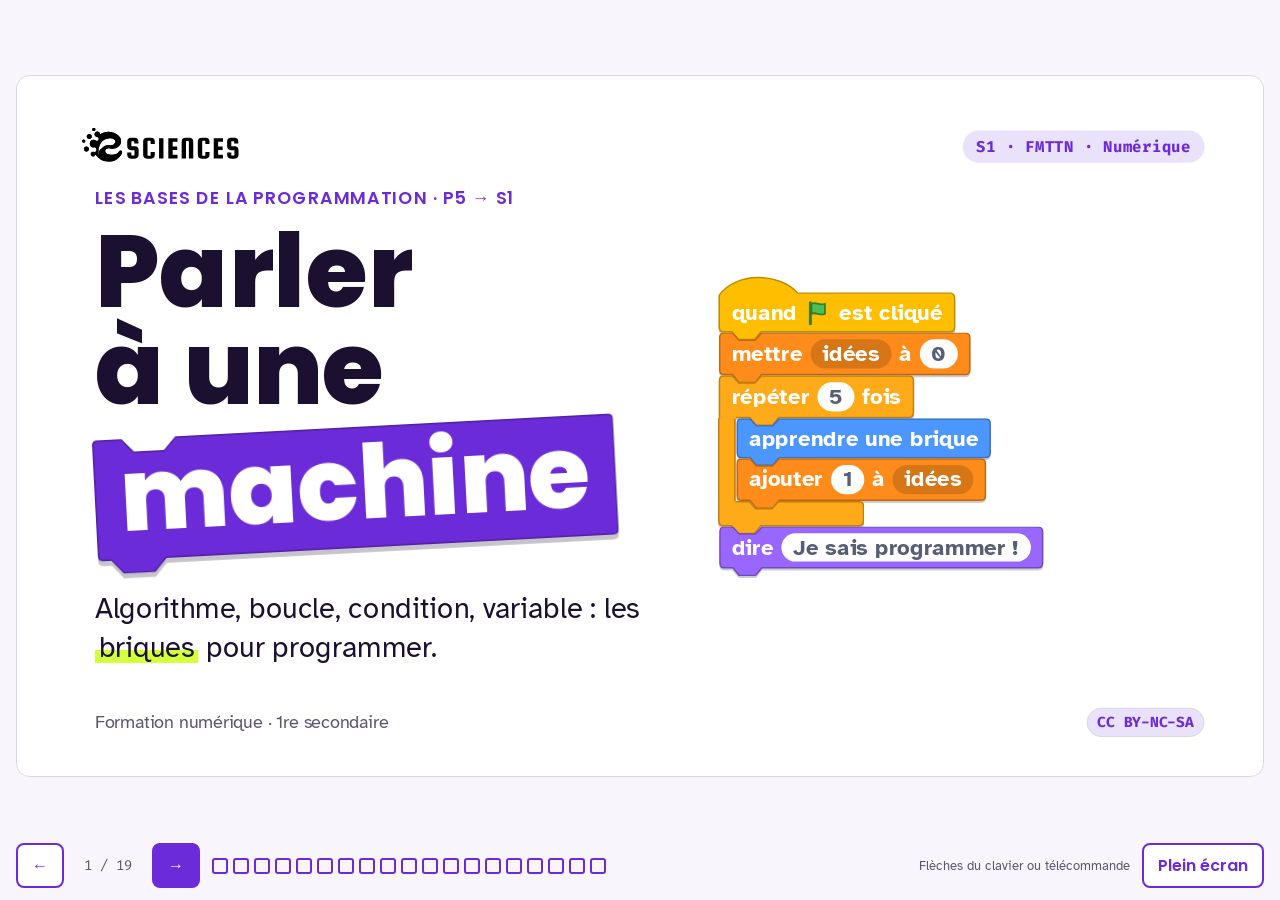
<file: programmation/parler-a-une-machine.html>
<!doctype html>
<html lang="fr">
<head>
<meta charset="utf-8">
<meta name="viewport" content="width=device-width, initial-scale=1, viewport-fit=cover">
<title>Les bases de la programmation</title>
<link rel="preconnect" href="https://fonts.googleapis.com">
<link rel="preconnect" href="https://fonts.gstatic.com" crossorigin>
<link rel="stylesheet" href="https://fonts.googleapis.com/css2?family=Atkinson+Hyperlegible:ital,wght@0,400;0,700;1,400&family=Poppins:wght@600;700;800&family=Fira+Code:wght@400;500;700&display=swap">
<style>
/* Mise en page : diaporama 16:9 (1280×720) mis à l'échelle, papier quadrillé de cahier,
   blocs néo-brutalistes (bordure 3 px, ombre dure) ; chaque notion a SA couleur, gardée tout le long. */
:root{
  color-scheme: light;
  --paper:#F6F8FB;
  --grid:#E2E8F1;
  --ink:#172033;
  --muted:#5B6579;
  --line:#172033;
  --card:#FFFFFF;
  --mint:#6EE7B7;       /* accent eSCIENCES */
  --algo:#1F9D63;       /* algorithme */
  --algo-soft:#D7F5E6;
  --seq:#2E6BE6;        /* séquence */
  --seq-soft:#DCE7FD;
  --loop:#E9821C;       /* boucle */
  --loop-soft:#FDE9D3;
  --cond:#0D9C9A;       /* condition */
  --cond-soft:#D3F3F2;
  --var:#D63C73;        /* variable */
  --var-soft:#FADDE8;
  --bug:#C2410C;
  --ok:#15803D;
  --ok-soft:#DCFCE7;
  --ko:#B91C1C;
  --ko-soft:#FEE2E2;
  --f-display:"Bricolage Grotesque", "Trebuchet MS", system-ui, sans-serif;
  --f-body:"Lexend", "Segoe UI", system-ui, sans-serif;
  --f-code:"JetBrains Mono", ui-monospace, Consolas, monospace;
  --shadow:5px 5px 0 var(--line);
  --shadow-s:3px 3px 0 var(--line);
}
html,body{height:100%}
body{
  background:var(--ink); color:var(--ink); font-family:var(--f-body);
  display:flex; flex-direction:column; overflow:hidden;
  padding-left:max(16px, env(safe-area-inset-left, 0px));
  padding-right:max(16px, env(safe-area-inset-right, 0px));
  padding-block:12px;
  box-sizing:border-box;
}
*{box-sizing:border-box}
button{font:inherit;color:inherit;cursor:pointer}
button:focus-visible{outline:4px solid var(--seq);outline-offset:3px}

#viewport{flex:1;position:relative;min-height:0}
#stage{
  position:absolute;top:0;left:0;width:1280px;height:720px;transform-origin:0 0;
  background-color:var(--paper);
  background-image:linear-gradient(var(--grid) 1px,transparent 1px),linear-gradient(90deg,var(--grid) 1px,transparent 1px);
  background-size:32px 32px;
  border-radius:14px; overflow:hidden;
}
.slide{position:absolute;inset:0;padding:44px 60px 40px;display:flex;flex-direction:column;gap:22px}
.slide[hidden],[hidden]{display:none!important}
.slide.enter{animation:enter .45s cubic-bezier(.2,.8,.2,1)}
@keyframes enter{from{opacity:0;transform:translateX(28px)}to{opacity:1;transform:none}}
@media (prefers-reduced-motion: reduce){.slide.enter{animation:none}*{transition:none!important;animation:none!important}}

/* barre de contrôle */
#bar{display:flex;align-items:center;gap:12px;padding-top:10px;color:#fff;flex-wrap:wrap}
#bar button{background:#26314A;border:2px solid #3A4766;border-radius:10px;padding:8px 14px;color:#fff;font-weight:600}
#bar button:hover{background:#33405F}
#count{font-family:var(--f-code);font-size:14px;font-variant-numeric:tabular-nums;min-width:64px;text-align:center}
#progress{flex:1;min-width:80px;height:8px;background:#26314A;border-radius:99px;overflow:hidden}
#progress span{display:block;height:100%;background:var(--mint);width:0;transition:width .3s}
#bar .hint{font-size:13px;color:#9AA6C0}
@media (max-width:640px){#bar .hint{display:none}}

/* typo */
.head{display:flex;align-items:center;gap:18px}
.tag{flex:none;white-space:nowrap;font-family:var(--f-code);font-size:17px;font-weight:700;letter-spacing:.06em;text-transform:uppercase;
  padding:6px 14px;border:3px solid var(--line);border-radius:10px;box-shadow:var(--shadow-s);background:var(--card)}
h1,h2{font-family:var(--f-display);margin:0;text-wrap:balance;letter-spacing:-.01em}
h2{font-size:50px;line-height:1.05;font-weight:800}
p{margin:0}
.lead{font-size:27px;line-height:1.4;max-width:30em}
.small{font-size:20px;color:var(--muted);line-height:1.4}
.mono{font-family:var(--f-code)}
.row{display:flex;gap:26px;min-height:0}
.col{display:flex;flex-direction:column;gap:16px;min-width:0}
.grow{flex:1}

.box{background:var(--card);border:3px solid var(--line);border-radius:16px;box-shadow:var(--shadow);padding:22px 24px}
.btn{border:3px solid var(--line);border-radius:12px;box-shadow:var(--shadow-s);background:var(--card);
  padding:10px 18px;font-size:21px;font-weight:600;transition:transform .08s, box-shadow .08s}
.btn:hover{transform:translate(-1px,-1px);box-shadow:4px 4px 0 var(--line)}
.btn:active{transform:translate(3px,3px);box-shadow:0 0 0 var(--line)}
.btn.primary{background:var(--mint)}
.btn[disabled]{opacity:.45;pointer-events:none}
.feedback{font-size:22px;font-weight:600;min-height:1.5em;line-height:1.35}
.feedback.ok{color:var(--ok)} .feedback.ko{color:var(--ko)}

/* couleurs par notion */
.c-algo{--c:var(--algo);--cs:var(--algo-soft)}
.c-seq{--c:var(--seq);--cs:var(--seq-soft)}
.c-loop{--c:var(--loop);--cs:var(--loop-soft)}
.c-cond{--c:var(--cond);--cs:var(--cond-soft)}
.c-var{--c:var(--var);--cs:var(--var-soft)}
.c-bug{--c:var(--bug);--cs:var(--ko-soft)}
.tag[class*="c-"]{background:var(--cs);color:var(--ink)}
.tag[class*="c-"]::before{content:"";display:inline-block;width:12px;height:12px;border-radius:3px;background:var(--c);margin-right:10px;vertical-align:1px;border:2px solid var(--line)}
.def{background:var(--cs);border-color:var(--line)}
.def b{color:var(--ink)}
.def .word{font-family:var(--f-display);font-weight:800;font-size:30px;color:var(--c);display:block;margin-bottom:6px;filter:brightness(.85)}

/* ------- 1. titre ------- */
#s-title{justify-content:center;gap:0;padding:60px 80px}
#s-title .logo{position:absolute;top:44px;left:60px;height:56px}
#s-title .meta{position:absolute;top:56px;right:60px;font-family:var(--f-code);font-size:17px;font-weight:700;
  padding:6px 14px;border:3px solid var(--line);border-radius:10px;background:var(--card);box-shadow:var(--shadow-s)}
.title-wrap{display:grid;grid-template-columns:1.25fr 1fr;gap:40px;align-items:center}
.kicker{font-family:var(--f-code);font-size:20px;font-weight:700;color:var(--muted);margin-bottom:14px}
.big{font-size:104px;line-height:.95;font-weight:800}
.big .hl{background:var(--mint);padding:0 12px;border:3px solid var(--line);border-radius:12px;box-shadow:var(--shadow);display:inline-block;transform:rotate(-1.5deg);margin-top:10px}
.subtitle{font-size:30px;margin-top:28px;line-height:1.35;max-width:20em}
.stack{display:flex;flex-direction:column;gap:12px;align-items:flex-start}
.blk{font-family:var(--f-code);font-weight:700;font-size:24px;padding:12px 20px;border:3px solid var(--line);border-radius:12px;
  box-shadow:var(--shadow-s);background:var(--c);color:#fff;display:inline-flex;gap:12px;align-items:center;white-space:nowrap}
.blk.in{margin-left:46px}
.blk.loopwrap{flex-direction:column;align-items:flex-start;padding:12px 14px 14px 20px;gap:10px}
.blk.loopwrap .inner{display:flex;flex-direction:column;gap:8px;margin-left:18px}
.blk.small{font-size:20px;padding:8px 14px}
.title-foot{position:absolute;bottom:40px;left:80px;right:60px;display:flex;justify-content:space-between;align-items:center;font-size:18px;color:var(--muted)}
.cc{font-family:var(--f-code);font-weight:700;font-size:15px;border:2px solid var(--line);border-radius:8px;padding:4px 10px;background:var(--card);color:var(--ink)}

/* ------- 2. programme ------- */
.road{display:grid;grid-template-columns:2.1fr 1fr 1fr;gap:24px;flex:1;min-height:0}
.road h3{font-family:var(--f-display);font-size:28px;margin:0 0 14px}
.chips{display:flex;flex-wrap:wrap;gap:12px}
.chip{font-size:22px;font-weight:600;padding:9px 16px;border:3px solid var(--line);border-radius:999px;background:var(--cs,var(--card))}
.road .new{background:var(--var-soft)}
.road .later{opacity:.75;border-style:dashed;box-shadow:none}
.road .later .chip{border-style:dashed;background:var(--card)}

/* ------- 3. ordinateur obéissant ------- */
.versus{display:grid;grid-template-columns:1fr 1fr;gap:26px;flex:1}
.versus .box{display:flex;flex-direction:column;gap:14px}
.versus h3{margin:0;font-family:var(--f-display);font-size:30px}
.say{font-size:28px;font-weight:600;background:var(--paper);border:2px dashed var(--line);border-radius:12px;padding:12px 16px}
.robot-says{font-family:var(--f-code);font-size:20px;line-height:1.5;padding:14px 16px;border-radius:12px;background:var(--ink);color:#E7ECF5}
.robot-says .k{color:var(--mint)}
.robot-says .err{color:#FCA5A5}

/* ------- 4. ordre des étapes ------- */
.order{display:grid;grid-template-columns:1fr 1fr;gap:26px;flex:1;min-height:0}
.pool,.answer{display:flex;flex-direction:column;gap:10px}
.step{font-size:23px;text-align:left;padding:12px 16px;border:3px solid var(--line);border-radius:12px;background:var(--card);box-shadow:var(--shadow-s)}
.step.used{opacity:.25;pointer-events:none}
.answer .step{display:flex;gap:14px;align-items:center;box-shadow:none;background:var(--algo-soft)}
.answer .step .n{font-family:var(--f-code);font-weight:700;width:34px;height:34px;flex:none;border-radius:8px;background:var(--algo);color:#fff;display:grid;place-items:center;font-size:18px}
.answer .step.bad{background:var(--ko-soft)}
.answer .slot{height:56px;border:3px dashed #B8C2D3;border-radius:12px}
.label{font-family:var(--f-code);font-size:16px;font-weight:700;letter-spacing:.08em;text-transform:uppercase;color:var(--muted)}

/* ------- 5. algo vs programme ------- */
.compare{display:grid;grid-template-columns:1fr 90px 1fr;align-items:stretch;gap:0;flex:1}
.compare .box{display:flex;flex-direction:column;gap:12px}
.compare .arrow{display:grid;place-items:center}
.compare h3{margin:0;font-family:var(--f-display);font-size:34px}
.compare ul{margin:0;padding-left:24px;font-size:23px;line-height:1.5}
pre.code{margin:0;font-family:var(--f-code);font-size:21px;line-height:1.55;background:var(--ink);color:#E7ECF5;border-radius:12px;padding:16px 18px;overflow-x:auto;border:3px solid var(--line)}
.code .kw{color:#FDBA74}.code .fn{color:#93C5FD}.code .nb{color:#F9A8D4}.code .st{color:var(--mint)}.code .cm{color:#8A97B2}
.code .ln{display:block;padding:0 6px;border-radius:6px;transition:background .2s}
.code .ln.on{background:#3B4B70;box-shadow:inset 4px 0 0 var(--mint)}

/* ------- 6. langages ------- */
.langs{display:grid;grid-template-columns:repeat(3,1fr);gap:24px}
.langs .box{display:flex;flex-direction:column;gap:14px}
.langs h3{margin:0;font-family:var(--f-display);font-size:28px}
.fr{font-size:25px;line-height:1.45;font-weight:500}
.tools{display:flex;gap:12px;flex-wrap:wrap}
.tool{font-size:19px;font-weight:600;padding:6px 12px;border:2px solid var(--line);border-radius:8px;background:var(--card)}

/* ------- 7. logigramme ------- */
.shapes{display:grid;grid-template-columns:repeat(4,1fr);gap:20px}
.shape{display:flex;flex-direction:column;align-items:center;gap:10px;text-align:center}
.shape svg{height:96px;width:100%}
.shape h3{margin:0;font-family:var(--f-display);font-size:27px}
.shape p{font-size:20px;line-height:1.35}
.which{display:flex;gap:22px;align-items:center;flex-wrap:wrap}
.which .q{font-size:25px;font-weight:600}

/* ------- 8. robot ------- */
.robot-zone{display:grid;grid-template-columns:auto 1fr;gap:30px;flex:1;min-height:0}
.grid{position:relative;display:grid;gap:0;border:3px solid var(--line);border-radius:12px;overflow:hidden;background:var(--card);box-shadow:var(--shadow);align-self:start}
.cell{width:68px;height:68px;border-right:1px solid var(--grid);border-bottom:1px solid var(--grid)}
.cell.wall{background:repeating-linear-gradient(45deg,#3A4766 0 8px,#26314A 8px 16px)}
.cell.start{background:var(--seq-soft)}
.sprite{position:absolute;width:68px;height:68px;display:grid;place-items:center;transition:left .35s ease, top .35s ease}
.sprite.bump{animation:bump .35s}
@keyframes bump{30%{transform:translateX(-6px)}60%{transform:translateX(6px)}}
.goal{position:absolute;width:68px;height:68px;display:grid;place-items:center}
.cmds{display:flex;gap:10px;flex-wrap:wrap}
.cmd{background:var(--seq);color:#fff;font-family:var(--f-code);font-weight:700;font-size:20px;padding:10px 14px}
.prog{display:flex;flex-wrap:wrap;gap:8px;min-height:120px;align-content:flex-start;padding:14px;border:3px dashed #B8C2D3;border-radius:12px;background:var(--card)}
.prog .pc{font-family:var(--f-code);font-weight:700;font-size:18px;padding:6px 10px;background:var(--seq-soft);border:2px solid var(--line);border-radius:8px;cursor:pointer}
.prog .pc.on{background:var(--mint)}
.prog .pc.err{background:var(--ko-soft);border-color:var(--ko)}
.prog .empty{color:var(--muted);font-size:20px}

/* ------- 9. boucle ------- */
.loop-zone{display:grid;grid-template-columns:1fr 1fr;gap:28px;align-items:start}
.listing{display:flex;flex-direction:column;gap:6px;transition:opacity .3s}
.listing .blk{font-size:19px;padding:5px 14px}
.counter{font-family:var(--f-code);font-weight:700;font-size:20px}
.kinds{display:grid;grid-template-columns:repeat(3,1fr);gap:18px}
.kinds .box{padding:16px 18px;display:flex;flex-direction:column;gap:8px;box-shadow:var(--shadow-s)}
.kinds b{font-family:var(--f-code);font-size:20px}
.kinds span{font-size:19px;line-height:1.35;color:var(--muted)}
.pair-a{outline:4px solid #FDE68A;outline-offset:2px}
.pair-b{outline:4px solid #A5F3FC;outline-offset:2px}

/* ------- 10. condition ------- */
.cond-zone{display:grid;grid-template-columns:1.05fr 1fr;gap:30px;flex:1;min-height:0}
.toggle{display:flex;gap:12px}
.toggle .btn.on{background:var(--cond);color:#fff}
svg text{font-family:var(--f-body)}
.fl-node{fill:var(--card);stroke:var(--line);stroke-width:3}
.fl-node.fl-var{fill:var(--var-soft)}.fl-node.fl-cond{fill:var(--cond-soft)}
.fl-node.on{fill:var(--mint)}
.fl-edge{stroke:var(--line);stroke-width:3;fill:none}
.fl-edge.on{stroke:var(--cond);stroke-width:6}
.fl-txt{font-size:20px;font-weight:600;fill:var(--ink)}
.fl-lbl{font-size:18px;font-weight:700;fill:var(--muted);font-family:var(--f-code)}
.fl-head{fill:var(--line)}

/* ------- 11. variable ------- */
.var-zone{display:grid;grid-template-columns:1fr 1.1fr;gap:34px;flex:1;min-height:0;align-items:center}
.vbox{position:relative;width:320px;height:230px;margin:30px auto 0}
.vbox .lid{position:absolute;left:-10px;right:-10px;top:-22px;height:30px;background:var(--var);border:3px solid var(--line);border-radius:8px;transform-origin:left bottom;transition:transform .3s}
.vbox.open .lid{transform:rotate(-14deg)}
.vbox .body{position:absolute;inset:0;background:var(--var-soft);border:3px solid var(--line);border-radius:0 0 18px 18px;box-shadow:var(--shadow);display:grid;place-items:center}
.vbox .val{font-family:var(--f-code);font-weight:700;font-size:96px;font-variant-numeric:tabular-nums;color:var(--ink)}
.vbox .name{position:absolute;left:50%;bottom:-24px;transform:translateX(-50%) rotate(-2deg);background:var(--card);border:3px solid var(--line);border-radius:8px;padding:4px 16px;font-family:var(--f-code);font-weight:700;font-size:24px;box-shadow:var(--shadow-s)}
.vbtns{display:flex;gap:12px;justify-content:center;flex-wrap:wrap;margin-top:44px}
.rules{display:flex;flex-direction:column;gap:14px}
.rule{display:flex;gap:16px;align-items:flex-start;font-size:23px;line-height:1.4}
.rule .k{flex:none;font-family:var(--f-code);font-weight:700;font-size:18px;background:var(--var);color:#fff;border:2px solid var(--line);border-radius:8px;padding:4px 10px;min-width:92px;text-align:center}
.notation{font-family:var(--f-code);font-size:24px;font-weight:700;background:var(--card);border:3px solid var(--line);border-radius:12px;padding:12px 16px}

/* ------- 12. tout ensemble ------- */
.all-zone{display:grid;grid-template-columns:600px 1fr;gap:26px;flex:1;min-height:0}
.all-right{display:flex;flex-direction:column;gap:14px;min-width:0}
.cake{display:flex;align-items:flex-end;gap:16px}
.mini-var{display:flex;flex-direction:column;align-items:center;gap:4px}
.mini-var .v{font-family:var(--f-code);font-weight:700;font-size:44px;width:96px;height:76px;display:grid;place-items:center;background:var(--var-soft);border:3px solid var(--line);border-radius:10px;box-shadow:var(--shadow-s);font-variant-numeric:tabular-nums}
.mini-var .n{font-family:var(--f-code);font-weight:700;font-size:17px}
.candles{display:flex;gap:10px;align-items:flex-end;padding:0 14px 0;height:86px;border-bottom:16px solid #C08457;border-radius:0 0 8px 8px;min-width:140px}
.candle{width:16px;height:48px;background:repeating-linear-gradient(180deg,var(--seq) 0 8px,#fff 8px 16px);border:2px solid var(--line);border-radius:3px;position:relative}
.candle::after{content:"";position:absolute;left:50%;top:-24px;width:12px;height:18px;transform:translateX(-50%);background:#FBBF24;border-radius:50% 50% 50% 50%/60% 60% 40% 40%;border:2px solid #B45309;transition:opacity .25s}
.candle.out::after{opacity:0}
.narr{font-size:22px;line-height:1.4;font-weight:500;background:var(--card);border:3px solid var(--line);border-radius:12px;padding:12px 16px;min-height:96px}
.ctrls{display:flex;gap:10px;flex-wrap:wrap;align-items:center}
.ctrls .btn{font-size:19px;padding:8px 14px}

/* ------- 13. bug ------- */
.bug-zone{display:grid;grid-template-columns:1fr 1fr;gap:30px;flex:1;min-height:0}
.lines{display:flex;flex-direction:column;gap:8px}
.lines button{text-align:left;font-family:var(--f-code);font-size:23px;font-weight:700;padding:10px 16px;background:var(--card);border:3px solid var(--line);border-radius:10px;box-shadow:var(--shadow-s)}
.lines button.indent{margin-left:46px}
.lines button.wrong{background:var(--ko-soft);animation:bump .35s}
.lines button.right{background:var(--ok-soft)}
.cycle{display:flex;gap:10px;align-items:center;flex-wrap:wrap;font-size:21px;font-weight:600}
.cycle span.s{padding:6px 12px;border:2px solid var(--line);border-radius:999px;background:var(--card)}

/* ------- 14. quiz ------- */
.quiz{display:flex;flex-direction:column;gap:18px;flex:1}
.quiz .q{font-size:32px;font-weight:600;font-family:var(--f-display)}
.opts{display:flex;flex-direction:column;gap:12px}
.opt{text-align:left;font-size:24px;padding:12px 18px;border:3px solid var(--line);border-radius:12px;background:var(--card);box-shadow:var(--shadow-s);display:flex;gap:14px;align-items:center}
.opt .l{font-family:var(--f-code);font-weight:700;width:36px;height:36px;flex:none;display:grid;place-items:center;border:2px solid var(--line);border-radius:8px;background:var(--paper)}
.opt.good{background:var(--ok-soft)} .opt.bad{background:var(--ko-soft)}
.opt[disabled]{cursor:default}
.qdots{display:flex;gap:8px}
.qdots i{width:16px;height:16px;border-radius:50%;border:2px solid var(--line);background:var(--card)}
.qdots i.ok{background:var(--ok)} .qdots i.ko{background:var(--ko)} .qdots i.cur{background:var(--mint)}
.expl{font-size:21px;line-height:1.4;color:var(--ink);background:var(--card);border:2px dashed var(--line);border-radius:12px;padding:10px 14px}

/* ------- 15. à retenir ------- */
.memo{display:grid;grid-template-columns:repeat(5,1fr);gap:14px}
.memo .box{padding:18px 18px;min-height:150px;box-shadow:var(--shadow-s);display:flex;flex-direction:column;gap:6px;background:var(--cs)}
.memo b{font-family:var(--f-display);font-size:27px}
.memo span{font-size:19px;line-height:1.4}
.credits{display:flex;gap:24px;align-items:center;margin-top:auto;border-top:3px solid var(--line);padding-top:18px}
.credits img{height:46px}
.credits p{font-size:16px;line-height:1.5;color:var(--muted)}
.credits p b{color:var(--ink)}

/* badge référentiel */
.niv{margin-left:auto;flex:none;font-family:var(--f-code);font-size:15px;font-weight:700;padding:4px 10px;border:2px solid var(--line);border-radius:8px;background:var(--card);color:var(--muted)}
.niv b{color:var(--ink)}
/* progression */
.road4{display:grid;grid-template-columns:1fr 1fr 1fr .62fr;gap:20px;flex:1;min-height:0}
.road4 .box{display:flex;flex-direction:column;gap:12px;padding:18px 18px}
.road4 h3{font-family:var(--f-display);font-size:30px;margin:0;display:flex;align-items:baseline;gap:10px}
.road4 h3 small{font-family:var(--f-body);font-size:17px;font-weight:500;color:var(--muted)}
.road4 .chip{font-size:19px;padding:6px 12px}
.road4 .chips{gap:8px}
.road4 .new{background:var(--var-soft)}
.road4 .later{opacity:.75;border-style:dashed;box-shadow:none}
.road4 .later .chip{border-style:dashed;background:var(--card)}
/* devine l'activité */
.guess{display:grid;grid-template-columns:repeat(3,1fr);gap:24px;flex:1}
.guess .box{display:flex;flex-direction:column;gap:12px}
.guess ol{margin:0;padding-left:28px;font-size:22px;line-height:1.55}
.guess .ans{font-family:var(--f-display);font-weight:800;font-size:28px;background:var(--algo-soft);border:3px solid var(--line);border-radius:12px;padding:8px 14px;text-align:center}
.guess .btn{margin-top:auto}
/* robot : logigramme horizontal */
.prog .ov{font-family:var(--f-code);font-weight:700;font-size:17px;padding:5px 14px;background:var(--algo-soft);border:2px solid var(--line);border-radius:999px}
.prog .ar{font-weight:700;color:var(--muted);align-self:center}
/* lire un logigramme */
.read-zone{display:grid;grid-template-columns:300px auto 1fr;gap:24px;flex:1;min-height:0;align-items:start}
.grid.small .cell{width:72px;height:72px}
.grid .mark{position:absolute;width:72px;height:72px;display:grid;place-items:center;font-family:var(--f-display);font-weight:800;font-size:30px;color:var(--ink)}
.grid .mark span{width:44px;height:44px;border-radius:50%;border:3px dashed var(--line);display:grid;place-items:center;background:#FFF7D6}
.grid .trail{position:absolute;width:72px;height:72px;background:var(--seq-soft)}
.answers{display:flex;gap:12px}
.answers .btn.good{background:var(--ok-soft)}.answers .btn.bad{background:var(--ko-soft)}
.blocks-out{display:flex;flex-direction:column;gap:6px;align-items:flex-start;max-width:380px}
.blocks-out .label{flex-basis:100%}
.blocks-out .blk{font-size:18px;padding:5px 14px}
/* feu */
.feu{width:86px;padding:10px;background:#2B3446;border:3px solid var(--line);border-radius:16px;display:flex;flex-direction:column;gap:10px;align-items:center;box-shadow:var(--shadow-s)}
.feu i{width:52px;height:52px;border-radius:50%;background:#4B5568;border:3px solid #111827;display:grid;place-items:center}
.feu i svg{opacity:.35}
.feu.rouge i.r{background:#EF4444}.feu.rouge i.r svg{opacity:1}
.feu.vert i.v{background:#22C55E}.feu.vert i.v svg{opacity:1}
.fl-edge.loopy{stroke:var(--loop)}
.fl-edge.loopy.on{stroke:var(--loop);stroke-width:6}
/* optimiser */
.opt-zone{display:grid;grid-template-columns:1fr 300px 1fr;gap:24px;flex:1;min-height:0;align-items:start}
.longprog{display:grid;grid-template-columns:1fr 1fr;gap:5px 10px;font-family:var(--f-code);font-size:15px;font-weight:700}
.longprog span{padding:3px 8px;border:2px solid var(--line);border-radius:6px;background:var(--seq-soft);white-space:nowrap}
.sides{display:flex;gap:8px;flex-wrap:wrap}
.sides .btn{font-size:19px;padding:6px 14px}
.sides .btn.on{background:var(--var);color:#fff}
.tally{display:flex;gap:14px}
.tally div{flex:1;border:3px solid var(--line);border-radius:12px;padding:8px 12px;background:var(--card);text-align:center}
.tally b{display:block;font-family:var(--f-display);font-size:40px;line-height:1.1;font-variant-numeric:tabular-nums}
.tally span{font-size:16px;color:var(--muted)}

/* =====================================================================
   CHARTE OCTET (refonte) : fond lilas, encre, violet d'identité, néon,
   Poppins / Atkinson Hyperlegible / Fira Code. Les blocs d'instruction
   gardent les couleurs des catégories Scratch pour faire le lien avec Scratch.
   ===================================================================== */
:root{
  --paper:#F8F6FC; --grid:transparent; --ink:#1B1030; --muted:#5E5670; --line:#1B1030; --card:#FFFFFF;
  --filet:#DCD4EA; --violet:#6C2BD9; --violet-clair:#EAE1FA; --neon:#D4FF3D; --mint:#6C2BD9;
  --algo:#6C2BD9; --algo-soft:#EAE1FA;
  --seq:#4C97FF; --seq-soft:#E2EEFF;
  --loop:#FFAB19; --loop-soft:#FFF0D4;
  --cond:#2A9CC6; --cond-soft:#DCF1F8;
  --var:#FF8C1A; --var-soft:#FFE7D2;
  --bug:#D9248F;
  --ok:#15803D; --ok-soft:#E0F7E8; --ko:#B3261E; --ko-soft:#FCE4E2;
  --f-display:"Poppins","Arial",sans-serif; --f-body:"Atkinson Hyperlegible","Verdana",sans-serif; --f-code:"Fira Code","Consolas",monospace;
  --shadow:0 2px 0 rgba(27,16,48,.06); --shadow-s:none;
  /* couleurs des catégories Scratch */
  --s-motion:#4C97FF; --s-looks:#9966FF; --s-events:#FFBF00; --s-control:#FFAB19; --s-sensing:#5CB1D6; --s-op:#59C059; --s-var:#FF8C1A;
}
body{background:var(--paper);color:var(--ink)}
#stage{background:#fff;background-image:none;border:1.5px solid var(--filet);border-radius:14px}
.c-algo{--c:var(--algo);--cs:var(--algo-soft)} .c-seq{--c:var(--seq);--cs:var(--seq-soft)} .c-loop{--c:var(--loop);--cs:var(--loop-soft)}
.c-cond{--c:var(--cond);--cs:var(--cond-soft)} .c-var{--c:var(--var);--cs:var(--var-soft)} .c-bug{--c:var(--bug);--cs:#FBE3F1}

/* barre du bas */
#bar{color:var(--ink)}
#bar button{background:#fff;border:2px solid var(--violet);color:var(--violet);border-radius:8px;font-family:var(--f-display);font-weight:600}
#bar button:hover{background:var(--violet-clair)}
#bar #next{background:var(--violet);color:#fff}
#bar .hint{color:var(--muted)}
#count{color:var(--muted)}
.bits-prog{flex:1;min-width:80px;display:flex;gap:5px;flex-wrap:wrap;align-items:center}
#bar .bits-prog button{width:16px;height:16px;padding:0;border-radius:3px;border:2px solid var(--violet);background:transparent}
#bar .bits-prog button.on{background:var(--violet)}
#bar .bits-prog button.ici{background:var(--neon);border-color:var(--ink)}

/* typo */
h1,h2,h3{font-family:var(--f-display);letter-spacing:0}
h2{font-weight:800}
.lead{font-family:var(--f-body)}
.neon{background:linear-gradient(transparent 58%,var(--neon) 58%,var(--neon) 92%,transparent 92%);padding:0 4px}
.tag{border:0;background:none!important;box-shadow:none;padding:0;color:var(--violet);font-family:var(--f-display);font-weight:600;font-size:17px;letter-spacing:.08em}
.tag[class*="c-"]::before{border:0;border-radius:3px;width:14px;height:14px}
.label{font-family:var(--f-display);font-weight:600;color:var(--violet)}
.niv{background:var(--violet-clair);color:var(--violet);border:0;border-radius:999px;font-family:var(--f-code)}
.niv b{color:var(--violet)}
.small{color:var(--muted)}

/* encadrés */
.box{border:1.5px solid var(--filet);box-shadow:none;border-radius:12px}
.def{background:var(--cs);border:0}
.def .word{color:var(--ink);filter:none;font-family:var(--f-display)}
.say{border:2px dashed var(--filet);background:#FBFAFE}
.robot-says{background:#F4F0FB;color:var(--ink);border:1.5px solid var(--filet)}
.robot-says .k{color:var(--violet);font-weight:700}
.robot-says .err{color:var(--ko)}
.chip{border:1.5px solid var(--filet)}
.road4 .new{background:var(--violet-clair)}
.cc{border:1.5px solid var(--filet);border-radius:999px;color:var(--violet);background:var(--violet-clair)}
.guess .ans{background:var(--violet-clair);border:0}
.memo .box{border:0}
.credits{border-top:1.5px solid var(--filet)}
.tally div,.lines button,.opt,.step,.cycle span.s,.mark span{border-width:1.5px}
.lines button,.opt,.step{border-color:var(--filet);box-shadow:none}
.answer .step .n{background:var(--violet)}
.answer .slot{border:2px dashed var(--filet)}
.qdots i.cur{background:var(--neon)}
.expl{border:1.5px dashed var(--filet)}

/* boutons OCTET */
.btn{border:2px solid var(--violet);color:var(--violet);background:#fff;box-shadow:none;border-radius:8px;font-family:var(--f-display);font-weight:600}
.btn:hover{transform:none;box-shadow:none;background:var(--violet-clair)}
.btn:active{transform:translateY(1px);box-shadow:none}
.btn.primary{background:var(--violet);color:#fff}
.btn.primary:hover{background:#5A20BE}
.answers .btn.good{background:var(--ok-soft);border-color:var(--ok);color:var(--ok)}
.answers .btn.bad{background:var(--ko-soft);border-color:var(--ko);color:var(--ko)}
.toggle .btn.on{background:var(--violet);color:#fff}
.sides .btn.on{background:var(--violet);color:#fff}

/* code en texte : clair, surligneur néon pour la ligne en cours */
pre.code{background:#FBFAFE;color:var(--ink);border:1.5px solid var(--filet);border-left:6px solid var(--violet)}
.code .kw{color:#6C2BD9;font-weight:700}.code .fn{color:#1F6FD1}.code .nb{color:#C2187F}.code .st{color:#15803D}.code .cm{color:var(--muted)}
.code .ln.on{background:var(--neon);box-shadow:none}

/* logigrammes et robot */
.fl-node.on{fill:var(--neon)!important}
.fl-edge.on{stroke:var(--violet)}
.fl-edge.loopy.on{stroke:var(--loop)}
.cell.start{background:var(--violet-clair)}
.grid .cell{border-right:1px solid #D3C8E8;border-bottom:1px solid #D3C8E8}
.prog{border:2px dashed var(--filet)}
.prog .pc{background:#fff;border:2px solid var(--ink);border-radius:3px}
.prog .pc.on{background:var(--neon)}
.prog .ov{background:var(--violet-clair)}
.vbox .lid{background:var(--s-var)}
.vbox .name,.notation,.mini-var .v{border-width:2px}
.rule .k{border:0}

/* =====================================================================
   BLOCS FAÇON SCRATCH : encoche en haut, tenon en bas, ils s'emboîtent.
   --b : couleur du bloc ; --n : profondeur de l'encoche ; --tx : position
   de l'encoche ; --bx : position du tenon ; --rt / --rb : coins arrondis.
   ===================================================================== */
.script{--n:8px;display:inline-flex;flex-direction:column;align-items:flex-start;filter:drop-shadow(0 2px 0 rgba(27,16,48,.22))}
.script > * + *,.inner > * + *{margin-top:calc(-1 * var(--n))}
.sb{--nt:var(--n,8px);--nb:var(--n,8px);--tx:14px;--bx:var(--tx);--nw:30px;--rt:5px;--rb:5px;
  position:relative;display:inline-flex;align-items:center;gap:8px;flex-wrap:nowrap;white-space:nowrap;
  min-height:calc(40px + var(--nb));padding:7px 14px calc(7px + var(--nb));
  background:var(--b,var(--s-motion));color:#fff;font:700 var(--fs,20px)/1.2 var(--f-body);text-align:left;border:0;
  clip-path:polygon(0 var(--rt),var(--rt) 0,var(--tx) 0,calc(var(--tx) + var(--nw)*.22) var(--nt),calc(var(--tx) + var(--nw)*.78) var(--nt),calc(var(--tx) + var(--nw)) 0,
    calc(100% - 5px) 0,100% 5px,100% calc(100% - var(--nb) - 5px),calc(100% - 5px) calc(100% - var(--nb)),
    calc(var(--bx) + var(--nw)) calc(100% - var(--nb)),calc(var(--bx) + var(--nw)*.78) 100%,calc(var(--bx) + var(--nw)*.22) 100%,var(--bx) calc(100% - var(--nb)),
    var(--rb) calc(100% - var(--nb)),0 calc(100% - var(--nb) - var(--rb)))}
.sb.hat{--nt:0px;--rt:0px;padding-top:24px;min-height:calc(58px + var(--nb));
  clip-path:polygon(0 22px,7px 11px,20px 4px,40px 0,60px 4px,73px 11px,80px 18px,calc(100% - 5px) 18px,100% 23px,100% calc(100% - var(--nb) - 5px),calc(100% - 5px) calc(100% - var(--nb)),
    calc(var(--bx) + var(--nw)) calc(100% - var(--nb)),calc(var(--bx) + var(--nw)*.78) 100%,calc(var(--bx) + var(--nw)*.22) 100%,var(--bx) calc(100% - var(--nb)),
    5px calc(100% - var(--nb)),0 calc(100% - var(--nb) - 5px))}
.sb .flag{width:1.2em;height:1.2em;flex:none}
/* blocs C (répéter, si… alors… sinon) */
.sbc{--bar:18px;display:flex;flex-direction:column;align-items:flex-start}
.sbc > .sb{--b:inherit}
.sbc > .arm-top{--bx:calc(var(--bar) + 14px);--rb:0px}
.sbc > .arm-mid{--tx:calc(var(--bar) + 14px);--bx:calc(var(--bar) + 14px);--rt:0px;--rb:0px;margin-top:calc(-1 * var(--n))}
.sbc > .arm-end{--tx:calc(var(--bar) + 14px);--bx:14px;--rt:0px;min-height:calc(26px + var(--nb));min-width:150px;padding-block:4px calc(4px + var(--nb));margin-top:calc(-1 * var(--n))}
.sbc > .mouth{display:flex;align-items:stretch;margin-top:calc(-1 * var(--n))}
.sbc > .mouth > .bar{width:var(--bar);flex:none;background:var(--b);box-shadow:inset 1.5px 0 0 var(--bd,rgba(0,0,0,.25)),inset -1.5px 0 0 var(--bd,rgba(0,0,0,.25))}
.sbc > .mouth > .inner{display:flex;flex-direction:column;align-items:flex-start;min-height:calc(26px + var(--n));padding-top:0}
.sbc .arm-end.infini{--nb:0px;--bx:-100px}
/* valeurs dans les blocs */
.sb-num,.sb-txt{background:#fff;color:#575E75;border-radius:999px;padding:1px 12px;min-width:34px;text-align:center;font-weight:700}
.sb-var{background:rgba(0,0,0,.16);border-radius:999px;padding:1px 12px}
.sb-rep{background:var(--s-var);color:#fff;border:2px solid rgba(0,0,0,.14);border-radius:999px;padding:0 10px}
.sb-op{background:var(--s-op);color:#fff;border:2px solid rgba(0,0,0,.12);border-radius:999px;padding:0 8px;display:inline-flex;gap:6px;align-items:center}
.sb-bool{background:var(--s-sensing);color:#fff;padding:2px 20px;clip-path:polygon(12px 0,calc(100% - 12px) 0,100% 50%,calc(100% - 12px) 100%,12px 100%,0 50%)}
.sb-bool.vide{background:rgba(0,0,0,.18);min-width:70px;min-height:1.4em}
/* bloc qui s'exécute : surligneur néon OCTET */
.sb.ln.on{color:var(--ink)}
.sb.ln.on .sb-bool{color:#fff}
/* blocs-boutons (cliquables) */
button.sb{cursor:pointer;transition:transform .08s}
button.sb:hover{transform:translateY(-2px)}
button.sb:active{transform:translateY(1px)}
button.sb:focus-visible{outline:none;filter:drop-shadow(0 0 0 #000) drop-shadow(0 0 4px var(--violet))}
/* titre : « machine » dans un bloc de travers */
.sb.sb-title{--n:14px;--nw:56px;--tx:30px;--b:var(--violet);font:800 1em/1 var(--f-display);padding:6px 26px calc(14px + var(--n));min-height:0;transform:rotate(-3deg);vertical-align:-.08em;margin-top:10px;filter:drop-shadow(0 5px 0 rgba(27,16,48,.25))}
/* escalier de la diapo boucle */
.listing.split .grp{margin-top:12px!important}
.grp{position:relative}
.grp .gl{position:absolute;left:-74px;top:22px;font:700 14px var(--f-code);color:var(--ink);background:var(--neon);border-radius:4px;padding:1px 6px;opacity:0;transition:opacity .2s}
.listing.split .gl{opacity:1}
.listing{gap:0;padding-left:76px}
.kinds .box{display:flex;flex-direction:row;align-items:center;gap:16px;padding:12px 16px}
.kinds span{font-size:18px}
#s-title .meta{border:0;background:var(--violet-clair);color:var(--violet);box-shadow:none;border-radius:999px;font-size:16px}
.memo .box{background:var(--cs,#F4F0FB)}
.cc{white-space:nowrap}
#s-title .kicker{font-family:var(--f-display);font-weight:600;color:var(--violet);letter-spacing:.06em;text-transform:uppercase;font-size:18px}
</style>
<style>body{margin:0}img{max-width:100%}</style>
</head>
<body>


<div id="viewport">
<div id="stage" role="region" aria-roledescription="diaporama" aria-label="Les bases de la programmation">

<!-- 1 · TITRE -->
<section class="slide" id="s-title" data-name="Titre">
  <img class="logo" src="[data-uri]" alt="eSCIENCES">
  <div class="meta">S1 · FMTTN · Numérique</div>
  <div class="title-wrap">
    <div>
      <div class="kicker">Les bases de la programmation · P5 → S1</div>
      <h1 class="big">Parler<br>à une <span class="sb sb-title">machine</span></h1>
      <p class="subtitle">Algorithme, boucle, condition, variable : les <span class="neon">briques</span> pour programmer.</p>
    </div>
    <div aria-hidden="true">
      <div class="script" style="--fs:23px">
        <div class="sb hat" style="--b:var(--s-events)">quand <svg class="flag" viewBox="0 0 24 24" aria-hidden="true"><path d="M5 3v19" stroke="#3B7D23" stroke-width="2.6" stroke-linecap="round"/><path d="M6 4c4-2 7 2 12 0v9c-5 2-8-2-12 0z" fill="#4CBF56" stroke="#3B7D23" stroke-width="1.6" stroke-linejoin="round"/></svg> est cliqué</div>
        <div class="sb" style="--b:var(--s-var)">mettre <span class="sb-var">idées</span> à <span class="sb-num">0</span></div>
        <div class="sbc" style="--b:var(--s-control)">
          <div class="sb arm-top">répéter <span class="sb-num">5</span> fois</div>
          <div class="mouth"><div class="bar"></div><div class="inner">
            <div class="sb" style="--b:var(--s-motion)">apprendre une brique</div>
            <div class="sb" style="--b:var(--s-var)">ajouter <span class="sb-num">1</span> à <span class="sb-var">idées</span></div>
          </div></div>
          <div class="sb arm-end"></div>
        </div>
        <div class="sb" style="--b:var(--s-looks)">dire <span class="sb-txt">Je sais programmer !</span></div>
      </div>
    </div>
  </div>
  <div class="title-foot"><span>Formation numérique · 1re secondaire</span><span class="cc">CC BY-NC-SA</span></div>
</section>

<!-- 2 · AU PROGRAMME -->
<section class="slide" data-name="Au programme" hidden>
  <div class="head"><span class="tag">Au programme</span></div>
  <h2>Ce que tu as vu en primaire… et ce qu'on ajoute</h2>
  <div class="road4">
    <div class="box">
      <h3>P5 <small>premiers pas</small></h3>
      <div class="chips">
        <span class="chip c-algo">Algorithme</span>
        <span class="chip">Logigramme</span>
        <span class="chip">Début, processus, décision</span>
        <span class="chip c-seq">Programme séquentiel</span>
        <span class="chip c-seq">Déplacements</span>
        <span class="chip c-seq">Blocs de code</span>
        <span class="chip c-bug">Tester et déboguer</span>
      </div>
    </div>
    <div class="box">
      <h3>P6 <small>on répète, on choisit</small></h3>
      <div class="chips">
        <span class="chip c-algo">Algorithme ≠ programme</span>
        <span class="chip">Langage de programmation</span>
        <span class="chip c-loop">Boucle</span>
        <span class="chip c-loop">Repérer une répétition</span>
        <span class="chip c-cond">Condition</span>
      </div>
    </div>
    <div class="box new">
      <h3>S1 <small>nouveau cette année</small></h3>
      <div class="chips">
        <span class="chip c-var" style="background:var(--card)">Variable</span>
        <span class="chip" style="background:var(--card)">Boucle + condition + variable</span>
        <span class="chip" style="background:var(--card)">Optimiser</span>
      </div>
      <p class="small" style="color:var(--ink);margin-top:auto">Une boîte qui retient une valeur, et des programmes plus courts et plus malins.</p>
    </div>
    <div class="box later">
      <h3>S2</h3>
      <div class="chips"><span class="chip">ET</span><span class="chip">OU</span><span class="chip">NON</span></div>
      <p class="small" style="margin-top:auto">Les opérateurs logiques.</p>
    </div>
  </div>
</section>

<!-- 3 · MACHINE OBÉISSANTE -->
<section class="slide" data-name="Machine obéissante" data-niv="P5" hidden>
  <div class="head"><span class="tag c-algo">Programmer</span></div>
  <h2>Une machine obéit à la lettre. Elle ne devine rien.</h2>
  <div class="versus">
    <div class="box">
      <h3>Ordre flou</h3>
      <div class="say">« Mets du choco sur le pain. »</div>
      <button class="btn" data-reveal="r1">Que fait le robot ?</button>
      <div class="robot-says" id="r1" hidden><span class="k">robot&gt;</span> je pose le pot fermé sur le pain.<br><span class="err">✗ Pas de tartine. L'ordre était trop vague.</span></div>
    </div>
    <div class="box">
      <h3>Ordres précis</h3>
      <div class="say" style="font-size:23px;line-height:1.5">1. Ouvre le pot.<br>2. Prends un couteau.<br>3. Plonge le couteau dans le pot.<br>4. Étale le choco sur la tranche.</div>
      <button class="btn" data-reveal="r2">Et maintenant ?</button>
      <div class="robot-says" id="r2" hidden><span class="k">robot&gt;</span> tartine prête !<br><span class="k">✓</span> Chaque étape est claire et dans le bon ordre.</div>
    </div>
  </div>
  <p class="lead" style="max-width:none;font-size:25px"><b>Programmer</b>, c'est donner à une machine des instructions <b>précises</b>, dans le <b>bon ordre</b>.</p>
</section>

<!-- 4 · ALGORITHME -->
<section class="slide c-algo" data-name="Algorithme" data-niv="P5" hidden>
  <div class="head"><span class="tag c-algo">Algorithme</span></div>
  <div class="row grow">
    <div class="col" style="width:420px;flex:none">
      <div class="box def"><span class="word">Algorithme</span><p style="font-size:24px;line-height:1.4">Une suite d'<b>étapes</b>, dans un <b>ordre précis</b>, pour résoudre un problème.</p></div>
      <p class="small">Une recette, un mode d'emploi, le chemin vers l'école : ce sont des algorithmes de la vie de tous les jours.</p>
      <p style="font-size:22px;font-weight:600">À toi : remets les étapes dans l'ordre pour se brosser les dents.</p>
      <div class="feedback" id="ord-fb" aria-live="polite"></div>
    </div>
    <div class="order grow">
      <div class="pool"><span class="label">Étapes mélangées</span><div id="ord-pool" class="pool"></div></div>
      <div class="answer"><span class="label">Ton algorithme</span><div id="ord-ans" class="answer"></div>
        <div style="display:flex;gap:12px;margin-top:6px"><button class="btn primary" id="ord-check">Vérifier</button><button class="btn" id="ord-reset">Recommencer</button></div>
      </div>
    </div>
  </div>
</section>

<!-- 4b · ALGORITHME <-> ACTIVITÉ -->
<section class="slide" data-name="Devine l'activité" data-niv="P5" hidden>
  <div class="head"><span class="tag c-algo">Algorithme ↔ activité</span><h2 style="font-size:42px">Devine l'activité cachée derrière l'algorithme</h2></div>
  <div class="guess">
    <div class="box"><span class="label">Algorithme A</span>
      <ol><li>Mouiller ses mains</li><li>Mettre du savon</li><li>Frotter 30 secondes</li><li>Rincer</li><li>Sécher</li></ol>
      <button class="btn" data-reveal="g1">C'est quoi ?</button><div class="ans" id="g1" hidden>Se laver les mains</div></div>
    <div class="box"><span class="label">Algorithme B</span>
      <ol><li>Croiser les deux lacets</li><li>Faire une boucle</li><li>Enrouler l'autre lacet autour</li><li>Tirer sur les deux boucles</li></ol>
      <button class="btn" data-reveal="g2">C'est quoi ?</button><div class="ans" id="g2" hidden>Nouer ses lacets</div></div>
    <div class="box"><span class="label">Algorithme C</span>
      <ol><li>Choisir la boisson</li><li>Mettre une pièce</li><li>Attendre le gobelet</li><li>Prendre la boisson</li></ol>
      <button class="btn" data-reveal="g3">C'est quoi ?</button><div class="ans" id="g3" hidden>Utiliser un distributeur</div></div>
  </div>
  <p class="lead" style="font-size:25px">Et dans l'autre sens : écris l'algorithme pour <b>préparer ton cartable</b>. Combien d'étapes ?</p>
</section>

<!-- 5 · ALGORITHME vs PROGRAMME -->
<section class="slide" data-name="Algorithme ou programme" data-niv="P6" hidden>
  <div class="head"><span class="tag c-algo">Algorithme ≠ programme</span></div>
  <h2>Même idée, deux façons de l'écrire</h2>
  <div class="compare">
    <div class="box" style="background:var(--algo-soft)">
      <h3>Algorithme</h3>
      <ul><li>écrit pour un <b>humain</b></li><li>en français, avec des mots ou un dessin (logigramme)</li></ul>
      <div class="say" style="font-size:22px;line-height:1.5;background:var(--card)">Tant qu'il reste des bougies allumées,<br>souffle une bougie.</div>
    </div>
    <div class="arrow" aria-hidden="true"><svg width="80" height="60" viewBox="0 0 80 60"><path d="M6 30 H62" stroke="var(--line)" stroke-width="6" fill="none"/><path d="M52 14 L74 30 L52 46 Z" fill="var(--line)"/></svg></div>
    <div class="box" style="background:var(--seq-soft)">
      <h3>Programme</h3>
      <ul><li>écrit pour une <b>machine</b></li><li>traduit dans un <b>langage de programmation</b></li></ul>
<pre class="code"><span class="kw">while</span> bougies <span class="kw">&gt;</span> <span class="nb">0</span>:
    <span class="fn">souffler</span>()</pre>
    </div>
  </div>
  <p class="lead" style="font-size:25px">Le programme, c'est l'algorithme <b>traduit</b> pour que l'ordinateur puisse l'exécuter.</p>
</section>

<!-- 6 · LANGAGES -->
<section class="slide" data-name="Langages" data-niv="P6" hidden>
  <div class="head"><span class="tag">Langage de programmation</span></div>
  <h2>Un langage que la machine sait lire</h2>
  <p class="lead" style="font-size:24px">Il en existe des centaines. Ils ont tous un <b>vocabulaire</b> et des <b>règles</b> très strictes. Voici le même ordre dans trois versions :</p>
  <div class="langs">
    <div class="box">
      <span class="label">En français</span>
      <p class="fr">Répète 4 fois :<br>&nbsp;&nbsp;avance de 100 pas<br>&nbsp;&nbsp;tourne à droite de 90°</p>
      <p class="small">Le robot dessine… un carré !</p>
    </div>
    <div class="box">
      <span class="label">En blocs</span>
      <div class="script" style="--fs:18px">
        <div class="sbc" style="--b:var(--s-control)">
          <div class="sb arm-top">répéter <span class="sb-num">4</span> fois</div>
          <div class="mouth"><div class="bar"></div><div class="inner">
            <div class="sb" style="--b:var(--s-motion)">avancer de <span class="sb-num">100</span> pas</div>
            <div class="sb" style="--b:var(--s-motion)">tourner ↻ de <span class="sb-num">90</span> degrés</div>
          </div></div>
          <div class="sb arm-end"></div>
        </div>
      </div>
      <div class="tools"><span class="tool">Scratch</span><span class="tool">MakeCode</span><span class="tool">Blockly</span></div>
    </div>
    <div class="box">
      <span class="label">En texte (Python)</span>
<pre class="code"><span class="kw">for</span> i <span class="kw">in</span> <span class="fn">range</span>(<span class="nb">4</span>):
    <span class="fn">forward</span>(<span class="nb">100</span>)
    <span class="fn">right</span>(<span class="nb">90</span>)</pre>
      <div class="tools"><span class="tool">Python</span><span class="tool">JavaScript</span></div>
    </div>
  </div>
</section>

<!-- 7 · LOGIGRAMME -->
<section class="slide" data-name="Logigramme" data-niv="P5" hidden>
  <div class="head"><span class="tag">Logigramme</span></div>
  <h2>Un algorithme dessiné avec des formes</h2>
  <div class="shapes">
    <div class="box shape">
      <svg viewBox="0 0 200 96"><rect x="20" y="18" width="160" height="60" rx="30" fill="var(--algo-soft)" stroke="var(--line)" stroke-width="3"/><text x="100" y="56" text-anchor="middle" class="fl-txt">Début / Fin</text></svg>
      <h3>Début / Fin</h3><p>L'<b>ovale</b> : le programme commence ou s'arrête.</p>
    </div>
    <div class="box shape">
      <svg viewBox="0 0 200 96"><rect x="20" y="18" width="160" height="60" rx="4" fill="var(--seq-soft)" stroke="var(--line)" stroke-width="3"/><text x="100" y="56" text-anchor="middle" class="fl-txt">Avancer</text></svg>
      <h3>Processus</h3><p>Le <b>rectangle</b> : une action à faire.</p>
    </div>
    <div class="box shape">
      <svg viewBox="0 0 200 96"><path d="M100 6 L186 48 L100 90 L14 48 Z" fill="var(--cond-soft)" stroke="var(--line)" stroke-width="3"/><text x="100" y="55" text-anchor="middle" class="fl-txt">Mur ?</text></svg>
      <h3>Décision</h3><p>Le <b>losange</b> : une question, réponse oui ou non.</p>
    </div>
    <div class="box shape">
      <svg viewBox="0 0 200 96"><path d="M30 48 H150" stroke="var(--line)" stroke-width="5"/><path d="M146 32 L172 48 L146 64 Z" fill="var(--line)"/></svg>
      <h3>Lien</h3><p>La <b>flèche</b> : le chemin à suivre.</p>
    </div>
  </div>
  <div class="box which" style="box-shadow:var(--shadow-s)">
    <span class="q" id="sh-q">Quelle forme pour « Le feu est-il vert ? »</span>
    <div style="display:flex;gap:10px">
      <button class="btn" data-shape="ovale">Ovale</button>
      <button class="btn" data-shape="rectangle">Rectangle</button>
      <button class="btn" data-shape="losange">Losange</button>
    </div>
    <span class="feedback" id="sh-fb" aria-live="polite"></span>
  </div>
</section>

<!-- 8 · SÉQUENCE -->
<section class="slide" data-name="Séquence" data-niv="P5" hidden>
  <div class="head"><span class="tag c-seq">Séquence</span><h2 style="font-size:42px">Les instructions s'exécutent une par une, dans l'ordre</h2></div>
  <div class="robot-zone">
    <div id="grid" class="grid" aria-label="Plateau du robot"></div>
    <div class="col">
      <p style="font-size:22px;font-weight:600">Mission : écris le logigramme qui amène le robot jusqu'à l'étoile, puis teste-le.</p>
      <div class="cmds">
        <button class="sb" style="--b:var(--s-motion);--fs:19px" data-cmd="U">↑ haut</button>
        <button class="sb" style="--b:var(--s-motion);--fs:19px" data-cmd="D">↓ bas</button>
        <button class="sb" style="--b:var(--s-motion);--fs:19px" data-cmd="L">← gauche</button>
        <button class="sb" style="--b:var(--s-motion);--fs:19px" data-cmd="R">→ droite</button>
      </div>
      <span class="label">Ton logigramme <span id="prog-n"></span></span>
      <div id="prog" class="prog" aria-live="polite"></div>
      <div style="display:flex;gap:12px;flex-wrap:wrap">
        <button class="btn primary" id="run">▶ Exécuter</button>
        <button class="btn" id="undo">Retirer la dernière</button>
        <button class="btn" id="clear">Tout effacer</button>
      </div>
      <div class="feedback" id="run-fb" aria-live="polite"></div>
    </div>
  </div>
</section>

<!-- 8b · LIRE UN LOGIGRAMME -->
<section class="slide" data-name="Lire un logigramme" data-niv="P5" hidden>
  <div class="head"><span class="tag c-seq">Lire un logigramme</span><h2 style="font-size:42px">Lis le logigramme. Où arrive le robot ?</h2></div>
  <div class="read-zone">
    <div class="box" style="padding:6px 10px"><svg viewBox="0 0 300 470" width="100%" height="470" aria-label="Logigramme d'un déplacement"><defs><marker id="ah3" viewBox="0 0 10 10" refX="8" refY="5" markerWidth="5" markerHeight="5" orient="auto-start-reverse"><path d="M0 0 L10 5 L0 10 Z" class="fl-head"/></marker></defs><rect x="70" y="4" width="160" height="44" rx="22" class="fl-node" id="r-n0" style="fill:var(--algo-soft)"/><text x="150" y="33" text-anchor="middle" class="fl-txt">Début</text><path d="M150 48 V66" class="fl-edge" marker-end="url(#ah3)"/><rect x="40" y="70" width="220" height="44" rx="4" class="fl-node" id="r-n1"/><text x="150" y="99" text-anchor="middle" class="fl-txt">Aller à droite</text><path d="M150 114 V132" class="fl-edge" marker-end="url(#ah3)"/><rect x="40" y="136" width="220" height="44" rx="4" class="fl-node" id="r-n2"/><text x="150" y="165" text-anchor="middle" class="fl-txt">Aller à droite</text><path d="M150 180 V198" class="fl-edge" marker-end="url(#ah3)"/><rect x="40" y="202" width="220" height="44" rx="4" class="fl-node" id="r-n3"/><text x="150" y="231" text-anchor="middle" class="fl-txt">Monter</text><path d="M150 246 V264" class="fl-edge" marker-end="url(#ah3)"/><rect x="40" y="268" width="220" height="44" rx="4" class="fl-node" id="r-n4"/><text x="150" y="297" text-anchor="middle" class="fl-txt">Monter</text><path d="M150 312 V330" class="fl-edge" marker-end="url(#ah3)"/><rect x="40" y="334" width="220" height="44" rx="4" class="fl-node" id="r-n5"/><text x="150" y="363" text-anchor="middle" class="fl-txt">Aller à droite</text><path d="M150 378 V396" class="fl-edge" marker-end="url(#ah3)"/><rect x="70" y="400" width="160" height="44" rx="22" class="fl-node" id="r-n6" style="fill:var(--algo-soft)"/><text x="150" y="429" text-anchor="middle" class="fl-txt">Fin</text></svg><div class="blocks-out" id="r-out" hidden style="padding:10px 6px"><span class="label">Le même programme en blocs</span></div></div>
    <div class="col">
      <div id="rgrid" class="grid small" aria-label="Plateau : où arrive le robot ?"></div>
      <span class="small">Le robot part de la case bleue.</span>
    </div>
    <div class="col">
      <p style="font-size:22px;font-weight:600">1. Suis le logigramme avec ton doigt, puis choisis :</p>
      <div class="answers"><button class="btn" data-ans="A">A</button><button class="btn" data-ans="B">B</button><button class="btn" data-ans="C">C</button></div>
      <div class="feedback" id="r-fb" aria-live="polite"></div>
      <p style="font-size:22px;font-weight:600">2. Vérifie en lisant à voix haute :</p>
      <div style="display:flex;gap:10px;flex-wrap:wrap"><button class="btn primary" id="r-play">▶ Vérifier pas à pas</button><button class="btn" id="r-blocks">Traduire en blocs</button></div>
      <div class="narr" id="r-narr" style="min-height:64px" aria-live="polite">Chaque rectangle = une action, dans l'ordre, de haut en bas.</div>
    </div>
  </div>
</section>

<!-- 9 · BOUCLE -->
<section class="slide" data-name="Boucle" data-niv="P6" hidden>
  <div class="head"><span class="tag c-loop">Boucle</span><h2 style="font-size:42px">Quand ça se répète, on utilise une boucle</h2></div>
  <div class="loop-zone">
    <div class="col">
      <span class="label">Programme d'un escalier</span>
      <div id="loop-list" class="listing"></div>
      <span class="counter" id="loop-count">8 instructions</span>
    </div>
    <div class="col">
      <div class="box def c-loop"><span class="word">Boucle</span><p style="font-size:23px;line-height:1.4">Elle <b>répète</b> un groupe d'instructions. Le programme est plus <b>court</b>, plus <b>lisible</b> et on fait moins d'erreurs.</p></div>
      <div style="display:flex;gap:12px;flex-wrap:wrap">
        <button class="btn" id="loop-spot">1. Repérer la répétition</button>
        <button class="btn primary" id="loop-do">2. Remplacer par une boucle</button>
      </div>
    </div>
  </div>
  <div class="kinds">
    <div class="box"><div class="script" style="--fs:16px"><div class="sbc" style="--b:var(--s-control);--bar:14px"><div class="sb arm-top">répéter <span class="sb-num">4</span> fois</div><div class="mouth"><div class="bar"></div><div class="inner"></div></div><div class="sb arm-end" style="min-width:110px"></div></div></div><span>On sait combien de fois.</span></div>
    <div class="box"><div class="script" style="--fs:16px"><div class="sbc" style="--b:var(--s-control);--bar:14px"><div class="sb arm-top">répéter jusqu'à <span class="sb-bool vide"></span></div><div class="mouth"><div class="bar"></div><div class="inner"></div></div><div class="sb arm-end" style="min-width:110px"></div></div></div><span>On s'arrête quand la condition devient vraie.</span></div>
    <div class="box"><div class="script" style="--fs:16px"><div class="sbc" style="--b:var(--s-control);--bar:14px"><div class="sb arm-top">répéter indéfiniment</div><div class="mouth"><div class="bar"></div><div class="inner"></div></div><div class="sb arm-end infini" style="min-width:110px"></div></div></div><span>Ça ne s'arrête jamais (un jeu vidéo).</span></div>
  </div>
</section>

<!-- 10 · CONDITION -->
<section class="slide" data-name="Condition" data-niv="P6" hidden>
  <div class="head"><span class="tag c-cond">Condition</span><h2 style="font-size:40px">Si… alors… sinon : le programme choisit</h2></div>
  <div class="cond-zone">
    <div class="box" style="padding:10px;display:grid;place-items:center">
      <svg viewBox="0 0 560 440" width="100%" height="420" aria-label="Logigramme : il pleut ?">
        <defs><marker id="ah" viewBox="0 0 10 10" refX="8" refY="5" markerWidth="5" markerHeight="5" orient="auto-start-reverse"><path d="M0 0 L10 5 L0 10 Z" class="fl-head"/></marker></defs>
        <rect x="200" y="10" width="160" height="50" rx="25" class="fl-node" id="c-start"/><text x="280" y="42" text-anchor="middle" class="fl-txt">Début</text>
        <path d="M280 60 V92" class="fl-edge" id="c-e0" marker-end="url(#ah)"/>
        <path d="M280 96 L380 150 L280 204 L180 150 Z" class="fl-node" id="c-dec"/><text x="280" y="157" text-anchor="middle" class="fl-txt">Il pleut ?</text>
        <path d="M180 150 H100 V246" class="fl-edge" id="c-eyes" marker-end="url(#ah)"/><text x="150" y="138" class="fl-lbl" text-anchor="middle">oui</text>
        <path d="M380 150 H460 V246" class="fl-edge" id="c-eno" marker-end="url(#ah)"/><text x="410" y="138" class="fl-lbl" text-anchor="middle">non</text>
        <rect x="10" y="250" width="180" height="60" rx="4" class="fl-node" id="c-yes"/><text x="100" y="278" text-anchor="middle" class="fl-txt">Prendre</text><text x="100" y="300" text-anchor="middle" class="fl-txt">un parapluie</text>
        <rect x="370" y="250" width="180" height="60" rx="4" class="fl-node" id="c-no"/><text x="460" y="278" text-anchor="middle" class="fl-txt">Prendre</text><text x="460" y="300" text-anchor="middle" class="fl-txt">une casquette</text>
        <path d="M100 310 V346 H270" class="fl-edge" id="c-ey2" marker-end="url(#ah)"/>
        <path d="M460 310 V346 H290" class="fl-edge" id="c-en2" marker-end="url(#ah)"/>
        <rect x="200" y="370" width="160" height="50" rx="25" class="fl-node" id="c-end"/><text x="280" y="402" text-anchor="middle" class="fl-txt">Sortir</text>
        <path d="M280 346 V366" class="fl-edge" id="c-e3" marker-end="url(#ah)"/>
      </svg>
    </div>
    <div class="col">
      <div class="box def c-cond"><span class="word">Condition</span><p style="font-size:22px;line-height:1.4">Une <b>question</b> dont la réponse est <b>vrai</b> ou <b>faux</b> : le programme choisit un chemin.</p></div>
      <span class="label">Choisis la météo</span>
      <div class="toggle"><button class="btn" data-rain="1">Il pleut</button><button class="btn" data-rain="0">Il fait beau</button></div>
<div class="script" id="cond-code" style="--fs:19px">
        <div class="sbc" style="--b:var(--s-control)">
          <div class="sb arm-top ln" data-l="0">si <span class="sb-bool">il pleut ?</span> alors</div>
          <div class="mouth"><div class="bar"></div><div class="inner"><div class="sb ln" data-l="1" style="--b:var(--s-looks)">prendre un parapluie</div></div></div>
          <div class="sb arm-mid ln" data-l="2">sinon</div>
          <div class="mouth"><div class="bar"></div><div class="inner"><div class="sb ln" data-l="3" style="--b:var(--s-looks)">prendre une casquette</div></div></div>
          <div class="sb arm-end"></div>
        </div>
        <div class="sb ln" data-l="4" style="--b:var(--s-motion)">sortir</div>
      </div>
      <p class="small" style="font-size:18px">Dans la vraie vie : <b>si</b> le capteur voit un obstacle, <b>alors</b> la voiture freine.</p>
    </div>
  </div>
</section>

<!-- 10b · BOUCLE + CONDITION -->
<section class="slide" data-name="Boucle et condition" data-niv="P6" hidden>
  <div class="head"><span class="tag c-loop">Boucle + condition</span><h2 style="font-size:42px">Traverser la rue : on repose la question</h2></div>
  <div class="cond-zone">
    <div class="box" style="padding:10px;display:grid;place-items:center">
      <svg viewBox="0 0 570 450" width="100%" height="450" aria-label="Logigramme : traverser la rue">
        <defs><marker id="ah4" viewBox="0 0 10 10" refX="8" refY="5" markerWidth="5" markerHeight="5" orient="auto-start-reverse"><path d="M0 0 L10 5 L0 10 Z" class="fl-head"/></marker></defs>
        <rect x="200" y="6" width="160" height="48" rx="24" class="fl-node" id="f-start"/><text x="280" y="37" text-anchor="middle" class="fl-txt">Début</text>
        <path d="M280 54 V96" class="fl-edge" id="f-e0" marker-end="url(#ah4)"/>
        <path d="M280 100 L410 160 L280 220 L150 160 Z" class="fl-node fl-cond" id="f-dec"/><text x="280" y="155" text-anchor="middle" class="fl-txt">Le feu piéton</text><text x="280" y="179" text-anchor="middle" class="fl-txt">est vert ?</text>
        <path d="M410 160 H490 V228" class="fl-edge" id="f-eno" marker-end="url(#ah4)"/><text x="440" y="148" class="fl-lbl">non</text>
        <rect x="430" y="232" width="120" height="50" rx="4" class="fl-node" id="f-wait"/><text x="490" y="263" text-anchor="middle" class="fl-txt">Attendre</text>
        <path d="M550 257 H562 V78 H290" class="fl-edge loopy" id="f-back" marker-end="url(#ah4)"/><text x="548" y="170" class="fl-lbl" style="fill:var(--loop)" transform="rotate(90 548 170)" text-anchor="middle">boucle</text>
        <path d="M280 220 V280" class="fl-edge" id="f-eyes" marker-end="url(#ah4)"/><text x="292" y="256" class="fl-lbl">oui</text>
        <rect x="200" y="284" width="160" height="50" rx="4" class="fl-node" id="f-cross"/><text x="280" y="315" text-anchor="middle" class="fl-txt">Traverser</text>
        <path d="M280 334 V376" class="fl-edge" id="f-e2" marker-end="url(#ah4)"/>
        <rect x="200" y="380" width="160" height="48" rx="24" class="fl-node" id="f-end"/><text x="280" y="411" text-anchor="middle" class="fl-txt">Fin</text>
      </svg>
    </div>
    <div class="col">
      <div style="display:flex;gap:20px;align-items:center">
        <div class="feu rouge" id="feu" aria-label="Feu piéton"><i class="r"><svg width="26" height="26" viewBox="0 0 24 24"><circle cx="12" cy="5" r="2.5" fill="#fff"/><path d="M9 9h6v7H9z" fill="#fff"/></svg></i><i class="v"><svg width="26" height="26" viewBox="0 0 24 24"><circle cx="12" cy="5" r="2.5" fill="#fff"/><path d="M10 9h4l2 6-2 1-1-3-2 7-2-1 2-6z" fill="#fff"/></svg></i></div>
        <p style="font-size:22px;line-height:1.4">Une <b>condition</b> dans une <b>boucle</b> : tant que la réponse est <b>non</b>, on recommence.</p>
      </div>
<div class="script" id="f-code" style="--fs:19px">
        <div class="sbc" style="--b:var(--s-control)">
          <div class="sb arm-top ln" data-l="0">répéter jusqu'à <span class="sb-bool">feu vert ?</span></div>
          <div class="mouth"><div class="bar"></div><div class="inner"><div class="sb ln" data-l="1" style="--b:var(--s-control)">attendre <span class="sb-num">1</span> seconde</div></div></div>
          <div class="sb arm-end"></div>
        </div>
        <div class="sb ln" data-l="2" style="--b:var(--s-motion)">traverser</div>
      </div>
      <div class="narr" id="f-narr" aria-live="polite">Appuie sur « Étape suivante » et lis le logigramme à voix haute.</div>
      <div class="ctrls"><button class="btn primary" id="f-step">Étape suivante</button><button class="btn" id="f-play">▶ Tout jouer</button><button class="btn" id="f-reset">Recommencer</button></div>
    </div>
  </div>
</section>

<!-- 11 · VARIABLE -->
<section class="slide" data-name="Variable" data-niv="S1" hidden>
  <div class="head"><span class="tag c-var">Variable · nouveau en S1</span></div>
  <div class="var-zone">
    <div>
      <div class="vbox" id="vbox"><div class="lid"></div><div class="body"><span class="val" id="vval">0</span></div><span class="name">score</span></div>
      <div class="vbtns">
        <button class="sb" style="--b:var(--s-var);--fs:19px" id="v-plus">ajouter <span class="sb-num">1</span> à <span class="sb-var">score</span></button>
        <button class="sb" style="--b:var(--s-var);--fs:19px" id="v-minus">ajouter <span class="sb-num">-1</span> à <span class="sb-var">score</span></button>
        <button class="sb" style="--b:var(--s-var);--fs:19px" id="v-zero">mettre <span class="sb-var">score</span> à <span class="sb-num">0</span></button>
      </div>
    </div>
    <div class="col">
      <h2>Une boîte avec une étiquette</h2>
      <div class="rules">
        <div class="rule"><span class="k">nom</span><span>L'étiquette sur la boîte : <b>score</b>, <b>vies</b>, <b>temps</b>…</span></div>
        <div class="rule"><span class="k">valeur</span><span>Ce qu'il y a dans la boîte <b>maintenant</b> (un nombre, un mot…).</span></div>
        <div class="rule"><span class="k">change</span><span>Le programme peut <b>lire</b> la valeur et la <b>remplacer</b> par une autre.</span></div>
      </div>
      <div class="notation">score ← score + 1</div>
      <p class="small">Se lit : « Prends la valeur de score, ajoute 1, et range le résultat dans score. »</p>
    </div>
  </div>
</section>

<!-- 12 · TOUT ENSEMBLE -->
<section class="slide" data-name="Tout ensemble" data-niv="S1" hidden>
  <div class="head"><span class="tag">Boucle + condition + variable</span><h2 style="font-size:40px">Joyeux anniversaire, pas à pas</h2></div>
  <div class="all-zone">
    <div class="box" style="padding:8px">
      <svg viewBox="0 0 600 520" width="100%" height="520" aria-label="Logigramme des bougies">
        <defs><marker id="ah2" viewBox="0 0 10 10" refX="8" refY="5" markerWidth="5" markerHeight="5" orient="auto-start-reverse"><path d="M0 0 L10 5 L0 10 Z" class="fl-head"/></marker></defs>
        <rect x="120" y="8" width="160" height="46" rx="23" class="fl-node" id="b-start"/><text x="200" y="38" text-anchor="middle" class="fl-txt">Début</text>
        <path d="M200 54 V80" class="fl-edge" marker-end="url(#ah2)"/>
        <rect x="90" y="84" width="220" height="52" rx="4" class="fl-node fl-var" id="b-init"/><text x="200" y="117" text-anchor="middle" class="fl-txt mono">bougies ← <tspan id="b-initv">5</tspan></text>
        <path d="M200 136 V170" class="fl-edge" marker-end="url(#ah2)"/>
        <path d="M200 174 L310 228 L200 282 L90 228 Z" class="fl-node fl-cond" id="b-dec"/><text x="200" y="235" text-anchor="middle" class="fl-txt mono">bougies &gt; 0 ?</text>
        <path d="M200 282 V318" class="fl-edge" marker-end="url(#ah2)"/><text x="216" y="306" class="fl-lbl">oui</text>
        <rect x="90" y="322" width="220" height="52" rx="4" class="fl-node" id="b-blow"/><text x="200" y="355" text-anchor="middle" class="fl-txt">Souffler une bougie</text>
        <path d="M200 374 V402" class="fl-edge" marker-end="url(#ah2)"/>
        <rect x="70" y="406" width="260" height="52" rx="4" class="fl-node fl-var" id="b-dec1"/><text x="200" y="439" text-anchor="middle" class="fl-txt mono">bougies ← bougies − 1</text>
        <path d="M70 432 H30 V228 H86" class="fl-edge" id="b-back" marker-end="url(#ah2)" style="stroke:var(--loop)"/><text x="18" y="330" class="fl-lbl" transform="rotate(-90 18 330)" text-anchor="middle" style="fill:var(--loop)">boucle</text>
        <path d="M310 228 H372" class="fl-edge" marker-end="url(#ah2)"/><text x="336" y="216" class="fl-lbl">non</text>
        <rect x="376" y="196" width="210" height="64" rx="4" class="fl-node" id="b-song"/><text x="481" y="224" text-anchor="middle" class="fl-txt">Crier « Joyeux</text><text x="481" y="247" text-anchor="middle" class="fl-txt">anniversaire ! »</text>
        <path d="M481 260 V318" class="fl-edge" marker-end="url(#ah2)"/>
        <rect x="401" y="322" width="160" height="46" rx="23" class="fl-node" id="b-end"/><text x="481" y="352" text-anchor="middle" class="fl-txt">Fin</text>
      </svg>
    </div>
    <div class="all-right">
      <div class="cake">
        <div class="mini-var"><div class="v" id="b-val">?</div><span class="n">bougies</span></div>
        <div class="candles" id="candles" aria-hidden="true"></div>
      </div>
<pre class="code" id="b-code"><span class="ln" data-l="0">bougies <span class="kw">=</span> <span class="nb" id="b-codev">5</span></span><span class="ln" data-l="1"><span class="kw">while</span> bougies <span class="kw">&gt;</span> <span class="nb">0</span>:</span><span class="ln" data-l="2">    <span class="fn">souffler</span>()</span><span class="ln" data-l="3">    bougies <span class="kw">=</span> bougies <span class="kw">-</span> <span class="nb">1</span></span><span class="ln" data-l="4"><span class="fn">print</span>(<span class="st">"Joyeux anniversaire !"</span>)</span></pre>
      <div class="narr" id="b-narr" aria-live="polite">Appuie sur « Étape suivante » et lis le logigramme à voix haute.</div>
      <div class="ctrls">
        <button class="btn primary" id="b-step">Étape suivante</button>
        <button class="btn" id="b-play">▶ Tout jouer</button>
        <button class="btn" id="b-reset">Recommencer</button>
        <span class="label" style="margin-left:6px">Départ :</span>
        <button class="btn" id="b-less" aria-label="Moins de bougies">−</button>
        <button class="btn" id="b-more" aria-label="Plus de bougies">+</button>
      </div>
    </div>
  </div>
</section>

<!-- 13 · BUG -->
<section class="slide" data-name="Déboguer" data-niv="P5 → S1" hidden>
  <div class="head"><span class="tag c-bug">Bug et débogage</span><h2 style="font-size:42px">Ça ne marche pas ? Cherche le bug !</h2></div>
  <div class="bug-zone">
    <div class="col">
      <p style="font-size:22px">Ce programme devait dessiner un <b>carré</b>. Voici ce qu'il a fait. <b>Clique sur la ligne fautive.</b></p>
      <div class="lines" id="bug-lines">
        <button data-bug="0">stylo en bas</button>
        <button data-bug="1">répéter 3 fois</button>
        <button data-bug="0" class="indent">avancer de 100</button>
        <button data-bug="0" class="indent">tourner ↻ de 90°</button>
      </div>
      <div class="feedback" id="bug-fb" aria-live="polite"></div>
    </div>
    <div class="col">
      <div class="box" style="display:grid;place-items:center;padding:14px">
        <svg viewBox="0 0 260 260" width="300" height="300" aria-label="Dessin du programme">
          <path id="bug-draw" d="M50 210 L50 50 L210 50 L210 210" fill="none" stroke="var(--seq)" stroke-width="8" stroke-linecap="round" stroke-linejoin="round"/>
          <circle cx="50" cy="210" r="9" fill="var(--algo)" stroke="var(--line)" stroke-width="3"/>
        </svg>
      </div>
      <div class="cycle"><span class="s">Écrire</span>→<span class="s">Tester</span>→<span class="s">Trouver le bug</span>→<span class="s">Corriger</span>→<span class="s">Tester encore</span></div>
      <p class="small">Un <b>bug</b>, c'est une erreur dans un programme. <b>Déboguer</b>, c'est la trouver et la corriger. Tous les programmeurs le font, tout le temps !</p>
    </div>
  </div>
</section>

<!-- 13b · OPTIMISER -->
<section class="slide" data-name="Optimiser" data-niv="S1" hidden>
  <div class="head"><span class="tag c-var">Optimiser · nouveau en S1</span><h2 style="font-size:42px">Même dessin, programme plus malin</h2></div>
  <div class="opt-zone">
    <div class="col">
      <div class="box def c-var"><span class="word">Optimiser</span><p style="font-size:22px;line-height:1.4">Obtenir le <b>même résultat</b> avec un programme plus <b>court</b>, plus <b>clair</b> et plus <b>facile à modifier</b>.</p></div>
      <span class="label">Change la valeur de la variable côtés</span>
      <div class="sides" id="sides"></div>
      <div class="tally"><div><b id="o-long">12</b><span>instructions dans la version longue</span></div><div><b>4</b><span>blocs dans la version optimisée</span></div></div>
    </div>
    <div class="box" style="display:grid;place-items:center;padding:10px"><svg viewBox="0 0 280 280" width="270" height="270" aria-label="Le dessin du programme"><path id="o-poly" fill="var(--var-soft)" stroke="var(--var)" stroke-width="6" stroke-linejoin="round"/></svg></div>
    <div class="col" style="gap:10px">
      <span class="label">Version longue</span>
      <div class="longprog" id="o-list"></div>
      <span class="label">Version optimisée (boucle + variable)</span>
<div class="script" style="--fs:17px">
        <div class="sb" style="--b:var(--s-var)">mettre <span class="sb-var">côtés</span> à <span class="sb-num" id="o-n">6</span></div>
        <div class="sbc" style="--b:var(--s-control)">
          <div class="sb arm-top">répéter <span class="sb-rep">côtés</span> fois</div>
          <div class="mouth"><div class="bar"></div><div class="inner">
            <div class="sb" style="--b:var(--s-motion)">avancer de <span class="sb-num">80</span> pas</div>
            <div class="sb" style="--b:var(--s-motion)">tourner ↻ de <span class="sb-op"><span class="sb-num">360</span> / <span class="sb-rep">côtés</span></span> degrés</div>
          </div></div>
          <div class="sb arm-end"></div>
        </div>
      </div>
    </div>
  </div>
</section>

<!-- 14 · QUIZ -->
<section class="slide" data-name="Quiz" hidden>
  <div class="head"><span class="tag" style="background:var(--mint)">Turbo-check</span><div class="qdots" id="qdots"></div><span class="counter" id="qscore" style="margin-left:auto"></span></div>
  <div class="quiz" id="quiz"></div>
</section>

<!-- 15 · À RETENIR -->
<section class="slide" data-name="À retenir" hidden>
  <div class="head"><span class="tag">À retenir</span></div>
  <h2>Les briques de base</h2>
  <div class="memo">
    <div class="box c-algo"><b>Algorithme</b><span>Suite d'étapes dans un ordre précis pour résoudre un problème.</span></div>
    <div class="box"><b>Logigramme</b><span>L'algorithme dessiné : début/fin, processus, décision, liens.</span></div>
    <div class="box c-seq"><b>Programme</b><span>L'algorithme traduit pour la machine.</span></div>
    <div class="box"><b>Langage</b><span>Blocs ou texte : des mots et des règles strictes.</span></div>
    <div class="box c-seq"><b>Séquence</b><span>Les instructions s'exécutent une par une, dans l'ordre.</span></div>
    <div class="box c-loop"><b>Boucle</b><span>Répète un groupe d'instructions.</span></div>
    <div class="box c-cond"><b>Condition</b><span>Si… alors… sinon : le programme choisit un chemin.</span></div>
    <div class="box c-var"><b>Variable</b><span>Une boîte nommée qui garde une valeur qui peut changer.</span></div>
    <div class="box c-bug"><b>Déboguer</b><span>Tester, trouver l'erreur, la corriger.</span></div>
    <div class="box c-var"><b>Optimiser</b><span>Même résultat, programme plus court et plus clair.</span></div>
  </div>
  <div class="credits">
    <img src="[data-uri]" alt="eSCIENCES">
    <p><b>Ressource créée par Tommy Berben, eSCIENCES.be</b> · Basée sur le référentiel FMTTN (FW-B) et le programme TC-S1 FMTTN (SeGEC) · Mise en page et code réalisés avec l'aide de l'IA (Claude, Anthropic) · <b>Licence CC BY-NC-SA 4.0</b></p>
    <span class="cc">CC BY-NC-SA</span>
  </div>
</section>

</div>
</div>

<nav id="bar" aria-label="Navigation du diaporama">
  <button id="prev" aria-label="Diapo précédente">←</button>
  <span id="count">1 / 15</span>
  <button id="next" aria-label="Diapo suivante">→</button>
  <div id="bits" class="bits-prog" aria-label="Progression"></div>
  <span class="hint">Flèches du clavier ou télécommande</span>
  <button id="fs">Plein écran</button>
</nav>

<script>
(function(){
  const $=s=>document.querySelector(s), $$=s=>[...document.querySelectorAll(s)];
  const stage=$('#stage'), vp=$('#viewport');
  const slides=$$('.slide');
  let cur=0;

  function fit(){
    const W=vp.clientWidth,H=vp.clientHeight;
    const s=Math.min(W/1280,H/720);
    stage.style.transform='scale('+s+')';
    stage.style.left=((W-1280*s)/2)+'px';
    stage.style.top=((H-720*s)/2)+'px';
  }
  addEventListener('resize',fit); fit();

  function go(i){
    i=Math.max(0,Math.min(slides.length-1,i));
    if(i===cur && !slides[i].hidden) return;
    slides[cur].hidden=true;
    cur=i;
    const s=slides[cur]; s.hidden=false;
    s.classList.remove('enter'); void s.offsetWidth; s.classList.add('enter');
    $('#count').textContent=(cur+1)+' / '+slides.length;
    $$('#bits button').forEach((b,k)=>{b.classList.toggle('on',k<cur);b.classList.toggle('ici',k===cur)});
    try{history.replaceState(null,'','#diapo-'+(cur+1))}catch(e){}
  }
  slides.forEach((s,k)=>{const b=document.createElement('button');b.type='button';b.title=(k+1)+'. '+(s.dataset.name||'');b.setAttribute('aria-label','Diapo '+(k+1)+' : '+(s.dataset.name||''));b.onclick=()=>go(k);$('#bits').appendChild(b)});
  $('#prev').onclick=()=>go(cur-1);
  $('#next').onclick=()=>go(cur+1);
  $('#fs').onclick=()=>{
    try{
      if(document.fullscreenElement){document.exitFullscreen()}
      else{const p=document.documentElement.requestFullscreen&&document.documentElement.requestFullscreen(); if(p&&p.catch)p.catch(()=>{})}
    }catch(e){}
  };
  document.addEventListener('keydown',e=>{
    const tag=(e.target.tagName||'');
    if(['ArrowRight','PageDown'].includes(e.key)){e.preventDefault();go(cur+1)}
    else if(['ArrowLeft','PageUp'].includes(e.key)){e.preventDefault();go(cur-1)}
    else if(e.key===' '&&tag!=='BUTTON'){e.preventDefault();go(cur+1)}
    else if(e.key==='Home'){go(0)} else if(e.key==='End'){go(slides.length-1)}
  });
  const m=/^#diapo-(\d+)$/.exec(location.hash);
  slides.forEach(s=>s.hidden=true);
  cur=0; slides[0].hidden=false; go(m?(+m[1]-1):0);
  $('#count').textContent=(cur+1)+' / '+slides.length;

  /* révélations */
  $$('[data-reveal]').forEach(b=>b.onclick=()=>{ $('#'+b.dataset.reveal).hidden=false; b.hidden=true; });

  /* ---- 4. ordre ---- */
  const steps=['Prendre sa brosse à dents','Mettre du dentifrice sur la brosse','Brosser ses dents pendant 2 minutes','Rincer sa bouche','Ranger la brosse dans le gobelet'];
  const mix=[2,4,0,3,1];
  let picked=[];
  function drawOrder(){
    const pool=$('#ord-pool'); pool.innerHTML='';
    mix.forEach(i=>{const b=document.createElement('button');b.className='step'+(picked.includes(i)?' used':'');b.textContent=steps[i];
      b.onclick=()=>{picked.push(i);$('#ord-fb').textContent='';$('#ord-fb').className='feedback';drawOrder()};pool.appendChild(b)});
    const ans=$('#ord-ans'); ans.innerHTML='';
    for(let k=0;k<steps.length;k++){
      if(k<picked.length){const d=document.createElement('div');d.className='step';d.dataset.k=k;d.innerHTML='<span class="n">'+(k+1)+'</span><span></span>';d.lastChild.textContent=steps[picked[k]];ans.appendChild(d)}
      else{const d=document.createElement('div');d.className='slot';ans.appendChild(d)}
    }
  }
  $('#ord-check').onclick=()=>{
    const fb=$('#ord-fb');
    if(picked.length<steps.length){fb.className='feedback ko';fb.textContent='Il manque encore des étapes.';return}
    let bad=0; $$('#ord-ans .step').forEach((d,k)=>{if(picked[k]!==k){d.classList.add('bad');bad++}});
    if(!bad){fb.className='feedback ok';fb.textContent='Bravo ! Ton algorithme est dans le bon ordre.'}
    else{fb.className='feedback ko';fb.textContent=bad+' étape'+(bad>1?'s sont mal placées':' est mal placée')+'. Dans un algorithme, l’ordre compte !'}
  };
  $('#ord-reset').onclick=()=>{picked=[];$('#ord-fb').textContent='';drawOrder()};
  drawOrder();

  /* ---- 7. formes ---- */
  $$('[data-shape]').forEach(b=>b.onclick=()=>{
    const fb=$('#sh-fb');
    if(b.dataset.shape==='losange'){fb.className='feedback ok';fb.textContent='Oui ! Une question, c’est un losange.'}
    else{fb.className='feedback ko';fb.textContent='Non. Cette phrase pose une question : oui ou non ?'}
  });

  /* ---- 8. robot ---- */
  const COLS=8,ROWS=5,C=68;
  const walls=new Set(['2,3','2,4','4,1','4,2','4,0','6,3','6,4']);
  const start={x:0,y:4}, goal={x:7,y:1};
  const grid=$('#grid'); grid.style.gridTemplateColumns='repeat('+COLS+','+C+'px)';
  for(let y=0;y<ROWS;y++)for(let x=0;x<COLS;x++){const c=document.createElement('div');c.className='cell'+(walls.has(x+','+y)?' wall':'')+(x===start.x&&y===start.y?' start':'');grid.appendChild(c)}
  const g=document.createElement('div');g.className='goal';g.style.left=goal.x*C+'px';g.style.top=goal.y*C+'px';
  g.innerHTML='<svg width="50" height="50" viewBox="0 0 24 24"><path d="M12 2l2.9 6.6 7.1.6-5.4 4.7 1.6 7L12 17.3 5.8 20.9l1.6-7L2 9.2l7.1-.6z" fill="#FBBF24" stroke="#172033" stroke-width="1.6" stroke-linejoin="round"/></svg>';grid.appendChild(g);
  const bot=document.createElement('div');bot.className='sprite';
  bot.innerHTML='<svg width="52" height="52" viewBox="0 0 52 52"><line x1="26" y1="4" x2="26" y2="12" stroke="#172033" stroke-width="3"/><circle cx="26" cy="5" r="4" fill="#6EE7B7" stroke="#172033" stroke-width="2.5"/><rect x="7" y="12" width="38" height="32" rx="9" fill="#2E6BE6" stroke="#172033" stroke-width="3"/><rect x="13" y="19" width="26" height="14" rx="5" fill="#fff" stroke="#172033" stroke-width="2"/><circle cx="20" cy="26" r="3" fill="#172033"/><circle cx="32" cy="26" r="3" fill="#172033"/><rect x="18" y="37" width="16" height="3" rx="1.5" fill="#172033"/></svg>';
  grid.appendChild(bot);
  let prog=[],pos={...start},running=false;
  const names={U:'↑ haut',D:'↓ bas',L:'← gauche',R:'→ droite'}, d={U:[0,-1],D:[0,1],L:[-1,0],R:[1,0]};
  function place(){bot.style.left=pos.x*C+'px';bot.style.top=pos.y*C+'px'}
  function drawProg(active,err){
    const p=$('#prog');p.innerHTML='';
    if(!prog.length){p.innerHTML='<span class="empty">Clique sur les flèches pour écrire ton logigramme.</span>';}
    else{const o=document.createElement('span');o.className='ov';o.textContent='Début';p.appendChild(o)}
    prog.forEach((c,i)=>{const a=document.createElement('span');a.className='ar';a.textContent='→';p.appendChild(a);
      const s=document.createElement('span');s.className='pc'+(i===active?' on':'')+(i===err?' err':'');s.textContent=names[c];s.title='Clique pour retirer';
      s.onclick=()=>{if(running)return;prog.splice(i,1);drawProg()};p.appendChild(s)});
    if(prog.length){const a=document.createElement('span');a.className='ar';a.textContent='→';p.appendChild(a);const o=document.createElement('span');o.className='ov';o.textContent='Fin';p.appendChild(o)}
    $('#prog-n').textContent='('+prog.length+' instruction'+(prog.length>1?'s':'')+')';
  }
  $$('[data-cmd]').forEach(b=>b.onclick=()=>{if(running||prog.length>=24)return;prog.push(b.dataset.cmd);$('#run-fb').textContent='';drawProg()});
  $('#undo').onclick=()=>{if(running)return;prog.pop();drawProg()};
  $('#clear').onclick=()=>{if(running)return;prog=[];pos={...start};place();$('#run-fb').textContent='';drawProg()};
  $('#run').onclick=()=>{
    if(running)return; const fb=$('#run-fb');
    if(!prog.length){fb.className='feedback ko';fb.textContent='Ton programme est vide.';return}
    running=true;pos={...start};place();fb.textContent='';let i=0;
    const tick=()=>{
      if(i>=prog.length){running=false;drawProg();
        if(pos.x===goal.x&&pos.y===goal.y){fb.className='feedback ok';fb.textContent='Mission réussie en '+prog.length+' instructions !'}
        else{fb.className='feedback ko';fb.textContent='Le programme est fini, mais le robot n’est pas sur l’étoile.'}
        return}
      const [dx,dy]=d[prog[i]],nx=pos.x+dx,ny=pos.y+dy;
      drawProg(i);
      if(nx<0||ny<0||nx>=COLS||ny>=ROWS||walls.has(nx+','+ny)){
        bot.classList.remove('bump');void bot.offsetWidth;bot.classList.add('bump');
        running=false;drawProg(-1,i);fb.className='feedback ko';fb.textContent='Bug à l’instruction '+(i+1)+' : le robot fonce dans un mur !';return}
      pos={x:nx,y:ny};place();i++;setTimeout(tick,420);
    };
    setTimeout(tick,250);
  };
  place();drawProg();

  /* ---- 9. boucle ---- */
  const LL=$('#loop-list');
  function longList(){
    LL.innerHTML='';LL.classList.remove('split');
    const sc=document.createElement('div');sc.className='script';sc.style.setProperty('--fs','19px');
    for(let k=0;k<4;k++){
      const g=document.createElement('div');g.className='script grp';g.style.filter='none';
      g.innerHTML='<span class="gl">motif '+(k+1)+'</span>';
      ['→ aller à droite','↑ monter'].forEach(t=>{const b=document.createElement('div');b.className='sb';b.style.setProperty('--b','var(--s-motion)');b.textContent=t;g.appendChild(b)});
      sc.appendChild(g);
    }
    LL.appendChild(sc);
    $('#loop-count').textContent='8 instructions';
  }
  longList();
  let compact=false;
  $('#loop-spot').onclick=()=>{if(compact){compact=false;longList();$('#loop-do').textContent='2. Remplacer par une boucle'}
    LL.classList.toggle('split')};
  $('#loop-do').onclick=()=>{
    compact=!compact;
    if(compact){
      LL.classList.remove('split');LL.innerHTML='<div class="script" style="--fs:19px"><div class="sbc" style="--b:var(--s-control)"><div class="sb arm-top">répéter <span class="sb-num">4</span> fois</div><div class="mouth"><div class="bar"></div><div class="inner"><div class="sb" style="--b:var(--s-motion)">→ aller à droite</div><div class="sb" style="--b:var(--s-motion)">↑ monter</div></div></div><div class="sb arm-end"></div></div></div>';
      $('#loop-count').textContent='3 blocs au lieu de 8 !';$('#loop-do').textContent='Revoir la version longue';
    } else {longList();$('#loop-do').textContent='2. Remplacer par une boucle'}
  };

  /* ---- 10. condition ---- */
  function cond(r){
    $$('[data-rain]').forEach(b=>b.classList.toggle('on',b.dataset.rain===String(r)));
    ['c-start','c-dec','c-end','c-e0','c-e3'].forEach(id=>$('#'+id).classList.add('on'));
    $('#c-yes').classList.toggle('on',r===1);$('#c-eyes').classList.toggle('on',r===1);$('#c-ey2').classList.toggle('on',r===1);
    $('#c-no').classList.toggle('on',r===0);$('#c-eno').classList.toggle('on',r===0);$('#c-en2').classList.toggle('on',r===0);
    const on=r===1?[0,1,4]:[0,2,3,4];
    $$('#cond-code .ln').forEach(l=>l.classList.toggle('on',on.includes(+l.dataset.l)));
  }
  $$('[data-rain]').forEach(b=>b.onclick=()=>cond(+b.dataset.rain));

  /* ---- 11. variable ---- */
  let score=0;
  function setV(v){score=v;const box=$('#vbox');box.classList.add('open');$('#vval').textContent=score;clearTimeout(setV.t);setV.t=setTimeout(()=>box.classList.remove('open'),350)}
  $('#v-plus').onclick=()=>setV(score+1);$('#v-minus').onclick=()=>setV(score-1);$('#v-zero').onclick=()=>setV(0);

  /* ---- 12. bougies ---- */
  let startN=5,n=null,phase=-1,timer=null;
  const nodes=['b-start','b-init','b-dec','b-blow','b-dec1','b-song','b-end'];
  function lightNode(id,line){
    nodes.forEach(k=>$('#'+k).classList.toggle('on',k===id));
    $('#b-back').classList.toggle('on',id==='b-dec'&&n!==null&&n<startN);
    $$('#b-code .ln').forEach(l=>l.classList.toggle('on',+l.dataset.l===line));
  }
  function candles(){const c=$('#candles');c.innerHTML='';for(let k=0;k<startN;k++){const e=document.createElement('div');e.className='candle'+(n!==null&&k>=n?' out':'');c.appendChild(e)}}
  function resetB(){clearInterval(timer);timer=null;$('#b-play').textContent='▶ Tout jouer';n=null;phase=-1;$('#b-val').textContent='?';
    $('#b-initv').textContent=startN;$('#b-codev').textContent=startN;lightNode(null,-1);candles();
    $('#b-narr').textContent='Appuie sur « Étape suivante » et lis le logigramme à voix haute.';$('#b-step').disabled=false}
  // états : 0 début, 1 init, 2 décision, 3 souffler, 4 décrémenter, 5 chanson, 6 fin
  function stepB(){
    const nar=$('#b-narr');
    if(phase===-1){phase=0;lightNode('b-start',-1);nar.textContent='Début du programme.'}
    else if(phase===0){phase=1;n=startN;$('#b-val').textContent=n;lightNode('b-init',0);candles();nar.textContent='On crée la variable « bougies » et on y range '+n+'.'}
    else if(phase===1||phase===4){phase=2;lightNode('b-dec',1);
      nar.textContent='Condition : bougies vaut '+n+'. Est-ce plus grand que 0 ? '+(n>0?'OUI, on entre dans la boucle.':'NON, on sort de la boucle.')}
    else if(phase===2){ if(n>0){phase=3;lightNode('b-blow',2);const c=$$('#candles .candle')[n-1];if(c)c.classList.add('out');nar.textContent='On souffle une bougie. Fffff !'}
      else{phase=5;lightNode('b-song',4);nar.textContent='Toutes les bougies sont éteintes : Joyeux anniversaire !'} }
    else if(phase===3){phase=4;n--;$('#b-val').textContent=n;lightNode('b-dec1',3);nar.textContent='La variable change : bougies vaut maintenant '+n+'. On remonte vers la condition.'}
    else if(phase===5){phase=6;lightNode('b-end',-1);nar.textContent='Fin. La boucle a tourné '+startN+' fois grâce à la condition et à la variable.';$('#b-step').disabled=true;clearInterval(timer);timer=null;$('#b-play').textContent='▶ Tout jouer'}
  }
  $('#b-step').onclick=stepB;
  $('#b-play').onclick=()=>{ if(timer){clearInterval(timer);timer=null;$('#b-play').textContent='▶ Tout jouer';return}
    if(phase===6)resetB(); $('#b-play').textContent='⏸ Pause'; stepB(); timer=setInterval(stepB,1300)};
  $('#b-reset').onclick=resetB;
  $('#b-less').onclick=()=>{if(startN>1){startN--;resetB()}};
  $('#b-more').onclick=()=>{if(startN<8){startN++;resetB()}};
  resetB();

  /* ---- 13. bug ---- */
  $$('#bug-lines button').forEach(b=>b.onclick=()=>{
    const fb=$('#bug-fb');
    if(b.dataset.bug==='1'){b.classList.add('right');b.textContent='répéter 4 fois';fb.className='feedback ok';
      fb.textContent='Trouvé ! Un carré a 4 côtés : il faut répéter 4 fois. Bug corrigé.';
      $('#bug-draw').setAttribute('d','M50 210 L50 50 L210 50 L210 210 Z')}
    else{b.classList.remove('wrong');void b.offsetWidth;b.classList.add('wrong');fb.className='feedback ko';fb.textContent='Cette ligne est correcte. Compte les côtés dessinés…'}
  });

  const FLAG='<svg class="flag" viewBox="0 0 24 24" aria-hidden="true"><path d="M5 3v19" stroke="#3B7D23" stroke-width="2.6" stroke-linecap="round"/><path d="M6 4c4-2 7 2 12 0v9c-5 2-8-2-12 0z" fill="#4CBF56" stroke="#3B7D23" stroke-width="1.6" stroke-linejoin="round"/></svg>';
  /* ---- badges référentiel ---- */
  slides.forEach(s=>{const n=s.dataset.niv;if(!n)return;const h=s.querySelector('.head');if(!h)return;const b=document.createElement('span');b.className='niv';b.title='Attendu du référentiel FMTTN';b.innerHTML='Réf. <b></b>';b.lastChild.textContent=n;h.appendChild(b)});

  /* ---- 8b. lire un logigramme ---- */
  (function(){
    const RC=5,RR=4,RS=72,st={x:0,y:3},prg=['R','R','U','U','R'];
    const labels=['Aller à droite','Aller à droite','Monter','Monter','Aller à droite'];
    const marks={A:{x:2,y:1},B:{x:3,y:1},C:{x:3,y:3}}, good='B';
    const g=$('#rgrid');g.style.gridTemplateColumns='repeat('+RC+','+RS+'px)';
    for(let y=0;y<RR;y++)for(let x=0;x<RC;x++){const c=document.createElement('div');c.className='cell'+(x===st.x&&y===st.y?' start':'');g.appendChild(c)}
    Object.entries(marks).forEach(([k,p])=>{const m=document.createElement('div');m.className='mark';m.style.left=p.x*RS+'px';m.style.top=p.y*RS+'px';m.innerHTML='<span>'+k+'</span>';g.appendChild(m)});
    const b=document.createElement('div');b.className='sprite';b.style.width=b.style.height=RS+'px';b.innerHTML=bot.innerHTML;g.appendChild(b);
    let p={...st},timer=null;
    const put=()=>{b.style.left=p.x*RS+'px';b.style.top=p.y*RS+'px'};put();
    const light=i=>{for(let k=0;k<=6;k++)$('#r-n'+k).classList.toggle('on',k===i)};
    $$('[data-ans]').forEach(btn=>btn.onclick=()=>{
      $$('[data-ans]').forEach(o=>o.classList.remove('good','bad'));
      const fb=$('#r-fb');
      if(btn.dataset.ans===good){btn.classList.add('good');fb.className='feedback ok';fb.textContent='Bonne réponse ! Vérifie maintenant pas à pas.'}
      else{btn.classList.add('bad');fb.className='feedback ko';fb.textContent='Pas tout à fait. Relis chaque rectangle, un par un.'}
    });
    $('#r-play').onclick=()=>{
      clearTimeout(timer);p={...st};put();g.querySelectorAll('.trail').forEach(e=>e.remove());let i=0;light(0);$('#r-narr').textContent='Début. Le robot est sur la case bleue.';
      const tick=()=>{
        if(i>=prg.length){light(6);$('#r-narr').textContent='Fin. Le robot est arrivé sur la case '+good+'.';return}
        const [dx,dy]=d[prg[i]];const tr=document.createElement('div');tr.className='trail';tr.style.left=p.x*RS+'px';tr.style.top=p.y*RS+'px';g.insertBefore(tr,g.querySelector('.mark'));
        p={x:p.x+dx,y:p.y+dy};put();light(i+1);$('#r-narr').textContent='Étape '+(i+1)+' : « '+labels[i]+' ».';i++;timer=setTimeout(tick,1100);
      };
      timer=setTimeout(tick,900);
    };
    $('#r-blocks').onclick=()=>{const o=$('#r-out'),sv=o.previousElementSibling;if(!o.hidden){o.hidden=true;sv.style.display='';$('#r-blocks').textContent='Traduire en blocs';return}
      sv.style.display='none';$('#r-blocks').textContent='Revoir le logigramme';
      o.querySelectorAll('.script').forEach(e=>e.remove());
      const sc=document.createElement('div');sc.className='script';sc.style.setProperty('--fs','19px');
      sc.innerHTML='<div class="sb hat" style="--b:var(--s-events)">quand '+FLAG+' est cliqué</div>';
      prg.forEach(c=>{const e=document.createElement('div');e.className='sb';e.style.setProperty('--b','var(--s-motion)');e.textContent=names[c];sc.appendChild(e)});o.appendChild(sc);o.hidden=false};
  })();

  /* ---- 10b. boucle + condition ---- */
  (function(){
    const scen=['rouge','rouge','vert'];let k=0,ph=-1,tm=null;
    const ids=['f-start','f-dec','f-wait','f-cross','f-end'],edges=['f-e0','f-eno','f-back','f-eyes','f-e2'];
    const feu=$('#feu'),nar=$('#f-narr');
    function show(node,edge,line){ids.forEach(i=>$('#'+i).classList.toggle('on',i===node));edges.forEach(i=>$('#'+i).classList.toggle('on',i===edge));
      $$('#f-code .ln').forEach(l=>l.classList.toggle('on',+l.dataset.l===line))}
    function setFeu(c){feu.className='feu '+c}
    function reset(){clearInterval(tm);tm=null;$('#f-play').textContent='▶ Tout jouer';k=0;ph=-1;setFeu('rouge');show(null,null,-1);nar.textContent='Appuie sur « Étape suivante » et lis le logigramme à voix haute.';$('#f-step').disabled=false}
    function step(){
      if(ph===-1){ph=0;show('f-start',null,-1);nar.textContent='Début : j’arrive au passage piéton.'}
      else if(ph===0||ph===2){ph=1;setFeu(scen[k]);const v=scen[k]==='vert';show('f-dec',ph===1&&k>0?'f-back':'f-e0',0);
        nar.textContent='Question : le feu est-il vert ? '+(v?'OUI !':'NON, il est rouge.')}
      else if(ph===1){ if(scen[k]==='vert'){ph=3;show('f-cross','f-eyes',2);nar.textContent='Je traverse. La boucle est terminée.'}
        else{ph=2;k++;show('f-wait','f-eno',1);nar.textContent='J’attends… puis je remonte reposer la question (c’est la boucle).'} }
      else if(ph===3){ph=4;show('f-end','f-e2',-1);nar.textContent='Fin. J’ai posé la question '+(k+1)+' fois avant de traverser.';$('#f-step').disabled=true;clearInterval(tm);tm=null;$('#f-play').textContent='▶ Tout jouer'}
    }
    $('#f-step').onclick=step;$('#f-reset').onclick=reset;
    $('#f-play').onclick=()=>{if(tm){clearInterval(tm);tm=null;$('#f-play').textContent='▶ Tout jouer';return}
      if(ph===4)reset();$('#f-play').textContent='⏸ Pause';step();tm=setInterval(step,1400)};
    reset();
  })();

  /* ---- 13b. optimiser ---- */
  (function(){
    const box=$('#sides');let n=6;
    function draw(){
      $$('#sides .btn').forEach(b=>b.classList.toggle('on',+b.dataset.n===n));
      $('#o-n').textContent=n;$('#o-long').textContent=2*n;
      const L=$('#o-list');L.innerHTML='';const ang=Math.round(360/n*10)/10;
      for(let i=0;i<n;i++){const a=document.createElement('span');a.textContent='avancer de 80';L.appendChild(a);const b=document.createElement('span');b.textContent='tourner ↻ de '+ang+'°';L.appendChild(b)}
      const R=110,cx=140,cy=140,pts=[];for(let i=0;i<n;i++){const t=Math.PI/2+Math.PI/n+2*Math.PI*i/n;pts.push((cx+R*Math.cos(t)).toFixed(1)+' '+(cy+R*Math.sin(t)).toFixed(1))}
      $('#o-poly').setAttribute('d','M'+pts.join(' L')+' Z');
    }
    [3,4,5,6,8].forEach(v=>{const b=document.createElement('button');b.className='btn';b.dataset.n=v;b.textContent=v;b.onclick=()=>{n=v;draw()};box.appendChild(b)});
    draw();
  })();

  /* ---- 14. quiz ---- */
  const Q=[
    {q:'Un algorithme, c’est…',o:['un robot très intelligent','une suite d’étapes dans un ordre précis pour résoudre un problème','un langage de programmation'],a:1,e:'Un algorithme peut être écrit en français ou dessiné. Il n’a pas besoin d’ordinateur.'},
    {q:'Quelle est la différence entre un algorithme et un programme ?',o:['Aucune, c’est pareil','Le programme est l’algorithme traduit dans un langage de programmation','Le programme est toujours plus court'],a:1,e:'L’algorithme est pour l’humain, le programme pour la machine.'},
    {q:'Dans un logigramme, une question oui/non se dessine dans…',o:['un ovale','un rectangle','un losange'],a:2,e:'Le losange, c’est la forme de la décision (la condition).'},
    {q:'Dans un logigramme, le rectangle représente…',o:['une décision','un processus : une action à faire','le début du programme'],a:1,e:'Ovale = début/fin, rectangle = processus, losange = décision, flèche = lien.'},
    {q:'Quel bloc remplace « avancer, avancer, avancer, avancer » ?',o:['répéter 4 fois : avancer','si avancer alors avancer','avancer ← 4'],a:0,e:'Quand des instructions se répètent, on utilise une boucle.'},
    {q:'« si le capteur voit un obstacle alors freiner » est…',o:['une boucle','une condition','une variable'],a:1,e:'Si… alors… : le programme fait un choix selon la réponse.'},
    {q:'« Tant que le feu n’est pas vert, attendre » contient…',o:['seulement une condition','une boucle et une condition','une variable'],a:1,e:'On repose la question (condition) encore et encore (boucle) jusqu’à ce que le feu passe au vert.'},
    {q:'Une variable, c’est…',o:['une boîte avec un nom qui garde une valeur qui peut changer','une erreur dans le programme','une forme du logigramme'],a:0,e:'Exemple : la variable « vies » passe de 3 à 2 quand tu perds une vie.'},
    {q:'Optimiser un programme, c’est…',o:['le rendre plus long pour être sûr','obtenir le même résultat avec un programme plus court et plus clair','changer ce qu’il fait'],a:1,e:'Exemple : une boucle et une variable remplacent 12 instructions par 4 lignes.'},
    {q:'Ton programme ne fait pas ce que tu voulais. Tu dois…',o:['tout effacer et abandonner','le déboguer : chercher l’erreur et la corriger','acheter un nouvel ordinateur'],a:1,e:'Tester, trouver le bug, corriger, tester encore : c’est normal !'}
  ];
  let qi=0,res=[];
  function drawQ(){
    const dots=$('#qdots');dots.innerHTML='';Q.forEach((_,k)=>{const i=document.createElement('i');if(res[k]===true)i.className='ok';else if(res[k]===false)i.className='ko';else if(k===qi)i.className='cur';dots.appendChild(i)});
    const good=res.filter(x=>x).length; $('#qscore').textContent=good+' / '+Q.length;
    const z=$('#quiz');z.innerHTML='';
    if(qi>=Q.length){
      z.innerHTML='<p class="q" style="font-size:52px">Score : '+good+' / '+Q.length+'</p><p class="lead">'+(good===Q.length?'Parfait ! Les bases sont solides.':good>=Q.length-3?'Bien joué ! Relis les notions ratées et c’est dans la poche.':'Pas de panique : reprends les diapos et retente ta chance.')+'</p>';
      const b=document.createElement('button');b.className='btn primary';b.textContent='Recommencer le quiz';b.style.alignSelf='flex-start';b.onclick=()=>{qi=0;res=[];drawQ()};z.appendChild(b);return}
    const it=Q[qi];
    const p=document.createElement('p');p.className='q';p.textContent=(qi+1)+'. '+it.q;z.appendChild(p);
    const os=document.createElement('div');os.className='opts';z.appendChild(os);
    const ex=document.createElement('div');
    it.o.forEach((t,k)=>{const b=document.createElement('button');b.className='opt';b.innerHTML='<span class="l">'+'ABC'[k]+'</span><span></span>';b.lastChild.textContent=t;
      b.onclick=()=>{ if(res[qi]!==undefined)return; res[qi]=(k===it.a);
        $$('#quiz .opt').forEach((o,j)=>{o.disabled=true;if(j===it.a)o.classList.add('good');else if(j===k)o.classList.add('bad')});
        ex.className='expl';ex.innerHTML='<b>'+(k===it.a?'Exact ! ':'Pas tout à fait. ')+'</b>';ex.appendChild(document.createTextNode(it.e));
        const nx=document.createElement('button');nx.className='btn primary';nx.textContent=qi<Q.length-1?'Question suivante':'Voir mon score';nx.style.alignSelf='flex-start';nx.onclick=()=>{qi++;drawQ()};z.appendChild(nx);
        const good=res.filter(x=>x).length; $('#qscore').textContent=good+' / '+Q.length;
        $$('#qdots i')[qi].className=res[qi]?'ok':'ko';
      };os.appendChild(b)});
    z.appendChild(ex);
  }
  drawQ();
})();
</script>


<script>
/* Dessin des blocs façon Scratch : chaque bloc reçoit un fond SVG (forme avec encoche
   et tenon, contour fin plus foncé), recalculé quand il apparaît ou change. */
(function(){
  const NEON='#D4FF3D',NEON_D='#8FB000';
  function hex(c){c=(c||'').trim();if(c.startsWith('rgb')){const m=c.match(/\d+/g);return m.slice(0,3).map(Number)}
    if(c[0]!=='#')return [76,151,255];if(c.length===4)c='#'+c[1]+c[1]+c[2]+c[2]+c[3]+c[3];return [1,3,5].map(i=>parseInt(c.substr(i,2),16))}
  function dark(c){return 'rgb('+hex(c).map(v=>Math.round(v*.74)).join(',')+')'}
  function num(el,prop,def){const v=parseFloat(getComputedStyle(el).getPropertyValue(prop));return isNaN(v)?def:v}
  function paint(el){
    const w=el.offsetWidth,h=el.offsetHeight;if(!w||!h)return;
    const cs=getComputedStyle(el);
    const on=el.classList.contains('ln')&&el.classList.contains('on');
    const fill=on?NEON:(cs.getPropertyValue('--b').trim()||'#4C97FF');
    const stroke=on?NEON_D:dark(fill);
    const sbc=el.parentElement&&el.parentElement.classList.contains('sbc')?el.parentElement:null;
    const bar=sbc?num(sbc,'--bar',18):0;
    const title=el.classList.contains('sb-title');
    const n=title?14:num(el,'--n',8), nw=title?56:30;
    const hat=el.classList.contains('hat'), top=el.classList.contains('arm-top'), mid=el.classList.contains('arm-mid'), end=el.classList.contains('arm-end'), inf=el.classList.contains('infini');
    let tx=title?30:14, bx=14, nt=n, nb=n, rt=5, rb=5;
    if(hat){nt=0}
    if(top){bx=bar+14;rb=0}
    if(mid){tx=bar+14;bx=bar+14;rt=0;rb=0}
    if(end){tx=bar+14;bx=14;rt=0;if(inf)nb=0}
    const s=.75, W=w-s, B=h-nb-s, H=h-s;
    let d;
    if(hat){d=`M${s} 20 C 18 -4, 62 -4, 82 18 L${W-5} 18 Q${W} 18 ${W} 23`}
    else{
      d=rt?`M${s} ${rt} Q${s} ${s} ${rt} ${s}`:`M${s} ${s}`;
      if(nt>0)d+=` L${tx} ${s} L${tx+nw*.22} ${nt} L${tx+nw*.78} ${nt} L${tx+nw} ${s}`;
      d+=` L${W-5} ${s} Q${W} ${s} ${W} 5`;
    }
    d+=` L${W} ${B-5} Q${W} ${B} ${W-5} ${B}`;
    if(nb>0)d+=` L${bx+nw} ${B} L${bx+nw*.78} ${H} L${bx+nw*.22} ${H} L${bx} ${B}`;
    d+=rb?` L${rb} ${B} Q${s} ${B} ${s} ${B-rb} Z`:` L${s} ${B} Z`;
    /* là où le bloc rejoint la barre du C, on efface le trait pour que la forme reste d'un seul tenant */
    let joins='';
    const cover=(y)=>`<rect x="1.5" y="${y-1.2}" width="${bar-1.5}" height="2.4" fill="${fill}"/>`;
    if(top)joins+=cover(B);
    if(mid){joins+=cover(s);joins+=cover(B)}
    if(end)joins+=cover(s);
    const svg=`<svg xmlns="http://www.w3.org/2000/svg" width="${w}" height="${h}" viewBox="0 0 ${w} ${h}"><path d="${d}" fill="${fill}" stroke="${stroke}" stroke-width="1.5" stroke-linejoin="round"/>${joins}</svg>`;
    el.style.clipPath='none';
    el.style.background='url("data:image/svg+xml,'+encodeURIComponent(svg)+'") no-repeat 0 0 / 100% 100%';
    if(sbc){sbc.style.setProperty('--bd',dark(cs.getPropertyValue('--b').trim()||fill))}
  }
  function paintIn(root){(root.querySelectorAll?root:document).querySelectorAll('.sb').forEach(paint)}
  const stage=document.getElementById('stage')||document.body;
  const mo=new MutationObserver(list=>{
    const todo=new Set();
    list.forEach(m=>{
      if(m.type==='attributes'){
        if(m.attributeName==='hidden'&&!m.target.hidden){m.target.querySelectorAll('.sb').forEach(e=>todo.add(e))}
        else if(m.target.classList&&m.target.classList.contains('sb'))todo.add(m.target);
      }else{
        const t=m.target.nodeType===1?m.target:m.target.parentElement;
        const c=t&&t.closest?t.closest('.sb'):null;if(c)todo.add(c);
        m.addedNodes.forEach(nd=>{if(nd.nodeType!==1)return;if(nd.classList.contains('sb'))todo.add(nd);nd.querySelectorAll('.sb').forEach(e=>todo.add(e))});
      }
    });
    requestAnimationFrame(()=>todo.forEach(paint));
  });
  mo.observe(stage,{subtree:true,childList:true,characterData:true,attributes:true,attributeFilter:['class','hidden']});
  const all=()=>paintIn(document);
  all();addEventListener('load',all);
  if(document.fonts&&document.fonts.ready)document.fonts.ready.then(all);
})();
</script>
</body>
</html>
</file>
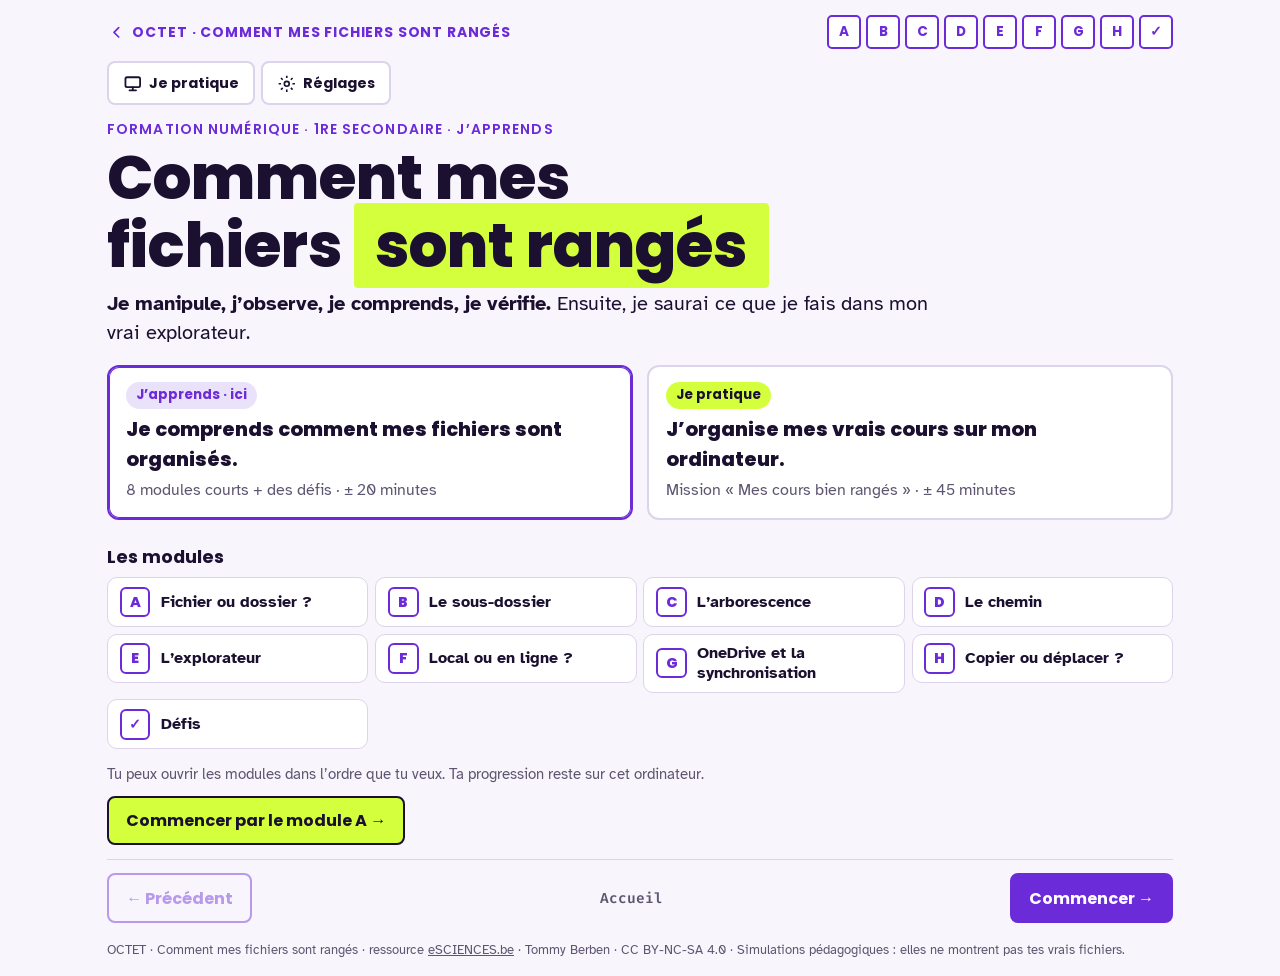
<file: ranger/comprendre.html>
<!doctype html>
<html lang="fr">
<head>
<meta charset="utf-8">
<meta name="viewport" content="width=device-width, initial-scale=1, viewport-fit=cover">
<title>Comment mes fichiers sont rangés · OCTET</title>
<meta name="description" content="J’apprends : fichier, dossier, sous-dossier, arborescence, chemin, explorateur, stockage local et en ligne, OneDrive, copier ou déplacer. Pour les S1.">
<link rel="preconnect" href="https://fonts.googleapis.com">
<link rel="stylesheet" href="https://fonts.googleapis.com/css2?family=Atkinson+Hyperlegible:ital,wght@0,400;0,700;1,400&family=Poppins:wght@600;700;800&family=Fira+Code:wght@400;500;700&display=swap">
<link rel="stylesheet" href="css/ranger.css">
<link rel="stylesheet" href="css/comprendre.css">
<script>
try { var r = (JSON.parse(localStorage.getItem('octet-comprendre-v1') || '{}').reglages) || {};
  if (r.texte && r.texte !== 'normal') document.documentElement.dataset.texte = r.texte;
  if (r.theme && r.theme !== 'auto') document.documentElement.dataset.theme = r.theme;
  if (r.anim === 'non') document.documentElement.dataset.anim = 'non'; } catch (e) {}
</script>
</head>
<body>
<div class="app">

  <header class="haut">
    <a class="marque" href="../index.html#informations-donnees" title="Retour à l’accueil Formation numérique"><svg viewBox="0 0 24 24" fill="none" stroke="currentColor" stroke-width="2.2" stroke-linecap="round" stroke-linejoin="round" aria-hidden="true"><path d="M15 18l-6-6 6-6"/></svg>OCTET · Comment mes fichiers sont rangés</a>
    <nav class="progression" id="progression" aria-label="Modules"></nav>
    <div class="outils-haut">
      <a class="btn-outil" href="index.html" title="Le parcours pratique"><svg viewBox="0 0 24 24" fill="none" stroke="currentColor" stroke-width="2.2" stroke-linecap="round" stroke-linejoin="round" aria-hidden="true"><rect x="3" y="4" width="18" height="12" rx="2"/><path d="M8 20h8M12 16v4"/></svg><span class="lbl">Je pratique</span></a>
      <button type="button" class="btn-outil" id="btn-reglages" aria-haspopup="dialog"><svg viewBox="0 0 24 24" fill="none" stroke="currentColor" stroke-width="2" aria-hidden="true"><circle cx="12" cy="12" r="3"/><path d="M12 2v3M12 19v3M2 12h3M19 12h3M4.9 4.9l2.1 2.1M17 17l2.1 2.1M4.9 19.1L7 17M17 7l2.1-2.1"/></svg><span class="lbl">Réglages</span></button>
    </div>
  </header>

  <div class="zone"><main id="scene">

  <!-- ============ ACCUEIL ============ -->
  <section class="ecran" data-id="accueil" data-m="0" data-titre="Accueil">
    <p class="eyebrow">Formation numérique · 1re secondaire · J’apprends</p>
    <h1 tabindex="-1">Comment mes fichiers <span class="neon">sont rangés</span></h1>
    <p class="grand"><b>Je manipule, j’observe, je comprends, je vérifie.</b> Ensuite, je saurai ce que je fais dans mon vrai explorateur.</p>
    <div class="entrees">
      <a class="entree ici" href="#fichier" data-aller="fichier"><span class="etiquette apprends" style="align-self:flex-start;font:700 .8rem var(--f-titre);padding:.2rem .6rem;border-radius:999px;background:var(--violet-clair);color:var(--violet-texte)">J’apprends · ici</span><b>Je comprends comment mes fichiers sont organisés.</b><span>8 modules courts + des défis · ± 20 minutes</span></a>
      <a class="entree" href="index.html"><span style="align-self:flex-start;font:700 .8rem var(--f-titre);padding:.2rem .6rem;border-radius:999px;background:var(--neon);color:var(--sur-neon)">Je pratique</span><b>J’organise mes vrais cours sur mon ordinateur.</b><span>Mission « Mes cours bien rangés » · ± 45 minutes</span></a>
    </div>
    <h3 style="margin-top:1.4rem">Les modules</h3>
    <ul class="modules" id="liste-modules"></ul>
    <p class="discret" style="margin-top:.8rem">Tu peux ouvrir les modules dans l’ordre que tu veux. Ta progression reste sur cet ordinateur.</p>
    <div class="rangee" style="margin-top:.6rem"><button type="button" class="bouton neon" id="btn-commencer">Commencer par le module A →</button></div>
  </section>

  <!-- ============ A · FICHIER ============ -->
  <section class="ecran" data-id="fichier" data-m="1" data-lettre="A" data-titre="Fichier ou dossier ?" hidden>
    <p class="eyebrow">J’apprends · A</p>
    <h2 tabindex="-1">Fichier ou dossier ?</h2>
    <ol class="demarche" data-demarche="fichier"></ol>
    <p class="question-centrale">Que contient mon ordinateur ? Ouvre chaque élément pour voir ce qu’il y a dedans.</p>
    <div class="duo">
      <div class="elements" id="a-elements" role="group" aria-label="Éléments à ouvrir"></div>
      <div class="apercu" id="a-apercu" aria-live="polite"><p class="discret">Choisis un élément.</p></div>
    </div>
    <div class="idee" data-idee="fichier" hidden><span class="ampoule">Je comprends</span><div><p>Un <b>fichier</b> contient des informations : un texte, une image, un son…</p><p>Un <b>dossier</b> ne contient pas d’information lui-même : il <b>range</b> des fichiers et d’autres dossiers.</p></div></div>
    <div class="bloc" id="a-piege-bloc" hidden>
      <h3><span class="n">?</span>Je vérifie : l’icône suffit-elle ?</h3>
      <p>Windows cache parfois la fin du nom (l’extension). Pour chaque élément : fichier ou dossier ? Si tu hésites, <b>ouvre-le</b>.</p>
      <div class="piege" id="a-piege"></div>
    </div>
  </section>

  <!-- ============ B · SOUS-DOSSIER ============ -->
  <section class="ecran" data-id="sous-dossier" data-m="2" data-lettre="B" data-titre="Le sous-dossier" hidden>
    <p class="eyebrow">J’apprends · B</p>
    <h2 tabindex="-1">Un dossier dans un dossier</h2>
    <ol class="demarche" data-demarche="sous-dossier"></ol>
    <p class="question-centrale">Ouvre COURS S1, puis Sciences. Que se passe-t-il ?</p>
    <div class="vues">
      <div class="panneau"><p class="illus">Comme des boîtes rangées dans des boîtes</p><div id="b-boites"></div></div>
      <div class="panneau"><p class="illus">La même chose, comme dans l’ordinateur</p><div id="b-liste"></div></div>
    </div>
    <div class="role" id="b-role" aria-live="polite"></div>
    <div class="idee" data-idee="sous-dossier" hidden><span class="ampoule">Je comprends</span><div><p>Un <b>sous-dossier</b> est un dossier placé dans un autre dossier.</p><p>Sciences est un sous-dossier de COURS S1… et le <b>dossier parent</b> de Chimie, Biologie et Physique. Tout dépend d’où on regarde.</p></div></div>
    <div class="bloc" id="b-verif-bloc" hidden>
      <h3><span class="n">?</span>Je vérifie</h3>
      <div id="b-verif"></div>
    </div>
  </section>

  <!-- ============ C · ARBORESCENCE ============ -->
  <section class="ecran" data-id="arborescence" data-m="3" data-lettre="C" data-titre="L’arborescence" hidden>
    <p class="eyebrow">J’apprends · C</p>
    <h2 tabindex="-1">L’arborescence : voir toute l’organisation</h2>
    <ol class="demarche" data-demarche="arborescence"></ol>
    <p class="question-centrale">Deux vues du même rangement. Ouvre un dossier dans l’une : observe l’autre.</p>
    <div class="legende-tg" aria-hidden="true"><span class="tg ici">tu es ici</span><span class="tg parent">parent</span><span class="tg frere">même niveau</span><span class="tg contenu">contenu</span></div>
    <div class="liees">
      <div class="panneau"><p class="illus">Arborescence</p><ul class="arbre-i" id="c-arbre"></ul></div>
      <div class="panneau vue-contenu"><p class="illus" id="c-titre-contenu">Contenu du dossier ouvert</p><p class="chemin-mini" id="c-chemin"></p><div class="grille-items" id="c-contenu"></div>
        <div class="rangee" style="margin-top:.6rem"><button type="button" class="bouton second" id="c-parent">↑ Dossier parent</button></div></div>
    </div>
    <ul class="taches" id="c-taches" style="margin-top:.8rem"></ul>
    <div class="bloc" id="c-ranger-bloc" hidden>
      <h3><span class="n">2</span>Range ces fiches</h3>
      <p>Choisis une fiche, ouvre le bon dossier, puis clique sur <b>Ranger ici</b>. Observe l’arborescence.</p>
      <div class="plateau" id="c-plateau"></div>
      <div class="rangee" style="margin-top:.6rem"><button type="button" class="bouton" id="c-ranger" disabled>Ranger ici</button><button type="button" class="bouton second" id="c-reprendre">Tout reprendre</button></div>
      <div class="retour" id="c-retour" aria-live="polite"></div>
    </div>
    <div class="idee" data-idee="arborescence" hidden><span class="ampoule">Je comprends</span><div><p>L’<b>arborescence</b> montre tous les dossiers et ce qu’ils contiennent, du plus grand au plus petit.</p><p>Des dossiers <b>au même niveau</b> ont le même parent. Un dossier ne montre <b>que ce qu’il contient</b>.</p></div></div>
    <div class="bloc" id="c-verif-bloc" hidden><h3><span class="n">?</span>Je vérifie</h3><div class="qcm" data-qcm="c1"></div></div>
  </section>

  <!-- ============ D · CHEMIN ============ -->
  <section class="ecran" data-id="chemin" data-m="4" data-lettre="D" data-titre="Le chemin" hidden>
    <p class="eyebrow">J’apprends · D</p>
    <h2 tabindex="-1">Le chemin : l’adresse de mon fichier</h2>
    <ol class="demarche" data-demarche="chemin"></ol>
    <p class="question-centrale">Clique sur chaque étape du chemin. Qu’y a-t-il à ce niveau ?</p>
    <div class="fil" id="d-fil" role="group" aria-label="Chemin de la fiche"></div>
    <div class="panneau niveau-vu" id="d-niveau" aria-live="polite"></div>
    <div class="retour info" id="d-retour" aria-live="polite"></div>
    <div class="idee" data-idee="chemin" hidden><span class="ampoule">Je comprends</span><div><p>Le <b>chemin</b> dit exactement où se trouve un élément : on part du plus grand emplacement et on entre dans chaque dossier, un par un.</p><p>Les premiers noms sont des <b>dossiers traversés</b>. Le dernier est l’<b>arrivée</b> : ici, le fichier.</p></div></div>
    <div class="bloc" id="d-verif-bloc" hidden>
      <h3><span class="n">?</span>Je vérifie : écris l’adresse de <code>Conjugaison.pdf</code></h3>
      <p class="discret">Elle est rangée dans le dossier Français de COURS S1.</p>
      <div class="chemin-jeu" data-chemin="conjugaison">
        <div class="chemin-cible" aria-live="polite"></div>
        <div class="pastilles"></div>
        <div class="rangee"><button type="button" class="bouton" data-act="verifier">Vérifier ma réponse</button><button type="button" class="bouton second" data-act="effacer">Effacer</button></div>
        <div class="retour" aria-live="polite"></div>
      </div>
    </div>
  </section>

  <!-- ============ E · EXPLORATEUR ============ -->
  <section class="ecran" data-id="explorateur" data-m="5" data-lettre="E" data-titre="L’explorateur" hidden>
    <p class="eyebrow">J’apprends · E</p>
    <h2 tabindex="-1">L’explorateur : mon outil pour retrouver et ranger</h2>
    <ol class="demarche" data-demarche="explorateur"></ol>
    <p class="question-centrale">Teste chaque partie. Que se passe-t-il quand tu l’utilises ?</p>
    <ul class="taches" id="e-taches"></ul>
    <div id="e-explo"></div>
    <div class="retour info" id="e-retour" aria-live="polite">Simulation : tes vrais fichiers ne sont pas visibles ici.</div>
    <div class="idee" data-idee="explorateur" hidden><span class="ampoule">Je comprends</span><div><p>L’<b>explorateur</b> est l’outil de Windows pour voir, retrouver et ranger tes fichiers.</p><p>À gauche : les <b>emplacements</b>. Au centre : le <b>contenu</b>. En haut : le <b>chemin</b>, la flèche <b>↑</b> pour remonter et la <b>recherche</b>.</p></div></div>
    <div class="bloc" id="e-verif-bloc" hidden><h3><span class="n">?</span>Je vérifie</h3><div class="qcm" data-qcm="e1"></div></div>
  </section>

  <!-- ============ F · LOCAL / EN LIGNE ============ -->
  <section class="ecran" data-id="local" data-m="6" data-lettre="F" data-titre="Local ou en ligne ?" hidden>
    <p class="eyebrow">J’apprends · F</p>
    <h2 tabindex="-1">Local ou en ligne : où sont vraiment mes fichiers ?</h2>
    <ol class="demarche" data-demarche="local"></ol>
    <p class="question-centrale">Choisis un fichier. Où son contenu est-il enregistré ?</p>
    <div class="exemples" id="f-exemples" role="group" aria-label="Fichiers d’exemple"></div>
    <div class="reseau" id="f-reseau"></div>
    <div class="constat" id="f-constat" aria-live="polite"></div>
    <div class="bloc"><h3><span class="n">👁</span>Et dans l’explorateur ?</h3>
      <table class="vue-explo" id="f-explo"><caption class="sr">Ce que montre l’explorateur</caption><thead><tr><th>Nom</th><th>Emplacement</th><th>État</th></tr></thead><tbody></tbody></table>
      <p class="discret" style="margin-top:.4rem">Les trois fichiers sont <b>visibles</b>. Pourtant, leur contenu n’est pas au même endroit.</p>
    </div>
    <div class="idee" data-idee="local" hidden><span class="ampoule">Je comprends</span><div><p><b>Local</b> : le contenu est sur le disque de cet ordinateur. <b>En ligne</b> : il est sur un <b>serveur</b>, un ordinateur distant qui garde les fichiers du service.</p><p>Voir un fichier dans l’explorateur ne veut pas dire qu’il est déjà sur l’ordinateur.</p></div></div>
    <div class="bloc" id="f-verif-bloc" hidden><h3><span class="n">?</span>Je vérifie</h3><div class="qcm" data-qcm="f1"></div></div>
  </section>

  <!-- ============ G · SYNCHRO ============ -->
  <section class="ecran" data-id="synchro" data-m="7" data-lettre="G" data-titre="OneDrive et la synchronisation" hidden>
    <p class="eyebrow">J’apprends · G</p>
    <h2 tabindex="-1">L’expérience de la synchronisation</h2>
    <ol class="demarche" data-demarche="synchro"></ol>
    <p class="question-centrale">OneDrive relie un dossier de ton ordinateur à ton espace en ligne. Fais les expériences et observe les deux côtés.</p>
    <ul class="objectifs" id="g-objectifs"></ul>
    <div class="sync" id="g-sync"></div>
    <div class="actions-sync" id="g-actions"></div>
    <div class="test-ouvrir" id="g-test" aria-live="polite"></div>
    <details class="aide" style="margin-top:.6rem"><summary>Journal de l’expérience <span class="etat"></span></summary><div class="dedans"><ol class="journal" id="g-journal" reversed></ol></div></details>
    <div class="idee" data-idee="synchro" hidden><span class="ampoule">Je comprends</span><div><p>La <b>synchronisation</b> envoie les changements de l’ordinateur vers le serveur (et l’inverse). Sans Internet, ils restent <b>en attente</b>.</p><p>Un fichier « seulement en ligne » ne s’ouvre pas sans Internet. Et une <b>suppression</b> est aussi synchronisée : ce n’est pas une copie de secours.</p></div></div>
    <div class="bloc" id="g-verif-bloc" hidden><h3><span class="n">?</span>Je vérifie</h3><div class="qcm" data-qcm="g1"></div></div>
  </section>

  <!-- ============ H · COPIER / DÉPLACER ============ -->
  <section class="ecran" data-id="copier" data-m="8" data-lettre="H" data-titre="Copier ou déplacer ?" hidden>
    <p class="eyebrow">J’apprends · H</p>
    <h2 tabindex="-1">Copier ou déplacer : qu’est-ce qui change ?</h2>
    <ol class="demarche" data-demarche="copier"></ol>
    <p class="question-centrale">Choisis un fichier, puis copie-le ou déplace-le. Compte les exemplaires.</p>
    <ul class="objectifs" id="h-objectifs"></ul>
    <p class="discret">Les deux dossiers sont sur <b>le même ordinateur</b>. Tu peux aussi glisser un fichier : glisser ici = déplacer.</p>
    <div class="dossiers-cd" id="h-dossiers"></div>
    <div class="actions-sync" id="h-actions"></div>
    <div class="compteur" id="h-compteur" aria-live="polite"></div>
    <div class="retour info" id="h-retour" aria-live="polite">Choisis un fichier.</div>
    <div class="idee" data-idee="copier" hidden><span class="ampoule">Je comprends</span><div><p><b>Copier</b> crée un deuxième exemplaire : il y en a un au départ et un à l’arrivée. Ensuite, ils vivent leur vie séparément.</p><p><b>Déplacer</b> change seulement l’emplacement : le fichier quitte le départ.</p></div></div>
    <div class="bloc" id="h-verif-bloc" hidden><h3><span class="n">?</span>Je vérifie</h3><div class="qcm" data-qcm="h1"></div></div>
  </section>

  <!-- ============ DÉFIS ============ -->
  <section class="ecran" data-id="defis" data-m="9" data-lettre="✓" data-titre="Défis" hidden>
    <p class="eyebrow">J’apprends · Défis</p>
    <h2 tabindex="-1">6 défis pour vérifier</h2>
    <p class="question-centrale">De nouvelles situations. Si tu te trompes, regarde l’explication et réessaie.</p>
    <div id="defis"></div>
  </section>

  <!-- ============ BILAN ============ -->
  <section class="ecran" data-id="bilan" data-m="10" data-lettre="★" data-titre="Bilan" hidden>
    <p class="eyebrow">J’apprends · Bilan</p>
    <h2 tabindex="-1">Je sais expliquer…</h2>
    <div id="badge-fin"></div>
    <ul class="bilan" id="bilan"></ul>
    <div class="rangee" style="margin-top:1rem"><a class="bouton neon" href="index.html">Je passe à la pratique : j’organise mes cours →</a><a class="bouton second" href="../index.html#informations-donnees">Retour aux ressources OCTET</a></div>
  </section>

  </main></div>

  <footer class="bas">
    <button type="button" class="bouton second" id="prec">← Précédent</button>
    <span class="num" id="num" aria-live="polite"></span>
    <button type="button" class="bouton" id="suiv">Suivant →</button>
  </footer>
  <p class="credit">OCTET · Comment mes fichiers sont rangés · ressource <a href="https://www.esciences.be">eSCIENCES.be</a> · Tommy Berben · CC BY-NC-SA 4.0 · Simulations pédagogiques : elles ne montrent pas tes vrais fichiers.</p>
</div>

<dialog class="boite" id="dlg-reglages" aria-labelledby="reg-titre">
  <div class="boite-haut"><h2 id="reg-titre">Réglages</h2><button type="button" class="fermer" data-fermer aria-label="Fermer les réglages">✕</button></div>
  <fieldset class="reglage"><legend>Taille du texte</legend><div class="seg-ctrl">
    <label><input type="radio" name="texte" value="normal"> Normal</label><label><input type="radio" name="texte" value="grand"> Grand</label><label><input type="radio" name="texte" value="tres-grand"> Très grand</label></div></fieldset>
  <fieldset class="reglage"><legend>Couleurs</legend><div class="seg-ctrl">
    <label><input type="radio" name="theme" value="auto"> Automatique</label><label><input type="radio" name="theme" value="light"> Clair</label><label><input type="radio" name="theme" value="dark"> Sombre</label></div></fieldset>
  <fieldset class="reglage"><legend>Animations</legend><div class="seg-ctrl">
    <label><input type="radio" name="anim" value="oui"> Oui</label><label><input type="radio" name="anim" value="non"> Non</label></div></fieldset>
  <fieldset class="reglage"><legend>Ma progression</legend>
    <p class="discret" style="margin:0 0 .5rem">Elle est enregistrée sur cet ordinateur uniquement.</p>
    <button type="button" class="bouton second danger" id="btn-raz">Tout recommencer…</button></fieldset>
  <p class="discret" style="margin:0">Enseignant : <a href="note-enseignant-comprendre.html" target="_blank" rel="noopener">note pédagogique</a></p>
</dialog>
<dialog class="boite" id="dlg-raz" aria-labelledby="raz-titre">
  <h2 id="raz-titre">Tout recommencer ?</h2>
  <p>Tes réponses dans « Comment mes fichiers sont rangés » seront effacées. Le parcours pratique ne change pas.</p>
  <div class="rangee"><button type="button" class="bouton danger second" id="raz-oui">Oui, tout effacer</button><button type="button" class="bouton" data-fermer>Non, annuler</button></div>
</dialog>

<script src="js/comprendre.js"></script>
</body>
</html>
</file>
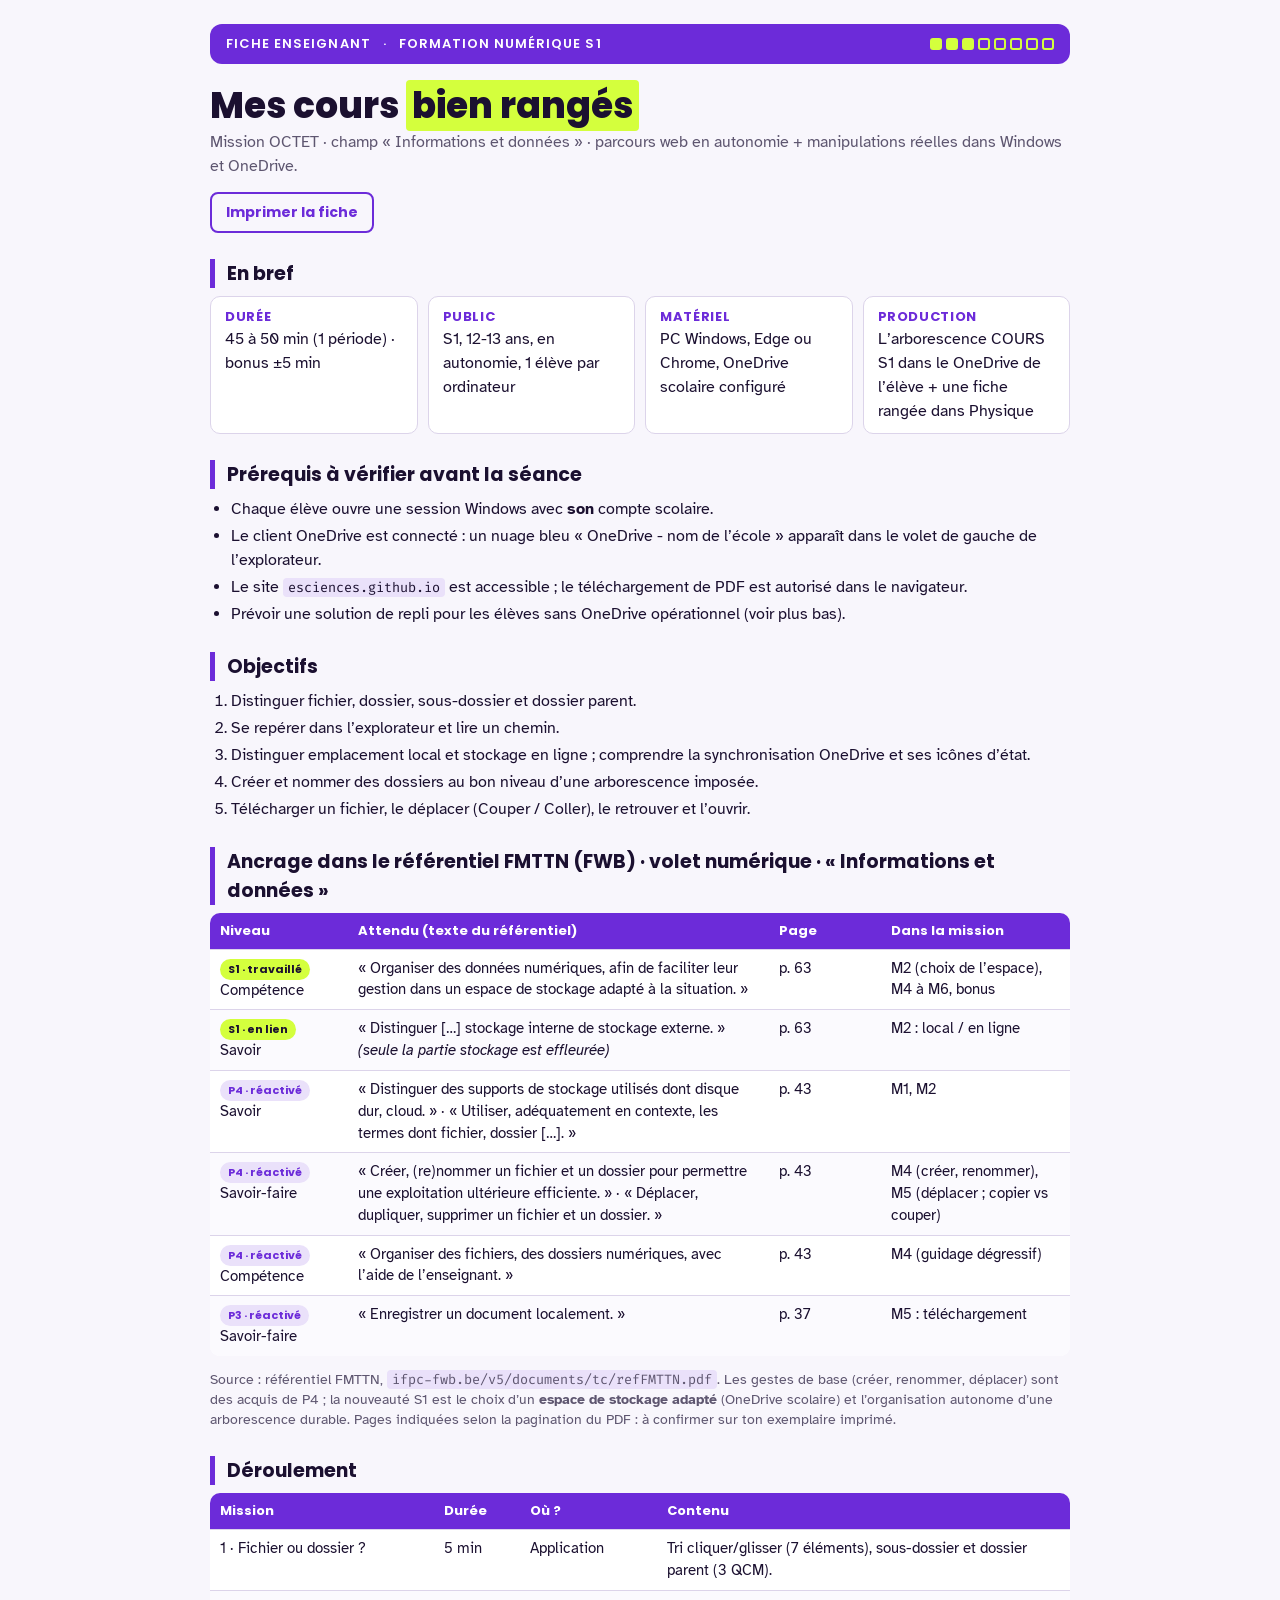
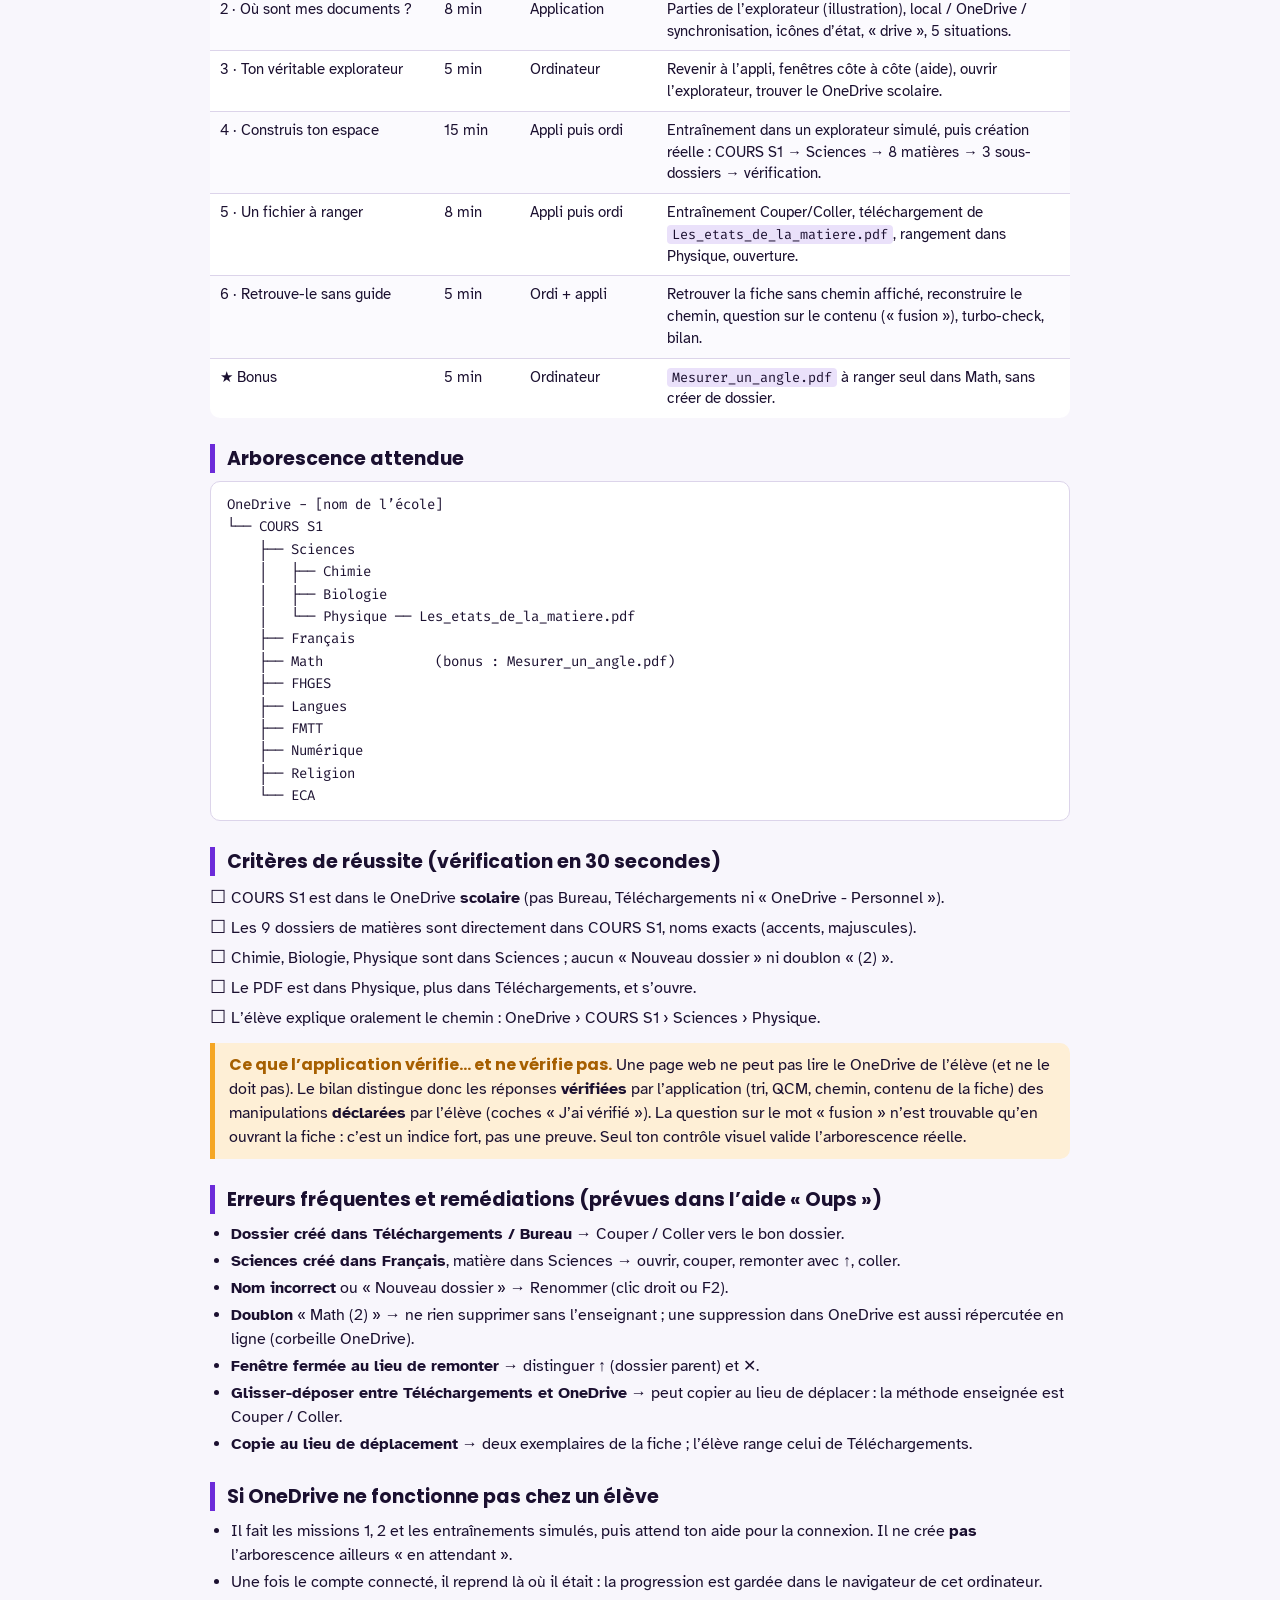
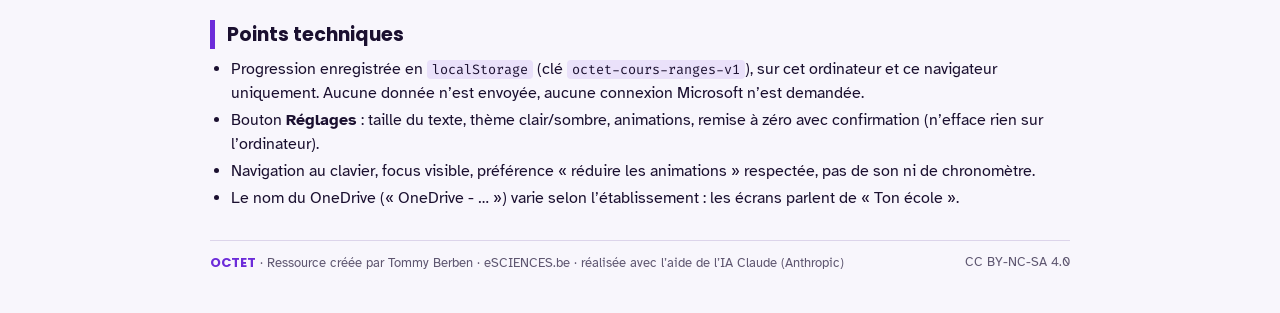
<file: ranger/fiche-enseignant.html>
<!doctype html>
<html lang="fr">
<head>
<meta charset="utf-8">
<meta name="viewport" content="width=device-width, initial-scale=1">
<title>Fiche enseignant · Mes cours bien rangés · OCTET</title>
<link rel="preconnect" href="https://fonts.googleapis.com">
<link rel="stylesheet" href="https://fonts.googleapis.com/css2?family=Atkinson+Hyperlegible:wght@400;700&family=Poppins:wght@600;700;800&family=Fira+Code:wght@500&display=swap">
<style>
:root { --fond: #F8F6FC; --surface: #fff; --encre: #1B1030; --discret: #5E5670; --filet: #DCD4EA; --violet: #6C2BD9; --violet-clair: #EAE1FA; --neon: #D4FF3D; --ambre-clair: #FEEFD6; --ambre-texte: #A65F00;
  --f-titre: "Poppins", Arial, sans-serif; --f-corps: "Atkinson Hyperlegible", Verdana, sans-serif; --f-code: "Fira Code", Consolas, monospace; }
* { box-sizing: border-box; }
body { margin: 0; background: var(--fond); color: var(--encre); font: 16px/1.5 var(--f-corps); }
.page { max-width: 900px; margin: 0 auto; padding: 24px 20px 40px; }
.bandeau { display: flex; align-items: center; gap: 12px; padding: 10px 16px; border-radius: 12px; background: var(--violet); color: #fff; font: 600 13px var(--f-titre); letter-spacing: .08em; text-transform: uppercase; }
.bandeau i { width: 12px; height: 12px; border: 2px solid var(--neon); border-radius: 3px; display: inline-block; } .bandeau i.on { background: var(--neon); }
.bandeau .octet { margin-left: auto; display: flex; gap: 4px; }
h1 { font: 800 36px/1.1 var(--f-titre); margin: 22px 0 4px; }
h1 span { background: var(--neon); padding: 0 6px; border-radius: 4px; }
h2 { font: 700 19px var(--f-titre); margin: 26px 0 8px; padding-left: 12px; border-left: 5px solid var(--violet); }
.sous { color: var(--discret); margin: 0 0 14px; }
.grille { display: grid; grid-template-columns: repeat(auto-fit, minmax(190px, 1fr)); gap: 10px; }
.carte { background: var(--surface); border: 1.5px solid var(--filet); border-radius: 10px; padding: 10px 14px; }
.carte b { display: block; font: 700 13px var(--f-titre); text-transform: uppercase; letter-spacing: .05em; color: var(--violet); }
table { width: 100%; border-collapse: collapse; background: var(--surface); border-radius: 10px; overflow: hidden; font-size: 14.5px; }
th { background: var(--violet); color: #fff; font: 700 13px var(--f-titre); text-align: left; padding: 8px 10px; }
td { padding: 8px 10px; border-top: 1px solid var(--filet); vertical-align: top; }
tr:nth-child(even) td { background: #FBFAFE; }
.tag { display: inline-block; font: 700 11px var(--f-titre); padding: 2px 8px; border-radius: 999px; white-space: nowrap; }
.tag.s1 { background: var(--neon); } .tag.prim { background: var(--violet-clair); color: var(--violet); }
ul, ol { padding-left: 1.3em; margin: 6px 0; } li + li { margin-top: 3px; }
.encadre { background: var(--ambre-clair); border-left: 5px solid #F5A623; padding: 10px 14px; border-radius: 0 10px 10px 0; margin: 12px 0; }
.encadre b.t { color: var(--ambre-texte); font-family: var(--f-titre); }
.coche { list-style: none; padding: 0; } .coche li::before { content: "☐  "; font-size: 18px; }
code { font: 13.5px var(--f-code); background: var(--violet-clair); padding: 1px 5px; border-radius: 4px; }
footer { margin-top: 30px; padding-top: 12px; border-top: 1.5px solid var(--filet); font-size: 13px; color: var(--discret); display: flex; justify-content: space-between; gap: 10px; flex-wrap: wrap; }
.imprimer { font: 700 14px var(--f-titre); padding: 8px 14px; border-radius: 8px; border: 2px solid var(--violet); background: transparent; color: var(--violet); cursor: pointer; }
@media print { body { background: #fff; font-size: 12.5px; } .page { padding: 0; } .imprimer { display: none; } h2 { break-after: avoid; } table, .carte, .encadre { break-inside: avoid; } @page { size: A4; margin: 15mm; } }
</style>
</head>
<body>
<div class="page">
  <div class="bandeau"><span>Fiche enseignant</span><span>·</span><span>Formation numérique S1</span><span class="octet" aria-hidden="true"><i class="on"></i><i class="on"></i><i class="on"></i><i></i><i></i><i></i><i></i><i></i></span></div>
  <h1>Mes cours <span>bien rangés</span></h1>
  <p class="sous">Mission OCTET · champ « Informations et données » · parcours web en autonomie + manipulations réelles dans Windows et OneDrive.</p>
  <button class="imprimer" onclick="window.print()">Imprimer la fiche</button>

  <h2>En bref</h2>
  <div class="grille">
    <div class="carte"><b>Durée</b>45 à 50 min (1 période) · bonus ±5 min</div>
    <div class="carte"><b>Public</b>S1, 12-13 ans, en autonomie, 1 élève par ordinateur</div>
    <div class="carte"><b>Matériel</b>PC Windows, Edge ou Chrome, OneDrive scolaire configuré</div>
    <div class="carte"><b>Production</b>L’arborescence COURS S1 dans le OneDrive de l’élève + une fiche rangée dans Physique</div>
  </div>

  <h2>Prérequis à vérifier avant la séance</h2>
  <ul>
    <li>Chaque élève ouvre une session Windows avec <b>son</b> compte scolaire.</li>
    <li>Le client OneDrive est connecté : un nuage bleu « OneDrive - nom de l’école » apparaît dans le volet de gauche de l’explorateur.</li>
    <li>Le site <code>esciences.github.io</code> est accessible ; le téléchargement de PDF est autorisé dans le navigateur.</li>
    <li>Prévoir une solution de repli pour les élèves sans OneDrive opérationnel (voir plus bas).</li>
  </ul>

  <h2>Objectifs</h2>
  <ol>
    <li>Distinguer fichier, dossier, sous-dossier et dossier parent.</li>
    <li>Se repérer dans l’explorateur et lire un chemin.</li>
    <li>Distinguer emplacement local et stockage en ligne ; comprendre la synchronisation OneDrive et ses icônes d’état.</li>
    <li>Créer et nommer des dossiers au bon niveau d’une arborescence imposée.</li>
    <li>Télécharger un fichier, le déplacer (Couper / Coller), le retrouver et l’ouvrir.</li>
  </ol>

  <h2>Ancrage dans le référentiel FMTTN (FWB) · volet numérique · « Informations et données »</h2>
  <table>
    <thead><tr><th style="width:16%">Niveau</th><th>Attendu (texte du référentiel)</th><th style="width:13%">Page</th><th style="width:22%">Dans la mission</th></tr></thead>
    <tbody>
      <tr><td><span class="tag s1">S1 · travaillé</span><br>Compétence</td><td>« Organiser des données numériques, afin de faciliter leur gestion dans un espace de stockage adapté à la situation. »</td><td>p. 63</td><td>M2 (choix de l’espace), M4 à M6, bonus</td></tr>
      <tr><td><span class="tag s1">S1 · en lien</span><br>Savoir</td><td>« Distinguer […] stockage interne de stockage externe. » <i>(seule la partie stockage est effleurée)</i></td><td>p. 63</td><td>M2 : local / en ligne</td></tr>
      <tr><td><span class="tag prim">P4 · réactivé</span><br>Savoir</td><td>« Distinguer des supports de stockage utilisés dont disque dur, cloud. » · « Utiliser, adéquatement en contexte, les termes dont fichier, dossier […]. »</td><td>p. 43</td><td>M1, M2</td></tr>
      <tr><td><span class="tag prim">P4 · réactivé</span><br>Savoir-faire</td><td>« Créer, (re)nommer un fichier et un dossier pour permettre une exploitation ultérieure efficiente. » · « Déplacer, dupliquer, supprimer un fichier et un dossier. »</td><td>p. 43</td><td>M4 (créer, renommer), M5 (déplacer ; copier vs couper)</td></tr>
      <tr><td><span class="tag prim">P4 · réactivé</span><br>Compétence</td><td>« Organiser des fichiers, des dossiers numériques, avec l’aide de l’enseignant. »</td><td>p. 43</td><td>M4 (guidage dégressif)</td></tr>
      <tr><td><span class="tag prim">P3 · réactivé</span><br>Savoir-faire</td><td>« Enregistrer un document localement. »</td><td>p. 37</td><td>M5 : téléchargement</td></tr>
    </tbody>
  </table>
  <p style="font-size:13.5px;color:var(--discret)">Source : référentiel FMTTN, <code>ifpc-fwb.be/v5/documents/tc/refFMTTN.pdf</code>. Les gestes de base (créer, renommer, déplacer) sont des acquis de P4 ; la nouveauté S1 est le choix d’un <b>espace de stockage adapté</b> (OneDrive scolaire) et l’organisation autonome d’une arborescence durable. Pages indiquées selon la pagination du PDF : à confirmer sur ton exemplaire imprimé.</p>

  <h2>Déroulement</h2>
  <table>
    <thead><tr><th style="width:26%">Mission</th><th style="width:10%">Durée</th><th style="width:16%">Où ?</th><th>Contenu</th></tr></thead>
    <tbody>
      <tr><td>1 · Fichier ou dossier ?</td><td>5 min</td><td>Application</td><td>Tri cliquer/glisser (7 éléments), sous-dossier et dossier parent (3 QCM).</td></tr>
      <tr><td>2 · Où sont mes documents ?</td><td>8 min</td><td>Application</td><td>Parties de l’explorateur (illustration), local / OneDrive / synchronisation, icônes d’état, « drive », 5 situations.</td></tr>
      <tr><td>3 · Ton véritable explorateur</td><td>5 min</td><td>Ordinateur</td><td>Revenir à l’appli, fenêtres côte à côte (aide), ouvrir l’explorateur, trouver le OneDrive scolaire.</td></tr>
      <tr><td>4 · Construis ton espace</td><td>15 min</td><td>Appli puis ordi</td><td>Entraînement dans un explorateur simulé, puis création réelle : COURS S1 → Sciences → 8 matières → 3 sous-dossiers → vérification.</td></tr>
      <tr><td>5 · Un fichier à ranger</td><td>8 min</td><td>Appli puis ordi</td><td>Entraînement Couper/Coller, téléchargement de <code>Les_etats_de_la_matiere.pdf</code>, rangement dans Physique, ouverture.</td></tr>
      <tr><td>6 · Retrouve-le sans guide</td><td>5 min</td><td>Ordi + appli</td><td>Retrouver la fiche sans chemin affiché, reconstruire le chemin, question sur le contenu (« fusion »), turbo-check, bilan.</td></tr>
      <tr><td>★ Bonus</td><td>5 min</td><td>Ordinateur</td><td><code>Mesurer_un_angle.pdf</code> à ranger seul dans Math, sans créer de dossier.</td></tr>
    </tbody>
  </table>

  <h2>Arborescence attendue</h2>
<pre style="font:14px/1.6 var(--f-code);background:var(--surface);border:1.5px solid var(--filet);border-radius:10px;padding:12px 16px;margin:0">OneDrive - [nom de l’école]
└── COURS S1
    ├── Sciences
    │   ├── Chimie
    │   ├── Biologie
    │   └── Physique ── Les_etats_de_la_matiere.pdf
    ├── Français
    ├── Math              (bonus : Mesurer_un_angle.pdf)
    ├── FHGES
    ├── Langues
    ├── FMTT
    ├── Numérique
    ├── Religion
    └── ECA</pre>

  <h2>Critères de réussite (vérification en 30 secondes)</h2>
  <ul class="coche">
    <li>COURS S1 est dans le OneDrive <b>scolaire</b> (pas Bureau, Téléchargements ni « OneDrive - Personnel »).</li>
    <li>Les 9 dossiers de matières sont directement dans COURS S1, noms exacts (accents, majuscules).</li>
    <li>Chimie, Biologie, Physique sont dans Sciences ; aucun « Nouveau dossier » ni doublon « (2) ».</li>
    <li>Le PDF est dans Physique, plus dans Téléchargements, et s’ouvre.</li>
    <li>L’élève explique oralement le chemin : OneDrive › COURS S1 › Sciences › Physique.</li>
  </ul>

  <div class="encadre"><b class="t">Ce que l’application vérifie… et ne vérifie pas.</b> Une page web ne peut pas lire le OneDrive de l’élève (et ne le doit pas). Le bilan distingue donc les réponses <b>vérifiées</b> par l’application (tri, QCM, chemin, contenu de la fiche) des manipulations <b>déclarées</b> par l’élève (coches « J’ai vérifié »). La question sur le mot « fusion » n’est trouvable qu’en ouvrant la fiche : c’est un indice fort, pas une preuve. Seul ton contrôle visuel valide l’arborescence réelle.</div>

  <h2>Erreurs fréquentes et remédiations (prévues dans l’aide « Oups »)</h2>
  <ul>
    <li><b>Dossier créé dans Téléchargements / Bureau</b> → Couper / Coller vers le bon dossier.</li>
    <li><b>Sciences créé dans Français</b>, matière dans Sciences → ouvrir, couper, remonter avec ↑, coller.</li>
    <li><b>Nom incorrect</b> ou « Nouveau dossier » → Renommer (clic droit ou F2).</li>
    <li><b>Doublon</b> « Math (2) » → ne rien supprimer sans l’enseignant ; une suppression dans OneDrive est aussi répercutée en ligne (corbeille OneDrive).</li>
    <li><b>Fenêtre fermée au lieu de remonter</b> → distinguer ↑ (dossier parent) et ✕.</li>
    <li><b>Glisser-déposer entre Téléchargements et OneDrive</b> → peut copier au lieu de déplacer : la méthode enseignée est Couper / Coller.</li>
    <li><b>Copie au lieu de déplacement</b> → deux exemplaires de la fiche ; l’élève range celui de Téléchargements.</li>
  </ul>

  <h2>Si OneDrive ne fonctionne pas chez un élève</h2>
  <ul>
    <li>Il fait les missions 1, 2 et les entraînements simulés, puis attend ton aide pour la connexion. Il ne crée <b>pas</b> l’arborescence ailleurs « en attendant ».</li>
    <li>Une fois le compte connecté, il reprend là où il était : la progression est gardée dans le navigateur de cet ordinateur.</li>
  </ul>

  <h2>Points techniques</h2>
  <ul>
    <li>Progression enregistrée en <code>localStorage</code> (clé <code>octet-cours-ranges-v1</code>), sur cet ordinateur et ce navigateur uniquement. Aucune donnée n’est envoyée, aucune connexion Microsoft n’est demandée.</li>
    <li>Bouton <b>Réglages</b> : taille du texte, thème clair/sombre, animations, remise à zéro avec confirmation (n’efface rien sur l’ordinateur).</li>
    <li>Navigation au clavier, focus visible, préférence « réduire les animations » respectée, pas de son ni de chronomètre.</li>
    <li>Le nom du OneDrive (« OneDrive - … ») varie selon l’établissement : les écrans parlent de « Ton école ».</li>
  </ul>

  <footer><span><b style="font-family:var(--f-titre);color:var(--violet)">OCTET</b> · Ressource créée par Tommy Berben · eSCIENCES.be · réalisée avec l’aide de l’IA Claude (Anthropic)</span><span>CC BY-NC-SA 4.0</span></footer>
</div>
</body>
</html>
</file>
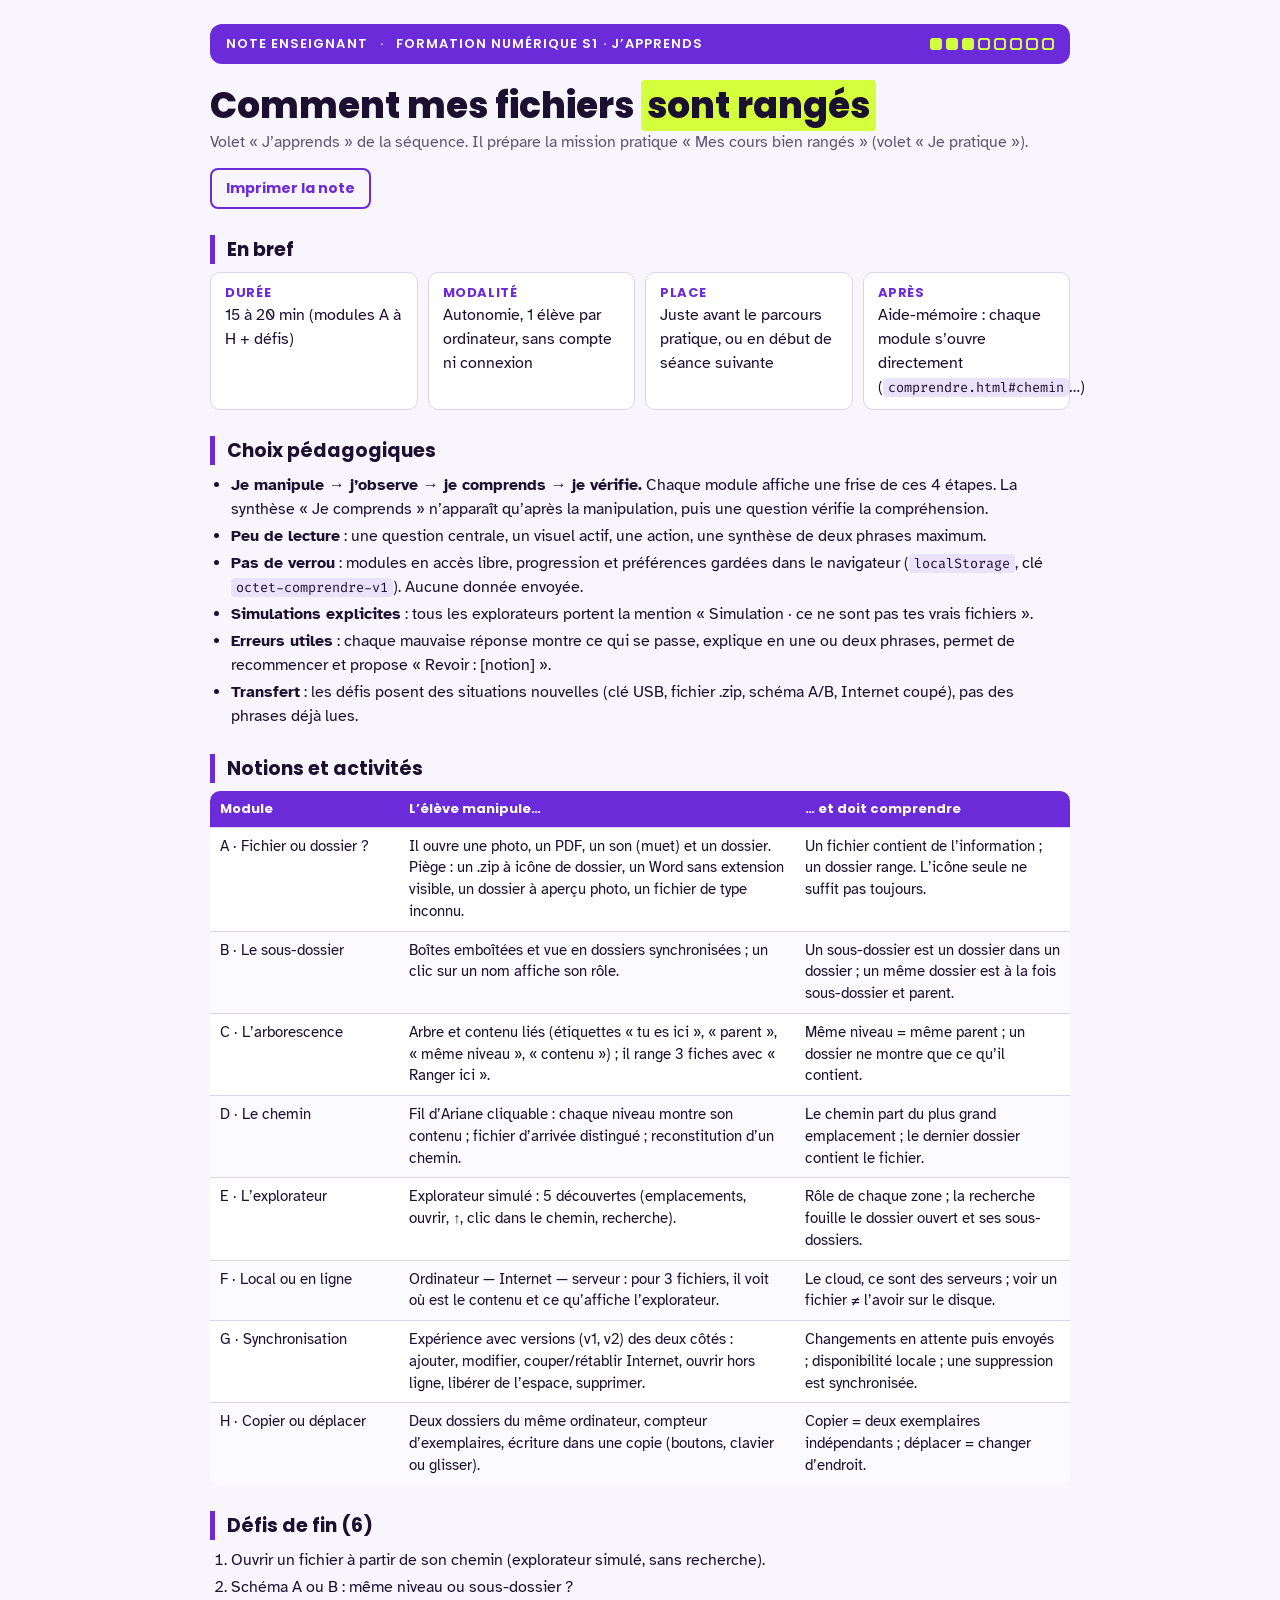
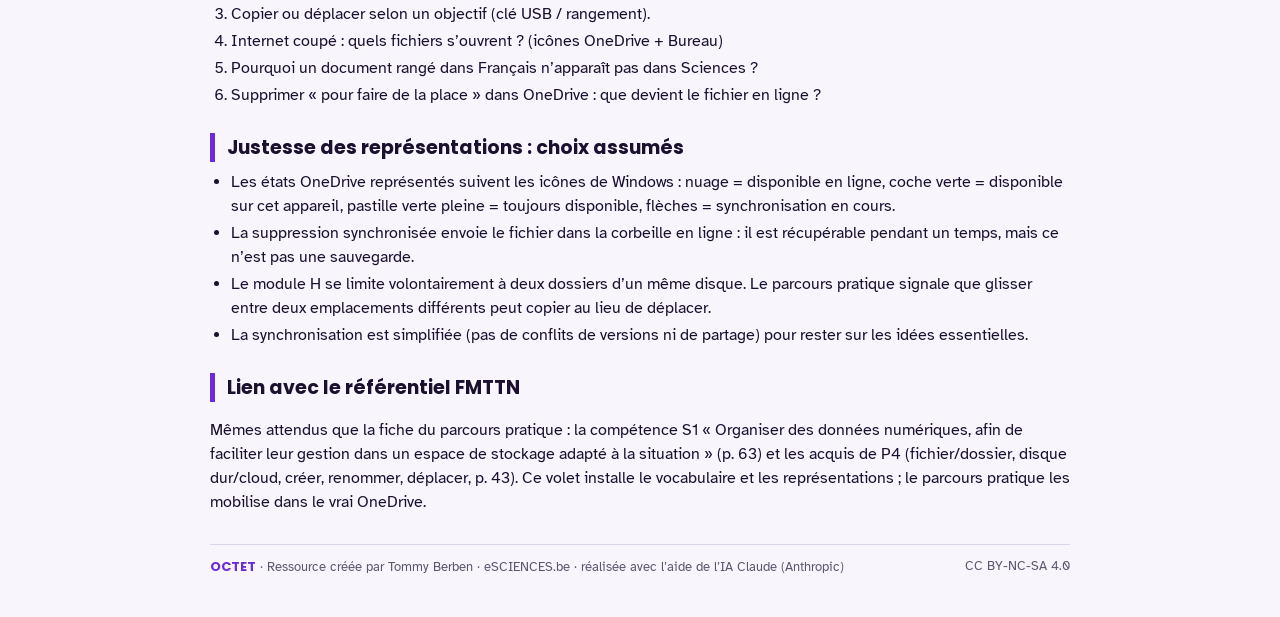
<file: ranger/note-enseignant-comprendre.html>
<!doctype html>
<html lang="fr">
<head>
<meta charset="utf-8">
<meta name="viewport" content="width=device-width, initial-scale=1">
<title>Note enseignant · Comment mes fichiers sont rangés · OCTET</title>
<link rel="preconnect" href="https://fonts.googleapis.com">
<link rel="stylesheet" href="https://fonts.googleapis.com/css2?family=Atkinson+Hyperlegible:wght@400;700&family=Poppins:wght@600;700;800&family=Fira+Code:wght@500&display=swap">
<style>
:root { --fond: #F8F6FC; --surface: #fff; --encre: #1B1030; --discret: #5E5670; --filet: #DCD4EA; --violet: #6C2BD9; --violet-clair: #EAE1FA; --neon: #D4FF3D; --ambre-clair: #FEEFD6; --ambre-texte: #A65F00;
  --f-titre: "Poppins", Arial, sans-serif; --f-corps: "Atkinson Hyperlegible", Verdana, sans-serif; --f-code: "Fira Code", Consolas, monospace; }
* { box-sizing: border-box; }
body { margin: 0; background: var(--fond); color: var(--encre); font: 16px/1.5 var(--f-corps); }
.page { max-width: 900px; margin: 0 auto; padding: 24px 20px 40px; }
.bandeau { display: flex; align-items: center; gap: 12px; padding: 10px 16px; border-radius: 12px; background: var(--violet); color: #fff; font: 600 13px var(--f-titre); letter-spacing: .08em; text-transform: uppercase; }
.bandeau i { width: 12px; height: 12px; border: 2px solid var(--neon); border-radius: 3px; display: inline-block; } .bandeau i.on { background: var(--neon); }
.bandeau .octet { margin-left: auto; display: flex; gap: 4px; }
h1 { font: 800 36px/1.1 var(--f-titre); margin: 22px 0 4px; }
h1 span { background: var(--neon); padding: 0 6px; border-radius: 4px; }
h2 { font: 700 19px var(--f-titre); margin: 26px 0 8px; padding-left: 12px; border-left: 5px solid var(--violet); }
.sous { color: var(--discret); margin: 0 0 14px; }
.grille { display: grid; grid-template-columns: repeat(auto-fit, minmax(190px, 1fr)); gap: 10px; }
.carte { background: var(--surface); border: 1.5px solid var(--filet); border-radius: 10px; padding: 10px 14px; }
.carte b { display: block; font: 700 13px var(--f-titre); text-transform: uppercase; letter-spacing: .05em; color: var(--violet); }
table { width: 100%; border-collapse: collapse; background: var(--surface); border-radius: 10px; overflow: hidden; font-size: 14.5px; }
th { background: var(--violet); color: #fff; font: 700 13px var(--f-titre); text-align: left; padding: 8px 10px; }
td { padding: 8px 10px; border-top: 1px solid var(--filet); vertical-align: top; }
tr:nth-child(even) td { background: #FBFAFE; }
.tag { display: inline-block; font: 700 11px var(--f-titre); padding: 2px 8px; border-radius: 999px; white-space: nowrap; }
.tag.s1 { background: var(--neon); } .tag.prim { background: var(--violet-clair); color: var(--violet); }
ul, ol { padding-left: 1.3em; margin: 6px 0; } li + li { margin-top: 3px; }
.encadre { background: var(--ambre-clair); border-left: 5px solid #F5A623; padding: 10px 14px; border-radius: 0 10px 10px 0; margin: 12px 0; }
.encadre b.t { color: var(--ambre-texte); font-family: var(--f-titre); }
.coche { list-style: none; padding: 0; } .coche li::before { content: "☐  "; font-size: 18px; }
code { font: 13.5px var(--f-code); background: var(--violet-clair); padding: 1px 5px; border-radius: 4px; }
footer { margin-top: 30px; padding-top: 12px; border-top: 1.5px solid var(--filet); font-size: 13px; color: var(--discret); display: flex; justify-content: space-between; gap: 10px; flex-wrap: wrap; }
.imprimer { font: 700 14px var(--f-titre); padding: 8px 14px; border-radius: 8px; border: 2px solid var(--violet); background: transparent; color: var(--violet); cursor: pointer; }
@media print { body { background: #fff; font-size: 12.5px; } .page { padding: 0; } .imprimer { display: none; } h2 { break-after: avoid; } table, .carte, .encadre { break-inside: avoid; } @page { size: A4; margin: 15mm; } }
</style>
</head>
<body>
<div class="page">
  <div class="bandeau"><span>Note enseignant</span><span>·</span><span>Formation numérique S1 · J’apprends</span><span class="octet" aria-hidden="true"><i class="on"></i><i class="on"></i><i class="on"></i><i></i><i></i><i></i><i></i><i></i></span></div>
  <h1>Comment mes fichiers <span>sont rangés</span></h1>
  <p class="sous">Volet « J’apprends » de la séquence. Il prépare la mission pratique « Mes cours bien rangés » (volet « Je pratique »).</p>
  <button class="imprimer" onclick="window.print()">Imprimer la note</button>

  <h2>En bref</h2>
  <div class="grille">
    <div class="carte"><b>Durée</b>15 à 20 min (modules A à H + défis)</div>
    <div class="carte"><b>Modalité</b>Autonomie, 1 élève par ordinateur, sans compte ni connexion</div>
    <div class="carte"><b>Place</b>Juste avant le parcours pratique, ou en début de séance suivante</div>
    <div class="carte"><b>Après</b>Aide-mémoire : chaque module s’ouvre directement (<code>comprendre.html#chemin</code>…)</div>
  </div>

  <h2>Choix pédagogiques</h2>
  <ul>
    <li><b>Je manipule → j’observe → je comprends → je vérifie.</b> Chaque module affiche une frise de ces 4 étapes. La synthèse « Je comprends » n’apparaît qu’après la manipulation, puis une question vérifie la compréhension.</li>
    <li><b>Peu de lecture</b> : une question centrale, un visuel actif, une action, une synthèse de deux phrases maximum.</li>
    <li><b>Pas de verrou</b> : modules en accès libre, progression et préférences gardées dans le navigateur (<code>localStorage</code>, clé <code>octet-comprendre-v1</code>). Aucune donnée envoyée.</li>
    <li><b>Simulations explicites</b> : tous les explorateurs portent la mention « Simulation · ce ne sont pas tes vrais fichiers ».</li>
    <li><b>Erreurs utiles</b> : chaque mauvaise réponse montre ce qui se passe, explique en une ou deux phrases, permet de recommencer et propose « Revoir : [notion] ».</li>
    <li><b>Transfert</b> : les défis posent des situations nouvelles (clé USB, fichier .zip, schéma A/B, Internet coupé), pas des phrases déjà lues.</li>
  </ul>

  <h2>Notions et activités</h2>
  <table>
    <thead><tr><th style="width:22%">Module</th><th>L’élève manipule…</th><th style="width:32%">… et doit comprendre</th></tr></thead>
    <tbody>
      <tr><td>A · Fichier ou dossier ?</td><td>Il ouvre une photo, un PDF, un son (muet) et un dossier. Piège : un .zip à icône de dossier, un Word sans extension visible, un dossier à aperçu photo, un fichier de type inconnu.</td><td>Un fichier contient de l’information ; un dossier range. L’icône seule ne suffit pas toujours.</td></tr>
      <tr><td>B · Le sous-dossier</td><td>Boîtes emboîtées et vue en dossiers synchronisées ; un clic sur un nom affiche son rôle.</td><td>Un sous-dossier est un dossier dans un dossier ; un même dossier est à la fois sous-dossier et parent.</td></tr>
      <tr><td>C · L’arborescence</td><td>Arbre et contenu liés (étiquettes « tu es ici », « parent », « même niveau », « contenu ») ; il range 3 fiches avec « Ranger ici ».</td><td>Même niveau = même parent ; un dossier ne montre que ce qu’il contient.</td></tr>
      <tr><td>D · Le chemin</td><td>Fil d’Ariane cliquable : chaque niveau montre son contenu ; fichier d’arrivée distingué ; reconstitution d’un chemin.</td><td>Le chemin part du plus grand emplacement ; le dernier dossier contient le fichier.</td></tr>
      <tr><td>E · L’explorateur</td><td>Explorateur simulé : 5 découvertes (emplacements, ouvrir, ↑, clic dans le chemin, recherche).</td><td>Rôle de chaque zone ; la recherche fouille le dossier ouvert et ses sous-dossiers.</td></tr>
      <tr><td>F · Local ou en ligne</td><td>Ordinateur — Internet — serveur : pour 3 fichiers, il voit où est le contenu et ce qu’affiche l’explorateur.</td><td>Le cloud, ce sont des serveurs ; voir un fichier ≠ l’avoir sur le disque.</td></tr>
      <tr><td>G · Synchronisation</td><td>Expérience avec versions (v1, v2) des deux côtés : ajouter, modifier, couper/rétablir Internet, ouvrir hors ligne, libérer de l’espace, supprimer.</td><td>Changements en attente puis envoyés ; disponibilité locale ; une suppression est synchronisée.</td></tr>
      <tr><td>H · Copier ou déplacer</td><td>Deux dossiers du même ordinateur, compteur d’exemplaires, écriture dans une copie (boutons, clavier ou glisser).</td><td>Copier = deux exemplaires indépendants ; déplacer = changer d’endroit.</td></tr>
    </tbody>
  </table>

  <h2>Défis de fin (6)</h2>
  <ol>
    <li>Ouvrir un fichier à partir de son chemin (explorateur simulé, sans recherche).</li>
    <li>Schéma A ou B : même niveau ou sous-dossier ?</li>
    <li>Copier ou déplacer selon un objectif (clé USB / rangement).</li>
    <li>Internet coupé : quels fichiers s’ouvrent ? (icônes OneDrive + Bureau)</li>
    <li>Pourquoi un document rangé dans Français n’apparaît pas dans Sciences ?</li>
    <li>Supprimer « pour faire de la place » dans OneDrive : que devient le fichier en ligne ?</li>
  </ol>

  <h2>Justesse des représentations : choix assumés</h2>
  <ul>
    <li>Les états OneDrive représentés suivent les icônes de Windows : nuage = disponible en ligne, coche verte = disponible sur cet appareil, pastille verte pleine = toujours disponible, flèches = synchronisation en cours.</li>
    <li>La suppression synchronisée envoie le fichier dans la corbeille en ligne : il est récupérable pendant un temps, mais ce n’est pas une sauvegarde.</li>
    <li>Le module H se limite volontairement à deux dossiers d’un même disque. Le parcours pratique signale que glisser entre deux emplacements différents peut copier au lieu de déplacer.</li>
    <li>La synchronisation est simplifiée (pas de conflits de versions ni de partage) pour rester sur les idées essentielles.</li>
  </ul>

  <h2>Lien avec le référentiel FMTTN</h2>
  <p>Mêmes attendus que la fiche du parcours pratique : la compétence S1 « Organiser des données numériques, afin de faciliter leur gestion dans un espace de stockage adapté à la situation » (p. 63) et les acquis de P4 (fichier/dossier, disque dur/cloud, créer, renommer, déplacer, p. 43). Ce volet installe le vocabulaire et les représentations ; le parcours pratique les mobilise dans le vrai OneDrive.</p>

  <footer><span><b style="font-family:var(--f-titre);color:var(--violet)">OCTET</b> · Ressource créée par Tommy Berben · eSCIENCES.be · réalisée avec l’aide de l’IA Claude (Anthropic)</span><span>CC BY-NC-SA 4.0</span></footer>
</div>
</body>
</html>
</file>
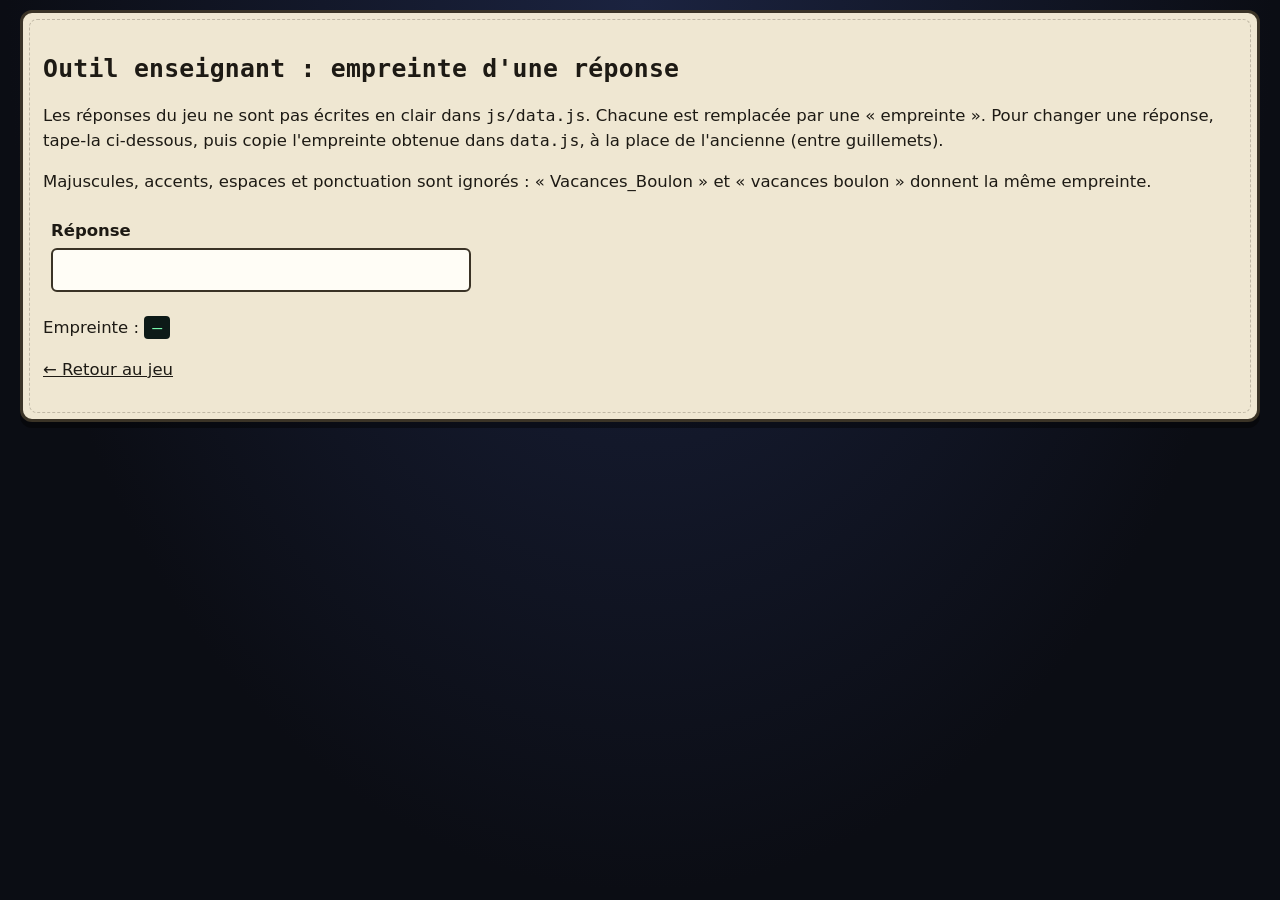
<file: escape-neon86/outils/empreinte.html>
<!DOCTYPE html>
<html lang="fr">
<head>
<meta charset="utf-8"><meta name="viewport" content="width=device-width, initial-scale=1">
<title>Outil enseignant · empreinte d'une réponse</title>
<link rel="stylesheet" href="../css/style.css">
</head>
<body>
<main class="app"><section class="panneau">
  <h1>Outil enseignant : empreinte d'une réponse</h1>
  <p>Les réponses du jeu ne sont pas écrites en clair dans <code>js/data.js</code>. Chacune est remplacée par une « empreinte ».
     Pour changer une réponse, tape-la ci-dessous, puis copie l'empreinte obtenue dans <code>data.js</code>, à la place de l'ancienne (entre guillemets).</p>
  <p>Majuscules, accents, espaces et ponctuation sont ignorés : « Vacances_Boulon » et « vacances boulon » donnent la même empreinte.</p>
  <div class="champ"><label for="in">Réponse</label><input id="in" autocomplete="off"></div>
  <p>Empreinte : <span id="out" class="code-fin">—</span></p>
  <p><a href="../index.html">← Retour au jeu</a></p>
</section></main>
<script>
function norm(s){return String(s).toLowerCase().normalize("NFD").replace(/[̀-ͯ]/g,"").replace(/[^a-z0-9]/g,"");}
function H(s){let h=0x811c9dc5;const t=norm(s);for(let i=0;i<t.length;i++){h^=t.charCodeAt(i);h=Math.imul(h,0x01000193)>>>0;}return h.toString(36).padStart(7,"0");}
document.getElementById("in").oninput=function(e){document.getElementById("out").textContent=e.target.value?H(e.target.value):"—";};
</script>
</body></html>
</file>
<file: escape-neon86/css/style.css>
/* ==========================================================================
   PANNE À BORD DU NÉON-86 — v2 « immersive »
   Plastique beige jauni, métal peint, écrans cathodiques, voyants ambre/cyan/vert.
   ========================================================================== */
:root {
  --espace: #0b0f24; --beige: #efe7d2; --beige2: #e2d7bb; --brun: #3a3326; --encre: #1d1a14; --crt: #0d1a17;
  --ambre: #ffb000; --ambre-t: #7a4f00; --vert: #7cffb2; --vert-t: #0f6b3a; --cyan: #45d0ea; --cyan-t: #075a6d;
  --rose: #ff5c8a; --rouge-t: #a3261b; --metal: #4a4e55;
  --titre: "DejaVu Sans Mono", "Courier New", ui-monospace, monospace;
  --texte: system-ui, -apple-system, "Segoe UI", Roboto, Ubuntu, "DejaVu Sans", Arial, sans-serif;
}
* { box-sizing: border-box; }
html { font-size: 16.5px; }
body { margin: 0; font-family: var(--texte); line-height: 1.5; color: var(--encre); min-height: 100vh; display: flex; flex-direction: column;
  background: #0b0d14 radial-gradient(ellipse at 50% 0, #1b2340 0, #0b0d14 70%); }
.app { width: min(1240px, 100% - 20px); margin: 10px auto 24px; flex: 1; }
h1, h2, h3, h4 { font-family: var(--titre); line-height: 1.2; letter-spacing: .01em; }
h1:focus, h2:focus { outline: none; }
a { color: inherit; }
.sr { position: absolute; width: 1px; height: 1px; overflow: hidden; clip: rect(0 0 0 0); white-space: nowrap; }
.evitement { position: absolute; left: -999px; top: 0; background: var(--ambre); padding: 8px; z-index: 99; }
.evitement:focus { left: 8px; }
.petit { font-size: .88rem; }
.rouge { color: var(--rouge-t); font-weight: bold; }
:focus-visible { outline: 3px solid var(--rose); outline-offset: 2px; }
.msg-erreur { color: #b3261e; font-weight: bold; min-height: 1.2em; }
.note { background: #fff6d6; border-left: 5px solid var(--ambre); padding: 6px 10px; border-radius: 4px; }

/* ---------- boutons « touches de clavier » ---------- */
.btn { font: bold 1rem var(--texte); color: var(--encre); cursor: pointer; text-decoration: none; display: inline-flex; align-items: center; gap: .3em;
  background: linear-gradient(#ffd165, var(--ambre)); border: 2px solid var(--brun); border-radius: 8px; padding: .55em 1em; min-height: 44px;
  box-shadow: 0 4px 0 var(--brun), inset 0 1px 0 rgba(255,255,255,.5); transition: transform .05s, box-shadow .05s; }
.btn:hover { filter: brightness(1.06); }
.btn:active { transform: translateY(3px); box-shadow: 0 1px 0 var(--brun); }
.btn:disabled, .btn[aria-disabled="true"] { opacity: .45; cursor: not-allowed; }
.btn-sec { background: linear-gradient(#fbf7ec, var(--beige2)); }
.btn-grand { font-size: 1.08rem; padding: .7em 1.3em; }
.btn-mini { font-size: .86rem; padding: .3em .7em; min-height: 36px; box-shadow: 0 3px 0 var(--brun); background: linear-gradient(#fbf7ec, var(--beige2)); }
.btn-danger { background: linear-gradient(#ffd0c7, #ff9f8f); }
.btn-perdu { background: linear-gradient(#d8f6ff, #9fe3f2); }
.lien { background: none; border: 0; padding: 0; font: inherit; color: var(--cyan-t); text-decoration: underline; cursor: pointer; }
.actions { display: flex; gap: 10px; flex-wrap: wrap; margin-top: 12px; align-items: center; }

/* ---------- en-tête et objectif ---------- */
.entete[hidden], .objectif[hidden] { display: none; }
.entete { position: sticky; top: 0; z-index: 20; display: flex; align-items: center; gap: 12px; flex-wrap: wrap; padding: 6px 12px;
  background: linear-gradient(#e9dfc3, #cdbf9b); border-bottom: 4px solid var(--brun); box-shadow: 0 3px 0 rgba(0,0,0,.4); }
.ent-logo { font: bold 1.15rem var(--titre); background: var(--crt); color: var(--ambre); padding: 3px 10px; border-radius: 6px; letter-spacing: .12em; box-shadow: inset 0 0 10px rgba(255,176,0,.3); }
.ent-equipe { display: flex; gap: 4px; flex-wrap: wrap; }
.ent-compteur { font: bold .86rem var(--titre); background: var(--crt); color: var(--vert); padding: 4px 10px; border-radius: 6px; }
.ent-nav { margin-left: auto; display: flex; gap: 7px; flex-wrap: wrap; }
.objectif { position: relative; z-index: 19; display: flex; gap: 18px; flex-wrap: wrap; align-items: baseline; padding: 6px 14px; background: rgba(13,26,23,.95); color: #dfffe9; border-bottom: 2px solid #1f6b45; font-size: .95rem; }
.obj-lieu { font-family: var(--titre); color: var(--ambre); font-weight: bold; }
.pied { color: #8d8877; text-align: center; font-size: .78rem; padding: 8px; }

/* ---------- badges d'équipage ---------- */
.badge { display: inline-flex; align-items: center; gap: 6px; background: #1d1a14; color: #f2e6c2; border: 2px solid var(--bc); border-radius: 30px; padding: 2px 10px 2px 2px; font-weight: bold; vertical-align: middle; }
.b-ini { display: inline-grid; place-items: center; width: 28px; height: 28px; border-radius: 50%; background: var(--bc); color: #1d1a14; font: bold .8rem var(--titre); }
.badge-mini { font-size: .82rem; padding-right: 8px; } .badge-mini .b-ini { width: 22px; height: 22px; font-size: .7rem; }

/* ---------- panneaux ---------- */
.panneau, .enigme { background: var(--beige); border: 3px solid var(--brun); border-radius: 12px; box-shadow: 0 6px 0 rgba(0,0,0,.4); padding: 20px; position: relative; }
.panneau::before, .enigme::before { content: ""; position: absolute; inset: 6px; border: 1px dashed rgba(58,51,38,.25); border-radius: 8px; pointer-events: none; }
.etroit { max-width: 760px; margin: 20px auto; }
.etape-num { font: bold .85rem var(--titre); color: var(--ambre-t); margin: 0; text-transform: uppercase; letter-spacing: .08em; }

/* ---------- écran d'accueil ---------- */
.accueil { position: relative; border-radius: 16px; overflow: hidden; border: 4px solid var(--brun); min-height: min(640px, calc(100vh - 80px)); display: grid; }
.accueil-scene { position: absolute; inset: 0; } .accueil-scene svg { width: 100%; height: 100%; }
.accueil-panneau { position: relative; z-index: 1; grid-area: 1/1; align-self: center; justify-self: end; margin: 20px; width: min(460px, 100% - 40px); background: rgba(13,26,23,.93); color: #e8ffe9;
  border: 3px solid #c9c2ad; border-radius: 14px; padding: 22px; box-shadow: 0 0 40px rgba(0,0,0,.6); }
.sur-titre { font-family: var(--titre); color: var(--vert); margin: 0; font-size: .85rem; }
.logo { font-size: clamp(1.8rem, 4vw, 2.7rem); color: var(--ambre); margin: 8px 0 12px; text-shadow: 0 0 18px rgba(255,176,0,.6), 3px 3px 0 #7a2d00; }
.logo span { color: var(--vert); text-shadow: 0 0 18px rgba(124,255,178,.5), 3px 3px 0 #0b3d22; }
.form-col { display: flex; flex-direction: column; gap: 8px; }
.form-col input, .champ input, textarea, select { font: 1rem var(--texte); padding: .55em .6em; border: 2px solid var(--brun); border-radius: 6px; background: #fffdf6; color: var(--encre); min-height: 44px; }
.accueil-panneau .msg-erreur { color: #ffb3a7; }
.reprise { background: rgba(255,255,255,.06); border: 1px solid #3f6d5a; border-radius: 10px; padding: 10px 12px; margin: 10px 0; }
.reprise p { margin: 4px 0; }

/* ---------- inscription ---------- */
.choix-nb { display: flex; gap: 12px; flex-wrap: wrap; margin: 14px 0; }
.nb-btn { width: 110px; height: 110px; border: 3px solid var(--brun); border-radius: 14px; background: linear-gradient(#fbf7ec, var(--beige2)); cursor: pointer; font: bold 1rem var(--texte); display: flex; flex-direction: column; align-items: center; justify-content: center; box-shadow: 0 4px 0 var(--brun); }
.nb-btn .nb-gros { font: bold 2.4rem var(--titre); }
.nb-btn.actif { background: linear-gradient(#ffd165, var(--ambre)); outline: 3px solid var(--encre); }
.nb-btn.actif::after { content: "✔ choisi"; font-size: .8rem; }
.champ-nom { display: flex; flex-direction: column; gap: 3px; }
.champ-nom label { font-weight: bold; }
.champ-nom input[aria-invalid="true"] { border-color: #b3261e; background: #fff0ec; }
.recap { display: flex; flex-wrap: wrap; gap: 12px; margin: 14px 0; }
.recap-carte { background: #1d1a14; border-radius: 12px; padding: 12px; display: flex; flex-direction: column; gap: 6px; color: #e8e0c8; min-width: 170px; max-width: 260px; }
.recap-carte .badge { font-size: 1.1rem; }

/* ---------- introduction ---------- */
.intro-ecran { display: grid; grid-template-columns: 1.25fr 1fr; gap: 14px; align-items: start; }
.intro-scene { border: 4px solid var(--brun); border-radius: 14px; overflow: hidden; position: sticky; top: 10px; }
.intro-scene { aspect-ratio: 16/9; position: relative; } .intro-scene svg { display: block; }
.intro-panneau { background: var(--beige); border: 3px solid var(--brun); border-radius: 12px; padding: 18px; }
.intro-panneau h1 { margin: 4px 0 10px; font-size: 1.5rem; }
.equipe-intro { display: flex; gap: 6px; flex-wrap: wrap; }
.points { display: flex; gap: 6px; } .points span { width: 12px; height: 12px; border-radius: 50%; background: #c9bea0; } .points span.on { background: var(--ambre); }
.regles { background: var(--crt); color: #e8ffe9; padding: 10px 14px 10px 30px; border-radius: 10px; font-size: .95rem; }

/* ---------- dialogues ---------- */
.dialogue { display: flex; flex-direction: column; gap: 8px; margin: 12px 0; }
.bulle { display: flex; gap: 10px; align-items: flex-start; }
.avatar { flex: 0 0 56px; height: 56px; background: var(--beige2); border: 2px solid var(--brun); border-radius: 10px; padding: 3px; }
.avatar svg { width: 100%; height: 100%; }
.bulle-txt { background: #fffdf6; border: 2px solid var(--brun); border-radius: 10px; padding: 6px 12px; flex: 1; }
.bulle-txt p { margin: 2px 0 0; }
.qui { font: bold .8rem var(--titre); text-transform: uppercase; }
.bulle-boulon .qui { color: #8a2448; } .bulle-journal .qui { color: var(--ambre-t); }
.bulle-gladys .bulle-txt { background: var(--crt); color: #dfffe9; border-color: #0b3d22; } .bulle-gladys .qui { color: var(--vert); }

/* ---------- lieux : scène + objets interactifs ---------- */
.lieu { display: flex; flex-direction: column; gap: 10px; }
.scene { position: relative; width: min(100%, calc((100vh - 150px) * 16 / 9)); margin: 0 auto; aspect-ratio: 16 / 9; border: 4px solid #2c2f35; border-radius: 16px; overflow: hidden; box-shadow: 0 0 0 3px #8f8873, 0 10px 30px rgba(0,0,0,.6); background: #000; }
.scene-svg { position: absolute; inset: 0; width: 100%; height: 100%; display: block; pointer-events: none; }
.scene::after { content: ""; position: absolute; inset: 0; pointer-events: none; background: repeating-linear-gradient(transparent 0 3px, rgba(0,0,0,.05) 3px 4px); }
.hotspot { position: absolute; z-index: 2; background: transparent; border: 0; border-radius: 14px; cursor: pointer; padding: 0; }
.hotspot::before { content: ""; position: absolute; inset: 0; border-radius: 14px; border: 3px dashed transparent; transition: border-color .15s, background .15s; }
.hotspot:hover::before, .hotspot:focus-visible::before, .hotspot.tuto-cible::before { border-color: #fff6c8; background: rgba(255,240,180,.14); }
.hotspot:focus-visible { outline: none; }
.hs-anneau { position: absolute; left: 50%; top: 50%; transform: translate(-50%, -50%); width: 40px; height: 40px; border-radius: 50%; display: grid; place-items: center;
  font: bold 1.05rem var(--titre); color: #1d1a14; background: rgba(255,214,102,.92); border: 3px solid #1d1a14; box-shadow: 0 0 0 4px rgba(255,214,102,.35); animation: respire 2.4s ease-in-out infinite; }
.hs-ok .hs-anneau { background: rgba(124,255,178,.92); box-shadow: 0 0 0 4px rgba(124,255,178,.3); animation: none; }
.hs-lock .hs-anneau { background: rgba(200,200,200,.9); animation: none; font-size: .9rem; }
.hs-nav .hs-anneau { background: rgba(69,208,234,.92); box-shadow: 0 0 0 4px rgba(69,208,234,.3); }
.hs-info .hs-anneau { background: rgba(240,234,214,.85); animation: none; width: 32px; height: 32px; font-size: .9rem; }
@keyframes respire { 50% { box-shadow: 0 0 0 9px rgba(255,214,102,.15); } }
.hs-label { position: absolute; left: 50%; top: calc(50% + 26px); transform: translateX(-50%); white-space: nowrap; background: #1d1a14; color: #fff6dc; padding: 5px 10px; border-radius: 8px; font: bold .88rem var(--texte);
  border: 2px solid var(--ambre); opacity: 0; pointer-events: none; transition: opacity .12s; z-index: 3; }
.hotspot:hover .hs-label, .hotspot:focus-visible .hs-label, .hotspot.tuto-cible .hs-label { opacity: 1; }
.sous-scene { width: min(100%, calc((100vh - 150px) * 16 / 9)); margin: 0 auto; background: rgba(239,231,210,.97); border: 3px solid var(--brun); border-radius: 12px; padding: 8px 14px 12px; }
.h-lieu { margin: 4px 0 8px; font-size: 1.05rem; }
.objets-liste { list-style: none; padding: 0; margin: 0; display: grid; grid-template-columns: repeat(auto-fill, minmax(230px, 1fr)); gap: 8px; }
.obj-btn { width: 100%; text-align: left; display: flex; gap: 10px; align-items: flex-start; background: #fffdf6; border: 2px solid var(--brun); border-radius: 10px; padding: 7px 10px; cursor: pointer; font: .93rem var(--texte); color: var(--encre); min-height: 48px; }
.obj-btn:hover { background: #fff3cf; }
.obj-sym { flex: 0 0 28px; height: 28px; border-radius: 50%; display: grid; place-items: center; font: bold .9rem var(--titre); background: #ffd666; border: 2px solid #1d1a14; }
.obj-ok .obj-sym { background: var(--vert); } .obj-lock .obj-sym { background: #ccc; } .obj-nav .obj-sym { background: var(--cyan); } .obj-info .obj-sym { background: #eee; }
.obj-raison { display: block; font-size: .84rem; color: #5b4a1f; }
.obj-lock { background: #eeeae0; }

/* ---------- modales, toast, tutoriel ---------- */
.modale { position: fixed; inset: 0; z-index: 40; background: rgba(5,8,20,.72); display: flex; justify-content: center; align-items: flex-start; padding: 30px 10px; overflow: auto; }
.modale-boite { width: min(760px, 100%); background: var(--beige); border: 4px solid var(--brun); border-radius: 14px; padding: 14px 20px 20px; }
.modale-tete { display: flex; justify-content: space-between; align-items: center; gap: 10px; border-bottom: 2px dashed var(--brun); }
.plan-liste { display: grid; grid-template-columns: repeat(3, 1fr); gap: 10px; }
.plan-secteur { background: #fffdf6; border: 2px solid var(--brun); border-radius: 10px; padding: 8px 10px; }
.plan-secteur h3 { font-size: .95rem; margin: 4px 0; } .plan-secteur ul { list-style: none; padding: 0; }
.carnet-prog, .carnet-prog ul { list-style: none; padding-left: 8px; }
.perdu-liste { list-style: none; padding: 0; display: flex; flex-direction: column; gap: 6px; }
.toast { position: fixed; bottom: 18px; left: 50%; transform: translateX(-50%); z-index: 50; background: var(--crt); color: #ffe7a8; border: 3px solid var(--ambre); padding: 12px 18px; border-radius: 10px; max-width: min(640px, 92%); font-weight: bold; cursor: pointer; box-shadow: 0 6px 20px rgba(0,0,0,.6); }
.tuto { position: fixed; z-index: 60; width: min(370px, 92vw); background: #fffdf6; border: 4px solid var(--ambre); border-radius: 12px; padding: 12px 14px; box-shadow: 0 10px 30px rgba(0,0,0,.6); }
.tuto-cible { outline: 4px solid var(--ambre) !important; outline-offset: 3px; position: relative; z-index: 55; }
.puce { display: inline-block; width: 1.4em; text-align: center; font-weight: bold; } .puce.ok { color: var(--vert-t); } .puce.cours { color: var(--ambre-t); }

/* ---------- énigme ---------- */
.e-barre { display: flex; justify-content: space-between; align-items: center; gap: 10px; flex-wrap: wrap; }
.pilotes { margin: 0; display: flex; gap: 6px; align-items: center; flex-wrap: wrap; font-size: .92rem; }
.e-tete { display: flex; gap: 14px; align-items: center; border-bottom: 3px dashed var(--brun); padding: 10px 0; }
.e-id { font: bold 1.5rem var(--titre); background: var(--crt); color: var(--ambre); border-radius: 8px; padding: 10px 14px; box-shadow: inset 0 0 14px rgba(255,176,0,.3); }
.e-tete h1 { margin: 0; font-size: 1.5rem; }
.e-meta { margin: 6px 0 0; display: flex; flex-wrap: wrap; gap: 6px; }
.tag { font-size: .8rem; background: var(--beige2); border: 1px solid var(--brun); border-radius: 20px; padding: 1px 9px; }
.trois { display: grid; grid-template-columns: repeat(3, 1fr); gap: 10px; margin: 12px 0; }
.t-bloc { border: 2px solid var(--brun); border-radius: 10px; padding: 8px 12px; background: #fffdf6; }
.t-bloc h2 { font-size: .95rem; margin: 2px 0 4px; } .t-bloc p { margin: 0; font-size: .96rem; }
.t-panne { border-left: 8px solid #d9661a; } .t-faire { border-left: 8px solid var(--cyan); } .t-valider { border-left: 8px solid #2bd07a; }
.decouverte { background: #e3f7ff; border: 2px solid var(--cyan-t); border-radius: 10px; padding: 6px 14px; margin: 10px 0; }
.decouverte h2 { font-size: 1rem; margin: 4px 0; color: var(--cyan-t); } .decouverte p { margin: 4px 0; }
.mission { background: #fbf2d8; border: 3px dashed var(--ambre-t); border-radius: 10px; padding: 8px 16px; margin: 12px 0; }
.mission h2 { color: var(--ambre-t); font-size: 1.08rem; margin: 6px 0; } .mission.mini h4 { margin: 4px 0; }
.sortie { background: #fff; border: 2px solid var(--brun); border-radius: 6px; padding: 6px 10px; }
.aides details { background: #fff; border: 1px solid var(--brun); border-radius: 6px; margin: 6px 0; padding: 4px 10px; }
.aides summary { cursor: pointer; font-weight: bold; }
.aide-geste { font-size: .92rem; background: #eef4ff; border-left: 4px solid #3a5ba8; padding: 5px 10px; border-radius: 4px; }
.retour-zone { margin: 12px 0; border-radius: 8px; } .retour-zone:empty { display: none; }
.retour-zone.ko { background: #ffe6d6; border: 2px solid var(--rouge-t); padding: 8px 14px; }
.retour-zone.info { background: #eef4ff; border: 2px solid #3a5ba8; padding: 8px 14px; }
.retour-zone.ok { background: #e3fbe9; border: 2px solid var(--vert-t); padding: 8px 14px; }
.retour-zone ul { margin: 4px 0; padding-left: 20px; }
.indices { background: var(--crt); color: #e8ffe9; border-radius: 10px; padding: 6px 16px 12px; margin-top: 14px; }
.indices:empty { display: none; } .indices h2 { color: var(--vert); font-size: 1rem; } .indices ol { padding-left: 20px; } .indices li { margin-bottom: 6px; }
.deja, .succes-box { background: #e3fbe9; border: 3px solid var(--vert-t); border-radius: 10px; padding: 10px 16px; }
.succes-box { display: flex; gap: 16px; align-items: flex-start; } .succes-icone svg { width: 70px; height: 70px; }
.succes-box h2 { color: var(--vert-t); margin: 4px 0; } .changement { background: #fff; border-left: 5px solid #2bd07a; padding: 6px 10px; border-radius: 4px; }
.cartes-gagnees { list-style: none; padding: 0; }

/* champs */
.champs { display: flex; flex-direction: column; gap: 12px; margin-top: 12px; }
.champs > .btn { align-self: flex-start; }
.champ { display: flex; flex-direction: column; gap: 4px; border: 2px solid transparent; border-radius: 8px; padding: 6px; }
fieldset.champ { border: 2px solid var(--beige2); } .champ label { font-weight: bold; } fieldset.champ label { font-weight: normal; display: block; padding: 3px 0; cursor: pointer; }
.champ input { max-width: 420px; }
.champ.bon, .fente-ligne.bon { border-color: var(--vert-t); background: #e9fbef; }
.champ.faux, .fente-ligne.faux { border-color: #d9661a; background: #fff0e3; }
.champ.bon::after, .fente-ligne.bon::after { content: "✔ correct"; color: var(--vert-t); font-weight: bold; font-size: .85rem; }
.champ.faux::after, .fente-ligne.faux::after { content: "✖ à revoir"; color: var(--rouge-t); font-weight: bold; font-size: .85rem; }
input[type=radio], input[type=checkbox] { width: 1.15em; height: 1.15em; accent-color: var(--ambre-t); }

/* ---------- A1 : atelier ---------- */
.atelier-haut { display: flex; gap: 14px; align-items: center; flex-wrap: wrap; }
.boulon-etat { display: flex; align-items: center; gap: 10px; background: #2b3354; color: #f2e6c2; border-radius: 12px; padding: 6px 14px; border: 3px solid var(--brun); }
.boulon-etat svg { width: 90px; height: 100px; }
.atelier-haut .aide-geste { flex: 1; min-width: 260px; }
.lots { display: grid; grid-template-columns: repeat(auto-fit, minmax(230px, 1fr)); gap: 10px; margin: 12px 0; }
.lot { background: #8b6a43 linear-gradient(rgba(255,255,255,.08), rgba(0,0,0,.1)); border: 3px solid #3d2a12; border-top: 8px solid var(--bc); border-radius: 10px; padding: 8px; color: #fff6dc; }
.lot-fait { background: #4f6b52; }
.lot-tete { display: flex; justify-content: space-between; align-items: center; gap: 6px; flex-wrap: wrap; }
.lot-prog { font: bold .85rem var(--titre); background: #1d1a14; padding: 2px 8px; border-radius: 6px; }
.lot-consigne { margin: 6px 0; font-size: .93rem; }
.lot-pieces { display: flex; flex-wrap: wrap; gap: 6px; min-height: 52px; padding: 4px; border-radius: 8px; background: rgba(0,0,0,.18); }
.lot .btn { margin-top: 8px; width: 100%; justify-content: center; }
.piece { position: relative; display: inline-flex; align-items: center; gap: 6px; background: linear-gradient(#fffdf6, #e9e0c6); border: 2px solid var(--brun); border-left: 7px solid var(--bc); border-radius: 8px;
  padding: 6px 10px; min-height: 44px; cursor: grab; font: bold .9rem var(--texte); color: var(--encre); box-shadow: 0 3px 0 rgba(0,0,0,.35); }
.piece .p-ico { font-size: 1.2rem; } .piece .p-lot { font: .72rem var(--texte); background: var(--bc); border-radius: 10px; padding: 0 6px; }
.piece.selection { outline: 4px solid var(--rose); transform: translateY(-2px); }
.piece.glisse { opacity: .45; }
.piece.verrouille { cursor: default; background: #e3fbe9; } .p-ok { color: var(--vert-t); }
.piece.faux { background: #ffe0cf; border-color: #b3261e; } .p-ko { font-size: .72rem; color: #b3261e; }
.bacs { display: grid; grid-template-columns: 1fr 2fr; gap: 10px; align-items: stretch; position: sticky; bottom: 0; z-index: 5; background: rgba(239,231,210,.97); padding: 8px; margin: 0 -8px; border-top: 3px solid var(--brun); box-shadow: 0 -6px 14px rgba(0,0,0,.25); }
.famille { border: 3px dashed #5a6470; border-radius: 14px; padding: 6px 8px 8px; background: rgba(69,208,234,.08); }
.famille-titre { margin: 0 0 6px; font: bold .95rem var(--titre); color: var(--cyan-t); }
.famille-bacs { display: grid; grid-template-columns: 1fr 1fr; gap: 10px; }
.bac { background: #2f3438; border: 3px solid #15181c; border-radius: 12px; padding: 6px; min-height: 120px; max-height: 34vh; overflow: auto; display: flex; flex-direction: column; gap: 6px; }
.bac.survol { outline: 4px solid var(--ambre); }
.bac-tete { display: flex; flex-direction: column; align-items: flex-start; background: linear-gradient(#5a6470, #3d434a); color: #fff6dc; border: 2px solid #15181c; border-radius: 8px; padding: 6px 10px; cursor: pointer; text-align: left; font: 1rem var(--texte); min-height: 52px; }
.bac-tete b { font-family: var(--titre); } .bac-tete .petit { color: #d4d9de; }
.bac-deposer { color: var(--ambre); font-weight: bold; }
.bac-pieces { display: flex; flex-wrap: wrap; gap: 6px; flex: 1; min-height: 60px; }
.remettre { grid-column: 1 / -1; justify-self: start; }
.lots-resume { font-size: .93rem; }

/* ---------- B1 : tableau de branchement ---------- */
.tableau-b { position: relative; display: grid; grid-template-columns: 1fr 1.5fr; gap: 90px; background: #2f3438 repeating-linear-gradient(90deg, transparent 0 40px, rgba(255,255,255,.03) 40px 41px); border: 4px solid #15181c; border-radius: 14px; padding: 16px; margin: 10px 0; }
.cables { position: absolute; inset: 0; width: 100%; height: 100%; pointer-events: none; z-index: 1; }
.col-g, .col-d { display: flex; flex-direction: column; gap: 10px; position: relative; z-index: 2; }
.prise, .desc { display: flex; align-items: center; gap: 10px; border: 2px solid #15181c; border-radius: 10px; padding: 8px 10px; cursor: pointer; font: 1rem var(--texte); text-align: left; min-height: 52px; }
.prise { background: linear-gradient(#fffdf6, #e2d7bb); border-left: 8px solid var(--pc); font-weight: bold; justify-content: space-between; }
.prise .fiche { order: 3; } .p-etat { font: .75rem var(--texte); color: #5b4a1f; }
.desc { background: #e9eef2; font-size: .93rem; } .desc.libre { background: #f6f1e3; border-style: dashed; }
.fiche { flex: 0 0 18px; height: 18px; border-radius: 50%; background: #111; border: 3px solid #999; }
.prise.choisie { outline: 4px solid var(--rose); }
.prise.faux { background: #ffe0cf; } .prise.faux .p-etat::after { content: " ✖ à revoir"; color: #b3261e; font-weight: bold; }
.expl { background: #fff; border: 2px solid var(--brun); border-radius: 8px; padding: 8px 8px 8px 26px; }

/* ---------- C1, C2 ---------- */
.codes-pixels { background: var(--crt); color: var(--vert); border-radius: 10px; padding: 10px 16px; margin: 12px 0; }
.codes-pixels h2 { font-size: 1rem; color: var(--ambre); }
.t-pixels { font: bold 1.1rem var(--titre); border-collapse: collapse; }
.t-pixels caption { text-align: left; font: .9rem var(--texte); color: #e8ffe9; padding-bottom: 6px; }
.t-pixels th { font: .85rem var(--texte); color: #b8d9c4; padding-right: 14px; text-align: left; } .t-pixels td { letter-spacing: .15em; }
.algo-wrap { display: grid; grid-template-columns: auto 1fr; gap: 24px; margin: 12px 0; align-items: start; }
.carte { border-collapse: collapse; font: bold 1.15rem var(--titre); background: #dff6ff; }
.carte td { width: 2.1em; height: 2.1em; text-align: center; border: 2px solid var(--cyan-t); }
.carte td.depart { background: var(--ambre); }
.prog { list-style: none; padding-left: 0; margin: 4px 0; font-family: var(--titre); font-weight: bold; }
.prog .prog { padding-left: 22px; border-left: 6px solid #e0a000; margin-left: 6px; }
.prog li { margin: 4px 0; }
.prog li:not(.b-rep) { background: #5aa9e6; color: #071d33; border-radius: 6px; padding: 3px 10px; width: fit-content; }
.prog li.b-gauche, .prog li.b-droite { background: #9b8cf0; } .prog li.b-rep { background: #ffd56b; border-radius: 6px; padding: 4px 10px; }

/* ---------- C3 : piste de programmation ---------- */
.code-wrap { display: grid; grid-template-columns: minmax(260px, 340px) 1fr; gap: 22px; margin-top: 12px; }
.grille-robot { display: grid; grid-template-columns: repeat(var(--l), 1fr); gap: 3px; background: #15181c; border: 4px solid var(--brun); border-radius: 8px; padding: 3px; }
.case { aspect-ratio: 1; background: #1b2b45; display: flex; align-items: center; justify-content: center; font-size: 1.5rem; border-radius: 3px; color: var(--ambre); box-shadow: inset 0 0 0 1px rgba(69,208,234,.35); }
.case.caisse { background: #8a6a3d repeating-linear-gradient(45deg, transparent 0 6px, rgba(0,0,0,.15) 6px 8px); color: #3a2a12; }
.case.trace { background: #2f6b5a; } .case.boum { background: #b5321f; }
.robot { position: relative; } .robot .dir { position: absolute; right: -10px; bottom: -8px; font: bold .9rem var(--titre); background: var(--ambre); color: var(--encre); border-radius: 4px; padding: 0 3px; }
.editeur h2 { margin: 4px 0 6px; font-size: 1.05rem; }
.palette { display: flex; flex-wrap: wrap; gap: 8px; }
.bloc { font: bold .95rem var(--titre); border: 2px solid #15181c; border-radius: 8px; padding: 8px 12px; min-height: 44px; cursor: grab; background: #5aa9e6; color: #071d33; box-shadow: 0 3px 0 #15181c; }
.bloc.b-gauche, .bloc.b-droite { background: #9b8cf0; } .bloc.b-repeter { background: #ffd56b; }
.bloc.selection { outline: 4px solid var(--rose); }
.piste { background: #1b2b45; border: 3px solid #15181c; border-radius: 10px; padding: 8px; min-height: 120px; }
.piste-liste, .corps { list-style: none; padding: 0; margin: 0; display: flex; flex-direction: column; gap: 2px; }
.corps { margin: 4px 0 2px 18px; padding-left: 10px; border-left: 6px solid #e0a000; }
.pb-ligne { display: flex; align-items: center; gap: 6px; }
.pb-nom { font: bold .95rem var(--titre); border: 2px solid #15181c; border-radius: 8px; padding: 6px 10px; min-height: 40px; cursor: grab; background: #5aa9e6; color: #071d33; }
.pb.b-gauche > .pb-ligne .pb-nom, .pb.b-droite > .pb-ligne .pb-nom { background: #9b8cf0; } .pb.b-rep > .pb-ligne .pb-nom { background: #ffd56b; }
.pb.b-rep > .pb-ligne { color: #ffd56b; font-weight: bold; }
.pb.selection > .pb-ligne .pb-nom { outline: 4px solid var(--rose); }
.b-outils { display: inline-flex; gap: 3px; }
.mini { min-width: 34px; min-height: 34px; border: 2px solid #15181c; border-radius: 6px; background: #e9e2cf; font-weight: bold; cursor: pointer; }
.slot { height: 26px; border: 2px dashed rgba(255,214,102,.25); background: transparent; color: rgba(255,214,102,.45); font: bold .8rem var(--texte); border-radius: 6px; cursor: pointer; padding: 0; }
.slot.actif { background: rgba(255,214,102,.15); border-color: var(--ambre); color: var(--ambre); }
.slot.survol { background: rgba(255,214,102,.45); }
.legende { color: #f2e6c2; }

/* ---------- QUESTOR ---------- */
.navig { border: 3px solid var(--brun); border-radius: 10px; overflow: hidden; margin: 12px 0; background: #fff; }
.navig-barre { display: flex; gap: 10px; align-items: center; background: var(--beige2); padding: 6px 10px; border-bottom: 2px solid var(--brun); }
.navig-pts { color: #b9442b; letter-spacing: .1em; }
.navig-url { flex: 1; background: #fff; border: 2px solid var(--brun); border-radius: 20px; padding: 3px 12px; font-family: var(--titre); font-size: .88rem; overflow-wrap: anywhere; }
.navig-corps { padding: 14px; min-height: 200px; }
.q-logo { font: bold 1.9rem var(--titre); color: var(--cyan-t); margin: 0; } .q-logo span { display: block; font: .9rem var(--texte); color: var(--encre); }
.q-f { display: flex; gap: 8px; margin: 10px 0; flex-wrap: wrap; }
.q-f input { flex: 1; min-width: 200px; font-size: 1.05rem; padding: .5em; border: 2px solid var(--brun); border-radius: 20px; }
.q-liste { padding-left: 20px; } .q-liste li { margin-bottom: 12px; }
.q-titre { font-size: 1.08rem; color: #1a3fb0; font-weight: bold; }
.q-url { display: block; font-family: var(--titre); font-size: .84rem; }
.sur { color: var(--vert-t); } .pas-sur { color: var(--rouge-t); font-weight: bold; }
.q-res { display: block; font-size: .95rem; }
.q-msg { background: #fff7dd; border-left: 4px solid var(--ambre); padding: 4px 10px; } .q-nb { font-size: .85rem; opacity: .8; }
.q-page h3 { color: #1a3fb0; } .clignote { color: #c2185b; font-weight: bold; }

/* ---------- finale : console de GLADYS ---------- */
.console-g { display: grid; grid-template-columns: 260px 1fr; gap: 14px; background: linear-gradient(#e9dfc3, #cdbf9b); border: 4px solid var(--brun); border-radius: 14px; padding: 12px; }
.console-g > .btn { grid-column: 2; justify-self: start; }
.disquettes { background: #2f3438; border-radius: 10px; padding: 8px; display: flex; flex-direction: column; gap: 6px; color: #fff6dc; }
.disquettes h2 { font-size: .95rem; margin: 2px 0; color: var(--ambre); }
.disq { text-align: left; font: bold .92rem var(--texte); background: linear-gradient(#ffd165, var(--ambre)); border: 2px solid #15181c; border-radius: 6px; padding: 6px 10px; min-height: 40px; cursor: grab; }
.disq.selection { outline: 4px solid var(--rose); }
.fentes { list-style: none; margin: 0; padding: 0; display: flex; flex-direction: column; gap: 6px; }
.fente-ligne { display: flex; flex-wrap: wrap; gap: 6px; align-items: center; background: #fffdf6; border: 2px solid transparent; border-radius: 8px; padding: 5px 8px; }
.fente { min-width: 190px; min-height: 38px; border: 3px solid #15181c; border-radius: 6px; background: #15181c repeating-linear-gradient(90deg, #22262b 0 6px, #15181c 6px 12px); color: #b8c0c8; font: bold .9rem var(--texte); cursor: pointer; padding: 4px 10px; }
.fente.pleine { background: linear-gradient(#ffd165, var(--ambre)); color: var(--encre); }

/* ---------- conclusion et bilan ---------- */
.fin-ecran { display: flex; flex-direction: column; gap: 12px; }
.fin-scene { position: relative; } .fin-bandeau { position: absolute; left: 50%; top: 6%; transform: translateX(-50%); background: rgba(13,26,23,.9); color: var(--vert); font: bold 1.1rem var(--titre); padding: 8px 16px; border-radius: 8px; border: 2px solid var(--vert); z-index: 2; }
.merci { display: flex; gap: 6px; flex-wrap: wrap; align-items: center; }
.t-bilan, .t-auto { width: 100%; border-collapse: collapse; background: #fffdf6; }
.t-bilan th, .t-bilan td, .t-auto th, .t-auto td { border: 1px solid var(--brun); padding: 5px 8px; text-align: left; }
.t-bilan th, .t-auto th { background: var(--beige2); } .t-auto-wrap { overflow-x: auto; }
.def-liste dt { font-weight: bold; margin-top: 6px; } .def-liste dd { margin-left: 16px; }
.code-fin { font-family: var(--titre); background: var(--crt); color: var(--vert); padding: 2px 8px; border-radius: 4px; }
.bilan textarea { width: 100%; }

/* ---------- page de la balise relais ---------- */
.relais-page { justify-content: center; }
.relais { width: min(720px, 100% - 24px); margin: 30px auto; }
.relais-ecran { background: var(--crt); color: #e0ffe9; border: 14px solid var(--beige2); outline: 3px solid var(--brun); border-radius: 26px; padding: 26px; }
.relais-ecran h1 { color: var(--vert); font-size: 2rem; }
.relais-signal { font-family: var(--titre); color: var(--ambre); font-size: 1.4rem; margin: 0; }
.relais-ecran hr { border: 0; border-top: 2px dashed var(--vert); }
.relais-ecran .btn { margin-top: 6px; }

/* ---------- adaptations ---------- */
@media (max-width: 980px) {
  .intro-ecran, .code-wrap, .algo-wrap, .console-g { grid-template-columns: 1fr; } .console-g > .btn { grid-column: 1; }
  .trois, .plan-liste { grid-template-columns: 1fr; } .bacs { grid-template-columns: 1fr; } .tableau-b { gap: 40px; }
  .objectif { top: 0; position: static; } .hs-label { font-size: .78rem; }
}
@media (max-height: 800px) { .avatar { flex-basis: 46px; height: 46px; } .dialogue { gap: 6px; } }
@media (prefers-reduced-motion: reduce) { * { animation: none !important; transition: none !important; } }
@media print {
  body { background: #fff; } .entete, .objectif, .pied, .noprint, .evitement, .toast { display: none !important; }
  .panneau { box-shadow: none; border: 1px solid #000; background: #fff; } .panneau::before { display: none; }
}

/* ==========================================================================
   Version allégée : moins de texte, aide sur demande
   ========================================================================== */
.objectif.sans-obj .obj-txt { display: none; }
.e-barre { display: flex; align-items: center; gap: 10px; flex-wrap: wrap; }
.e-barre h1 { margin: 0; font-size: 1.35rem; flex: 1; min-width: 200px; }
.e-barre .e-id { font-size: 1.05rem; padding: 6px 10px; }
.pilote { display: inline-flex; align-items: center; gap: 4px; font-size: .9rem; }
.consigne { font: bold 1.15rem var(--texte); background: #fff7dd; border-left: 6px solid var(--ambre); padding: 10px 14px; margin: 12px 0 8px; border-radius: 4px; }
.replique { display: flex; align-items: center; gap: 8px; margin: 4px 0 10px; font-size: .95rem; color: #3b3427; }
.replique-gladys b { color: var(--vert-t); } .replique-boulon b { color: #8a2448; }
.mini-av { flex: 0 0 34px; height: 34px; background: var(--beige2); border: 2px solid var(--brun); border-radius: 8px; padding: 2px; }
.mini-av svg { width: 100%; height: 100%; }
.nouveau { background: #e3f7ff; border: 2px solid var(--cyan-t); border-radius: 10px; padding: 6px 12px; margin: 6px 0 10px; }
.nouveau .exemple { display: inline-block; font: bold .95rem var(--titre); background: #fff; border-radius: 6px; padding: 1px 8px; margin-left: 4px; }
.aide-bar { margin-top: 12px; }
.aide-boutons { display: flex; gap: 8px; flex-wrap: wrap; }
.aide-txt { background: #eef4ff; border-left: 4px solid #3a5ba8; padding: 6px 10px; border-radius: 4px; margin: 8px 0; }
.liste-indices { background: var(--crt); color: #e8ffe9; border-radius: 8px; padding: 8px 14px 8px 32px; margin: 8px 0; }
.liste-indices li { margin: 3px 0; }
.mission { padding: 8px 14px 12px; }
.hors-jeu { display: inline-block; margin: 2px 0 6px; font: bold .85rem var(--titre); background: var(--ambre-t); color: #fff; border-radius: 20px; padding: 2px 10px; }
.etapes { margin: 4px 0 8px; padding-left: 24px; font-size: 1.02rem; }
.etapes li { margin: 5px 0; }
.etapes .btn { vertical-align: middle; margin-left: 6px; }
.aide-os { display: flex; flex-wrap: wrap; gap: 6px; align-items: center; }
.aide-os .aide-txt { flex-basis: 100%; }
.retour-ici { font-weight: bold; margin: 10px 0 2px; }
.champs-ligne { flex-direction: row; flex-wrap: wrap; align-items: flex-end; gap: 10px; }
.champs-ligne .champ { flex: 0 1 240px; }
.champs-ligne .champ input { max-width: 100%; }
.champs-ligne fieldset.champ { flex: 1 1 100%; }
.choix-ligne { display: flex; flex-wrap: wrap; gap: 4px 18px; }
.champs-ligne > .btn { align-self: flex-end; }
.donnees { background: var(--crt); color: var(--vert); border-radius: 10px; padding: 6px 12px; margin: 8px 0; }
.donnees summary { cursor: pointer; font-weight: bold; color: #ffe7a8; }
.donnees .algo-wrap { background: var(--beige); color: var(--encre); padding: 8px; border-radius: 8px; }
.bilan .donnees { background: #fffdf6; color: var(--encre); border: 2px solid var(--brun); } .bilan .donnees summary { color: var(--encre); }
.intro-ecran { display: block; }
.intro-scene, .fin-scene { width: min(100%, calc((100vh - 60px) * 16 / 9)); }
.intro-bulle { position: absolute; z-index: 3; left: 50%; bottom: 5%; transform: translateX(-50%); width: min(620px, 90%); background: rgba(13,26,23,.94); color: #e8ffe9; border: 3px solid var(--ambre); border-radius: 14px; padding: 16px 20px; text-align: center; }
.intro-txt { font: bold clamp(1.15rem, 2.2vw, 1.5rem) var(--titre); margin: 0 0 10px; color: #fff3cf; }
.intro-bulle .actions, .intro-bulle .points { justify-content: center; }
.fin-scene .intro-bulle { text-align: left; } .fin-scene .bulle-txt { padding: 4px 10px; }
.groupes { display: flex; flex-direction: column; gap: 8px; }
.groupe { background: rgba(255,253,246,.6); border: 2px solid var(--brun); border-radius: 10px; padding: 4px 10px 8px; }
.groupe h2 { font-size: .95rem; margin: 4px 0; color: var(--ambre-t); }
.fente { min-width: 160px; }
.tuto { width: 280px; padding: 10px 12px; display: flex; gap: 10px; align-items: center; }
.tuto p { margin: 0; font-weight: bold; }
.sous-scene summary { cursor: pointer; font-weight: bold; padding: 4px 0; }
.lot-consigne { margin: 4px 0; }

.aide-bar { margin: 0 0 10px; }
.aide-bar:empty { display: none; }
.atelier-haut { position: absolute; right: 26px; top: 12px; }
.enigme { position: relative; }
.boulon-etat { padding: 2px 10px; gap: 4px; } .boulon-etat svg { width: 54px; height: 62px; } .boulon-etat p { margin: 0; }
.bac { min-height: 90px; }
.lot { padding: 6px; } .lot .btn { margin-top: 6px; }
.disquettes { position: sticky; top: 64px; align-self: start; max-height: calc(100vh - 80px); overflow: auto; }
.hs-gauche .hs-label { left: 0; transform: none; }
.hs-droite .hs-label { left: auto; right: 0; transform: none; }
.tuto.a-droite::before { content: "◀"; position: absolute; left: -14px; top: 10px; color: var(--ambre); }
</file>
<file: gta/css/style.css>
/* =====================================================================
   GTA · Gère. Traque. Agis. · Direction artistique « Vice City / Leonida »
   Couchers de soleil rose-orange, nuit violette, néons turquoise,
   HUD de jeu. Polices Inter (SIL OFL) intégrées : rendu identique hors ligne.
   ===================================================================== */
@font-face { font-family: "Inter"; src: url("../fonts/Inter-Regular.woff") format("woff"); font-weight: 400; font-display: swap; }
@font-face { font-family: "Inter"; src: url("../fonts/Inter-SemiBold.woff") format("woff"); font-weight: 600; font-display: swap; }
@font-face { font-family: "Inter"; src: url("../fonts/Inter-Bold.woff") format("woff"); font-weight: 700; font-display: swap; }
@font-face { font-family: "Inter Display"; src: url("../fonts/InterDisplay-ExtraBold.woff") format("woff"); font-weight: 800; font-display: swap; }
@font-face { font-family: "Inter Display"; src: url("../fonts/InterDisplay-Black.woff") format("woff"); font-weight: 900; font-display: swap; }
@font-face { font-family: "Inter Display"; src: url("../fonts/InterDisplay-BlackItalic.woff") format("woff"); font-weight: 900; font-style: italic; font-display: swap; }

:root {
  --bg: #0D0418; --bg2: #170A2C; --panel: #1C0E34; --panel2: #26124A; --panel3: #321860;
  --line: rgba(255, 255, 255, .13); --line2: rgba(255, 255, 255, .24);
  --text: #FFF5FB; --muted: #CDBDE2; --dim: #9E8DB8;
  --pink: #FF3D8B; --hot: #FF5FA2; --orange: #FF8A3D; --gold: #FFC83D; --teal: #2EE6E6; --violet: #A78BFA;
  --ok: #3BE38A; --ko: #FF6B7A; --money: #8CFF9E;
  --sunset: linear-gradient(100deg, #FF3D8B 0%, #FF6A5C 45%, #FF9A3D 75%, #FFC83D 100%);
  --sunset-v: linear-gradient(180deg, #FFE27A 0%, #FF9A3D 45%, #FF3D8B 100%);
  --neon: 0 0 12px rgba(255, 61, 139, .55), 0 0 32px rgba(255, 61, 139, .25);
  --r: 16px; --r-s: 10px;
  --display: "Inter Display", "Inter", "Arial Black", Impact, sans-serif;
  --body: "Inter", "Segoe UI", Roboto, Arial, sans-serif;
  --mono: ui-monospace, "Cascadia Mono", Consolas, "DejaVu Sans Mono", monospace;
}
* { box-sizing: border-box; }
[hidden] { display: none !important; }
html { font-size: 16px; }
body.big { font-size: 112.5%; }
body.big .ex, body.big .learn, body.big .story { font-size: 1.06rem; }
body {
  margin: 0; min-height: 100vh; color: var(--text); font-family: var(--body); line-height: 1.5;
  background:
    radial-gradient(1100px 520px at 85% -10%, rgba(255, 61, 139, .22), transparent 60%),
    radial-gradient(900px 500px at 0% 0%, rgba(124, 58, 237, .22), transparent 60%),
    radial-gradient(900px 600px at 50% 120%, rgba(46, 230, 230, .10), transparent 60%),
    var(--bg);
  background-attachment: fixed;
}
button, input { font: inherit; color: inherit; }
a { color: var(--teal); }
code { font-family: var(--mono); background: rgba(255, 255, 255, .08); padding: .05em .35em; border-radius: 6px; font-size: .92em; overflow-wrap: anywhere; }
.sr-only { position: fixed; top: 0; left: 0; width: 1px; height: 1px; overflow: hidden; clip: rect(0 0 0 0); white-space: nowrap; }
.small { font-size: .86rem; color: var(--muted); }
:focus-visible { outline: 3px solid var(--gold); outline-offset: 3px; border-radius: 8px; }
.screen { outline: none; min-height: calc(100vh - 64px); }

/* ---------- boutons ---------- */
.btn {
  display: inline-flex; align-items: center; justify-content: center; gap: .45em; cursor: pointer;
  border: 2px solid transparent; border-radius: 999px; padding: .62em 1.2em; font-weight: 700; letter-spacing: .01em;
  transition: transform .15s, box-shadow .2s, background .2s, border-color .2s;
}
.btn:hover:not(:disabled) { transform: translateY(-1px); }
.btn:disabled { opacity: .45; cursor: not-allowed; }
.btn.primary { background: var(--sunset); color: #1A0526; box-shadow: 0 6px 22px rgba(255, 61, 139, .35); }
.btn.primary:hover:not(:disabled) { box-shadow: 0 8px 30px rgba(255, 106, 92, .55); }
.btn.ghost { background: rgba(255, 255, 255, .05); border-color: var(--line2); color: var(--text); }
.btn.ghost:hover:not(:disabled) { border-color: var(--teal); background: rgba(46, 230, 230, .08); }
.btn.danger { background: var(--ko); color: #2A0510; }
.btn.danger-t { color: #FFB3BC; }
.btn.xl { font-size: 1.1rem; padding: .85em 1.6em; }
.btn.sm { font-size: .88rem; padding: .45em .95em; }
.btn.xs { font-size: .78rem; padding: .25em .6em; }
.btn.block { width: 100%; margin-bottom: 12px; }
.link { background: none; border: 0; color: var(--muted); text-decoration: underline; cursor: pointer; padding: .3em .5em; }
.link:hover { color: var(--teal); }
.row-end { display: flex; justify-content: flex-end; gap: 10px; flex-wrap: wrap; margin-top: 16px; }
.grow { flex: 1; }

/* ---------- étiquettes ---------- */
.tag { display: inline-block; font: 800 .66rem/1 var(--body); letter-spacing: .08em; padding: .32em .55em; border-radius: 6px; vertical-align: middle; }
.t-off { background: var(--teal); color: #032A2A; }
.t-fic { background: var(--violet); color: #1A0B3A; }
.t-warn { background: var(--gold); color: #3A2600; }
.chip { display: inline-block; padding: .35em .8em; border-radius: 999px; background: rgba(255, 255, 255, .08); border: 1px solid var(--line2); font-size: .85rem; }

/* =====================================================================
   HUD
   ===================================================================== */
.hud {
  position: sticky; top: 0; z-index: 40; height: 64px; display: grid; grid-template-columns: 1fr auto 1fr; align-items: center; gap: 16px;
  padding: 0 18px; background: linear-gradient(180deg, rgba(13, 4, 24, .96), rgba(13, 4, 24, .86)); backdrop-filter: blur(8px);
  border-bottom: 1px solid var(--line);
}
.hud::after { content: ""; position: absolute; left: 0; right: 0; bottom: -1px; height: 2px; background: var(--sunset); opacity: .8; }
.hud-l { display: flex; align-items: center; gap: 14px; min-width: 0; }
.hud-brand { background: none; border: 0; cursor: pointer; display: flex; align-items: baseline; gap: 4px; padding: 4px 6px; }
.hb-v { font: italic 900 1.5rem/1 var(--display); background: var(--sunset-v); -webkit-background-clip: text; background-clip: text; color: transparent; letter-spacing: -.02em; }
.hb-c { font: 800 .68rem/1 var(--body); letter-spacing: .14em; text-transform: uppercase; color: var(--muted); align-self: center; margin-left: 6px; white-space: nowrap; }
.hb-c i { font-style: normal; color: var(--pink); margin: 0 .35em; }
.hud-mission { display: flex; flex-direction: column; min-width: 0; line-height: 1.15; }
.hud-mission b { white-space: nowrap; overflow: hidden; text-overflow: ellipsis; }
.hm-code { font: 800 .68rem/1.2 var(--body); letter-spacing: .16em; color: var(--teal); }
.hud-c { display: flex; align-items: center; gap: 10px; }
.hud-prog { width: 180px; height: 8px; border-radius: 8px; background: rgba(255, 255, 255, .1); overflow: hidden; }
.hud-prog i { display: block; height: 100%; background: var(--sunset); border-radius: 8px; transition: width .6s; }
.hud-c small { color: var(--muted); font-weight: 600; white-space: nowrap; }
.hud-r { display: flex; align-items: center; justify-content: flex-end; gap: 14px; }
.hud-clock { font: 700 .95rem/1 var(--body); color: var(--muted); font-variant-numeric: tabular-nums; white-space: nowrap; }
.hud-money { font: 900 1.25rem/1 var(--display); color: var(--money); text-shadow: 0 2px 0 #0B3D14, 0 0 14px rgba(140, 255, 158, .35); font-variant-numeric: tabular-nums; white-space: nowrap; }
.hud-stars { display: flex; gap: 2px; font-size: 1.35rem; line-height: 1; }
.hud-stars i { font-style: normal; color: rgba(255, 255, 255, .18); transition: color .3s, text-shadow .3s; }
.hud-stars i.on { color: #fff; text-shadow: 0 0 10px #fff, 0 0 18px var(--pink); }
.hud-stars.flash-up { animation: starsUp .6s; }
.hud-stars.flash-down i.on { animation: none; }
@keyframes starsUp { 0%, 100% { transform: none; } 20% { transform: scale(1.25) rotate(-4deg); } 40% { transform: scale(1.1) rotate(4deg); } }
.hud-btn { display: inline-flex; align-items: center; gap: 6px; background: rgba(255, 255, 255, .06); border: 1px solid var(--line2); border-radius: 999px; padding: .4em .8em; cursor: pointer; font-weight: 600; font-size: .9rem; }
.hud-btn:hover { border-color: var(--teal); }

/* ---------- notifications (style téléphone de jeu) ---------- */
.toasts { position: fixed; top: 76px; right: 18px; z-index: 60; display: flex; flex-direction: column; gap: 8px; width: min(310px, calc(100vw - 36px)); pointer-events: none; }
.toast {
  display: flex; gap: 10px; align-items: flex-start; padding: 9px 12px; border-radius: 12px; background: rgba(20, 8, 38, .97); color: var(--text); font-size: .92rem;
  border: 1px solid var(--line2); border-left: 5px solid var(--violet); box-shadow: 0 10px 30px rgba(0, 0, 0, .45); animation: toastIn .35s both;
}
.toast b { font-weight: 800; }
.toast p { margin: 2px 0 0; font-size: .88rem; color: var(--muted); }
.toast-i { font-size: 1.3rem; line-height: 1; }
.toast.tk-warn { border-left-color: var(--ko); }
.toast.tk-good { border-left-color: var(--ok); }
.toast.out { opacity: 0; transform: translateX(20px); transition: .5s; }
@keyframes toastIn { from { opacity: 0; transform: translateX(30px); } }

/* =====================================================================
   ÉCRAN TITRE
   ===================================================================== */
.title-screen { position: relative; min-height: 100vh; display: flex; flex-direction: column; align-items: center; justify-content: center; overflow: hidden; text-align: center; }
.title-scene { position: absolute; inset: 0; width: 100%; height: 100%; }
.ts-sun { animation: sunRise 2.6s cubic-bezier(.2, .8, .2, 1) both; }
@keyframes sunRise { from { transform: translateY(70px); opacity: .5; } }
.title-inner { position: relative; z-index: 2; padding: clamp(14px, 3vh, 40px) 20px 10px; max-width: 860px; }
.t-kicker { display: inline-flex; align-items: center; gap: 12px; font: 800 .8rem/1 var(--body); letter-spacing: .32em; text-transform: uppercase; color: #fff; text-shadow: 0 2px 10px rgba(0, 0, 0, .6); }
.t-kicker span { width: 34px; height: 2px; background: var(--teal); box-shadow: 0 0 8px var(--teal); }
.t-logo { margin: clamp(6px, 1.6vh, 18px) 0 4px; line-height: .82; display: flex; flex-direction: column; align-items: center; animation: logoIn 1.1s .2s cubic-bezier(.2, .9, .2, 1.1) both; }
.tl-vice {
  font: italic 900 clamp(4.5rem, min(17vw, 19vh), 12rem)/.85 var(--display); letter-spacing: -.02em; padding: 0 .14em .06em;
  background: linear-gradient(180deg, #FFF3A6 0%, #FFB347 30%, #FF5F7E 62%, #E01D8C 100%); -webkit-background-clip: text; background-clip: text; color: transparent;
  filter: drop-shadow(0 6px 0 #3B0B5C) drop-shadow(0 0 26px rgba(255, 61, 139, .55));
}
.tl-check { display: flex; gap: .6em; justify-content: center; flex-wrap: wrap; margin-top: .25em; font: 900 clamp(1.4rem, min(4.4vw, 5vh), 3.1rem)/1 var(--display); letter-spacing: .14em; text-transform: uppercase; color: #fff; text-shadow: 0 3px 0 #2A0B4A, 0 0 18px rgba(13, 4, 24, .8); }
.tl-check b { font-weight: 900; }
.tl-check b:nth-child(1) { color: #FFE27A; } .tl-check b:nth-child(2) { color: #FF8FC0; } .tl-check b:nth-child(3) { color: #8EF7F7; }
.t-verbs { list-style: none; margin: 0 auto clamp(12px, 2.4vh, 26px); padding: 0; display: grid; gap: 6px; max-width: 620px; text-align: left; }
.t-verbs li { display: flex; gap: 12px; align-items: center; padding: 6px 14px; border-radius: 14px; background: rgba(13, 4, 24, .62); border: 1px solid rgba(255, 255, 255, .18); color: #fff; font-size: 1rem; animation: fadeUp .6s both; }
.t-verbs li:nth-child(1) { animation-delay: .5s; } .t-verbs li:nth-child(2) { animation-delay: .62s; } .t-verbs li:nth-child(3) { animation-delay: .74s; }
.tv-l { flex: 0 0 auto; width: 34px; height: 34px; border-radius: 10px; display: grid; place-items: center; font: italic 900 1.15rem var(--display); color: #1A0526; }
.t-verbs li:nth-child(1) .tv-l { background: #FFC83D; } .t-verbs li:nth-child(2) .tv-l { background: #FF5FA2; } .t-verbs li:nth-child(3) .tv-l { background: #2EE6E6; }
.intro-verb { display: flex; gap: 8px; justify-content: center; margin-top: 12px; animation: fadeUp .6s .4s both; }
.vb { padding: .3em .9em; border-radius: 999px; font: 900 .85rem var(--display); letter-spacing: .14em; text-transform: uppercase; color: #1A0526; }
.vb-mini { display: inline-grid; place-items: center; width: 17px; height: 17px; margin-right: 3px; border-radius: 5px; font: italic 900 .7rem var(--display); color: #1A0526; vertical-align: 1px; }
.vb-G { background: #FFC83D; } .vb-T { background: #FF5FA2; } .vb-A { background: #2EE6E6; }
@keyframes logoIn { from { opacity: 0; transform: scale(.85) translateY(20px); filter: blur(6px); } }
.t-sub { font: 800 1rem/1.4 var(--body); letter-spacing: .12em; text-transform: uppercase; color: #fff; text-shadow: 0 2px 10px rgba(0, 0, 0, .8); margin: 10px 0 8px; }
.t-pitch { max-width: 600px; margin: 6px auto clamp(10px, 2vh, 22px); font-size: 1.1rem; color: #fff; text-shadow: 0 2px 12px rgba(0, 0, 0, .9); }
.t-btns { display: flex; gap: 12px; justify-content: center; flex-wrap: wrap; animation: fadeUp .8s .7s both; }
.t-meta { display: flex; gap: 8px 16px; justify-content: center; flex-wrap: wrap; margin-top: clamp(10px, 2vh, 22px); font-size: .9rem; font-weight: 600; color: #fff; }
.t-meta span { background: rgba(13, 4, 24, .7); padding: .35em .8em; border-radius: 999px; }
.t-links { margin-top: 8px; }
.t-links .link { color: #fff; }
.t-legal { position: relative; z-index: 2; margin: 6px 0 10px; font-size: .76rem; color: rgba(255, 255, 255, .82); padding: 0 20px; text-shadow: 0 1px 4px #000; max-width: 900px; }
@keyframes fadeUp { from { opacity: 0; transform: translateY(16px); } }

/* =====================================================================
   CARTE
   ===================================================================== */
.map-screen { display: grid; grid-template-columns: minmax(0, 1.65fr) minmax(300px, 1fr); gap: 22px; padding: 22px; max-width: 1400px; margin: 0 auto; }
.map-wrap { position: relative; border-radius: 22px; overflow: hidden; border: 1px solid var(--line2); box-shadow: 0 20px 60px rgba(0, 0, 0, .45), inset 0 0 0 1px rgba(255, 61, 139, .2); align-self: start; }
.map-svg { display: block; width: 100%; height: auto; }
.map-state { font: 900 22px var(--display); letter-spacing: .22em; fill: rgba(255, 255, 255, .22); }
.map-city { font: italic 900 30px var(--display); fill: #FFD1E4; letter-spacing: .02em; filter: drop-shadow(0 0 6px #FF3D8B); }
.map-small { font: 700 11px var(--body); letter-spacing: .4em; fill: rgba(46, 230, 230, .45); }
.gps-route { fill: none; stroke: var(--gold); stroke-width: 3; stroke-dasharray: 8 7; animation: dash 1.2s linear infinite; filter: drop-shadow(0 0 4px var(--gold)); }
@keyframes dash { to { stroke-dashoffset: -30; } }
.pin .pin-c { fill: #1C0E34; stroke: var(--teal); stroke-width: 3; }
.pin .pin-i { font-size: 15px; text-anchor: middle; }
.pin .pin-l { font: 800 10px var(--body); letter-spacing: .14em; text-anchor: middle; fill: #fff; paint-order: stroke; stroke: #0D0418; stroke-width: 3; }
.pin-done .pin-c { fill: #0E3B2A; stroke: var(--ok); }
.pin-done .pin-i { fill: var(--ok); font-weight: 900; }
.pin-locked { opacity: .5; }
.pin-locked .pin-c { stroke: var(--dim); }
.pin-next .pin-c { stroke: var(--gold); fill: #3A1A10; }
.pin-pulse { fill: none; stroke: var(--gold); stroke-width: 3; animation: pulse 1.6s ease-out infinite; transform-origin: center; transform-box: fill-box; }
@keyframes pulse { from { opacity: .9; transform: scale(.6); } to { opacity: 0; transform: scale(1.6); } }
.pin:not(.pin-locked):hover .pin-c { stroke-width: 5; }
.gps { position: absolute; left: 16px; bottom: 16px; right: 16px; display: flex; gap: 12px; align-items: center; padding: 12px 16px; border-radius: 14px; background: rgba(13, 4, 24, .88); border: 1px solid rgba(255, 200, 61, .5); max-width: 560px; }
.gps small { display: block; font-weight: 800; letter-spacing: .14em; text-transform: uppercase; font-size: .68rem; color: var(--gold); }
.gps-i { font-size: 1.5rem; }
.mission-list { background: var(--panel); border: 1px solid var(--line); border-radius: 22px; padding: 18px; align-self: start; }
.ml-title { font: italic 900 1.6rem/1 var(--display); margin: 2px 0 14px; letter-spacing: -.01em; }
.mission-list ol { list-style: none; margin: 0; padding: 0; display: flex; flex-direction: column; gap: 10px; }
.mc { display: grid; grid-template-columns: 46px 1fr auto; gap: 12px; align-items: center; padding: 12px; border-radius: 14px; background: var(--panel2); border: 1px solid var(--line); }
.mc-icon { width: 46px; height: 46px; display: grid; place-items: center; font-size: 1.4rem; border-radius: 12px; background: rgba(255, 255, 255, .06); }
.mc-body { display: flex; flex-direction: column; min-width: 0; line-height: 1.25; }
.mc-body small { color: var(--muted); font-size: .76rem; font-weight: 600; }
.mc-body b { font-size: 1.02rem; }
.mc-st { font-size: .8rem; color: var(--dim); font-weight: 600; }
.mc-done { border-color: rgba(59, 227, 138, .35); }
.mc-done .mc-st { color: var(--ok); }
.mc-locked { opacity: .55; }
.mc.next { border-color: var(--gold); box-shadow: 0 0 0 1px var(--gold), 0 0 24px rgba(255, 200, 61, .2); }
.mc.next .mc-st { color: var(--gold); }
.mc-bonus { border-style: dashed; }
.mc-final .mc-icon { background: var(--sunset); }

/* =====================================================================
   INTRO DE MISSION (cinématique)
   ===================================================================== */
.intro-screen { position: relative; min-height: calc(100vh - 64px); display: grid; place-items: center; overflow: hidden; padding: 60px 20px;
  background: radial-gradient(800px 420px at 50% 110%, rgba(255, 106, 92, .35), transparent 70%), radial-gradient(700px 400px at 50% -20%, rgba(124, 58, 237, .35), transparent 70%); }
.letterbox { position: absolute; left: 0; right: 0; height: 46px; background: #000; z-index: 1; animation: lbIn .7s both; }
.letterbox.top { top: 0; } .letterbox.bottom { bottom: 0; }
@keyframes lbIn { from { height: 0; } }
.intro-inner { position: relative; z-index: 2; max-width: 820px; text-align: center; }
.intro-place { font-weight: 700; color: var(--teal); letter-spacing: .08em; animation: fadeUp .6s .3s both; }
.intro-code { font: 900 .95rem/1 var(--display); letter-spacing: .5em; color: var(--gold); margin-top: 18px; animation: fadeUp .6s .45s both; }
.intro-title { font: italic 900 clamp(3rem, 9vw, 6.4rem)/.95 var(--display); letter-spacing: -.03em; margin: 10px 0 18px; outline: none;
  background: linear-gradient(180deg, #FFF3A6 0%, #FFB347 35%, #FF5F7E 70%, #E01D8C 100%); -webkit-background-clip: text; background-clip: text; color: transparent;
  filter: drop-shadow(0 5px 0 #3B0B5C); animation: titleIn .9s .55s cubic-bezier(.2, .9, .2, 1.1) both; }
.final .intro-title { background: linear-gradient(180deg, #FFFFFF, #8EF7F7 40%, #2EE6E6 70%, #A78BFA); -webkit-background-clip: text; background-clip: text; }
@keyframes titleIn { from { opacity: 0; transform: scale(1.15); letter-spacing: .05em; filter: blur(8px); } }
.intro-obj { font-size: 1.15rem; margin: 0 auto 18px; max-width: 620px; animation: fadeUp .6s .8s both; }
.intro-obj span { display: block; font-weight: 800; font-size: .75rem; letter-spacing: .22em; text-transform: uppercase; color: var(--muted); margin-bottom: 4px; }
.intro-skills { display: flex; gap: 8px; justify-content: center; flex-wrap: wrap; animation: fadeUp .6s .95s both; }
.intro-meta { display: flex; gap: 18px; justify-content: center; flex-wrap: wrap; margin: 18px 0 26px; font-weight: 700; color: var(--muted); animation: fadeUp .6s 1.05s both; }
.intro-btns { display: flex; gap: 12px; justify-content: center; flex-wrap: wrap; animation: fadeUp .6s 1.15s both; }

/* =====================================================================
   ÉTAPES
   ===================================================================== */
.step-screen { max-width: 1180px; margin: 0 auto; padding: 18px 22px 60px; }
.step-bar { display: flex; justify-content: space-between; align-items: center; gap: 16px; padding: 10px 16px; border-radius: 14px; background: rgba(255, 255, 255, .04); border: 1px solid var(--line); margin-bottom: 18px; }
.sb-obj { display: flex; gap: 10px; align-items: center; font-weight: 600; min-width: 0; }
.sb-obj small { display: block; font-size: .68rem; font-weight: 800; letter-spacing: .16em; text-transform: uppercase; color: var(--gold); }
.sb-dots { display: flex; gap: 6px; align-items: center; white-space: nowrap; }
.sb-dots i { width: 12px; height: 12px; border-radius: 50%; background: rgba(255, 255, 255, .15); }
.sb-dots i.done { background: var(--ok); }
.sb-dots i.cur { background: var(--gold); box-shadow: 0 0 10px var(--gold); }
.sb-dots span { margin-left: 8px; font-weight: 700; color: var(--muted); font-size: .88rem; }

/* ---------- histoire / téléphone ---------- */
.story { display: grid; grid-template-columns: 380px 1fr; gap: 34px; align-items: center; min-height: 560px; }
.phone { width: 360px; height: 600px; margin: 0 auto; border-radius: 42px; padding: 14px; background: linear-gradient(160deg, #3A1C66, #140726); box-shadow: 0 0 0 2px #4D2B80, 0 30px 70px rgba(0, 0, 0, .55), 0 0 60px rgba(255, 61, 139, .18); display: flex; flex-direction: column; }
.ph-top { display: flex; justify-content: space-between; font-size: .72rem; font-weight: 700; color: var(--muted); padding: 4px 14px 8px; }
.ph-head { padding: 10px 14px; border-radius: 18px 18px 0 0; background: rgba(255, 255, 255, .06); display: flex; flex-direction: column; }
.ph-head small { color: var(--dim); font-size: .72rem; }
.ph-msgs { flex: 1; overflow-y: auto; padding: 14px 10px; background: #12061F; display: flex; flex-direction: column; gap: 12px; scroll-behavior: smooth; }
.ph-foot { padding: 10px; border-radius: 0 0 26px 26px; background: rgba(255, 255, 255, .04); text-align: center; min-height: 52px; }
.msg { display: flex; gap: 8px; align-items: flex-end; animation: msgIn .3s both; }
.av { flex: 0 0 auto; width: 32px; height: 32px; border-radius: 50%; display: grid; place-items: center; font-weight: 900; color: #1A0526; font-size: .9rem; }
.av.big { width: 52px; height: 52px; font-size: 1.3rem; }
.msg .who { display: block; font-size: .7rem; color: var(--dim); margin: 0 0 3px 4px; font-weight: 600; }
.bubble { background: #3A1C66; border-radius: 16px 16px 16px 4px; padding: 9px 12px; font-size: .95rem; max-width: 250px; }
.msg.them .bubble { background: #26124A; border: 1px solid var(--line); }
.bubble.link { display: flex; gap: 10px; align-items: center; background: #2A0F3E; border: 1px dashed var(--ko); }
.bubble.link small { display: block; color: #FFB3BC; font-size: .72rem; }
.lk-ic { font-size: 1.2rem; }
.typing .bubble { display: flex; gap: 4px; padding: 12px 14px; }
.typing .bubble i { width: 7px; height: 7px; border-radius: 50%; background: var(--muted); animation: blink 1s infinite; }
.typing .bubble i:nth-child(2) { animation-delay: .15s; } .typing .bubble i:nth-child(3) { animation-delay: .3s; }
@keyframes blink { 0%, 100% { opacity: .25; } 50% { opacity: 1; } }
@keyframes msgIn { from { opacity: 0; transform: translateY(10px) scale(.97); } }
.story-side { display: flex; flex-direction: column; gap: 20px; align-items: flex-start; }
.story-card { width: 100%; max-width: 560px; border-radius: 20px; overflow: hidden; border: 1px solid var(--line2); background: var(--panel); box-shadow: 0 20px 50px rgba(0, 0, 0, .35); }
.story-card svg { display: block; width: 100%; height: auto; }
.sc-t { display: flex; flex-direction: column; gap: 2px; padding: 14px 18px 16px; }
.sc-t span { font: 900 .78rem var(--display); letter-spacing: .32em; color: var(--gold); }
.sc-t b { font: italic 900 2rem/1.05 var(--display); }
.sc-t small { color: var(--muted); font-weight: 600; }
.data-note { display: flex; flex-direction: column; gap: 10px; padding: 16px; border-radius: 14px; background: var(--panel); border: 1px solid var(--line); max-width: 520px; }
.data-note div { display: flex; gap: 10px; align-items: baseline; color: var(--muted); }
.data-note .tag { flex: 0 0 auto; }

/* ---------- fiche notion ---------- */
.learn { background: var(--panel); border: 1px solid var(--line); border-radius: 22px; padding: 26px 28px; box-shadow: 0 20px 50px rgba(0, 0, 0, .3); }
.learn.in-modal { padding: 0; border: 0; box-shadow: none; background: none; }
.learn-head h2 { font: italic 900 2.1rem/1.05 var(--display); margin: 4px 0 18px; letter-spacing: -.02em; }
.ex-kind { font: 800 .72rem/1 var(--body); letter-spacing: .2em; text-transform: uppercase; color: var(--teal); }
.learn-slide { display: grid; grid-template-columns: minmax(0, 1fr) minmax(0, 1.05fr); gap: 30px; align-items: center; min-height: 300px; }
.learn-slide.enter { animation: slideIn .4s both; }
@keyframes slideIn { from { opacity: 0; transform: translateX(18px); } }
.ls-text { font-size: 1.06rem; }
.ls-text p { margin: 0 0 .8em; }
.ls-text ul { margin: 0 0 .9em; padding-left: 1.2em; }
.ls-text li { margin-bottom: .45em; }
.callout { background: rgba(46, 230, 230, .09); border-left: 4px solid var(--teal); padding: 10px 14px; border-radius: 0 10px 10px 0; }
.callout.warn { background: rgba(255, 200, 61, .1); border-left-color: var(--gold); }
.learn-nav { display: flex; justify-content: space-between; align-items: center; margin-top: 22px; gap: 12px; }
.learn-dots { display: flex; gap: 6px; align-items: center; }
.learn-dots i { width: 10px; height: 10px; border-radius: 50%; background: rgba(255, 255, 255, .2); }
.learn-dots i.cur { background: var(--pink); }
.learn-dots span { margin-left: 6px; font-size: .85rem; color: var(--muted); font-weight: 700; }

/* ---------- visuels des notions ---------- */
.ls-visual { display: grid; place-items: center; }
.vis-svg { width: 100%; max-width: 460px; }
.vs-t { font: 800 12px var(--body); fill: #fff; letter-spacing: .06em; }
.vs-s { font: 700 12px var(--body); fill: var(--gold); }
.vis-pegi, .vis-hud, .vis-bits, .vis-ladder, .vis-compare, .vis-tiles, .vis-url, .vis-env, .vis-signals, .vis-stop, .vis-q, .vis-acc, .vis-traces, .vis-lock, .vis-debit { width: 100%; max-width: 460px; }
.vis-pegi { display: grid; grid-template-columns: auto 1fr; gap: 16px; align-items: center; }
.vis-pegi small { grid-column: 1 / -1; color: var(--dim); }
.vp-label { padding: 6px; background: #fff; border-radius: 10px; }
.vp-age { width: 110px; height: 132px; border-radius: 6px; background: #D2001E; color: #fff; display: flex; flex-direction: column; align-items: center; justify-content: center; }
.vp-age b { font: 900 4rem/1 var(--display); }
.vp-age span { font: 800 .6rem/1.2 var(--body); letter-spacing: .08em; text-align: center; padding: 0 6px; }
.vp-pics { display: grid; grid-template-columns: 1fr 1fr; gap: 6px; }
.vp-pic { display: flex; gap: 6px; align-items: center; background: rgba(255, 255, 255, .07); border-radius: 8px; padding: 5px 8px; font-size: .82rem; font-weight: 600; }
.vp-pic.on { background: #000; color: #fff; border: 2px solid #fff; }
.vp-pic.on span { font-size: 1.15rem; }
.vp-pic.off { opacity: .35; }
.vis-hud { display: flex; flex-direction: column; gap: 12px; }
.vh-bar { display: flex; justify-content: space-around; align-items: center; padding: 14px; border-radius: 14px; background: #0D0418; border: 1px solid var(--line2); }
.vh-clock { font-weight: 700; color: var(--muted); }
.vh-money { font: 900 1.4rem var(--display); color: var(--money); }
.vh-stars i { font-style: normal; font-size: 1.5rem; color: rgba(255, 255, 255, .2); }
.vh-stars i.on { color: #fff; text-shadow: 0 0 10px var(--pink); }
.vh-legend { display: grid; gap: 6px; font-size: .9rem; color: var(--muted); }
.vh-legend b { display: inline-block; width: 26px; color: #fff; }
.vh-note { font-weight: 800; color: var(--gold); text-align: center; }
.vis-bits { display: flex; flex-direction: column; align-items: center; gap: 14px; }
.vb-row { display: flex; gap: 6px; }
.vb-bit { width: 40px; height: 52px; display: grid; place-items: center; border-radius: 8px; font: 900 1.6rem var(--mono); background: var(--panel3); border: 2px solid var(--teal); animation: bitIn .4s calc(var(--i) * .08s) both; }
@keyframes bitIn { from { opacity: 0; transform: translateY(-14px); } }
.vb-arrow { font-weight: 800; color: var(--gold); }
.vb-letter { font: italic 900 5rem/1 var(--display); background: var(--sunset-v); -webkit-background-clip: text; background-clip: text; color: transparent; }
.vis-ladder { display: flex; align-items: flex-end; gap: 6px; height: 260px; }
.vl-step { flex: 1; height: calc(60px + var(--i) * 45px); border-radius: 12px 12px 4px 4px; background: linear-gradient(180deg, #FF3D8B, #6A1FA0); display: flex; flex-direction: column; align-items: center; justify-content: flex-end; padding: 8px 4px; position: relative; animation: rise .5s calc(var(--i) * .12s) both; text-align: center; }
.vl-step b { font: 900 1.5rem var(--display); }
.vl-step small { font-size: .7rem; font-weight: 600; opacity: .9; line-height: 1.2; }
.vl-mul { position: absolute; top: -22px; font-size: .7rem; font-weight: 800; color: var(--gold); white-space: nowrap; }
@keyframes rise { from { transform: scaleY(.2); transform-origin: bottom; opacity: 0; } }
.vis-compare { display: flex; flex-direction: column; gap: 14px; }
.vc-row { display: grid; grid-template-columns: 96px 1fr; gap: 10px; align-items: center; font-weight: 700; font-size: .9rem; }
.vc-bar { width: var(--w); padding: 8px 10px; border-radius: 8px; background: var(--violet); color: #1A0B3A; font-weight: 800; white-space: nowrap; animation: grow .8s both; }
.vc-bar.hot { background: var(--sunset); }
.vc-bar.ref { background: transparent; border: 2px dashed var(--teal); color: var(--teal); }
@keyframes grow { from { width: 0; } }
.vis-tiles { display: grid; grid-template-columns: repeat(3, 1fr); gap: 10px; }
.vt { display: flex; flex-direction: column; align-items: center; text-align: center; gap: 4px; padding: 18px 8px; border-radius: 14px; background: var(--panel2); border: 1px solid var(--line2); }
.vt-i { font-size: 2.4rem; }
.vt small { color: var(--muted); }
.vis-url { display: flex; flex-direction: column; gap: 12px; }
.vu-line { display: flex; flex-wrap: wrap; font: 700 1.05rem var(--mono); background: #0D0418; border: 1px solid var(--line2); border-radius: 12px; padding: 14px; }
.vu { padding: 4px 3px; border-bottom: 4px solid; }
.vu.p, .vu-legend .p { color: #C9B8DE; border-color: #C9B8DE; }
.vu.s, .vu-legend .s { color: var(--violet); border-color: var(--violet); }
.vu.d, .vu-legend .d { color: var(--teal); border-color: var(--teal); background: rgba(46, 230, 230, .12); }
.vu.c, .vu-legend .c { color: var(--gold); border-color: var(--gold); }
.vu.fake, .vu-legend .fake { color: var(--ko); border-color: var(--ko); text-decoration: line-through; text-decoration-thickness: 2px; }
.vu-legend { display: flex; flex-wrap: wrap; gap: 8px; font-size: .8rem; font-weight: 700; }
.vu-legend span { border-bottom: 3px solid; padding-bottom: 2px; }
.vu-tip { font-size: .9rem; color: var(--muted); }
.vis-env { display: grid; grid-template-columns: 1fr 1fr; gap: 12px; }
.ve { padding: 14px; border-radius: 14px; background: var(--panel2); border: 2px solid var(--ko); display: flex; flex-direction: column; gap: 8px; }
.ve.ok { border-color: var(--ok); }
.ve-h { font: 900 1.3rem var(--display); }
.ve-post { background: #FFF4D6; color: #3A2600; border-radius: 8px; padding: 10px; font-size: .85rem; font-weight: 600; }
.ve-env { background: #EDE6FF; color: #2A1450; border-radius: 8px; padding: 10px; font-weight: 800; letter-spacing: .1em; }
.ve small { color: var(--muted); }
.ve-warn { grid-column: 1 / -1; font-weight: 700; color: var(--gold); }
.vis-signals { display: grid; grid-template-columns: repeat(3, 1fr); gap: 10px; }
.vsg { display: flex; flex-direction: column; gap: 3px; padding: 12px; border-radius: 12px; background: var(--panel2); border: 1px solid rgba(255, 107, 122, .4); }
.vsg span { font-size: 1.6rem; }
.vsg small { color: var(--muted); font-size: .78rem; }
.vis-stop { display: grid; grid-template-columns: repeat(4, 1fr); gap: 8px; }
.vst { display: flex; flex-direction: column; align-items: center; text-align: center; gap: 6px; padding: 14px 6px; border-radius: 14px; animation: fadeUp .5s calc(var(--i) * .12s) both; font-weight: 700; font-size: .86rem; }
.vst b { font: 900 2.4rem/1 var(--display); }
.vst:nth-child(1) { background: #FF3D8B; color: #2A0516; } .vst:nth-child(2) { background: #A78BFA; color: #1A0B3A; }
.vst:nth-child(3) { background: #2EE6E6; color: #032A2A; } .vst:nth-child(4) { background: #FF9A3D; color: #3A1600; }
.vis-q { display: grid; grid-template-columns: repeat(3, 1fr); gap: 10px; }
.vq { display: flex; flex-direction: column; align-items: center; text-align: center; padding: 18px 8px; border-radius: 50% 50% 14px 14px; background: var(--panel2); border: 2px solid var(--teal); animation: fadeUp .5s calc(var(--i) * .15s) both; }
.vq b { font: italic 900 1.4rem var(--display); color: var(--teal); }
.vq small { color: var(--muted); }
.vq-plus { grid-column: 1 / -1; text-align: center; font-weight: 800; color: var(--gold); padding: 10px; border: 2px dashed var(--gold); border-radius: 12px; }
.vis-acc { display: flex; flex-direction: column; gap: 10px; }
.va { display: flex; justify-content: space-between; gap: 10px; padding: 12px 14px; border-radius: 12px; background: var(--panel2); border: 2px solid; font-family: var(--mono); }
.va span { font-family: var(--body); font-size: .82rem; font-weight: 700; }
.va.ok { border-color: var(--ok); } .va.ok span { color: var(--ok); }
.va.ko { border-color: var(--ko); } .va.ko span { color: var(--ko); }
.va u { text-decoration-color: var(--ko); text-decoration-thickness: 3px; }
.vis-traces { display: flex; flex-direction: column; gap: 12px; }
.vtr-screen { border-radius: 14px; border: 2px solid var(--line2); background: #0D0418; overflow: hidden; }
.vtr-top { padding: 8px 12px; background: var(--panel3); font-weight: 700; }
.vtr-chips { display: flex; flex-wrap: wrap; gap: 8px; padding: 14px; }
.vtr-chips span { background: rgba(255, 107, 122, .15); border: 1px solid var(--ko); border-radius: 999px; padding: 4px 10px; font-size: .86rem; font-weight: 600; animation: fadeUp .4s calc(var(--i) * .1s) both; }
.vtr-fix { text-align: center; font-weight: 800; color: var(--ok); }
.vis-lock { display: grid; grid-template-columns: 1.4fr 1fr; gap: 12px; }
.vlk-pass, .vlk-phone { padding: 14px; border-radius: 14px; background: var(--panel2); border: 1px solid var(--line2); display: flex; flex-direction: column; gap: 6px; }
.vlk-pass small, .vlk-phone small { color: var(--teal); font-weight: 800; letter-spacing: .08em; text-transform: uppercase; font-size: .7rem; }
.vlk-pass code { font-size: .95rem; background: none; padding: 0; }
.vlk-meter { height: 8px; border-radius: 8px; background: rgba(255, 255, 255, .1); }
.vlk-meter i { display: block; height: 100%; width: 100%; border-radius: 8px; background: linear-gradient(90deg, var(--gold), var(--ok)); animation: grow 1.2s both; }
.vlk-code { font: 900 1.7rem var(--mono); letter-spacing: .1em; color: var(--gold); }
.vlk-phone span { font-size: .8rem; color: var(--muted); }
.vis-debit { display: flex; align-items: center; gap: 12px; }
.vd-pipe { flex: 1; padding: 22px 12px; border-radius: 30px; text-align: center; font: 900 1.2rem var(--display); background: repeating-linear-gradient(90deg, rgba(46, 230, 230, .25) 0 12px, rgba(46, 230, 230, .08) 12px 24px); border: 2px solid var(--teal); }
.vd-pipe.out { background: repeating-linear-gradient(90deg, rgba(255, 200, 61, .3) 0 18px, rgba(255, 200, 61, .1) 18px 36px); border-color: var(--gold); }
.vd-op { font: 900 2rem var(--display); color: var(--pink); }

/* ---------- cadre d'exercice ---------- */
.ex { background: var(--panel); border: 1px solid var(--line); border-radius: 22px; padding: 24px 26px; box-shadow: 0 20px 50px rgba(0, 0, 0, .3); }
.ex.is-solved { border-color: rgba(59, 227, 138, .5); }
.ex-head { margin-bottom: 18px; }
.ex-prompt { font: 800 1.35rem/1.35 var(--body); margin: 6px 0 0; }
.ex-tip { margin: 8px 0 0; color: var(--gold); font-weight: 600; }
.ex-tools { display: flex; gap: 10px; align-items: center; flex-wrap: wrap; margin-top: 20px; padding-top: 16px; border-top: 1px solid var(--line); }
.ex-hint { margin-top: 16px; padding: 12px 16px; border-radius: 12px; background: rgba(255, 200, 61, .1); border: 1px solid rgba(255, 200, 61, .45); }
.ex-hint p { margin: 4px 0; }
.ex-hint b { color: var(--gold); }
.ex-fb { margin-top: 16px; padding: 14px 18px; border-radius: 14px; border: 2px solid; animation: fbIn .35s both; }
@keyframes fbIn { from { opacity: 0; transform: translateY(8px); } }
.fb-h { display: flex; align-items: center; gap: 10px; font: 900 1.1rem var(--display); margin-bottom: 6px; }
.fb-i { width: 30px; height: 30px; border-radius: 50%; display: grid; place-items: center; font-size: 1rem; }
.fb-t { line-height: 1.55; }
.fb-line { display: block; margin: 4px 0; }
.fb-why { display: block; margin-top: 8px; font-weight: 600; }
.fb-retry { margin: 10px 0 0; color: var(--muted); font-size: .92rem; }
.fb-btns { display: flex; gap: 10px; margin-top: 12px; flex-wrap: wrap; }
.fb-right { border-color: var(--ok); background: rgba(59, 227, 138, .08); }
.fb-right .fb-i { background: var(--ok); color: #05301A; }
.fb-wrong { border-color: var(--ko); background: rgba(255, 107, 122, .08); }
.fb-wrong .fb-i { background: var(--ko); color: #3A0510; }
.fb-info { border-color: var(--violet); background: rgba(167, 139, 250, .1); }
.fb-info .fb-i { background: var(--violet); color: #1A0B3A; }
.fb-reveal { border-color: var(--gold); background: rgba(255, 200, 61, .08); }
.fb-reveal .fb-i { background: var(--gold); color: #3A2600; }

/* choix */
.opts { display: grid; gap: 10px; }
.opts.l-cards, .opts.l-posts { grid-template-columns: 1fr 1fr; }
.opts.l-mono .opt-t { font-family: var(--mono); font-size: .95rem; overflow-wrap: anywhere; }
.opt { display: flex; gap: 14px; align-items: flex-start; text-align: left; padding: 14px 16px; border-radius: 14px; cursor: pointer; background: var(--panel2); border: 2px solid var(--line); transition: border-color .15s, background .15s, transform .15s; }
.opt:hover:not(:disabled) { border-color: rgba(46, 230, 230, .6); }
.opt-k { flex: 0 0 auto; width: 30px; height: 30px; border-radius: 8px; display: grid; place-items: center; font-weight: 900; background: rgba(255, 255, 255, .08); }
.opt-t { flex: 1; min-width: 0; }
.opt.sel { border-color: var(--teal); background: rgba(46, 230, 230, .1); }
.opt.sel .opt-k { background: var(--teal); color: #032A2A; }
.opt.ok { border-color: var(--ok); background: rgba(59, 227, 138, .1); }
.opt.ok .opt-k { background: var(--ok); color: #05301A; }
.opt.ok::after { content: "✔"; color: var(--ok); font-weight: 900; }
.opt.ko { border-color: var(--ko); background: rgba(255, 107, 122, .08); }
.opt.ko::after { content: "✘"; color: var(--ko); font-weight: 900; }
.opt:disabled { cursor: default; }
.spec { width: 100%; }
.spec-h { font-weight: 800; margin-bottom: 6px; }
.spec-r { display: flex; justify-content: space-between; gap: 10px; padding: 4px 0; border-top: 1px dashed var(--line2); font-size: .93rem; }
.spec-r span { color: var(--muted); }
.post { width: 100%; }
.post-h { display: flex; gap: 10px; align-items: center; margin-bottom: 8px; }
.post-av { width: 38px; height: 38px; border-radius: 50%; display: grid; place-items: center; color: #fff; font-weight: 900; border: 2px solid rgba(255, 255, 255, .3); }
.post-id { display: flex; flex-direction: column; line-height: 1.2; min-width: 0; }
.post-handle { font-size: .82rem; color: var(--muted); font-family: var(--mono); overflow-wrap: anywhere; }
.vbadge { display: inline-grid; place-items: center; width: 16px; height: 16px; border-radius: 50%; background: #3B9BFF; color: #fff; font-size: .62rem; vertical-align: middle; }
.post-t { margin: 0; font-size: .95rem; }
.pegi-mini { display: flex; align-items: center; gap: 10px; flex-wrap: wrap; margin: 12px 0 4px; font-weight: 400; font-size: 1rem; }
.pegi-box { width: 64px; height: 76px; border-radius: 6px; background: #3AA935; color: #fff; display: flex; flex-direction: column; align-items: center; justify-content: center; border: 4px solid #fff; }
.pegi-box b { font: 900 2.2rem/1 var(--display); }
.pegi-box span { font-size: .55rem; font-weight: 800; letter-spacing: .1em; }
.pegi-pic { padding: 10px 12px; border-radius: 10px; background: #fff; color: #1A0526; font-weight: 800; font-size: .9rem; }
.pegi-mini small { color: var(--dim); font-size: .75rem; }
.notif-mock { display: block; max-width: 460px; margin: 12px 0; padding: 12px 14px; border-radius: 16px; background: rgba(255, 255, 255, .95); color: #1A0526; font-weight: 400; font-size: .98rem; box-shadow: 0 10px 30px rgba(0, 0, 0, .4); }
.nm-h { display: flex; align-items: center; gap: 8px; margin-bottom: 4px; }
.nm-h small { margin-left: auto; color: #6B5A80; }
.nm-av { width: 24px; height: 24px; border-radius: 50%; background: #8A7F99; color: #fff; display: grid; place-items: center; font-weight: 900; font-size: .8rem; }
.notif-mock p { margin: 0; }

/* ordre */
.ord { list-style: none; margin: 0; padding: 0; display: flex; flex-direction: column; gap: 8px; }
.ord-item { display: grid; grid-template-columns: 34px 20px 1fr auto; gap: 10px; align-items: center; padding: 10px 12px; border-radius: 12px; background: var(--panel2); border: 2px solid var(--line); cursor: grab; transition: border-color .15s; }
.ord-item.over { border-color: var(--teal); }
.ord-item.dragging { opacity: .5; }
.ord-item.ok { border-color: var(--ok); }
.ord-item.ko { border-color: var(--ko); }
.ord-n { width: 30px; height: 30px; border-radius: 50%; display: grid; place-items: center; font-weight: 900; background: var(--sunset); color: #1A0526; }
.ord-grip { color: var(--dim); font-size: 1.2rem; }
.ord-btns { display: flex; gap: 4px; }

/* tri */
.howto { margin: 0 0 12px; color: var(--muted); font-size: .92rem; }
.pool { display: flex; flex-wrap: wrap; gap: 8px; min-height: 64px; padding: 12px; border-radius: 14px; border: 2px dashed var(--line2); margin-bottom: 14px; }
.pool.over { border-color: var(--teal); }
.pool-empty { color: var(--ok); font-weight: 700; align-self: center; }
.card-it { text-align: left; max-width: 340px; padding: 9px 12px; border-radius: 10px; background: var(--panel3); border: 2px solid var(--line2); cursor: pointer; font-size: .93rem; transition: transform .12s, border-color .12s; }
.card-it:hover:not(:disabled) { border-color: var(--teal); }
.card-it.sel { border-color: var(--gold); box-shadow: 0 0 0 3px rgba(255, 200, 61, .3); transform: translateY(-2px); }
.card-it.ko { border-color: var(--ko); }
.card-it.ko::before { content: "✘ "; color: var(--ko); font-weight: 900; }
.card-it.ok { border-color: rgba(59, 227, 138, .6); }
.card-it .src { display: block; font-size: .76rem; color: var(--dim); margin-top: 3px; }
.bins { display: grid; gap: 12px; }
.bins.b-2 { grid-template-columns: 1fr 1fr; } .bins.b-3 { grid-template-columns: repeat(3, 1fr); }
.bin { border-radius: 14px; background: rgba(255, 255, 255, .03); border: 2px solid var(--line); min-height: 160px; display: flex; flex-direction: column; }
.bin.over { border-color: var(--teal); background: rgba(46, 230, 230, .06); }
.bin-h { display: flex; flex-direction: column; align-items: flex-start; gap: 2px; text-align: left; padding: 10px 12px; border: 0; border-bottom: 1px solid var(--line); background: rgba(255, 255, 255, .05); border-radius: 12px 12px 0 0; cursor: pointer; font-weight: 800; }
.bin-h span { font-size: 1.3rem; }
.bin-h small { color: var(--gold); font-weight: 700; min-height: 1em; }
.bin-h:hover { background: rgba(46, 230, 230, .1); }
.bin-list { display: flex; flex-direction: column; gap: 6px; padding: 10px; }
.bin-list .card-it { max-width: none; }

/* inspection */
.inspect { display: grid; grid-template-columns: minmax(0, 1fr) 280px; gap: 18px; align-items: start; }
.insp-side { position: sticky; top: 80px; background: var(--panel2); border: 1px solid var(--line); border-radius: 14px; padding: 14px; }
.insp-count { font: 900 1.2rem var(--display); margin-bottom: 8px; }
.insp-count b { font-size: 2rem; color: var(--gold); }
.insp-count small { font: 600 .8rem var(--body); color: var(--muted); }
.insp-list { margin: 0; padding-left: 1.2em; display: flex; flex-direction: column; gap: 8px; font-size: .86rem; }
.insp-list b { display: block; color: var(--ok); }
.insp-list span { color: var(--muted); }
.mock-browser { border-radius: 14px; overflow: hidden; border: 1px solid #5A4A78; background: #fff; color: #1A0526; box-shadow: 0 16px 40px rgba(0, 0, 0, .4); }
.mb-bar { display: flex; align-items: center; gap: 10px; padding: 8px 10px; background: #E9E4F0; }
.mb-dots { display: flex; gap: 5px; }
.mb-dots i { width: 11px; height: 11px; border-radius: 50%; background: #C9BFD6; }
.mb-url { flex: 1; display: flex; gap: 8px; align-items: center; background: #fff; border-radius: 8px; padding: 6px 10px; font: 600 .85rem var(--mono); min-width: 0; }
.mb-addr { overflow-wrap: anywhere; }
.mb-warn { color: #B00020; font: 800 .74rem var(--body); white-space: nowrap; }
.mb-sim { font: 800 .65rem var(--body); letter-spacing: .12em; background: #1A0526; color: var(--gold); padding: 3px 7px; border-radius: 6px; }
.mb-page { padding: 14px; background: linear-gradient(180deg, #2A0B4A, #12051F); color: #fff; display: flex; flex-direction: column; gap: 12px; }
.mb-nav { display: flex; gap: 18px; align-items: center; font-size: .85rem; color: #E8DDF5; }
.mb-nav b { font: italic 900 1.1rem var(--display); color: var(--gold); margin-right: auto; }
.mb-hero { display: grid; grid-template-columns: 200px 1fr; gap: 14px; align-items: center; }
.mb-img svg { display: block; width: 100%; border-radius: 10px; }
.mb-hero-t { display: flex; flex-direction: column; gap: 8px; align-items: flex-start; }
.mb-title { font: italic 900 1.9rem/1 var(--display); }
.mb-title span { color: #FFE14D; }
.mb-promise { font-size: .95rem; }
.mb-timer { background: #FF1F4B; color: #fff; padding: 5px 10px; border-radius: 8px; font-size: .88rem; font-weight: 700; }
.mb-dl { background: #34D058; color: #052A10; padding: 9px 14px; border-radius: 10px; font-weight: 800; font-size: .92rem; }
.mb-row { display: grid; grid-template-columns: 1fr 1fr; gap: 12px; }
.mb-form { background: rgba(255, 255, 255, .08); border-radius: 10px; padding: 10px; display: flex; flex-direction: column; gap: 6px; font-size: .82rem; }
.mb-form-t { font-weight: 800; }
.mb-field { display: grid; grid-template-columns: 1fr 1fr; gap: 6px; align-items: center; }
.mb-field i { height: 22px; border-radius: 5px; background: #fff; }
.mb-reviews { background: rgba(255, 255, 255, .08); border-radius: 10px; padding: 10px; font-size: .8rem; display: flex; flex-direction: column; gap: 4px; }
.mb-rv-t { font-weight: 800; }
.mb-rv b { color: #FFE14D; }
.mb-rv small { color: #C9B8DE; }
.mb-typos { font-size: .82rem; color: #E8DDF5; font-style: italic; }
.mb-foot { display: flex; justify-content: space-between; align-items: center; font-size: .75rem; color: #9E8DB8; border-top: 1px solid rgba(255, 255, 255, .1); padding-top: 8px; }
.mb-pegi b { background: #D2001E; color: #fff; padding: 3px 6px; border-radius: 4px; }
.hot { position: relative; cursor: pointer; border-radius: 8px; outline: 2px dashed transparent; outline-offset: 3px; transition: outline-color .15s, background .15s; }
.hot:hover { outline-color: rgba(255, 200, 61, .9); }
.hot.found { outline: 3px solid var(--ok); outline-offset: 3px; }
.hot.found::after { content: attr(data-n); position: absolute; top: -12px; right: -12px; width: 24px; height: 24px; border-radius: 50%; background: var(--ok); color: #05301A; font: 900 .8rem/24px var(--body); text-align: center; z-index: 3; box-shadow: 0 2px 8px rgba(0, 0, 0, .4); }
.hot.decoy { outline: 2px dashed #9E8DB8; outline-offset: 3px; }
.hot.decoy::after { content: "normal"; position: absolute; top: -10px; right: -6px; padding: 1px 6px; border-radius: 6px; background: #9E8DB8; color: #1A0526; font: 800 .62rem/1.5 var(--body); z-index: 3; }
.hot.hinted { animation: hintPulse 1s 4; }
@keyframes hintPulse { 50% { outline: 3px solid var(--gold); outline-offset: 6px; } }

/* stockage */
.space { display: flex; flex-direction: column; gap: 16px; }
.sp-brief { display: flex; gap: 12px; align-items: flex-start; padding: 12px 14px; border-radius: 14px; background: rgba(46, 230, 230, .07); border: 1px solid rgba(46, 230, 230, .3); }
.sp-brief p { margin: 0; }
.sp-brief small { display: block; font-weight: 800; color: var(--teal); }
.sp-gauges { display: flex; flex-direction: column; gap: 10px; padding: 14px; border-radius: 14px; background: #110622; border: 1px solid var(--line); }
.gauge .g-h { display: flex; justify-content: space-between; gap: 10px; font-size: .9rem; margin-bottom: 6px; }
.gauge .g-h span { color: var(--muted); font-variant-numeric: tabular-nums; }
.g-bar { position: relative; height: 22px; border-radius: 8px; background: rgba(255, 255, 255, .08); display: flex; overflow: hidden; }
.g-bar > i { display: block; height: 100%; background: var(--teal); transition: width .3s; border-right: 1px solid rgba(0, 0, 0, .35); }
.gauge.over .g-bar > i { background: var(--ko); }
.gauge.over .g-h span { color: var(--ko); font-weight: 800; }
.seg-system { background: #7B6A99 !important; } .seg-game { background: var(--pink) !important; } .seg-media { background: var(--teal) !important; } .seg-app { background: var(--gold) !important; }
.g-need { position: absolute; top: -3px; bottom: -3px; width: 3px; background: #fff; box-shadow: 0 0 8px #fff; }
.g-need::after { content: ""; position: absolute; left: 3px; top: 3px; bottom: 3px; width: 400px; background: repeating-linear-gradient(135deg, rgba(255, 255, 255, .12) 0 6px, transparent 6px 12px); }
.g-foot { display: flex; justify-content: space-between; flex-wrap: wrap; gap: 8px; margin-top: 8px; font-size: .9rem; color: var(--ko); font-weight: 700; }
.g-foot.ok { color: var(--ok); }
.g-foot span { color: inherit; }
.g-legend { display: flex; flex-wrap: wrap; gap: 14px; font-size: .78rem; color: var(--muted); }
.g-legend i { display: inline-block; width: 12px; height: 12px; border-radius: 3px; margin-right: 5px; vertical-align: -1px; }
.g-two { display: grid; grid-template-columns: 1fr 1fr; gap: 14px; margin-top: 4px; }
.sp-table { display: flex; flex-direction: column; border-radius: 14px; overflow: hidden; border: 1px solid var(--line); }
.sp-row { display: grid; grid-template-columns: minmax(0, 1.5fr) 100px minmax(0, 2.1fr); gap: 12px; align-items: center; padding: 8px 12px; border-top: 1px solid var(--line); background: var(--panel2); }
.sp-headrow { background: var(--panel3); border-top: 0; font-weight: 800; font-size: .8rem; letter-spacing: .08em; text-transform: uppercase; color: var(--muted); }
.sp-name { font-weight: 600; }
.sp-size { font-variant-numeric: tabular-nums; font-weight: 700; color: var(--gold); }
.sp-lock { color: var(--dim); font-weight: 700; font-size: .9rem; }
.seg { display: flex; gap: 4px; flex-wrap: wrap; }
.seg button { display: inline-flex; align-items: center; gap: 4px; padding: 6px 9px; border-radius: 9px; border: 2px solid var(--line2); background: rgba(255, 255, 255, .04); cursor: pointer; font-size: .82rem; font-weight: 700; }
.seg button:hover:not(:disabled) { border-color: var(--teal); }
.seg button.on { color: #1A0526; }
.seg button.on.d-keep { background: #CDBDE2; border-color: #CDBDE2; }
.seg button.on.d-ext { background: var(--teal); border-color: var(--teal); }
.seg button.on.d-cloud { background: #8EC5FF; border-color: #8EC5FF; }
.seg button.on.d-del { background: var(--ko); border-color: var(--ko); }
.sp-note { margin: 0; font-size: .82rem; color: var(--muted); }

/* embranchements */
.branch { display: flex; flex-direction: column; gap: 14px; }
.br-scene { align-self: flex-start; font: 900 .85rem var(--display); letter-spacing: .14em; background: #000; color: var(--gold); padding: 8px 14px; border-radius: 8px; }
.br-text { font-size: 1.15rem; margin: 0; }
.br-choices { display: flex; flex-direction: column; gap: 10px; }
.br-c { display: flex; gap: 12px; align-items: center; text-align: left; padding: 14px 16px; border-radius: 14px; background: var(--panel2); border: 2px solid var(--line); cursor: pointer; font-size: 1rem; }
.br-c:hover:not(:disabled) { border-color: var(--teal); }
.br-c.ok { border-color: var(--ok); background: rgba(59, 227, 138, .1); }
.br-c.ko { border-color: var(--ko); opacity: .7; text-decoration: line-through; text-decoration-color: var(--ko); }
.br-c:disabled { cursor: default; }
.br-out { display: flex; flex-direction: column; gap: 12px; align-items: flex-start; }
.br-ok { padding: 12px 14px; border-radius: 12px; background: rgba(59, 227, 138, .1); border: 2px solid var(--ok); }

/* confidentialité */
.profile { border-radius: 16px; background: var(--panel2); border: 1px solid var(--line); overflow: hidden; max-width: 680px; }
.pf-head { display: flex; gap: 14px; align-items: center; padding: 16px; background: linear-gradient(90deg, rgba(255, 61, 139, .25), rgba(46, 230, 230, .15)); }
.pf-head small { display: block; color: var(--muted); }
.tg-list { display: flex; flex-direction: column; }
.tg { display: grid; grid-template-columns: 34px 1fr auto; gap: 12px; align-items: center; padding: 12px 16px; border-top: 1px solid var(--line); }
.tg.ko { background: rgba(255, 107, 122, .1); }
.tg-i { font-size: 1.3rem; }
.sw { display: inline-flex; align-items: center; gap: 10px; background: none; border: 0; cursor: pointer; font-weight: 700; font-size: .85rem; color: var(--muted); }
.sw i { position: relative; width: 50px; height: 28px; border-radius: 28px; background: #4A3B63; transition: background .2s; }
.sw i::after { content: ""; position: absolute; top: 3px; left: 3px; width: 22px; height: 22px; border-radius: 50%; background: #fff; transition: transform .2s; }
.sw.on i { background: var(--ok); }
.sw.on i::after { transform: translateX(22px); }
.sw.on { color: var(--ok); }
.sw span { width: 78px; text-align: left; }

/* mot de passe */
.pwlab { max-width: 640px; display: flex; flex-direction: column; gap: 10px; }
.pw-warn { margin: 0; padding: 10px 14px; border-radius: 12px; background: rgba(255, 200, 61, .1); border: 1px solid rgba(255, 200, 61, .5); font-weight: 600; }
.pw-l { font-weight: 700; }
#pw, .in-w input { width: 100%; padding: 14px 16px; border-radius: 12px; border: 2px solid var(--line2); background: #0D0418; font: 600 1.15rem var(--mono); }
#pw:focus, .in-w input:focus { border-color: var(--teal); outline: none; box-shadow: 0 0 0 3px rgba(46, 230, 230, .25); }
.pw-meter { height: 12px; border-radius: 12px; background: rgba(255, 255, 255, .1); overflow: hidden; }
.pw-meter i { display: block; height: 100%; width: 0; transition: width .3s, background .3s; background: var(--ko); }
.pw-meter i.lv3, .pw-meter i.lv4 { background: var(--gold); }
.pw-meter i.lv5 { background: var(--ok); }
.pw-level { font: 900 1.1rem var(--display); }
.pw-crit { list-style: none; margin: 0; padding: 0; display: flex; flex-direction: column; gap: 4px; color: var(--ko); font-weight: 600; }
.pw-crit li.ok { color: var(--ok); }

/* saisie */
.inputs { display: flex; flex-direction: column; gap: 14px; max-width: 520px; }
.in-f { display: flex; flex-direction: column; gap: 6px; font-weight: 700; }
.in-w { display: flex; align-items: center; gap: 10px; }
.in-w em { font-style: normal; font: 900 1.2rem var(--display); color: var(--gold); }
.inputs:has(.hours-conv) { max-width: 860px; display: grid; grid-template-columns: minmax(200px, 300px) 1fr; align-items: start; gap: 18px; }
.hours-conv { padding: 12px 16px; border-radius: 12px; border: 2px dashed var(--teal); background: rgba(46, 230, 230, .06); font: 600 1.05rem/1.7 var(--mono); }
.hours-conv small { display: block; font: 800 .72rem var(--body); letter-spacing: .08em; text-transform: uppercase; color: var(--teal); margin-bottom: 4px; }
.hours-conv p { margin: 0; }
.hours-conv .hc-res { margin-top: 4px; color: var(--gold); }
.hours-conv .hc-help { font: 500 .92rem/1.5 var(--body); color: var(--muted); }
.sb-exit { display: flex; align-items: center; justify-content: space-between; gap: 12px; flex-wrap: wrap; margin: -6px 0 14px; padding: 10px 14px; border-radius: 12px; border: 1px solid var(--line2); background: rgba(255, 200, 61, .07); font-size: .9rem; color: var(--muted); }
@media (max-width: 700px) { .inputs:has(.hours-conv) { grid-template-columns: 1fr; } }

/* cadenas */
.locks { display: flex; align-items: center; gap: 8px; margin-bottom: 16px; padding: 10px 14px; border-radius: 14px; background: #000; border: 1px solid rgba(255, 200, 61, .4); }
.lk { font-size: 1.5rem; opacity: .45; transition: opacity .3s; }
.lk.cur { opacity: 1; filter: drop-shadow(0 0 6px var(--gold)); }
.lk.open { opacity: 1; }
.lk.pop { animation: pop .6s; }
@keyframes pop { 40% { transform: scale(1.6) rotate(-12deg); } }
.locks b { margin-left: auto; font: 900 1rem var(--display); letter-spacing: .1em; color: var(--gold); }

/* =====================================================================
   MISSION RÉUSSIE
   ===================================================================== */
.passed { position: relative; min-height: calc(100vh - 64px); display: grid; place-items: center; padding: 40px 20px; overflow: hidden;
  background: radial-gradient(700px 300px at 50% 18%, rgba(255, 200, 61, .18), transparent 70%); }
.passed.final .title-scene { position: absolute; inset: 0; width: 100%; height: 100%; opacity: .55; }
.passed-inner { position: relative; z-index: 2; width: min(980px, 100%); text-align: center; }
.p-banner { position: relative; padding: 26px 0 22px; margin-bottom: 26px; }
.p-banner::before { content: ""; position: absolute; left: -40px; right: -40px; top: 50%; height: 120px; transform: translateY(-50%) skewY(-3deg); background: linear-gradient(90deg, transparent, rgba(0, 0, 0, .75) 18%, rgba(0, 0, 0, .75) 82%, transparent); z-index: -1; animation: bandIn .6s both; }
@keyframes bandIn { from { transform: translateY(-50%) skewY(-3deg) scaleX(0); } }
.p-kicker { font: 900 .85rem var(--display); letter-spacing: .45em; color: var(--teal); }
.p-title { font: italic 900 clamp(3rem, 9vw, 6.2rem)/.92 var(--display); text-transform: uppercase; letter-spacing: -.02em; margin: 6px 0 4px; outline: none;
  background: linear-gradient(180deg, #FFF8C7 0%, #FFD84D 45%, #FFA51F 100%); -webkit-background-clip: text; background-clip: text; color: transparent;
  filter: drop-shadow(0 4px 0 #3A1600) drop-shadow(0 0 24px rgba(255, 200, 61, .45)); animation: passIn .8s .15s cubic-bezier(.2, .9, .3, 1.3) both; }
.passed.final .p-title { background: linear-gradient(180deg, #FFF3A6 0%, #FFB347 35%, #FF5F7E 70%, #E01D8C 100%); -webkit-background-clip: text; background-clip: text; filter: drop-shadow(0 5px 0 #3B0B5C) drop-shadow(0 0 30px rgba(255, 61, 139, .6)); }
@keyframes passIn { from { opacity: 0; transform: scale(1.6); filter: blur(10px); } }
.p-sub { margin: 0; font-weight: 800; font-size: 1.1rem; color: #fff; }
.p-grid { display: grid; grid-template-columns: repeat(auto-fit, minmax(220px, 1fr)); gap: 14px; margin-bottom: 20px; }
.p-card { display: flex; flex-direction: column; gap: 4px; align-items: center; padding: 18px; border-radius: 18px; background: rgba(28, 14, 52, .92); border: 1px solid var(--line2); animation: fadeUp .5s .6s both; }
.p-card small { font-weight: 800; letter-spacing: .14em; text-transform: uppercase; font-size: .7rem; color: var(--muted); }
.p-card b { font: 900 1.5rem var(--display); }
.p-card span { font-size: .85rem; color: var(--muted); }
.p-money b { color: var(--money); text-shadow: 0 0 14px rgba(140, 255, 158, .4); font-size: 2rem; }
.bdg { font-size: 2.6rem; animation: badgeIn .8s .9s cubic-bezier(.2, .9, .3, 1.5) both; }
@keyframes badgeIn { from { transform: scale(0) rotate(-30deg); } }
.p-stars i { font-style: normal; color: rgba(255, 255, 255, .2); }
.p-stars i.on { color: #fff; text-shadow: 0 0 10px var(--pink); }
.p-recap { text-align: left; padding: 18px 22px; border-radius: 18px; background: rgba(28, 14, 52, .92); border: 1px solid rgba(46, 230, 230, .35); margin-bottom: 22px; animation: fadeUp .5s .8s both; }
.p-recap h2 { margin: 0 0 8px; font: italic 900 1.3rem var(--display); color: var(--teal); }
.p-recap ul { margin: 0; padding-left: 1.2em; }
.p-recap li { margin: 5px 0; }
.p-btns { display: flex; gap: 12px; justify-content: center; flex-wrap: wrap; }

/* =====================================================================
   BILAN · ENSEIGNANT · MODALE
   ===================================================================== */
.dash, .teacher { max-width: 1240px; margin: 0 auto; padding: 24px 22px 60px; }
.dash-hero { display: flex; justify-content: space-between; gap: 20px; flex-wrap: wrap; align-items: flex-end; padding: 26px 28px; border-radius: 22px; margin-bottom: 18px;
  background: linear-gradient(110deg, rgba(255, 61, 139, .3), rgba(255, 154, 61, .2) 50%, rgba(46, 230, 230, .15)); border: 1px solid var(--line2); }
.dash-hero h1, .teacher h1 { font: italic 900 clamp(2.2rem, 5vw, 3.4rem)/1 var(--display); margin: 6px 0; outline: none; }
.dash-hero p { margin: 0; font-size: 1.05rem; }
.dash-name { display: flex; flex-direction: column; gap: 6px; font-size: .85rem; color: var(--muted); max-width: 320px; }
.dash-name input { padding: 10px 12px; border-radius: 10px; border: 2px solid var(--line2); background: #0D0418; font-weight: 700; }
.dash-grid, .th-grid { display: grid; grid-template-columns: 1fr 1fr; gap: 16px; }
.d-card { background: var(--panel); border: 1px solid var(--line); border-radius: 18px; padding: 18px 20px; }
.d-card.wide { grid-column: 1 / -1; }
.d-card h2 { margin: 0 0 12px; font: italic 900 1.3rem var(--display); }
.d-card h3 { margin: 14px 0 6px; }
.d-missions { list-style: none; margin: 0; padding: 0; display: flex; flex-direction: column; gap: 6px; }
.d-missions li { display: grid; grid-template-columns: 26px 1fr auto; gap: 8px; align-items: center; padding: 8px 10px; border-radius: 10px; background: var(--panel2); }
.d-missions li.done .dm-i { color: var(--ok); font-weight: 900; }
.dm-t { display: flex; flex-direction: column; min-width: 0; }
.dm-r { display: flex; align-items: center; gap: 6px; }
.d-missions small { color: var(--muted); }
.d-badges { display: grid; grid-template-columns: repeat(3, 1fr); gap: 8px; }
.db { display: flex; flex-direction: column; align-items: center; text-align: center; gap: 4px; padding: 10px 6px; border-radius: 12px; background: var(--panel2); opacity: .35; filter: grayscale(1); }
.db.on { opacity: 1; filter: none; border: 1px solid var(--gold); }
.db span { font-size: 1.8rem; }
.db small { font-size: .74rem; font-weight: 700; }
.d-reward { display: flex; gap: 12px; align-items: center; margin-top: 12px; padding: 12px; border-radius: 12px; border: 2px dashed var(--line2); opacity: .6; }
.d-reward.on { opacity: 1; border: 2px solid var(--gold); background: rgba(255, 200, 61, .08); }
.d-reward > span { font-size: 2rem; }
.d-reward small { display: block; color: var(--muted); }
.d-skills { width: 100%; border-collapse: collapse; font-size: .92rem; }
.d-skills th { text-align: left; font-size: .72rem; letter-spacing: .1em; text-transform: uppercase; color: var(--muted); padding: 8px; border-bottom: 1px solid var(--line2); }
.d-skills td { padding: 9px 8px; border-bottom: 1px solid var(--line); vertical-align: top; }
.d-skills small { color: var(--muted); }
.d-skills hr { border: 0; border-top: 1px dashed var(--line2); margin: 6px 0; }
.lvl { display: block; color: var(--teal) !important; font-weight: 700; }
.st { display: inline-block; padding: 3px 10px; border-radius: 999px; font-weight: 800; font-size: .8rem; white-space: nowrap; }
.st-ok { background: rgba(59, 227, 138, .18); color: var(--ok); }
.st-ok::before { content: "✔ "; }
.st-prog { background: rgba(255, 200, 61, .16); color: var(--gold); }
.st-prog::before { content: "◐ "; }
.d-sub { font: 800 .95rem var(--body); color: var(--gold); margin: 14px 0 6px; }
.st-redo { background: rgba(255, 107, 122, .16); color: var(--ko); }
.st-redo::before { content: "↻ "; }
.st-none { background: rgba(255, 255, 255, .06); color: var(--dim); }
.d-recap, .d-redo { margin: 0; padding-left: 1.2em; }
.d-recap li, .d-redo li { margin: 5px 0; }
.d-redo li { display: flex; gap: 10px; align-items: center; justify-content: space-between; }
.d-redo .btn { flex: 0 0 auto; }
.dash-btns { display: flex; gap: 10px; flex-wrap: wrap; margin-top: 18px; }
.th-head { display: flex; justify-content: space-between; align-items: center; gap: 12px; margin-bottom: 16px; }
.teacher .src li { margin: 4px 0; font-size: .88rem; }
.modal { position: fixed; inset: 0; z-index: 80; display: grid; place-items: center; padding: 20px; }
.modal-back { position: absolute; inset: 0; background: rgba(5, 1, 12, .78); backdrop-filter: blur(4px); }
.modal-card { position: relative; width: min(720px, 100%); max-height: calc(100vh - 40px); overflow: auto; background: var(--panel); border: 1px solid var(--line2); border-radius: 20px; padding: 20px 24px; box-shadow: 0 30px 80px rgba(0, 0, 0, .6); animation: fadeUp .25s both; }
.modal-card.wide { width: min(1060px, 100%); }
.modal-card.small { width: min(460px, 100%); }
.modal-h { display: flex; justify-content: space-between; align-items: center; gap: 12px; margin-bottom: 12px; }
.modal-h h2 { margin: 0; font: italic 900 1.4rem var(--display); }
.nb-list { display: grid; grid-template-columns: 1fr 1fr; gap: 8px; }
.nb-item { display: flex; flex-direction: column; align-items: flex-start; gap: 2px; text-align: left; padding: 12px 14px; border-radius: 12px; background: var(--panel2); border: 1px solid var(--line); cursor: pointer; }
.nb-item:hover { border-color: var(--teal); }
.nb-item span { font-size: .7rem; font-weight: 800; letter-spacing: .14em; text-transform: uppercase; color: var(--teal); }
.set-list { display: flex; flex-direction: column; gap: 10px; }
.set { display: flex; justify-content: space-between; gap: 16px; align-items: center; padding: 12px 14px; border-radius: 12px; background: var(--panel2); cursor: pointer; }
.set small { display: block; color: var(--muted); }
.set input { width: 24px; height: 24px; accent-color: var(--teal); flex: 0 0 auto; }
.print-report { display: none; }

/* =====================================================================
   RESPONSIVE
   ===================================================================== */
@media (max-width: 1080px) {
  .map-screen { grid-template-columns: 1fr; }
  .story { grid-template-columns: 1fr; min-height: 0; }
  .story-side { align-items: center; }
  .learn-slide { grid-template-columns: 1fr; }
  .inspect { grid-template-columns: 1fr; }
  .insp-side { position: static; }
  .hud-c { display: none; }
  .hud { grid-template-columns: 1fr auto; }
}
@media (max-width: 760px) {
  .hud { padding: 0 10px; gap: 8px; }
  .hud-mission, .hud-clock, .hud-btn span, .hb-c { display: none; }
  .hud-money { font-size: 1.05rem; }
  .toasts { top: auto; bottom: 12px; right: 12px; left: 12px; width: auto; }
  .mb-bar { flex-wrap: wrap; }
  .mb-dots { display: none; }
  .mb-url { flex: 1 1 100%; order: 2; flex-wrap: wrap; }
  .mb-addr { word-break: break-all; }
  .hud-r { gap: 8px; }
  .hud-stars { font-size: 1.05rem; }
  .step-screen, .dash, .teacher { padding: 12px; }
  .step-bar { flex-direction: column; align-items: flex-start; }
  .ex, .learn { padding: 18px 16px; }
  .ex-prompt { font-size: 1.12rem; }
  .opts.l-cards, .opts.l-posts, .bins.b-2, .bins.b-3, .dash-grid, .th-grid, .g-two, .mb-row, .nb-list, .vis-env { grid-template-columns: 1fr; }
  .mb-hero { grid-template-columns: 1fr; }
  .sp-row { grid-template-columns: 1fr 70px; }
  .sp-row > span:last-child { grid-column: 1 / -1; }
  .sp-headrow > span:last-child { display: none; }
  .seg-l { display: none; }
  .seg button { padding: 8px 12px; font-size: 1.05rem; }
  .phone { width: 100%; max-width: 360px; height: 540px; }
  .vis-signals, .vis-q { grid-template-columns: 1fr 1fr; }
  .vis-stop { grid-template-columns: 1fr 1fr; }
  .map-screen { padding: 10px; }
  .gps { position: static; margin: 0; border-radius: 0; max-width: none; }
}

/* =====================================================================
   HORLOGE · GAINS · BILAN DE MISSION · REJEU
   ===================================================================== */
.hud-clock b { font-weight: 700; color: var(--text); }
.hud-clock.ticking b { color: var(--gold); text-shadow: 0 0 10px rgba(255, 200, 61, .6); }
.fb-gain { display: flex; flex-wrap: wrap; align-items: baseline; gap: 4px 10px; margin-top: 10px; padding: 8px 12px; border-radius: 10px; background: rgba(140, 255, 158, .1); border: 1px solid rgba(140, 255, 158, .35); }
.fb-gain b { font: 900 1.2rem var(--display); color: var(--money); }
.fb-gain small { color: var(--muted); font-size: .85rem; }
.fb-gain.none { background: rgba(255, 255, 255, .05); border-color: var(--line2); color: var(--muted); }
.p-bill { list-style: none; margin: 8px 0 6px; padding: 0; width: 100%; font-size: .9rem; }
.p-bill li { display: flex; justify-content: space-between; gap: 10px; padding: 3px 0; border-bottom: 1px dashed var(--line); }
.p-bill li b { font: 800 .95rem var(--body); color: var(--money); }
.p-note { margin: 0 auto 18px; max-width: 760px; padding: 12px 16px; border-radius: 12px; border: 2px solid var(--gold); background: rgba(255, 200, 61, .1); font-weight: 700; text-align: center; }
.d-replay { border: 2px solid var(--gold); background: linear-gradient(120deg, rgba(255, 200, 61, .12), rgba(255, 61, 139, .1)); }
.dr-list { display: flex; flex-wrap: wrap; gap: 10px; }
.dr-list .btn small { display: block; font-weight: 600; opacity: .85; }

/* =====================================================================
   PIRATAGE (5 étoiles)
   ===================================================================== */
.hack { position: fixed; inset: 0; z-index: 120; display: grid; place-items: center; padding: 18px; background: radial-gradient(circle at 50% 40%, rgba(120, 0, 30, .92), rgba(8, 0, 6, .97)); animation: hackIn .45s ease-out; overflow-y: auto; }
.hk-noise { position: absolute; inset: 0; pointer-events: none; background: repeating-linear-gradient(0deg, rgba(255, 255, 255, .04) 0 1px, transparent 1px 3px); animation: scan 6s linear infinite; }
.hk-box { position: relative; width: min(720px, 100%); padding: 26px 28px; border-radius: 18px; background: #12030B; border: 2px solid #FF2D55; box-shadow: 0 0 0 4px rgba(255, 45, 85, .2), 0 0 60px rgba(255, 45, 85, .45); animation: shake .5s ease-in-out 2; }
.hk-shark { font-size: 3.4rem; text-align: center; animation: sharkFloat 1.6s ease-in-out infinite; }
.hk-kicker { margin: 0 0 6px; font: 800 .78rem var(--mono); letter-spacing: .12em; text-transform: uppercase; color: #FF6B8A; text-align: center; }
.hk-title { position: relative; margin: 0 0 12px; font: italic 900 clamp(2rem, 6vw, 3.4rem)/1 var(--display); text-align: center; color: #FFF; text-shadow: 0 0 18px #FF2D55; }
.hk-title::before, .hk-title::after { content: attr(data-text); position: absolute; inset: 0; overflow: hidden; }
.hk-title::before { color: #2EE6E6; transform: translate(-3px, 0); clip-path: inset(0 0 55% 0); animation: glitchA 1.2s steps(2) infinite; opacity: .8; }
.hk-title::after { color: #FF3D8B; transform: translate(3px, 0); clip-path: inset(55% 0 0 0); animation: glitchB 1s steps(2) infinite; opacity: .8; }
.hk-code { min-height: 6.4em; margin: 0 0 14px; padding: 10px 14px; border-radius: 10px; background: #000; color: #5CFF8F; font: 600 .9rem/1.6 var(--mono); white-space: pre-wrap; border: 1px solid rgba(92, 255, 143, .3); }
.hk-lead { text-align: center; margin: 0 0 18px; line-height: 1.5; }
.hk-intro .btn { display: block; margin: 0 auto; }
.hk-timer { display: flex; align-items: center; gap: 12px; margin-bottom: 14px; }
.hk-sec { min-width: 2.2em; font: 900 2.2rem/1 var(--display); color: var(--gold); text-align: center; font-variant-numeric: tabular-nums; }
.hk-bar { flex: 1; height: 14px; border-radius: 99px; background: rgba(255, 255, 255, .1); overflow: hidden; }
.hk-bar i { display: block; height: 100%; width: 100%; background: linear-gradient(90deg, #FF2D55, var(--gold)); transition: width .1s linear; }
.hack.hurry .hk-sec { color: #FF2D55; animation: blink .5s infinite; }
.hack.hurry .hk-box { animation: shake .4s ease-in-out infinite; }
.hk-ques { margin: 0 0 14px; font: 800 1.3rem/1.35 var(--body); }
.hk-opts { display: grid; gap: 10px; }
.hk-opt.ok { border-color: var(--ok); background: rgba(59, 227, 138, .18); }
.hk-opt.ko { border-color: var(--ko); background: rgba(255, 107, 122, .18); }
.hk-end { margin-top: 18px; }
.hk-res { text-align: center; animation: fadeUp .4s ease-out; }
.hk-res h3 { margin: 6px 0; font: italic 900 2rem var(--display); }
.hk-big { font-size: 3rem; }
.hk-why { margin: 12px auto 16px; max-width: 560px; padding: 10px 14px; border-radius: 10px; background: rgba(255, 255, 255, .07); text-align: left; }
.hack.won { background: radial-gradient(circle at 50% 40%, rgba(0, 110, 90, .92), rgba(0, 10, 12, .97)); }
.hack.won .hk-box { border-color: var(--teal); box-shadow: 0 0 0 4px rgba(46, 230, 230, .2), 0 0 60px rgba(46, 230, 230, .4); animation: none; }
.hack.won .hk-res h3 { color: var(--teal); }
.hack.lost .hk-box { animation: none; }
.hack.lost .hk-res h3 { color: #FF6B8A; }
@keyframes hackIn { from { opacity: 0; filter: hue-rotate(90deg) blur(4px); } }
@keyframes scan { to { background-position: 0 300px; } }
@keyframes shake { 0%, 100% { transform: none; } 20% { transform: translate(-6px, 2px); } 40% { transform: translate(5px, -3px); } 60% { transform: translate(-4px, 1px); } 80% { transform: translate(3px, 2px); } }
@keyframes sharkFloat { 50% { transform: translateY(-8px) rotate(-6deg); } }
@keyframes glitchA { 0% { transform: translate(-3px, 0); } 50% { transform: translate(3px, -2px); } }
@keyframes glitchB { 0% { transform: translate(3px, 0); } 50% { transform: translate(-3px, 2px); } }

/* =====================================================================
   FICHES MÉMO (bilan · « À retenir »)
   ===================================================================== */
.memo-grid { display: grid; grid-template-columns: repeat(auto-fill, minmax(270px, 1fr)); gap: 14px; }
.memo { display: flex; flex-direction: column; gap: 10px; padding: 14px 16px 16px; border-radius: 16px; background: var(--panel2); border: 1px solid var(--line); border-top: 6px solid var(--c); }
.memo header { display: flex; align-items: center; gap: 10px; }
.memo-i { display: grid; place-items: center; width: 42px; height: 42px; flex: none; border-radius: 12px; font-size: 1.4rem; background: color-mix(in srgb, var(--c) 22%, transparent); }
.memo h3 { margin: 0; font: italic 900 1.12rem/1.2 var(--display); color: var(--c); }
.memo-v { padding: 12px; border-radius: 12px; background: #0D0418; display: flex; flex-direction: column; gap: 8px; }
.memo-p { margin: 0; padding-left: 1.1em; display: flex; flex-direction: column; gap: 4px; font-size: .95rem; line-height: 1.4; }
.memo .btn { align-self: flex-start; margin-top: auto; }
.memo.off { opacity: .55; border-top-color: var(--line2); }
.memo.off h3 { color: var(--muted); }
.memo-lock { margin: 0; color: var(--muted); font-size: .9rem; }
.mv-pegi { display: flex; align-items: center; gap: 12px; }
.mv-18 { display: grid; place-items: center; width: 56px; height: 56px; border-radius: 8px; background: #D9001B; border: 3px solid #fff; font: 900 1.7rem var(--display); color: #fff; }
.mv-eq { font: 900 1.6rem var(--display); color: var(--c); }
.mv-txt { font-weight: 800; line-height: 1.5; }
.mv-txt s { color: var(--dim); font-weight: 600; }
.mv-ladder { display: flex; align-items: center; justify-content: center; gap: 6px; }
.mv-ladder span { white-space: nowrap; padding: 6px 8px; border-radius: 8px; background: var(--c); color: #1A0A2E; font: 900 1rem var(--display); }
.mv-ladder i { font-style: normal; font-weight: 900; color: var(--c); }
.mv-rule { text-align: center; font-size: .9rem; }
.mv-rule.big { font: 900 1.25rem var(--display); color: var(--c); }
.mv-two { display: grid; grid-template-columns: 1fr 1fr; gap: 8px; }
.mv-two div { display: flex; flex-direction: column; gap: 2px; padding: 8px; border-radius: 10px; background: rgba(255, 255, 255, .06); text-align: center; }
.mv-two small { color: var(--muted); }
.mv-two em { font-style: normal; font-weight: 700; font-size: .85rem; color: var(--c); }
.mv-chips { display: flex; flex-wrap: wrap; gap: 6px; justify-content: center; }
.mv-chips span { padding: 4px 9px; border-radius: 99px; background: rgba(255, 255, 255, .08); font-size: .82rem; font-weight: 700; }
.mv-flow { display: flex; flex-direction: column; gap: 8px; text-align: center; }
.mv-q { font-weight: 900; color: var(--c); }
.mv-yesno { display: grid; grid-template-columns: 1fr 1fr; gap: 8px; font-size: .88rem; }
.mv-yesno span { padding: 8px; border-radius: 10px; }
.mv-yesno .yes { background: rgba(46, 230, 230, .14); }
.mv-yesno .no { background: rgba(255, 107, 122, .14); }
.mv-url { padding: 8px; border-radius: 8px; background: #fff; color: #333; font: 600 .82rem var(--mono); word-break: break-all; text-align: center; }
.mv-url mark { background: #FFC83D; color: #000; padding: 0 2px; border-radius: 3px; font-weight: 900; }
.mv-stop { display: flex; justify-content: center; gap: 6px; }
.mv-stop b { display: grid; place-items: center; width: 34px; height: 34px; border-radius: 8px; background: var(--c); color: #1A0A2E; font: 900 1.2rem var(--display); }
.mv-q3 { display: flex; flex-wrap: wrap; justify-content: center; gap: 6px; }
.mv-q3 span { white-space: nowrap; padding: 6px 9px; border-radius: 10px; background: var(--c); color: #1A0A2E; font: 900 .95rem var(--display); }
.mv-check { list-style: none; margin: 0; padding: 0; display: flex; flex-direction: column; gap: 5px; font-size: .88rem; }

/* =====================================================================
   ANIMATIONS RÉDUITES
   ===================================================================== */
/* La préférence système est lue au premier lancement (paramètre « Réduire les animations »). */
body.reduce *, body.reduce *::before, body.reduce *::after { animation: none !important; transition: none !important; scroll-behavior: auto !important; }

/* =====================================================================
   IMPRESSION DU BILAN
   ===================================================================== */
@media print {
  @page { size: A4 portrait; margin: 14mm; }
  body { background: #fff !important; color: #111; }
  #hud, #screen, #toasts, #modal { display: none !important; }
  .print-report { display: block; font: 11pt/1.45 var(--body); color: #111; }
  .print-report h1 { font: italic 900 22pt var(--display); margin: 0 0 6pt; color: #C2188B; }
  .print-report h2 { font: 800 13pt var(--body); margin: 14pt 0 6pt; border-bottom: 2px solid #FF3D8B; padding-bottom: 3pt; }
  .print-report table { width: 100%; border-collapse: collapse; font-size: 9.5pt; }
  .print-report th, .print-report td { border: 1px solid #bbb; padding: 4pt 6pt; text-align: left; vertical-align: top; }
  .print-report th { background: #F3ECF8; }
  .print-report tr { break-inside: avoid; }
  .pr-foot { margin-top: 14pt; font-size: 9pt; color: #555; }
}
</file>
<file: ranger/css/ranger.css>
/* OCTET · Mes cours bien rangés — charte OCTET (reprise de Pixel Quest et du portail S1) */
:root {
  --fond: #F8F6FC; --surface: #FFFFFF; --encre: #1B1030; --discret: #5E5670; --filet: #DCD4EA;
  --violet: #6C2BD9; --violet-texte: #6C2BD9; --violet-clair: #EAE1FA; --sur-violet: #FFFFFF;
  --neon: #D4FF3D; --sur-neon: #1B1030;
  --ambre: #F5A623; --ambre-texte: #A65F00; --ambre-clair: #FEEFD6;
  --bleu: #1D6FD8; --bleu-clair: #E1EDFC;
  --bon: #15803D; --bon-fond: #E0F7E8; --faux: #B3261E; --faux-fond: #FCE4E2;
  --dossier: #F2B53A; --dossier-fonce: #C98A12;
  --f-titre: "Poppins", Arial, sans-serif; --f-corps: "Atkinson Hyperlegible", Verdana, sans-serif; --f-code: "Fira Code", Consolas, monospace;
  --r: 12px;
}
@media (prefers-color-scheme: dark) { :root:not([data-theme="light"]) {
  --fond: #140C24; --surface: #1F1634; --encre: #F2EDFB; --discret: #B7AECB; --filet: #3A2E55;
  --violet: #7C3AED; --violet-texte: #B794FF; --violet-clair: #2C1F4A;
  --ambre-texte: #FBBF24; --ambre-clair: #36260C; --bleu: #6EA8FF; --bleu-clair: #14264A;
  --bon: #4ADE80; --bon-fond: #123222; --faux: #FF8A80; --faux-fond: #3B1816; color-scheme: dark; } }
:root[data-theme="dark"] {
  --fond: #140C24; --surface: #1F1634; --encre: #F2EDFB; --discret: #B7AECB; --filet: #3A2E55;
  --violet: #7C3AED; --violet-texte: #B794FF; --violet-clair: #2C1F4A;
  --ambre-texte: #FBBF24; --ambre-clair: #36260C; --bleu: #6EA8FF; --bleu-clair: #14264A;
  --bon: #4ADE80; --bon-fond: #123222; --faux: #FF8A80; --faux-fond: #3B1816; color-scheme: dark; }

/* Taille du texte (réglage de confort) : tout est en rem */
html { font-size: 106.25%; }
html[data-texte="grand"] { font-size: 118.75%; }
html[data-texte="tres-grand"] { font-size: 131.25%; }

* { box-sizing: border-box; }
[hidden] { display: none !important; }
html, body { min-height: 100%; }
body { margin: 0; background: var(--fond); color: var(--encre); font-family: var(--f-corps); font-size: 1rem; line-height: 1.5; }
a { color: var(--violet-texte); }
:focus-visible { outline: 3px solid var(--neon); outline-offset: 2px; box-shadow: 0 0 0 5px var(--encre); }
.sr { position: absolute; width: 1px; height: 1px; overflow: hidden; clip: rect(0 0 0 0); white-space: nowrap; }

.app { min-height: 100vh; display: flex; flex-direction: column; max-width: 1100px; margin: 0 auto; gap: .8rem; padding: .9rem 1rem .9rem; }

/* ===== En-tête ===== */
.haut { display: flex; align-items: center; gap: .7rem 1rem; flex-wrap: wrap; }
.marque { font: 700 .82rem var(--f-titre); letter-spacing: .06em; text-transform: uppercase; color: var(--violet-texte); text-decoration: none; display: inline-flex; align-items: center; gap: .4rem; }
.marque:hover { text-decoration: underline; }
.marque svg { width: 1.1rem; height: 1.1rem; }
.progression { display: flex; gap: 5px; align-items: center; margin-left: auto; }
.progression button { width: 2rem; height: 2rem; padding: 0; border-radius: 5px; border: 2px solid var(--violet-texte); background: var(--surface); color: var(--violet-texte); font: 700 .8rem var(--f-code); cursor: pointer; }
.progression button.on { background: var(--violet); border-color: var(--violet); color: var(--sur-violet); }
.progression button.ici { outline: 3px solid var(--neon); outline-offset: 1px; }
.progression button.bonus { margin-left: 6px; border-color: var(--ambre); color: var(--ambre-texte); }
.progression button.bonus.on { background: var(--ambre); color: #1B1030; }
.outils-haut { display: flex; gap: .4rem; }
.btn-outil { display: inline-flex; align-items: center; gap: .4rem; font: 700 .85rem var(--f-titre); padding: .45rem .8rem; border-radius: 8px; border: 2px solid var(--filet); background: var(--surface); color: var(--encre); cursor: pointer; min-height: 2.6rem; }
.btn-outil svg { width: 1.15rem; height: 1.15rem; flex: none; }
.btn-outil[aria-expanded="true"] { border-color: var(--violet-texte); background: var(--violet-clair); }
@media (max-width: 640px) { .btn-outil .lbl { display: none; } .progression { margin-left: 0; } }

/* ===== Scène ===== */
.zone { flex: 1; display: grid; grid-template-columns: minmax(0, 1fr); gap: 1rem; align-items: start; }
.zone.avec-arbo { grid-template-columns: minmax(0, 1fr) 300px; }
#scene { min-width: 0; }
.zone.avec-arbo .arbo { order: 2; }
@media (max-width: 980px) { .zone.avec-arbo { grid-template-columns: minmax(0, 1fr); } .zone.avec-arbo .arbo { order: -1; position: static; max-height: none; } }
.ecran { animation: entre .3s ease; }
@keyframes entre { from { transform: translateY(8px); opacity: .3; } to { transform: none; opacity: 1; } }

.eyebrow { font: 600 .82rem var(--f-titre); letter-spacing: .08em; text-transform: uppercase; color: var(--violet-texte); margin: 0 0 .25rem; }
h1, h2 { font-family: var(--f-titre); font-weight: 800; line-height: 1.1; margin: 0 0 .6rem; text-wrap: balance; }
h1 { font-size: clamp(2rem, 6vw, 3.6rem); }
h2 { font-size: clamp(1.5rem, 3.6vw, 2.2rem); }
h3 { font: 700 1.05rem var(--f-titre); margin: 0 0 .4rem; }
p { margin: 0 0 .6rem; max-width: 64ch; }
.neon { background: var(--neon); color: var(--sur-neon); padding: 0 .35em; border-radius: 4px; -webkit-box-decoration-break: clone; box-decoration-break: clone; }
.discret { color: var(--discret); font-size: .9rem; }
.grand { font-size: 1.15rem; }
code, .chemin-txt { font-family: var(--f-code); font-size: .92em; }
kbd { font: 600 .85em var(--f-code); background: var(--surface); border: 1.5px solid var(--filet); border-bottom-width: 3px; border-radius: 6px; padding: .05em .4em; white-space: nowrap; }

/* Badge du lieu de l'action */
.lieu { display: inline-flex; align-items: center; gap: .45rem; font: 700 .82rem var(--f-titre); padding: .3rem .75rem .3rem .55rem; border-radius: 999px; margin-bottom: .7rem; }
.lieu svg { width: 1.1rem; height: 1.1rem; flex: none; }
.lieu.appli { background: var(--violet-clair); color: var(--violet-texte); }
.lieu.reel { background: var(--neon); color: var(--sur-neon); box-shadow: inset 0 0 0 2px #1B1030; }

/* Consigne */
.consigne { background: var(--violet-clair); border-radius: 10px; padding: .75rem 1rem; margin: 0 0 .9rem; font-size: 1.08rem; max-width: 70ch; }
.consigne p { margin: 0; }
.consigne p + p { margin-top: .35rem; }
.etapes { list-style: none; padding: 0; margin: 0 0 .9rem; display: grid; gap: .55rem; counter-reset: e; max-width: 70ch; }
.etapes > li { display: grid; grid-template-columns: 2.1rem 1fr; gap: .7rem; align-items: start; font-size: 1.05rem; }
.etapes > li::before { counter-increment: e; content: counter(e); width: 2.1rem; height: 2.1rem; display: grid; place-items: center; background: var(--violet); color: var(--sur-violet); border-radius: 6px; font: 800 1rem var(--f-titre); }

.duo { display: grid; grid-template-columns: 1fr 1fr; gap: 1.4rem; align-items: start; }
.duo > * { min-width: 0; }
@media (max-width: 800px) { .duo { grid-template-columns: 1fr; gap: 1rem; } }
.panneau { background: var(--surface); border: 1.5px solid var(--filet); border-radius: var(--r); padding: 1rem; }
.rangee { display: flex; gap: .6rem; flex-wrap: wrap; align-items: center; }

/* Boutons */
.bouton { display: inline-flex; align-items: center; justify-content: center; gap: .4rem; font: 700 .95rem var(--f-titre); background: var(--violet); color: var(--sur-violet); border: 2px solid var(--violet); border-radius: 8px; padding: .6rem 1rem; cursor: pointer; text-decoration: none; min-height: 2.75rem; }
.bouton svg { width: 1.1rem; height: 1.1rem; }
.bouton.second { background: transparent; color: var(--violet-texte); border-color: var(--violet-texte); }
.bouton.neon { background: var(--neon); color: var(--sur-neon); border-color: #1B1030; }
.bouton:disabled { opacity: .45; cursor: not-allowed; }
.bouton.fait { background: var(--bon-fond); color: var(--bon); border-color: var(--bon); }

/* Retours */
.retour { margin-top: .7rem; padding: .6rem .9rem; border-radius: 8px; font-weight: 700; max-width: 70ch; }
.retour:empty { display: none; }
.retour.ok { background: var(--bon-fond); color: var(--bon); }
.retour.ko { background: var(--faux-fond); color: var(--faux); }
.retour.info { background: var(--violet-clair); color: var(--encre); font-weight: 400; }
.retour .pourquoi { display: block; font-weight: 400; color: var(--encre); margin-top: .15rem; }

/* Aides dépliables */
.aides { display: grid; gap: .5rem; margin-top: 1rem; max-width: 72ch; }
details.aide { background: var(--surface); border: 1.5px dashed var(--violet-texte); border-radius: 10px; }
details.aide > summary { cursor: pointer; list-style: none; display: flex; align-items: center; gap: .5rem; padding: .6rem .9rem; font: 700 .95rem var(--f-titre); color: var(--violet-texte); min-height: 2.75rem; }
details.aide > summary::-webkit-details-marker { display: none; }
details.aide > summary::before { content: "?"; width: 1.5rem; height: 1.5rem; flex: none; display: grid; place-items: center; border-radius: 50%; background: var(--violet-clair); font: 800 .85rem var(--f-titre); }
details.aide > summary .etat::after { content: "Ouvrir l’aide"; }
details.aide[open] > summary .etat::after { content: "Fermer l’aide"; }
details.aide > summary .etat { margin-left: auto; font: 600 .75rem var(--f-titre); color: var(--discret); }
details.aide.oups { border-color: var(--ambre-texte); }
details.aide.oups > summary { color: var(--ambre-texte); }
details.aide.oups > summary::before { content: "!"; background: var(--ambre-clair); }
details.aide .dedans { padding: 0 .9rem .8rem; }
details.aide .dedans p, details.aide .dedans li { font-size: .97rem; }
details.aide .dedans ul, details.aide .dedans ol { margin: .2rem 0 .4rem; padding-left: 1.3rem; }
details.aide .dedans li + li { margin-top: .2rem; }
details.aide details.aide { margin-top: .4rem; border-style: solid; border-color: var(--filet); }

/* Auto-vérification */
.verif { margin-top: 1rem; border: 2px solid var(--encre); border-radius: var(--r); padding: .9rem 1rem; background: var(--surface); max-width: 72ch; }
.verif h3 { display: flex; align-items: center; gap: .5rem; }
.verif ul { list-style: none; margin: .3rem 0 .8rem; padding: 0; display: grid; gap: .4rem; }
.verif label { display: flex; gap: .6rem; align-items: flex-start; cursor: pointer; font-size: 1rem; padding: .35rem .4rem; border-radius: 8px; }
.verif label:hover { background: var(--violet-clair); }
.verif input[type=checkbox] { width: 1.35rem; height: 1.35rem; flex: none; margin: .1rem 0 0; accent-color: var(--violet); }
.verif .note { font-size: .85rem; color: var(--discret); margin: .5rem 0 0; }

/* QCM */
.qcm { margin-bottom: 1rem; }
.qcm .q { font-weight: 700; font-size: 1.05rem; margin-bottom: .5rem; }
.qcm .choix { display: grid; gap: .45rem; }
.qcm .choix button { text-align: left; font: 400 1rem var(--f-corps); padding: .6rem .85rem; border-radius: 10px; border: 2px solid var(--filet); background: var(--surface); color: var(--encre); cursor: pointer; display: flex; gap: .6rem; align-items: center; min-height: 2.75rem; }
.qcm .choix button:hover { border-color: var(--violet-texte); }
.qcm .choix button .l { flex: none; width: 1.6rem; height: 1.6rem; display: grid; place-items: center; border-radius: 6px; background: var(--violet-clair); color: var(--violet-texte); font: 800 .85rem var(--f-titre); }
.qcm .choix button.bon { border-color: var(--bon); background: var(--bon-fond); }
.qcm .choix button.bon .l { background: var(--bon); color: #fff; }
.qcm .choix button.faux { border-color: var(--faux); background: var(--faux-fond); }
.qcm.resolu .choix button:not(.bon) { opacity: .6; }
.qcm-num { font: 600 .8rem var(--f-code); color: var(--discret); }

/* Icônes de fichiers et dossiers */
.ico { width: 2.4rem; height: 2.4rem; flex: none; }

/* Mission 1 : tri */
.tri { display: grid; grid-template-columns: 1fr; gap: 1rem; }
.cartes { display: flex; flex-wrap: wrap; gap: .55rem; min-height: 3.4rem; }
.carte { display: inline-flex; align-items: center; gap: .55rem; padding: .45rem .8rem .45rem .5rem; border-radius: 10px; border: 2px solid var(--filet); background: var(--surface); color: var(--encre); font: 600 .95rem var(--f-code); cursor: grab; touch-action: none; }
.carte .ico { width: 2rem; height: 2rem; }
.carte[aria-pressed="true"] { border-color: var(--violet-texte); outline: 3px solid var(--neon); }
.carte.place { cursor: default; border-color: var(--bon); background: var(--bon-fond); }
.carte.secoue { animation: secoue .35s; border-color: var(--faux); }
@keyframes secoue { 25% { transform: translateX(-5px); } 75% { transform: translateX(5px); } }
.bacs { display: grid; grid-template-columns: 1fr 1fr; gap: .8rem; }
@media (max-width: 560px) { .bacs { grid-template-columns: 1fr; } }
.bac { border: 2.5px dashed var(--violet-texte); border-radius: var(--r); padding: .7rem; background: var(--surface); min-height: 8rem; display: flex; flex-direction: column; gap: .5rem; }
.bac.survol { background: var(--violet-clair); border-style: solid; }
.bac > button.cible { display: flex; align-items: center; gap: .6rem; font: 800 1.15rem var(--f-titre); color: var(--encre); background: var(--violet-clair); border: 0; border-radius: 8px; padding: .55rem .8rem; cursor: pointer; text-align: left; min-height: 2.75rem; }
.bac > button.cible small { font: 400 .82rem var(--f-corps); color: var(--discret); display: block; }
.bac .cartes { min-height: 2rem; }

/* Mini-arbre d'illustration */
.arbre { list-style: none; margin: 0; padding: 0; font: 600 1rem var(--f-code); }
.arbre ul { list-style: none; margin: 0; padding-left: 1.6rem; border-left: 2px solid var(--filet); margin-left: .9rem; }
.arbre li { margin: .15rem 0; }
.arbre .n { display: inline-flex; align-items: center; gap: .45rem; padding: .2rem .5rem; border-radius: 6px; position: relative; }
.arbre ul > li > .n::before, .arbre ul > li > .noeud > .n::before { content: ""; position: absolute; left: -1.6rem; top: 50%; width: 1.4rem; border-top: 2px solid var(--filet); }
.arbre .n .ico { width: 1.5rem; height: 1.5rem; }
.arbre .n.cible { background: var(--neon); color: var(--sur-neon); }
.arbre .n.ici { box-shadow: inset 0 0 0 2px var(--violet-texte); }
.arbre .n .tag { font: 700 .7rem var(--f-titre); padding: .05rem .4rem; border-radius: 999px; background: var(--violet); color: #fff; }

/* Panneau « Mon arbo » */
.arbo { position: sticky; top: .8rem; background: var(--surface); border: 2px solid var(--violet-texte); border-radius: var(--r); padding: .9rem; max-height: calc(100vh - 1.6rem); overflow: auto; }
.arbo-haut { display: flex; align-items: center; justify-content: space-between; gap: .5rem; }
.arbo-haut h2 { font-size: 1.15rem; margin: 0; }
.fermer { border: 0; background: var(--violet-clair); color: var(--violet-texte); width: 2.4rem; height: 2.4rem; border-radius: 50%; font-size: 1.1rem; cursor: pointer; flex: none; }
.arbo .legende { font-size: .82rem; color: var(--discret); margin: .3rem 0 .6rem; }
.arbo-arbre { list-style: none; margin: 0; padding: 0; }
.arbo-arbre ul { list-style: none; margin: 0 0 0 .95rem; padding-left: .9rem; border-left: 2px solid var(--filet); }
.arbo-arbre .ligne { display: flex; align-items: center; gap: .15rem; }
.arbo-arbre .pli { width: 1.7rem; height: 1.7rem; flex: none; border: 0; background: transparent; color: var(--violet-texte); cursor: pointer; border-radius: 6px; font: 700 .9rem var(--f-code); display: grid; place-items: center; }
.arbo-arbre .pli:hover { background: var(--violet-clair); }
.arbo-arbre .pli.vide { visibility: hidden; }
.arbo-arbre .nom { display: inline-flex; align-items: center; gap: .4rem; border: 0; background: transparent; color: var(--encre); font: 600 .92rem var(--f-code); cursor: pointer; padding: .25rem .4rem; border-radius: 6px; text-align: left; min-height: 2rem; }
.arbo-arbre .nom .ico { width: 1.35rem; height: 1.35rem; }
.arbo-arbre .nom:hover, .arbo-arbre .nom.choisi { background: var(--violet-clair); }
.arbo-arbre .nom .ok { color: var(--bon); font-weight: 800; }
.arbo-info { margin-top: .7rem; padding: .6rem .7rem; border-radius: 8px; background: var(--fond); font-size: .88rem; }
.arbo-info b { font-family: var(--f-code); }

/* Barre d'adresse illustrée */
.adresse { display: flex; align-items: center; gap: .4rem; flex-wrap: wrap; background: var(--surface); border: 2px solid var(--filet); border-radius: 8px; padding: .45rem .7rem; font: 500 .95rem var(--f-code); max-width: 100%; }
.adresse .seg { white-space: nowrap; }
.adresse .sep { color: var(--discret); }
.adresse .seg:last-child { font-weight: 700; background: var(--neon); color: var(--sur-neon); padding: 0 .3rem; border-radius: 4px; }
.adresse svg { width: 1.2rem; height: 1.2rem; flex: none; color: var(--bleu); }
.ou-suis-je { margin: 0 0 1rem; padding: .8rem 1rem; border-radius: var(--r); border: 2px solid var(--violet-texte); background: var(--surface); max-width: 72ch; }
.ou-suis-je .t { display: flex; align-items: center; gap: .5rem; font: 800 1rem var(--f-titre); margin-bottom: .45rem; }
.ou-suis-je .t svg { width: 1.3rem; height: 1.3rem; color: var(--violet-texte); }
.ou-suis-je label { display: flex; gap: .6rem; align-items: center; margin-top: .55rem; cursor: pointer; }
.ou-suis-je input { width: 1.35rem; height: 1.35rem; accent-color: var(--violet); }
.illus { font: 600 .72rem var(--f-titre); letter-spacing: .05em; text-transform: uppercase; color: var(--discret); margin: 0 0 .3rem; }

/* Explorateur illustré (mission 2) */
.fenetre { border: 2px solid var(--encre); border-radius: 10px; overflow: hidden; background: var(--surface); font-size: .9rem; }
.fen-titre { display: flex; align-items: center; gap: .5rem; padding: .35rem .6rem; background: var(--fond); border-bottom: 1.5px solid var(--filet); font: 600 .82rem var(--f-titre); }
.fen-titre .fen-btns { margin-left: auto; display: flex; gap: .9rem; color: var(--discret); font-family: var(--f-code); }
.fen-barre { display: flex; align-items: center; gap: .4rem; padding: .4rem .5rem; border-bottom: 1.5px solid var(--filet); }
.fen-corps { display: grid; grid-template-columns: 34% 1fr; min-height: 11rem; }
.fen-nav { border-right: 1.5px solid var(--filet); padding: .4rem; display: grid; align-content: start; gap: .15rem; }
.fen-nav span { display: flex; align-items: center; gap: .35rem; padding: .2rem .3rem; border-radius: 4px; font-size: .82rem; white-space: nowrap; overflow: hidden; text-overflow: ellipsis; }
.fen-nav .ico, .fen-contenu .ico { width: 1.15rem; height: 1.15rem; }
.fen-contenu { padding: .5rem; display: flex; flex-wrap: wrap; gap: .5rem; align-content: flex-start; }
.fen-contenu span { display: flex; flex-direction: column; align-items: center; gap: .2rem; width: 5rem; font-size: .75rem; text-align: center; }
.fen-contenu .ico { width: 2.2rem; height: 2.2rem; }
.zone-clic { border: 2px dashed transparent; border-radius: 6px; cursor: pointer; background: transparent; color: inherit; font: inherit; text-align: left; padding: 0; }
.zone-clic:hover { border-color: var(--violet-texte); }
.zone-clic.trouve { border: 3px solid var(--bon); background: var(--bon-fond); }
.zone-clic.rate { border: 3px solid var(--faux); }
.mini-btn { width: 1.9rem; height: 1.9rem; display: grid; place-items: center; border-radius: 6px; font: 700 .95rem var(--f-code); color: var(--discret); }
.mini-adr { flex: 1; display: flex; align-items: center; gap: .3rem; border: 1.5px solid var(--filet); border-radius: 6px; padding: .25rem .5rem; font: 500 .8rem var(--f-code); min-width: 0; overflow: hidden; white-space: nowrap; }
.mini-rech { width: 7rem; border: 1.5px solid var(--filet); border-radius: 6px; padding: .25rem .5rem; font-size: .78rem; color: var(--discret); }
.cherche-zone { font-weight: 700; font-size: 1.05rem; margin: 0 0 .6rem; }

/* Schéma local / en ligne (mission 2) */
.schema { width: 100%; height: auto; max-width: 760px; display: block; }
.schema text { font-family: var(--f-titre); fill: var(--encre); }
.etats-od { display: grid; grid-template-columns: repeat(auto-fit, minmax(210px, 1fr)); gap: .5rem; margin: .8rem 0; }
.etat-od { display: flex; gap: .6rem; align-items: center; background: var(--surface); border: 1.5px solid var(--filet); border-radius: 10px; padding: .5rem .7rem; font-size: .95rem; }
.etat-od svg { width: 1.8rem; height: 1.8rem; flex: none; }
.etat-od b { display: block; font: 700 .9rem var(--f-titre); }
.encart { display: flex; gap: .8rem; align-items: flex-start; border-left: 6px solid var(--neon); background: var(--surface); border-radius: 0 10px 10px 0; padding: .7rem 1rem; margin: .8rem 0; max-width: 72ch; box-shadow: inset 0 0 0 1.5px var(--filet); }
.encart b.titre { font-family: var(--f-titre); }
.encart p { margin: 0; }

/* Explorateur simulé */
.sim { border: 2px solid var(--encre); border-radius: 12px; overflow: hidden; background: var(--surface); position: relative; }
.sim-etiquette { display: flex; justify-content: space-between; gap: .5rem; flex-wrap: wrap; background: var(--violet); color: #fff; font: 700 .78rem var(--f-titre); letter-spacing: .04em; padding: .3rem .7rem; }
.sim-barre { display: flex; align-items: center; gap: .4rem; padding: .45rem .55rem; border-bottom: 1.5px solid var(--filet); background: var(--fond); }
.sim-barre .parent { width: 2.5rem; height: 2.5rem; border-radius: 8px; border: 2px solid var(--filet); background: var(--surface); color: var(--encre); cursor: pointer; font: 700 1.15rem var(--f-code); flex: none; }
.sim-barre .parent:disabled { opacity: .35; cursor: not-allowed; }
.sim-adr { flex: 1; display: flex; flex-wrap: wrap; align-items: center; gap: .15rem; border: 2px solid var(--filet); border-radius: 8px; padding: .2rem .4rem; background: var(--surface); min-height: 2.5rem; min-width: 0; }
.sim-adr button { border: 0; background: transparent; color: var(--encre); font: 500 .88rem var(--f-code); padding: .2rem .35rem; border-radius: 5px; cursor: pointer; }
.sim-adr button:hover { background: var(--violet-clair); }
.sim-adr button:last-of-type { font-weight: 700; }
.sim-adr .sep { color: var(--discret); font-size: .8rem; }
.sim-corps { display: grid; grid-template-columns: 11.5rem 1fr; min-height: 15rem; }
@media (max-width: 600px) { .sim-corps { grid-template-columns: 1fr; } .sim-nav { display: flex; flex-wrap: wrap; border-right: 0 !important; border-bottom: 1.5px solid var(--filet); } }
.sim-nav { border-right: 1.5px solid var(--filet); padding: .45rem; display: grid; align-content: start; gap: .2rem; }
.sim-nav button { display: flex; align-items: center; gap: .45rem; border: 0; background: transparent; color: var(--encre); font: 600 .85rem var(--f-corps); padding: .35rem .45rem; border-radius: 6px; cursor: pointer; text-align: left; }
.sim-nav button .ico { width: 1.3rem; height: 1.3rem; }
.sim-nav button.actif { background: var(--violet-clair); }
.sim-contenu { padding: .6rem; display: flex; flex-wrap: wrap; gap: .4rem; align-content: flex-start; outline-offset: -3px; position: relative; min-height: 13rem; }
.sim-item { width: 6.4rem; display: flex; flex-direction: column; align-items: center; gap: .25rem; border: 2px solid transparent; background: transparent; color: var(--encre); padding: .4rem .2rem; border-radius: 8px; cursor: default; font: 500 .8rem var(--f-corps); text-align: center; word-break: break-word; }
.sim-item .ico { width: 2.7rem; height: 2.7rem; }
.sim-item:hover { background: var(--violet-clair); }
.sim-item.choisi { background: var(--violet-clair); border-color: var(--violet-texte); }
.sim-item.coupe { opacity: .45; }
.sim-item input { width: 100%; font: 500 .8rem var(--f-corps); padding: .15rem .25rem; border: 2px solid var(--violet-texte); border-radius: 4px; text-align: center; background: var(--surface); color: var(--encre); }
.sim-vide { color: var(--discret); font-size: .9rem; padding: .5rem; }
.sim-menu { position: absolute; z-index: 5; min-width: 12rem; background: var(--surface); border: 1.5px solid var(--filet); border-radius: 10px; box-shadow: 0 10px 30px rgba(20,12,36,.28); padding: .3rem; display: grid; gap: .1rem; }
.sim-menu button { display: flex; align-items: center; gap: .6rem; border: 0; background: transparent; color: var(--encre); font: 500 .92rem var(--f-corps); padding: .45rem .6rem; border-radius: 6px; cursor: pointer; text-align: left; }
.sim-menu button:hover, .sim-menu button:focus-visible { background: var(--violet-clair); }
.sim-menu button .k { margin-left: auto; color: var(--discret); font-size: .75rem; }
.sim-menu hr { border: 0; border-top: 1px solid var(--filet); margin: .2rem 0; width: 100%; }
.sim-menu .sous { padding-left: 1.6rem; }
.sim-pied { display: flex; justify-content: space-between; gap: .5rem; flex-wrap: wrap; padding: .35rem .7rem; border-top: 1.5px solid var(--filet); font-size: .8rem; color: var(--discret); background: var(--fond); }
.sim-toast { position: absolute; left: 50%; bottom: 2.6rem; transform: translateX(-50%); background: var(--encre); color: var(--fond); padding: .45rem .9rem; border-radius: 8px; font-size: .88rem; max-width: 90%; text-align: center; }

.taches { list-style: none; padding: 0; margin: 0 0 .8rem; display: grid; gap: .4rem; }
.taches li { display: flex; gap: .6rem; align-items: center; padding: .4rem .6rem; border-radius: 8px; background: var(--surface); border: 1.5px solid var(--filet); }
.taches li::before { content: ""; width: 1.3rem; height: 1.3rem; flex: none; border-radius: 4px; border: 2px solid var(--violet-texte); }
.taches li.fait { border-color: var(--bon); }
.taches li.fait::before { background: var(--bon); border-color: var(--bon); box-shadow: inset 0 0 0 3px var(--surface); }
.taches li .etat-t { margin-left: auto; font-size: .78rem; font-weight: 700; color: var(--bon); }

/* Niveaux : même niveau / à l'intérieur */
.niveaux { display: grid; grid-template-columns: 1fr 1fr; gap: .8rem; margin: .6rem 0 1rem; max-width: 72ch; }
@media (max-width: 560px) { .niveaux { grid-template-columns: 1fr; } }
.niveaux > div { background: var(--surface); border: 1.5px solid var(--filet); border-radius: 10px; padding: .6rem .8rem; }
.niveaux h3 { font-size: .95rem; }

/* Liste de matières à cocher */
.matieres { display: grid; grid-template-columns: repeat(auto-fill, minmax(10rem, 1fr)); gap: .45rem; list-style: none; padding: 0; margin: .3rem 0 .8rem; }
.matieres label { display: flex; align-items: center; gap: .5rem; padding: .45rem .6rem; border: 2px solid var(--filet); border-radius: 10px; background: var(--surface); cursor: pointer; font: 700 1rem var(--f-code); }
.matieres label:has(input:checked) { border-color: var(--bon); background: var(--bon-fond); }
.matieres input { width: 1.3rem; height: 1.3rem; accent-color: var(--violet); }
.matieres .ico { width: 1.4rem; height: 1.4rem; }

/* Téléchargement */
.dl { display: flex; align-items: center; gap: 1rem; flex-wrap: wrap; background: var(--surface); border: 2px solid var(--violet-texte); border-radius: var(--r); padding: .9rem 1rem; max-width: 72ch; }
.dl .ico { width: 3rem; height: 3rem; }
.dl b { font-family: var(--f-code); display: block; word-break: break-all; }
.choix-radio { display: grid; gap: .4rem; margin: .4rem 0; }
.choix-radio label { display: flex; gap: .6rem; align-items: center; padding: .5rem .7rem; border: 2px solid var(--filet); border-radius: 10px; background: var(--surface); cursor: pointer; }
.choix-radio label:has(input:checked) { border-color: var(--violet-texte); background: var(--violet-clair); }
.choix-radio input { width: 1.2rem; height: 1.2rem; accent-color: var(--violet); }
.reponse-cas { margin-top: .4rem; padding: .7rem .9rem; border-radius: 10px; background: var(--fond); border: 1.5px solid var(--filet); max-width: 72ch; }

/* Chemin à reconstruire */
.chemin-jeu { display: grid; gap: .6rem; max-width: 72ch; }
.chemin-cible { display: flex; flex-wrap: wrap; align-items: center; gap: .3rem; min-height: 3rem; padding: .45rem .6rem; border: 2px dashed var(--violet-texte); border-radius: 10px; background: var(--surface); font-family: var(--f-code); }
.chemin-cible .vide { color: var(--discret); font: 400 .9rem var(--f-corps); }
.chemin-cible .sep { color: var(--discret); }
.pastilles { display: flex; flex-wrap: wrap; gap: .45rem; }
.pastille { display: inline-flex; align-items: center; gap: .4rem; border: 2px solid var(--filet); background: var(--surface); color: var(--encre); border-radius: 999px; padding: .35rem .8rem .35rem .45rem; font: 600 .92rem var(--f-code); cursor: pointer; min-height: 2.5rem; }
.pastille .ico { width: 1.3rem; height: 1.3rem; }
.pastille:disabled { opacity: .35; cursor: default; }
.chemin-cible .pastille { border-color: var(--violet-texte); }
.saisie { font: 500 1.05rem var(--f-code); padding: .5rem .7rem; border-radius: 8px; border: 2px solid var(--filet); background: var(--surface); color: var(--encre); min-height: 2.75rem; }
.saisie.bon { border-color: var(--bon); background: var(--bon-fond); }
.saisie.faux { border-color: var(--faux); background: var(--faux-fond); }

/* Indices progressifs */
.indices { display: grid; gap: .4rem; margin: .5rem 0; max-width: 72ch; }
.indices p { margin: 0; padding: .5rem .8rem; border-radius: 8px; background: var(--ambre-clair); }

/* Accueil */
.accueil-carte { background: var(--surface); border: 1.5px solid var(--filet); border-radius: var(--r); padding: 1rem; }
.plan-mini { list-style: none; margin: .4rem 0 0; padding: 0; display: grid; gap: .35rem; }
.plan-mini li { display: flex; gap: .6rem; align-items: center; font-size: .95rem; }
.plan-mini li i { width: 1.4rem; height: 1.4rem; border-radius: 4px; border: 2px solid var(--violet-texte); flex: none; font: 700 .72rem/1.15rem var(--f-code); text-align: center; color: var(--violet-texte); font-style: normal; }
.plan-mini li i.on { background: var(--violet); color: #fff; border-color: var(--violet); }
.plan-mini li i.b { border-color: var(--ambre); color: var(--ambre-texte); }
.alerte { border-left: 6px solid var(--violet); background: var(--violet-clair); padding: .7rem 1rem; border-radius: 0 10px 10px 0; margin: .9rem 0; max-width: 64ch; font-size: 1.05rem; }

/* Bilan */
.bilan { list-style: none; padding: 0; margin: .5rem 0 1rem; display: grid; gap: .45rem; max-width: 72ch; }
.bilan li { display: flex; gap: .7rem; align-items: center; background: var(--surface); border: 1.5px solid var(--filet); border-radius: 10px; padding: .55rem .8rem; }
.bilan .pastille-etat { flex: none; font: 700 .72rem var(--f-titre); padding: .2rem .55rem; border-radius: 999px; white-space: nowrap; }
.bilan .verifie { background: var(--bon-fond); color: var(--bon); }
.bilan .declare { background: var(--neon); color: var(--sur-neon); }
.bilan .afaire { background: var(--fond); color: var(--discret); border: 1.5px dashed var(--filet); }
.bilan .txt { flex: 1; }
.badge-fin { display: inline-flex; align-items: center; gap: .5rem; background: var(--neon); color: var(--sur-neon); font: 800 1.15rem var(--f-titre); padding: .6rem 1.1rem; border-radius: 999px; margin: .3rem 0 1rem; }

/* Navigation bas */
.bas { display: flex; align-items: center; justify-content: space-between; gap: .7rem; border-top: 1.5px solid var(--filet); padding-top: .8rem; flex-wrap: wrap; }
.bas .num { font: 600 .85rem var(--f-code); color: var(--discret); text-align: center; flex: 1; min-width: 10rem; }
.bas .num b { color: var(--violet-texte); }
.credit { font-size: .75rem; color: var(--discret); margin: .3rem 0 0; max-width: none; }
.credit a { color: inherit; }
.cle-prof { border: 0; background: transparent; color: var(--discret); opacity: .35; font-size: .9rem; cursor: pointer; padding: 2px 4px; }
.cle-prof:hover, .cle-prof:focus-visible { opacity: 1; }

/* Dialogues */
dialog.boite { width: min(640px, 94vw); max-height: 90vh; overflow: auto; border: 0; border-radius: 16px; padding: 1.1rem 1.3rem; background: var(--surface); color: var(--encre); box-shadow: 0 20px 60px rgba(0,0,0,.35); }
dialog.boite::backdrop { background: rgba(20,12,36,.6); }
.boite-haut { display: flex; justify-content: space-between; align-items: center; gap: 1rem; margin-bottom: .5rem; }
.boite-haut h2 { margin: 0; font-size: 1.4rem; }
.plan { list-style: none; padding: 0; margin: 0; display: grid; gap: .8rem; }
.plan > li > b { font: 700 1rem var(--f-titre); display: flex; align-items: center; gap: .5rem; }
.plan ol { list-style: none; padding: 0; margin: .3rem 0 0; display: grid; gap: .25rem; }
.plan ol button { width: 100%; text-align: left; display: flex; align-items: center; gap: .55rem; border: 1.5px solid var(--filet); background: var(--fond); color: var(--encre); font: 400 .95rem var(--f-corps); padding: .4rem .6rem; border-radius: 8px; cursor: pointer; }
.plan ol button:hover { border-color: var(--violet-texte); }
.plan ol button.ici { border-color: var(--violet-texte); background: var(--violet-clair); font-weight: 700; }
.plan ol button i { width: 1.1rem; height: 1.1rem; border-radius: 3px; border: 2px solid var(--violet-texte); flex: none; }
.plan ol button i.on { background: var(--bon); border-color: var(--bon); }
.reglage { margin: 0 0 1rem; border: 0; padding: 0; }
.reglage legend { font: 700 1rem var(--f-titre); margin-bottom: .35rem; padding: 0; }
.seg-ctrl { display: flex; flex-wrap: wrap; gap: .4rem; }
.seg-ctrl label { display: inline-flex; align-items: center; gap: .4rem; border: 2px solid var(--filet); border-radius: 8px; padding: .4rem .75rem; cursor: pointer; background: var(--fond); }
.seg-ctrl label:has(input:checked) { border-color: var(--violet-texte); background: var(--violet-clair); font-weight: 700; }
.seg-ctrl input { accent-color: var(--violet); }
.danger { color: var(--faux) !important; border-color: var(--faux) !important; }
.debug-on { font: 700 .7rem var(--f-code); background: var(--ambre); color: #1B1030; padding: 2px 8px; border-radius: 999px; margin-left: 8px; }

/* Animations réduites : préférence système ou réglage */
@media (prefers-reduced-motion: reduce) { *, *::before, *::after { animation: none !important; transition: none !important; } }
html[data-anim="non"] *, html[data-anim="non"] *::before, html[data-anim="non"] *::after { animation: none !important; transition: none !important; }

@media print {
  .haut .outils-haut, .bas, .arbo, .aides { display: none !important; }
}

/* Lien vers le volet J'apprends */
.lien-revoir { margin: -.2rem 0 .6rem; }
.revoir { display: inline-flex; align-items: center; gap: .35rem; font: 700 .85rem var(--f-titre); color: var(--violet-texte); background: var(--violet-clair); border-radius: 999px; padding: .3rem .8rem; text-decoration: none; min-height: 2.2rem; }
.revoir:hover { text-decoration: underline; }
</file>
<file: ranger/css/comprendre.css>
/* OCTET · J'apprends — compléments à ranger.css (mêmes variables et composants) */

/* Frise de la démarche */
.demarche { display: flex; flex-wrap: wrap; gap: .35rem; margin: 0 0 .9rem; padding: 0; list-style: none; }
.demarche li { display: inline-flex; align-items: center; gap: .35rem; font: 700 .78rem var(--f-titre); padding: .25rem .65rem .25rem .3rem; border-radius: 999px; border: 2px solid var(--filet); color: var(--discret); background: var(--surface); }
.demarche li b { width: 1.35rem; height: 1.35rem; display: grid; place-items: center; border-radius: 50%; background: var(--fond); font-size: .75rem; }
.demarche li.on { border-color: var(--violet-texte); color: var(--violet-texte); }
.demarche li.on b { background: var(--violet); color: #fff; }
.demarche li.on b::before { content: "✓"; } .demarche li.on b span { display: none; }

/* L'idée à retenir */
.idee { display: flex; gap: .8rem; align-items: flex-start; border: 2.5px solid var(--encre); background: var(--neon); color: var(--sur-neon); border-radius: var(--r); padding: .8rem 1rem; margin: 1rem 0; max-width: 72ch; animation: pop .35s ease; }
.idee .ampoule { font: 800 .75rem var(--f-titre); text-transform: uppercase; letter-spacing: .06em; background: #1B1030; color: var(--neon); padding: .25rem .55rem; border-radius: 6px; white-space: nowrap; }
.idee p { margin: 0; font-size: 1.05rem; } .idee p + p { margin-top: .3rem; }
@keyframes pop { from { transform: scale(.97); opacity: .4; } to { transform: none; opacity: 1; } }

.revoir { display: inline-flex; align-items: center; gap: .35rem; font: 700 .85rem var(--f-titre); color: var(--violet-texte); background: var(--violet-clair); border-radius: 999px; padding: .3rem .8rem; text-decoration: none; border: 0; cursor: pointer; min-height: 2.2rem; }
.revoir:hover { text-decoration: underline; }

.question-centrale { font: 700 1.2rem var(--f-titre); margin: 0 0 .8rem; max-width: 60ch; }
.bloc { margin-top: 1.4rem; }
.bloc > h3 { display: flex; align-items: center; gap: .5rem; font-size: 1.1rem; }
.bloc > h3 .n { width: 1.7rem; height: 1.7rem; display: grid; place-items: center; border-radius: 6px; background: var(--violet); color: #fff; font-size: .85rem; }

/* A · éléments et aperçus */
.elements { display: flex; flex-wrap: wrap; gap: .6rem; }
.element { display: flex; flex-direction: column; align-items: center; gap: .3rem; width: 8.5rem; padding: .7rem .4rem; border-radius: 12px; border: 2px solid var(--filet); background: var(--surface); color: var(--encre); cursor: pointer; font: 600 .82rem var(--f-code); text-align: center; word-break: break-word; }
.element .ico { width: 3.2rem; height: 3.2rem; }
.element[aria-pressed="true"] { border-color: var(--violet-texte); outline: 3px solid var(--neon); }
.element .vu { font: 700 .7rem var(--f-titre); color: var(--bon); }
.apercu { min-height: 13rem; display: grid; place-items: center; background: var(--fond); border: 2px dashed var(--filet); border-radius: var(--r); padding: 1rem; text-align: center; }
.apercu .titre-ap { font: 700 1rem var(--f-titre); margin: .5rem 0 .2rem; }
.apercu svg.visuel { width: min(100%, 15rem); height: auto; }
.apercu .page { width: 11rem; background: #fff; color: #1B1030; border: 1.5px solid #ADA6BD; border-radius: 4px; padding: .6rem; text-align: left; font-size: .6rem; box-shadow: 0 6px 18px rgba(27,16,48,.12); }
.apercu .page b { display: block; font: 800 .8rem var(--f-titre); margin-bottom: .3rem; }
.apercu .page i { display: block; height: .32rem; background: #DCD4EA; border-radius: 2px; margin: .28rem 0; }
.onde { display: flex; align-items: center; gap: 3px; height: 4.5rem; }
.onde i { width: 5px; border-radius: 3px; background: var(--violet-texte); }
.dedans-dossier { display: flex; gap: .5rem; flex-wrap: wrap; justify-content: center; }
.dedans-dossier span { display: flex; flex-direction: column; align-items: center; gap: .2rem; width: 6rem; font: 600 .72rem var(--f-code); word-break: break-word; }
.dedans-dossier .ico { width: 2.3rem; height: 2.3rem; }
.piege { display: grid; gap: .55rem; }
.piege-ligne { display: flex; align-items: center; gap: .7rem; flex-wrap: wrap; background: var(--surface); border: 1.5px solid var(--filet); border-radius: 10px; padding: .5rem .7rem; }
.piege-ligne.ok { border-color: var(--bon); }
.piege-ligne .nom { display: flex; align-items: center; gap: .5rem; font: 600 .95rem var(--f-code); min-width: 10rem; flex: 1; }
.piege-ligne .nom .ico { width: 2rem; height: 2rem; }
.piege-ligne .bouton { min-height: 2.4rem; padding: .35rem .8rem; font-size: .85rem; }
.piege-ligne .fb { flex-basis: 100%; font-size: .9rem; }
.piege-ligne .fb:empty { display: none; }

/* B · boîtes emboîtées */
.vues { display: grid; grid-template-columns: 1.3fr 1fr; gap: 1rem; align-items: start; }
@media (max-width: 800px) { .vues { grid-template-columns: 1fr; } }
.boite-d { border: 3px solid var(--dossier-fonce); background: color-mix(in srgb, var(--dossier) 18%, var(--surface)); border-radius: 12px; padding: .5rem .6rem .7rem; margin-top: .5rem; }
.boite-d > .tete { display: flex; align-items: center; gap: .5rem; flex-wrap: wrap; }
.boite-d > .tete .nom { display: inline-flex; align-items: center; gap: .4rem; font: 700 .95rem var(--f-code); border: 0; background: transparent; color: var(--encre); padding: .2rem .3rem; border-radius: 6px; cursor: pointer; }
.boite-d > .tete .nom .ico { width: 1.5rem; height: 1.5rem; }
.boite-d > .tete .nom.choisi { background: var(--neon); color: var(--sur-neon); }
.boite-d > .tete .ouvre { font: 700 .78rem var(--f-titre); border-radius: 6px; padding: .25rem .6rem; border: 2px solid var(--violet-texte); background: var(--surface); color: var(--violet-texte); cursor: pointer; min-height: 2rem; }
.boite-d .interieur { display: flex; flex-wrap: wrap; gap: .5rem; }
.boite-d .interieur > .boite-d { flex: 1 1 9rem; }
.boite-d .vide-b { font-size: .8rem; color: var(--discret); margin: .3rem 0 0; }
.role { margin-top: .8rem; padding: .7rem .9rem; border-radius: 10px; background: var(--surface); border: 2px solid var(--violet-texte); min-height: 3.2rem; }
.role:empty { display: none; }
.role b { font-family: var(--f-code); }

/* C · arborescence liée */
.liees { display: grid; grid-template-columns: minmax(14rem, 1fr) 1.4fr; gap: 1rem; align-items: start; }
@media (max-width: 760px) { .liees { grid-template-columns: 1fr; } }
.arbre-i { list-style: none; margin: 0; padding: 0; }
.arbre-i ul { list-style: none; margin: 0 0 0 .9rem; padding-left: .9rem; border-left: 2px solid var(--filet); }
.arbre-i button.nd { display: inline-flex; align-items: center; gap: .4rem; border: 2px solid transparent; background: transparent; color: var(--encre); font: 600 .9rem var(--f-code); padding: .2rem .4rem; border-radius: 6px; cursor: pointer; text-align: left; min-height: 2.1rem; }
.arbre-i button.nd .ico { width: 1.35rem; height: 1.35rem; }
.arbre-i button.nd:hover { background: var(--violet-clair); }
.arbre-i button.nd.ici { background: var(--neon); color: var(--sur-neon); border-color: #1B1030; }
.arbre-i .fich { display: inline-flex; align-items: center; gap: .4rem; font: 500 .82rem var(--f-code); padding: .15rem .4rem; color: var(--encre); }
.arbre-i .fich .ico { width: 1.2rem; height: 1.2rem; }
.tg { font: 700 .66rem var(--f-titre); padding: .05rem .45rem; border-radius: 999px; margin-left: .25rem; white-space: nowrap; }
.tg.ici { background: #1B1030; color: var(--neon); }
.tg.parent { background: var(--violet); color: #fff; }
.tg.frere { background: var(--ambre-clair); color: var(--ambre-texte); border: 1.5px solid var(--ambre-texte); }
.tg.contenu { background: var(--bleu-clair); color: var(--bleu); border: 1.5px solid var(--bleu); }
.legende-tg { display: flex; flex-wrap: wrap; gap: .4rem; font-size: .8rem; margin: .4rem 0 .6rem; align-items: center; }
.vue-contenu { min-height: 9rem; }
.vue-contenu .chemin-mini { font: 500 .85rem var(--f-code); color: var(--discret); margin: 0 0 .5rem; }
.grille-items { display: flex; flex-wrap: wrap; gap: .45rem; }
.grille-items .it { display: flex; flex-direction: column; align-items: center; gap: .2rem; width: 6.4rem; padding: .45rem .2rem; border-radius: 10px; border: 2px solid var(--filet); background: var(--surface); color: var(--encre); font: 600 .75rem var(--f-code); word-break: break-word; cursor: pointer; text-align: center; }
.grille-items .it .ico { width: 2.4rem; height: 2.4rem; }
.grille-items .it:hover { border-color: var(--violet-texte); }
.grille-items .it.fichier { cursor: default; border-style: dashed; }
.grille-items .it.suivant { border-color: #1B1030; outline: 3px solid var(--neon); }
.plateau { display: flex; flex-wrap: wrap; gap: .5rem; align-items: center; }
.doc { display: inline-flex; align-items: center; gap: .45rem; padding: .4rem .7rem .4rem .45rem; border-radius: 10px; border: 2px solid var(--filet); background: var(--surface); color: var(--encre); font: 600 .85rem var(--f-code); cursor: pointer; }
.doc .ico { width: 1.7rem; height: 1.7rem; }
.doc[aria-pressed="true"] { border-color: var(--violet-texte); outline: 3px solid var(--neon); }
.doc.range { border-color: var(--bon); background: var(--bon-fond); cursor: default; }

/* D · fil d'Ariane */
.fil { display: flex; flex-wrap: wrap; align-items: center; gap: .3rem; padding: .6rem .7rem; background: var(--surface); border: 2px solid var(--encre); border-radius: 10px; }
.fil .seg { display: inline-flex; align-items: center; gap: .35rem; font: 600 .95rem var(--f-code); padding: .35rem .6rem; border-radius: 8px; border: 2px solid var(--filet); background: var(--fond); color: var(--encre); cursor: pointer; min-height: 2.5rem; }
.fil .seg .ico { width: 1.3rem; height: 1.3rem; }
.fil .seg.actif { border-color: #1B1030; background: var(--neon); color: var(--sur-neon); }
.fil .seg.arrivee { border-style: dashed; border-color: var(--faux); background: var(--surface); }
.fil .seg .gl { font: 700 .62rem var(--f-titre); text-transform: uppercase; letter-spacing: .04em; padding: .05rem .35rem; border-radius: 4px; background: var(--violet-clair); color: var(--violet-texte); }
.fil .seg.arrivee .gl { background: var(--faux-fond); color: var(--faux); }
.fil .chev { color: var(--discret); font-weight: 700; }
.niveau-vu { margin-top: .8rem; }

/* E · mini-explorateur */
.mx { border: 2px solid var(--encre); border-radius: 12px; overflow: hidden; background: var(--surface); }
.mx-barre { display: flex; flex-wrap: wrap; gap: .4rem; align-items: center; padding: .45rem .55rem; background: var(--fond); border-bottom: 1.5px solid var(--filet); }
.mx-barre .parent { width: 2.5rem; height: 2.5rem; border-radius: 8px; border: 2px solid var(--filet); background: var(--surface); color: var(--encre); font: 700 1.1rem var(--f-code); cursor: pointer; }
.mx-barre .parent:disabled { opacity: .35; cursor: not-allowed; }
.mx-adr { flex: 1 1 14rem; display: flex; flex-wrap: wrap; align-items: center; gap: .1rem; border: 2px solid var(--filet); border-radius: 8px; padding: .15rem .35rem; background: var(--surface); min-height: 2.5rem; }
.mx-adr button { border: 0; background: transparent; color: var(--encre); font: 500 .85rem var(--f-code); padding: .2rem .35rem; border-radius: 5px; cursor: pointer; }
.mx-adr button:hover { background: var(--violet-clair); }
.mx-adr button[aria-current] { font-weight: 700; }
.mx-adr .chev { color: var(--discret); font-size: .8rem; }
.mx-rech { display: flex; align-items: center; gap: .3rem; flex: 0 1 12rem; }
.mx-rech input { width: 100%; font: 500 .88rem var(--f-corps); padding: .45rem .6rem; border-radius: 8px; border: 2px solid var(--filet); background: var(--surface); color: var(--encre); min-height: 2.5rem; }
.mx-corps { display: grid; grid-template-columns: 11rem 1fr; min-height: 13rem; }
@media (max-width: 600px) { .mx-corps { grid-template-columns: 1fr; } .mx-nav { display: flex; flex-wrap: wrap; border-right: 0 !important; border-bottom: 1.5px solid var(--filet); } }
.mx-nav { border-right: 1.5px solid var(--filet); padding: .4rem; display: grid; align-content: start; gap: .2rem; }
.mx-nav button { display: flex; align-items: center; gap: .4rem; border: 0; background: transparent; color: var(--encre); font: 600 .82rem var(--f-corps); padding: .35rem .45rem; border-radius: 6px; cursor: pointer; text-align: left; }
.mx-nav button .ico { width: 1.25rem; height: 1.25rem; }
.mx-nav button.actif { background: var(--violet-clair); }
.mx-contenu { padding: .55rem; }
.mx-pied { padding: .3rem .7rem; border-top: 1.5px solid var(--filet); font-size: .78rem; color: var(--discret); background: var(--fond); display: flex; justify-content: space-between; gap: .5rem; flex-wrap: wrap; }
.mx-resultats { display: grid; gap: .3rem; }
.mx-resultats button { display: flex; align-items: center; gap: .5rem; text-align: left; border: 1.5px solid var(--filet); background: var(--surface); color: var(--encre); border-radius: 8px; padding: .35rem .5rem; cursor: pointer; font: 600 .85rem var(--f-code); }
.mx-resultats button .ico { width: 1.5rem; height: 1.5rem; }
.mx-resultats small { display: block; font: 400 .75rem var(--f-corps); color: var(--discret); }
.flash { animation: flash 1s ease; }
@keyframes flash { 0%, 60% { box-shadow: 0 0 0 4px var(--neon), 0 0 0 7px #1B1030; } 100% { box-shadow: none; } }

/* F · local / en ligne */
.reseau { display: grid; grid-template-columns: 1fr 7rem 1fr; gap: .5rem; align-items: stretch; }
@media (max-width: 700px) { .reseau { grid-template-columns: 1fr; } .reseau .lien { min-height: 4rem; } }
.poste { border: 2.5px solid var(--encre); border-radius: 14px; background: var(--surface); padding: .7rem .8rem; }
.poste h4 { display: flex; align-items: center; gap: .45rem; margin: 0 0 .15rem; font: 800 1rem var(--f-titre); }
.poste h4 svg { width: 1.8rem; height: 1.8rem; flex: none; }
.poste .sous-t { font-size: .78rem; color: var(--discret); margin: 0 0 .5rem; }
.disque { border: 2px dashed var(--filet); border-radius: 10px; padding: .5rem; min-height: 5.5rem; display: flex; flex-wrap: wrap; gap: .35rem; align-content: flex-start; background: var(--fond); }
.disque .lbl { flex-basis: 100%; font: 700 .7rem var(--f-titre); text-transform: uppercase; letter-spacing: .05em; color: var(--discret); }
.contenu-f { display: inline-flex; align-items: center; gap: .35rem; padding: .25rem .5rem; border-radius: 8px; background: var(--surface); border: 2px solid var(--filet); font: 600 .78rem var(--f-code); }
.contenu-f .ico { width: 1.3rem; height: 1.3rem; }
.contenu-f.vise { border-color: #1B1030; outline: 3px solid var(--neon); }
.contenu-f .v { font: 700 .68rem var(--f-titre); background: var(--violet-clair); color: var(--violet-texte); padding: 0 .35rem; border-radius: 4px; }
.lien { display: grid; place-items: center; text-align: center; font: 700 .78rem var(--f-titre); color: var(--discret); position: relative; }
.lien .cable { position: absolute; left: 0; right: 0; top: 50%; border-top: 4px solid var(--violet-texte); }
.lien.coupe .cable { border-top-style: dashed; border-color: var(--faux); }
.lien span { position: relative; background: var(--fond); padding: .2rem .4rem; border-radius: 6px; z-index: 1; }
@media (max-width: 700px) { .lien .cable { left: 50%; right: auto; top: 0; bottom: 0; border-top: 0; border-left: 4px solid var(--violet-texte); } .lien.coupe .cable { border-left-style: dashed; border-color: var(--faux); } }
.exemples { display: flex; flex-wrap: wrap; gap: .5rem; margin: .6rem 0; }
.exemples button { display: flex; align-items: center; gap: .5rem; text-align: left; border: 2px solid var(--filet); background: var(--surface); color: var(--encre); border-radius: 10px; padding: .45rem .7rem; cursor: pointer; font: 600 .85rem var(--f-code); }
.exemples button small { display: block; font: 400 .75rem var(--f-corps); color: var(--discret); }
.exemples button .ico { width: 1.8rem; height: 1.8rem; }
.exemples button[aria-pressed="true"] { border-color: #1B1030; outline: 3px solid var(--neon); }
.vue-explo { width: 100%; border-collapse: collapse; font-size: .88rem; background: var(--surface); border: 1.5px solid var(--filet); border-radius: 10px; overflow: hidden; }
.vue-explo th { text-align: left; font: 700 .75rem var(--f-titre); background: var(--fond); padding: .4rem .6rem; color: var(--discret); }
.vue-explo td { padding: .4rem .6rem; border-top: 1px solid var(--filet); }
.vue-explo td .ico { width: 1.25rem; height: 1.25rem; vertical-align: middle; margin-right: .3rem; }
.statut { display: inline-flex; align-items: center; gap: .3rem; font: 600 .78rem var(--f-corps); }
.statut svg { width: 1.2rem; height: 1.2rem; }
.constat { margin-top: .8rem; display: grid; gap: .35rem; max-width: 72ch; }
.constat div { display: flex; gap: .5rem; align-items: center; background: var(--surface); border: 1.5px solid var(--filet); border-radius: 8px; padding: .4rem .7rem; }
.constat .oui { color: var(--bon); font-weight: 800; } .constat .non { color: var(--faux); font-weight: 800; }

/* G · synchronisation */
.sync { display: grid; grid-template-columns: 1fr 7rem 1fr; gap: .5rem; align-items: stretch; }
@media (max-width: 760px) { .sync { grid-template-columns: 1fr; } }
.sync .lien button { position: relative; z-index: 1; }
.lignes-f { display: grid; gap: .35rem; }
.ligne-f { display: grid; grid-template-columns: 1fr auto; gap: .3rem .5rem; align-items: center; padding: .4rem .55rem; border-radius: 8px; border: 2px solid var(--filet); background: var(--fond); cursor: pointer; text-align: left; color: var(--encre); font: inherit; width: 100%; }
.ligne-f[aria-pressed="true"] { border-color: #1B1030; outline: 3px solid var(--neon); }
.ligne-f .n { display: flex; align-items: center; gap: .4rem; font: 600 .82rem var(--f-code); word-break: break-all; }
.ligne-f .n .ico { width: 1.4rem; height: 1.4rem; flex: none; }
.ligne-f .st { grid-column: 1 / -1; }
.ligne-f.supprime .n { text-decoration: line-through; opacity: .7; }
.pastille-v { font: 700 .7rem var(--f-titre); background: var(--violet-clair); color: var(--violet-texte); padding: .05rem .4rem; border-radius: 4px; }
.attente { color: var(--ambre-texte); }
.tourne { animation: tourne 1s linear infinite; }
@keyframes tourne { to { transform: rotate(360deg); } }
.actions-sync { display: flex; flex-wrap: wrap; gap: .45rem; margin: .8rem 0 .4rem; }
.actions-sync .bouton { min-height: 2.6rem; font-size: .85rem; padding: .45rem .8rem; }
.journal { list-style: none; margin: .5rem 0 0; padding: 0; display: grid; gap: .25rem; max-height: 10rem; overflow: auto; font-size: .85rem; }
.journal li { padding: .25rem .55rem; border-left: 3px solid var(--violet-texte); background: var(--surface); border-radius: 0 6px 6px 0; }
.objectifs { list-style: none; padding: 0; margin: .4rem 0; display: grid; grid-template-columns: repeat(auto-fit, minmax(15rem, 1fr)); gap: .35rem; }
.objectifs li { display: flex; gap: .5rem; align-items: center; padding: .35rem .6rem; border-radius: 8px; border: 1.5px solid var(--filet); background: var(--surface); font-size: .88rem; }
.objectifs li::before { content: ""; width: 1.15rem; height: 1.15rem; flex: none; border-radius: 4px; border: 2px solid var(--violet-texte); }
.objectifs li.fait { border-color: var(--bon); }
.objectifs li.fait::before { background: var(--bon); border-color: var(--bon); box-shadow: inset 0 0 0 3px var(--surface); }
.test-ouvrir { margin-top: .6rem; padding: .7rem .9rem; border-radius: 10px; border: 2px solid var(--encre); background: var(--surface); }
.test-ouvrir:empty { display: none; }

/* H · copier / déplacer */
.dossiers-cd { display: grid; grid-template-columns: 1fr 1fr; gap: .8rem; }
@media (max-width: 640px) { .dossiers-cd { grid-template-columns: 1fr; } }
.dossier-cd { border: 2.5px solid var(--dossier-fonce); border-radius: 12px; background: var(--surface); padding: .6rem; min-height: 11rem; }
.dossier-cd.survol { background: var(--violet-clair); border-style: dashed; }
.dossier-cd h4 { display: flex; align-items: center; gap: .4rem; margin: 0 0 .5rem; font: 800 .95rem var(--f-code); }
.dossier-cd h4 .ico { width: 1.6rem; height: 1.6rem; }
.dossier-cd .vide-cd { font-size: .82rem; color: var(--discret); }
.fcd { display: flex; align-items: center; gap: .45rem; width: 100%; text-align: left; border: 2px solid var(--filet); background: var(--fond); color: var(--encre); border-radius: 8px; padding: .4rem .55rem; margin-bottom: .35rem; cursor: grab; font: 600 .82rem var(--f-code); }
.fcd .ico { width: 1.6rem; height: 1.6rem; flex: none; }
.fcd[aria-pressed="true"] { border-color: #1B1030; outline: 3px solid var(--neon); }
.fcd.nouveau { animation: pop .5s ease; border-color: var(--bon); }
.compteur { display: flex; flex-wrap: wrap; gap: .5rem; margin: .6rem 0; }
.compteur span { font: 700 .85rem var(--f-titre); padding: .3rem .7rem; border-radius: 999px; background: var(--surface); border: 2px solid var(--violet-texte); color: var(--violet-texte); }

/* Défis */
.defi-carte { background: var(--surface); border: 1.5px solid var(--filet); border-radius: var(--r); padding: .9rem 1rem; margin-bottom: 1rem; }
.defi-carte.reussi { border: 2px solid var(--bon); }
.defi-carte > h3 { display: flex; align-items: center; gap: .5rem; }
.defi-carte > h3 .n { width: 1.8rem; height: 1.8rem; display: grid; place-items: center; border-radius: 6px; background: var(--ambre); color: #1B1030; font-size: .9rem; }
.defi-carte.reussi > h3 .n { background: var(--bon); color: #fff; }
.arbres-ab { display: grid; grid-template-columns: 1fr 1fr; gap: .7rem; }
@media (max-width: 560px) { .arbres-ab { grid-template-columns: 1fr; } }
.arbres-ab > button { text-align: left; border: 2px solid var(--filet); background: var(--fond); color: var(--encre); border-radius: 10px; padding: .6rem; cursor: pointer; font: inherit; }
.arbres-ab > button b.lt { font: 800 1rem var(--f-titre); }
.arbres-ab > button.bon { border-color: var(--bon); background: var(--bon-fond); }
.arbres-ab > button.faux { border-color: var(--faux); background: var(--faux-fond); }
.multi { display: grid; gap: .4rem; margin: .4rem 0 .6rem; }
.multi label { display: flex; align-items: center; gap: .6rem; padding: .45rem .7rem; border-radius: 10px; border: 2px solid var(--filet); background: var(--surface); cursor: pointer; }
.multi label:has(input:checked) { border-color: var(--violet-texte); background: var(--violet-clair); }
.multi input { width: 1.25rem; height: 1.25rem; accent-color: var(--violet); flex: none; }
.multi label .ico, .multi label svg { width: 1.6rem; height: 1.6rem; flex: none; }
.multi label.bon { border-color: var(--bon); }
.multi label.faux { border-color: var(--faux); }

/* Accueil J'apprends */
.entrees { display: grid; grid-template-columns: 1fr 1fr; gap: .8rem; margin-top: 1rem; }
@media (max-width: 640px) { .entrees { grid-template-columns: 1fr; } }
.entree { display: flex; flex-direction: column; gap: .3rem; padding: .9rem 1rem; border-radius: var(--r); border: 2px solid var(--filet); background: var(--surface); color: var(--encre); text-decoration: none; }
.entree.ici { border-color: var(--violet-texte); box-shadow: inset 0 0 0 1px var(--violet-texte); }
.entree b { font: 800 1.15rem var(--f-titre); }
.entree span { font-size: .92rem; color: var(--discret); }
.modules { list-style: none; padding: 0; margin: .4rem 0 0; display: grid; grid-template-columns: repeat(auto-fill, minmax(15rem, 1fr)); gap: .4rem; }
.modules button { width: 100%; display: flex; align-items: center; gap: .6rem; text-align: left; border: 1.5px solid var(--filet); background: var(--surface); color: var(--encre); border-radius: 10px; padding: .5rem .7rem; cursor: pointer; font: 600 .95rem var(--f-corps); }
.modules button:hover { border-color: var(--violet-texte); }
.modules button i { width: 1.8rem; height: 1.8rem; flex: none; display: grid; place-items: center; border-radius: 6px; border: 2px solid var(--violet-texte); color: var(--violet-texte); font: 800 .85rem var(--f-titre); font-style: normal; }
.modules button i.on { background: var(--violet); color: #fff; border-color: var(--violet); }
.progression button.lettre { font-family: var(--f-titre); }

/* Petits écrans */
a.btn-outil { text-decoration: none; }
.fil .seg { max-width: 100%; flex-wrap: wrap; word-break: break-all; }
@media (max-width: 760px) { .liees { grid-template-columns: minmax(0, 1fr); } .liees > * { min-width: 0; } .arbre-i ul { margin-left: .4rem; padding-left: .5rem; } }
@media (max-width: 560px) {
  .vue-explo thead { display: none; }
  .vue-explo, .vue-explo tbody, .vue-explo tr, .vue-explo td { display: block; width: 100%; }
  .vue-explo tr { border-top: 1px solid var(--filet); padding: .3rem 0; }
  .vue-explo td { border: 0; padding: .15rem .6rem; word-break: break-all; }
}
</file>
